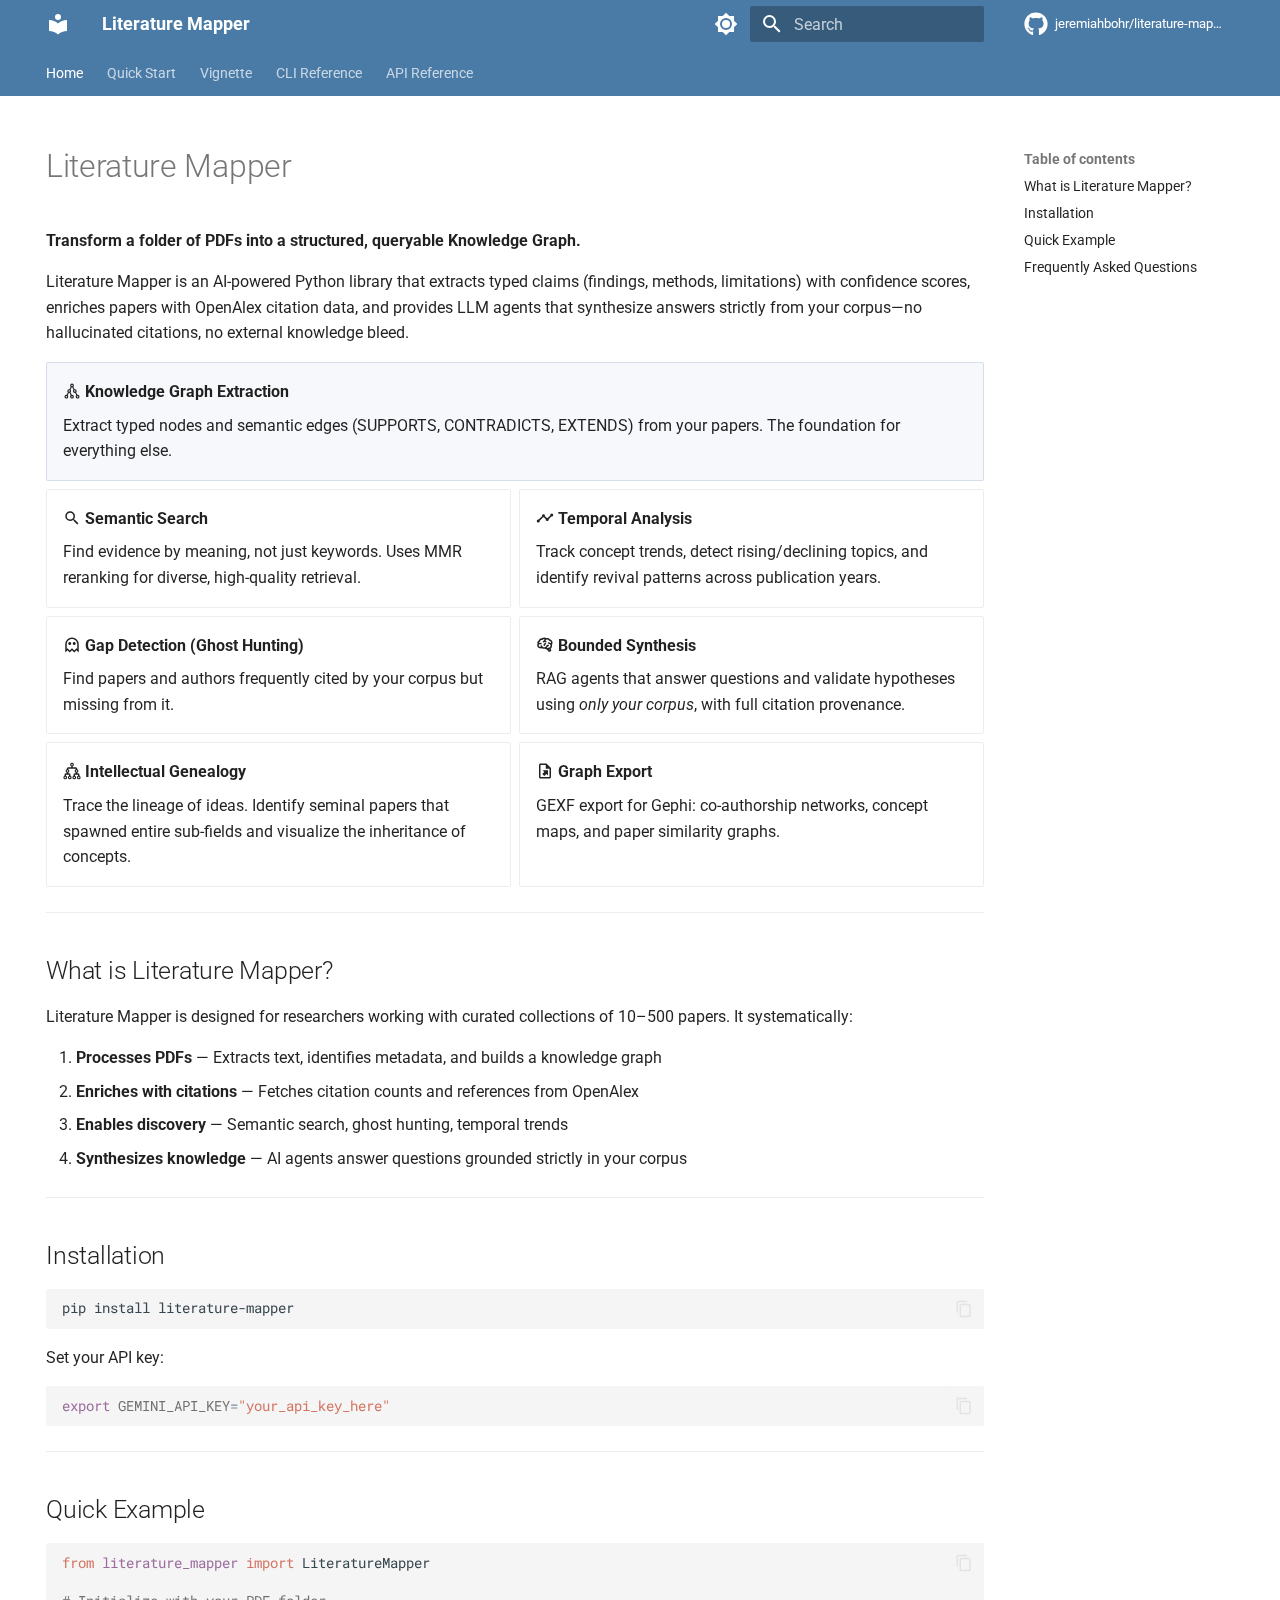
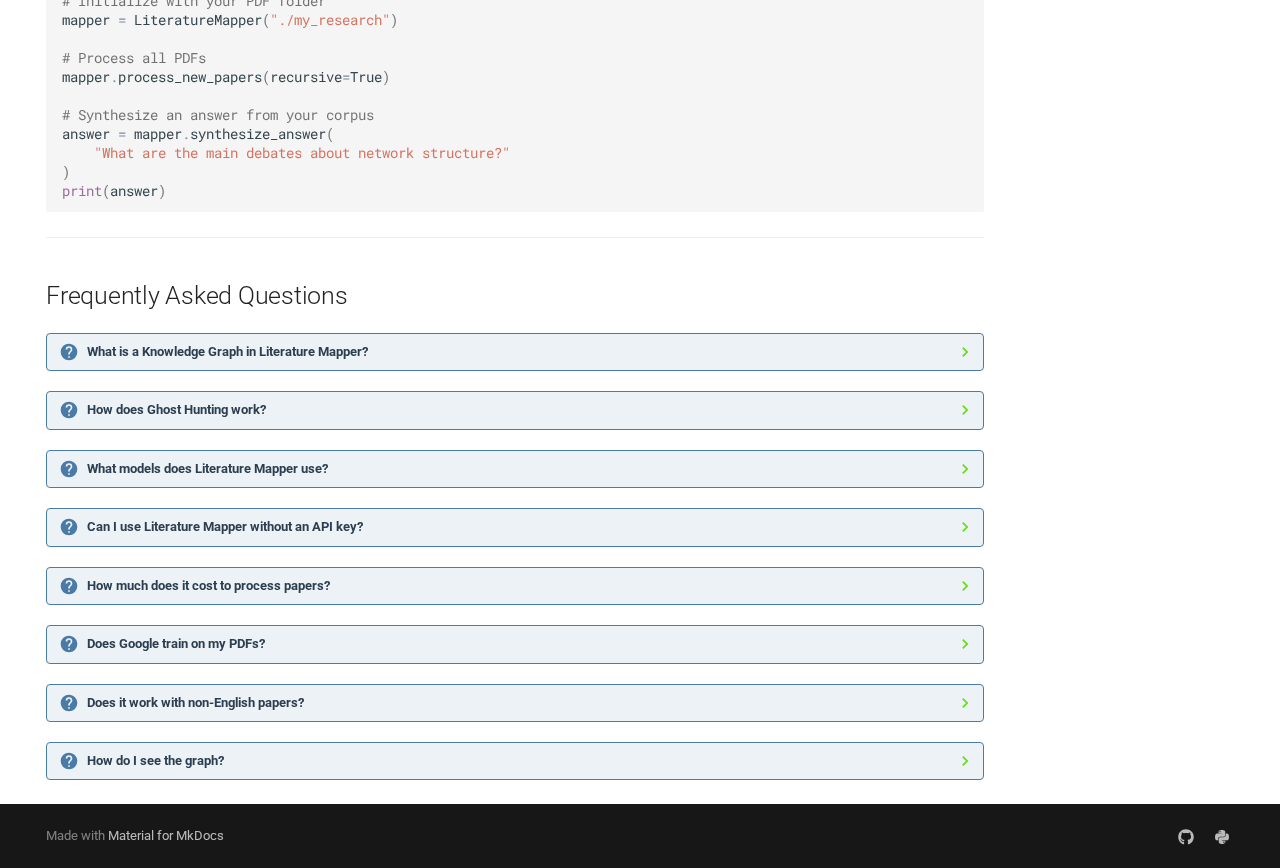
<file: index.html>
<!doctype html>
<html lang="en" class="no-js">
  <head>
    
      <meta charset="utf-8">
      <meta name="viewport" content="width=device-width,initial-scale=1">
      
        <meta name="description" content="Literature Mapper — An AI-powered Python library for systematic analysis of academic literature. Transform PDFs into queryable knowledge graphs.">
      
      
        <meta name="author" content="Jeremiah Bohr">
      
      
        <link rel="canonical" href="https://jeremiahbohr.github.io/literature-mapper/">
      
      
      
        <link rel="next" href="quickstart/">
      
      
        
      
      
      <link rel="icon" href="assets/images/favicon.png">
      <meta name="generator" content="mkdocs-1.6.1, mkdocs-material-9.7.1">
    
    
      
        <title>Literature Mapper</title>
      
    
    
      <link rel="stylesheet" href="assets/stylesheets/main.484c7ddc.min.css">
      
        
        <link rel="stylesheet" href="assets/stylesheets/palette.ab4e12ef.min.css">
      
      


    
    
      
    
    
      
        
        
        <link rel="preconnect" href="https://fonts.gstatic.com" crossorigin>
        <link rel="stylesheet" href="https://fonts.googleapis.com/css?family=Roboto:300,300i,400,400i,700,700i%7CRoboto+Mono:400,400i,700,700i&display=fallback">
        <style>:root{--md-text-font:"Roboto";--md-code-font:"Roboto Mono"}</style>
      
    
    
      <link rel="stylesheet" href="stylesheets/extra.css">
    
    <script>__md_scope=new URL(".",location),__md_hash=e=>[...e].reduce(((e,_)=>(e<<5)-e+_.charCodeAt(0)),0),__md_get=(e,_=localStorage,t=__md_scope)=>JSON.parse(_.getItem(t.pathname+"."+e)),__md_set=(e,_,t=localStorage,a=__md_scope)=>{try{t.setItem(a.pathname+"."+e,JSON.stringify(_))}catch(e){}}</script>
    
      

    
    
  </head>
  
  
    
    
      
    
    
    
    
    <body dir="ltr" data-md-color-scheme="default" data-md-color-primary="indigo" data-md-color-accent="indigo">
  
    
    <input class="md-toggle" data-md-toggle="drawer" type="checkbox" id="__drawer" autocomplete="off">
    <input class="md-toggle" data-md-toggle="search" type="checkbox" id="__search" autocomplete="off">
    <label class="md-overlay" for="__drawer"></label>
    <div data-md-component="skip">
      
        
        <a href="#literature-mapper" class="md-skip">
          Skip to content
        </a>
      
    </div>
    <div data-md-component="announce">
      
    </div>
    
    
      

<header class="md-header" data-md-component="header">
  <nav class="md-header__inner md-grid" aria-label="Header">
    <a href="." title="Literature Mapper" class="md-header__button md-logo" aria-label="Literature Mapper" data-md-component="logo">
      
  
  <svg xmlns="http://www.w3.org/2000/svg" viewBox="0 0 24 24"><path d="M12 8a3 3 0 0 0 3-3 3 3 0 0 0-3-3 3 3 0 0 0-3 3 3 3 0 0 0 3 3m0 3.54C9.64 9.35 6.5 8 3 8v11c3.5 0 6.64 1.35 9 3.54 2.36-2.19 5.5-3.54 9-3.54V8c-3.5 0-6.64 1.35-9 3.54"/></svg>

    </a>
    <label class="md-header__button md-icon" for="__drawer">
      
      <svg xmlns="http://www.w3.org/2000/svg" viewBox="0 0 24 24"><path d="M3 6h18v2H3zm0 5h18v2H3zm0 5h18v2H3z"/></svg>
    </label>
    <div class="md-header__title" data-md-component="header-title">
      <div class="md-header__ellipsis">
        <div class="md-header__topic">
          <span class="md-ellipsis">
            Literature Mapper
          </span>
        </div>
        <div class="md-header__topic" data-md-component="header-topic">
          <span class="md-ellipsis">
            
              Home
            
          </span>
        </div>
      </div>
    </div>
    
      
        <form class="md-header__option" data-md-component="palette">
  
    
    
    
    <input class="md-option" data-md-color-media="" data-md-color-scheme="default" data-md-color-primary="indigo" data-md-color-accent="indigo"  aria-label="Switch to dark mode"  type="radio" name="__palette" id="__palette_0">
    
      <label class="md-header__button md-icon" title="Switch to dark mode" for="__palette_1" hidden>
        <svg xmlns="http://www.w3.org/2000/svg" viewBox="0 0 24 24"><path d="M12 8a4 4 0 0 0-4 4 4 4 0 0 0 4 4 4 4 0 0 0 4-4 4 4 0 0 0-4-4m0 10a6 6 0 0 1-6-6 6 6 0 0 1 6-6 6 6 0 0 1 6 6 6 6 0 0 1-6 6m8-9.31V4h-4.69L12 .69 8.69 4H4v4.69L.69 12 4 15.31V20h4.69L12 23.31 15.31 20H20v-4.69L23.31 12z"/></svg>
      </label>
    
  
    
    
    
    <input class="md-option" data-md-color-media="" data-md-color-scheme="slate" data-md-color-primary="indigo" data-md-color-accent="indigo"  aria-label="Switch to light mode"  type="radio" name="__palette" id="__palette_1">
    
      <label class="md-header__button md-icon" title="Switch to light mode" for="__palette_0" hidden>
        <svg xmlns="http://www.w3.org/2000/svg" viewBox="0 0 24 24"><path d="M12 18c-.89 0-1.74-.2-2.5-.55C11.56 16.5 13 14.42 13 12s-1.44-4.5-3.5-5.45C10.26 6.2 11.11 6 12 6a6 6 0 0 1 6 6 6 6 0 0 1-6 6m8-9.31V4h-4.69L12 .69 8.69 4H4v4.69L.69 12 4 15.31V20h4.69L12 23.31 15.31 20H20v-4.69L23.31 12z"/></svg>
      </label>
    
  
</form>
      
    
    
      <script>var palette=__md_get("__palette");if(palette&&palette.color){if("(prefers-color-scheme)"===palette.color.media){var media=matchMedia("(prefers-color-scheme: light)"),input=document.querySelector(media.matches?"[data-md-color-media='(prefers-color-scheme: light)']":"[data-md-color-media='(prefers-color-scheme: dark)']");palette.color.media=input.getAttribute("data-md-color-media"),palette.color.scheme=input.getAttribute("data-md-color-scheme"),palette.color.primary=input.getAttribute("data-md-color-primary"),palette.color.accent=input.getAttribute("data-md-color-accent")}for(var[key,value]of Object.entries(palette.color))document.body.setAttribute("data-md-color-"+key,value)}</script>
    
    
    
      
      
        <label class="md-header__button md-icon" for="__search">
          
          <svg xmlns="http://www.w3.org/2000/svg" viewBox="0 0 24 24"><path d="M9.5 3A6.5 6.5 0 0 1 16 9.5c0 1.61-.59 3.09-1.56 4.23l.27.27h.79l5 5-1.5 1.5-5-5v-.79l-.27-.27A6.52 6.52 0 0 1 9.5 16 6.5 6.5 0 0 1 3 9.5 6.5 6.5 0 0 1 9.5 3m0 2C7 5 5 7 5 9.5S7 14 9.5 14 14 12 14 9.5 12 5 9.5 5"/></svg>
        </label>
        <div class="md-search" data-md-component="search" role="dialog">
  <label class="md-search__overlay" for="__search"></label>
  <div class="md-search__inner" role="search">
    <form class="md-search__form" name="search">
      <input type="text" class="md-search__input" name="query" aria-label="Search" placeholder="Search" autocapitalize="off" autocorrect="off" autocomplete="off" spellcheck="false" data-md-component="search-query" required>
      <label class="md-search__icon md-icon" for="__search">
        
        <svg xmlns="http://www.w3.org/2000/svg" viewBox="0 0 24 24"><path d="M9.5 3A6.5 6.5 0 0 1 16 9.5c0 1.61-.59 3.09-1.56 4.23l.27.27h.79l5 5-1.5 1.5-5-5v-.79l-.27-.27A6.52 6.52 0 0 1 9.5 16 6.5 6.5 0 0 1 3 9.5 6.5 6.5 0 0 1 9.5 3m0 2C7 5 5 7 5 9.5S7 14 9.5 14 14 12 14 9.5 12 5 9.5 5"/></svg>
        
        <svg xmlns="http://www.w3.org/2000/svg" viewBox="0 0 24 24"><path d="M20 11v2H8l5.5 5.5-1.42 1.42L4.16 12l7.92-7.92L13.5 5.5 8 11z"/></svg>
      </label>
      <nav class="md-search__options" aria-label="Search">
        
        <button type="reset" class="md-search__icon md-icon" title="Clear" aria-label="Clear" tabindex="-1">
          
          <svg xmlns="http://www.w3.org/2000/svg" viewBox="0 0 24 24"><path d="M19 6.41 17.59 5 12 10.59 6.41 5 5 6.41 10.59 12 5 17.59 6.41 19 12 13.41 17.59 19 19 17.59 13.41 12z"/></svg>
        </button>
      </nav>
      
        <div class="md-search__suggest" data-md-component="search-suggest"></div>
      
    </form>
    <div class="md-search__output">
      <div class="md-search__scrollwrap" tabindex="0" data-md-scrollfix>
        <div class="md-search-result" data-md-component="search-result">
          <div class="md-search-result__meta">
            Initializing search
          </div>
          <ol class="md-search-result__list" role="presentation"></ol>
        </div>
      </div>
    </div>
  </div>
</div>
      
    
    
      <div class="md-header__source">
        <a href="https://github.com/jeremiahbohr/literature-mapper" title="Go to repository" class="md-source" data-md-component="source">
  <div class="md-source__icon md-icon">
    
    <svg xmlns="http://www.w3.org/2000/svg" viewBox="0 0 512 512"><!--! Font Awesome Free 7.1.0 by @fontawesome - https://fontawesome.com License - https://fontawesome.com/license/free (Icons: CC BY 4.0, Fonts: SIL OFL 1.1, Code: MIT License) Copyright 2025 Fonticons, Inc.--><path d="M173.9 397.4c0 2-2.3 3.6-5.2 3.6-3.3.3-5.6-1.3-5.6-3.6 0-2 2.3-3.6 5.2-3.6 3-.3 5.6 1.3 5.6 3.6m-31.1-4.5c-.7 2 1.3 4.3 4.3 4.9 2.6 1 5.6 0 6.2-2s-1.3-4.3-4.3-5.2c-2.6-.7-5.5.3-6.2 2.3m44.2-1.7c-2.9.7-4.9 2.6-4.6 4.9.3 2 2.9 3.3 5.9 2.6 2.9-.7 4.9-2.6 4.6-4.6-.3-1.9-3-3.2-5.9-2.9M252.8 8C114.1 8 8 113.3 8 252c0 110.9 69.8 205.8 169.5 239.2 12.8 2.3 17.3-5.6 17.3-12.1 0-6.2-.3-40.4-.3-61.4 0 0-70 15-84.7-29.8 0 0-11.4-29.1-27.8-36.6 0 0-22.9-15.7 1.6-15.4 0 0 24.9 2 38.6 25.8 21.9 38.6 58.6 27.5 72.9 20.9 2.3-16 8.8-27.1 16-33.7-55.9-6.2-112.3-14.3-112.3-110.5 0-27.5 7.6-41.3 23.6-58.9-2.6-6.5-11.1-33.3 2.6-67.9 20.9-6.5 69 27 69 27 20-5.6 41.5-8.5 62.8-8.5s42.8 2.9 62.8 8.5c0 0 48.1-33.6 69-27 13.7 34.7 5.2 61.4 2.6 67.9 16 17.7 25.8 31.5 25.8 58.9 0 96.5-58.9 104.2-114.8 110.5 9.2 7.9 17 22.9 17 46.4 0 33.7-.3 75.4-.3 83.6 0 6.5 4.6 14.4 17.3 12.1C436.2 457.8 504 362.9 504 252 504 113.3 391.5 8 252.8 8M105.2 352.9c-1.3 1-1 3.3.7 5.2 1.6 1.6 3.9 2.3 5.2 1 1.3-1 1-3.3-.7-5.2-1.6-1.6-3.9-2.3-5.2-1m-10.8-8.1c-.7 1.3.3 2.9 2.3 3.9 1.6 1 3.6.7 4.3-.7.7-1.3-.3-2.9-2.3-3.9-2-.6-3.6-.3-4.3.7m32.4 35.6c-1.6 1.3-1 4.3 1.3 6.2 2.3 2.3 5.2 2.6 6.5 1 1.3-1.3.7-4.3-1.3-6.2-2.2-2.3-5.2-2.6-6.5-1m-11.4-14.7c-1.6 1-1.6 3.6 0 5.9s4.3 3.3 5.6 2.3c1.6-1.3 1.6-3.9 0-6.2-1.4-2.3-4-3.3-5.6-2"/></svg>
  </div>
  <div class="md-source__repository">
    jeremiahbohr/literature-mapper
  </div>
</a>
      </div>
    
  </nav>
  
</header>
    
    <div class="md-container" data-md-component="container">
      
      
        
          
            
<nav class="md-tabs" aria-label="Tabs" data-md-component="tabs">
  <div class="md-grid">
    <ul class="md-tabs__list">
      
        
  
  
  
    
  
  
    <li class="md-tabs__item md-tabs__item--active">
      <a href="." class="md-tabs__link">
        
  
  
    
  
  Home

      </a>
    </li>
  

      
        
  
  
  
  
    <li class="md-tabs__item">
      <a href="quickstart/" class="md-tabs__link">
        
  
  
    
  
  Quick Start

      </a>
    </li>
  

      
        
  
  
  
  
    
    
      <li class="md-tabs__item">
        <a href="vignette/setup/" class="md-tabs__link">
          
  
  
  Vignette

        </a>
      </li>
    
  

      
        
  
  
  
  
    <li class="md-tabs__item">
      <a href="cli/" class="md-tabs__link">
        
  
  
    
  
  CLI Reference

      </a>
    </li>
  

      
        
  
  
  
  
    <li class="md-tabs__item">
      <a href="api/" class="md-tabs__link">
        
  
  
    
  
  API Reference

      </a>
    </li>
  

      
    </ul>
  </div>
</nav>
          
        
      
      <main class="md-main" data-md-component="main">
        <div class="md-main__inner md-grid">
          
            
              
                
              
              <div class="md-sidebar md-sidebar--primary" data-md-component="sidebar" data-md-type="navigation" hidden>
                <div class="md-sidebar__scrollwrap">
                  <div class="md-sidebar__inner">
                    


  


<nav class="md-nav md-nav--primary md-nav--lifted" aria-label="Navigation" data-md-level="0">
  <label class="md-nav__title" for="__drawer">
    <a href="." title="Literature Mapper" class="md-nav__button md-logo" aria-label="Literature Mapper" data-md-component="logo">
      
  
  <svg xmlns="http://www.w3.org/2000/svg" viewBox="0 0 24 24"><path d="M12 8a3 3 0 0 0 3-3 3 3 0 0 0-3-3 3 3 0 0 0-3 3 3 3 0 0 0 3 3m0 3.54C9.64 9.35 6.5 8 3 8v11c3.5 0 6.64 1.35 9 3.54 2.36-2.19 5.5-3.54 9-3.54V8c-3.5 0-6.64 1.35-9 3.54"/></svg>

    </a>
    Literature Mapper
  </label>
  
    <div class="md-nav__source">
      <a href="https://github.com/jeremiahbohr/literature-mapper" title="Go to repository" class="md-source" data-md-component="source">
  <div class="md-source__icon md-icon">
    
    <svg xmlns="http://www.w3.org/2000/svg" viewBox="0 0 512 512"><!--! Font Awesome Free 7.1.0 by @fontawesome - https://fontawesome.com License - https://fontawesome.com/license/free (Icons: CC BY 4.0, Fonts: SIL OFL 1.1, Code: MIT License) Copyright 2025 Fonticons, Inc.--><path d="M173.9 397.4c0 2-2.3 3.6-5.2 3.6-3.3.3-5.6-1.3-5.6-3.6 0-2 2.3-3.6 5.2-3.6 3-.3 5.6 1.3 5.6 3.6m-31.1-4.5c-.7 2 1.3 4.3 4.3 4.9 2.6 1 5.6 0 6.2-2s-1.3-4.3-4.3-5.2c-2.6-.7-5.5.3-6.2 2.3m44.2-1.7c-2.9.7-4.9 2.6-4.6 4.9.3 2 2.9 3.3 5.9 2.6 2.9-.7 4.9-2.6 4.6-4.6-.3-1.9-3-3.2-5.9-2.9M252.8 8C114.1 8 8 113.3 8 252c0 110.9 69.8 205.8 169.5 239.2 12.8 2.3 17.3-5.6 17.3-12.1 0-6.2-.3-40.4-.3-61.4 0 0-70 15-84.7-29.8 0 0-11.4-29.1-27.8-36.6 0 0-22.9-15.7 1.6-15.4 0 0 24.9 2 38.6 25.8 21.9 38.6 58.6 27.5 72.9 20.9 2.3-16 8.8-27.1 16-33.7-55.9-6.2-112.3-14.3-112.3-110.5 0-27.5 7.6-41.3 23.6-58.9-2.6-6.5-11.1-33.3 2.6-67.9 20.9-6.5 69 27 69 27 20-5.6 41.5-8.5 62.8-8.5s42.8 2.9 62.8 8.5c0 0 48.1-33.6 69-27 13.7 34.7 5.2 61.4 2.6 67.9 16 17.7 25.8 31.5 25.8 58.9 0 96.5-58.9 104.2-114.8 110.5 9.2 7.9 17 22.9 17 46.4 0 33.7-.3 75.4-.3 83.6 0 6.5 4.6 14.4 17.3 12.1C436.2 457.8 504 362.9 504 252 504 113.3 391.5 8 252.8 8M105.2 352.9c-1.3 1-1 3.3.7 5.2 1.6 1.6 3.9 2.3 5.2 1 1.3-1 1-3.3-.7-5.2-1.6-1.6-3.9-2.3-5.2-1m-10.8-8.1c-.7 1.3.3 2.9 2.3 3.9 1.6 1 3.6.7 4.3-.7.7-1.3-.3-2.9-2.3-3.9-2-.6-3.6-.3-4.3.7m32.4 35.6c-1.6 1.3-1 4.3 1.3 6.2 2.3 2.3 5.2 2.6 6.5 1 1.3-1.3.7-4.3-1.3-6.2-2.2-2.3-5.2-2.6-6.5-1m-11.4-14.7c-1.6 1-1.6 3.6 0 5.9s4.3 3.3 5.6 2.3c1.6-1.3 1.6-3.9 0-6.2-1.4-2.3-4-3.3-5.6-2"/></svg>
  </div>
  <div class="md-source__repository">
    jeremiahbohr/literature-mapper
  </div>
</a>
    </div>
  
  <ul class="md-nav__list" data-md-scrollfix>
    
      
      
  
  
    
  
  
  
    <li class="md-nav__item md-nav__item--active">
      
      <input class="md-nav__toggle md-toggle" type="checkbox" id="__toc">
      
      
        
      
      
        <label class="md-nav__link md-nav__link--active" for="__toc">
          
  
  
  <span class="md-ellipsis">
    
  
    Home
  

    
  </span>
  
  

          <span class="md-nav__icon md-icon"></span>
        </label>
      
      <a href="." class="md-nav__link md-nav__link--active">
        
  
  
  <span class="md-ellipsis">
    
  
    Home
  

    
  </span>
  
  

      </a>
      
        

<nav class="md-nav md-nav--secondary" aria-label="Table of contents">
  
  
  
    
  
  
    <label class="md-nav__title" for="__toc">
      <span class="md-nav__icon md-icon"></span>
      Table of contents
    </label>
    <ul class="md-nav__list" data-md-component="toc" data-md-scrollfix>
      
        <li class="md-nav__item">
  <a href="#what-is-literature-mapper" class="md-nav__link">
    <span class="md-ellipsis">
      
        What is Literature Mapper?
      
    </span>
  </a>
  
</li>
      
        <li class="md-nav__item">
  <a href="#installation" class="md-nav__link">
    <span class="md-ellipsis">
      
        Installation
      
    </span>
  </a>
  
</li>
      
        <li class="md-nav__item">
  <a href="#quick-example" class="md-nav__link">
    <span class="md-ellipsis">
      
        Quick Example
      
    </span>
  </a>
  
</li>
      
        <li class="md-nav__item">
  <a href="#frequently-asked-questions" class="md-nav__link">
    <span class="md-ellipsis">
      
        Frequently Asked Questions
      
    </span>
  </a>
  
</li>
      
    </ul>
  
</nav>
      
    </li>
  

    
      
      
  
  
  
  
    <li class="md-nav__item">
      <a href="quickstart/" class="md-nav__link">
        
  
  
  <span class="md-ellipsis">
    
  
    Quick Start
  

    
  </span>
  
  

      </a>
    </li>
  

    
      
      
  
  
  
  
    
    
    
    
      
      
        
      
    
    
    <li class="md-nav__item md-nav__item--nested">
      
        
        
          
        
        <input class="md-nav__toggle md-toggle md-toggle--indeterminate" type="checkbox" id="__nav_3" >
        
          
          <label class="md-nav__link" for="__nav_3" id="__nav_3_label" tabindex="0">
            
  
  
  <span class="md-ellipsis">
    
  
    Vignette
  

    
  </span>
  
  

            <span class="md-nav__icon md-icon"></span>
          </label>
        
        <nav class="md-nav" data-md-level="1" aria-labelledby="__nav_3_label" aria-expanded="false">
          <label class="md-nav__title" for="__nav_3">
            <span class="md-nav__icon md-icon"></span>
            
  
    Vignette
  

          </label>
          <ul class="md-nav__list" data-md-scrollfix>
            
              
                
  
  
  
  
    <li class="md-nav__item">
      <a href="vignette/setup/" class="md-nav__link">
        
  
  
  <span class="md-ellipsis">
    
  
    Setup & Corpus
  

    
  </span>
  
  

      </a>
    </li>
  

              
            
              
                
  
  
  
  
    <li class="md-nav__item">
      <a href="vignette/search/" class="md-nav__link">
        
  
  
  <span class="md-ellipsis">
    
  
    Search & Retrieval
  

    
  </span>
  
  

      </a>
    </li>
  

              
            
              
                
  
  
  
  
    <li class="md-nav__item">
      <a href="vignette/citations/" class="md-nav__link">
        
  
  
  <span class="md-ellipsis">
    
  
    Citation Analysis
  

    
  </span>
  
  

      </a>
    </li>
  

              
            
              
                
  
  
  
  
    <li class="md-nav__item">
      <a href="vignette/ghosts/" class="md-nav__link">
        
  
  
  <span class="md-ellipsis">
    
  
    Ghost Hunting
  

    
  </span>
  
  

      </a>
    </li>
  

              
            
              
                
  
  
  
  
    <li class="md-nav__item">
      <a href="vignette/temporal/" class="md-nav__link">
        
  
  
  <span class="md-ellipsis">
    
  
    Temporal Analysis
  

    
  </span>
  
  

      </a>
    </li>
  

              
            
              
                
  
  
  
  
    <li class="md-nav__item">
      <a href="vignette/genealogy/" class="md-nav__link">
        
  
  
  <span class="md-ellipsis">
    
  
    Intellectual Genealogy
  

    
  </span>
  
  

      </a>
    </li>
  

              
            
              
                
  
  
  
  
    <li class="md-nav__item">
      <a href="vignette/synthesis/" class="md-nav__link">
        
  
  
  <span class="md-ellipsis">
    
  
    AI Synthesis
  

    
  </span>
  
  

      </a>
    </li>
  

              
            
              
                
  
  
  
  
    <li class="md-nav__item">
      <a href="vignette/export/" class="md-nav__link">
        
  
  
  <span class="md-ellipsis">
    
  
    Export & Visualization
  

    
  </span>
  
  

      </a>
    </li>
  

              
            
          </ul>
        </nav>
      
    </li>
  

    
      
      
  
  
  
  
    <li class="md-nav__item">
      <a href="cli/" class="md-nav__link">
        
  
  
  <span class="md-ellipsis">
    
  
    CLI Reference
  

    
  </span>
  
  

      </a>
    </li>
  

    
      
      
  
  
  
  
    <li class="md-nav__item">
      <a href="api/" class="md-nav__link">
        
  
  
  <span class="md-ellipsis">
    
  
    API Reference
  

    
  </span>
  
  

      </a>
    </li>
  

    
  </ul>
</nav>
                  </div>
                </div>
              </div>
            
            
              
                
              
              <div class="md-sidebar md-sidebar--secondary" data-md-component="sidebar" data-md-type="toc" >
                <div class="md-sidebar__scrollwrap">
                  <div class="md-sidebar__inner">
                    

<nav class="md-nav md-nav--secondary" aria-label="Table of contents">
  
  
  
    
  
  
    <label class="md-nav__title" for="__toc">
      <span class="md-nav__icon md-icon"></span>
      Table of contents
    </label>
    <ul class="md-nav__list" data-md-component="toc" data-md-scrollfix>
      
        <li class="md-nav__item">
  <a href="#what-is-literature-mapper" class="md-nav__link">
    <span class="md-ellipsis">
      
        What is Literature Mapper?
      
    </span>
  </a>
  
</li>
      
        <li class="md-nav__item">
  <a href="#installation" class="md-nav__link">
    <span class="md-ellipsis">
      
        Installation
      
    </span>
  </a>
  
</li>
      
        <li class="md-nav__item">
  <a href="#quick-example" class="md-nav__link">
    <span class="md-ellipsis">
      
        Quick Example
      
    </span>
  </a>
  
</li>
      
        <li class="md-nav__item">
  <a href="#frequently-asked-questions" class="md-nav__link">
    <span class="md-ellipsis">
      
        Frequently Asked Questions
      
    </span>
  </a>
  
</li>
      
    </ul>
  
</nav>
                  </div>
                </div>
              </div>
            
          
          
            <div class="md-content" data-md-component="content">
              
              <article class="md-content__inner md-typeset">
                
                  
  



  
  


<h1 id="literature-mapper">Literature Mapper<a class="headerlink" href="#literature-mapper" title="Permanent link">&para;</a></h1>
<p><strong>Transform a folder of PDFs into a structured, queryable Knowledge Graph.</strong></p>
<p>Literature Mapper is an AI-powered Python library that extracts typed claims (findings, methods, limitations) with confidence scores, enriches papers with OpenAlex citation data, and provides LLM agents that synthesize answers strictly from your corpus—no hallucinated citations, no external knowledge bleed.</p>
<div class="grid cards">
<ul>
<li>
<p><span class="twemoji"><svg xmlns="http://www.w3.org/2000/svg" viewBox="0 0 24 24"><path d="M19.5 17c-.14 0-.26 0-.39.04L17.5 13.8c.45-.45.75-1.09.75-1.8a2.5 2.5 0 0 0-2.5-2.5c-.14 0-.25 0-.4.04L13.74 6.3c.47-.46.76-1.09.76-1.8a2.5 2.5 0 0 0-5 0c0 .7.29 1.34.76 1.79L8.65 9.54c-.15-.04-.26-.04-.4-.04a2.5 2.5 0 0 0-2.5 2.5c0 .71.29 1.34.75 1.79l-1.61 3.25C4.76 17 4.64 17 4.5 17a2.5 2.5 0 0 0 0 5A2.5 2.5 0 0 0 7 19.5c0-.7-.29-1.34-.76-1.79l1.62-3.25c.14.04.26.04.39.04s.25 0 .38-.04l1.63 3.25c-.47.45-.76 1.09-.76 1.79a2.5 2.5 0 0 0 5 0A2.5 2.5 0 0 0 12 17c-.13 0-.26 0-.39.04L10 13.8c.45-.45.75-1.09.75-1.8 0-.7-.29-1.33-.75-1.79l1.61-3.25c.13.04.26.04.39.04s.26 0 .39-.04L14 10.21a2.5 2.5 0 0 0 1.75 4.29c.13 0 .25 0 .38-.04l1.63 3.25c-.47.45-.76 1.09-.76 1.79a2.5 2.5 0 0 0 5 0 2.5 2.5 0 0 0-2.5-2.5m-15 3.5c-.55 0-1-.45-1-1s.45-1 1-1 1 .45 1 1-.45 1-1 1m8.5-1c0 .55-.45 1-1 1s-1-.45-1-1 .45-1 1-1 1 .45 1 1M7.25 12c0-.55.45-1 1-1s1 .45 1 1-.45 1-1 1-1-.45-1-1M11 4.5c0-.55.45-1 1-1s1 .45 1 1-.45 1-1 1-1-.45-1-1m3.75 7.5c0-.55.45-1 1-1s1 .45 1 1-.45 1-1 1-1-.45-1-1m4.75 8.5c-.55 0-1-.45-1-1s.45-1 1-1 1 .45 1 1-.45 1-1 1"/></svg></span> <strong>Knowledge Graph Extraction</strong></p>
<p>Extract typed nodes and semantic edges (SUPPORTS, CONTRADICTS, EXTENDS) from your papers. The foundation for everything else.</p>
</li>
<li>
<p><span class="twemoji"><svg xmlns="http://www.w3.org/2000/svg" viewBox="0 0 24 24"><path d="M9.5 3A6.5 6.5 0 0 1 16 9.5c0 1.61-.59 3.09-1.56 4.23l.27.27h.79l5 5-1.5 1.5-5-5v-.79l-.27-.27A6.52 6.52 0 0 1 9.5 16 6.5 6.5 0 0 1 3 9.5 6.5 6.5 0 0 1 9.5 3m0 2C7 5 5 7 5 9.5S7 14 9.5 14 14 12 14 9.5 12 5 9.5 5"/></svg></span> <strong>Semantic Search</strong></p>
<p>Find evidence by meaning, not just keywords. Uses MMR reranking for diverse, high-quality retrieval.</p>
</li>
<li>
<p><span class="twemoji"><svg xmlns="http://www.w3.org/2000/svg" viewBox="0 0 24 24"><path d="m3 14 .5.07L8.07 9.5a1.95 1.95 0 0 1 .52-1.91c.78-.79 2.04-.79 2.82 0 .53.52.7 1.26.52 1.91l2.57 2.57.5-.07c.18 0 .35 0 .5.07l3.57-3.57C19 8.35 19 8.18 19 8a2 2 0 0 1 2-2 2 2 0 0 1 2 2 2 2 0 0 1-2 2c-.18 0-.35 0-.5-.07l-3.57 3.57c.07.15.07.32.07.5a2 2 0 0 1-2 2 2 2 0 0 1-2-2l.07-.5-2.57-2.57c-.32.07-.68.07-1 0L4.93 15.5 5 16a2 2 0 0 1-2 2 2 2 0 0 1-2-2 2 2 0 0 1 2-2"/></svg></span> <strong>Temporal Analysis</strong></p>
<p>Track concept trends, detect rising/declining topics, and identify revival patterns across publication years.</p>
</li>
<li>
<p><span class="twemoji"><svg xmlns="http://www.w3.org/2000/svg" viewBox="0 0 24 24"><path d="M12 2a9 9 0 0 0-9 9v11l3-3 3 3 3-3 3 3 3-3 3 3V11a9 9 0 0 0-9-9m7 15.17-1-1-1.41 1.42L15 19.17l-1.59-1.58L12 16.17l-1.41 1.42L9 19.17l-1.59-1.58L6 16.17l-1 1V11c0-3.86 3.14-7 7-7s7 3.14 7 7zM11 10c0 1.11-.89 2-2 2s-2-.89-2-2 .9-2 2-2 2 .9 2 2m6 0c0 1.11-.89 2-2 2s-2-.89-2-2 .9-2 2-2 2 .9 2 2"/></svg></span> <strong>Gap Detection (Ghost Hunting)</strong></p>
<p>Find papers and authors frequently cited by your corpus but missing from it.</p>
</li>
<li>
<p><span class="twemoji"><svg xmlns="http://www.w3.org/2000/svg" viewBox="0 0 24 24"><path d="M21.33 12.91c.09 1.55-.62 3.04-1.89 3.95l.77 1.49c.23.45.26.98.06 1.45-.19.47-.58.84-1.06 1l-.79.25a1.687 1.687 0 0 1-1.86-.55L14.44 18c-.89-.15-1.73-.53-2.44-1.1-.5.15-1 .23-1.5.23-.88 0-1.76-.27-2.5-.79-.53.16-1.07.23-1.62.22-.79.01-1.57-.15-2.3-.45a4.1 4.1 0 0 1-2.43-3.61c-.08-.72.04-1.45.35-2.11-.29-.75-.32-1.57-.07-2.33C2.3 7.11 3 6.32 3.87 5.82c.58-1.69 2.21-2.82 4-2.7 1.6-1.5 4.05-1.66 5.83-.37.42-.11.86-.17 1.3-.17 1.36-.03 2.65.57 3.5 1.64 2.04.53 3.5 2.35 3.58 4.47.05 1.11-.25 2.2-.86 3.13.07.36.11.72.11 1.09m-5-1.41c.57.07 1.02.5 1.02 1.07a1 1 0 0 1-1 1h-.63c-.32.9-.88 1.69-1.62 2.29.25.09.51.14.77.21 5.13-.07 4.53-3.2 4.53-3.25a2.59 2.59 0 0 0-2.69-2.49 1 1 0 0 1-1-1 1 1 0 0 1 1-1c1.23.03 2.41.49 3.33 1.3.05-.29.08-.59.08-.89-.06-1.24-.62-2.32-2.87-2.53-1.25-2.96-4.4-1.32-4.4-.4-.03.23.21.72.25.75a1 1 0 0 1 1 1c0 .55-.45 1-1 1-.53-.02-1.03-.22-1.43-.56-.48.31-1.03.5-1.6.56-.57.05-1.04-.35-1.07-.9a.97.97 0 0 1 .88-1.1c.16-.02.94-.14.94-.77 0-.66.25-1.29.68-1.79-.92-.25-1.91.08-2.91 1.29C6.75 5 6 5.25 5.45 7.2 4.5 7.67 4 8 3.78 9c1.08-.22 2.19-.13 3.22.25.5.19.78.75.59 1.29-.19.52-.77.78-1.29.59-.73-.32-1.55-.34-2.3-.06-.32.27-.32.83-.32 1.27 0 .74.37 1.43 1 1.83.53.27 1.12.41 1.71.4q-.225-.39-.39-.81a1.038 1.038 0 0 1 1.96-.68c.4 1.14 1.42 1.92 2.62 2.05 1.37-.07 2.59-.88 3.19-2.13.23-1.38 1.34-1.5 2.56-1.5m2 7.47-.62-1.3-.71.16 1 1.25zm-4.65-8.61a1 1 0 0 0-.91-1.03c-.71-.04-1.4.2-1.93.67-.57.58-.87 1.38-.84 2.19a1 1 0 0 0 1 1c.57 0 1-.45 1-1 0-.27.07-.54.23-.76.12-.1.27-.15.43-.15.55.03 1.02-.38 1.02-.92"/></svg></span> <strong>Bounded Synthesis</strong></p>
<p>RAG agents that answer questions and validate hypotheses using <em>only your corpus</em>, with full citation provenance.</p>
</li>
<li>
<p><span class="twemoji"><svg xmlns="http://www.w3.org/2000/svg" viewBox="0 0 24 24"><path d="M12 1a2.5 2.5 0 0 0-2.5 2.5A2.5 2.5 0 0 0 11 5.79V7H7a2 2 0 0 0-2 2v.71A2.5 2.5 0 0 0 3.5 12 2.5 2.5 0 0 0 5 14.29V15H4a2 2 0 0 0-2 2v1.21A2.5 2.5 0 0 0 .5 20.5 2.5 2.5 0 0 0 3 23a2.5 2.5 0 0 0 2.5-2.5A2.5 2.5 0 0 0 4 18.21V17h4v1.21a2.5 2.5 0 0 0-1.5 2.29A2.5 2.5 0 0 0 9 23a2.5 2.5 0 0 0 2.5-2.5 2.5 2.5 0 0 0-1.5-2.29V17a2 2 0 0 0-2-2H7v-.71A2.5 2.5 0 0 0 8.5 12 2.5 2.5 0 0 0 7 9.71V9h10v.71A2.5 2.5 0 0 0 15.5 12a2.5 2.5 0 0 0 1.5 2.29V15h-1a2 2 0 0 0-2 2v1.21a2.5 2.5 0 0 0-1.5 2.29A2.5 2.5 0 0 0 15 23a2.5 2.5 0 0 0 2.5-2.5 2.5 2.5 0 0 0-1.5-2.29V17h4v1.21a2.5 2.5 0 0 0-1.5 2.29A2.5 2.5 0 0 0 21 23a2.5 2.5 0 0 0 2.5-2.5 2.5 2.5 0 0 0-1.5-2.29V17a2 2 0 0 0-2-2h-1v-.71A2.5 2.5 0 0 0 20.5 12 2.5 2.5 0 0 0 19 9.71V9a2 2 0 0 0-2-2h-4V5.79a2.5 2.5 0 0 0 1.5-2.29A2.5 2.5 0 0 0 12 1m0 1.5a1 1 0 0 1 1 1 1 1 0 0 1-1 1 1 1 0 0 1-1-1 1 1 0 0 1 1-1M6 11a1 1 0 0 1 1 1 1 1 0 0 1-1 1 1 1 0 0 1-1-1 1 1 0 0 1 1-1m12 0a1 1 0 0 1 1 1 1 1 0 0 1-1 1 1 1 0 0 1-1-1 1 1 0 0 1 1-1M3 19.5a1 1 0 0 1 1 1 1 1 0 0 1-1 1 1 1 0 0 1-1-1 1 1 0 0 1 1-1m6 0a1 1 0 0 1 1 1 1 1 0 0 1-1 1 1 1 0 0 1-1-1 1 1 0 0 1 1-1m6 0a1 1 0 0 1 1 1 1 1 0 0 1-1 1 1 1 0 0 1-1-1 1 1 0 0 1 1-1m6 0a1 1 0 0 1 1 1 1 1 0 0 1-1 1 1 1 0 0 1-1-1 1 1 0 0 1 1-1"/></svg></span> <strong>Intellectual Genealogy</strong></p>
<p>Trace the lineage of ideas. Identify seminal papers that spawned entire sub-fields and visualize the inheritance of concepts.</p>
</li>
<li>
<p><span class="twemoji"><svg xmlns="http://www.w3.org/2000/svg" viewBox="0 0 24 24"><path d="M14 2H6c-1.1 0-2 .9-2 2v16c0 1.1.9 2 2 2h12c1.1 0 2-.9 2-2V8zm4 18H6V4h7v5h5zm-2-9v7.1L13.9 16l-2.8 2.8L8.3 16l2.8-2.8L8.9 11z"/></svg></span> <strong>Graph Export</strong></p>
<p>GEXF export for Gephi: co-authorship networks, concept maps, and paper similarity graphs.</p>
</li>
</ul>
</div>
<hr />
<h2 id="what-is-literature-mapper">What is Literature Mapper?<a class="headerlink" href="#what-is-literature-mapper" title="Permanent link">&para;</a></h2>
<p>Literature Mapper is designed for researchers working with curated collections of 10–500 papers. It systematically:</p>
<ol>
<li><strong>Processes PDFs</strong> — Extracts text, identifies metadata, and builds a knowledge graph</li>
<li><strong>Enriches with citations</strong> — Fetches citation counts and references from OpenAlex</li>
<li><strong>Enables discovery</strong> — Semantic search, ghost hunting, temporal trends</li>
<li><strong>Synthesizes knowledge</strong> — AI agents answer questions grounded strictly in your corpus</li>
</ol>
<hr />
<h2 id="installation">Installation<a class="headerlink" href="#installation" title="Permanent link">&para;</a></h2>
<div class="highlight"><pre><span></span><code><a id="__codelineno-0-1" name="__codelineno-0-1" href="#__codelineno-0-1"></a>pip<span class="w"> </span>install<span class="w"> </span>literature-mapper
</code></pre></div>
<p>Set your API key:</p>
<div class="highlight"><pre><span></span><code><a id="__codelineno-1-1" name="__codelineno-1-1" href="#__codelineno-1-1"></a><span class="nb">export</span><span class="w"> </span><span class="nv">GEMINI_API_KEY</span><span class="o">=</span><span class="s2">&quot;your_api_key_here&quot;</span>
</code></pre></div>
<hr />
<h2 id="quick-example">Quick Example<a class="headerlink" href="#quick-example" title="Permanent link">&para;</a></h2>
<div class="highlight"><pre><span></span><code><a id="__codelineno-2-1" name="__codelineno-2-1" href="#__codelineno-2-1"></a><span class="kn">from</span><span class="w"> </span><span class="nn">literature_mapper</span><span class="w"> </span><span class="kn">import</span> <span class="n">LiteratureMapper</span>
<a id="__codelineno-2-2" name="__codelineno-2-2" href="#__codelineno-2-2"></a>
<a id="__codelineno-2-3" name="__codelineno-2-3" href="#__codelineno-2-3"></a><span class="c1"># Initialize with your PDF folder</span>
<a id="__codelineno-2-4" name="__codelineno-2-4" href="#__codelineno-2-4"></a><span class="n">mapper</span> <span class="o">=</span> <span class="n">LiteratureMapper</span><span class="p">(</span><span class="s2">&quot;./my_research&quot;</span><span class="p">)</span>
<a id="__codelineno-2-5" name="__codelineno-2-5" href="#__codelineno-2-5"></a>
<a id="__codelineno-2-6" name="__codelineno-2-6" href="#__codelineno-2-6"></a><span class="c1"># Process all PDFs</span>
<a id="__codelineno-2-7" name="__codelineno-2-7" href="#__codelineno-2-7"></a><span class="n">mapper</span><span class="o">.</span><span class="n">process_new_papers</span><span class="p">(</span><span class="n">recursive</span><span class="o">=</span><span class="kc">True</span><span class="p">)</span>
<a id="__codelineno-2-8" name="__codelineno-2-8" href="#__codelineno-2-8"></a>
<a id="__codelineno-2-9" name="__codelineno-2-9" href="#__codelineno-2-9"></a><span class="c1"># Synthesize an answer from your corpus</span>
<a id="__codelineno-2-10" name="__codelineno-2-10" href="#__codelineno-2-10"></a><span class="n">answer</span> <span class="o">=</span> <span class="n">mapper</span><span class="o">.</span><span class="n">synthesize_answer</span><span class="p">(</span>
<a id="__codelineno-2-11" name="__codelineno-2-11" href="#__codelineno-2-11"></a>    <span class="s2">&quot;What are the main debates about network structure?&quot;</span>
<a id="__codelineno-2-12" name="__codelineno-2-12" href="#__codelineno-2-12"></a><span class="p">)</span>
<a id="__codelineno-2-13" name="__codelineno-2-13" href="#__codelineno-2-13"></a><span class="nb">print</span><span class="p">(</span><span class="n">answer</span><span class="p">)</span>
</code></pre></div>
<hr />
<h2 id="frequently-asked-questions">Frequently Asked Questions<a class="headerlink" href="#frequently-asked-questions" title="Permanent link">&para;</a></h2>
<details class="question">
<summary>What is a Knowledge Graph in Literature Mapper?</summary>
<p>A Knowledge Graph (KG) is a structured representation of your academic literature. Each paper becomes a node, connected to concepts, findings, methods, and limitations it discusses. Edges represent relationships like SUPPORTS, CONTRADICTS, or EXTENDS.</p>
</details>
<details class="question">
<summary>How does Ghost Hunting work?</summary>
<p>Ghost Hunting uses your corpus's citation data to find structural gaps. "Bibliographic ghosts" are papers frequently cited by your corpus but not included. "Author ghosts" are researchers cited often but not represented.</p>
</details>
<details class="question">
<summary>What models does Literature Mapper use?</summary>
<p>Literature Mapper uses Google's Gemini models for text extraction and synthesis, and <code>text-embedding-004</code> for semantic embeddings. All processing happens via the Gemini API.</p>
</details>
<details class="question">
<summary>Can I use Literature Mapper without an API key?</summary>
<p>No, a Gemini API key is required for processing PDFs and synthesis. However, once papers are processed, many analysis features (search, ghost hunting, export) work offline.</p>
</details>
<details class="question">
<summary>How much does it cost to process papers?</summary>
<p>Approximately <strong>$0.50 USD for 50 papers</strong> via the Gemini API. Costs vary based on paper length.</p>
</details>
<details class="question">
<summary>Does Google train on my PDFs?</summary>
<p><strong>No.</strong> Literature Mapper uses the paid tier of the Gemini API (via your API key), which has a strict zero-data-retention policy. Your data is not used to train models.</p>
</details>
<details class="question">
<summary>Does it work with non-English papers?</summary>
<p><strong>Yes.</strong> Because Gemini is natively multilingual, Literature Mapper can process, index, and synthesize answers from papers in German, French, Chinese, Japanese, and many other languages without translation steps.</p>
</details>
<details class="question">
<summary>How do I see the graph?</summary>
<p>You can export your Knowledge Graph to GEXF format using the <code>viz</code> command (<code>literature-mapper viz ./my_research</code>). This file can be opened in <strong>Gephi</strong>, a free open-source visualization tool, to explore connection clusters and intellectual genealogies.</p>
</details>







  
  




  



                
              </article>
            </div>
          
          
  <script>var tabs=__md_get("__tabs");if(Array.isArray(tabs))e:for(var set of document.querySelectorAll(".tabbed-set")){var labels=set.querySelector(".tabbed-labels");for(var tab of tabs)for(var label of labels.getElementsByTagName("label"))if(label.innerText.trim()===tab){var input=document.getElementById(label.htmlFor);input.checked=!0;continue e}}</script>

<script>var target=document.getElementById(location.hash.slice(1));target&&target.name&&(target.checked=target.name.startsWith("__tabbed_"))</script>
        </div>
        
          <button type="button" class="md-top md-icon" data-md-component="top" hidden>
  
  <svg xmlns="http://www.w3.org/2000/svg" viewBox="0 0 24 24"><path d="M13 20h-2V8l-5.5 5.5-1.42-1.42L12 4.16l7.92 7.92-1.42 1.42L13 8z"/></svg>
  Back to top
</button>
        
      </main>
      
        <footer class="md-footer">
  
  <div class="md-footer-meta md-typeset">
    <div class="md-footer-meta__inner md-grid">
      <div class="md-copyright">
  
  
    Made with
    <a href="https://squidfunk.github.io/mkdocs-material/" target="_blank" rel="noopener">
      Material for MkDocs
    </a>
  
</div>
      
        
<div class="md-social">
  
    
    
    
    
      
      
    
    <a href="https://github.com/jeremiahbohr/literature-mapper" target="_blank" rel="noopener" title="github.com" class="md-social__link">
      <svg xmlns="http://www.w3.org/2000/svg" viewBox="0 0 512 512"><!--! Font Awesome Free 7.1.0 by @fontawesome - https://fontawesome.com License - https://fontawesome.com/license/free (Icons: CC BY 4.0, Fonts: SIL OFL 1.1, Code: MIT License) Copyright 2025 Fonticons, Inc.--><path d="M173.9 397.4c0 2-2.3 3.6-5.2 3.6-3.3.3-5.6-1.3-5.6-3.6 0-2 2.3-3.6 5.2-3.6 3-.3 5.6 1.3 5.6 3.6m-31.1-4.5c-.7 2 1.3 4.3 4.3 4.9 2.6 1 5.6 0 6.2-2s-1.3-4.3-4.3-5.2c-2.6-.7-5.5.3-6.2 2.3m44.2-1.7c-2.9.7-4.9 2.6-4.6 4.9.3 2 2.9 3.3 5.9 2.6 2.9-.7 4.9-2.6 4.6-4.6-.3-1.9-3-3.2-5.9-2.9M252.8 8C114.1 8 8 113.3 8 252c0 110.9 69.8 205.8 169.5 239.2 12.8 2.3 17.3-5.6 17.3-12.1 0-6.2-.3-40.4-.3-61.4 0 0-70 15-84.7-29.8 0 0-11.4-29.1-27.8-36.6 0 0-22.9-15.7 1.6-15.4 0 0 24.9 2 38.6 25.8 21.9 38.6 58.6 27.5 72.9 20.9 2.3-16 8.8-27.1 16-33.7-55.9-6.2-112.3-14.3-112.3-110.5 0-27.5 7.6-41.3 23.6-58.9-2.6-6.5-11.1-33.3 2.6-67.9 20.9-6.5 69 27 69 27 20-5.6 41.5-8.5 62.8-8.5s42.8 2.9 62.8 8.5c0 0 48.1-33.6 69-27 13.7 34.7 5.2 61.4 2.6 67.9 16 17.7 25.8 31.5 25.8 58.9 0 96.5-58.9 104.2-114.8 110.5 9.2 7.9 17 22.9 17 46.4 0 33.7-.3 75.4-.3 83.6 0 6.5 4.6 14.4 17.3 12.1C436.2 457.8 504 362.9 504 252 504 113.3 391.5 8 252.8 8M105.2 352.9c-1.3 1-1 3.3.7 5.2 1.6 1.6 3.9 2.3 5.2 1 1.3-1 1-3.3-.7-5.2-1.6-1.6-3.9-2.3-5.2-1m-10.8-8.1c-.7 1.3.3 2.9 2.3 3.9 1.6 1 3.6.7 4.3-.7.7-1.3-.3-2.9-2.3-3.9-2-.6-3.6-.3-4.3.7m32.4 35.6c-1.6 1.3-1 4.3 1.3 6.2 2.3 2.3 5.2 2.6 6.5 1 1.3-1.3.7-4.3-1.3-6.2-2.2-2.3-5.2-2.6-6.5-1m-11.4-14.7c-1.6 1-1.6 3.6 0 5.9s4.3 3.3 5.6 2.3c1.6-1.3 1.6-3.9 0-6.2-1.4-2.3-4-3.3-5.6-2"/></svg>
    </a>
  
    
    
    
    
      
      
    
    <a href="https://pypi.org/project/literature-mapper/" target="_blank" rel="noopener" title="pypi.org" class="md-social__link">
      <svg xmlns="http://www.w3.org/2000/svg" viewBox="0 0 448 512"><!--! Font Awesome Free 7.1.0 by @fontawesome - https://fontawesome.com License - https://fontawesome.com/license/free (Icons: CC BY 4.0, Fonts: SIL OFL 1.1, Code: MIT License) Copyright 2025 Fonticons, Inc.--><path d="M439.8 200.5c-7.7-30.9-22.3-54.2-53.4-54.2h-40.1v47.4c0 36.8-31.2 67.8-66.8 67.8H172.7c-29.2 0-53.4 25-53.4 54.3v101.8c0 29 25.2 46 53.4 54.3 33.8 9.9 66.3 11.7 106.8 0 26.9-7.8 53.4-23.5 53.4-54.3v-40.7H226.2v-13.6h160.2c31.1 0 42.6-21.7 53.4-54.2 11.2-33.5 10.7-65.7 0-108.6M286.2 444.7a20.4 20.4 0 1 1 0-40.7 20.4 20.4 0 1 1 0 40.7M167.8 248.1h106.8c29.7 0 53.4-24.5 53.4-54.3V91.9c0-29-24.4-50.7-53.4-55.6-35.8-5.9-74.7-5.6-106.8.1-45.2 8-53.4 24.7-53.4 55.6v40.7h106.9v13.6h-147c-31.1 0-58.3 18.7-66.8 54.2-9.8 40.7-10.2 66.1 0 108.6 7.6 31.6 25.7 54.2 56.8 54.2H101v-48.8c0-35.3 30.5-66.4 66.8-66.4m-6.6-183.4a20.4 20.4 0 1 1 0 40.8 20.4 20.4 0 1 1 0-40.8"/></svg>
    </a>
  
</div>
      
    </div>
  </div>
</footer>
      
    </div>
    <div class="md-dialog" data-md-component="dialog">
      <div class="md-dialog__inner md-typeset"></div>
    </div>
    
    
    
      
      
      <script id="__config" type="application/json">{"annotate": null, "base": ".", "features": ["navigation.tabs", "navigation.sections", "navigation.expand", "navigation.top", "search.suggest", "search.highlight", "content.code.copy", "content.tabs.link"], "search": "assets/javascripts/workers/search.2c215733.min.js", "tags": null, "translations": {"clipboard.copied": "Copied to clipboard", "clipboard.copy": "Copy to clipboard", "search.result.more.one": "1 more on this page", "search.result.more.other": "# more on this page", "search.result.none": "No matching documents", "search.result.one": "1 matching document", "search.result.other": "# matching documents", "search.result.placeholder": "Type to start searching", "search.result.term.missing": "Missing", "select.version": "Select version"}, "version": null}</script>
    
    
      <script src="assets/javascripts/bundle.79ae519e.min.js"></script>
      
    
  </body>
</html>
</file>
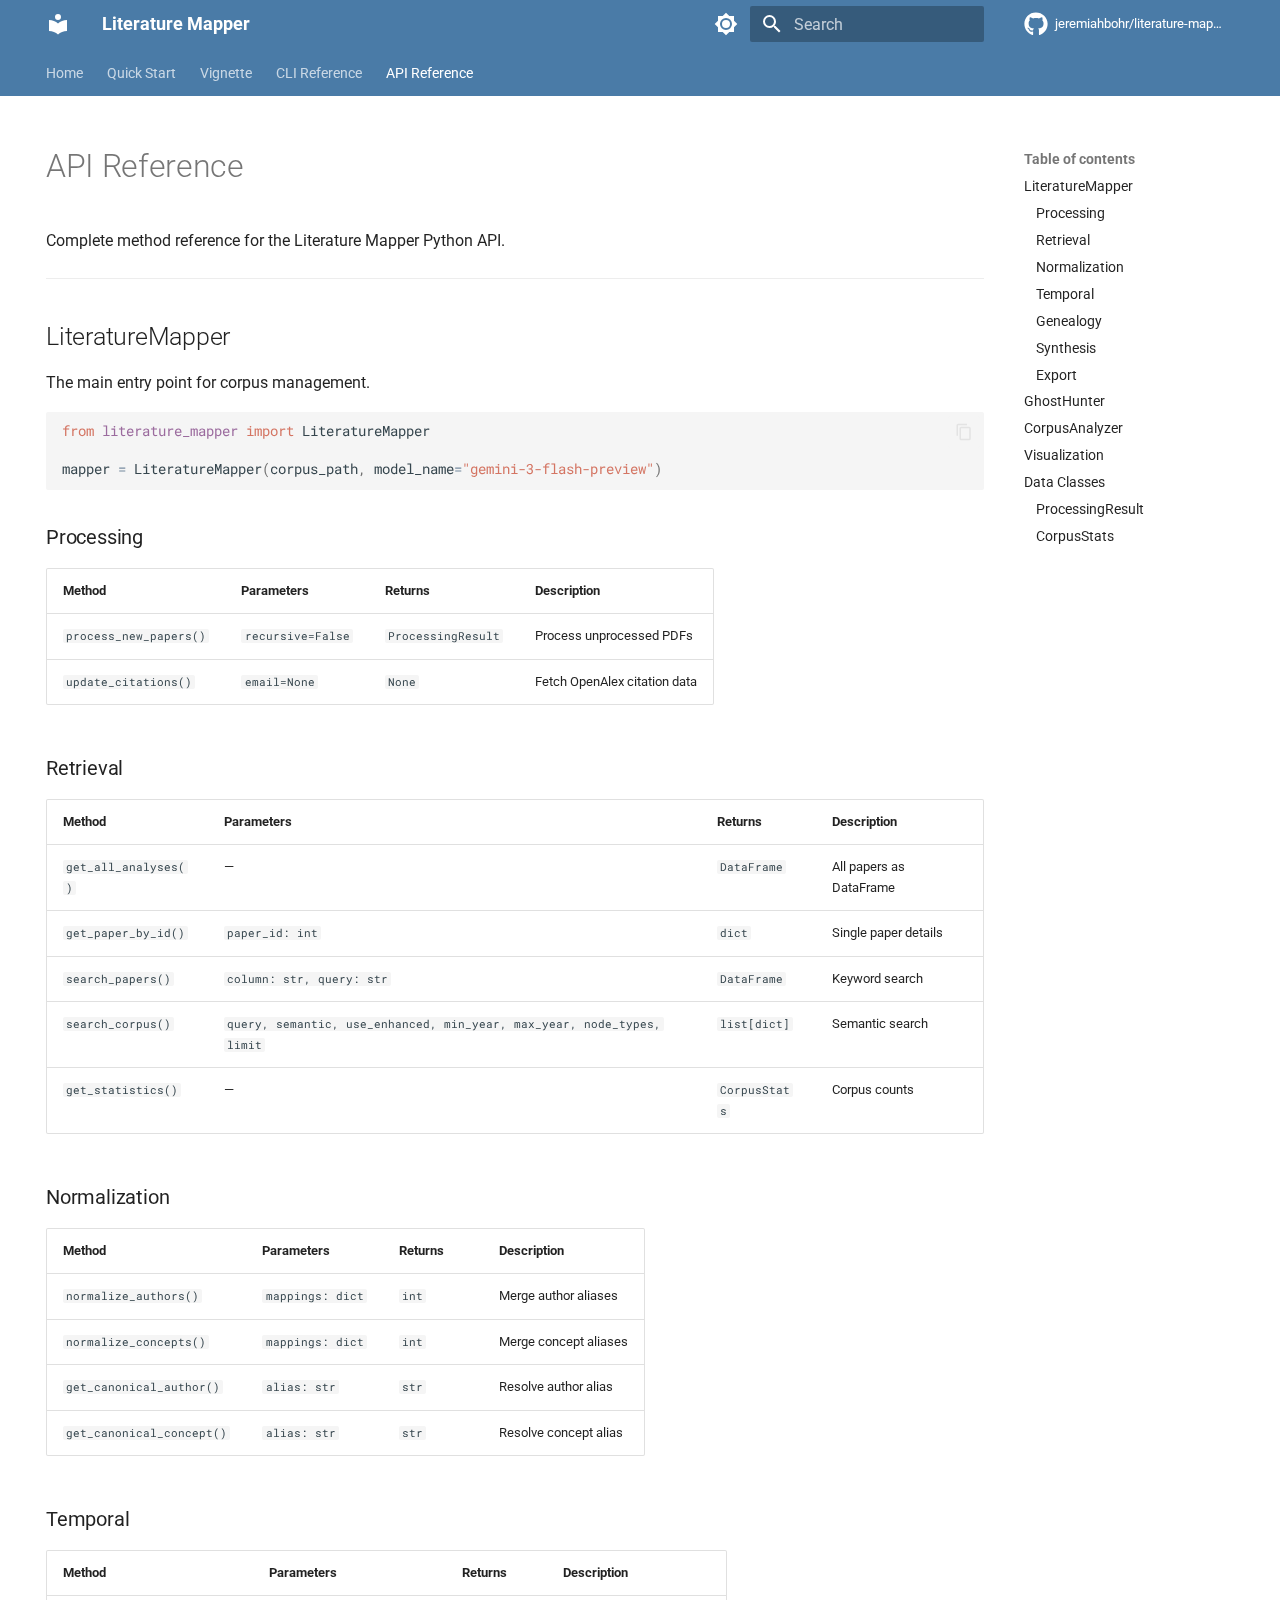
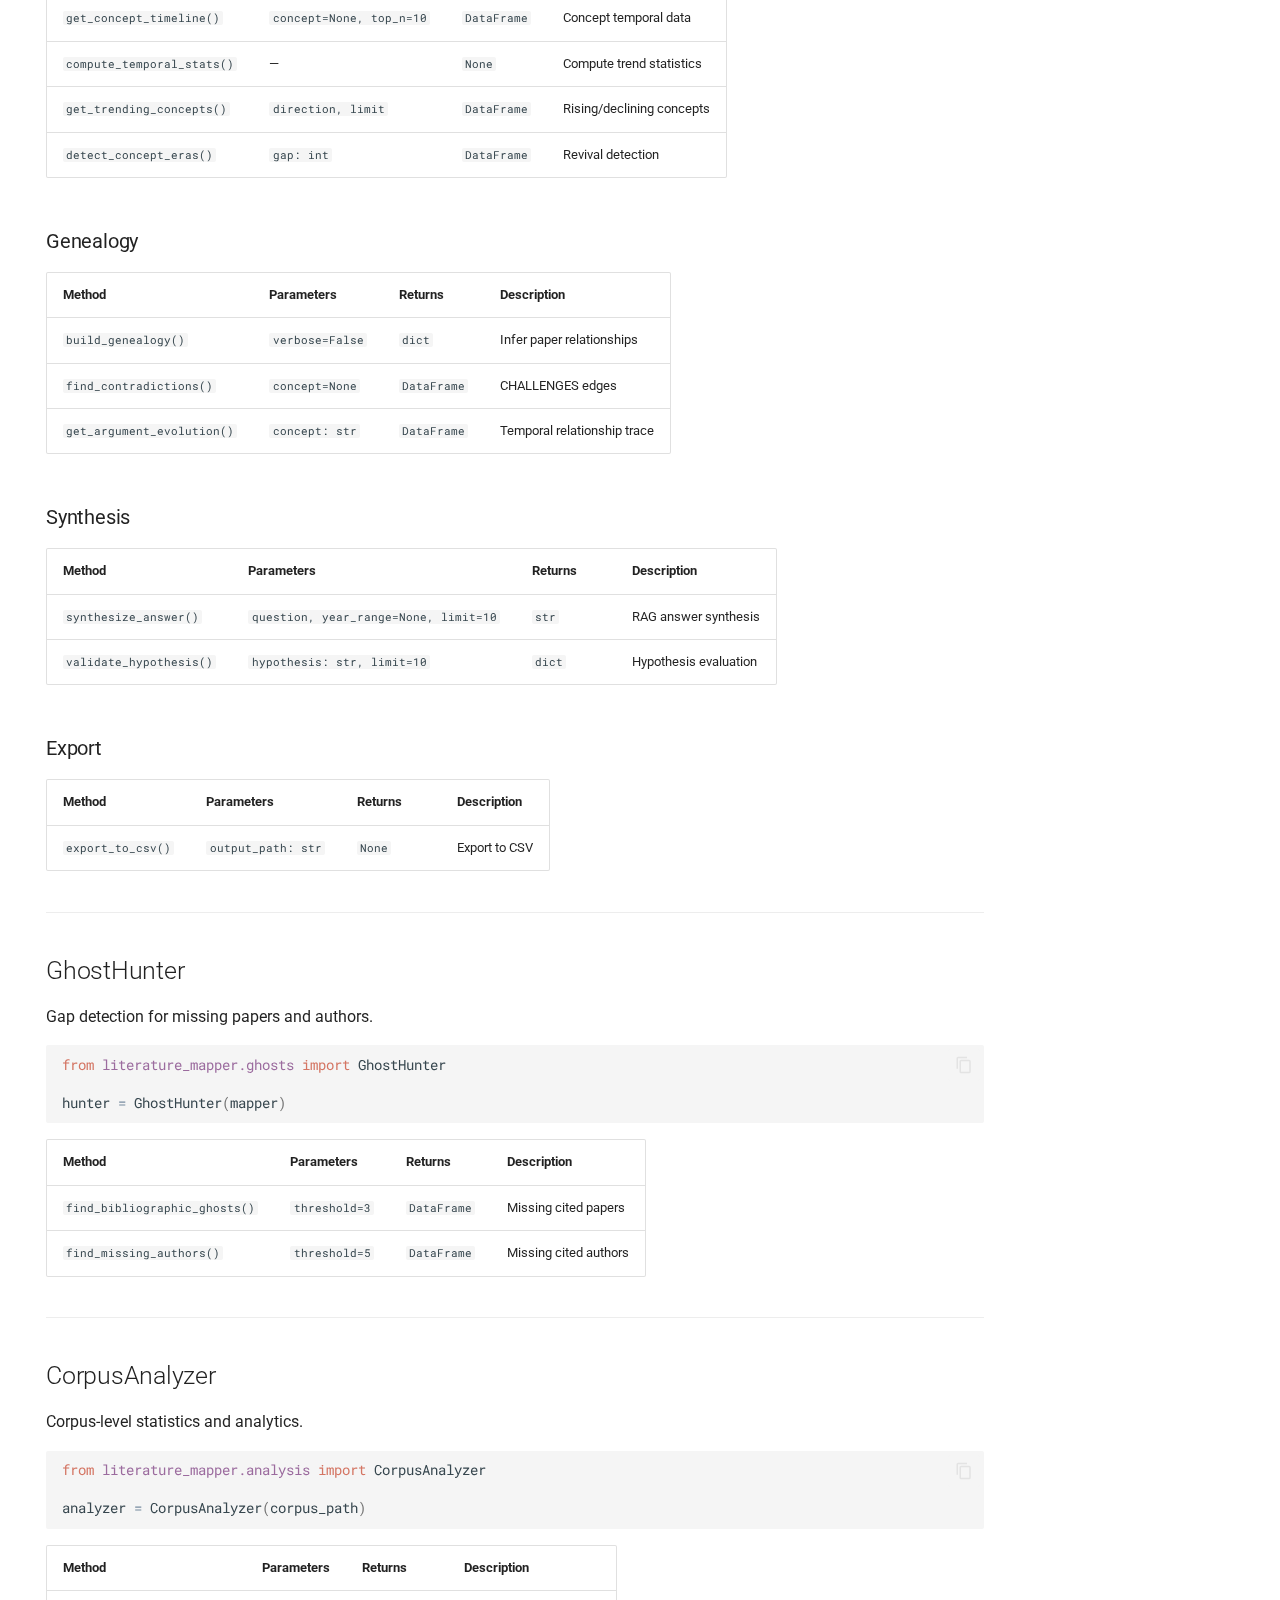
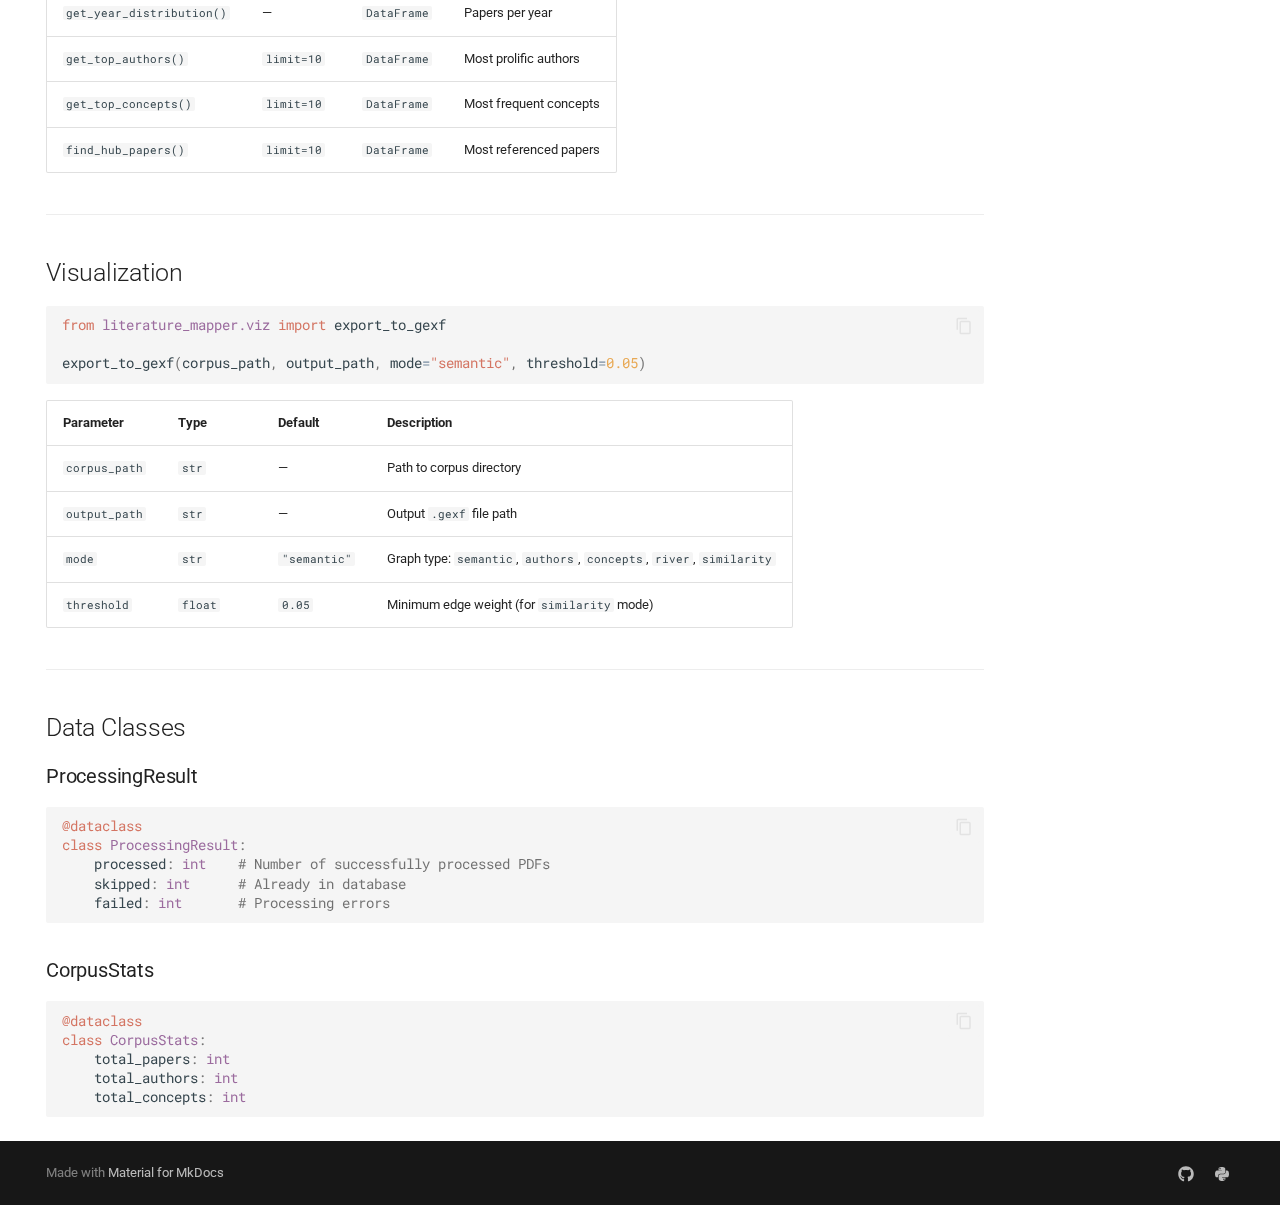
<file: api/index.html>
<!doctype html>
<html lang="en" class="no-js">
  <head>
    
      <meta charset="utf-8">
      <meta name="viewport" content="width=device-width,initial-scale=1">
      
        <meta name="description" content="Complete API reference for Literature Mapper. Method signatures, parameters, and return types for LiteratureMapper, GhostHunter, and CorpusAnalyzer.">
      
      
        <meta name="author" content="Jeremiah Bohr">
      
      
        <link rel="canonical" href="https://jeremiahbohr.github.io/literature-mapper/api/">
      
      
        <link rel="prev" href="../cli/">
      
      
      
        
      
      
      <link rel="icon" href="../assets/images/favicon.png">
      <meta name="generator" content="mkdocs-1.6.1, mkdocs-material-9.7.1">
    
    
      
        <title>API Reference - Literature Mapper</title>
      
    
    
      <link rel="stylesheet" href="../assets/stylesheets/main.484c7ddc.min.css">
      
        
        <link rel="stylesheet" href="../assets/stylesheets/palette.ab4e12ef.min.css">
      
      


    
    
      
    
    
      
        
        
        <link rel="preconnect" href="https://fonts.gstatic.com" crossorigin>
        <link rel="stylesheet" href="https://fonts.googleapis.com/css?family=Roboto:300,300i,400,400i,700,700i%7CRoboto+Mono:400,400i,700,700i&display=fallback">
        <style>:root{--md-text-font:"Roboto";--md-code-font:"Roboto Mono"}</style>
      
    
    
      <link rel="stylesheet" href="../stylesheets/extra.css">
    
    <script>__md_scope=new URL("..",location),__md_hash=e=>[...e].reduce(((e,_)=>(e<<5)-e+_.charCodeAt(0)),0),__md_get=(e,_=localStorage,t=__md_scope)=>JSON.parse(_.getItem(t.pathname+"."+e)),__md_set=(e,_,t=localStorage,a=__md_scope)=>{try{t.setItem(a.pathname+"."+e,JSON.stringify(_))}catch(e){}}</script>
    
      

    
    
  </head>
  
  
    
    
      
    
    
    
    
    <body dir="ltr" data-md-color-scheme="default" data-md-color-primary="indigo" data-md-color-accent="indigo">
  
    
    <input class="md-toggle" data-md-toggle="drawer" type="checkbox" id="__drawer" autocomplete="off">
    <input class="md-toggle" data-md-toggle="search" type="checkbox" id="__search" autocomplete="off">
    <label class="md-overlay" for="__drawer"></label>
    <div data-md-component="skip">
      
        
        <a href="#api-reference" class="md-skip">
          Skip to content
        </a>
      
    </div>
    <div data-md-component="announce">
      
    </div>
    
    
      

<header class="md-header" data-md-component="header">
  <nav class="md-header__inner md-grid" aria-label="Header">
    <a href=".." title="Literature Mapper" class="md-header__button md-logo" aria-label="Literature Mapper" data-md-component="logo">
      
  
  <svg xmlns="http://www.w3.org/2000/svg" viewBox="0 0 24 24"><path d="M12 8a3 3 0 0 0 3-3 3 3 0 0 0-3-3 3 3 0 0 0-3 3 3 3 0 0 0 3 3m0 3.54C9.64 9.35 6.5 8 3 8v11c3.5 0 6.64 1.35 9 3.54 2.36-2.19 5.5-3.54 9-3.54V8c-3.5 0-6.64 1.35-9 3.54"/></svg>

    </a>
    <label class="md-header__button md-icon" for="__drawer">
      
      <svg xmlns="http://www.w3.org/2000/svg" viewBox="0 0 24 24"><path d="M3 6h18v2H3zm0 5h18v2H3zm0 5h18v2H3z"/></svg>
    </label>
    <div class="md-header__title" data-md-component="header-title">
      <div class="md-header__ellipsis">
        <div class="md-header__topic">
          <span class="md-ellipsis">
            Literature Mapper
          </span>
        </div>
        <div class="md-header__topic" data-md-component="header-topic">
          <span class="md-ellipsis">
            
              API Reference
            
          </span>
        </div>
      </div>
    </div>
    
      
        <form class="md-header__option" data-md-component="palette">
  
    
    
    
    <input class="md-option" data-md-color-media="" data-md-color-scheme="default" data-md-color-primary="indigo" data-md-color-accent="indigo"  aria-label="Switch to dark mode"  type="radio" name="__palette" id="__palette_0">
    
      <label class="md-header__button md-icon" title="Switch to dark mode" for="__palette_1" hidden>
        <svg xmlns="http://www.w3.org/2000/svg" viewBox="0 0 24 24"><path d="M12 8a4 4 0 0 0-4 4 4 4 0 0 0 4 4 4 4 0 0 0 4-4 4 4 0 0 0-4-4m0 10a6 6 0 0 1-6-6 6 6 0 0 1 6-6 6 6 0 0 1 6 6 6 6 0 0 1-6 6m8-9.31V4h-4.69L12 .69 8.69 4H4v4.69L.69 12 4 15.31V20h4.69L12 23.31 15.31 20H20v-4.69L23.31 12z"/></svg>
      </label>
    
  
    
    
    
    <input class="md-option" data-md-color-media="" data-md-color-scheme="slate" data-md-color-primary="indigo" data-md-color-accent="indigo"  aria-label="Switch to light mode"  type="radio" name="__palette" id="__palette_1">
    
      <label class="md-header__button md-icon" title="Switch to light mode" for="__palette_0" hidden>
        <svg xmlns="http://www.w3.org/2000/svg" viewBox="0 0 24 24"><path d="M12 18c-.89 0-1.74-.2-2.5-.55C11.56 16.5 13 14.42 13 12s-1.44-4.5-3.5-5.45C10.26 6.2 11.11 6 12 6a6 6 0 0 1 6 6 6 6 0 0 1-6 6m8-9.31V4h-4.69L12 .69 8.69 4H4v4.69L.69 12 4 15.31V20h4.69L12 23.31 15.31 20H20v-4.69L23.31 12z"/></svg>
      </label>
    
  
</form>
      
    
    
      <script>var palette=__md_get("__palette");if(palette&&palette.color){if("(prefers-color-scheme)"===palette.color.media){var media=matchMedia("(prefers-color-scheme: light)"),input=document.querySelector(media.matches?"[data-md-color-media='(prefers-color-scheme: light)']":"[data-md-color-media='(prefers-color-scheme: dark)']");palette.color.media=input.getAttribute("data-md-color-media"),palette.color.scheme=input.getAttribute("data-md-color-scheme"),palette.color.primary=input.getAttribute("data-md-color-primary"),palette.color.accent=input.getAttribute("data-md-color-accent")}for(var[key,value]of Object.entries(palette.color))document.body.setAttribute("data-md-color-"+key,value)}</script>
    
    
    
      
      
        <label class="md-header__button md-icon" for="__search">
          
          <svg xmlns="http://www.w3.org/2000/svg" viewBox="0 0 24 24"><path d="M9.5 3A6.5 6.5 0 0 1 16 9.5c0 1.61-.59 3.09-1.56 4.23l.27.27h.79l5 5-1.5 1.5-5-5v-.79l-.27-.27A6.52 6.52 0 0 1 9.5 16 6.5 6.5 0 0 1 3 9.5 6.5 6.5 0 0 1 9.5 3m0 2C7 5 5 7 5 9.5S7 14 9.5 14 14 12 14 9.5 12 5 9.5 5"/></svg>
        </label>
        <div class="md-search" data-md-component="search" role="dialog">
  <label class="md-search__overlay" for="__search"></label>
  <div class="md-search__inner" role="search">
    <form class="md-search__form" name="search">
      <input type="text" class="md-search__input" name="query" aria-label="Search" placeholder="Search" autocapitalize="off" autocorrect="off" autocomplete="off" spellcheck="false" data-md-component="search-query" required>
      <label class="md-search__icon md-icon" for="__search">
        
        <svg xmlns="http://www.w3.org/2000/svg" viewBox="0 0 24 24"><path d="M9.5 3A6.5 6.5 0 0 1 16 9.5c0 1.61-.59 3.09-1.56 4.23l.27.27h.79l5 5-1.5 1.5-5-5v-.79l-.27-.27A6.52 6.52 0 0 1 9.5 16 6.5 6.5 0 0 1 3 9.5 6.5 6.5 0 0 1 9.5 3m0 2C7 5 5 7 5 9.5S7 14 9.5 14 14 12 14 9.5 12 5 9.5 5"/></svg>
        
        <svg xmlns="http://www.w3.org/2000/svg" viewBox="0 0 24 24"><path d="M20 11v2H8l5.5 5.5-1.42 1.42L4.16 12l7.92-7.92L13.5 5.5 8 11z"/></svg>
      </label>
      <nav class="md-search__options" aria-label="Search">
        
        <button type="reset" class="md-search__icon md-icon" title="Clear" aria-label="Clear" tabindex="-1">
          
          <svg xmlns="http://www.w3.org/2000/svg" viewBox="0 0 24 24"><path d="M19 6.41 17.59 5 12 10.59 6.41 5 5 6.41 10.59 12 5 17.59 6.41 19 12 13.41 17.59 19 19 17.59 13.41 12z"/></svg>
        </button>
      </nav>
      
        <div class="md-search__suggest" data-md-component="search-suggest"></div>
      
    </form>
    <div class="md-search__output">
      <div class="md-search__scrollwrap" tabindex="0" data-md-scrollfix>
        <div class="md-search-result" data-md-component="search-result">
          <div class="md-search-result__meta">
            Initializing search
          </div>
          <ol class="md-search-result__list" role="presentation"></ol>
        </div>
      </div>
    </div>
  </div>
</div>
      
    
    
      <div class="md-header__source">
        <a href="https://github.com/jeremiahbohr/literature-mapper" title="Go to repository" class="md-source" data-md-component="source">
  <div class="md-source__icon md-icon">
    
    <svg xmlns="http://www.w3.org/2000/svg" viewBox="0 0 512 512"><!--! Font Awesome Free 7.1.0 by @fontawesome - https://fontawesome.com License - https://fontawesome.com/license/free (Icons: CC BY 4.0, Fonts: SIL OFL 1.1, Code: MIT License) Copyright 2025 Fonticons, Inc.--><path d="M173.9 397.4c0 2-2.3 3.6-5.2 3.6-3.3.3-5.6-1.3-5.6-3.6 0-2 2.3-3.6 5.2-3.6 3-.3 5.6 1.3 5.6 3.6m-31.1-4.5c-.7 2 1.3 4.3 4.3 4.9 2.6 1 5.6 0 6.2-2s-1.3-4.3-4.3-5.2c-2.6-.7-5.5.3-6.2 2.3m44.2-1.7c-2.9.7-4.9 2.6-4.6 4.9.3 2 2.9 3.3 5.9 2.6 2.9-.7 4.9-2.6 4.6-4.6-.3-1.9-3-3.2-5.9-2.9M252.8 8C114.1 8 8 113.3 8 252c0 110.9 69.8 205.8 169.5 239.2 12.8 2.3 17.3-5.6 17.3-12.1 0-6.2-.3-40.4-.3-61.4 0 0-70 15-84.7-29.8 0 0-11.4-29.1-27.8-36.6 0 0-22.9-15.7 1.6-15.4 0 0 24.9 2 38.6 25.8 21.9 38.6 58.6 27.5 72.9 20.9 2.3-16 8.8-27.1 16-33.7-55.9-6.2-112.3-14.3-112.3-110.5 0-27.5 7.6-41.3 23.6-58.9-2.6-6.5-11.1-33.3 2.6-67.9 20.9-6.5 69 27 69 27 20-5.6 41.5-8.5 62.8-8.5s42.8 2.9 62.8 8.5c0 0 48.1-33.6 69-27 13.7 34.7 5.2 61.4 2.6 67.9 16 17.7 25.8 31.5 25.8 58.9 0 96.5-58.9 104.2-114.8 110.5 9.2 7.9 17 22.9 17 46.4 0 33.7-.3 75.4-.3 83.6 0 6.5 4.6 14.4 17.3 12.1C436.2 457.8 504 362.9 504 252 504 113.3 391.5 8 252.8 8M105.2 352.9c-1.3 1-1 3.3.7 5.2 1.6 1.6 3.9 2.3 5.2 1 1.3-1 1-3.3-.7-5.2-1.6-1.6-3.9-2.3-5.2-1m-10.8-8.1c-.7 1.3.3 2.9 2.3 3.9 1.6 1 3.6.7 4.3-.7.7-1.3-.3-2.9-2.3-3.9-2-.6-3.6-.3-4.3.7m32.4 35.6c-1.6 1.3-1 4.3 1.3 6.2 2.3 2.3 5.2 2.6 6.5 1 1.3-1.3.7-4.3-1.3-6.2-2.2-2.3-5.2-2.6-6.5-1m-11.4-14.7c-1.6 1-1.6 3.6 0 5.9s4.3 3.3 5.6 2.3c1.6-1.3 1.6-3.9 0-6.2-1.4-2.3-4-3.3-5.6-2"/></svg>
  </div>
  <div class="md-source__repository">
    jeremiahbohr/literature-mapper
  </div>
</a>
      </div>
    
  </nav>
  
</header>
    
    <div class="md-container" data-md-component="container">
      
      
        
          
            
<nav class="md-tabs" aria-label="Tabs" data-md-component="tabs">
  <div class="md-grid">
    <ul class="md-tabs__list">
      
        
  
  
  
  
    <li class="md-tabs__item">
      <a href=".." class="md-tabs__link">
        
  
  
    
  
  Home

      </a>
    </li>
  

      
        
  
  
  
  
    <li class="md-tabs__item">
      <a href="../quickstart/" class="md-tabs__link">
        
  
  
    
  
  Quick Start

      </a>
    </li>
  

      
        
  
  
  
  
    
    
      <li class="md-tabs__item">
        <a href="../vignette/setup/" class="md-tabs__link">
          
  
  
  Vignette

        </a>
      </li>
    
  

      
        
  
  
  
  
    <li class="md-tabs__item">
      <a href="../cli/" class="md-tabs__link">
        
  
  
    
  
  CLI Reference

      </a>
    </li>
  

      
        
  
  
  
    
  
  
    <li class="md-tabs__item md-tabs__item--active">
      <a href="./" class="md-tabs__link">
        
  
  
    
  
  API Reference

      </a>
    </li>
  

      
    </ul>
  </div>
</nav>
          
        
      
      <main class="md-main" data-md-component="main">
        <div class="md-main__inner md-grid">
          
            
              
                
              
              <div class="md-sidebar md-sidebar--primary" data-md-component="sidebar" data-md-type="navigation" hidden>
                <div class="md-sidebar__scrollwrap">
                  <div class="md-sidebar__inner">
                    


  


<nav class="md-nav md-nav--primary md-nav--lifted" aria-label="Navigation" data-md-level="0">
  <label class="md-nav__title" for="__drawer">
    <a href=".." title="Literature Mapper" class="md-nav__button md-logo" aria-label="Literature Mapper" data-md-component="logo">
      
  
  <svg xmlns="http://www.w3.org/2000/svg" viewBox="0 0 24 24"><path d="M12 8a3 3 0 0 0 3-3 3 3 0 0 0-3-3 3 3 0 0 0-3 3 3 3 0 0 0 3 3m0 3.54C9.64 9.35 6.5 8 3 8v11c3.5 0 6.64 1.35 9 3.54 2.36-2.19 5.5-3.54 9-3.54V8c-3.5 0-6.64 1.35-9 3.54"/></svg>

    </a>
    Literature Mapper
  </label>
  
    <div class="md-nav__source">
      <a href="https://github.com/jeremiahbohr/literature-mapper" title="Go to repository" class="md-source" data-md-component="source">
  <div class="md-source__icon md-icon">
    
    <svg xmlns="http://www.w3.org/2000/svg" viewBox="0 0 512 512"><!--! Font Awesome Free 7.1.0 by @fontawesome - https://fontawesome.com License - https://fontawesome.com/license/free (Icons: CC BY 4.0, Fonts: SIL OFL 1.1, Code: MIT License) Copyright 2025 Fonticons, Inc.--><path d="M173.9 397.4c0 2-2.3 3.6-5.2 3.6-3.3.3-5.6-1.3-5.6-3.6 0-2 2.3-3.6 5.2-3.6 3-.3 5.6 1.3 5.6 3.6m-31.1-4.5c-.7 2 1.3 4.3 4.3 4.9 2.6 1 5.6 0 6.2-2s-1.3-4.3-4.3-5.2c-2.6-.7-5.5.3-6.2 2.3m44.2-1.7c-2.9.7-4.9 2.6-4.6 4.9.3 2 2.9 3.3 5.9 2.6 2.9-.7 4.9-2.6 4.6-4.6-.3-1.9-3-3.2-5.9-2.9M252.8 8C114.1 8 8 113.3 8 252c0 110.9 69.8 205.8 169.5 239.2 12.8 2.3 17.3-5.6 17.3-12.1 0-6.2-.3-40.4-.3-61.4 0 0-70 15-84.7-29.8 0 0-11.4-29.1-27.8-36.6 0 0-22.9-15.7 1.6-15.4 0 0 24.9 2 38.6 25.8 21.9 38.6 58.6 27.5 72.9 20.9 2.3-16 8.8-27.1 16-33.7-55.9-6.2-112.3-14.3-112.3-110.5 0-27.5 7.6-41.3 23.6-58.9-2.6-6.5-11.1-33.3 2.6-67.9 20.9-6.5 69 27 69 27 20-5.6 41.5-8.5 62.8-8.5s42.8 2.9 62.8 8.5c0 0 48.1-33.6 69-27 13.7 34.7 5.2 61.4 2.6 67.9 16 17.7 25.8 31.5 25.8 58.9 0 96.5-58.9 104.2-114.8 110.5 9.2 7.9 17 22.9 17 46.4 0 33.7-.3 75.4-.3 83.6 0 6.5 4.6 14.4 17.3 12.1C436.2 457.8 504 362.9 504 252 504 113.3 391.5 8 252.8 8M105.2 352.9c-1.3 1-1 3.3.7 5.2 1.6 1.6 3.9 2.3 5.2 1 1.3-1 1-3.3-.7-5.2-1.6-1.6-3.9-2.3-5.2-1m-10.8-8.1c-.7 1.3.3 2.9 2.3 3.9 1.6 1 3.6.7 4.3-.7.7-1.3-.3-2.9-2.3-3.9-2-.6-3.6-.3-4.3.7m32.4 35.6c-1.6 1.3-1 4.3 1.3 6.2 2.3 2.3 5.2 2.6 6.5 1 1.3-1.3.7-4.3-1.3-6.2-2.2-2.3-5.2-2.6-6.5-1m-11.4-14.7c-1.6 1-1.6 3.6 0 5.9s4.3 3.3 5.6 2.3c1.6-1.3 1.6-3.9 0-6.2-1.4-2.3-4-3.3-5.6-2"/></svg>
  </div>
  <div class="md-source__repository">
    jeremiahbohr/literature-mapper
  </div>
</a>
    </div>
  
  <ul class="md-nav__list" data-md-scrollfix>
    
      
      
  
  
  
  
    <li class="md-nav__item">
      <a href=".." class="md-nav__link">
        
  
  
  <span class="md-ellipsis">
    
  
    Home
  

    
  </span>
  
  

      </a>
    </li>
  

    
      
      
  
  
  
  
    <li class="md-nav__item">
      <a href="../quickstart/" class="md-nav__link">
        
  
  
  <span class="md-ellipsis">
    
  
    Quick Start
  

    
  </span>
  
  

      </a>
    </li>
  

    
      
      
  
  
  
  
    
    
    
    
      
      
        
      
    
    
    <li class="md-nav__item md-nav__item--nested">
      
        
        
          
        
        <input class="md-nav__toggle md-toggle md-toggle--indeterminate" type="checkbox" id="__nav_3" >
        
          
          <label class="md-nav__link" for="__nav_3" id="__nav_3_label" tabindex="0">
            
  
  
  <span class="md-ellipsis">
    
  
    Vignette
  

    
  </span>
  
  

            <span class="md-nav__icon md-icon"></span>
          </label>
        
        <nav class="md-nav" data-md-level="1" aria-labelledby="__nav_3_label" aria-expanded="false">
          <label class="md-nav__title" for="__nav_3">
            <span class="md-nav__icon md-icon"></span>
            
  
    Vignette
  

          </label>
          <ul class="md-nav__list" data-md-scrollfix>
            
              
                
  
  
  
  
    <li class="md-nav__item">
      <a href="../vignette/setup/" class="md-nav__link">
        
  
  
  <span class="md-ellipsis">
    
  
    Setup & Corpus
  

    
  </span>
  
  

      </a>
    </li>
  

              
            
              
                
  
  
  
  
    <li class="md-nav__item">
      <a href="../vignette/search/" class="md-nav__link">
        
  
  
  <span class="md-ellipsis">
    
  
    Search & Retrieval
  

    
  </span>
  
  

      </a>
    </li>
  

              
            
              
                
  
  
  
  
    <li class="md-nav__item">
      <a href="../vignette/citations/" class="md-nav__link">
        
  
  
  <span class="md-ellipsis">
    
  
    Citation Analysis
  

    
  </span>
  
  

      </a>
    </li>
  

              
            
              
                
  
  
  
  
    <li class="md-nav__item">
      <a href="../vignette/ghosts/" class="md-nav__link">
        
  
  
  <span class="md-ellipsis">
    
  
    Ghost Hunting
  

    
  </span>
  
  

      </a>
    </li>
  

              
            
              
                
  
  
  
  
    <li class="md-nav__item">
      <a href="../vignette/temporal/" class="md-nav__link">
        
  
  
  <span class="md-ellipsis">
    
  
    Temporal Analysis
  

    
  </span>
  
  

      </a>
    </li>
  

              
            
              
                
  
  
  
  
    <li class="md-nav__item">
      <a href="../vignette/genealogy/" class="md-nav__link">
        
  
  
  <span class="md-ellipsis">
    
  
    Intellectual Genealogy
  

    
  </span>
  
  

      </a>
    </li>
  

              
            
              
                
  
  
  
  
    <li class="md-nav__item">
      <a href="../vignette/synthesis/" class="md-nav__link">
        
  
  
  <span class="md-ellipsis">
    
  
    AI Synthesis
  

    
  </span>
  
  

      </a>
    </li>
  

              
            
              
                
  
  
  
  
    <li class="md-nav__item">
      <a href="../vignette/export/" class="md-nav__link">
        
  
  
  <span class="md-ellipsis">
    
  
    Export & Visualization
  

    
  </span>
  
  

      </a>
    </li>
  

              
            
          </ul>
        </nav>
      
    </li>
  

    
      
      
  
  
  
  
    <li class="md-nav__item">
      <a href="../cli/" class="md-nav__link">
        
  
  
  <span class="md-ellipsis">
    
  
    CLI Reference
  

    
  </span>
  
  

      </a>
    </li>
  

    
      
      
  
  
    
  
  
  
    <li class="md-nav__item md-nav__item--active">
      
      <input class="md-nav__toggle md-toggle" type="checkbox" id="__toc">
      
      
        
      
      
        <label class="md-nav__link md-nav__link--active" for="__toc">
          
  
  
  <span class="md-ellipsis">
    
  
    API Reference
  

    
  </span>
  
  

          <span class="md-nav__icon md-icon"></span>
        </label>
      
      <a href="./" class="md-nav__link md-nav__link--active">
        
  
  
  <span class="md-ellipsis">
    
  
    API Reference
  

    
  </span>
  
  

      </a>
      
        

<nav class="md-nav md-nav--secondary" aria-label="Table of contents">
  
  
  
    
  
  
    <label class="md-nav__title" for="__toc">
      <span class="md-nav__icon md-icon"></span>
      Table of contents
    </label>
    <ul class="md-nav__list" data-md-component="toc" data-md-scrollfix>
      
        <li class="md-nav__item">
  <a href="#literaturemapper" class="md-nav__link">
    <span class="md-ellipsis">
      
        LiteratureMapper
      
    </span>
  </a>
  
    <nav class="md-nav" aria-label="LiteratureMapper">
      <ul class="md-nav__list">
        
          <li class="md-nav__item">
  <a href="#processing" class="md-nav__link">
    <span class="md-ellipsis">
      
        Processing
      
    </span>
  </a>
  
</li>
        
          <li class="md-nav__item">
  <a href="#retrieval" class="md-nav__link">
    <span class="md-ellipsis">
      
        Retrieval
      
    </span>
  </a>
  
</li>
        
          <li class="md-nav__item">
  <a href="#normalization" class="md-nav__link">
    <span class="md-ellipsis">
      
        Normalization
      
    </span>
  </a>
  
</li>
        
          <li class="md-nav__item">
  <a href="#temporal" class="md-nav__link">
    <span class="md-ellipsis">
      
        Temporal
      
    </span>
  </a>
  
</li>
        
          <li class="md-nav__item">
  <a href="#genealogy" class="md-nav__link">
    <span class="md-ellipsis">
      
        Genealogy
      
    </span>
  </a>
  
</li>
        
          <li class="md-nav__item">
  <a href="#synthesis" class="md-nav__link">
    <span class="md-ellipsis">
      
        Synthesis
      
    </span>
  </a>
  
</li>
        
          <li class="md-nav__item">
  <a href="#export" class="md-nav__link">
    <span class="md-ellipsis">
      
        Export
      
    </span>
  </a>
  
</li>
        
      </ul>
    </nav>
  
</li>
      
        <li class="md-nav__item">
  <a href="#ghosthunter" class="md-nav__link">
    <span class="md-ellipsis">
      
        GhostHunter
      
    </span>
  </a>
  
</li>
      
        <li class="md-nav__item">
  <a href="#corpusanalyzer" class="md-nav__link">
    <span class="md-ellipsis">
      
        CorpusAnalyzer
      
    </span>
  </a>
  
</li>
      
        <li class="md-nav__item">
  <a href="#visualization" class="md-nav__link">
    <span class="md-ellipsis">
      
        Visualization
      
    </span>
  </a>
  
</li>
      
        <li class="md-nav__item">
  <a href="#data-classes" class="md-nav__link">
    <span class="md-ellipsis">
      
        Data Classes
      
    </span>
  </a>
  
    <nav class="md-nav" aria-label="Data Classes">
      <ul class="md-nav__list">
        
          <li class="md-nav__item">
  <a href="#processingresult" class="md-nav__link">
    <span class="md-ellipsis">
      
        ProcessingResult
      
    </span>
  </a>
  
</li>
        
          <li class="md-nav__item">
  <a href="#corpusstats" class="md-nav__link">
    <span class="md-ellipsis">
      
        CorpusStats
      
    </span>
  </a>
  
</li>
        
      </ul>
    </nav>
  
</li>
      
    </ul>
  
</nav>
      
    </li>
  

    
  </ul>
</nav>
                  </div>
                </div>
              </div>
            
            
              
                
              
              <div class="md-sidebar md-sidebar--secondary" data-md-component="sidebar" data-md-type="toc" >
                <div class="md-sidebar__scrollwrap">
                  <div class="md-sidebar__inner">
                    

<nav class="md-nav md-nav--secondary" aria-label="Table of contents">
  
  
  
    
  
  
    <label class="md-nav__title" for="__toc">
      <span class="md-nav__icon md-icon"></span>
      Table of contents
    </label>
    <ul class="md-nav__list" data-md-component="toc" data-md-scrollfix>
      
        <li class="md-nav__item">
  <a href="#literaturemapper" class="md-nav__link">
    <span class="md-ellipsis">
      
        LiteratureMapper
      
    </span>
  </a>
  
    <nav class="md-nav" aria-label="LiteratureMapper">
      <ul class="md-nav__list">
        
          <li class="md-nav__item">
  <a href="#processing" class="md-nav__link">
    <span class="md-ellipsis">
      
        Processing
      
    </span>
  </a>
  
</li>
        
          <li class="md-nav__item">
  <a href="#retrieval" class="md-nav__link">
    <span class="md-ellipsis">
      
        Retrieval
      
    </span>
  </a>
  
</li>
        
          <li class="md-nav__item">
  <a href="#normalization" class="md-nav__link">
    <span class="md-ellipsis">
      
        Normalization
      
    </span>
  </a>
  
</li>
        
          <li class="md-nav__item">
  <a href="#temporal" class="md-nav__link">
    <span class="md-ellipsis">
      
        Temporal
      
    </span>
  </a>
  
</li>
        
          <li class="md-nav__item">
  <a href="#genealogy" class="md-nav__link">
    <span class="md-ellipsis">
      
        Genealogy
      
    </span>
  </a>
  
</li>
        
          <li class="md-nav__item">
  <a href="#synthesis" class="md-nav__link">
    <span class="md-ellipsis">
      
        Synthesis
      
    </span>
  </a>
  
</li>
        
          <li class="md-nav__item">
  <a href="#export" class="md-nav__link">
    <span class="md-ellipsis">
      
        Export
      
    </span>
  </a>
  
</li>
        
      </ul>
    </nav>
  
</li>
      
        <li class="md-nav__item">
  <a href="#ghosthunter" class="md-nav__link">
    <span class="md-ellipsis">
      
        GhostHunter
      
    </span>
  </a>
  
</li>
      
        <li class="md-nav__item">
  <a href="#corpusanalyzer" class="md-nav__link">
    <span class="md-ellipsis">
      
        CorpusAnalyzer
      
    </span>
  </a>
  
</li>
      
        <li class="md-nav__item">
  <a href="#visualization" class="md-nav__link">
    <span class="md-ellipsis">
      
        Visualization
      
    </span>
  </a>
  
</li>
      
        <li class="md-nav__item">
  <a href="#data-classes" class="md-nav__link">
    <span class="md-ellipsis">
      
        Data Classes
      
    </span>
  </a>
  
    <nav class="md-nav" aria-label="Data Classes">
      <ul class="md-nav__list">
        
          <li class="md-nav__item">
  <a href="#processingresult" class="md-nav__link">
    <span class="md-ellipsis">
      
        ProcessingResult
      
    </span>
  </a>
  
</li>
        
          <li class="md-nav__item">
  <a href="#corpusstats" class="md-nav__link">
    <span class="md-ellipsis">
      
        CorpusStats
      
    </span>
  </a>
  
</li>
        
      </ul>
    </nav>
  
</li>
      
    </ul>
  
</nav>
                  </div>
                </div>
              </div>
            
          
          
            <div class="md-content" data-md-component="content">
              
              <article class="md-content__inner md-typeset">
                
                  
  



  
  


<h1 id="api-reference">API Reference<a class="headerlink" href="#api-reference" title="Permanent link">&para;</a></h1>
<p>Complete method reference for the Literature Mapper Python API.</p>
<hr />
<h2 id="literaturemapper">LiteratureMapper<a class="headerlink" href="#literaturemapper" title="Permanent link">&para;</a></h2>
<p>The main entry point for corpus management.</p>
<div class="highlight"><pre><span></span><code><a id="__codelineno-0-1" name="__codelineno-0-1" href="#__codelineno-0-1"></a><span class="kn">from</span><span class="w"> </span><span class="nn">literature_mapper</span><span class="w"> </span><span class="kn">import</span> <span class="n">LiteratureMapper</span>
<a id="__codelineno-0-2" name="__codelineno-0-2" href="#__codelineno-0-2"></a>
<a id="__codelineno-0-3" name="__codelineno-0-3" href="#__codelineno-0-3"></a><span class="n">mapper</span> <span class="o">=</span> <span class="n">LiteratureMapper</span><span class="p">(</span><span class="n">corpus_path</span><span class="p">,</span> <span class="n">model_name</span><span class="o">=</span><span class="s2">&quot;gemini-3-flash-preview&quot;</span><span class="p">)</span>
</code></pre></div>
<h3 id="processing">Processing<a class="headerlink" href="#processing" title="Permanent link">&para;</a></h3>
<table>
<thead>
<tr>
<th style="text-align: left;">Method</th>
<th style="text-align: left;">Parameters</th>
<th style="text-align: left;">Returns</th>
<th style="text-align: left;">Description</th>
</tr>
</thead>
<tbody>
<tr>
<td style="text-align: left;"><code>process_new_papers()</code></td>
<td style="text-align: left;"><code>recursive=False</code></td>
<td style="text-align: left;"><code>ProcessingResult</code></td>
<td style="text-align: left;">Process unprocessed PDFs</td>
</tr>
<tr>
<td style="text-align: left;"><code>update_citations()</code></td>
<td style="text-align: left;"><code>email=None</code></td>
<td style="text-align: left;"><code>None</code></td>
<td style="text-align: left;">Fetch OpenAlex citation data</td>
</tr>
</tbody>
</table>
<h3 id="retrieval">Retrieval<a class="headerlink" href="#retrieval" title="Permanent link">&para;</a></h3>
<table>
<thead>
<tr>
<th style="text-align: left;">Method</th>
<th style="text-align: left;">Parameters</th>
<th style="text-align: left;">Returns</th>
<th style="text-align: left;">Description</th>
</tr>
</thead>
<tbody>
<tr>
<td style="text-align: left;"><code>get_all_analyses()</code></td>
<td style="text-align: left;">—</td>
<td style="text-align: left;"><code>DataFrame</code></td>
<td style="text-align: left;">All papers as DataFrame</td>
</tr>
<tr>
<td style="text-align: left;"><code>get_paper_by_id()</code></td>
<td style="text-align: left;"><code>paper_id: int</code></td>
<td style="text-align: left;"><code>dict</code></td>
<td style="text-align: left;">Single paper details</td>
</tr>
<tr>
<td style="text-align: left;"><code>search_papers()</code></td>
<td style="text-align: left;"><code>column: str, query: str</code></td>
<td style="text-align: left;"><code>DataFrame</code></td>
<td style="text-align: left;">Keyword search</td>
</tr>
<tr>
<td style="text-align: left;"><code>search_corpus()</code></td>
<td style="text-align: left;"><code>query, semantic, use_enhanced, min_year, max_year, node_types, limit</code></td>
<td style="text-align: left;"><code>list[dict]</code></td>
<td style="text-align: left;">Semantic search</td>
</tr>
<tr>
<td style="text-align: left;"><code>get_statistics()</code></td>
<td style="text-align: left;">—</td>
<td style="text-align: left;"><code>CorpusStats</code></td>
<td style="text-align: left;">Corpus counts</td>
</tr>
</tbody>
</table>
<h3 id="normalization">Normalization<a class="headerlink" href="#normalization" title="Permanent link">&para;</a></h3>
<table>
<thead>
<tr>
<th style="text-align: left;">Method</th>
<th style="text-align: left;">Parameters</th>
<th style="text-align: left;">Returns</th>
<th style="text-align: left;">Description</th>
</tr>
</thead>
<tbody>
<tr>
<td style="text-align: left;"><code>normalize_authors()</code></td>
<td style="text-align: left;"><code>mappings: dict</code></td>
<td style="text-align: left;"><code>int</code></td>
<td style="text-align: left;">Merge author aliases</td>
</tr>
<tr>
<td style="text-align: left;"><code>normalize_concepts()</code></td>
<td style="text-align: left;"><code>mappings: dict</code></td>
<td style="text-align: left;"><code>int</code></td>
<td style="text-align: left;">Merge concept aliases</td>
</tr>
<tr>
<td style="text-align: left;"><code>get_canonical_author()</code></td>
<td style="text-align: left;"><code>alias: str</code></td>
<td style="text-align: left;"><code>str</code></td>
<td style="text-align: left;">Resolve author alias</td>
</tr>
<tr>
<td style="text-align: left;"><code>get_canonical_concept()</code></td>
<td style="text-align: left;"><code>alias: str</code></td>
<td style="text-align: left;"><code>str</code></td>
<td style="text-align: left;">Resolve concept alias</td>
</tr>
</tbody>
</table>
<h3 id="temporal">Temporal<a class="headerlink" href="#temporal" title="Permanent link">&para;</a></h3>
<table>
<thead>
<tr>
<th style="text-align: left;">Method</th>
<th style="text-align: left;">Parameters</th>
<th style="text-align: left;">Returns</th>
<th style="text-align: left;">Description</th>
</tr>
</thead>
<tbody>
<tr>
<td style="text-align: left;"><code>get_concept_timeline()</code></td>
<td style="text-align: left;"><code>concept=None, top_n=10</code></td>
<td style="text-align: left;"><code>DataFrame</code></td>
<td style="text-align: left;">Concept temporal data</td>
</tr>
<tr>
<td style="text-align: left;"><code>compute_temporal_stats()</code></td>
<td style="text-align: left;">—</td>
<td style="text-align: left;"><code>None</code></td>
<td style="text-align: left;">Compute trend statistics</td>
</tr>
<tr>
<td style="text-align: left;"><code>get_trending_concepts()</code></td>
<td style="text-align: left;"><code>direction, limit</code></td>
<td style="text-align: left;"><code>DataFrame</code></td>
<td style="text-align: left;">Rising/declining concepts</td>
</tr>
<tr>
<td style="text-align: left;"><code>detect_concept_eras()</code></td>
<td style="text-align: left;"><code>gap: int</code></td>
<td style="text-align: left;"><code>DataFrame</code></td>
<td style="text-align: left;">Revival detection</td>
</tr>
</tbody>
</table>
<h3 id="genealogy">Genealogy<a class="headerlink" href="#genealogy" title="Permanent link">&para;</a></h3>
<table>
<thead>
<tr>
<th style="text-align: left;">Method</th>
<th style="text-align: left;">Parameters</th>
<th style="text-align: left;">Returns</th>
<th style="text-align: left;">Description</th>
</tr>
</thead>
<tbody>
<tr>
<td style="text-align: left;"><code>build_genealogy()</code></td>
<td style="text-align: left;"><code>verbose=False</code></td>
<td style="text-align: left;"><code>dict</code></td>
<td style="text-align: left;">Infer paper relationships</td>
</tr>
<tr>
<td style="text-align: left;"><code>find_contradictions()</code></td>
<td style="text-align: left;"><code>concept=None</code></td>
<td style="text-align: left;"><code>DataFrame</code></td>
<td style="text-align: left;">CHALLENGES edges</td>
</tr>
<tr>
<td style="text-align: left;"><code>get_argument_evolution()</code></td>
<td style="text-align: left;"><code>concept: str</code></td>
<td style="text-align: left;"><code>DataFrame</code></td>
<td style="text-align: left;">Temporal relationship trace</td>
</tr>
</tbody>
</table>
<h3 id="synthesis">Synthesis<a class="headerlink" href="#synthesis" title="Permanent link">&para;</a></h3>
<table>
<thead>
<tr>
<th style="text-align: left;">Method</th>
<th style="text-align: left;">Parameters</th>
<th style="text-align: left;">Returns</th>
<th style="text-align: left;">Description</th>
</tr>
</thead>
<tbody>
<tr>
<td style="text-align: left;"><code>synthesize_answer()</code></td>
<td style="text-align: left;"><code>question, year_range=None, limit=10</code></td>
<td style="text-align: left;"><code>str</code></td>
<td style="text-align: left;">RAG answer synthesis</td>
</tr>
<tr>
<td style="text-align: left;"><code>validate_hypothesis()</code></td>
<td style="text-align: left;"><code>hypothesis: str, limit=10</code></td>
<td style="text-align: left;"><code>dict</code></td>
<td style="text-align: left;">Hypothesis evaluation</td>
</tr>
</tbody>
</table>
<h3 id="export">Export<a class="headerlink" href="#export" title="Permanent link">&para;</a></h3>
<table>
<thead>
<tr>
<th style="text-align: left;">Method</th>
<th style="text-align: left;">Parameters</th>
<th style="text-align: left;">Returns</th>
<th style="text-align: left;">Description</th>
</tr>
</thead>
<tbody>
<tr>
<td style="text-align: left;"><code>export_to_csv()</code></td>
<td style="text-align: left;"><code>output_path: str</code></td>
<td style="text-align: left;"><code>None</code></td>
<td style="text-align: left;">Export to CSV</td>
</tr>
</tbody>
</table>
<hr />
<h2 id="ghosthunter">GhostHunter<a class="headerlink" href="#ghosthunter" title="Permanent link">&para;</a></h2>
<p>Gap detection for missing papers and authors.</p>
<div class="highlight"><pre><span></span><code><a id="__codelineno-1-1" name="__codelineno-1-1" href="#__codelineno-1-1"></a><span class="kn">from</span><span class="w"> </span><span class="nn">literature_mapper.ghosts</span><span class="w"> </span><span class="kn">import</span> <span class="n">GhostHunter</span>
<a id="__codelineno-1-2" name="__codelineno-1-2" href="#__codelineno-1-2"></a>
<a id="__codelineno-1-3" name="__codelineno-1-3" href="#__codelineno-1-3"></a><span class="n">hunter</span> <span class="o">=</span> <span class="n">GhostHunter</span><span class="p">(</span><span class="n">mapper</span><span class="p">)</span>
</code></pre></div>
<table>
<thead>
<tr>
<th style="text-align: left;">Method</th>
<th style="text-align: left;">Parameters</th>
<th style="text-align: left;">Returns</th>
<th style="text-align: left;">Description</th>
</tr>
</thead>
<tbody>
<tr>
<td style="text-align: left;"><code>find_bibliographic_ghosts()</code></td>
<td style="text-align: left;"><code>threshold=3</code></td>
<td style="text-align: left;"><code>DataFrame</code></td>
<td style="text-align: left;">Missing cited papers</td>
</tr>
<tr>
<td style="text-align: left;"><code>find_missing_authors()</code></td>
<td style="text-align: left;"><code>threshold=5</code></td>
<td style="text-align: left;"><code>DataFrame</code></td>
<td style="text-align: left;">Missing cited authors</td>
</tr>
</tbody>
</table>
<hr />
<h2 id="corpusanalyzer">CorpusAnalyzer<a class="headerlink" href="#corpusanalyzer" title="Permanent link">&para;</a></h2>
<p>Corpus-level statistics and analytics.</p>
<div class="highlight"><pre><span></span><code><a id="__codelineno-2-1" name="__codelineno-2-1" href="#__codelineno-2-1"></a><span class="kn">from</span><span class="w"> </span><span class="nn">literature_mapper.analysis</span><span class="w"> </span><span class="kn">import</span> <span class="n">CorpusAnalyzer</span>
<a id="__codelineno-2-2" name="__codelineno-2-2" href="#__codelineno-2-2"></a>
<a id="__codelineno-2-3" name="__codelineno-2-3" href="#__codelineno-2-3"></a><span class="n">analyzer</span> <span class="o">=</span> <span class="n">CorpusAnalyzer</span><span class="p">(</span><span class="n">corpus_path</span><span class="p">)</span>
</code></pre></div>
<table>
<thead>
<tr>
<th style="text-align: left;">Method</th>
<th style="text-align: left;">Parameters</th>
<th style="text-align: left;">Returns</th>
<th style="text-align: left;">Description</th>
</tr>
</thead>
<tbody>
<tr>
<td style="text-align: left;"><code>get_year_distribution()</code></td>
<td style="text-align: left;">—</td>
<td style="text-align: left;"><code>DataFrame</code></td>
<td style="text-align: left;">Papers per year</td>
</tr>
<tr>
<td style="text-align: left;"><code>get_top_authors()</code></td>
<td style="text-align: left;"><code>limit=10</code></td>
<td style="text-align: left;"><code>DataFrame</code></td>
<td style="text-align: left;">Most prolific authors</td>
</tr>
<tr>
<td style="text-align: left;"><code>get_top_concepts()</code></td>
<td style="text-align: left;"><code>limit=10</code></td>
<td style="text-align: left;"><code>DataFrame</code></td>
<td style="text-align: left;">Most frequent concepts</td>
</tr>
<tr>
<td style="text-align: left;"><code>find_hub_papers()</code></td>
<td style="text-align: left;"><code>limit=10</code></td>
<td style="text-align: left;"><code>DataFrame</code></td>
<td style="text-align: left;">Most referenced papers</td>
</tr>
</tbody>
</table>
<hr />
<h2 id="visualization">Visualization<a class="headerlink" href="#visualization" title="Permanent link">&para;</a></h2>
<div class="highlight"><pre><span></span><code><a id="__codelineno-3-1" name="__codelineno-3-1" href="#__codelineno-3-1"></a><span class="kn">from</span><span class="w"> </span><span class="nn">literature_mapper.viz</span><span class="w"> </span><span class="kn">import</span> <span class="n">export_to_gexf</span>
<a id="__codelineno-3-2" name="__codelineno-3-2" href="#__codelineno-3-2"></a>
<a id="__codelineno-3-3" name="__codelineno-3-3" href="#__codelineno-3-3"></a><span class="n">export_to_gexf</span><span class="p">(</span><span class="n">corpus_path</span><span class="p">,</span> <span class="n">output_path</span><span class="p">,</span> <span class="n">mode</span><span class="o">=</span><span class="s2">&quot;semantic&quot;</span><span class="p">,</span> <span class="n">threshold</span><span class="o">=</span><span class="mf">0.05</span><span class="p">)</span>
</code></pre></div>
<table>
<thead>
<tr>
<th style="text-align: left;">Parameter</th>
<th style="text-align: left;">Type</th>
<th style="text-align: left;">Default</th>
<th style="text-align: left;">Description</th>
</tr>
</thead>
<tbody>
<tr>
<td style="text-align: left;"><code>corpus_path</code></td>
<td style="text-align: left;"><code>str</code></td>
<td style="text-align: left;">—</td>
<td style="text-align: left;">Path to corpus directory</td>
</tr>
<tr>
<td style="text-align: left;"><code>output_path</code></td>
<td style="text-align: left;"><code>str</code></td>
<td style="text-align: left;">—</td>
<td style="text-align: left;">Output <code>.gexf</code> file path</td>
</tr>
<tr>
<td style="text-align: left;"><code>mode</code></td>
<td style="text-align: left;"><code>str</code></td>
<td style="text-align: left;"><code>"semantic"</code></td>
<td style="text-align: left;">Graph type: <code>semantic</code>, <code>authors</code>, <code>concepts</code>, <code>river</code>, <code>similarity</code></td>
</tr>
<tr>
<td style="text-align: left;"><code>threshold</code></td>
<td style="text-align: left;"><code>float</code></td>
<td style="text-align: left;"><code>0.05</code></td>
<td style="text-align: left;">Minimum edge weight (for <code>similarity</code> mode)</td>
</tr>
</tbody>
</table>
<hr />
<h2 id="data-classes">Data Classes<a class="headerlink" href="#data-classes" title="Permanent link">&para;</a></h2>
<h3 id="processingresult">ProcessingResult<a class="headerlink" href="#processingresult" title="Permanent link">&para;</a></h3>
<div class="highlight"><pre><span></span><code><a id="__codelineno-4-1" name="__codelineno-4-1" href="#__codelineno-4-1"></a><span class="nd">@dataclass</span>
<a id="__codelineno-4-2" name="__codelineno-4-2" href="#__codelineno-4-2"></a><span class="k">class</span><span class="w"> </span><span class="nc">ProcessingResult</span><span class="p">:</span>
<a id="__codelineno-4-3" name="__codelineno-4-3" href="#__codelineno-4-3"></a>    <span class="n">processed</span><span class="p">:</span> <span class="nb">int</span>    <span class="c1"># Number of successfully processed PDFs</span>
<a id="__codelineno-4-4" name="__codelineno-4-4" href="#__codelineno-4-4"></a>    <span class="n">skipped</span><span class="p">:</span> <span class="nb">int</span>      <span class="c1"># Already in database</span>
<a id="__codelineno-4-5" name="__codelineno-4-5" href="#__codelineno-4-5"></a>    <span class="n">failed</span><span class="p">:</span> <span class="nb">int</span>       <span class="c1"># Processing errors</span>
</code></pre></div>
<h3 id="corpusstats">CorpusStats<a class="headerlink" href="#corpusstats" title="Permanent link">&para;</a></h3>
<div class="highlight"><pre><span></span><code><a id="__codelineno-5-1" name="__codelineno-5-1" href="#__codelineno-5-1"></a><span class="nd">@dataclass</span>
<a id="__codelineno-5-2" name="__codelineno-5-2" href="#__codelineno-5-2"></a><span class="k">class</span><span class="w"> </span><span class="nc">CorpusStats</span><span class="p">:</span>
<a id="__codelineno-5-3" name="__codelineno-5-3" href="#__codelineno-5-3"></a>    <span class="n">total_papers</span><span class="p">:</span> <span class="nb">int</span>
<a id="__codelineno-5-4" name="__codelineno-5-4" href="#__codelineno-5-4"></a>    <span class="n">total_authors</span><span class="p">:</span> <span class="nb">int</span>
<a id="__codelineno-5-5" name="__codelineno-5-5" href="#__codelineno-5-5"></a>    <span class="n">total_concepts</span><span class="p">:</span> <span class="nb">int</span>
</code></pre></div>







  
  




  



                
              </article>
            </div>
          
          
  <script>var tabs=__md_get("__tabs");if(Array.isArray(tabs))e:for(var set of document.querySelectorAll(".tabbed-set")){var labels=set.querySelector(".tabbed-labels");for(var tab of tabs)for(var label of labels.getElementsByTagName("label"))if(label.innerText.trim()===tab){var input=document.getElementById(label.htmlFor);input.checked=!0;continue e}}</script>

<script>var target=document.getElementById(location.hash.slice(1));target&&target.name&&(target.checked=target.name.startsWith("__tabbed_"))</script>
        </div>
        
          <button type="button" class="md-top md-icon" data-md-component="top" hidden>
  
  <svg xmlns="http://www.w3.org/2000/svg" viewBox="0 0 24 24"><path d="M13 20h-2V8l-5.5 5.5-1.42-1.42L12 4.16l7.92 7.92-1.42 1.42L13 8z"/></svg>
  Back to top
</button>
        
      </main>
      
        <footer class="md-footer">
  
  <div class="md-footer-meta md-typeset">
    <div class="md-footer-meta__inner md-grid">
      <div class="md-copyright">
  
  
    Made with
    <a href="https://squidfunk.github.io/mkdocs-material/" target="_blank" rel="noopener">
      Material for MkDocs
    </a>
  
</div>
      
        
<div class="md-social">
  
    
    
    
    
      
      
    
    <a href="https://github.com/jeremiahbohr/literature-mapper" target="_blank" rel="noopener" title="github.com" class="md-social__link">
      <svg xmlns="http://www.w3.org/2000/svg" viewBox="0 0 512 512"><!--! Font Awesome Free 7.1.0 by @fontawesome - https://fontawesome.com License - https://fontawesome.com/license/free (Icons: CC BY 4.0, Fonts: SIL OFL 1.1, Code: MIT License) Copyright 2025 Fonticons, Inc.--><path d="M173.9 397.4c0 2-2.3 3.6-5.2 3.6-3.3.3-5.6-1.3-5.6-3.6 0-2 2.3-3.6 5.2-3.6 3-.3 5.6 1.3 5.6 3.6m-31.1-4.5c-.7 2 1.3 4.3 4.3 4.9 2.6 1 5.6 0 6.2-2s-1.3-4.3-4.3-5.2c-2.6-.7-5.5.3-6.2 2.3m44.2-1.7c-2.9.7-4.9 2.6-4.6 4.9.3 2 2.9 3.3 5.9 2.6 2.9-.7 4.9-2.6 4.6-4.6-.3-1.9-3-3.2-5.9-2.9M252.8 8C114.1 8 8 113.3 8 252c0 110.9 69.8 205.8 169.5 239.2 12.8 2.3 17.3-5.6 17.3-12.1 0-6.2-.3-40.4-.3-61.4 0 0-70 15-84.7-29.8 0 0-11.4-29.1-27.8-36.6 0 0-22.9-15.7 1.6-15.4 0 0 24.9 2 38.6 25.8 21.9 38.6 58.6 27.5 72.9 20.9 2.3-16 8.8-27.1 16-33.7-55.9-6.2-112.3-14.3-112.3-110.5 0-27.5 7.6-41.3 23.6-58.9-2.6-6.5-11.1-33.3 2.6-67.9 20.9-6.5 69 27 69 27 20-5.6 41.5-8.5 62.8-8.5s42.8 2.9 62.8 8.5c0 0 48.1-33.6 69-27 13.7 34.7 5.2 61.4 2.6 67.9 16 17.7 25.8 31.5 25.8 58.9 0 96.5-58.9 104.2-114.8 110.5 9.2 7.9 17 22.9 17 46.4 0 33.7-.3 75.4-.3 83.6 0 6.5 4.6 14.4 17.3 12.1C436.2 457.8 504 362.9 504 252 504 113.3 391.5 8 252.8 8M105.2 352.9c-1.3 1-1 3.3.7 5.2 1.6 1.6 3.9 2.3 5.2 1 1.3-1 1-3.3-.7-5.2-1.6-1.6-3.9-2.3-5.2-1m-10.8-8.1c-.7 1.3.3 2.9 2.3 3.9 1.6 1 3.6.7 4.3-.7.7-1.3-.3-2.9-2.3-3.9-2-.6-3.6-.3-4.3.7m32.4 35.6c-1.6 1.3-1 4.3 1.3 6.2 2.3 2.3 5.2 2.6 6.5 1 1.3-1.3.7-4.3-1.3-6.2-2.2-2.3-5.2-2.6-6.5-1m-11.4-14.7c-1.6 1-1.6 3.6 0 5.9s4.3 3.3 5.6 2.3c1.6-1.3 1.6-3.9 0-6.2-1.4-2.3-4-3.3-5.6-2"/></svg>
    </a>
  
    
    
    
    
      
      
    
    <a href="https://pypi.org/project/literature-mapper/" target="_blank" rel="noopener" title="pypi.org" class="md-social__link">
      <svg xmlns="http://www.w3.org/2000/svg" viewBox="0 0 448 512"><!--! Font Awesome Free 7.1.0 by @fontawesome - https://fontawesome.com License - https://fontawesome.com/license/free (Icons: CC BY 4.0, Fonts: SIL OFL 1.1, Code: MIT License) Copyright 2025 Fonticons, Inc.--><path d="M439.8 200.5c-7.7-30.9-22.3-54.2-53.4-54.2h-40.1v47.4c0 36.8-31.2 67.8-66.8 67.8H172.7c-29.2 0-53.4 25-53.4 54.3v101.8c0 29 25.2 46 53.4 54.3 33.8 9.9 66.3 11.7 106.8 0 26.9-7.8 53.4-23.5 53.4-54.3v-40.7H226.2v-13.6h160.2c31.1 0 42.6-21.7 53.4-54.2 11.2-33.5 10.7-65.7 0-108.6M286.2 444.7a20.4 20.4 0 1 1 0-40.7 20.4 20.4 0 1 1 0 40.7M167.8 248.1h106.8c29.7 0 53.4-24.5 53.4-54.3V91.9c0-29-24.4-50.7-53.4-55.6-35.8-5.9-74.7-5.6-106.8.1-45.2 8-53.4 24.7-53.4 55.6v40.7h106.9v13.6h-147c-31.1 0-58.3 18.7-66.8 54.2-9.8 40.7-10.2 66.1 0 108.6 7.6 31.6 25.7 54.2 56.8 54.2H101v-48.8c0-35.3 30.5-66.4 66.8-66.4m-6.6-183.4a20.4 20.4 0 1 1 0 40.8 20.4 20.4 0 1 1 0-40.8"/></svg>
    </a>
  
</div>
      
    </div>
  </div>
</footer>
      
    </div>
    <div class="md-dialog" data-md-component="dialog">
      <div class="md-dialog__inner md-typeset"></div>
    </div>
    
    
    
      
      
      <script id="__config" type="application/json">{"annotate": null, "base": "..", "features": ["navigation.tabs", "navigation.sections", "navigation.expand", "navigation.top", "search.suggest", "search.highlight", "content.code.copy", "content.tabs.link"], "search": "../assets/javascripts/workers/search.2c215733.min.js", "tags": null, "translations": {"clipboard.copied": "Copied to clipboard", "clipboard.copy": "Copy to clipboard", "search.result.more.one": "1 more on this page", "search.result.more.other": "# more on this page", "search.result.none": "No matching documents", "search.result.one": "1 matching document", "search.result.other": "# matching documents", "search.result.placeholder": "Type to start searching", "search.result.term.missing": "Missing", "select.version": "Select version"}, "version": null}</script>
    
    
      <script src="../assets/javascripts/bundle.79ae519e.min.js"></script>
      
    
  </body>
</html>
</file>
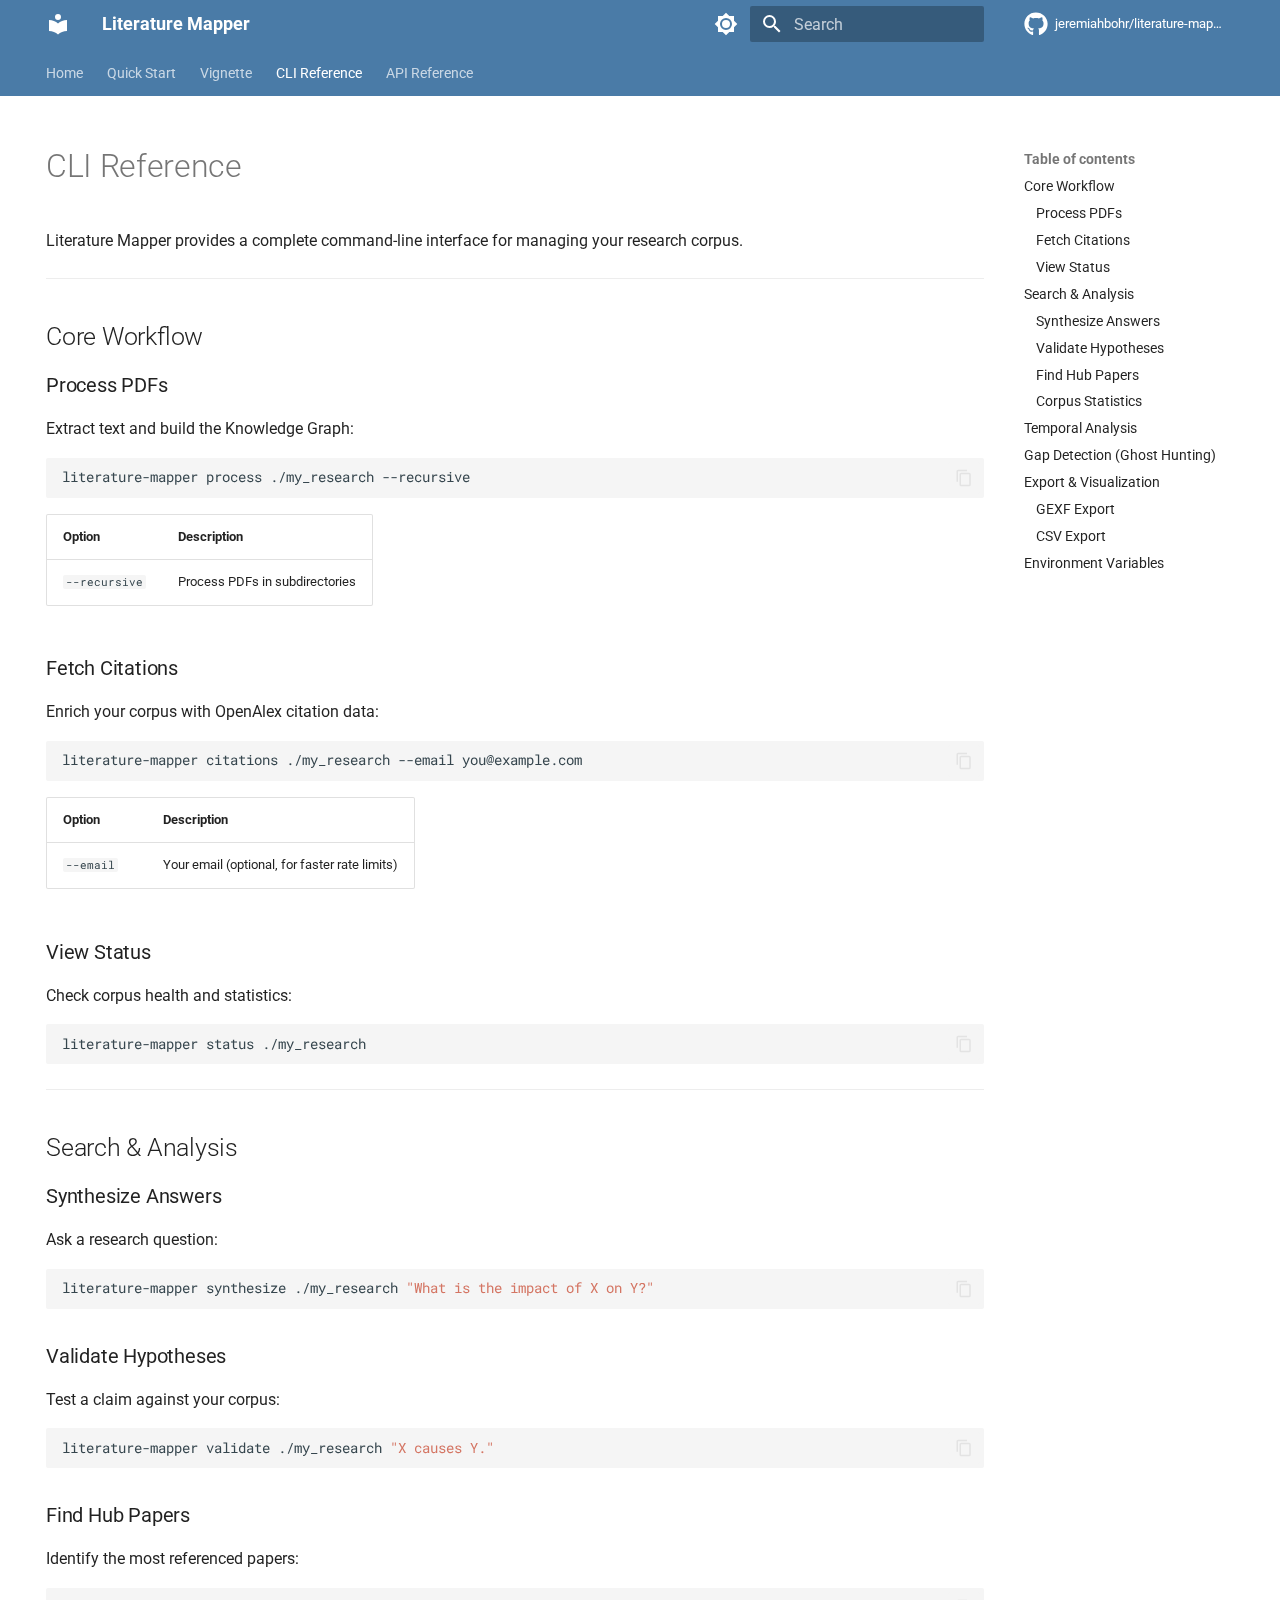
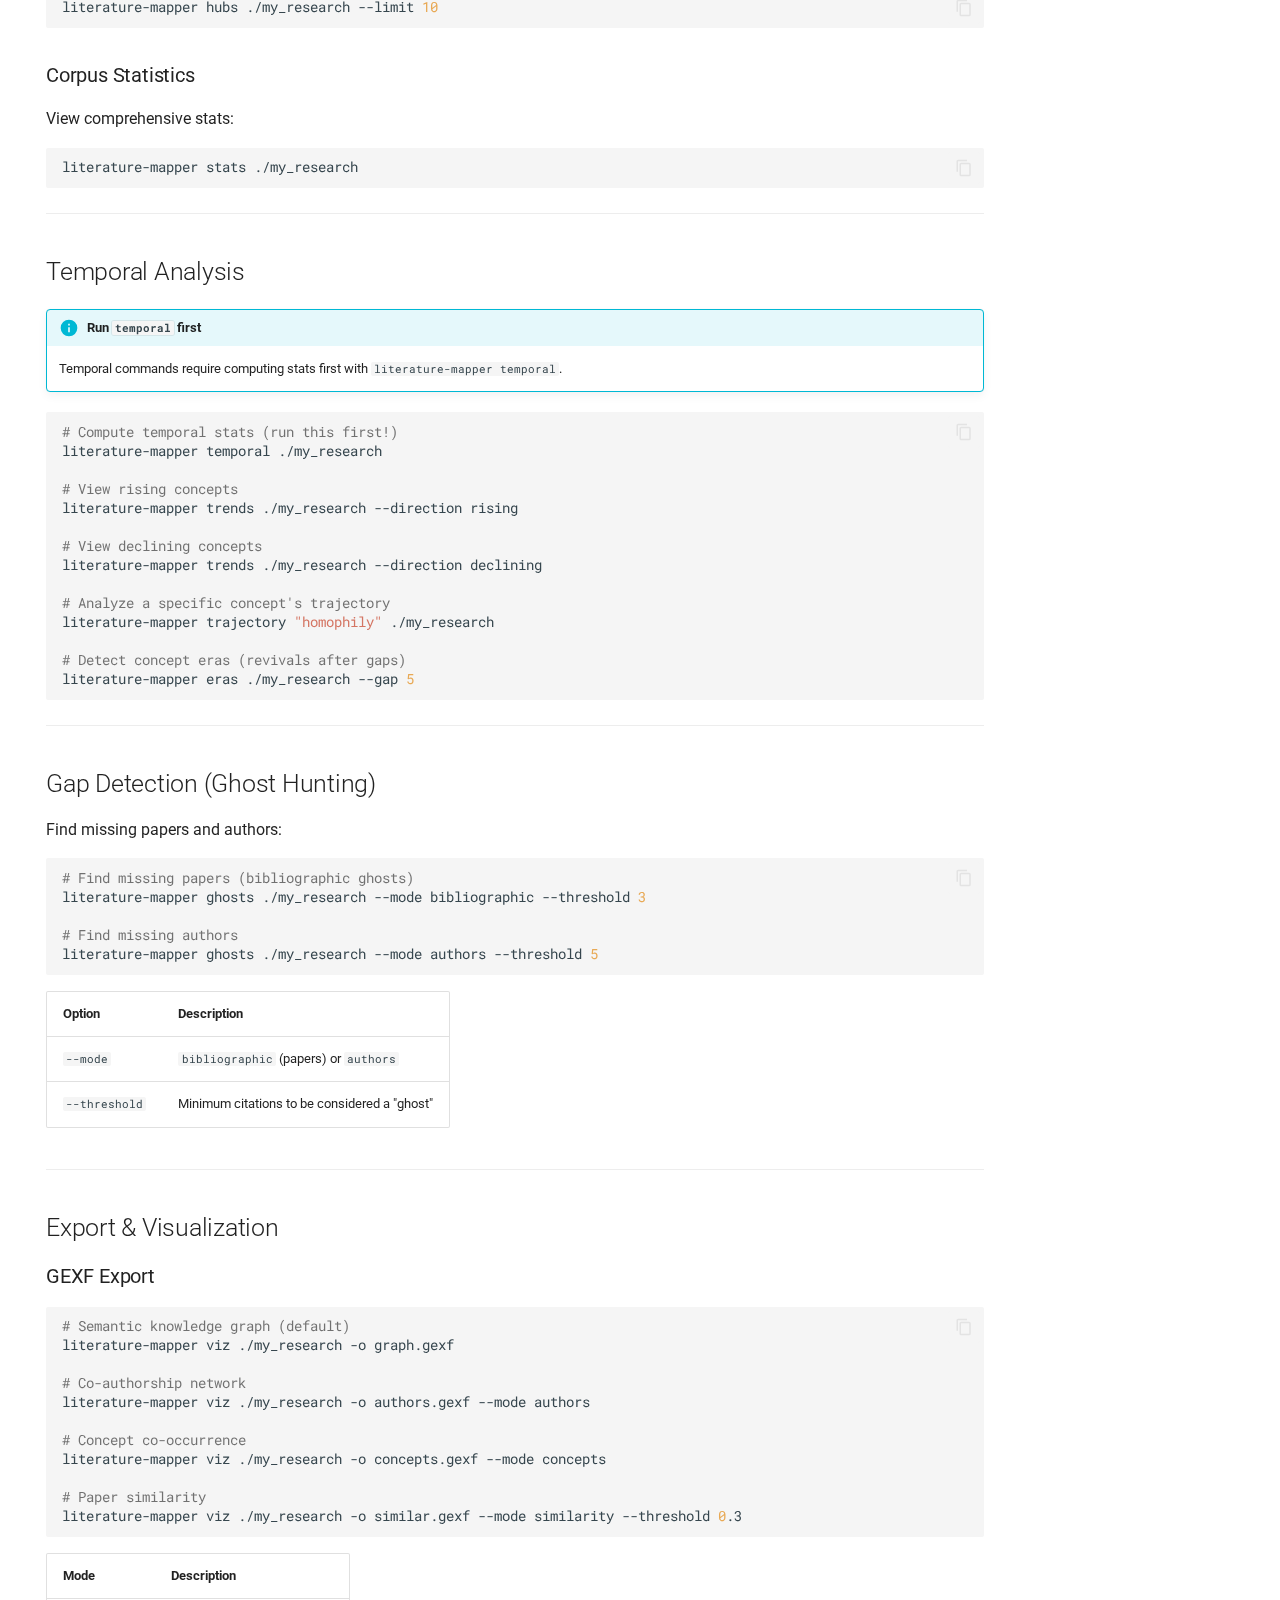
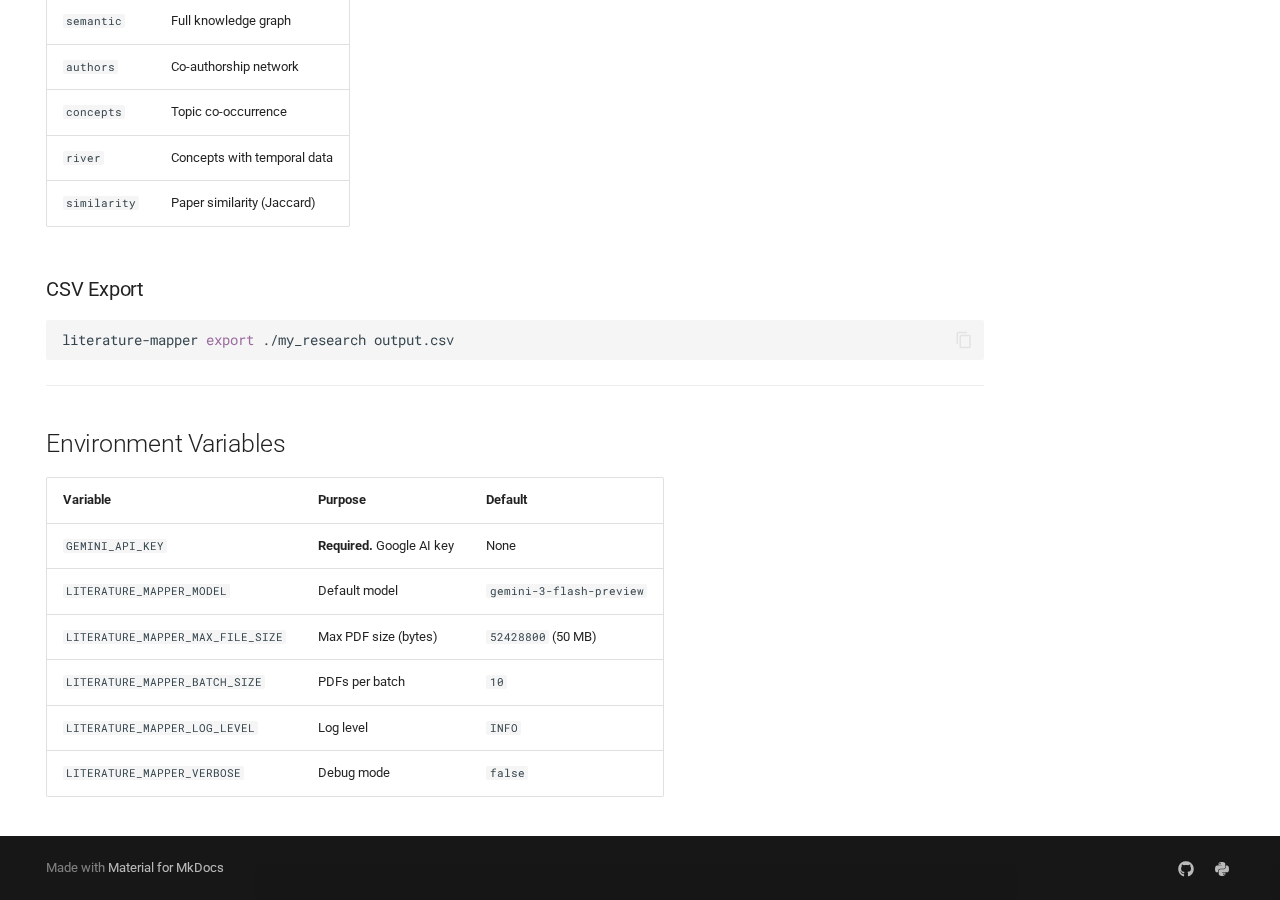
<file: cli/index.html>
<!doctype html>
<html lang="en" class="no-js">
  <head>
    
      <meta charset="utf-8">
      <meta name="viewport" content="width=device-width,initial-scale=1">
      
        <meta name="description" content="Complete command-line interface reference for Literature Mapper. Process PDFs, analyze corpora, and export data from the terminal.">
      
      
        <meta name="author" content="Jeremiah Bohr">
      
      
        <link rel="canonical" href="https://jeremiahbohr.github.io/literature-mapper/cli/">
      
      
        <link rel="prev" href="../vignette/export/">
      
      
        <link rel="next" href="../api/">
      
      
        
      
      
      <link rel="icon" href="../assets/images/favicon.png">
      <meta name="generator" content="mkdocs-1.6.1, mkdocs-material-9.7.1">
    
    
      
        <title>CLI Reference - Literature Mapper</title>
      
    
    
      <link rel="stylesheet" href="../assets/stylesheets/main.484c7ddc.min.css">
      
        
        <link rel="stylesheet" href="../assets/stylesheets/palette.ab4e12ef.min.css">
      
      


    
    
      
    
    
      
        
        
        <link rel="preconnect" href="https://fonts.gstatic.com" crossorigin>
        <link rel="stylesheet" href="https://fonts.googleapis.com/css?family=Roboto:300,300i,400,400i,700,700i%7CRoboto+Mono:400,400i,700,700i&display=fallback">
        <style>:root{--md-text-font:"Roboto";--md-code-font:"Roboto Mono"}</style>
      
    
    
      <link rel="stylesheet" href="../stylesheets/extra.css">
    
    <script>__md_scope=new URL("..",location),__md_hash=e=>[...e].reduce(((e,_)=>(e<<5)-e+_.charCodeAt(0)),0),__md_get=(e,_=localStorage,t=__md_scope)=>JSON.parse(_.getItem(t.pathname+"."+e)),__md_set=(e,_,t=localStorage,a=__md_scope)=>{try{t.setItem(a.pathname+"."+e,JSON.stringify(_))}catch(e){}}</script>
    
      

    
    
  </head>
  
  
    
    
      
    
    
    
    
    <body dir="ltr" data-md-color-scheme="default" data-md-color-primary="indigo" data-md-color-accent="indigo">
  
    
    <input class="md-toggle" data-md-toggle="drawer" type="checkbox" id="__drawer" autocomplete="off">
    <input class="md-toggle" data-md-toggle="search" type="checkbox" id="__search" autocomplete="off">
    <label class="md-overlay" for="__drawer"></label>
    <div data-md-component="skip">
      
        
        <a href="#cli-reference" class="md-skip">
          Skip to content
        </a>
      
    </div>
    <div data-md-component="announce">
      
    </div>
    
    
      

<header class="md-header" data-md-component="header">
  <nav class="md-header__inner md-grid" aria-label="Header">
    <a href=".." title="Literature Mapper" class="md-header__button md-logo" aria-label="Literature Mapper" data-md-component="logo">
      
  
  <svg xmlns="http://www.w3.org/2000/svg" viewBox="0 0 24 24"><path d="M12 8a3 3 0 0 0 3-3 3 3 0 0 0-3-3 3 3 0 0 0-3 3 3 3 0 0 0 3 3m0 3.54C9.64 9.35 6.5 8 3 8v11c3.5 0 6.64 1.35 9 3.54 2.36-2.19 5.5-3.54 9-3.54V8c-3.5 0-6.64 1.35-9 3.54"/></svg>

    </a>
    <label class="md-header__button md-icon" for="__drawer">
      
      <svg xmlns="http://www.w3.org/2000/svg" viewBox="0 0 24 24"><path d="M3 6h18v2H3zm0 5h18v2H3zm0 5h18v2H3z"/></svg>
    </label>
    <div class="md-header__title" data-md-component="header-title">
      <div class="md-header__ellipsis">
        <div class="md-header__topic">
          <span class="md-ellipsis">
            Literature Mapper
          </span>
        </div>
        <div class="md-header__topic" data-md-component="header-topic">
          <span class="md-ellipsis">
            
              CLI Reference
            
          </span>
        </div>
      </div>
    </div>
    
      
        <form class="md-header__option" data-md-component="palette">
  
    
    
    
    <input class="md-option" data-md-color-media="" data-md-color-scheme="default" data-md-color-primary="indigo" data-md-color-accent="indigo"  aria-label="Switch to dark mode"  type="radio" name="__palette" id="__palette_0">
    
      <label class="md-header__button md-icon" title="Switch to dark mode" for="__palette_1" hidden>
        <svg xmlns="http://www.w3.org/2000/svg" viewBox="0 0 24 24"><path d="M12 8a4 4 0 0 0-4 4 4 4 0 0 0 4 4 4 4 0 0 0 4-4 4 4 0 0 0-4-4m0 10a6 6 0 0 1-6-6 6 6 0 0 1 6-6 6 6 0 0 1 6 6 6 6 0 0 1-6 6m8-9.31V4h-4.69L12 .69 8.69 4H4v4.69L.69 12 4 15.31V20h4.69L12 23.31 15.31 20H20v-4.69L23.31 12z"/></svg>
      </label>
    
  
    
    
    
    <input class="md-option" data-md-color-media="" data-md-color-scheme="slate" data-md-color-primary="indigo" data-md-color-accent="indigo"  aria-label="Switch to light mode"  type="radio" name="__palette" id="__palette_1">
    
      <label class="md-header__button md-icon" title="Switch to light mode" for="__palette_0" hidden>
        <svg xmlns="http://www.w3.org/2000/svg" viewBox="0 0 24 24"><path d="M12 18c-.89 0-1.74-.2-2.5-.55C11.56 16.5 13 14.42 13 12s-1.44-4.5-3.5-5.45C10.26 6.2 11.11 6 12 6a6 6 0 0 1 6 6 6 6 0 0 1-6 6m8-9.31V4h-4.69L12 .69 8.69 4H4v4.69L.69 12 4 15.31V20h4.69L12 23.31 15.31 20H20v-4.69L23.31 12z"/></svg>
      </label>
    
  
</form>
      
    
    
      <script>var palette=__md_get("__palette");if(palette&&palette.color){if("(prefers-color-scheme)"===palette.color.media){var media=matchMedia("(prefers-color-scheme: light)"),input=document.querySelector(media.matches?"[data-md-color-media='(prefers-color-scheme: light)']":"[data-md-color-media='(prefers-color-scheme: dark)']");palette.color.media=input.getAttribute("data-md-color-media"),palette.color.scheme=input.getAttribute("data-md-color-scheme"),palette.color.primary=input.getAttribute("data-md-color-primary"),palette.color.accent=input.getAttribute("data-md-color-accent")}for(var[key,value]of Object.entries(palette.color))document.body.setAttribute("data-md-color-"+key,value)}</script>
    
    
    
      
      
        <label class="md-header__button md-icon" for="__search">
          
          <svg xmlns="http://www.w3.org/2000/svg" viewBox="0 0 24 24"><path d="M9.5 3A6.5 6.5 0 0 1 16 9.5c0 1.61-.59 3.09-1.56 4.23l.27.27h.79l5 5-1.5 1.5-5-5v-.79l-.27-.27A6.52 6.52 0 0 1 9.5 16 6.5 6.5 0 0 1 3 9.5 6.5 6.5 0 0 1 9.5 3m0 2C7 5 5 7 5 9.5S7 14 9.5 14 14 12 14 9.5 12 5 9.5 5"/></svg>
        </label>
        <div class="md-search" data-md-component="search" role="dialog">
  <label class="md-search__overlay" for="__search"></label>
  <div class="md-search__inner" role="search">
    <form class="md-search__form" name="search">
      <input type="text" class="md-search__input" name="query" aria-label="Search" placeholder="Search" autocapitalize="off" autocorrect="off" autocomplete="off" spellcheck="false" data-md-component="search-query" required>
      <label class="md-search__icon md-icon" for="__search">
        
        <svg xmlns="http://www.w3.org/2000/svg" viewBox="0 0 24 24"><path d="M9.5 3A6.5 6.5 0 0 1 16 9.5c0 1.61-.59 3.09-1.56 4.23l.27.27h.79l5 5-1.5 1.5-5-5v-.79l-.27-.27A6.52 6.52 0 0 1 9.5 16 6.5 6.5 0 0 1 3 9.5 6.5 6.5 0 0 1 9.5 3m0 2C7 5 5 7 5 9.5S7 14 9.5 14 14 12 14 9.5 12 5 9.5 5"/></svg>
        
        <svg xmlns="http://www.w3.org/2000/svg" viewBox="0 0 24 24"><path d="M20 11v2H8l5.5 5.5-1.42 1.42L4.16 12l7.92-7.92L13.5 5.5 8 11z"/></svg>
      </label>
      <nav class="md-search__options" aria-label="Search">
        
        <button type="reset" class="md-search__icon md-icon" title="Clear" aria-label="Clear" tabindex="-1">
          
          <svg xmlns="http://www.w3.org/2000/svg" viewBox="0 0 24 24"><path d="M19 6.41 17.59 5 12 10.59 6.41 5 5 6.41 10.59 12 5 17.59 6.41 19 12 13.41 17.59 19 19 17.59 13.41 12z"/></svg>
        </button>
      </nav>
      
        <div class="md-search__suggest" data-md-component="search-suggest"></div>
      
    </form>
    <div class="md-search__output">
      <div class="md-search__scrollwrap" tabindex="0" data-md-scrollfix>
        <div class="md-search-result" data-md-component="search-result">
          <div class="md-search-result__meta">
            Initializing search
          </div>
          <ol class="md-search-result__list" role="presentation"></ol>
        </div>
      </div>
    </div>
  </div>
</div>
      
    
    
      <div class="md-header__source">
        <a href="https://github.com/jeremiahbohr/literature-mapper" title="Go to repository" class="md-source" data-md-component="source">
  <div class="md-source__icon md-icon">
    
    <svg xmlns="http://www.w3.org/2000/svg" viewBox="0 0 512 512"><!--! Font Awesome Free 7.1.0 by @fontawesome - https://fontawesome.com License - https://fontawesome.com/license/free (Icons: CC BY 4.0, Fonts: SIL OFL 1.1, Code: MIT License) Copyright 2025 Fonticons, Inc.--><path d="M173.9 397.4c0 2-2.3 3.6-5.2 3.6-3.3.3-5.6-1.3-5.6-3.6 0-2 2.3-3.6 5.2-3.6 3-.3 5.6 1.3 5.6 3.6m-31.1-4.5c-.7 2 1.3 4.3 4.3 4.9 2.6 1 5.6 0 6.2-2s-1.3-4.3-4.3-5.2c-2.6-.7-5.5.3-6.2 2.3m44.2-1.7c-2.9.7-4.9 2.6-4.6 4.9.3 2 2.9 3.3 5.9 2.6 2.9-.7 4.9-2.6 4.6-4.6-.3-1.9-3-3.2-5.9-2.9M252.8 8C114.1 8 8 113.3 8 252c0 110.9 69.8 205.8 169.5 239.2 12.8 2.3 17.3-5.6 17.3-12.1 0-6.2-.3-40.4-.3-61.4 0 0-70 15-84.7-29.8 0 0-11.4-29.1-27.8-36.6 0 0-22.9-15.7 1.6-15.4 0 0 24.9 2 38.6 25.8 21.9 38.6 58.6 27.5 72.9 20.9 2.3-16 8.8-27.1 16-33.7-55.9-6.2-112.3-14.3-112.3-110.5 0-27.5 7.6-41.3 23.6-58.9-2.6-6.5-11.1-33.3 2.6-67.9 20.9-6.5 69 27 69 27 20-5.6 41.5-8.5 62.8-8.5s42.8 2.9 62.8 8.5c0 0 48.1-33.6 69-27 13.7 34.7 5.2 61.4 2.6 67.9 16 17.7 25.8 31.5 25.8 58.9 0 96.5-58.9 104.2-114.8 110.5 9.2 7.9 17 22.9 17 46.4 0 33.7-.3 75.4-.3 83.6 0 6.5 4.6 14.4 17.3 12.1C436.2 457.8 504 362.9 504 252 504 113.3 391.5 8 252.8 8M105.2 352.9c-1.3 1-1 3.3.7 5.2 1.6 1.6 3.9 2.3 5.2 1 1.3-1 1-3.3-.7-5.2-1.6-1.6-3.9-2.3-5.2-1m-10.8-8.1c-.7 1.3.3 2.9 2.3 3.9 1.6 1 3.6.7 4.3-.7.7-1.3-.3-2.9-2.3-3.9-2-.6-3.6-.3-4.3.7m32.4 35.6c-1.6 1.3-1 4.3 1.3 6.2 2.3 2.3 5.2 2.6 6.5 1 1.3-1.3.7-4.3-1.3-6.2-2.2-2.3-5.2-2.6-6.5-1m-11.4-14.7c-1.6 1-1.6 3.6 0 5.9s4.3 3.3 5.6 2.3c1.6-1.3 1.6-3.9 0-6.2-1.4-2.3-4-3.3-5.6-2"/></svg>
  </div>
  <div class="md-source__repository">
    jeremiahbohr/literature-mapper
  </div>
</a>
      </div>
    
  </nav>
  
</header>
    
    <div class="md-container" data-md-component="container">
      
      
        
          
            
<nav class="md-tabs" aria-label="Tabs" data-md-component="tabs">
  <div class="md-grid">
    <ul class="md-tabs__list">
      
        
  
  
  
  
    <li class="md-tabs__item">
      <a href=".." class="md-tabs__link">
        
  
  
    
  
  Home

      </a>
    </li>
  

      
        
  
  
  
  
    <li class="md-tabs__item">
      <a href="../quickstart/" class="md-tabs__link">
        
  
  
    
  
  Quick Start

      </a>
    </li>
  

      
        
  
  
  
  
    
    
      <li class="md-tabs__item">
        <a href="../vignette/setup/" class="md-tabs__link">
          
  
  
  Vignette

        </a>
      </li>
    
  

      
        
  
  
  
    
  
  
    <li class="md-tabs__item md-tabs__item--active">
      <a href="./" class="md-tabs__link">
        
  
  
    
  
  CLI Reference

      </a>
    </li>
  

      
        
  
  
  
  
    <li class="md-tabs__item">
      <a href="../api/" class="md-tabs__link">
        
  
  
    
  
  API Reference

      </a>
    </li>
  

      
    </ul>
  </div>
</nav>
          
        
      
      <main class="md-main" data-md-component="main">
        <div class="md-main__inner md-grid">
          
            
              
                
              
              <div class="md-sidebar md-sidebar--primary" data-md-component="sidebar" data-md-type="navigation" hidden>
                <div class="md-sidebar__scrollwrap">
                  <div class="md-sidebar__inner">
                    


  


<nav class="md-nav md-nav--primary md-nav--lifted" aria-label="Navigation" data-md-level="0">
  <label class="md-nav__title" for="__drawer">
    <a href=".." title="Literature Mapper" class="md-nav__button md-logo" aria-label="Literature Mapper" data-md-component="logo">
      
  
  <svg xmlns="http://www.w3.org/2000/svg" viewBox="0 0 24 24"><path d="M12 8a3 3 0 0 0 3-3 3 3 0 0 0-3-3 3 3 0 0 0-3 3 3 3 0 0 0 3 3m0 3.54C9.64 9.35 6.5 8 3 8v11c3.5 0 6.64 1.35 9 3.54 2.36-2.19 5.5-3.54 9-3.54V8c-3.5 0-6.64 1.35-9 3.54"/></svg>

    </a>
    Literature Mapper
  </label>
  
    <div class="md-nav__source">
      <a href="https://github.com/jeremiahbohr/literature-mapper" title="Go to repository" class="md-source" data-md-component="source">
  <div class="md-source__icon md-icon">
    
    <svg xmlns="http://www.w3.org/2000/svg" viewBox="0 0 512 512"><!--! Font Awesome Free 7.1.0 by @fontawesome - https://fontawesome.com License - https://fontawesome.com/license/free (Icons: CC BY 4.0, Fonts: SIL OFL 1.1, Code: MIT License) Copyright 2025 Fonticons, Inc.--><path d="M173.9 397.4c0 2-2.3 3.6-5.2 3.6-3.3.3-5.6-1.3-5.6-3.6 0-2 2.3-3.6 5.2-3.6 3-.3 5.6 1.3 5.6 3.6m-31.1-4.5c-.7 2 1.3 4.3 4.3 4.9 2.6 1 5.6 0 6.2-2s-1.3-4.3-4.3-5.2c-2.6-.7-5.5.3-6.2 2.3m44.2-1.7c-2.9.7-4.9 2.6-4.6 4.9.3 2 2.9 3.3 5.9 2.6 2.9-.7 4.9-2.6 4.6-4.6-.3-1.9-3-3.2-5.9-2.9M252.8 8C114.1 8 8 113.3 8 252c0 110.9 69.8 205.8 169.5 239.2 12.8 2.3 17.3-5.6 17.3-12.1 0-6.2-.3-40.4-.3-61.4 0 0-70 15-84.7-29.8 0 0-11.4-29.1-27.8-36.6 0 0-22.9-15.7 1.6-15.4 0 0 24.9 2 38.6 25.8 21.9 38.6 58.6 27.5 72.9 20.9 2.3-16 8.8-27.1 16-33.7-55.9-6.2-112.3-14.3-112.3-110.5 0-27.5 7.6-41.3 23.6-58.9-2.6-6.5-11.1-33.3 2.6-67.9 20.9-6.5 69 27 69 27 20-5.6 41.5-8.5 62.8-8.5s42.8 2.9 62.8 8.5c0 0 48.1-33.6 69-27 13.7 34.7 5.2 61.4 2.6 67.9 16 17.7 25.8 31.5 25.8 58.9 0 96.5-58.9 104.2-114.8 110.5 9.2 7.9 17 22.9 17 46.4 0 33.7-.3 75.4-.3 83.6 0 6.5 4.6 14.4 17.3 12.1C436.2 457.8 504 362.9 504 252 504 113.3 391.5 8 252.8 8M105.2 352.9c-1.3 1-1 3.3.7 5.2 1.6 1.6 3.9 2.3 5.2 1 1.3-1 1-3.3-.7-5.2-1.6-1.6-3.9-2.3-5.2-1m-10.8-8.1c-.7 1.3.3 2.9 2.3 3.9 1.6 1 3.6.7 4.3-.7.7-1.3-.3-2.9-2.3-3.9-2-.6-3.6-.3-4.3.7m32.4 35.6c-1.6 1.3-1 4.3 1.3 6.2 2.3 2.3 5.2 2.6 6.5 1 1.3-1.3.7-4.3-1.3-6.2-2.2-2.3-5.2-2.6-6.5-1m-11.4-14.7c-1.6 1-1.6 3.6 0 5.9s4.3 3.3 5.6 2.3c1.6-1.3 1.6-3.9 0-6.2-1.4-2.3-4-3.3-5.6-2"/></svg>
  </div>
  <div class="md-source__repository">
    jeremiahbohr/literature-mapper
  </div>
</a>
    </div>
  
  <ul class="md-nav__list" data-md-scrollfix>
    
      
      
  
  
  
  
    <li class="md-nav__item">
      <a href=".." class="md-nav__link">
        
  
  
  <span class="md-ellipsis">
    
  
    Home
  

    
  </span>
  
  

      </a>
    </li>
  

    
      
      
  
  
  
  
    <li class="md-nav__item">
      <a href="../quickstart/" class="md-nav__link">
        
  
  
  <span class="md-ellipsis">
    
  
    Quick Start
  

    
  </span>
  
  

      </a>
    </li>
  

    
      
      
  
  
  
  
    
    
    
    
      
      
        
      
    
    
    <li class="md-nav__item md-nav__item--nested">
      
        
        
          
        
        <input class="md-nav__toggle md-toggle md-toggle--indeterminate" type="checkbox" id="__nav_3" >
        
          
          <label class="md-nav__link" for="__nav_3" id="__nav_3_label" tabindex="0">
            
  
  
  <span class="md-ellipsis">
    
  
    Vignette
  

    
  </span>
  
  

            <span class="md-nav__icon md-icon"></span>
          </label>
        
        <nav class="md-nav" data-md-level="1" aria-labelledby="__nav_3_label" aria-expanded="false">
          <label class="md-nav__title" for="__nav_3">
            <span class="md-nav__icon md-icon"></span>
            
  
    Vignette
  

          </label>
          <ul class="md-nav__list" data-md-scrollfix>
            
              
                
  
  
  
  
    <li class="md-nav__item">
      <a href="../vignette/setup/" class="md-nav__link">
        
  
  
  <span class="md-ellipsis">
    
  
    Setup & Corpus
  

    
  </span>
  
  

      </a>
    </li>
  

              
            
              
                
  
  
  
  
    <li class="md-nav__item">
      <a href="../vignette/search/" class="md-nav__link">
        
  
  
  <span class="md-ellipsis">
    
  
    Search & Retrieval
  

    
  </span>
  
  

      </a>
    </li>
  

              
            
              
                
  
  
  
  
    <li class="md-nav__item">
      <a href="../vignette/citations/" class="md-nav__link">
        
  
  
  <span class="md-ellipsis">
    
  
    Citation Analysis
  

    
  </span>
  
  

      </a>
    </li>
  

              
            
              
                
  
  
  
  
    <li class="md-nav__item">
      <a href="../vignette/ghosts/" class="md-nav__link">
        
  
  
  <span class="md-ellipsis">
    
  
    Ghost Hunting
  

    
  </span>
  
  

      </a>
    </li>
  

              
            
              
                
  
  
  
  
    <li class="md-nav__item">
      <a href="../vignette/temporal/" class="md-nav__link">
        
  
  
  <span class="md-ellipsis">
    
  
    Temporal Analysis
  

    
  </span>
  
  

      </a>
    </li>
  

              
            
              
                
  
  
  
  
    <li class="md-nav__item">
      <a href="../vignette/genealogy/" class="md-nav__link">
        
  
  
  <span class="md-ellipsis">
    
  
    Intellectual Genealogy
  

    
  </span>
  
  

      </a>
    </li>
  

              
            
              
                
  
  
  
  
    <li class="md-nav__item">
      <a href="../vignette/synthesis/" class="md-nav__link">
        
  
  
  <span class="md-ellipsis">
    
  
    AI Synthesis
  

    
  </span>
  
  

      </a>
    </li>
  

              
            
              
                
  
  
  
  
    <li class="md-nav__item">
      <a href="../vignette/export/" class="md-nav__link">
        
  
  
  <span class="md-ellipsis">
    
  
    Export & Visualization
  

    
  </span>
  
  

      </a>
    </li>
  

              
            
          </ul>
        </nav>
      
    </li>
  

    
      
      
  
  
    
  
  
  
    <li class="md-nav__item md-nav__item--active">
      
      <input class="md-nav__toggle md-toggle" type="checkbox" id="__toc">
      
      
        
      
      
        <label class="md-nav__link md-nav__link--active" for="__toc">
          
  
  
  <span class="md-ellipsis">
    
  
    CLI Reference
  

    
  </span>
  
  

          <span class="md-nav__icon md-icon"></span>
        </label>
      
      <a href="./" class="md-nav__link md-nav__link--active">
        
  
  
  <span class="md-ellipsis">
    
  
    CLI Reference
  

    
  </span>
  
  

      </a>
      
        

<nav class="md-nav md-nav--secondary" aria-label="Table of contents">
  
  
  
    
  
  
    <label class="md-nav__title" for="__toc">
      <span class="md-nav__icon md-icon"></span>
      Table of contents
    </label>
    <ul class="md-nav__list" data-md-component="toc" data-md-scrollfix>
      
        <li class="md-nav__item">
  <a href="#core-workflow" class="md-nav__link">
    <span class="md-ellipsis">
      
        Core Workflow
      
    </span>
  </a>
  
    <nav class="md-nav" aria-label="Core Workflow">
      <ul class="md-nav__list">
        
          <li class="md-nav__item">
  <a href="#process-pdfs" class="md-nav__link">
    <span class="md-ellipsis">
      
        Process PDFs
      
    </span>
  </a>
  
</li>
        
          <li class="md-nav__item">
  <a href="#fetch-citations" class="md-nav__link">
    <span class="md-ellipsis">
      
        Fetch Citations
      
    </span>
  </a>
  
</li>
        
          <li class="md-nav__item">
  <a href="#view-status" class="md-nav__link">
    <span class="md-ellipsis">
      
        View Status
      
    </span>
  </a>
  
</li>
        
      </ul>
    </nav>
  
</li>
      
        <li class="md-nav__item">
  <a href="#search-analysis" class="md-nav__link">
    <span class="md-ellipsis">
      
        Search &amp; Analysis
      
    </span>
  </a>
  
    <nav class="md-nav" aria-label="Search &amp; Analysis">
      <ul class="md-nav__list">
        
          <li class="md-nav__item">
  <a href="#synthesize-answers" class="md-nav__link">
    <span class="md-ellipsis">
      
        Synthesize Answers
      
    </span>
  </a>
  
</li>
        
          <li class="md-nav__item">
  <a href="#validate-hypotheses" class="md-nav__link">
    <span class="md-ellipsis">
      
        Validate Hypotheses
      
    </span>
  </a>
  
</li>
        
          <li class="md-nav__item">
  <a href="#find-hub-papers" class="md-nav__link">
    <span class="md-ellipsis">
      
        Find Hub Papers
      
    </span>
  </a>
  
</li>
        
          <li class="md-nav__item">
  <a href="#corpus-statistics" class="md-nav__link">
    <span class="md-ellipsis">
      
        Corpus Statistics
      
    </span>
  </a>
  
</li>
        
      </ul>
    </nav>
  
</li>
      
        <li class="md-nav__item">
  <a href="#temporal-analysis" class="md-nav__link">
    <span class="md-ellipsis">
      
        Temporal Analysis
      
    </span>
  </a>
  
</li>
      
        <li class="md-nav__item">
  <a href="#gap-detection-ghost-hunting" class="md-nav__link">
    <span class="md-ellipsis">
      
        Gap Detection (Ghost Hunting)
      
    </span>
  </a>
  
</li>
      
        <li class="md-nav__item">
  <a href="#export-visualization" class="md-nav__link">
    <span class="md-ellipsis">
      
        Export &amp; Visualization
      
    </span>
  </a>
  
    <nav class="md-nav" aria-label="Export &amp; Visualization">
      <ul class="md-nav__list">
        
          <li class="md-nav__item">
  <a href="#gexf-export" class="md-nav__link">
    <span class="md-ellipsis">
      
        GEXF Export
      
    </span>
  </a>
  
</li>
        
          <li class="md-nav__item">
  <a href="#csv-export" class="md-nav__link">
    <span class="md-ellipsis">
      
        CSV Export
      
    </span>
  </a>
  
</li>
        
      </ul>
    </nav>
  
</li>
      
        <li class="md-nav__item">
  <a href="#environment-variables" class="md-nav__link">
    <span class="md-ellipsis">
      
        Environment Variables
      
    </span>
  </a>
  
</li>
      
    </ul>
  
</nav>
      
    </li>
  

    
      
      
  
  
  
  
    <li class="md-nav__item">
      <a href="../api/" class="md-nav__link">
        
  
  
  <span class="md-ellipsis">
    
  
    API Reference
  

    
  </span>
  
  

      </a>
    </li>
  

    
  </ul>
</nav>
                  </div>
                </div>
              </div>
            
            
              
                
              
              <div class="md-sidebar md-sidebar--secondary" data-md-component="sidebar" data-md-type="toc" >
                <div class="md-sidebar__scrollwrap">
                  <div class="md-sidebar__inner">
                    

<nav class="md-nav md-nav--secondary" aria-label="Table of contents">
  
  
  
    
  
  
    <label class="md-nav__title" for="__toc">
      <span class="md-nav__icon md-icon"></span>
      Table of contents
    </label>
    <ul class="md-nav__list" data-md-component="toc" data-md-scrollfix>
      
        <li class="md-nav__item">
  <a href="#core-workflow" class="md-nav__link">
    <span class="md-ellipsis">
      
        Core Workflow
      
    </span>
  </a>
  
    <nav class="md-nav" aria-label="Core Workflow">
      <ul class="md-nav__list">
        
          <li class="md-nav__item">
  <a href="#process-pdfs" class="md-nav__link">
    <span class="md-ellipsis">
      
        Process PDFs
      
    </span>
  </a>
  
</li>
        
          <li class="md-nav__item">
  <a href="#fetch-citations" class="md-nav__link">
    <span class="md-ellipsis">
      
        Fetch Citations
      
    </span>
  </a>
  
</li>
        
          <li class="md-nav__item">
  <a href="#view-status" class="md-nav__link">
    <span class="md-ellipsis">
      
        View Status
      
    </span>
  </a>
  
</li>
        
      </ul>
    </nav>
  
</li>
      
        <li class="md-nav__item">
  <a href="#search-analysis" class="md-nav__link">
    <span class="md-ellipsis">
      
        Search &amp; Analysis
      
    </span>
  </a>
  
    <nav class="md-nav" aria-label="Search &amp; Analysis">
      <ul class="md-nav__list">
        
          <li class="md-nav__item">
  <a href="#synthesize-answers" class="md-nav__link">
    <span class="md-ellipsis">
      
        Synthesize Answers
      
    </span>
  </a>
  
</li>
        
          <li class="md-nav__item">
  <a href="#validate-hypotheses" class="md-nav__link">
    <span class="md-ellipsis">
      
        Validate Hypotheses
      
    </span>
  </a>
  
</li>
        
          <li class="md-nav__item">
  <a href="#find-hub-papers" class="md-nav__link">
    <span class="md-ellipsis">
      
        Find Hub Papers
      
    </span>
  </a>
  
</li>
        
          <li class="md-nav__item">
  <a href="#corpus-statistics" class="md-nav__link">
    <span class="md-ellipsis">
      
        Corpus Statistics
      
    </span>
  </a>
  
</li>
        
      </ul>
    </nav>
  
</li>
      
        <li class="md-nav__item">
  <a href="#temporal-analysis" class="md-nav__link">
    <span class="md-ellipsis">
      
        Temporal Analysis
      
    </span>
  </a>
  
</li>
      
        <li class="md-nav__item">
  <a href="#gap-detection-ghost-hunting" class="md-nav__link">
    <span class="md-ellipsis">
      
        Gap Detection (Ghost Hunting)
      
    </span>
  </a>
  
</li>
      
        <li class="md-nav__item">
  <a href="#export-visualization" class="md-nav__link">
    <span class="md-ellipsis">
      
        Export &amp; Visualization
      
    </span>
  </a>
  
    <nav class="md-nav" aria-label="Export &amp; Visualization">
      <ul class="md-nav__list">
        
          <li class="md-nav__item">
  <a href="#gexf-export" class="md-nav__link">
    <span class="md-ellipsis">
      
        GEXF Export
      
    </span>
  </a>
  
</li>
        
          <li class="md-nav__item">
  <a href="#csv-export" class="md-nav__link">
    <span class="md-ellipsis">
      
        CSV Export
      
    </span>
  </a>
  
</li>
        
      </ul>
    </nav>
  
</li>
      
        <li class="md-nav__item">
  <a href="#environment-variables" class="md-nav__link">
    <span class="md-ellipsis">
      
        Environment Variables
      
    </span>
  </a>
  
</li>
      
    </ul>
  
</nav>
                  </div>
                </div>
              </div>
            
          
          
            <div class="md-content" data-md-component="content">
              
              <article class="md-content__inner md-typeset">
                
                  
  



  
  


<h1 id="cli-reference">CLI Reference<a class="headerlink" href="#cli-reference" title="Permanent link">&para;</a></h1>
<p>Literature Mapper provides a complete command-line interface for managing your research corpus.</p>
<hr />
<h2 id="core-workflow">Core Workflow<a class="headerlink" href="#core-workflow" title="Permanent link">&para;</a></h2>
<h3 id="process-pdfs">Process PDFs<a class="headerlink" href="#process-pdfs" title="Permanent link">&para;</a></h3>
<p>Extract text and build the Knowledge Graph:</p>
<div class="highlight"><pre><span></span><code><a id="__codelineno-0-1" name="__codelineno-0-1" href="#__codelineno-0-1"></a>literature-mapper<span class="w"> </span>process<span class="w"> </span>./my_research<span class="w"> </span>--recursive
</code></pre></div>
<table>
<thead>
<tr>
<th style="text-align: left;">Option</th>
<th style="text-align: left;">Description</th>
</tr>
</thead>
<tbody>
<tr>
<td style="text-align: left;"><code>--recursive</code></td>
<td style="text-align: left;">Process PDFs in subdirectories</td>
</tr>
</tbody>
</table>
<h3 id="fetch-citations">Fetch Citations<a class="headerlink" href="#fetch-citations" title="Permanent link">&para;</a></h3>
<p>Enrich your corpus with OpenAlex citation data:</p>
<div class="highlight"><pre><span></span><code><a id="__codelineno-1-1" name="__codelineno-1-1" href="#__codelineno-1-1"></a>literature-mapper<span class="w"> </span>citations<span class="w"> </span>./my_research<span class="w"> </span>--email<span class="w"> </span>you@example.com
</code></pre></div>
<table>
<thead>
<tr>
<th style="text-align: left;">Option</th>
<th style="text-align: left;">Description</th>
</tr>
</thead>
<tbody>
<tr>
<td style="text-align: left;"><code>--email</code></td>
<td style="text-align: left;">Your email (optional, for faster rate limits)</td>
</tr>
</tbody>
</table>
<h3 id="view-status">View Status<a class="headerlink" href="#view-status" title="Permanent link">&para;</a></h3>
<p>Check corpus health and statistics:</p>
<div class="highlight"><pre><span></span><code><a id="__codelineno-2-1" name="__codelineno-2-1" href="#__codelineno-2-1"></a>literature-mapper<span class="w"> </span>status<span class="w"> </span>./my_research
</code></pre></div>
<hr />
<h2 id="search-analysis">Search &amp; Analysis<a class="headerlink" href="#search-analysis" title="Permanent link">&para;</a></h2>
<h3 id="synthesize-answers">Synthesize Answers<a class="headerlink" href="#synthesize-answers" title="Permanent link">&para;</a></h3>
<p>Ask a research question:</p>
<div class="highlight"><pre><span></span><code><a id="__codelineno-3-1" name="__codelineno-3-1" href="#__codelineno-3-1"></a>literature-mapper<span class="w"> </span>synthesize<span class="w"> </span>./my_research<span class="w"> </span><span class="s2">&quot;What is the impact of X on Y?&quot;</span>
</code></pre></div>
<h3 id="validate-hypotheses">Validate Hypotheses<a class="headerlink" href="#validate-hypotheses" title="Permanent link">&para;</a></h3>
<p>Test a claim against your corpus:</p>
<div class="highlight"><pre><span></span><code><a id="__codelineno-4-1" name="__codelineno-4-1" href="#__codelineno-4-1"></a>literature-mapper<span class="w"> </span>validate<span class="w"> </span>./my_research<span class="w"> </span><span class="s2">&quot;X causes Y.&quot;</span>
</code></pre></div>
<h3 id="find-hub-papers">Find Hub Papers<a class="headerlink" href="#find-hub-papers" title="Permanent link">&para;</a></h3>
<p>Identify the most referenced papers:</p>
<div class="highlight"><pre><span></span><code><a id="__codelineno-5-1" name="__codelineno-5-1" href="#__codelineno-5-1"></a>literature-mapper<span class="w"> </span>hubs<span class="w"> </span>./my_research<span class="w"> </span>--limit<span class="w"> </span><span class="m">10</span>
</code></pre></div>
<h3 id="corpus-statistics">Corpus Statistics<a class="headerlink" href="#corpus-statistics" title="Permanent link">&para;</a></h3>
<p>View comprehensive stats:</p>
<div class="highlight"><pre><span></span><code><a id="__codelineno-6-1" name="__codelineno-6-1" href="#__codelineno-6-1"></a>literature-mapper<span class="w"> </span>stats<span class="w"> </span>./my_research
</code></pre></div>
<hr />
<h2 id="temporal-analysis">Temporal Analysis<a class="headerlink" href="#temporal-analysis" title="Permanent link">&para;</a></h2>
<div class="admonition info">
<p class="admonition-title">Run <code>temporal</code> first</p>
<p>Temporal commands require computing stats first with <code>literature-mapper temporal</code>.</p>
</div>
<div class="highlight"><pre><span></span><code><a id="__codelineno-7-1" name="__codelineno-7-1" href="#__codelineno-7-1"></a><span class="c1"># Compute temporal stats (run this first!)</span>
<a id="__codelineno-7-2" name="__codelineno-7-2" href="#__codelineno-7-2"></a>literature-mapper<span class="w"> </span>temporal<span class="w"> </span>./my_research
<a id="__codelineno-7-3" name="__codelineno-7-3" href="#__codelineno-7-3"></a>
<a id="__codelineno-7-4" name="__codelineno-7-4" href="#__codelineno-7-4"></a><span class="c1"># View rising concepts</span>
<a id="__codelineno-7-5" name="__codelineno-7-5" href="#__codelineno-7-5"></a>literature-mapper<span class="w"> </span>trends<span class="w"> </span>./my_research<span class="w"> </span>--direction<span class="w"> </span>rising
<a id="__codelineno-7-6" name="__codelineno-7-6" href="#__codelineno-7-6"></a>
<a id="__codelineno-7-7" name="__codelineno-7-7" href="#__codelineno-7-7"></a><span class="c1"># View declining concepts</span>
<a id="__codelineno-7-8" name="__codelineno-7-8" href="#__codelineno-7-8"></a>literature-mapper<span class="w"> </span>trends<span class="w"> </span>./my_research<span class="w"> </span>--direction<span class="w"> </span>declining
<a id="__codelineno-7-9" name="__codelineno-7-9" href="#__codelineno-7-9"></a>
<a id="__codelineno-7-10" name="__codelineno-7-10" href="#__codelineno-7-10"></a><span class="c1"># Analyze a specific concept&#39;s trajectory</span>
<a id="__codelineno-7-11" name="__codelineno-7-11" href="#__codelineno-7-11"></a>literature-mapper<span class="w"> </span>trajectory<span class="w"> </span><span class="s2">&quot;homophily&quot;</span><span class="w"> </span>./my_research
<a id="__codelineno-7-12" name="__codelineno-7-12" href="#__codelineno-7-12"></a>
<a id="__codelineno-7-13" name="__codelineno-7-13" href="#__codelineno-7-13"></a><span class="c1"># Detect concept eras (revivals after gaps)</span>
<a id="__codelineno-7-14" name="__codelineno-7-14" href="#__codelineno-7-14"></a>literature-mapper<span class="w"> </span>eras<span class="w"> </span>./my_research<span class="w"> </span>--gap<span class="w"> </span><span class="m">5</span>
</code></pre></div>
<hr />
<h2 id="gap-detection-ghost-hunting">Gap Detection (Ghost Hunting)<a class="headerlink" href="#gap-detection-ghost-hunting" title="Permanent link">&para;</a></h2>
<p>Find missing papers and authors:</p>
<div class="highlight"><pre><span></span><code><a id="__codelineno-8-1" name="__codelineno-8-1" href="#__codelineno-8-1"></a><span class="c1"># Find missing papers (bibliographic ghosts)</span>
<a id="__codelineno-8-2" name="__codelineno-8-2" href="#__codelineno-8-2"></a>literature-mapper<span class="w"> </span>ghosts<span class="w"> </span>./my_research<span class="w"> </span>--mode<span class="w"> </span>bibliographic<span class="w"> </span>--threshold<span class="w"> </span><span class="m">3</span>
<a id="__codelineno-8-3" name="__codelineno-8-3" href="#__codelineno-8-3"></a>
<a id="__codelineno-8-4" name="__codelineno-8-4" href="#__codelineno-8-4"></a><span class="c1"># Find missing authors</span>
<a id="__codelineno-8-5" name="__codelineno-8-5" href="#__codelineno-8-5"></a>literature-mapper<span class="w"> </span>ghosts<span class="w"> </span>./my_research<span class="w"> </span>--mode<span class="w"> </span>authors<span class="w"> </span>--threshold<span class="w"> </span><span class="m">5</span>
</code></pre></div>
<table>
<thead>
<tr>
<th style="text-align: left;">Option</th>
<th style="text-align: left;">Description</th>
</tr>
</thead>
<tbody>
<tr>
<td style="text-align: left;"><code>--mode</code></td>
<td style="text-align: left;"><code>bibliographic</code> (papers) or <code>authors</code></td>
</tr>
<tr>
<td style="text-align: left;"><code>--threshold</code></td>
<td style="text-align: left;">Minimum citations to be considered a "ghost"</td>
</tr>
</tbody>
</table>
<hr />
<h2 id="export-visualization">Export &amp; Visualization<a class="headerlink" href="#export-visualization" title="Permanent link">&para;</a></h2>
<h3 id="gexf-export">GEXF Export<a class="headerlink" href="#gexf-export" title="Permanent link">&para;</a></h3>
<div class="highlight"><pre><span></span><code><a id="__codelineno-9-1" name="__codelineno-9-1" href="#__codelineno-9-1"></a><span class="c1"># Semantic knowledge graph (default)</span>
<a id="__codelineno-9-2" name="__codelineno-9-2" href="#__codelineno-9-2"></a>literature-mapper<span class="w"> </span>viz<span class="w"> </span>./my_research<span class="w"> </span>-o<span class="w"> </span>graph.gexf
<a id="__codelineno-9-3" name="__codelineno-9-3" href="#__codelineno-9-3"></a>
<a id="__codelineno-9-4" name="__codelineno-9-4" href="#__codelineno-9-4"></a><span class="c1"># Co-authorship network</span>
<a id="__codelineno-9-5" name="__codelineno-9-5" href="#__codelineno-9-5"></a>literature-mapper<span class="w"> </span>viz<span class="w"> </span>./my_research<span class="w"> </span>-o<span class="w"> </span>authors.gexf<span class="w"> </span>--mode<span class="w"> </span>authors
<a id="__codelineno-9-6" name="__codelineno-9-6" href="#__codelineno-9-6"></a>
<a id="__codelineno-9-7" name="__codelineno-9-7" href="#__codelineno-9-7"></a><span class="c1"># Concept co-occurrence</span>
<a id="__codelineno-9-8" name="__codelineno-9-8" href="#__codelineno-9-8"></a>literature-mapper<span class="w"> </span>viz<span class="w"> </span>./my_research<span class="w"> </span>-o<span class="w"> </span>concepts.gexf<span class="w"> </span>--mode<span class="w"> </span>concepts
<a id="__codelineno-9-9" name="__codelineno-9-9" href="#__codelineno-9-9"></a>
<a id="__codelineno-9-10" name="__codelineno-9-10" href="#__codelineno-9-10"></a><span class="c1"># Paper similarity</span>
<a id="__codelineno-9-11" name="__codelineno-9-11" href="#__codelineno-9-11"></a>literature-mapper<span class="w"> </span>viz<span class="w"> </span>./my_research<span class="w"> </span>-o<span class="w"> </span>similar.gexf<span class="w"> </span>--mode<span class="w"> </span>similarity<span class="w"> </span>--threshold<span class="w"> </span><span class="m">0</span>.3
</code></pre></div>
<table>
<thead>
<tr>
<th style="text-align: left;">Mode</th>
<th style="text-align: left;">Description</th>
</tr>
</thead>
<tbody>
<tr>
<td style="text-align: left;"><code>semantic</code></td>
<td style="text-align: left;">Full knowledge graph</td>
</tr>
<tr>
<td style="text-align: left;"><code>authors</code></td>
<td style="text-align: left;">Co-authorship network</td>
</tr>
<tr>
<td style="text-align: left;"><code>concepts</code></td>
<td style="text-align: left;">Topic co-occurrence</td>
</tr>
<tr>
<td style="text-align: left;"><code>river</code></td>
<td style="text-align: left;">Concepts with temporal data</td>
</tr>
<tr>
<td style="text-align: left;"><code>similarity</code></td>
<td style="text-align: left;">Paper similarity (Jaccard)</td>
</tr>
</tbody>
</table>
<h3 id="csv-export">CSV Export<a class="headerlink" href="#csv-export" title="Permanent link">&para;</a></h3>
<div class="highlight"><pre><span></span><code><a id="__codelineno-10-1" name="__codelineno-10-1" href="#__codelineno-10-1"></a>literature-mapper<span class="w"> </span><span class="nb">export</span><span class="w"> </span>./my_research<span class="w"> </span>output.csv
</code></pre></div>
<hr />
<h2 id="environment-variables">Environment Variables<a class="headerlink" href="#environment-variables" title="Permanent link">&para;</a></h2>
<table>
<thead>
<tr>
<th style="text-align: left;">Variable</th>
<th style="text-align: left;">Purpose</th>
<th style="text-align: left;">Default</th>
</tr>
</thead>
<tbody>
<tr>
<td style="text-align: left;"><code>GEMINI_API_KEY</code></td>
<td style="text-align: left;"><strong>Required.</strong> Google AI key</td>
<td style="text-align: left;">None</td>
</tr>
<tr>
<td style="text-align: left;"><code>LITERATURE_MAPPER_MODEL</code></td>
<td style="text-align: left;">Default model</td>
<td style="text-align: left;"><code>gemini-3-flash-preview</code></td>
</tr>
<tr>
<td style="text-align: left;"><code>LITERATURE_MAPPER_MAX_FILE_SIZE</code></td>
<td style="text-align: left;">Max PDF size (bytes)</td>
<td style="text-align: left;"><code>52428800</code> (50 MB)</td>
</tr>
<tr>
<td style="text-align: left;"><code>LITERATURE_MAPPER_BATCH_SIZE</code></td>
<td style="text-align: left;">PDFs per batch</td>
<td style="text-align: left;"><code>10</code></td>
</tr>
<tr>
<td style="text-align: left;"><code>LITERATURE_MAPPER_LOG_LEVEL</code></td>
<td style="text-align: left;">Log level</td>
<td style="text-align: left;"><code>INFO</code></td>
</tr>
<tr>
<td style="text-align: left;"><code>LITERATURE_MAPPER_VERBOSE</code></td>
<td style="text-align: left;">Debug mode</td>
<td style="text-align: left;"><code>false</code></td>
</tr>
</tbody>
</table>







  
  




  



                
              </article>
            </div>
          
          
  <script>var tabs=__md_get("__tabs");if(Array.isArray(tabs))e:for(var set of document.querySelectorAll(".tabbed-set")){var labels=set.querySelector(".tabbed-labels");for(var tab of tabs)for(var label of labels.getElementsByTagName("label"))if(label.innerText.trim()===tab){var input=document.getElementById(label.htmlFor);input.checked=!0;continue e}}</script>

<script>var target=document.getElementById(location.hash.slice(1));target&&target.name&&(target.checked=target.name.startsWith("__tabbed_"))</script>
        </div>
        
          <button type="button" class="md-top md-icon" data-md-component="top" hidden>
  
  <svg xmlns="http://www.w3.org/2000/svg" viewBox="0 0 24 24"><path d="M13 20h-2V8l-5.5 5.5-1.42-1.42L12 4.16l7.92 7.92-1.42 1.42L13 8z"/></svg>
  Back to top
</button>
        
      </main>
      
        <footer class="md-footer">
  
  <div class="md-footer-meta md-typeset">
    <div class="md-footer-meta__inner md-grid">
      <div class="md-copyright">
  
  
    Made with
    <a href="https://squidfunk.github.io/mkdocs-material/" target="_blank" rel="noopener">
      Material for MkDocs
    </a>
  
</div>
      
        
<div class="md-social">
  
    
    
    
    
      
      
    
    <a href="https://github.com/jeremiahbohr/literature-mapper" target="_blank" rel="noopener" title="github.com" class="md-social__link">
      <svg xmlns="http://www.w3.org/2000/svg" viewBox="0 0 512 512"><!--! Font Awesome Free 7.1.0 by @fontawesome - https://fontawesome.com License - https://fontawesome.com/license/free (Icons: CC BY 4.0, Fonts: SIL OFL 1.1, Code: MIT License) Copyright 2025 Fonticons, Inc.--><path d="M173.9 397.4c0 2-2.3 3.6-5.2 3.6-3.3.3-5.6-1.3-5.6-3.6 0-2 2.3-3.6 5.2-3.6 3-.3 5.6 1.3 5.6 3.6m-31.1-4.5c-.7 2 1.3 4.3 4.3 4.9 2.6 1 5.6 0 6.2-2s-1.3-4.3-4.3-5.2c-2.6-.7-5.5.3-6.2 2.3m44.2-1.7c-2.9.7-4.9 2.6-4.6 4.9.3 2 2.9 3.3 5.9 2.6 2.9-.7 4.9-2.6 4.6-4.6-.3-1.9-3-3.2-5.9-2.9M252.8 8C114.1 8 8 113.3 8 252c0 110.9 69.8 205.8 169.5 239.2 12.8 2.3 17.3-5.6 17.3-12.1 0-6.2-.3-40.4-.3-61.4 0 0-70 15-84.7-29.8 0 0-11.4-29.1-27.8-36.6 0 0-22.9-15.7 1.6-15.4 0 0 24.9 2 38.6 25.8 21.9 38.6 58.6 27.5 72.9 20.9 2.3-16 8.8-27.1 16-33.7-55.9-6.2-112.3-14.3-112.3-110.5 0-27.5 7.6-41.3 23.6-58.9-2.6-6.5-11.1-33.3 2.6-67.9 20.9-6.5 69 27 69 27 20-5.6 41.5-8.5 62.8-8.5s42.8 2.9 62.8 8.5c0 0 48.1-33.6 69-27 13.7 34.7 5.2 61.4 2.6 67.9 16 17.7 25.8 31.5 25.8 58.9 0 96.5-58.9 104.2-114.8 110.5 9.2 7.9 17 22.9 17 46.4 0 33.7-.3 75.4-.3 83.6 0 6.5 4.6 14.4 17.3 12.1C436.2 457.8 504 362.9 504 252 504 113.3 391.5 8 252.8 8M105.2 352.9c-1.3 1-1 3.3.7 5.2 1.6 1.6 3.9 2.3 5.2 1 1.3-1 1-3.3-.7-5.2-1.6-1.6-3.9-2.3-5.2-1m-10.8-8.1c-.7 1.3.3 2.9 2.3 3.9 1.6 1 3.6.7 4.3-.7.7-1.3-.3-2.9-2.3-3.9-2-.6-3.6-.3-4.3.7m32.4 35.6c-1.6 1.3-1 4.3 1.3 6.2 2.3 2.3 5.2 2.6 6.5 1 1.3-1.3.7-4.3-1.3-6.2-2.2-2.3-5.2-2.6-6.5-1m-11.4-14.7c-1.6 1-1.6 3.6 0 5.9s4.3 3.3 5.6 2.3c1.6-1.3 1.6-3.9 0-6.2-1.4-2.3-4-3.3-5.6-2"/></svg>
    </a>
  
    
    
    
    
      
      
    
    <a href="https://pypi.org/project/literature-mapper/" target="_blank" rel="noopener" title="pypi.org" class="md-social__link">
      <svg xmlns="http://www.w3.org/2000/svg" viewBox="0 0 448 512"><!--! Font Awesome Free 7.1.0 by @fontawesome - https://fontawesome.com License - https://fontawesome.com/license/free (Icons: CC BY 4.0, Fonts: SIL OFL 1.1, Code: MIT License) Copyright 2025 Fonticons, Inc.--><path d="M439.8 200.5c-7.7-30.9-22.3-54.2-53.4-54.2h-40.1v47.4c0 36.8-31.2 67.8-66.8 67.8H172.7c-29.2 0-53.4 25-53.4 54.3v101.8c0 29 25.2 46 53.4 54.3 33.8 9.9 66.3 11.7 106.8 0 26.9-7.8 53.4-23.5 53.4-54.3v-40.7H226.2v-13.6h160.2c31.1 0 42.6-21.7 53.4-54.2 11.2-33.5 10.7-65.7 0-108.6M286.2 444.7a20.4 20.4 0 1 1 0-40.7 20.4 20.4 0 1 1 0 40.7M167.8 248.1h106.8c29.7 0 53.4-24.5 53.4-54.3V91.9c0-29-24.4-50.7-53.4-55.6-35.8-5.9-74.7-5.6-106.8.1-45.2 8-53.4 24.7-53.4 55.6v40.7h106.9v13.6h-147c-31.1 0-58.3 18.7-66.8 54.2-9.8 40.7-10.2 66.1 0 108.6 7.6 31.6 25.7 54.2 56.8 54.2H101v-48.8c0-35.3 30.5-66.4 66.8-66.4m-6.6-183.4a20.4 20.4 0 1 1 0 40.8 20.4 20.4 0 1 1 0-40.8"/></svg>
    </a>
  
</div>
      
    </div>
  </div>
</footer>
      
    </div>
    <div class="md-dialog" data-md-component="dialog">
      <div class="md-dialog__inner md-typeset"></div>
    </div>
    
    
    
      
      
      <script id="__config" type="application/json">{"annotate": null, "base": "..", "features": ["navigation.tabs", "navigation.sections", "navigation.expand", "navigation.top", "search.suggest", "search.highlight", "content.code.copy", "content.tabs.link"], "search": "../assets/javascripts/workers/search.2c215733.min.js", "tags": null, "translations": {"clipboard.copied": "Copied to clipboard", "clipboard.copy": "Copy to clipboard", "search.result.more.one": "1 more on this page", "search.result.more.other": "# more on this page", "search.result.none": "No matching documents", "search.result.one": "1 matching document", "search.result.other": "# matching documents", "search.result.placeholder": "Type to start searching", "search.result.term.missing": "Missing", "select.version": "Select version"}, "version": null}</script>
    
    
      <script src="../assets/javascripts/bundle.79ae519e.min.js"></script>
      
    
  </body>
</html>
</file>
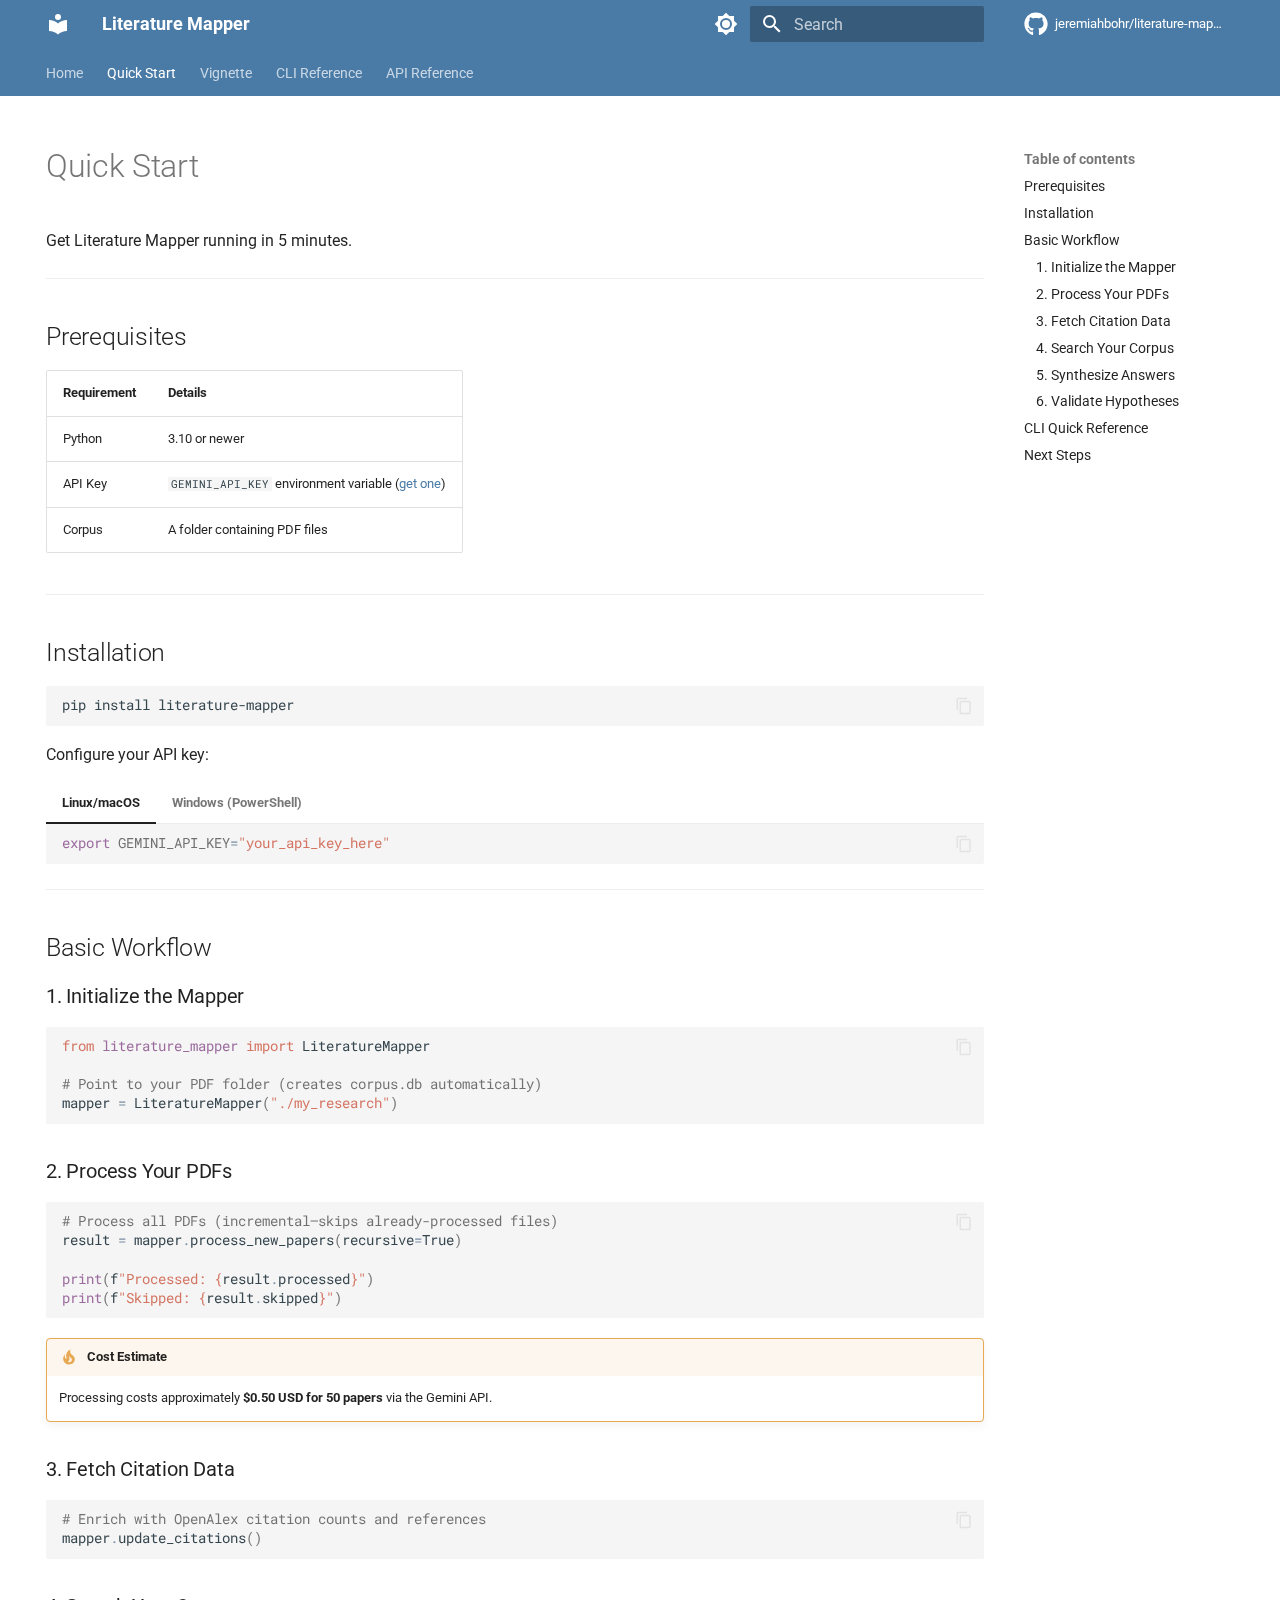
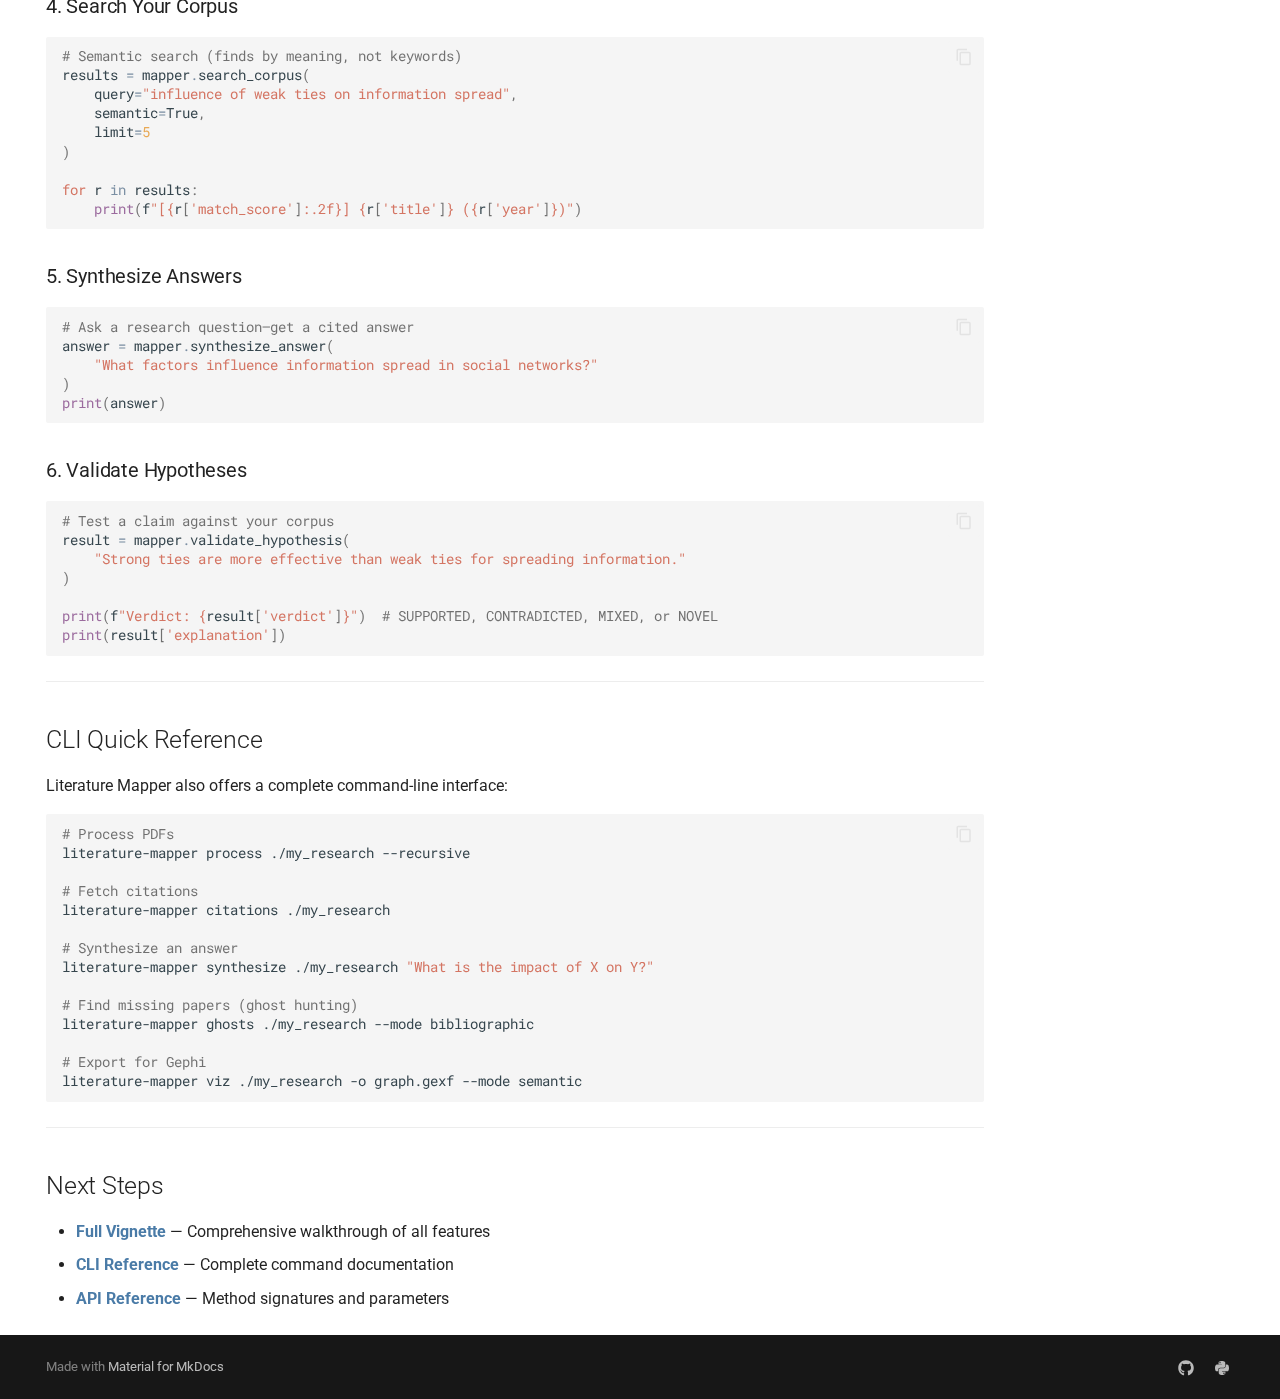
<file: quickstart/index.html>
<!doctype html>
<html lang="en" class="no-js">
  <head>
    
      <meta charset="utf-8">
      <meta name="viewport" content="width=device-width,initial-scale=1">
      
        <meta name="description" content="Get up and running with Literature Mapper in 5 minutes.">
      
      
        <meta name="author" content="Jeremiah Bohr">
      
      
        <link rel="canonical" href="https://jeremiahbohr.github.io/literature-mapper/quickstart/">
      
      
        <link rel="prev" href="..">
      
      
        <link rel="next" href="../vignette/setup/">
      
      
        
      
      
      <link rel="icon" href="../assets/images/favicon.png">
      <meta name="generator" content="mkdocs-1.6.1, mkdocs-material-9.7.1">
    
    
      
        <title>Quick Start - Literature Mapper</title>
      
    
    
      <link rel="stylesheet" href="../assets/stylesheets/main.484c7ddc.min.css">
      
        
        <link rel="stylesheet" href="../assets/stylesheets/palette.ab4e12ef.min.css">
      
      


    
    
      
    
    
      
        
        
        <link rel="preconnect" href="https://fonts.gstatic.com" crossorigin>
        <link rel="stylesheet" href="https://fonts.googleapis.com/css?family=Roboto:300,300i,400,400i,700,700i%7CRoboto+Mono:400,400i,700,700i&display=fallback">
        <style>:root{--md-text-font:"Roboto";--md-code-font:"Roboto Mono"}</style>
      
    
    
      <link rel="stylesheet" href="../stylesheets/extra.css">
    
    <script>__md_scope=new URL("..",location),__md_hash=e=>[...e].reduce(((e,_)=>(e<<5)-e+_.charCodeAt(0)),0),__md_get=(e,_=localStorage,t=__md_scope)=>JSON.parse(_.getItem(t.pathname+"."+e)),__md_set=(e,_,t=localStorage,a=__md_scope)=>{try{t.setItem(a.pathname+"."+e,JSON.stringify(_))}catch(e){}}</script>
    
      

    
    
  </head>
  
  
    
    
      
    
    
    
    
    <body dir="ltr" data-md-color-scheme="default" data-md-color-primary="indigo" data-md-color-accent="indigo">
  
    
    <input class="md-toggle" data-md-toggle="drawer" type="checkbox" id="__drawer" autocomplete="off">
    <input class="md-toggle" data-md-toggle="search" type="checkbox" id="__search" autocomplete="off">
    <label class="md-overlay" for="__drawer"></label>
    <div data-md-component="skip">
      
        
        <a href="#quick-start" class="md-skip">
          Skip to content
        </a>
      
    </div>
    <div data-md-component="announce">
      
    </div>
    
    
      

<header class="md-header" data-md-component="header">
  <nav class="md-header__inner md-grid" aria-label="Header">
    <a href=".." title="Literature Mapper" class="md-header__button md-logo" aria-label="Literature Mapper" data-md-component="logo">
      
  
  <svg xmlns="http://www.w3.org/2000/svg" viewBox="0 0 24 24"><path d="M12 8a3 3 0 0 0 3-3 3 3 0 0 0-3-3 3 3 0 0 0-3 3 3 3 0 0 0 3 3m0 3.54C9.64 9.35 6.5 8 3 8v11c3.5 0 6.64 1.35 9 3.54 2.36-2.19 5.5-3.54 9-3.54V8c-3.5 0-6.64 1.35-9 3.54"/></svg>

    </a>
    <label class="md-header__button md-icon" for="__drawer">
      
      <svg xmlns="http://www.w3.org/2000/svg" viewBox="0 0 24 24"><path d="M3 6h18v2H3zm0 5h18v2H3zm0 5h18v2H3z"/></svg>
    </label>
    <div class="md-header__title" data-md-component="header-title">
      <div class="md-header__ellipsis">
        <div class="md-header__topic">
          <span class="md-ellipsis">
            Literature Mapper
          </span>
        </div>
        <div class="md-header__topic" data-md-component="header-topic">
          <span class="md-ellipsis">
            
              Quick Start
            
          </span>
        </div>
      </div>
    </div>
    
      
        <form class="md-header__option" data-md-component="palette">
  
    
    
    
    <input class="md-option" data-md-color-media="" data-md-color-scheme="default" data-md-color-primary="indigo" data-md-color-accent="indigo"  aria-label="Switch to dark mode"  type="radio" name="__palette" id="__palette_0">
    
      <label class="md-header__button md-icon" title="Switch to dark mode" for="__palette_1" hidden>
        <svg xmlns="http://www.w3.org/2000/svg" viewBox="0 0 24 24"><path d="M12 8a4 4 0 0 0-4 4 4 4 0 0 0 4 4 4 4 0 0 0 4-4 4 4 0 0 0-4-4m0 10a6 6 0 0 1-6-6 6 6 0 0 1 6-6 6 6 0 0 1 6 6 6 6 0 0 1-6 6m8-9.31V4h-4.69L12 .69 8.69 4H4v4.69L.69 12 4 15.31V20h4.69L12 23.31 15.31 20H20v-4.69L23.31 12z"/></svg>
      </label>
    
  
    
    
    
    <input class="md-option" data-md-color-media="" data-md-color-scheme="slate" data-md-color-primary="indigo" data-md-color-accent="indigo"  aria-label="Switch to light mode"  type="radio" name="__palette" id="__palette_1">
    
      <label class="md-header__button md-icon" title="Switch to light mode" for="__palette_0" hidden>
        <svg xmlns="http://www.w3.org/2000/svg" viewBox="0 0 24 24"><path d="M12 18c-.89 0-1.74-.2-2.5-.55C11.56 16.5 13 14.42 13 12s-1.44-4.5-3.5-5.45C10.26 6.2 11.11 6 12 6a6 6 0 0 1 6 6 6 6 0 0 1-6 6m8-9.31V4h-4.69L12 .69 8.69 4H4v4.69L.69 12 4 15.31V20h4.69L12 23.31 15.31 20H20v-4.69L23.31 12z"/></svg>
      </label>
    
  
</form>
      
    
    
      <script>var palette=__md_get("__palette");if(palette&&palette.color){if("(prefers-color-scheme)"===palette.color.media){var media=matchMedia("(prefers-color-scheme: light)"),input=document.querySelector(media.matches?"[data-md-color-media='(prefers-color-scheme: light)']":"[data-md-color-media='(prefers-color-scheme: dark)']");palette.color.media=input.getAttribute("data-md-color-media"),palette.color.scheme=input.getAttribute("data-md-color-scheme"),palette.color.primary=input.getAttribute("data-md-color-primary"),palette.color.accent=input.getAttribute("data-md-color-accent")}for(var[key,value]of Object.entries(palette.color))document.body.setAttribute("data-md-color-"+key,value)}</script>
    
    
    
      
      
        <label class="md-header__button md-icon" for="__search">
          
          <svg xmlns="http://www.w3.org/2000/svg" viewBox="0 0 24 24"><path d="M9.5 3A6.5 6.5 0 0 1 16 9.5c0 1.61-.59 3.09-1.56 4.23l.27.27h.79l5 5-1.5 1.5-5-5v-.79l-.27-.27A6.52 6.52 0 0 1 9.5 16 6.5 6.5 0 0 1 3 9.5 6.5 6.5 0 0 1 9.5 3m0 2C7 5 5 7 5 9.5S7 14 9.5 14 14 12 14 9.5 12 5 9.5 5"/></svg>
        </label>
        <div class="md-search" data-md-component="search" role="dialog">
  <label class="md-search__overlay" for="__search"></label>
  <div class="md-search__inner" role="search">
    <form class="md-search__form" name="search">
      <input type="text" class="md-search__input" name="query" aria-label="Search" placeholder="Search" autocapitalize="off" autocorrect="off" autocomplete="off" spellcheck="false" data-md-component="search-query" required>
      <label class="md-search__icon md-icon" for="__search">
        
        <svg xmlns="http://www.w3.org/2000/svg" viewBox="0 0 24 24"><path d="M9.5 3A6.5 6.5 0 0 1 16 9.5c0 1.61-.59 3.09-1.56 4.23l.27.27h.79l5 5-1.5 1.5-5-5v-.79l-.27-.27A6.52 6.52 0 0 1 9.5 16 6.5 6.5 0 0 1 3 9.5 6.5 6.5 0 0 1 9.5 3m0 2C7 5 5 7 5 9.5S7 14 9.5 14 14 12 14 9.5 12 5 9.5 5"/></svg>
        
        <svg xmlns="http://www.w3.org/2000/svg" viewBox="0 0 24 24"><path d="M20 11v2H8l5.5 5.5-1.42 1.42L4.16 12l7.92-7.92L13.5 5.5 8 11z"/></svg>
      </label>
      <nav class="md-search__options" aria-label="Search">
        
        <button type="reset" class="md-search__icon md-icon" title="Clear" aria-label="Clear" tabindex="-1">
          
          <svg xmlns="http://www.w3.org/2000/svg" viewBox="0 0 24 24"><path d="M19 6.41 17.59 5 12 10.59 6.41 5 5 6.41 10.59 12 5 17.59 6.41 19 12 13.41 17.59 19 19 17.59 13.41 12z"/></svg>
        </button>
      </nav>
      
        <div class="md-search__suggest" data-md-component="search-suggest"></div>
      
    </form>
    <div class="md-search__output">
      <div class="md-search__scrollwrap" tabindex="0" data-md-scrollfix>
        <div class="md-search-result" data-md-component="search-result">
          <div class="md-search-result__meta">
            Initializing search
          </div>
          <ol class="md-search-result__list" role="presentation"></ol>
        </div>
      </div>
    </div>
  </div>
</div>
      
    
    
      <div class="md-header__source">
        <a href="https://github.com/jeremiahbohr/literature-mapper" title="Go to repository" class="md-source" data-md-component="source">
  <div class="md-source__icon md-icon">
    
    <svg xmlns="http://www.w3.org/2000/svg" viewBox="0 0 512 512"><!--! Font Awesome Free 7.1.0 by @fontawesome - https://fontawesome.com License - https://fontawesome.com/license/free (Icons: CC BY 4.0, Fonts: SIL OFL 1.1, Code: MIT License) Copyright 2025 Fonticons, Inc.--><path d="M173.9 397.4c0 2-2.3 3.6-5.2 3.6-3.3.3-5.6-1.3-5.6-3.6 0-2 2.3-3.6 5.2-3.6 3-.3 5.6 1.3 5.6 3.6m-31.1-4.5c-.7 2 1.3 4.3 4.3 4.9 2.6 1 5.6 0 6.2-2s-1.3-4.3-4.3-5.2c-2.6-.7-5.5.3-6.2 2.3m44.2-1.7c-2.9.7-4.9 2.6-4.6 4.9.3 2 2.9 3.3 5.9 2.6 2.9-.7 4.9-2.6 4.6-4.6-.3-1.9-3-3.2-5.9-2.9M252.8 8C114.1 8 8 113.3 8 252c0 110.9 69.8 205.8 169.5 239.2 12.8 2.3 17.3-5.6 17.3-12.1 0-6.2-.3-40.4-.3-61.4 0 0-70 15-84.7-29.8 0 0-11.4-29.1-27.8-36.6 0 0-22.9-15.7 1.6-15.4 0 0 24.9 2 38.6 25.8 21.9 38.6 58.6 27.5 72.9 20.9 2.3-16 8.8-27.1 16-33.7-55.9-6.2-112.3-14.3-112.3-110.5 0-27.5 7.6-41.3 23.6-58.9-2.6-6.5-11.1-33.3 2.6-67.9 20.9-6.5 69 27 69 27 20-5.6 41.5-8.5 62.8-8.5s42.8 2.9 62.8 8.5c0 0 48.1-33.6 69-27 13.7 34.7 5.2 61.4 2.6 67.9 16 17.7 25.8 31.5 25.8 58.9 0 96.5-58.9 104.2-114.8 110.5 9.2 7.9 17 22.9 17 46.4 0 33.7-.3 75.4-.3 83.6 0 6.5 4.6 14.4 17.3 12.1C436.2 457.8 504 362.9 504 252 504 113.3 391.5 8 252.8 8M105.2 352.9c-1.3 1-1 3.3.7 5.2 1.6 1.6 3.9 2.3 5.2 1 1.3-1 1-3.3-.7-5.2-1.6-1.6-3.9-2.3-5.2-1m-10.8-8.1c-.7 1.3.3 2.9 2.3 3.9 1.6 1 3.6.7 4.3-.7.7-1.3-.3-2.9-2.3-3.9-2-.6-3.6-.3-4.3.7m32.4 35.6c-1.6 1.3-1 4.3 1.3 6.2 2.3 2.3 5.2 2.6 6.5 1 1.3-1.3.7-4.3-1.3-6.2-2.2-2.3-5.2-2.6-6.5-1m-11.4-14.7c-1.6 1-1.6 3.6 0 5.9s4.3 3.3 5.6 2.3c1.6-1.3 1.6-3.9 0-6.2-1.4-2.3-4-3.3-5.6-2"/></svg>
  </div>
  <div class="md-source__repository">
    jeremiahbohr/literature-mapper
  </div>
</a>
      </div>
    
  </nav>
  
</header>
    
    <div class="md-container" data-md-component="container">
      
      
        
          
            
<nav class="md-tabs" aria-label="Tabs" data-md-component="tabs">
  <div class="md-grid">
    <ul class="md-tabs__list">
      
        
  
  
  
  
    <li class="md-tabs__item">
      <a href=".." class="md-tabs__link">
        
  
  
    
  
  Home

      </a>
    </li>
  

      
        
  
  
  
    
  
  
    <li class="md-tabs__item md-tabs__item--active">
      <a href="./" class="md-tabs__link">
        
  
  
    
  
  Quick Start

      </a>
    </li>
  

      
        
  
  
  
  
    
    
      <li class="md-tabs__item">
        <a href="../vignette/setup/" class="md-tabs__link">
          
  
  
  Vignette

        </a>
      </li>
    
  

      
        
  
  
  
  
    <li class="md-tabs__item">
      <a href="../cli/" class="md-tabs__link">
        
  
  
    
  
  CLI Reference

      </a>
    </li>
  

      
        
  
  
  
  
    <li class="md-tabs__item">
      <a href="../api/" class="md-tabs__link">
        
  
  
    
  
  API Reference

      </a>
    </li>
  

      
    </ul>
  </div>
</nav>
          
        
      
      <main class="md-main" data-md-component="main">
        <div class="md-main__inner md-grid">
          
            
              
                
              
              <div class="md-sidebar md-sidebar--primary" data-md-component="sidebar" data-md-type="navigation" hidden>
                <div class="md-sidebar__scrollwrap">
                  <div class="md-sidebar__inner">
                    


  


<nav class="md-nav md-nav--primary md-nav--lifted" aria-label="Navigation" data-md-level="0">
  <label class="md-nav__title" for="__drawer">
    <a href=".." title="Literature Mapper" class="md-nav__button md-logo" aria-label="Literature Mapper" data-md-component="logo">
      
  
  <svg xmlns="http://www.w3.org/2000/svg" viewBox="0 0 24 24"><path d="M12 8a3 3 0 0 0 3-3 3 3 0 0 0-3-3 3 3 0 0 0-3 3 3 3 0 0 0 3 3m0 3.54C9.64 9.35 6.5 8 3 8v11c3.5 0 6.64 1.35 9 3.54 2.36-2.19 5.5-3.54 9-3.54V8c-3.5 0-6.64 1.35-9 3.54"/></svg>

    </a>
    Literature Mapper
  </label>
  
    <div class="md-nav__source">
      <a href="https://github.com/jeremiahbohr/literature-mapper" title="Go to repository" class="md-source" data-md-component="source">
  <div class="md-source__icon md-icon">
    
    <svg xmlns="http://www.w3.org/2000/svg" viewBox="0 0 512 512"><!--! Font Awesome Free 7.1.0 by @fontawesome - https://fontawesome.com License - https://fontawesome.com/license/free (Icons: CC BY 4.0, Fonts: SIL OFL 1.1, Code: MIT License) Copyright 2025 Fonticons, Inc.--><path d="M173.9 397.4c0 2-2.3 3.6-5.2 3.6-3.3.3-5.6-1.3-5.6-3.6 0-2 2.3-3.6 5.2-3.6 3-.3 5.6 1.3 5.6 3.6m-31.1-4.5c-.7 2 1.3 4.3 4.3 4.9 2.6 1 5.6 0 6.2-2s-1.3-4.3-4.3-5.2c-2.6-.7-5.5.3-6.2 2.3m44.2-1.7c-2.9.7-4.9 2.6-4.6 4.9.3 2 2.9 3.3 5.9 2.6 2.9-.7 4.9-2.6 4.6-4.6-.3-1.9-3-3.2-5.9-2.9M252.8 8C114.1 8 8 113.3 8 252c0 110.9 69.8 205.8 169.5 239.2 12.8 2.3 17.3-5.6 17.3-12.1 0-6.2-.3-40.4-.3-61.4 0 0-70 15-84.7-29.8 0 0-11.4-29.1-27.8-36.6 0 0-22.9-15.7 1.6-15.4 0 0 24.9 2 38.6 25.8 21.9 38.6 58.6 27.5 72.9 20.9 2.3-16 8.8-27.1 16-33.7-55.9-6.2-112.3-14.3-112.3-110.5 0-27.5 7.6-41.3 23.6-58.9-2.6-6.5-11.1-33.3 2.6-67.9 20.9-6.5 69 27 69 27 20-5.6 41.5-8.5 62.8-8.5s42.8 2.9 62.8 8.5c0 0 48.1-33.6 69-27 13.7 34.7 5.2 61.4 2.6 67.9 16 17.7 25.8 31.5 25.8 58.9 0 96.5-58.9 104.2-114.8 110.5 9.2 7.9 17 22.9 17 46.4 0 33.7-.3 75.4-.3 83.6 0 6.5 4.6 14.4 17.3 12.1C436.2 457.8 504 362.9 504 252 504 113.3 391.5 8 252.8 8M105.2 352.9c-1.3 1-1 3.3.7 5.2 1.6 1.6 3.9 2.3 5.2 1 1.3-1 1-3.3-.7-5.2-1.6-1.6-3.9-2.3-5.2-1m-10.8-8.1c-.7 1.3.3 2.9 2.3 3.9 1.6 1 3.6.7 4.3-.7.7-1.3-.3-2.9-2.3-3.9-2-.6-3.6-.3-4.3.7m32.4 35.6c-1.6 1.3-1 4.3 1.3 6.2 2.3 2.3 5.2 2.6 6.5 1 1.3-1.3.7-4.3-1.3-6.2-2.2-2.3-5.2-2.6-6.5-1m-11.4-14.7c-1.6 1-1.6 3.6 0 5.9s4.3 3.3 5.6 2.3c1.6-1.3 1.6-3.9 0-6.2-1.4-2.3-4-3.3-5.6-2"/></svg>
  </div>
  <div class="md-source__repository">
    jeremiahbohr/literature-mapper
  </div>
</a>
    </div>
  
  <ul class="md-nav__list" data-md-scrollfix>
    
      
      
  
  
  
  
    <li class="md-nav__item">
      <a href=".." class="md-nav__link">
        
  
  
  <span class="md-ellipsis">
    
  
    Home
  

    
  </span>
  
  

      </a>
    </li>
  

    
      
      
  
  
    
  
  
  
    <li class="md-nav__item md-nav__item--active">
      
      <input class="md-nav__toggle md-toggle" type="checkbox" id="__toc">
      
      
        
      
      
        <label class="md-nav__link md-nav__link--active" for="__toc">
          
  
  
  <span class="md-ellipsis">
    
  
    Quick Start
  

    
  </span>
  
  

          <span class="md-nav__icon md-icon"></span>
        </label>
      
      <a href="./" class="md-nav__link md-nav__link--active">
        
  
  
  <span class="md-ellipsis">
    
  
    Quick Start
  

    
  </span>
  
  

      </a>
      
        

<nav class="md-nav md-nav--secondary" aria-label="Table of contents">
  
  
  
    
  
  
    <label class="md-nav__title" for="__toc">
      <span class="md-nav__icon md-icon"></span>
      Table of contents
    </label>
    <ul class="md-nav__list" data-md-component="toc" data-md-scrollfix>
      
        <li class="md-nav__item">
  <a href="#prerequisites" class="md-nav__link">
    <span class="md-ellipsis">
      
        Prerequisites
      
    </span>
  </a>
  
</li>
      
        <li class="md-nav__item">
  <a href="#installation" class="md-nav__link">
    <span class="md-ellipsis">
      
        Installation
      
    </span>
  </a>
  
</li>
      
        <li class="md-nav__item">
  <a href="#basic-workflow" class="md-nav__link">
    <span class="md-ellipsis">
      
        Basic Workflow
      
    </span>
  </a>
  
    <nav class="md-nav" aria-label="Basic Workflow">
      <ul class="md-nav__list">
        
          <li class="md-nav__item">
  <a href="#1-initialize-the-mapper" class="md-nav__link">
    <span class="md-ellipsis">
      
        1. Initialize the Mapper
      
    </span>
  </a>
  
</li>
        
          <li class="md-nav__item">
  <a href="#2-process-your-pdfs" class="md-nav__link">
    <span class="md-ellipsis">
      
        2. Process Your PDFs
      
    </span>
  </a>
  
</li>
        
          <li class="md-nav__item">
  <a href="#3-fetch-citation-data" class="md-nav__link">
    <span class="md-ellipsis">
      
        3. Fetch Citation Data
      
    </span>
  </a>
  
</li>
        
          <li class="md-nav__item">
  <a href="#4-search-your-corpus" class="md-nav__link">
    <span class="md-ellipsis">
      
        4. Search Your Corpus
      
    </span>
  </a>
  
</li>
        
          <li class="md-nav__item">
  <a href="#5-synthesize-answers" class="md-nav__link">
    <span class="md-ellipsis">
      
        5. Synthesize Answers
      
    </span>
  </a>
  
</li>
        
          <li class="md-nav__item">
  <a href="#6-validate-hypotheses" class="md-nav__link">
    <span class="md-ellipsis">
      
        6. Validate Hypotheses
      
    </span>
  </a>
  
</li>
        
      </ul>
    </nav>
  
</li>
      
        <li class="md-nav__item">
  <a href="#cli-quick-reference" class="md-nav__link">
    <span class="md-ellipsis">
      
        CLI Quick Reference
      
    </span>
  </a>
  
</li>
      
        <li class="md-nav__item">
  <a href="#next-steps" class="md-nav__link">
    <span class="md-ellipsis">
      
        Next Steps
      
    </span>
  </a>
  
</li>
      
    </ul>
  
</nav>
      
    </li>
  

    
      
      
  
  
  
  
    
    
    
    
      
      
        
      
    
    
    <li class="md-nav__item md-nav__item--nested">
      
        
        
          
        
        <input class="md-nav__toggle md-toggle md-toggle--indeterminate" type="checkbox" id="__nav_3" >
        
          
          <label class="md-nav__link" for="__nav_3" id="__nav_3_label" tabindex="0">
            
  
  
  <span class="md-ellipsis">
    
  
    Vignette
  

    
  </span>
  
  

            <span class="md-nav__icon md-icon"></span>
          </label>
        
        <nav class="md-nav" data-md-level="1" aria-labelledby="__nav_3_label" aria-expanded="false">
          <label class="md-nav__title" for="__nav_3">
            <span class="md-nav__icon md-icon"></span>
            
  
    Vignette
  

          </label>
          <ul class="md-nav__list" data-md-scrollfix>
            
              
                
  
  
  
  
    <li class="md-nav__item">
      <a href="../vignette/setup/" class="md-nav__link">
        
  
  
  <span class="md-ellipsis">
    
  
    Setup & Corpus
  

    
  </span>
  
  

      </a>
    </li>
  

              
            
              
                
  
  
  
  
    <li class="md-nav__item">
      <a href="../vignette/search/" class="md-nav__link">
        
  
  
  <span class="md-ellipsis">
    
  
    Search & Retrieval
  

    
  </span>
  
  

      </a>
    </li>
  

              
            
              
                
  
  
  
  
    <li class="md-nav__item">
      <a href="../vignette/citations/" class="md-nav__link">
        
  
  
  <span class="md-ellipsis">
    
  
    Citation Analysis
  

    
  </span>
  
  

      </a>
    </li>
  

              
            
              
                
  
  
  
  
    <li class="md-nav__item">
      <a href="../vignette/ghosts/" class="md-nav__link">
        
  
  
  <span class="md-ellipsis">
    
  
    Ghost Hunting
  

    
  </span>
  
  

      </a>
    </li>
  

              
            
              
                
  
  
  
  
    <li class="md-nav__item">
      <a href="../vignette/temporal/" class="md-nav__link">
        
  
  
  <span class="md-ellipsis">
    
  
    Temporal Analysis
  

    
  </span>
  
  

      </a>
    </li>
  

              
            
              
                
  
  
  
  
    <li class="md-nav__item">
      <a href="../vignette/genealogy/" class="md-nav__link">
        
  
  
  <span class="md-ellipsis">
    
  
    Intellectual Genealogy
  

    
  </span>
  
  

      </a>
    </li>
  

              
            
              
                
  
  
  
  
    <li class="md-nav__item">
      <a href="../vignette/synthesis/" class="md-nav__link">
        
  
  
  <span class="md-ellipsis">
    
  
    AI Synthesis
  

    
  </span>
  
  

      </a>
    </li>
  

              
            
              
                
  
  
  
  
    <li class="md-nav__item">
      <a href="../vignette/export/" class="md-nav__link">
        
  
  
  <span class="md-ellipsis">
    
  
    Export & Visualization
  

    
  </span>
  
  

      </a>
    </li>
  

              
            
          </ul>
        </nav>
      
    </li>
  

    
      
      
  
  
  
  
    <li class="md-nav__item">
      <a href="../cli/" class="md-nav__link">
        
  
  
  <span class="md-ellipsis">
    
  
    CLI Reference
  

    
  </span>
  
  

      </a>
    </li>
  

    
      
      
  
  
  
  
    <li class="md-nav__item">
      <a href="../api/" class="md-nav__link">
        
  
  
  <span class="md-ellipsis">
    
  
    API Reference
  

    
  </span>
  
  

      </a>
    </li>
  

    
  </ul>
</nav>
                  </div>
                </div>
              </div>
            
            
              
                
              
              <div class="md-sidebar md-sidebar--secondary" data-md-component="sidebar" data-md-type="toc" >
                <div class="md-sidebar__scrollwrap">
                  <div class="md-sidebar__inner">
                    

<nav class="md-nav md-nav--secondary" aria-label="Table of contents">
  
  
  
    
  
  
    <label class="md-nav__title" for="__toc">
      <span class="md-nav__icon md-icon"></span>
      Table of contents
    </label>
    <ul class="md-nav__list" data-md-component="toc" data-md-scrollfix>
      
        <li class="md-nav__item">
  <a href="#prerequisites" class="md-nav__link">
    <span class="md-ellipsis">
      
        Prerequisites
      
    </span>
  </a>
  
</li>
      
        <li class="md-nav__item">
  <a href="#installation" class="md-nav__link">
    <span class="md-ellipsis">
      
        Installation
      
    </span>
  </a>
  
</li>
      
        <li class="md-nav__item">
  <a href="#basic-workflow" class="md-nav__link">
    <span class="md-ellipsis">
      
        Basic Workflow
      
    </span>
  </a>
  
    <nav class="md-nav" aria-label="Basic Workflow">
      <ul class="md-nav__list">
        
          <li class="md-nav__item">
  <a href="#1-initialize-the-mapper" class="md-nav__link">
    <span class="md-ellipsis">
      
        1. Initialize the Mapper
      
    </span>
  </a>
  
</li>
        
          <li class="md-nav__item">
  <a href="#2-process-your-pdfs" class="md-nav__link">
    <span class="md-ellipsis">
      
        2. Process Your PDFs
      
    </span>
  </a>
  
</li>
        
          <li class="md-nav__item">
  <a href="#3-fetch-citation-data" class="md-nav__link">
    <span class="md-ellipsis">
      
        3. Fetch Citation Data
      
    </span>
  </a>
  
</li>
        
          <li class="md-nav__item">
  <a href="#4-search-your-corpus" class="md-nav__link">
    <span class="md-ellipsis">
      
        4. Search Your Corpus
      
    </span>
  </a>
  
</li>
        
          <li class="md-nav__item">
  <a href="#5-synthesize-answers" class="md-nav__link">
    <span class="md-ellipsis">
      
        5. Synthesize Answers
      
    </span>
  </a>
  
</li>
        
          <li class="md-nav__item">
  <a href="#6-validate-hypotheses" class="md-nav__link">
    <span class="md-ellipsis">
      
        6. Validate Hypotheses
      
    </span>
  </a>
  
</li>
        
      </ul>
    </nav>
  
</li>
      
        <li class="md-nav__item">
  <a href="#cli-quick-reference" class="md-nav__link">
    <span class="md-ellipsis">
      
        CLI Quick Reference
      
    </span>
  </a>
  
</li>
      
        <li class="md-nav__item">
  <a href="#next-steps" class="md-nav__link">
    <span class="md-ellipsis">
      
        Next Steps
      
    </span>
  </a>
  
</li>
      
    </ul>
  
</nav>
                  </div>
                </div>
              </div>
            
          
          
            <div class="md-content" data-md-component="content">
              
              <article class="md-content__inner md-typeset">
                
                  
  



  
  


<h1 id="quick-start">Quick Start<a class="headerlink" href="#quick-start" title="Permanent link">&para;</a></h1>
<p>Get Literature Mapper running in 5 minutes.</p>
<hr />
<h2 id="prerequisites">Prerequisites<a class="headerlink" href="#prerequisites" title="Permanent link">&para;</a></h2>
<table>
<thead>
<tr>
<th style="text-align: left;">Requirement</th>
<th style="text-align: left;">Details</th>
</tr>
</thead>
<tbody>
<tr>
<td style="text-align: left;">Python</td>
<td style="text-align: left;">3.10 or newer</td>
</tr>
<tr>
<td style="text-align: left;">API Key</td>
<td style="text-align: left;"><code>GEMINI_API_KEY</code> environment variable (<a href="https://aistudio.google.com/">get one</a>)</td>
</tr>
<tr>
<td style="text-align: left;">Corpus</td>
<td style="text-align: left;">A folder containing PDF files</td>
</tr>
</tbody>
</table>
<hr />
<h2 id="installation">Installation<a class="headerlink" href="#installation" title="Permanent link">&para;</a></h2>
<div class="highlight"><pre><span></span><code><a id="__codelineno-0-1" name="__codelineno-0-1" href="#__codelineno-0-1"></a>pip<span class="w"> </span>install<span class="w"> </span>literature-mapper
</code></pre></div>
<p>Configure your API key:</p>
<div class="tabbed-set tabbed-alternate" data-tabs="1:2"><input checked="checked" id="__tabbed_1_1" name="__tabbed_1" type="radio" /><input id="__tabbed_1_2" name="__tabbed_1" type="radio" /><div class="tabbed-labels"><label for="__tabbed_1_1">Linux/macOS</label><label for="__tabbed_1_2">Windows (PowerShell)</label></div>
<div class="tabbed-content">
<div class="tabbed-block">
<div class="highlight"><pre><span></span><code><a id="__codelineno-1-1" name="__codelineno-1-1" href="#__codelineno-1-1"></a><span class="nb">export</span><span class="w"> </span><span class="nv">GEMINI_API_KEY</span><span class="o">=</span><span class="s2">&quot;your_api_key_here&quot;</span>
</code></pre></div>
</div>
<div class="tabbed-block">
<div class="highlight"><pre><span></span><code><a id="__codelineno-2-1" name="__codelineno-2-1" href="#__codelineno-2-1"></a><span class="nv">$env:GEMINI_API_KEY</span><span class="p">=</span><span class="s2">&quot;your_api_key_here&quot;</span>
</code></pre></div>
</div>
</div>
</div>
<hr />
<h2 id="basic-workflow">Basic Workflow<a class="headerlink" href="#basic-workflow" title="Permanent link">&para;</a></h2>
<h3 id="1-initialize-the-mapper">1. Initialize the Mapper<a class="headerlink" href="#1-initialize-the-mapper" title="Permanent link">&para;</a></h3>
<div class="highlight"><pre><span></span><code><a id="__codelineno-3-1" name="__codelineno-3-1" href="#__codelineno-3-1"></a><span class="kn">from</span><span class="w"> </span><span class="nn">literature_mapper</span><span class="w"> </span><span class="kn">import</span> <span class="n">LiteratureMapper</span>
<a id="__codelineno-3-2" name="__codelineno-3-2" href="#__codelineno-3-2"></a>
<a id="__codelineno-3-3" name="__codelineno-3-3" href="#__codelineno-3-3"></a><span class="c1"># Point to your PDF folder (creates corpus.db automatically)</span>
<a id="__codelineno-3-4" name="__codelineno-3-4" href="#__codelineno-3-4"></a><span class="n">mapper</span> <span class="o">=</span> <span class="n">LiteratureMapper</span><span class="p">(</span><span class="s2">&quot;./my_research&quot;</span><span class="p">)</span>
</code></pre></div>
<h3 id="2-process-your-pdfs">2. Process Your PDFs<a class="headerlink" href="#2-process-your-pdfs" title="Permanent link">&para;</a></h3>
<div class="highlight"><pre><span></span><code><a id="__codelineno-4-1" name="__codelineno-4-1" href="#__codelineno-4-1"></a><span class="c1"># Process all PDFs (incremental—skips already-processed files)</span>
<a id="__codelineno-4-2" name="__codelineno-4-2" href="#__codelineno-4-2"></a><span class="n">result</span> <span class="o">=</span> <span class="n">mapper</span><span class="o">.</span><span class="n">process_new_papers</span><span class="p">(</span><span class="n">recursive</span><span class="o">=</span><span class="kc">True</span><span class="p">)</span>
<a id="__codelineno-4-3" name="__codelineno-4-3" href="#__codelineno-4-3"></a>
<a id="__codelineno-4-4" name="__codelineno-4-4" href="#__codelineno-4-4"></a><span class="nb">print</span><span class="p">(</span><span class="sa">f</span><span class="s2">&quot;Processed: </span><span class="si">{</span><span class="n">result</span><span class="o">.</span><span class="n">processed</span><span class="si">}</span><span class="s2">&quot;</span><span class="p">)</span>
<a id="__codelineno-4-5" name="__codelineno-4-5" href="#__codelineno-4-5"></a><span class="nb">print</span><span class="p">(</span><span class="sa">f</span><span class="s2">&quot;Skipped: </span><span class="si">{</span><span class="n">result</span><span class="o">.</span><span class="n">skipped</span><span class="si">}</span><span class="s2">&quot;</span><span class="p">)</span>
</code></pre></div>
<div class="admonition tip">
<p class="admonition-title">Cost Estimate</p>
<p>Processing costs approximately <strong>$0.50 USD for 50 papers</strong> via the Gemini API.</p>
</div>
<h3 id="3-fetch-citation-data">3. Fetch Citation Data<a class="headerlink" href="#3-fetch-citation-data" title="Permanent link">&para;</a></h3>
<div class="highlight"><pre><span></span><code><a id="__codelineno-5-1" name="__codelineno-5-1" href="#__codelineno-5-1"></a><span class="c1"># Enrich with OpenAlex citation counts and references</span>
<a id="__codelineno-5-2" name="__codelineno-5-2" href="#__codelineno-5-2"></a><span class="n">mapper</span><span class="o">.</span><span class="n">update_citations</span><span class="p">()</span>
</code></pre></div>
<h3 id="4-search-your-corpus">4. Search Your Corpus<a class="headerlink" href="#4-search-your-corpus" title="Permanent link">&para;</a></h3>
<div class="highlight"><pre><span></span><code><a id="__codelineno-6-1" name="__codelineno-6-1" href="#__codelineno-6-1"></a><span class="c1"># Semantic search (finds by meaning, not keywords)</span>
<a id="__codelineno-6-2" name="__codelineno-6-2" href="#__codelineno-6-2"></a><span class="n">results</span> <span class="o">=</span> <span class="n">mapper</span><span class="o">.</span><span class="n">search_corpus</span><span class="p">(</span>
<a id="__codelineno-6-3" name="__codelineno-6-3" href="#__codelineno-6-3"></a>    <span class="n">query</span><span class="o">=</span><span class="s2">&quot;influence of weak ties on information spread&quot;</span><span class="p">,</span>
<a id="__codelineno-6-4" name="__codelineno-6-4" href="#__codelineno-6-4"></a>    <span class="n">semantic</span><span class="o">=</span><span class="kc">True</span><span class="p">,</span>
<a id="__codelineno-6-5" name="__codelineno-6-5" href="#__codelineno-6-5"></a>    <span class="n">limit</span><span class="o">=</span><span class="mi">5</span>
<a id="__codelineno-6-6" name="__codelineno-6-6" href="#__codelineno-6-6"></a><span class="p">)</span>
<a id="__codelineno-6-7" name="__codelineno-6-7" href="#__codelineno-6-7"></a>
<a id="__codelineno-6-8" name="__codelineno-6-8" href="#__codelineno-6-8"></a><span class="k">for</span> <span class="n">r</span> <span class="ow">in</span> <span class="n">results</span><span class="p">:</span>
<a id="__codelineno-6-9" name="__codelineno-6-9" href="#__codelineno-6-9"></a>    <span class="nb">print</span><span class="p">(</span><span class="sa">f</span><span class="s2">&quot;[</span><span class="si">{</span><span class="n">r</span><span class="p">[</span><span class="s1">&#39;match_score&#39;</span><span class="p">]</span><span class="si">:</span><span class="s2">.2f</span><span class="si">}</span><span class="s2">] </span><span class="si">{</span><span class="n">r</span><span class="p">[</span><span class="s1">&#39;title&#39;</span><span class="p">]</span><span class="si">}</span><span class="s2"> (</span><span class="si">{</span><span class="n">r</span><span class="p">[</span><span class="s1">&#39;year&#39;</span><span class="p">]</span><span class="si">}</span><span class="s2">)&quot;</span><span class="p">)</span>
</code></pre></div>
<h3 id="5-synthesize-answers">5. Synthesize Answers<a class="headerlink" href="#5-synthesize-answers" title="Permanent link">&para;</a></h3>
<div class="highlight"><pre><span></span><code><a id="__codelineno-7-1" name="__codelineno-7-1" href="#__codelineno-7-1"></a><span class="c1"># Ask a research question—get a cited answer</span>
<a id="__codelineno-7-2" name="__codelineno-7-2" href="#__codelineno-7-2"></a><span class="n">answer</span> <span class="o">=</span> <span class="n">mapper</span><span class="o">.</span><span class="n">synthesize_answer</span><span class="p">(</span>
<a id="__codelineno-7-3" name="__codelineno-7-3" href="#__codelineno-7-3"></a>    <span class="s2">&quot;What factors influence information spread in social networks?&quot;</span>
<a id="__codelineno-7-4" name="__codelineno-7-4" href="#__codelineno-7-4"></a><span class="p">)</span>
<a id="__codelineno-7-5" name="__codelineno-7-5" href="#__codelineno-7-5"></a><span class="nb">print</span><span class="p">(</span><span class="n">answer</span><span class="p">)</span>
</code></pre></div>
<h3 id="6-validate-hypotheses">6. Validate Hypotheses<a class="headerlink" href="#6-validate-hypotheses" title="Permanent link">&para;</a></h3>
<div class="highlight"><pre><span></span><code><a id="__codelineno-8-1" name="__codelineno-8-1" href="#__codelineno-8-1"></a><span class="c1"># Test a claim against your corpus</span>
<a id="__codelineno-8-2" name="__codelineno-8-2" href="#__codelineno-8-2"></a><span class="n">result</span> <span class="o">=</span> <span class="n">mapper</span><span class="o">.</span><span class="n">validate_hypothesis</span><span class="p">(</span>
<a id="__codelineno-8-3" name="__codelineno-8-3" href="#__codelineno-8-3"></a>    <span class="s2">&quot;Strong ties are more effective than weak ties for spreading information.&quot;</span>
<a id="__codelineno-8-4" name="__codelineno-8-4" href="#__codelineno-8-4"></a><span class="p">)</span>
<a id="__codelineno-8-5" name="__codelineno-8-5" href="#__codelineno-8-5"></a>
<a id="__codelineno-8-6" name="__codelineno-8-6" href="#__codelineno-8-6"></a><span class="nb">print</span><span class="p">(</span><span class="sa">f</span><span class="s2">&quot;Verdict: </span><span class="si">{</span><span class="n">result</span><span class="p">[</span><span class="s1">&#39;verdict&#39;</span><span class="p">]</span><span class="si">}</span><span class="s2">&quot;</span><span class="p">)</span>  <span class="c1"># SUPPORTED, CONTRADICTED, MIXED, or NOVEL</span>
<a id="__codelineno-8-7" name="__codelineno-8-7" href="#__codelineno-8-7"></a><span class="nb">print</span><span class="p">(</span><span class="n">result</span><span class="p">[</span><span class="s1">&#39;explanation&#39;</span><span class="p">])</span>
</code></pre></div>
<hr />
<h2 id="cli-quick-reference">CLI Quick Reference<a class="headerlink" href="#cli-quick-reference" title="Permanent link">&para;</a></h2>
<p>Literature Mapper also offers a complete command-line interface:</p>
<div class="highlight"><pre><span></span><code><a id="__codelineno-9-1" name="__codelineno-9-1" href="#__codelineno-9-1"></a><span class="c1"># Process PDFs</span>
<a id="__codelineno-9-2" name="__codelineno-9-2" href="#__codelineno-9-2"></a>literature-mapper<span class="w"> </span>process<span class="w"> </span>./my_research<span class="w"> </span>--recursive
<a id="__codelineno-9-3" name="__codelineno-9-3" href="#__codelineno-9-3"></a>
<a id="__codelineno-9-4" name="__codelineno-9-4" href="#__codelineno-9-4"></a><span class="c1"># Fetch citations</span>
<a id="__codelineno-9-5" name="__codelineno-9-5" href="#__codelineno-9-5"></a>literature-mapper<span class="w"> </span>citations<span class="w"> </span>./my_research
<a id="__codelineno-9-6" name="__codelineno-9-6" href="#__codelineno-9-6"></a>
<a id="__codelineno-9-7" name="__codelineno-9-7" href="#__codelineno-9-7"></a><span class="c1"># Synthesize an answer</span>
<a id="__codelineno-9-8" name="__codelineno-9-8" href="#__codelineno-9-8"></a>literature-mapper<span class="w"> </span>synthesize<span class="w"> </span>./my_research<span class="w"> </span><span class="s2">&quot;What is the impact of X on Y?&quot;</span>
<a id="__codelineno-9-9" name="__codelineno-9-9" href="#__codelineno-9-9"></a>
<a id="__codelineno-9-10" name="__codelineno-9-10" href="#__codelineno-9-10"></a><span class="c1"># Find missing papers (ghost hunting)</span>
<a id="__codelineno-9-11" name="__codelineno-9-11" href="#__codelineno-9-11"></a>literature-mapper<span class="w"> </span>ghosts<span class="w"> </span>./my_research<span class="w"> </span>--mode<span class="w"> </span>bibliographic
<a id="__codelineno-9-12" name="__codelineno-9-12" href="#__codelineno-9-12"></a>
<a id="__codelineno-9-13" name="__codelineno-9-13" href="#__codelineno-9-13"></a><span class="c1"># Export for Gephi</span>
<a id="__codelineno-9-14" name="__codelineno-9-14" href="#__codelineno-9-14"></a>literature-mapper<span class="w"> </span>viz<span class="w"> </span>./my_research<span class="w"> </span>-o<span class="w"> </span>graph.gexf<span class="w"> </span>--mode<span class="w"> </span>semantic
</code></pre></div>
<hr />
<h2 id="next-steps">Next Steps<a class="headerlink" href="#next-steps" title="Permanent link">&para;</a></h2>
<ul>
<li><strong><a href="../vignette/setup/">Full Vignette</a></strong> — Comprehensive walkthrough of all features</li>
<li><strong><a href="../cli/">CLI Reference</a></strong> — Complete command documentation</li>
<li><strong><a href="../api/">API Reference</a></strong> — Method signatures and parameters</li>
</ul>







  
  




  



                
              </article>
            </div>
          
          
  <script>var tabs=__md_get("__tabs");if(Array.isArray(tabs))e:for(var set of document.querySelectorAll(".tabbed-set")){var labels=set.querySelector(".tabbed-labels");for(var tab of tabs)for(var label of labels.getElementsByTagName("label"))if(label.innerText.trim()===tab){var input=document.getElementById(label.htmlFor);input.checked=!0;continue e}}</script>

<script>var target=document.getElementById(location.hash.slice(1));target&&target.name&&(target.checked=target.name.startsWith("__tabbed_"))</script>
        </div>
        
          <button type="button" class="md-top md-icon" data-md-component="top" hidden>
  
  <svg xmlns="http://www.w3.org/2000/svg" viewBox="0 0 24 24"><path d="M13 20h-2V8l-5.5 5.5-1.42-1.42L12 4.16l7.92 7.92-1.42 1.42L13 8z"/></svg>
  Back to top
</button>
        
      </main>
      
        <footer class="md-footer">
  
  <div class="md-footer-meta md-typeset">
    <div class="md-footer-meta__inner md-grid">
      <div class="md-copyright">
  
  
    Made with
    <a href="https://squidfunk.github.io/mkdocs-material/" target="_blank" rel="noopener">
      Material for MkDocs
    </a>
  
</div>
      
        
<div class="md-social">
  
    
    
    
    
      
      
    
    <a href="https://github.com/jeremiahbohr/literature-mapper" target="_blank" rel="noopener" title="github.com" class="md-social__link">
      <svg xmlns="http://www.w3.org/2000/svg" viewBox="0 0 512 512"><!--! Font Awesome Free 7.1.0 by @fontawesome - https://fontawesome.com License - https://fontawesome.com/license/free (Icons: CC BY 4.0, Fonts: SIL OFL 1.1, Code: MIT License) Copyright 2025 Fonticons, Inc.--><path d="M173.9 397.4c0 2-2.3 3.6-5.2 3.6-3.3.3-5.6-1.3-5.6-3.6 0-2 2.3-3.6 5.2-3.6 3-.3 5.6 1.3 5.6 3.6m-31.1-4.5c-.7 2 1.3 4.3 4.3 4.9 2.6 1 5.6 0 6.2-2s-1.3-4.3-4.3-5.2c-2.6-.7-5.5.3-6.2 2.3m44.2-1.7c-2.9.7-4.9 2.6-4.6 4.9.3 2 2.9 3.3 5.9 2.6 2.9-.7 4.9-2.6 4.6-4.6-.3-1.9-3-3.2-5.9-2.9M252.8 8C114.1 8 8 113.3 8 252c0 110.9 69.8 205.8 169.5 239.2 12.8 2.3 17.3-5.6 17.3-12.1 0-6.2-.3-40.4-.3-61.4 0 0-70 15-84.7-29.8 0 0-11.4-29.1-27.8-36.6 0 0-22.9-15.7 1.6-15.4 0 0 24.9 2 38.6 25.8 21.9 38.6 58.6 27.5 72.9 20.9 2.3-16 8.8-27.1 16-33.7-55.9-6.2-112.3-14.3-112.3-110.5 0-27.5 7.6-41.3 23.6-58.9-2.6-6.5-11.1-33.3 2.6-67.9 20.9-6.5 69 27 69 27 20-5.6 41.5-8.5 62.8-8.5s42.8 2.9 62.8 8.5c0 0 48.1-33.6 69-27 13.7 34.7 5.2 61.4 2.6 67.9 16 17.7 25.8 31.5 25.8 58.9 0 96.5-58.9 104.2-114.8 110.5 9.2 7.9 17 22.9 17 46.4 0 33.7-.3 75.4-.3 83.6 0 6.5 4.6 14.4 17.3 12.1C436.2 457.8 504 362.9 504 252 504 113.3 391.5 8 252.8 8M105.2 352.9c-1.3 1-1 3.3.7 5.2 1.6 1.6 3.9 2.3 5.2 1 1.3-1 1-3.3-.7-5.2-1.6-1.6-3.9-2.3-5.2-1m-10.8-8.1c-.7 1.3.3 2.9 2.3 3.9 1.6 1 3.6.7 4.3-.7.7-1.3-.3-2.9-2.3-3.9-2-.6-3.6-.3-4.3.7m32.4 35.6c-1.6 1.3-1 4.3 1.3 6.2 2.3 2.3 5.2 2.6 6.5 1 1.3-1.3.7-4.3-1.3-6.2-2.2-2.3-5.2-2.6-6.5-1m-11.4-14.7c-1.6 1-1.6 3.6 0 5.9s4.3 3.3 5.6 2.3c1.6-1.3 1.6-3.9 0-6.2-1.4-2.3-4-3.3-5.6-2"/></svg>
    </a>
  
    
    
    
    
      
      
    
    <a href="https://pypi.org/project/literature-mapper/" target="_blank" rel="noopener" title="pypi.org" class="md-social__link">
      <svg xmlns="http://www.w3.org/2000/svg" viewBox="0 0 448 512"><!--! Font Awesome Free 7.1.0 by @fontawesome - https://fontawesome.com License - https://fontawesome.com/license/free (Icons: CC BY 4.0, Fonts: SIL OFL 1.1, Code: MIT License) Copyright 2025 Fonticons, Inc.--><path d="M439.8 200.5c-7.7-30.9-22.3-54.2-53.4-54.2h-40.1v47.4c0 36.8-31.2 67.8-66.8 67.8H172.7c-29.2 0-53.4 25-53.4 54.3v101.8c0 29 25.2 46 53.4 54.3 33.8 9.9 66.3 11.7 106.8 0 26.9-7.8 53.4-23.5 53.4-54.3v-40.7H226.2v-13.6h160.2c31.1 0 42.6-21.7 53.4-54.2 11.2-33.5 10.7-65.7 0-108.6M286.2 444.7a20.4 20.4 0 1 1 0-40.7 20.4 20.4 0 1 1 0 40.7M167.8 248.1h106.8c29.7 0 53.4-24.5 53.4-54.3V91.9c0-29-24.4-50.7-53.4-55.6-35.8-5.9-74.7-5.6-106.8.1-45.2 8-53.4 24.7-53.4 55.6v40.7h106.9v13.6h-147c-31.1 0-58.3 18.7-66.8 54.2-9.8 40.7-10.2 66.1 0 108.6 7.6 31.6 25.7 54.2 56.8 54.2H101v-48.8c0-35.3 30.5-66.4 66.8-66.4m-6.6-183.4a20.4 20.4 0 1 1 0 40.8 20.4 20.4 0 1 1 0-40.8"/></svg>
    </a>
  
</div>
      
    </div>
  </div>
</footer>
      
    </div>
    <div class="md-dialog" data-md-component="dialog">
      <div class="md-dialog__inner md-typeset"></div>
    </div>
    
    
    
      
      
      <script id="__config" type="application/json">{"annotate": null, "base": "..", "features": ["navigation.tabs", "navigation.sections", "navigation.expand", "navigation.top", "search.suggest", "search.highlight", "content.code.copy", "content.tabs.link"], "search": "../assets/javascripts/workers/search.2c215733.min.js", "tags": null, "translations": {"clipboard.copied": "Copied to clipboard", "clipboard.copy": "Copy to clipboard", "search.result.more.one": "1 more on this page", "search.result.more.other": "# more on this page", "search.result.none": "No matching documents", "search.result.one": "1 matching document", "search.result.other": "# matching documents", "search.result.placeholder": "Type to start searching", "search.result.term.missing": "Missing", "select.version": "Select version"}, "version": null}</script>
    
    
      <script src="../assets/javascripts/bundle.79ae519e.min.js"></script>
      
    
  </body>
</html>
</file>
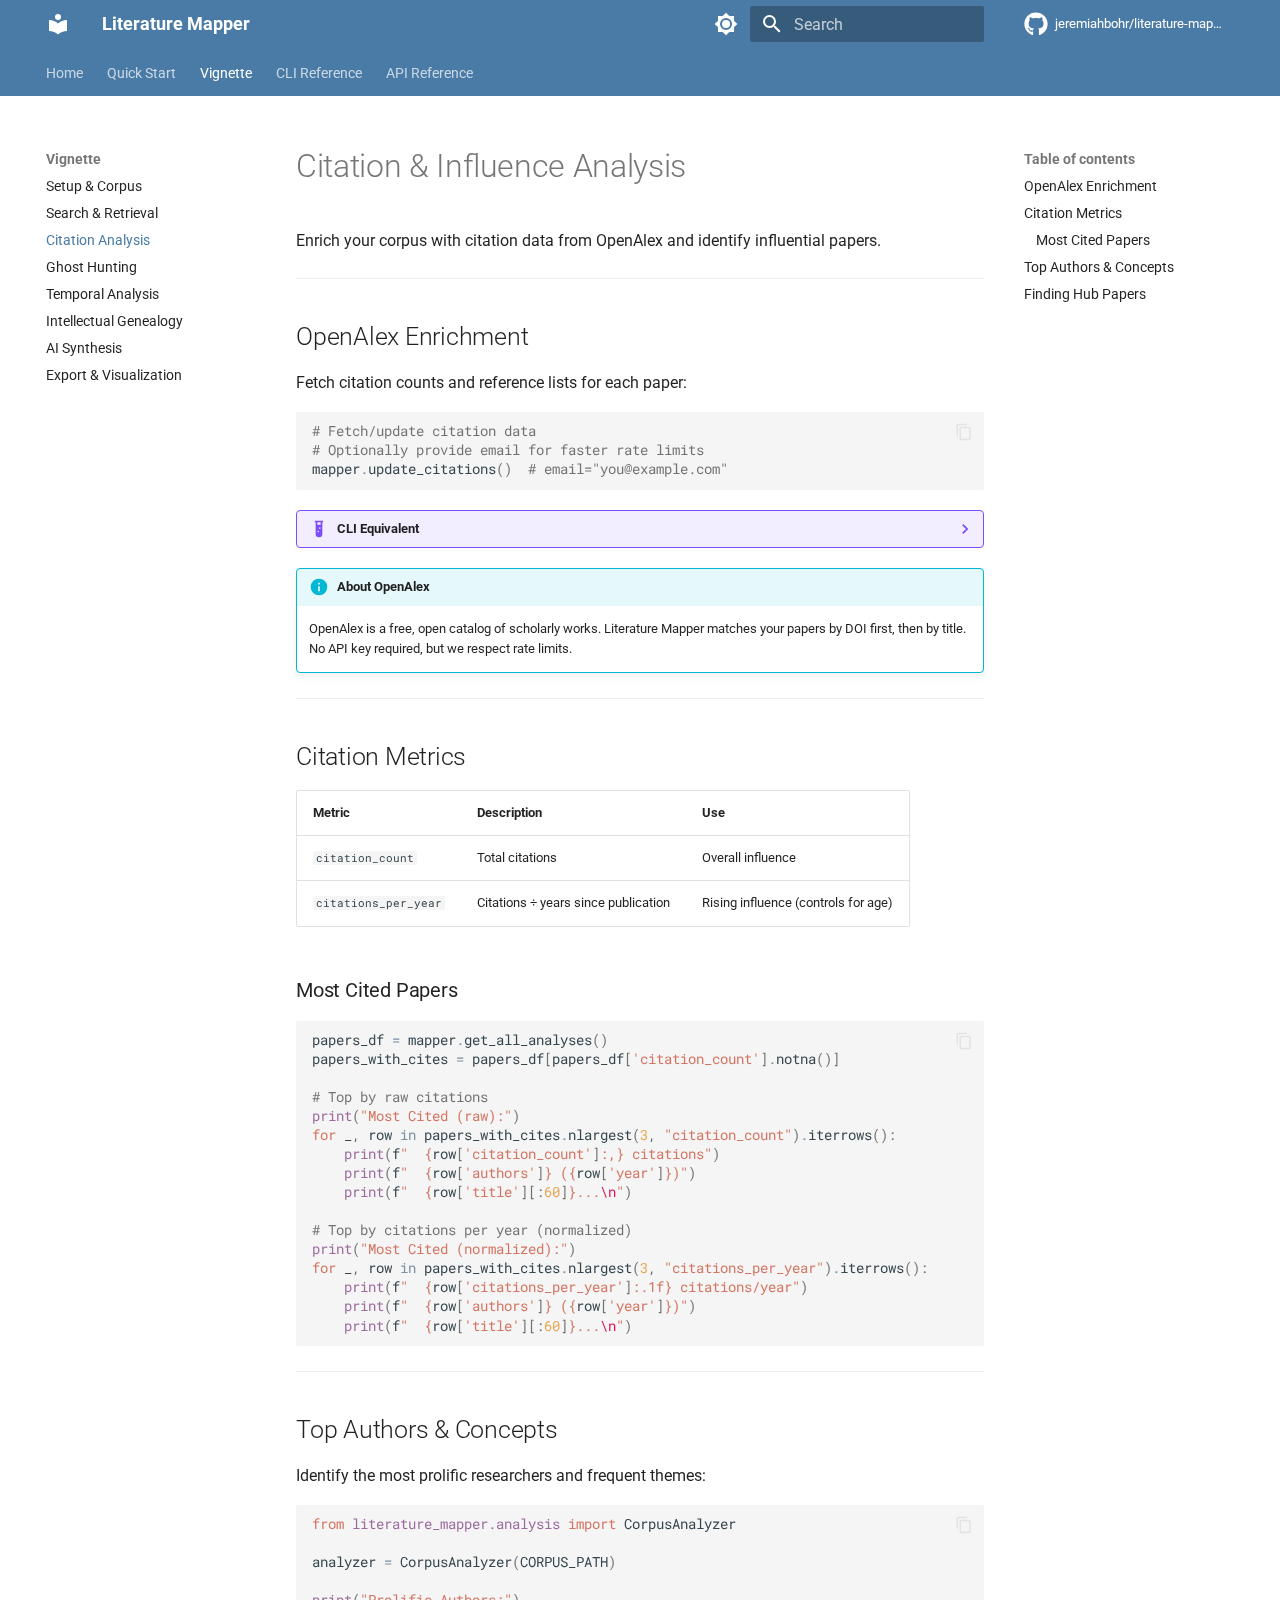
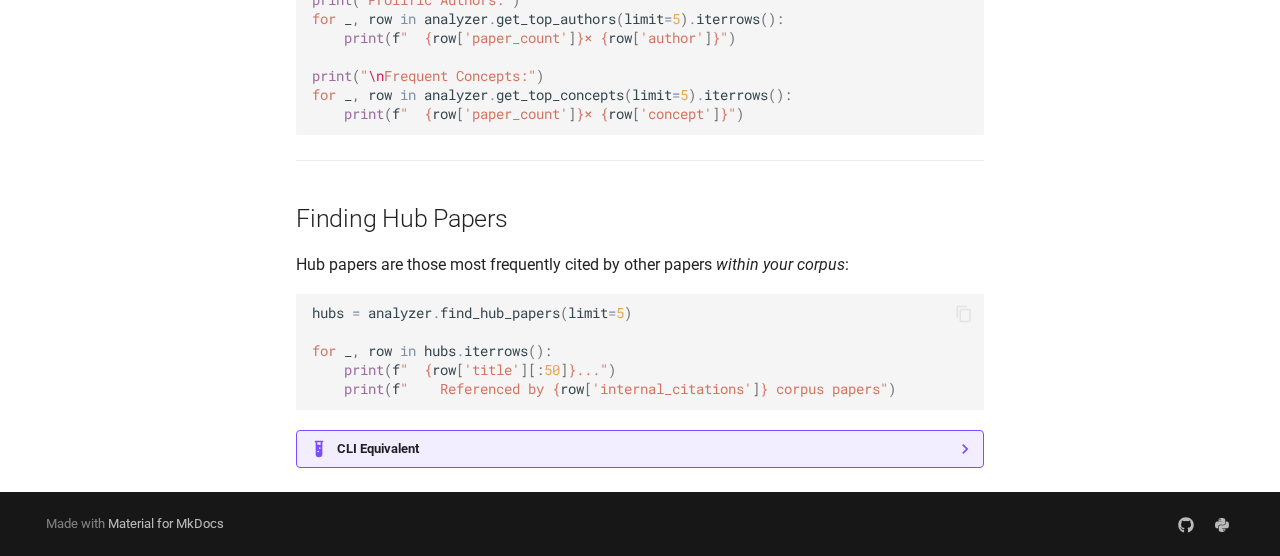
<file: vignette/citations/index.html>
<!doctype html>
<html lang="en" class="no-js">
  <head>
    
      <meta charset="utf-8">
      <meta name="viewport" content="width=device-width,initial-scale=1">
      
        <meta name="description" content="Enrich your corpus with OpenAlex citation data. Identify influential hub papers and prolific authors.">
      
      
        <meta name="author" content="Jeremiah Bohr">
      
      
        <link rel="canonical" href="https://jeremiahbohr.github.io/literature-mapper/vignette/citations/">
      
      
        <link rel="prev" href="../search/">
      
      
        <link rel="next" href="../ghosts/">
      
      
        
      
      
      <link rel="icon" href="../../assets/images/favicon.png">
      <meta name="generator" content="mkdocs-1.6.1, mkdocs-material-9.7.1">
    
    
      
        <title>Citation Analysis - Literature Mapper</title>
      
    
    
      <link rel="stylesheet" href="../../assets/stylesheets/main.484c7ddc.min.css">
      
        
        <link rel="stylesheet" href="../../assets/stylesheets/palette.ab4e12ef.min.css">
      
      


    
    
      
    
    
      
        
        
        <link rel="preconnect" href="https://fonts.gstatic.com" crossorigin>
        <link rel="stylesheet" href="https://fonts.googleapis.com/css?family=Roboto:300,300i,400,400i,700,700i%7CRoboto+Mono:400,400i,700,700i&display=fallback">
        <style>:root{--md-text-font:"Roboto";--md-code-font:"Roboto Mono"}</style>
      
    
    
      <link rel="stylesheet" href="../../stylesheets/extra.css">
    
    <script>__md_scope=new URL("../..",location),__md_hash=e=>[...e].reduce(((e,_)=>(e<<5)-e+_.charCodeAt(0)),0),__md_get=(e,_=localStorage,t=__md_scope)=>JSON.parse(_.getItem(t.pathname+"."+e)),__md_set=(e,_,t=localStorage,a=__md_scope)=>{try{t.setItem(a.pathname+"."+e,JSON.stringify(_))}catch(e){}}</script>
    
      

    
    
  </head>
  
  
    
    
      
    
    
    
    
    <body dir="ltr" data-md-color-scheme="default" data-md-color-primary="indigo" data-md-color-accent="indigo">
  
    
    <input class="md-toggle" data-md-toggle="drawer" type="checkbox" id="__drawer" autocomplete="off">
    <input class="md-toggle" data-md-toggle="search" type="checkbox" id="__search" autocomplete="off">
    <label class="md-overlay" for="__drawer"></label>
    <div data-md-component="skip">
      
        
        <a href="#citation-influence-analysis" class="md-skip">
          Skip to content
        </a>
      
    </div>
    <div data-md-component="announce">
      
    </div>
    
    
      

<header class="md-header" data-md-component="header">
  <nav class="md-header__inner md-grid" aria-label="Header">
    <a href="../.." title="Literature Mapper" class="md-header__button md-logo" aria-label="Literature Mapper" data-md-component="logo">
      
  
  <svg xmlns="http://www.w3.org/2000/svg" viewBox="0 0 24 24"><path d="M12 8a3 3 0 0 0 3-3 3 3 0 0 0-3-3 3 3 0 0 0-3 3 3 3 0 0 0 3 3m0 3.54C9.64 9.35 6.5 8 3 8v11c3.5 0 6.64 1.35 9 3.54 2.36-2.19 5.5-3.54 9-3.54V8c-3.5 0-6.64 1.35-9 3.54"/></svg>

    </a>
    <label class="md-header__button md-icon" for="__drawer">
      
      <svg xmlns="http://www.w3.org/2000/svg" viewBox="0 0 24 24"><path d="M3 6h18v2H3zm0 5h18v2H3zm0 5h18v2H3z"/></svg>
    </label>
    <div class="md-header__title" data-md-component="header-title">
      <div class="md-header__ellipsis">
        <div class="md-header__topic">
          <span class="md-ellipsis">
            Literature Mapper
          </span>
        </div>
        <div class="md-header__topic" data-md-component="header-topic">
          <span class="md-ellipsis">
            
              Citation Analysis
            
          </span>
        </div>
      </div>
    </div>
    
      
        <form class="md-header__option" data-md-component="palette">
  
    
    
    
    <input class="md-option" data-md-color-media="" data-md-color-scheme="default" data-md-color-primary="indigo" data-md-color-accent="indigo"  aria-label="Switch to dark mode"  type="radio" name="__palette" id="__palette_0">
    
      <label class="md-header__button md-icon" title="Switch to dark mode" for="__palette_1" hidden>
        <svg xmlns="http://www.w3.org/2000/svg" viewBox="0 0 24 24"><path d="M12 8a4 4 0 0 0-4 4 4 4 0 0 0 4 4 4 4 0 0 0 4-4 4 4 0 0 0-4-4m0 10a6 6 0 0 1-6-6 6 6 0 0 1 6-6 6 6 0 0 1 6 6 6 6 0 0 1-6 6m8-9.31V4h-4.69L12 .69 8.69 4H4v4.69L.69 12 4 15.31V20h4.69L12 23.31 15.31 20H20v-4.69L23.31 12z"/></svg>
      </label>
    
  
    
    
    
    <input class="md-option" data-md-color-media="" data-md-color-scheme="slate" data-md-color-primary="indigo" data-md-color-accent="indigo"  aria-label="Switch to light mode"  type="radio" name="__palette" id="__palette_1">
    
      <label class="md-header__button md-icon" title="Switch to light mode" for="__palette_0" hidden>
        <svg xmlns="http://www.w3.org/2000/svg" viewBox="0 0 24 24"><path d="M12 18c-.89 0-1.74-.2-2.5-.55C11.56 16.5 13 14.42 13 12s-1.44-4.5-3.5-5.45C10.26 6.2 11.11 6 12 6a6 6 0 0 1 6 6 6 6 0 0 1-6 6m8-9.31V4h-4.69L12 .69 8.69 4H4v4.69L.69 12 4 15.31V20h4.69L12 23.31 15.31 20H20v-4.69L23.31 12z"/></svg>
      </label>
    
  
</form>
      
    
    
      <script>var palette=__md_get("__palette");if(palette&&palette.color){if("(prefers-color-scheme)"===palette.color.media){var media=matchMedia("(prefers-color-scheme: light)"),input=document.querySelector(media.matches?"[data-md-color-media='(prefers-color-scheme: light)']":"[data-md-color-media='(prefers-color-scheme: dark)']");palette.color.media=input.getAttribute("data-md-color-media"),palette.color.scheme=input.getAttribute("data-md-color-scheme"),palette.color.primary=input.getAttribute("data-md-color-primary"),palette.color.accent=input.getAttribute("data-md-color-accent")}for(var[key,value]of Object.entries(palette.color))document.body.setAttribute("data-md-color-"+key,value)}</script>
    
    
    
      
      
        <label class="md-header__button md-icon" for="__search">
          
          <svg xmlns="http://www.w3.org/2000/svg" viewBox="0 0 24 24"><path d="M9.5 3A6.5 6.5 0 0 1 16 9.5c0 1.61-.59 3.09-1.56 4.23l.27.27h.79l5 5-1.5 1.5-5-5v-.79l-.27-.27A6.52 6.52 0 0 1 9.5 16 6.5 6.5 0 0 1 3 9.5 6.5 6.5 0 0 1 9.5 3m0 2C7 5 5 7 5 9.5S7 14 9.5 14 14 12 14 9.5 12 5 9.5 5"/></svg>
        </label>
        <div class="md-search" data-md-component="search" role="dialog">
  <label class="md-search__overlay" for="__search"></label>
  <div class="md-search__inner" role="search">
    <form class="md-search__form" name="search">
      <input type="text" class="md-search__input" name="query" aria-label="Search" placeholder="Search" autocapitalize="off" autocorrect="off" autocomplete="off" spellcheck="false" data-md-component="search-query" required>
      <label class="md-search__icon md-icon" for="__search">
        
        <svg xmlns="http://www.w3.org/2000/svg" viewBox="0 0 24 24"><path d="M9.5 3A6.5 6.5 0 0 1 16 9.5c0 1.61-.59 3.09-1.56 4.23l.27.27h.79l5 5-1.5 1.5-5-5v-.79l-.27-.27A6.52 6.52 0 0 1 9.5 16 6.5 6.5 0 0 1 3 9.5 6.5 6.5 0 0 1 9.5 3m0 2C7 5 5 7 5 9.5S7 14 9.5 14 14 12 14 9.5 12 5 9.5 5"/></svg>
        
        <svg xmlns="http://www.w3.org/2000/svg" viewBox="0 0 24 24"><path d="M20 11v2H8l5.5 5.5-1.42 1.42L4.16 12l7.92-7.92L13.5 5.5 8 11z"/></svg>
      </label>
      <nav class="md-search__options" aria-label="Search">
        
        <button type="reset" class="md-search__icon md-icon" title="Clear" aria-label="Clear" tabindex="-1">
          
          <svg xmlns="http://www.w3.org/2000/svg" viewBox="0 0 24 24"><path d="M19 6.41 17.59 5 12 10.59 6.41 5 5 6.41 10.59 12 5 17.59 6.41 19 12 13.41 17.59 19 19 17.59 13.41 12z"/></svg>
        </button>
      </nav>
      
        <div class="md-search__suggest" data-md-component="search-suggest"></div>
      
    </form>
    <div class="md-search__output">
      <div class="md-search__scrollwrap" tabindex="0" data-md-scrollfix>
        <div class="md-search-result" data-md-component="search-result">
          <div class="md-search-result__meta">
            Initializing search
          </div>
          <ol class="md-search-result__list" role="presentation"></ol>
        </div>
      </div>
    </div>
  </div>
</div>
      
    
    
      <div class="md-header__source">
        <a href="https://github.com/jeremiahbohr/literature-mapper" title="Go to repository" class="md-source" data-md-component="source">
  <div class="md-source__icon md-icon">
    
    <svg xmlns="http://www.w3.org/2000/svg" viewBox="0 0 512 512"><!--! Font Awesome Free 7.1.0 by @fontawesome - https://fontawesome.com License - https://fontawesome.com/license/free (Icons: CC BY 4.0, Fonts: SIL OFL 1.1, Code: MIT License) Copyright 2025 Fonticons, Inc.--><path d="M173.9 397.4c0 2-2.3 3.6-5.2 3.6-3.3.3-5.6-1.3-5.6-3.6 0-2 2.3-3.6 5.2-3.6 3-.3 5.6 1.3 5.6 3.6m-31.1-4.5c-.7 2 1.3 4.3 4.3 4.9 2.6 1 5.6 0 6.2-2s-1.3-4.3-4.3-5.2c-2.6-.7-5.5.3-6.2 2.3m44.2-1.7c-2.9.7-4.9 2.6-4.6 4.9.3 2 2.9 3.3 5.9 2.6 2.9-.7 4.9-2.6 4.6-4.6-.3-1.9-3-3.2-5.9-2.9M252.8 8C114.1 8 8 113.3 8 252c0 110.9 69.8 205.8 169.5 239.2 12.8 2.3 17.3-5.6 17.3-12.1 0-6.2-.3-40.4-.3-61.4 0 0-70 15-84.7-29.8 0 0-11.4-29.1-27.8-36.6 0 0-22.9-15.7 1.6-15.4 0 0 24.9 2 38.6 25.8 21.9 38.6 58.6 27.5 72.9 20.9 2.3-16 8.8-27.1 16-33.7-55.9-6.2-112.3-14.3-112.3-110.5 0-27.5 7.6-41.3 23.6-58.9-2.6-6.5-11.1-33.3 2.6-67.9 20.9-6.5 69 27 69 27 20-5.6 41.5-8.5 62.8-8.5s42.8 2.9 62.8 8.5c0 0 48.1-33.6 69-27 13.7 34.7 5.2 61.4 2.6 67.9 16 17.7 25.8 31.5 25.8 58.9 0 96.5-58.9 104.2-114.8 110.5 9.2 7.9 17 22.9 17 46.4 0 33.7-.3 75.4-.3 83.6 0 6.5 4.6 14.4 17.3 12.1C436.2 457.8 504 362.9 504 252 504 113.3 391.5 8 252.8 8M105.2 352.9c-1.3 1-1 3.3.7 5.2 1.6 1.6 3.9 2.3 5.2 1 1.3-1 1-3.3-.7-5.2-1.6-1.6-3.9-2.3-5.2-1m-10.8-8.1c-.7 1.3.3 2.9 2.3 3.9 1.6 1 3.6.7 4.3-.7.7-1.3-.3-2.9-2.3-3.9-2-.6-3.6-.3-4.3.7m32.4 35.6c-1.6 1.3-1 4.3 1.3 6.2 2.3 2.3 5.2 2.6 6.5 1 1.3-1.3.7-4.3-1.3-6.2-2.2-2.3-5.2-2.6-6.5-1m-11.4-14.7c-1.6 1-1.6 3.6 0 5.9s4.3 3.3 5.6 2.3c1.6-1.3 1.6-3.9 0-6.2-1.4-2.3-4-3.3-5.6-2"/></svg>
  </div>
  <div class="md-source__repository">
    jeremiahbohr/literature-mapper
  </div>
</a>
      </div>
    
  </nav>
  
</header>
    
    <div class="md-container" data-md-component="container">
      
      
        
          
            
<nav class="md-tabs" aria-label="Tabs" data-md-component="tabs">
  <div class="md-grid">
    <ul class="md-tabs__list">
      
        
  
  
  
  
    <li class="md-tabs__item">
      <a href="../.." class="md-tabs__link">
        
  
  
    
  
  Home

      </a>
    </li>
  

      
        
  
  
  
  
    <li class="md-tabs__item">
      <a href="../../quickstart/" class="md-tabs__link">
        
  
  
    
  
  Quick Start

      </a>
    </li>
  

      
        
  
  
  
    
  
  
    
    
      <li class="md-tabs__item md-tabs__item--active">
        <a href="../setup/" class="md-tabs__link">
          
  
  
  Vignette

        </a>
      </li>
    
  

      
        
  
  
  
  
    <li class="md-tabs__item">
      <a href="../../cli/" class="md-tabs__link">
        
  
  
    
  
  CLI Reference

      </a>
    </li>
  

      
        
  
  
  
  
    <li class="md-tabs__item">
      <a href="../../api/" class="md-tabs__link">
        
  
  
    
  
  API Reference

      </a>
    </li>
  

      
    </ul>
  </div>
</nav>
          
        
      
      <main class="md-main" data-md-component="main">
        <div class="md-main__inner md-grid">
          
            
              
              <div class="md-sidebar md-sidebar--primary" data-md-component="sidebar" data-md-type="navigation" >
                <div class="md-sidebar__scrollwrap">
                  <div class="md-sidebar__inner">
                    


  


<nav class="md-nav md-nav--primary md-nav--lifted" aria-label="Navigation" data-md-level="0">
  <label class="md-nav__title" for="__drawer">
    <a href="../.." title="Literature Mapper" class="md-nav__button md-logo" aria-label="Literature Mapper" data-md-component="logo">
      
  
  <svg xmlns="http://www.w3.org/2000/svg" viewBox="0 0 24 24"><path d="M12 8a3 3 0 0 0 3-3 3 3 0 0 0-3-3 3 3 0 0 0-3 3 3 3 0 0 0 3 3m0 3.54C9.64 9.35 6.5 8 3 8v11c3.5 0 6.64 1.35 9 3.54 2.36-2.19 5.5-3.54 9-3.54V8c-3.5 0-6.64 1.35-9 3.54"/></svg>

    </a>
    Literature Mapper
  </label>
  
    <div class="md-nav__source">
      <a href="https://github.com/jeremiahbohr/literature-mapper" title="Go to repository" class="md-source" data-md-component="source">
  <div class="md-source__icon md-icon">
    
    <svg xmlns="http://www.w3.org/2000/svg" viewBox="0 0 512 512"><!--! Font Awesome Free 7.1.0 by @fontawesome - https://fontawesome.com License - https://fontawesome.com/license/free (Icons: CC BY 4.0, Fonts: SIL OFL 1.1, Code: MIT License) Copyright 2025 Fonticons, Inc.--><path d="M173.9 397.4c0 2-2.3 3.6-5.2 3.6-3.3.3-5.6-1.3-5.6-3.6 0-2 2.3-3.6 5.2-3.6 3-.3 5.6 1.3 5.6 3.6m-31.1-4.5c-.7 2 1.3 4.3 4.3 4.9 2.6 1 5.6 0 6.2-2s-1.3-4.3-4.3-5.2c-2.6-.7-5.5.3-6.2 2.3m44.2-1.7c-2.9.7-4.9 2.6-4.6 4.9.3 2 2.9 3.3 5.9 2.6 2.9-.7 4.9-2.6 4.6-4.6-.3-1.9-3-3.2-5.9-2.9M252.8 8C114.1 8 8 113.3 8 252c0 110.9 69.8 205.8 169.5 239.2 12.8 2.3 17.3-5.6 17.3-12.1 0-6.2-.3-40.4-.3-61.4 0 0-70 15-84.7-29.8 0 0-11.4-29.1-27.8-36.6 0 0-22.9-15.7 1.6-15.4 0 0 24.9 2 38.6 25.8 21.9 38.6 58.6 27.5 72.9 20.9 2.3-16 8.8-27.1 16-33.7-55.9-6.2-112.3-14.3-112.3-110.5 0-27.5 7.6-41.3 23.6-58.9-2.6-6.5-11.1-33.3 2.6-67.9 20.9-6.5 69 27 69 27 20-5.6 41.5-8.5 62.8-8.5s42.8 2.9 62.8 8.5c0 0 48.1-33.6 69-27 13.7 34.7 5.2 61.4 2.6 67.9 16 17.7 25.8 31.5 25.8 58.9 0 96.5-58.9 104.2-114.8 110.5 9.2 7.9 17 22.9 17 46.4 0 33.7-.3 75.4-.3 83.6 0 6.5 4.6 14.4 17.3 12.1C436.2 457.8 504 362.9 504 252 504 113.3 391.5 8 252.8 8M105.2 352.9c-1.3 1-1 3.3.7 5.2 1.6 1.6 3.9 2.3 5.2 1 1.3-1 1-3.3-.7-5.2-1.6-1.6-3.9-2.3-5.2-1m-10.8-8.1c-.7 1.3.3 2.9 2.3 3.9 1.6 1 3.6.7 4.3-.7.7-1.3-.3-2.9-2.3-3.9-2-.6-3.6-.3-4.3.7m32.4 35.6c-1.6 1.3-1 4.3 1.3 6.2 2.3 2.3 5.2 2.6 6.5 1 1.3-1.3.7-4.3-1.3-6.2-2.2-2.3-5.2-2.6-6.5-1m-11.4-14.7c-1.6 1-1.6 3.6 0 5.9s4.3 3.3 5.6 2.3c1.6-1.3 1.6-3.9 0-6.2-1.4-2.3-4-3.3-5.6-2"/></svg>
  </div>
  <div class="md-source__repository">
    jeremiahbohr/literature-mapper
  </div>
</a>
    </div>
  
  <ul class="md-nav__list" data-md-scrollfix>
    
      
      
  
  
  
  
    <li class="md-nav__item">
      <a href="../.." class="md-nav__link">
        
  
  
  <span class="md-ellipsis">
    
  
    Home
  

    
  </span>
  
  

      </a>
    </li>
  

    
      
      
  
  
  
  
    <li class="md-nav__item">
      <a href="../../quickstart/" class="md-nav__link">
        
  
  
  <span class="md-ellipsis">
    
  
    Quick Start
  

    
  </span>
  
  

      </a>
    </li>
  

    
      
      
  
  
    
  
  
  
    
    
    
    
      
        
        
      
      
        
      
    
    
    <li class="md-nav__item md-nav__item--active md-nav__item--section md-nav__item--nested">
      
        
        
        <input class="md-nav__toggle md-toggle " type="checkbox" id="__nav_3" checked>
        
          
          <label class="md-nav__link" for="__nav_3" id="__nav_3_label" tabindex="">
            
  
  
  <span class="md-ellipsis">
    
  
    Vignette
  

    
  </span>
  
  

            <span class="md-nav__icon md-icon"></span>
          </label>
        
        <nav class="md-nav" data-md-level="1" aria-labelledby="__nav_3_label" aria-expanded="true">
          <label class="md-nav__title" for="__nav_3">
            <span class="md-nav__icon md-icon"></span>
            
  
    Vignette
  

          </label>
          <ul class="md-nav__list" data-md-scrollfix>
            
              
                
  
  
  
  
    <li class="md-nav__item">
      <a href="../setup/" class="md-nav__link">
        
  
  
  <span class="md-ellipsis">
    
  
    Setup & Corpus
  

    
  </span>
  
  

      </a>
    </li>
  

              
            
              
                
  
  
  
  
    <li class="md-nav__item">
      <a href="../search/" class="md-nav__link">
        
  
  
  <span class="md-ellipsis">
    
  
    Search & Retrieval
  

    
  </span>
  
  

      </a>
    </li>
  

              
            
              
                
  
  
    
  
  
  
    <li class="md-nav__item md-nav__item--active">
      
      <input class="md-nav__toggle md-toggle" type="checkbox" id="__toc">
      
      
        
      
      
        <label class="md-nav__link md-nav__link--active" for="__toc">
          
  
  
  <span class="md-ellipsis">
    
  
    Citation Analysis
  

    
  </span>
  
  

          <span class="md-nav__icon md-icon"></span>
        </label>
      
      <a href="./" class="md-nav__link md-nav__link--active">
        
  
  
  <span class="md-ellipsis">
    
  
    Citation Analysis
  

    
  </span>
  
  

      </a>
      
        

<nav class="md-nav md-nav--secondary" aria-label="Table of contents">
  
  
  
    
  
  
    <label class="md-nav__title" for="__toc">
      <span class="md-nav__icon md-icon"></span>
      Table of contents
    </label>
    <ul class="md-nav__list" data-md-component="toc" data-md-scrollfix>
      
        <li class="md-nav__item">
  <a href="#openalex-enrichment" class="md-nav__link">
    <span class="md-ellipsis">
      
        OpenAlex Enrichment
      
    </span>
  </a>
  
</li>
      
        <li class="md-nav__item">
  <a href="#citation-metrics" class="md-nav__link">
    <span class="md-ellipsis">
      
        Citation Metrics
      
    </span>
  </a>
  
    <nav class="md-nav" aria-label="Citation Metrics">
      <ul class="md-nav__list">
        
          <li class="md-nav__item">
  <a href="#most-cited-papers" class="md-nav__link">
    <span class="md-ellipsis">
      
        Most Cited Papers
      
    </span>
  </a>
  
</li>
        
      </ul>
    </nav>
  
</li>
      
        <li class="md-nav__item">
  <a href="#top-authors-concepts" class="md-nav__link">
    <span class="md-ellipsis">
      
        Top Authors &amp; Concepts
      
    </span>
  </a>
  
</li>
      
        <li class="md-nav__item">
  <a href="#finding-hub-papers" class="md-nav__link">
    <span class="md-ellipsis">
      
        Finding Hub Papers
      
    </span>
  </a>
  
</li>
      
    </ul>
  
</nav>
      
    </li>
  

              
            
              
                
  
  
  
  
    <li class="md-nav__item">
      <a href="../ghosts/" class="md-nav__link">
        
  
  
  <span class="md-ellipsis">
    
  
    Ghost Hunting
  

    
  </span>
  
  

      </a>
    </li>
  

              
            
              
                
  
  
  
  
    <li class="md-nav__item">
      <a href="../temporal/" class="md-nav__link">
        
  
  
  <span class="md-ellipsis">
    
  
    Temporal Analysis
  

    
  </span>
  
  

      </a>
    </li>
  

              
            
              
                
  
  
  
  
    <li class="md-nav__item">
      <a href="../genealogy/" class="md-nav__link">
        
  
  
  <span class="md-ellipsis">
    
  
    Intellectual Genealogy
  

    
  </span>
  
  

      </a>
    </li>
  

              
            
              
                
  
  
  
  
    <li class="md-nav__item">
      <a href="../synthesis/" class="md-nav__link">
        
  
  
  <span class="md-ellipsis">
    
  
    AI Synthesis
  

    
  </span>
  
  

      </a>
    </li>
  

              
            
              
                
  
  
  
  
    <li class="md-nav__item">
      <a href="../export/" class="md-nav__link">
        
  
  
  <span class="md-ellipsis">
    
  
    Export & Visualization
  

    
  </span>
  
  

      </a>
    </li>
  

              
            
          </ul>
        </nav>
      
    </li>
  

    
      
      
  
  
  
  
    <li class="md-nav__item">
      <a href="../../cli/" class="md-nav__link">
        
  
  
  <span class="md-ellipsis">
    
  
    CLI Reference
  

    
  </span>
  
  

      </a>
    </li>
  

    
      
      
  
  
  
  
    <li class="md-nav__item">
      <a href="../../api/" class="md-nav__link">
        
  
  
  <span class="md-ellipsis">
    
  
    API Reference
  

    
  </span>
  
  

      </a>
    </li>
  

    
  </ul>
</nav>
                  </div>
                </div>
              </div>
            
            
              
              <div class="md-sidebar md-sidebar--secondary" data-md-component="sidebar" data-md-type="toc" >
                <div class="md-sidebar__scrollwrap">
                  <div class="md-sidebar__inner">
                    

<nav class="md-nav md-nav--secondary" aria-label="Table of contents">
  
  
  
    
  
  
    <label class="md-nav__title" for="__toc">
      <span class="md-nav__icon md-icon"></span>
      Table of contents
    </label>
    <ul class="md-nav__list" data-md-component="toc" data-md-scrollfix>
      
        <li class="md-nav__item">
  <a href="#openalex-enrichment" class="md-nav__link">
    <span class="md-ellipsis">
      
        OpenAlex Enrichment
      
    </span>
  </a>
  
</li>
      
        <li class="md-nav__item">
  <a href="#citation-metrics" class="md-nav__link">
    <span class="md-ellipsis">
      
        Citation Metrics
      
    </span>
  </a>
  
    <nav class="md-nav" aria-label="Citation Metrics">
      <ul class="md-nav__list">
        
          <li class="md-nav__item">
  <a href="#most-cited-papers" class="md-nav__link">
    <span class="md-ellipsis">
      
        Most Cited Papers
      
    </span>
  </a>
  
</li>
        
      </ul>
    </nav>
  
</li>
      
        <li class="md-nav__item">
  <a href="#top-authors-concepts" class="md-nav__link">
    <span class="md-ellipsis">
      
        Top Authors &amp; Concepts
      
    </span>
  </a>
  
</li>
      
        <li class="md-nav__item">
  <a href="#finding-hub-papers" class="md-nav__link">
    <span class="md-ellipsis">
      
        Finding Hub Papers
      
    </span>
  </a>
  
</li>
      
    </ul>
  
</nav>
                  </div>
                </div>
              </div>
            
          
          
            <div class="md-content" data-md-component="content">
              
              <article class="md-content__inner md-typeset">
                
                  


  
  


<h1 id="citation-influence-analysis">Citation &amp; Influence Analysis<a class="headerlink" href="#citation-influence-analysis" title="Permanent link">&para;</a></h1>
<p>Enrich your corpus with citation data from OpenAlex and identify influential papers.</p>
<hr />
<h2 id="openalex-enrichment">OpenAlex Enrichment<a class="headerlink" href="#openalex-enrichment" title="Permanent link">&para;</a></h2>
<p>Fetch citation counts and reference lists for each paper:</p>
<div class="highlight"><pre><span></span><code><a id="__codelineno-0-1" name="__codelineno-0-1" href="#__codelineno-0-1"></a><span class="c1"># Fetch/update citation data</span>
<a id="__codelineno-0-2" name="__codelineno-0-2" href="#__codelineno-0-2"></a><span class="c1"># Optionally provide email for faster rate limits</span>
<a id="__codelineno-0-3" name="__codelineno-0-3" href="#__codelineno-0-3"></a><span class="n">mapper</span><span class="o">.</span><span class="n">update_citations</span><span class="p">()</span>  <span class="c1"># email=&quot;you@example.com&quot;</span>
</code></pre></div>
<details class="example">
<summary>CLI Equivalent</summary>
<div class="highlight"><pre><span></span><code><a id="__codelineno-1-1" name="__codelineno-1-1" href="#__codelineno-1-1"></a>literature-mapper<span class="w"> </span>citations<span class="w"> </span>./my_research<span class="w"> </span>--email<span class="w"> </span>you@example.com
</code></pre></div>
</details>
<div class="admonition info">
<p class="admonition-title">About OpenAlex</p>
<p>OpenAlex is a free, open catalog of scholarly works. Literature Mapper matches your papers by DOI first, then by title. No API key required, but we respect rate limits.</p>
</div>
<hr />
<h2 id="citation-metrics">Citation Metrics<a class="headerlink" href="#citation-metrics" title="Permanent link">&para;</a></h2>
<table>
<thead>
<tr>
<th style="text-align: left;">Metric</th>
<th style="text-align: left;">Description</th>
<th style="text-align: left;">Use</th>
</tr>
</thead>
<tbody>
<tr>
<td style="text-align: left;"><code>citation_count</code></td>
<td style="text-align: left;">Total citations</td>
<td style="text-align: left;">Overall influence</td>
</tr>
<tr>
<td style="text-align: left;"><code>citations_per_year</code></td>
<td style="text-align: left;">Citations ÷ years since publication</td>
<td style="text-align: left;">Rising influence (controls for age)</td>
</tr>
</tbody>
</table>
<h3 id="most-cited-papers">Most Cited Papers<a class="headerlink" href="#most-cited-papers" title="Permanent link">&para;</a></h3>
<div class="highlight"><pre><span></span><code><a id="__codelineno-2-1" name="__codelineno-2-1" href="#__codelineno-2-1"></a><span class="n">papers_df</span> <span class="o">=</span> <span class="n">mapper</span><span class="o">.</span><span class="n">get_all_analyses</span><span class="p">()</span>
<a id="__codelineno-2-2" name="__codelineno-2-2" href="#__codelineno-2-2"></a><span class="n">papers_with_cites</span> <span class="o">=</span> <span class="n">papers_df</span><span class="p">[</span><span class="n">papers_df</span><span class="p">[</span><span class="s1">&#39;citation_count&#39;</span><span class="p">]</span><span class="o">.</span><span class="n">notna</span><span class="p">()]</span>
<a id="__codelineno-2-3" name="__codelineno-2-3" href="#__codelineno-2-3"></a>
<a id="__codelineno-2-4" name="__codelineno-2-4" href="#__codelineno-2-4"></a><span class="c1"># Top by raw citations</span>
<a id="__codelineno-2-5" name="__codelineno-2-5" href="#__codelineno-2-5"></a><span class="nb">print</span><span class="p">(</span><span class="s2">&quot;Most Cited (raw):&quot;</span><span class="p">)</span>
<a id="__codelineno-2-6" name="__codelineno-2-6" href="#__codelineno-2-6"></a><span class="k">for</span> <span class="n">_</span><span class="p">,</span> <span class="n">row</span> <span class="ow">in</span> <span class="n">papers_with_cites</span><span class="o">.</span><span class="n">nlargest</span><span class="p">(</span><span class="mi">3</span><span class="p">,</span> <span class="s2">&quot;citation_count&quot;</span><span class="p">)</span><span class="o">.</span><span class="n">iterrows</span><span class="p">():</span>
<a id="__codelineno-2-7" name="__codelineno-2-7" href="#__codelineno-2-7"></a>    <span class="nb">print</span><span class="p">(</span><span class="sa">f</span><span class="s2">&quot;  </span><span class="si">{</span><span class="n">row</span><span class="p">[</span><span class="s1">&#39;citation_count&#39;</span><span class="p">]</span><span class="si">:</span><span class="s2">,</span><span class="si">}</span><span class="s2"> citations&quot;</span><span class="p">)</span>
<a id="__codelineno-2-8" name="__codelineno-2-8" href="#__codelineno-2-8"></a>    <span class="nb">print</span><span class="p">(</span><span class="sa">f</span><span class="s2">&quot;  </span><span class="si">{</span><span class="n">row</span><span class="p">[</span><span class="s1">&#39;authors&#39;</span><span class="p">]</span><span class="si">}</span><span class="s2"> (</span><span class="si">{</span><span class="n">row</span><span class="p">[</span><span class="s1">&#39;year&#39;</span><span class="p">]</span><span class="si">}</span><span class="s2">)&quot;</span><span class="p">)</span>
<a id="__codelineno-2-9" name="__codelineno-2-9" href="#__codelineno-2-9"></a>    <span class="nb">print</span><span class="p">(</span><span class="sa">f</span><span class="s2">&quot;  </span><span class="si">{</span><span class="n">row</span><span class="p">[</span><span class="s1">&#39;title&#39;</span><span class="p">][:</span><span class="mi">60</span><span class="p">]</span><span class="si">}</span><span class="s2">...</span><span class="se">\n</span><span class="s2">&quot;</span><span class="p">)</span>
<a id="__codelineno-2-10" name="__codelineno-2-10" href="#__codelineno-2-10"></a>
<a id="__codelineno-2-11" name="__codelineno-2-11" href="#__codelineno-2-11"></a><span class="c1"># Top by citations per year (normalized)</span>
<a id="__codelineno-2-12" name="__codelineno-2-12" href="#__codelineno-2-12"></a><span class="nb">print</span><span class="p">(</span><span class="s2">&quot;Most Cited (normalized):&quot;</span><span class="p">)</span>
<a id="__codelineno-2-13" name="__codelineno-2-13" href="#__codelineno-2-13"></a><span class="k">for</span> <span class="n">_</span><span class="p">,</span> <span class="n">row</span> <span class="ow">in</span> <span class="n">papers_with_cites</span><span class="o">.</span><span class="n">nlargest</span><span class="p">(</span><span class="mi">3</span><span class="p">,</span> <span class="s2">&quot;citations_per_year&quot;</span><span class="p">)</span><span class="o">.</span><span class="n">iterrows</span><span class="p">():</span>
<a id="__codelineno-2-14" name="__codelineno-2-14" href="#__codelineno-2-14"></a>    <span class="nb">print</span><span class="p">(</span><span class="sa">f</span><span class="s2">&quot;  </span><span class="si">{</span><span class="n">row</span><span class="p">[</span><span class="s1">&#39;citations_per_year&#39;</span><span class="p">]</span><span class="si">:</span><span class="s2">.1f</span><span class="si">}</span><span class="s2"> citations/year&quot;</span><span class="p">)</span>
<a id="__codelineno-2-15" name="__codelineno-2-15" href="#__codelineno-2-15"></a>    <span class="nb">print</span><span class="p">(</span><span class="sa">f</span><span class="s2">&quot;  </span><span class="si">{</span><span class="n">row</span><span class="p">[</span><span class="s1">&#39;authors&#39;</span><span class="p">]</span><span class="si">}</span><span class="s2"> (</span><span class="si">{</span><span class="n">row</span><span class="p">[</span><span class="s1">&#39;year&#39;</span><span class="p">]</span><span class="si">}</span><span class="s2">)&quot;</span><span class="p">)</span>
<a id="__codelineno-2-16" name="__codelineno-2-16" href="#__codelineno-2-16"></a>    <span class="nb">print</span><span class="p">(</span><span class="sa">f</span><span class="s2">&quot;  </span><span class="si">{</span><span class="n">row</span><span class="p">[</span><span class="s1">&#39;title&#39;</span><span class="p">][:</span><span class="mi">60</span><span class="p">]</span><span class="si">}</span><span class="s2">...</span><span class="se">\n</span><span class="s2">&quot;</span><span class="p">)</span>
</code></pre></div>
<hr />
<h2 id="top-authors-concepts">Top Authors &amp; Concepts<a class="headerlink" href="#top-authors-concepts" title="Permanent link">&para;</a></h2>
<p>Identify the most prolific researchers and frequent themes:</p>
<div class="highlight"><pre><span></span><code><a id="__codelineno-3-1" name="__codelineno-3-1" href="#__codelineno-3-1"></a><span class="kn">from</span><span class="w"> </span><span class="nn">literature_mapper.analysis</span><span class="w"> </span><span class="kn">import</span> <span class="n">CorpusAnalyzer</span>
<a id="__codelineno-3-2" name="__codelineno-3-2" href="#__codelineno-3-2"></a>
<a id="__codelineno-3-3" name="__codelineno-3-3" href="#__codelineno-3-3"></a><span class="n">analyzer</span> <span class="o">=</span> <span class="n">CorpusAnalyzer</span><span class="p">(</span><span class="n">CORPUS_PATH</span><span class="p">)</span>
<a id="__codelineno-3-4" name="__codelineno-3-4" href="#__codelineno-3-4"></a>
<a id="__codelineno-3-5" name="__codelineno-3-5" href="#__codelineno-3-5"></a><span class="nb">print</span><span class="p">(</span><span class="s2">&quot;Prolific Authors:&quot;</span><span class="p">)</span>
<a id="__codelineno-3-6" name="__codelineno-3-6" href="#__codelineno-3-6"></a><span class="k">for</span> <span class="n">_</span><span class="p">,</span> <span class="n">row</span> <span class="ow">in</span> <span class="n">analyzer</span><span class="o">.</span><span class="n">get_top_authors</span><span class="p">(</span><span class="n">limit</span><span class="o">=</span><span class="mi">5</span><span class="p">)</span><span class="o">.</span><span class="n">iterrows</span><span class="p">():</span>
<a id="__codelineno-3-7" name="__codelineno-3-7" href="#__codelineno-3-7"></a>    <span class="nb">print</span><span class="p">(</span><span class="sa">f</span><span class="s2">&quot;  </span><span class="si">{</span><span class="n">row</span><span class="p">[</span><span class="s1">&#39;paper_count&#39;</span><span class="p">]</span><span class="si">}</span><span class="s2">× </span><span class="si">{</span><span class="n">row</span><span class="p">[</span><span class="s1">&#39;author&#39;</span><span class="p">]</span><span class="si">}</span><span class="s2">&quot;</span><span class="p">)</span>
<a id="__codelineno-3-8" name="__codelineno-3-8" href="#__codelineno-3-8"></a>
<a id="__codelineno-3-9" name="__codelineno-3-9" href="#__codelineno-3-9"></a><span class="nb">print</span><span class="p">(</span><span class="s2">&quot;</span><span class="se">\n</span><span class="s2">Frequent Concepts:&quot;</span><span class="p">)</span>
<a id="__codelineno-3-10" name="__codelineno-3-10" href="#__codelineno-3-10"></a><span class="k">for</span> <span class="n">_</span><span class="p">,</span> <span class="n">row</span> <span class="ow">in</span> <span class="n">analyzer</span><span class="o">.</span><span class="n">get_top_concepts</span><span class="p">(</span><span class="n">limit</span><span class="o">=</span><span class="mi">5</span><span class="p">)</span><span class="o">.</span><span class="n">iterrows</span><span class="p">():</span>
<a id="__codelineno-3-11" name="__codelineno-3-11" href="#__codelineno-3-11"></a>    <span class="nb">print</span><span class="p">(</span><span class="sa">f</span><span class="s2">&quot;  </span><span class="si">{</span><span class="n">row</span><span class="p">[</span><span class="s1">&#39;paper_count&#39;</span><span class="p">]</span><span class="si">}</span><span class="s2">× </span><span class="si">{</span><span class="n">row</span><span class="p">[</span><span class="s1">&#39;concept&#39;</span><span class="p">]</span><span class="si">}</span><span class="s2">&quot;</span><span class="p">)</span>
</code></pre></div>
<hr />
<h2 id="finding-hub-papers">Finding Hub Papers<a class="headerlink" href="#finding-hub-papers" title="Permanent link">&para;</a></h2>
<p>Hub papers are those most frequently cited by other papers <em>within your corpus</em>:</p>
<div class="highlight"><pre><span></span><code><a id="__codelineno-4-1" name="__codelineno-4-1" href="#__codelineno-4-1"></a><span class="n">hubs</span> <span class="o">=</span> <span class="n">analyzer</span><span class="o">.</span><span class="n">find_hub_papers</span><span class="p">(</span><span class="n">limit</span><span class="o">=</span><span class="mi">5</span><span class="p">)</span>
<a id="__codelineno-4-2" name="__codelineno-4-2" href="#__codelineno-4-2"></a>
<a id="__codelineno-4-3" name="__codelineno-4-3" href="#__codelineno-4-3"></a><span class="k">for</span> <span class="n">_</span><span class="p">,</span> <span class="n">row</span> <span class="ow">in</span> <span class="n">hubs</span><span class="o">.</span><span class="n">iterrows</span><span class="p">():</span>
<a id="__codelineno-4-4" name="__codelineno-4-4" href="#__codelineno-4-4"></a>    <span class="nb">print</span><span class="p">(</span><span class="sa">f</span><span class="s2">&quot;  </span><span class="si">{</span><span class="n">row</span><span class="p">[</span><span class="s1">&#39;title&#39;</span><span class="p">][:</span><span class="mi">50</span><span class="p">]</span><span class="si">}</span><span class="s2">...&quot;</span><span class="p">)</span>
<a id="__codelineno-4-5" name="__codelineno-4-5" href="#__codelineno-4-5"></a>    <span class="nb">print</span><span class="p">(</span><span class="sa">f</span><span class="s2">&quot;    Referenced by </span><span class="si">{</span><span class="n">row</span><span class="p">[</span><span class="s1">&#39;internal_citations&#39;</span><span class="p">]</span><span class="si">}</span><span class="s2"> corpus papers&quot;</span><span class="p">)</span>
</code></pre></div>
<details class="example">
<summary>CLI Equivalent</summary>
<div class="highlight"><pre><span></span><code><a id="__codelineno-5-1" name="__codelineno-5-1" href="#__codelineno-5-1"></a>literature-mapper<span class="w"> </span>hubs<span class="w"> </span>./my_research<span class="w"> </span>--limit<span class="w"> </span><span class="m">10</span>
</code></pre></div>
</details>







  
  






                
              </article>
            </div>
          
          
  <script>var tabs=__md_get("__tabs");if(Array.isArray(tabs))e:for(var set of document.querySelectorAll(".tabbed-set")){var labels=set.querySelector(".tabbed-labels");for(var tab of tabs)for(var label of labels.getElementsByTagName("label"))if(label.innerText.trim()===tab){var input=document.getElementById(label.htmlFor);input.checked=!0;continue e}}</script>

<script>var target=document.getElementById(location.hash.slice(1));target&&target.name&&(target.checked=target.name.startsWith("__tabbed_"))</script>
        </div>
        
          <button type="button" class="md-top md-icon" data-md-component="top" hidden>
  
  <svg xmlns="http://www.w3.org/2000/svg" viewBox="0 0 24 24"><path d="M13 20h-2V8l-5.5 5.5-1.42-1.42L12 4.16l7.92 7.92-1.42 1.42L13 8z"/></svg>
  Back to top
</button>
        
      </main>
      
        <footer class="md-footer">
  
  <div class="md-footer-meta md-typeset">
    <div class="md-footer-meta__inner md-grid">
      <div class="md-copyright">
  
  
    Made with
    <a href="https://squidfunk.github.io/mkdocs-material/" target="_blank" rel="noopener">
      Material for MkDocs
    </a>
  
</div>
      
        
<div class="md-social">
  
    
    
    
    
      
      
    
    <a href="https://github.com/jeremiahbohr/literature-mapper" target="_blank" rel="noopener" title="github.com" class="md-social__link">
      <svg xmlns="http://www.w3.org/2000/svg" viewBox="0 0 512 512"><!--! Font Awesome Free 7.1.0 by @fontawesome - https://fontawesome.com License - https://fontawesome.com/license/free (Icons: CC BY 4.0, Fonts: SIL OFL 1.1, Code: MIT License) Copyright 2025 Fonticons, Inc.--><path d="M173.9 397.4c0 2-2.3 3.6-5.2 3.6-3.3.3-5.6-1.3-5.6-3.6 0-2 2.3-3.6 5.2-3.6 3-.3 5.6 1.3 5.6 3.6m-31.1-4.5c-.7 2 1.3 4.3 4.3 4.9 2.6 1 5.6 0 6.2-2s-1.3-4.3-4.3-5.2c-2.6-.7-5.5.3-6.2 2.3m44.2-1.7c-2.9.7-4.9 2.6-4.6 4.9.3 2 2.9 3.3 5.9 2.6 2.9-.7 4.9-2.6 4.6-4.6-.3-1.9-3-3.2-5.9-2.9M252.8 8C114.1 8 8 113.3 8 252c0 110.9 69.8 205.8 169.5 239.2 12.8 2.3 17.3-5.6 17.3-12.1 0-6.2-.3-40.4-.3-61.4 0 0-70 15-84.7-29.8 0 0-11.4-29.1-27.8-36.6 0 0-22.9-15.7 1.6-15.4 0 0 24.9 2 38.6 25.8 21.9 38.6 58.6 27.5 72.9 20.9 2.3-16 8.8-27.1 16-33.7-55.9-6.2-112.3-14.3-112.3-110.5 0-27.5 7.6-41.3 23.6-58.9-2.6-6.5-11.1-33.3 2.6-67.9 20.9-6.5 69 27 69 27 20-5.6 41.5-8.5 62.8-8.5s42.8 2.9 62.8 8.5c0 0 48.1-33.6 69-27 13.7 34.7 5.2 61.4 2.6 67.9 16 17.7 25.8 31.5 25.8 58.9 0 96.5-58.9 104.2-114.8 110.5 9.2 7.9 17 22.9 17 46.4 0 33.7-.3 75.4-.3 83.6 0 6.5 4.6 14.4 17.3 12.1C436.2 457.8 504 362.9 504 252 504 113.3 391.5 8 252.8 8M105.2 352.9c-1.3 1-1 3.3.7 5.2 1.6 1.6 3.9 2.3 5.2 1 1.3-1 1-3.3-.7-5.2-1.6-1.6-3.9-2.3-5.2-1m-10.8-8.1c-.7 1.3.3 2.9 2.3 3.9 1.6 1 3.6.7 4.3-.7.7-1.3-.3-2.9-2.3-3.9-2-.6-3.6-.3-4.3.7m32.4 35.6c-1.6 1.3-1 4.3 1.3 6.2 2.3 2.3 5.2 2.6 6.5 1 1.3-1.3.7-4.3-1.3-6.2-2.2-2.3-5.2-2.6-6.5-1m-11.4-14.7c-1.6 1-1.6 3.6 0 5.9s4.3 3.3 5.6 2.3c1.6-1.3 1.6-3.9 0-6.2-1.4-2.3-4-3.3-5.6-2"/></svg>
    </a>
  
    
    
    
    
      
      
    
    <a href="https://pypi.org/project/literature-mapper/" target="_blank" rel="noopener" title="pypi.org" class="md-social__link">
      <svg xmlns="http://www.w3.org/2000/svg" viewBox="0 0 448 512"><!--! Font Awesome Free 7.1.0 by @fontawesome - https://fontawesome.com License - https://fontawesome.com/license/free (Icons: CC BY 4.0, Fonts: SIL OFL 1.1, Code: MIT License) Copyright 2025 Fonticons, Inc.--><path d="M439.8 200.5c-7.7-30.9-22.3-54.2-53.4-54.2h-40.1v47.4c0 36.8-31.2 67.8-66.8 67.8H172.7c-29.2 0-53.4 25-53.4 54.3v101.8c0 29 25.2 46 53.4 54.3 33.8 9.9 66.3 11.7 106.8 0 26.9-7.8 53.4-23.5 53.4-54.3v-40.7H226.2v-13.6h160.2c31.1 0 42.6-21.7 53.4-54.2 11.2-33.5 10.7-65.7 0-108.6M286.2 444.7a20.4 20.4 0 1 1 0-40.7 20.4 20.4 0 1 1 0 40.7M167.8 248.1h106.8c29.7 0 53.4-24.5 53.4-54.3V91.9c0-29-24.4-50.7-53.4-55.6-35.8-5.9-74.7-5.6-106.8.1-45.2 8-53.4 24.7-53.4 55.6v40.7h106.9v13.6h-147c-31.1 0-58.3 18.7-66.8 54.2-9.8 40.7-10.2 66.1 0 108.6 7.6 31.6 25.7 54.2 56.8 54.2H101v-48.8c0-35.3 30.5-66.4 66.8-66.4m-6.6-183.4a20.4 20.4 0 1 1 0 40.8 20.4 20.4 0 1 1 0-40.8"/></svg>
    </a>
  
</div>
      
    </div>
  </div>
</footer>
      
    </div>
    <div class="md-dialog" data-md-component="dialog">
      <div class="md-dialog__inner md-typeset"></div>
    </div>
    
    
    
      
      
      <script id="__config" type="application/json">{"annotate": null, "base": "../..", "features": ["navigation.tabs", "navigation.sections", "navigation.expand", "navigation.top", "search.suggest", "search.highlight", "content.code.copy", "content.tabs.link"], "search": "../../assets/javascripts/workers/search.2c215733.min.js", "tags": null, "translations": {"clipboard.copied": "Copied to clipboard", "clipboard.copy": "Copy to clipboard", "search.result.more.one": "1 more on this page", "search.result.more.other": "# more on this page", "search.result.none": "No matching documents", "search.result.one": "1 matching document", "search.result.other": "# matching documents", "search.result.placeholder": "Type to start searching", "search.result.term.missing": "Missing", "select.version": "Select version"}, "version": null}</script>
    
    
      <script src="../../assets/javascripts/bundle.79ae519e.min.js"></script>
      
    
  </body>
</html>
</file>
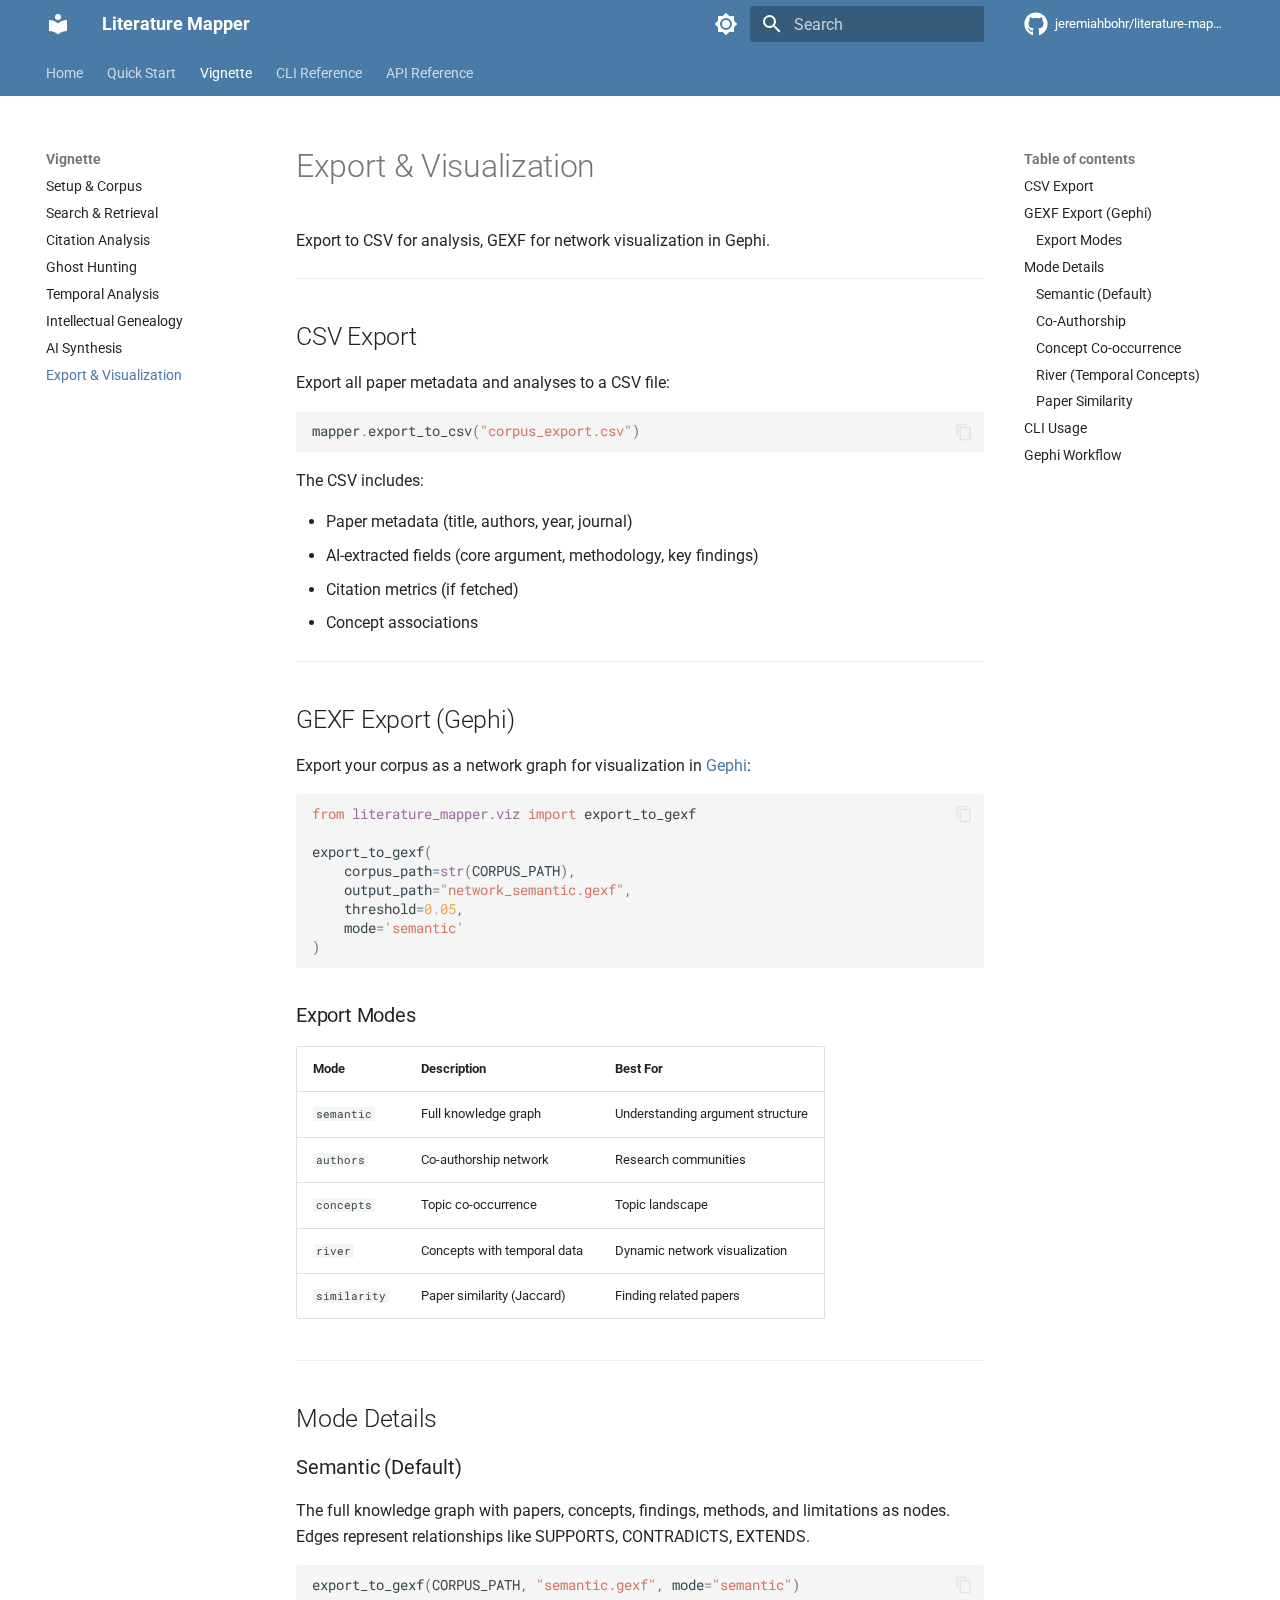
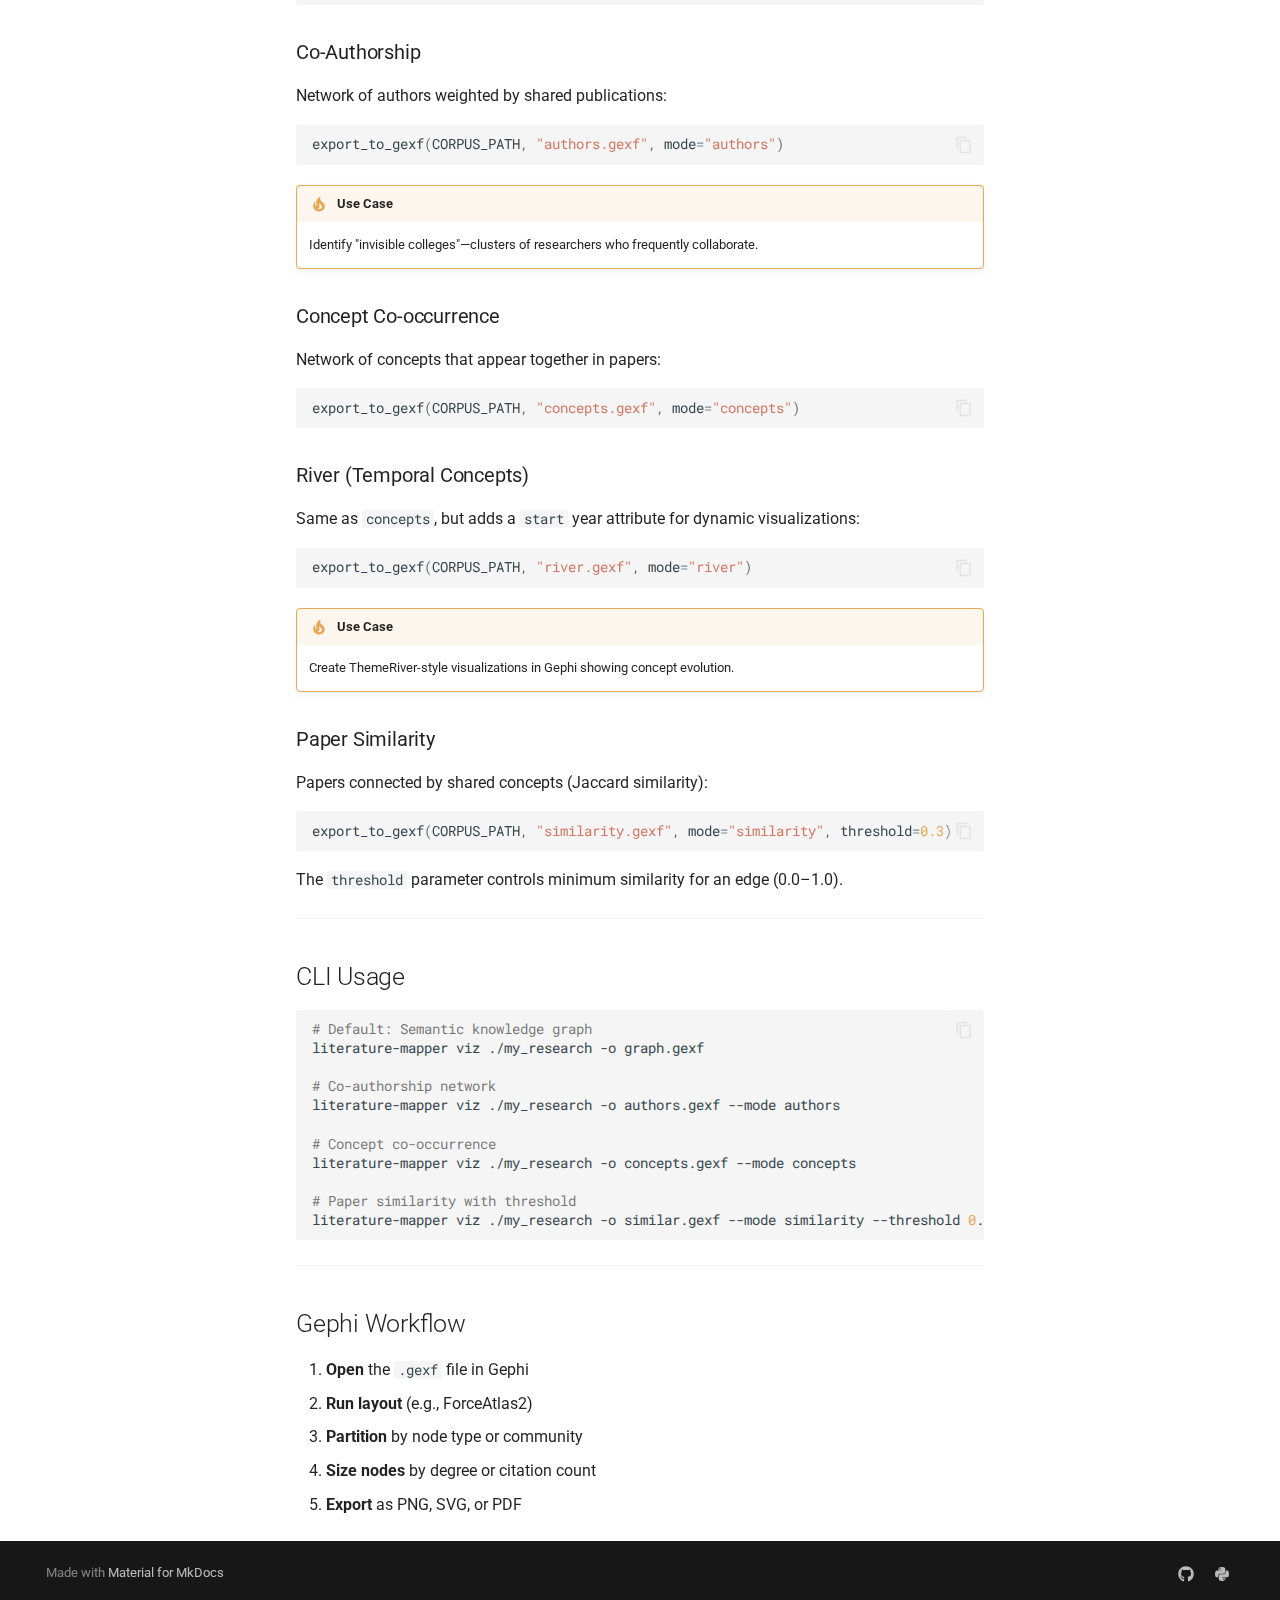
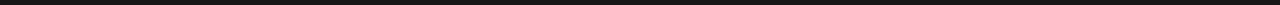
<file: vignette/export/index.html>
<!doctype html>
<html lang="en" class="no-js">
  <head>
    
      <meta charset="utf-8">
      <meta name="viewport" content="width=device-width,initial-scale=1">
      
        <meta name="description" content="Export your corpus to CSV or GEXF for visualization in Gephi. Create co-authorship, concept, and knowledge graph visualizations.">
      
      
        <meta name="author" content="Jeremiah Bohr">
      
      
        <link rel="canonical" href="https://jeremiahbohr.github.io/literature-mapper/vignette/export/">
      
      
        <link rel="prev" href="../synthesis/">
      
      
        <link rel="next" href="../../cli/">
      
      
        
      
      
      <link rel="icon" href="../../assets/images/favicon.png">
      <meta name="generator" content="mkdocs-1.6.1, mkdocs-material-9.7.1">
    
    
      
        <title>Export & Visualization - Literature Mapper</title>
      
    
    
      <link rel="stylesheet" href="../../assets/stylesheets/main.484c7ddc.min.css">
      
        
        <link rel="stylesheet" href="../../assets/stylesheets/palette.ab4e12ef.min.css">
      
      


    
    
      
    
    
      
        
        
        <link rel="preconnect" href="https://fonts.gstatic.com" crossorigin>
        <link rel="stylesheet" href="https://fonts.googleapis.com/css?family=Roboto:300,300i,400,400i,700,700i%7CRoboto+Mono:400,400i,700,700i&display=fallback">
        <style>:root{--md-text-font:"Roboto";--md-code-font:"Roboto Mono"}</style>
      
    
    
      <link rel="stylesheet" href="../../stylesheets/extra.css">
    
    <script>__md_scope=new URL("../..",location),__md_hash=e=>[...e].reduce(((e,_)=>(e<<5)-e+_.charCodeAt(0)),0),__md_get=(e,_=localStorage,t=__md_scope)=>JSON.parse(_.getItem(t.pathname+"."+e)),__md_set=(e,_,t=localStorage,a=__md_scope)=>{try{t.setItem(a.pathname+"."+e,JSON.stringify(_))}catch(e){}}</script>
    
      

    
    
  </head>
  
  
    
    
      
    
    
    
    
    <body dir="ltr" data-md-color-scheme="default" data-md-color-primary="indigo" data-md-color-accent="indigo">
  
    
    <input class="md-toggle" data-md-toggle="drawer" type="checkbox" id="__drawer" autocomplete="off">
    <input class="md-toggle" data-md-toggle="search" type="checkbox" id="__search" autocomplete="off">
    <label class="md-overlay" for="__drawer"></label>
    <div data-md-component="skip">
      
        
        <a href="#export-visualization" class="md-skip">
          Skip to content
        </a>
      
    </div>
    <div data-md-component="announce">
      
    </div>
    
    
      

<header class="md-header" data-md-component="header">
  <nav class="md-header__inner md-grid" aria-label="Header">
    <a href="../.." title="Literature Mapper" class="md-header__button md-logo" aria-label="Literature Mapper" data-md-component="logo">
      
  
  <svg xmlns="http://www.w3.org/2000/svg" viewBox="0 0 24 24"><path d="M12 8a3 3 0 0 0 3-3 3 3 0 0 0-3-3 3 3 0 0 0-3 3 3 3 0 0 0 3 3m0 3.54C9.64 9.35 6.5 8 3 8v11c3.5 0 6.64 1.35 9 3.54 2.36-2.19 5.5-3.54 9-3.54V8c-3.5 0-6.64 1.35-9 3.54"/></svg>

    </a>
    <label class="md-header__button md-icon" for="__drawer">
      
      <svg xmlns="http://www.w3.org/2000/svg" viewBox="0 0 24 24"><path d="M3 6h18v2H3zm0 5h18v2H3zm0 5h18v2H3z"/></svg>
    </label>
    <div class="md-header__title" data-md-component="header-title">
      <div class="md-header__ellipsis">
        <div class="md-header__topic">
          <span class="md-ellipsis">
            Literature Mapper
          </span>
        </div>
        <div class="md-header__topic" data-md-component="header-topic">
          <span class="md-ellipsis">
            
              Export & Visualization
            
          </span>
        </div>
      </div>
    </div>
    
      
        <form class="md-header__option" data-md-component="palette">
  
    
    
    
    <input class="md-option" data-md-color-media="" data-md-color-scheme="default" data-md-color-primary="indigo" data-md-color-accent="indigo"  aria-label="Switch to dark mode"  type="radio" name="__palette" id="__palette_0">
    
      <label class="md-header__button md-icon" title="Switch to dark mode" for="__palette_1" hidden>
        <svg xmlns="http://www.w3.org/2000/svg" viewBox="0 0 24 24"><path d="M12 8a4 4 0 0 0-4 4 4 4 0 0 0 4 4 4 4 0 0 0 4-4 4 4 0 0 0-4-4m0 10a6 6 0 0 1-6-6 6 6 0 0 1 6-6 6 6 0 0 1 6 6 6 6 0 0 1-6 6m8-9.31V4h-4.69L12 .69 8.69 4H4v4.69L.69 12 4 15.31V20h4.69L12 23.31 15.31 20H20v-4.69L23.31 12z"/></svg>
      </label>
    
  
    
    
    
    <input class="md-option" data-md-color-media="" data-md-color-scheme="slate" data-md-color-primary="indigo" data-md-color-accent="indigo"  aria-label="Switch to light mode"  type="radio" name="__palette" id="__palette_1">
    
      <label class="md-header__button md-icon" title="Switch to light mode" for="__palette_0" hidden>
        <svg xmlns="http://www.w3.org/2000/svg" viewBox="0 0 24 24"><path d="M12 18c-.89 0-1.74-.2-2.5-.55C11.56 16.5 13 14.42 13 12s-1.44-4.5-3.5-5.45C10.26 6.2 11.11 6 12 6a6 6 0 0 1 6 6 6 6 0 0 1-6 6m8-9.31V4h-4.69L12 .69 8.69 4H4v4.69L.69 12 4 15.31V20h4.69L12 23.31 15.31 20H20v-4.69L23.31 12z"/></svg>
      </label>
    
  
</form>
      
    
    
      <script>var palette=__md_get("__palette");if(palette&&palette.color){if("(prefers-color-scheme)"===palette.color.media){var media=matchMedia("(prefers-color-scheme: light)"),input=document.querySelector(media.matches?"[data-md-color-media='(prefers-color-scheme: light)']":"[data-md-color-media='(prefers-color-scheme: dark)']");palette.color.media=input.getAttribute("data-md-color-media"),palette.color.scheme=input.getAttribute("data-md-color-scheme"),palette.color.primary=input.getAttribute("data-md-color-primary"),palette.color.accent=input.getAttribute("data-md-color-accent")}for(var[key,value]of Object.entries(palette.color))document.body.setAttribute("data-md-color-"+key,value)}</script>
    
    
    
      
      
        <label class="md-header__button md-icon" for="__search">
          
          <svg xmlns="http://www.w3.org/2000/svg" viewBox="0 0 24 24"><path d="M9.5 3A6.5 6.5 0 0 1 16 9.5c0 1.61-.59 3.09-1.56 4.23l.27.27h.79l5 5-1.5 1.5-5-5v-.79l-.27-.27A6.52 6.52 0 0 1 9.5 16 6.5 6.5 0 0 1 3 9.5 6.5 6.5 0 0 1 9.5 3m0 2C7 5 5 7 5 9.5S7 14 9.5 14 14 12 14 9.5 12 5 9.5 5"/></svg>
        </label>
        <div class="md-search" data-md-component="search" role="dialog">
  <label class="md-search__overlay" for="__search"></label>
  <div class="md-search__inner" role="search">
    <form class="md-search__form" name="search">
      <input type="text" class="md-search__input" name="query" aria-label="Search" placeholder="Search" autocapitalize="off" autocorrect="off" autocomplete="off" spellcheck="false" data-md-component="search-query" required>
      <label class="md-search__icon md-icon" for="__search">
        
        <svg xmlns="http://www.w3.org/2000/svg" viewBox="0 0 24 24"><path d="M9.5 3A6.5 6.5 0 0 1 16 9.5c0 1.61-.59 3.09-1.56 4.23l.27.27h.79l5 5-1.5 1.5-5-5v-.79l-.27-.27A6.52 6.52 0 0 1 9.5 16 6.5 6.5 0 0 1 3 9.5 6.5 6.5 0 0 1 9.5 3m0 2C7 5 5 7 5 9.5S7 14 9.5 14 14 12 14 9.5 12 5 9.5 5"/></svg>
        
        <svg xmlns="http://www.w3.org/2000/svg" viewBox="0 0 24 24"><path d="M20 11v2H8l5.5 5.5-1.42 1.42L4.16 12l7.92-7.92L13.5 5.5 8 11z"/></svg>
      </label>
      <nav class="md-search__options" aria-label="Search">
        
        <button type="reset" class="md-search__icon md-icon" title="Clear" aria-label="Clear" tabindex="-1">
          
          <svg xmlns="http://www.w3.org/2000/svg" viewBox="0 0 24 24"><path d="M19 6.41 17.59 5 12 10.59 6.41 5 5 6.41 10.59 12 5 17.59 6.41 19 12 13.41 17.59 19 19 17.59 13.41 12z"/></svg>
        </button>
      </nav>
      
        <div class="md-search__suggest" data-md-component="search-suggest"></div>
      
    </form>
    <div class="md-search__output">
      <div class="md-search__scrollwrap" tabindex="0" data-md-scrollfix>
        <div class="md-search-result" data-md-component="search-result">
          <div class="md-search-result__meta">
            Initializing search
          </div>
          <ol class="md-search-result__list" role="presentation"></ol>
        </div>
      </div>
    </div>
  </div>
</div>
      
    
    
      <div class="md-header__source">
        <a href="https://github.com/jeremiahbohr/literature-mapper" title="Go to repository" class="md-source" data-md-component="source">
  <div class="md-source__icon md-icon">
    
    <svg xmlns="http://www.w3.org/2000/svg" viewBox="0 0 512 512"><!--! Font Awesome Free 7.1.0 by @fontawesome - https://fontawesome.com License - https://fontawesome.com/license/free (Icons: CC BY 4.0, Fonts: SIL OFL 1.1, Code: MIT License) Copyright 2025 Fonticons, Inc.--><path d="M173.9 397.4c0 2-2.3 3.6-5.2 3.6-3.3.3-5.6-1.3-5.6-3.6 0-2 2.3-3.6 5.2-3.6 3-.3 5.6 1.3 5.6 3.6m-31.1-4.5c-.7 2 1.3 4.3 4.3 4.9 2.6 1 5.6 0 6.2-2s-1.3-4.3-4.3-5.2c-2.6-.7-5.5.3-6.2 2.3m44.2-1.7c-2.9.7-4.9 2.6-4.6 4.9.3 2 2.9 3.3 5.9 2.6 2.9-.7 4.9-2.6 4.6-4.6-.3-1.9-3-3.2-5.9-2.9M252.8 8C114.1 8 8 113.3 8 252c0 110.9 69.8 205.8 169.5 239.2 12.8 2.3 17.3-5.6 17.3-12.1 0-6.2-.3-40.4-.3-61.4 0 0-70 15-84.7-29.8 0 0-11.4-29.1-27.8-36.6 0 0-22.9-15.7 1.6-15.4 0 0 24.9 2 38.6 25.8 21.9 38.6 58.6 27.5 72.9 20.9 2.3-16 8.8-27.1 16-33.7-55.9-6.2-112.3-14.3-112.3-110.5 0-27.5 7.6-41.3 23.6-58.9-2.6-6.5-11.1-33.3 2.6-67.9 20.9-6.5 69 27 69 27 20-5.6 41.5-8.5 62.8-8.5s42.8 2.9 62.8 8.5c0 0 48.1-33.6 69-27 13.7 34.7 5.2 61.4 2.6 67.9 16 17.7 25.8 31.5 25.8 58.9 0 96.5-58.9 104.2-114.8 110.5 9.2 7.9 17 22.9 17 46.4 0 33.7-.3 75.4-.3 83.6 0 6.5 4.6 14.4 17.3 12.1C436.2 457.8 504 362.9 504 252 504 113.3 391.5 8 252.8 8M105.2 352.9c-1.3 1-1 3.3.7 5.2 1.6 1.6 3.9 2.3 5.2 1 1.3-1 1-3.3-.7-5.2-1.6-1.6-3.9-2.3-5.2-1m-10.8-8.1c-.7 1.3.3 2.9 2.3 3.9 1.6 1 3.6.7 4.3-.7.7-1.3-.3-2.9-2.3-3.9-2-.6-3.6-.3-4.3.7m32.4 35.6c-1.6 1.3-1 4.3 1.3 6.2 2.3 2.3 5.2 2.6 6.5 1 1.3-1.3.7-4.3-1.3-6.2-2.2-2.3-5.2-2.6-6.5-1m-11.4-14.7c-1.6 1-1.6 3.6 0 5.9s4.3 3.3 5.6 2.3c1.6-1.3 1.6-3.9 0-6.2-1.4-2.3-4-3.3-5.6-2"/></svg>
  </div>
  <div class="md-source__repository">
    jeremiahbohr/literature-mapper
  </div>
</a>
      </div>
    
  </nav>
  
</header>
    
    <div class="md-container" data-md-component="container">
      
      
        
          
            
<nav class="md-tabs" aria-label="Tabs" data-md-component="tabs">
  <div class="md-grid">
    <ul class="md-tabs__list">
      
        
  
  
  
  
    <li class="md-tabs__item">
      <a href="../.." class="md-tabs__link">
        
  
  
    
  
  Home

      </a>
    </li>
  

      
        
  
  
  
  
    <li class="md-tabs__item">
      <a href="../../quickstart/" class="md-tabs__link">
        
  
  
    
  
  Quick Start

      </a>
    </li>
  

      
        
  
  
  
    
  
  
    
    
      <li class="md-tabs__item md-tabs__item--active">
        <a href="../setup/" class="md-tabs__link">
          
  
  
  Vignette

        </a>
      </li>
    
  

      
        
  
  
  
  
    <li class="md-tabs__item">
      <a href="../../cli/" class="md-tabs__link">
        
  
  
    
  
  CLI Reference

      </a>
    </li>
  

      
        
  
  
  
  
    <li class="md-tabs__item">
      <a href="../../api/" class="md-tabs__link">
        
  
  
    
  
  API Reference

      </a>
    </li>
  

      
    </ul>
  </div>
</nav>
          
        
      
      <main class="md-main" data-md-component="main">
        <div class="md-main__inner md-grid">
          
            
              
              <div class="md-sidebar md-sidebar--primary" data-md-component="sidebar" data-md-type="navigation" >
                <div class="md-sidebar__scrollwrap">
                  <div class="md-sidebar__inner">
                    


  


<nav class="md-nav md-nav--primary md-nav--lifted" aria-label="Navigation" data-md-level="0">
  <label class="md-nav__title" for="__drawer">
    <a href="../.." title="Literature Mapper" class="md-nav__button md-logo" aria-label="Literature Mapper" data-md-component="logo">
      
  
  <svg xmlns="http://www.w3.org/2000/svg" viewBox="0 0 24 24"><path d="M12 8a3 3 0 0 0 3-3 3 3 0 0 0-3-3 3 3 0 0 0-3 3 3 3 0 0 0 3 3m0 3.54C9.64 9.35 6.5 8 3 8v11c3.5 0 6.64 1.35 9 3.54 2.36-2.19 5.5-3.54 9-3.54V8c-3.5 0-6.64 1.35-9 3.54"/></svg>

    </a>
    Literature Mapper
  </label>
  
    <div class="md-nav__source">
      <a href="https://github.com/jeremiahbohr/literature-mapper" title="Go to repository" class="md-source" data-md-component="source">
  <div class="md-source__icon md-icon">
    
    <svg xmlns="http://www.w3.org/2000/svg" viewBox="0 0 512 512"><!--! Font Awesome Free 7.1.0 by @fontawesome - https://fontawesome.com License - https://fontawesome.com/license/free (Icons: CC BY 4.0, Fonts: SIL OFL 1.1, Code: MIT License) Copyright 2025 Fonticons, Inc.--><path d="M173.9 397.4c0 2-2.3 3.6-5.2 3.6-3.3.3-5.6-1.3-5.6-3.6 0-2 2.3-3.6 5.2-3.6 3-.3 5.6 1.3 5.6 3.6m-31.1-4.5c-.7 2 1.3 4.3 4.3 4.9 2.6 1 5.6 0 6.2-2s-1.3-4.3-4.3-5.2c-2.6-.7-5.5.3-6.2 2.3m44.2-1.7c-2.9.7-4.9 2.6-4.6 4.9.3 2 2.9 3.3 5.9 2.6 2.9-.7 4.9-2.6 4.6-4.6-.3-1.9-3-3.2-5.9-2.9M252.8 8C114.1 8 8 113.3 8 252c0 110.9 69.8 205.8 169.5 239.2 12.8 2.3 17.3-5.6 17.3-12.1 0-6.2-.3-40.4-.3-61.4 0 0-70 15-84.7-29.8 0 0-11.4-29.1-27.8-36.6 0 0-22.9-15.7 1.6-15.4 0 0 24.9 2 38.6 25.8 21.9 38.6 58.6 27.5 72.9 20.9 2.3-16 8.8-27.1 16-33.7-55.9-6.2-112.3-14.3-112.3-110.5 0-27.5 7.6-41.3 23.6-58.9-2.6-6.5-11.1-33.3 2.6-67.9 20.9-6.5 69 27 69 27 20-5.6 41.5-8.5 62.8-8.5s42.8 2.9 62.8 8.5c0 0 48.1-33.6 69-27 13.7 34.7 5.2 61.4 2.6 67.9 16 17.7 25.8 31.5 25.8 58.9 0 96.5-58.9 104.2-114.8 110.5 9.2 7.9 17 22.9 17 46.4 0 33.7-.3 75.4-.3 83.6 0 6.5 4.6 14.4 17.3 12.1C436.2 457.8 504 362.9 504 252 504 113.3 391.5 8 252.8 8M105.2 352.9c-1.3 1-1 3.3.7 5.2 1.6 1.6 3.9 2.3 5.2 1 1.3-1 1-3.3-.7-5.2-1.6-1.6-3.9-2.3-5.2-1m-10.8-8.1c-.7 1.3.3 2.9 2.3 3.9 1.6 1 3.6.7 4.3-.7.7-1.3-.3-2.9-2.3-3.9-2-.6-3.6-.3-4.3.7m32.4 35.6c-1.6 1.3-1 4.3 1.3 6.2 2.3 2.3 5.2 2.6 6.5 1 1.3-1.3.7-4.3-1.3-6.2-2.2-2.3-5.2-2.6-6.5-1m-11.4-14.7c-1.6 1-1.6 3.6 0 5.9s4.3 3.3 5.6 2.3c1.6-1.3 1.6-3.9 0-6.2-1.4-2.3-4-3.3-5.6-2"/></svg>
  </div>
  <div class="md-source__repository">
    jeremiahbohr/literature-mapper
  </div>
</a>
    </div>
  
  <ul class="md-nav__list" data-md-scrollfix>
    
      
      
  
  
  
  
    <li class="md-nav__item">
      <a href="../.." class="md-nav__link">
        
  
  
  <span class="md-ellipsis">
    
  
    Home
  

    
  </span>
  
  

      </a>
    </li>
  

    
      
      
  
  
  
  
    <li class="md-nav__item">
      <a href="../../quickstart/" class="md-nav__link">
        
  
  
  <span class="md-ellipsis">
    
  
    Quick Start
  

    
  </span>
  
  

      </a>
    </li>
  

    
      
      
  
  
    
  
  
  
    
    
    
    
      
        
        
      
      
        
      
    
    
    <li class="md-nav__item md-nav__item--active md-nav__item--section md-nav__item--nested">
      
        
        
        <input class="md-nav__toggle md-toggle " type="checkbox" id="__nav_3" checked>
        
          
          <label class="md-nav__link" for="__nav_3" id="__nav_3_label" tabindex="">
            
  
  
  <span class="md-ellipsis">
    
  
    Vignette
  

    
  </span>
  
  

            <span class="md-nav__icon md-icon"></span>
          </label>
        
        <nav class="md-nav" data-md-level="1" aria-labelledby="__nav_3_label" aria-expanded="true">
          <label class="md-nav__title" for="__nav_3">
            <span class="md-nav__icon md-icon"></span>
            
  
    Vignette
  

          </label>
          <ul class="md-nav__list" data-md-scrollfix>
            
              
                
  
  
  
  
    <li class="md-nav__item">
      <a href="../setup/" class="md-nav__link">
        
  
  
  <span class="md-ellipsis">
    
  
    Setup & Corpus
  

    
  </span>
  
  

      </a>
    </li>
  

              
            
              
                
  
  
  
  
    <li class="md-nav__item">
      <a href="../search/" class="md-nav__link">
        
  
  
  <span class="md-ellipsis">
    
  
    Search & Retrieval
  

    
  </span>
  
  

      </a>
    </li>
  

              
            
              
                
  
  
  
  
    <li class="md-nav__item">
      <a href="../citations/" class="md-nav__link">
        
  
  
  <span class="md-ellipsis">
    
  
    Citation Analysis
  

    
  </span>
  
  

      </a>
    </li>
  

              
            
              
                
  
  
  
  
    <li class="md-nav__item">
      <a href="../ghosts/" class="md-nav__link">
        
  
  
  <span class="md-ellipsis">
    
  
    Ghost Hunting
  

    
  </span>
  
  

      </a>
    </li>
  

              
            
              
                
  
  
  
  
    <li class="md-nav__item">
      <a href="../temporal/" class="md-nav__link">
        
  
  
  <span class="md-ellipsis">
    
  
    Temporal Analysis
  

    
  </span>
  
  

      </a>
    </li>
  

              
            
              
                
  
  
  
  
    <li class="md-nav__item">
      <a href="../genealogy/" class="md-nav__link">
        
  
  
  <span class="md-ellipsis">
    
  
    Intellectual Genealogy
  

    
  </span>
  
  

      </a>
    </li>
  

              
            
              
                
  
  
  
  
    <li class="md-nav__item">
      <a href="../synthesis/" class="md-nav__link">
        
  
  
  <span class="md-ellipsis">
    
  
    AI Synthesis
  

    
  </span>
  
  

      </a>
    </li>
  

              
            
              
                
  
  
    
  
  
  
    <li class="md-nav__item md-nav__item--active">
      
      <input class="md-nav__toggle md-toggle" type="checkbox" id="__toc">
      
      
        
      
      
        <label class="md-nav__link md-nav__link--active" for="__toc">
          
  
  
  <span class="md-ellipsis">
    
  
    Export & Visualization
  

    
  </span>
  
  

          <span class="md-nav__icon md-icon"></span>
        </label>
      
      <a href="./" class="md-nav__link md-nav__link--active">
        
  
  
  <span class="md-ellipsis">
    
  
    Export & Visualization
  

    
  </span>
  
  

      </a>
      
        

<nav class="md-nav md-nav--secondary" aria-label="Table of contents">
  
  
  
    
  
  
    <label class="md-nav__title" for="__toc">
      <span class="md-nav__icon md-icon"></span>
      Table of contents
    </label>
    <ul class="md-nav__list" data-md-component="toc" data-md-scrollfix>
      
        <li class="md-nav__item">
  <a href="#csv-export" class="md-nav__link">
    <span class="md-ellipsis">
      
        CSV Export
      
    </span>
  </a>
  
</li>
      
        <li class="md-nav__item">
  <a href="#gexf-export-gephi" class="md-nav__link">
    <span class="md-ellipsis">
      
        GEXF Export (Gephi)
      
    </span>
  </a>
  
    <nav class="md-nav" aria-label="GEXF Export (Gephi)">
      <ul class="md-nav__list">
        
          <li class="md-nav__item">
  <a href="#export-modes" class="md-nav__link">
    <span class="md-ellipsis">
      
        Export Modes
      
    </span>
  </a>
  
</li>
        
      </ul>
    </nav>
  
</li>
      
        <li class="md-nav__item">
  <a href="#mode-details" class="md-nav__link">
    <span class="md-ellipsis">
      
        Mode Details
      
    </span>
  </a>
  
    <nav class="md-nav" aria-label="Mode Details">
      <ul class="md-nav__list">
        
          <li class="md-nav__item">
  <a href="#semantic-default" class="md-nav__link">
    <span class="md-ellipsis">
      
        Semantic (Default)
      
    </span>
  </a>
  
</li>
        
          <li class="md-nav__item">
  <a href="#co-authorship" class="md-nav__link">
    <span class="md-ellipsis">
      
        Co-Authorship
      
    </span>
  </a>
  
</li>
        
          <li class="md-nav__item">
  <a href="#concept-co-occurrence" class="md-nav__link">
    <span class="md-ellipsis">
      
        Concept Co-occurrence
      
    </span>
  </a>
  
</li>
        
          <li class="md-nav__item">
  <a href="#river-temporal-concepts" class="md-nav__link">
    <span class="md-ellipsis">
      
        River (Temporal Concepts)
      
    </span>
  </a>
  
</li>
        
          <li class="md-nav__item">
  <a href="#paper-similarity" class="md-nav__link">
    <span class="md-ellipsis">
      
        Paper Similarity
      
    </span>
  </a>
  
</li>
        
      </ul>
    </nav>
  
</li>
      
        <li class="md-nav__item">
  <a href="#cli-usage" class="md-nav__link">
    <span class="md-ellipsis">
      
        CLI Usage
      
    </span>
  </a>
  
</li>
      
        <li class="md-nav__item">
  <a href="#gephi-workflow" class="md-nav__link">
    <span class="md-ellipsis">
      
        Gephi Workflow
      
    </span>
  </a>
  
</li>
      
    </ul>
  
</nav>
      
    </li>
  

              
            
          </ul>
        </nav>
      
    </li>
  

    
      
      
  
  
  
  
    <li class="md-nav__item">
      <a href="../../cli/" class="md-nav__link">
        
  
  
  <span class="md-ellipsis">
    
  
    CLI Reference
  

    
  </span>
  
  

      </a>
    </li>
  

    
      
      
  
  
  
  
    <li class="md-nav__item">
      <a href="../../api/" class="md-nav__link">
        
  
  
  <span class="md-ellipsis">
    
  
    API Reference
  

    
  </span>
  
  

      </a>
    </li>
  

    
  </ul>
</nav>
                  </div>
                </div>
              </div>
            
            
              
              <div class="md-sidebar md-sidebar--secondary" data-md-component="sidebar" data-md-type="toc" >
                <div class="md-sidebar__scrollwrap">
                  <div class="md-sidebar__inner">
                    

<nav class="md-nav md-nav--secondary" aria-label="Table of contents">
  
  
  
    
  
  
    <label class="md-nav__title" for="__toc">
      <span class="md-nav__icon md-icon"></span>
      Table of contents
    </label>
    <ul class="md-nav__list" data-md-component="toc" data-md-scrollfix>
      
        <li class="md-nav__item">
  <a href="#csv-export" class="md-nav__link">
    <span class="md-ellipsis">
      
        CSV Export
      
    </span>
  </a>
  
</li>
      
        <li class="md-nav__item">
  <a href="#gexf-export-gephi" class="md-nav__link">
    <span class="md-ellipsis">
      
        GEXF Export (Gephi)
      
    </span>
  </a>
  
    <nav class="md-nav" aria-label="GEXF Export (Gephi)">
      <ul class="md-nav__list">
        
          <li class="md-nav__item">
  <a href="#export-modes" class="md-nav__link">
    <span class="md-ellipsis">
      
        Export Modes
      
    </span>
  </a>
  
</li>
        
      </ul>
    </nav>
  
</li>
      
        <li class="md-nav__item">
  <a href="#mode-details" class="md-nav__link">
    <span class="md-ellipsis">
      
        Mode Details
      
    </span>
  </a>
  
    <nav class="md-nav" aria-label="Mode Details">
      <ul class="md-nav__list">
        
          <li class="md-nav__item">
  <a href="#semantic-default" class="md-nav__link">
    <span class="md-ellipsis">
      
        Semantic (Default)
      
    </span>
  </a>
  
</li>
        
          <li class="md-nav__item">
  <a href="#co-authorship" class="md-nav__link">
    <span class="md-ellipsis">
      
        Co-Authorship
      
    </span>
  </a>
  
</li>
        
          <li class="md-nav__item">
  <a href="#concept-co-occurrence" class="md-nav__link">
    <span class="md-ellipsis">
      
        Concept Co-occurrence
      
    </span>
  </a>
  
</li>
        
          <li class="md-nav__item">
  <a href="#river-temporal-concepts" class="md-nav__link">
    <span class="md-ellipsis">
      
        River (Temporal Concepts)
      
    </span>
  </a>
  
</li>
        
          <li class="md-nav__item">
  <a href="#paper-similarity" class="md-nav__link">
    <span class="md-ellipsis">
      
        Paper Similarity
      
    </span>
  </a>
  
</li>
        
      </ul>
    </nav>
  
</li>
      
        <li class="md-nav__item">
  <a href="#cli-usage" class="md-nav__link">
    <span class="md-ellipsis">
      
        CLI Usage
      
    </span>
  </a>
  
</li>
      
        <li class="md-nav__item">
  <a href="#gephi-workflow" class="md-nav__link">
    <span class="md-ellipsis">
      
        Gephi Workflow
      
    </span>
  </a>
  
</li>
      
    </ul>
  
</nav>
                  </div>
                </div>
              </div>
            
          
          
            <div class="md-content" data-md-component="content">
              
              <article class="md-content__inner md-typeset">
                
                  


  
  


<h1 id="export-visualization">Export &amp; Visualization<a class="headerlink" href="#export-visualization" title="Permanent link">&para;</a></h1>
<p>Export to CSV for analysis, GEXF for network visualization in Gephi.</p>
<hr />
<h2 id="csv-export">CSV Export<a class="headerlink" href="#csv-export" title="Permanent link">&para;</a></h2>
<p>Export all paper metadata and analyses to a CSV file:</p>
<div class="highlight"><pre><span></span><code><a id="__codelineno-0-1" name="__codelineno-0-1" href="#__codelineno-0-1"></a><span class="n">mapper</span><span class="o">.</span><span class="n">export_to_csv</span><span class="p">(</span><span class="s2">&quot;corpus_export.csv&quot;</span><span class="p">)</span>
</code></pre></div>
<p>The CSV includes:</p>
<ul>
<li>Paper metadata (title, authors, year, journal)</li>
<li>AI-extracted fields (core argument, methodology, key findings)</li>
<li>Citation metrics (if fetched)</li>
<li>Concept associations</li>
</ul>
<hr />
<h2 id="gexf-export-gephi">GEXF Export (Gephi)<a class="headerlink" href="#gexf-export-gephi" title="Permanent link">&para;</a></h2>
<p>Export your corpus as a network graph for visualization in <a href="https://gephi.org/">Gephi</a>:</p>
<div class="highlight"><pre><span></span><code><a id="__codelineno-1-1" name="__codelineno-1-1" href="#__codelineno-1-1"></a><span class="kn">from</span><span class="w"> </span><span class="nn">literature_mapper.viz</span><span class="w"> </span><span class="kn">import</span> <span class="n">export_to_gexf</span>
<a id="__codelineno-1-2" name="__codelineno-1-2" href="#__codelineno-1-2"></a>
<a id="__codelineno-1-3" name="__codelineno-1-3" href="#__codelineno-1-3"></a><span class="n">export_to_gexf</span><span class="p">(</span>
<a id="__codelineno-1-4" name="__codelineno-1-4" href="#__codelineno-1-4"></a>    <span class="n">corpus_path</span><span class="o">=</span><span class="nb">str</span><span class="p">(</span><span class="n">CORPUS_PATH</span><span class="p">),</span>
<a id="__codelineno-1-5" name="__codelineno-1-5" href="#__codelineno-1-5"></a>    <span class="n">output_path</span><span class="o">=</span><span class="s2">&quot;network_semantic.gexf&quot;</span><span class="p">,</span>
<a id="__codelineno-1-6" name="__codelineno-1-6" href="#__codelineno-1-6"></a>    <span class="n">threshold</span><span class="o">=</span><span class="mf">0.05</span><span class="p">,</span>
<a id="__codelineno-1-7" name="__codelineno-1-7" href="#__codelineno-1-7"></a>    <span class="n">mode</span><span class="o">=</span><span class="s1">&#39;semantic&#39;</span>
<a id="__codelineno-1-8" name="__codelineno-1-8" href="#__codelineno-1-8"></a><span class="p">)</span>
</code></pre></div>
<h3 id="export-modes">Export Modes<a class="headerlink" href="#export-modes" title="Permanent link">&para;</a></h3>
<table>
<thead>
<tr>
<th style="text-align: left;">Mode</th>
<th style="text-align: left;">Description</th>
<th style="text-align: left;">Best For</th>
</tr>
</thead>
<tbody>
<tr>
<td style="text-align: left;"><code>semantic</code></td>
<td style="text-align: left;">Full knowledge graph</td>
<td style="text-align: left;">Understanding argument structure</td>
</tr>
<tr>
<td style="text-align: left;"><code>authors</code></td>
<td style="text-align: left;">Co-authorship network</td>
<td style="text-align: left;">Research communities</td>
</tr>
<tr>
<td style="text-align: left;"><code>concepts</code></td>
<td style="text-align: left;">Topic co-occurrence</td>
<td style="text-align: left;">Topic landscape</td>
</tr>
<tr>
<td style="text-align: left;"><code>river</code></td>
<td style="text-align: left;">Concepts with temporal data</td>
<td style="text-align: left;">Dynamic network visualization</td>
</tr>
<tr>
<td style="text-align: left;"><code>similarity</code></td>
<td style="text-align: left;">Paper similarity (Jaccard)</td>
<td style="text-align: left;">Finding related papers</td>
</tr>
</tbody>
</table>
<hr />
<h2 id="mode-details">Mode Details<a class="headerlink" href="#mode-details" title="Permanent link">&para;</a></h2>
<h3 id="semantic-default">Semantic (Default)<a class="headerlink" href="#semantic-default" title="Permanent link">&para;</a></h3>
<p>The full knowledge graph with papers, concepts, findings, methods, and limitations as nodes. Edges represent relationships like SUPPORTS, CONTRADICTS, EXTENDS.</p>
<div class="highlight"><pre><span></span><code><a id="__codelineno-2-1" name="__codelineno-2-1" href="#__codelineno-2-1"></a><span class="n">export_to_gexf</span><span class="p">(</span><span class="n">CORPUS_PATH</span><span class="p">,</span> <span class="s2">&quot;semantic.gexf&quot;</span><span class="p">,</span> <span class="n">mode</span><span class="o">=</span><span class="s2">&quot;semantic&quot;</span><span class="p">)</span>
</code></pre></div>
<h3 id="co-authorship">Co-Authorship<a class="headerlink" href="#co-authorship" title="Permanent link">&para;</a></h3>
<p>Network of authors weighted by shared publications:</p>
<div class="highlight"><pre><span></span><code><a id="__codelineno-3-1" name="__codelineno-3-1" href="#__codelineno-3-1"></a><span class="n">export_to_gexf</span><span class="p">(</span><span class="n">CORPUS_PATH</span><span class="p">,</span> <span class="s2">&quot;authors.gexf&quot;</span><span class="p">,</span> <span class="n">mode</span><span class="o">=</span><span class="s2">&quot;authors&quot;</span><span class="p">)</span>
</code></pre></div>
<div class="admonition tip">
<p class="admonition-title">Use Case</p>
<p>Identify "invisible colleges"—clusters of researchers who frequently collaborate.</p>
</div>
<h3 id="concept-co-occurrence">Concept Co-occurrence<a class="headerlink" href="#concept-co-occurrence" title="Permanent link">&para;</a></h3>
<p>Network of concepts that appear together in papers:</p>
<div class="highlight"><pre><span></span><code><a id="__codelineno-4-1" name="__codelineno-4-1" href="#__codelineno-4-1"></a><span class="n">export_to_gexf</span><span class="p">(</span><span class="n">CORPUS_PATH</span><span class="p">,</span> <span class="s2">&quot;concepts.gexf&quot;</span><span class="p">,</span> <span class="n">mode</span><span class="o">=</span><span class="s2">&quot;concepts&quot;</span><span class="p">)</span>
</code></pre></div>
<h3 id="river-temporal-concepts">River (Temporal Concepts)<a class="headerlink" href="#river-temporal-concepts" title="Permanent link">&para;</a></h3>
<p>Same as <code>concepts</code>, but adds a <code>start</code> year attribute for dynamic visualizations:</p>
<div class="highlight"><pre><span></span><code><a id="__codelineno-5-1" name="__codelineno-5-1" href="#__codelineno-5-1"></a><span class="n">export_to_gexf</span><span class="p">(</span><span class="n">CORPUS_PATH</span><span class="p">,</span> <span class="s2">&quot;river.gexf&quot;</span><span class="p">,</span> <span class="n">mode</span><span class="o">=</span><span class="s2">&quot;river&quot;</span><span class="p">)</span>
</code></pre></div>
<div class="admonition tip">
<p class="admonition-title">Use Case</p>
<p>Create ThemeRiver-style visualizations in Gephi showing concept evolution.</p>
</div>
<h3 id="paper-similarity">Paper Similarity<a class="headerlink" href="#paper-similarity" title="Permanent link">&para;</a></h3>
<p>Papers connected by shared concepts (Jaccard similarity):</p>
<div class="highlight"><pre><span></span><code><a id="__codelineno-6-1" name="__codelineno-6-1" href="#__codelineno-6-1"></a><span class="n">export_to_gexf</span><span class="p">(</span><span class="n">CORPUS_PATH</span><span class="p">,</span> <span class="s2">&quot;similarity.gexf&quot;</span><span class="p">,</span> <span class="n">mode</span><span class="o">=</span><span class="s2">&quot;similarity&quot;</span><span class="p">,</span> <span class="n">threshold</span><span class="o">=</span><span class="mf">0.3</span><span class="p">)</span>
</code></pre></div>
<p>The <code>threshold</code> parameter controls minimum similarity for an edge (0.0–1.0).</p>
<hr />
<h2 id="cli-usage">CLI Usage<a class="headerlink" href="#cli-usage" title="Permanent link">&para;</a></h2>
<div class="highlight"><pre><span></span><code><a id="__codelineno-7-1" name="__codelineno-7-1" href="#__codelineno-7-1"></a><span class="c1"># Default: Semantic knowledge graph</span>
<a id="__codelineno-7-2" name="__codelineno-7-2" href="#__codelineno-7-2"></a>literature-mapper<span class="w"> </span>viz<span class="w"> </span>./my_research<span class="w"> </span>-o<span class="w"> </span>graph.gexf
<a id="__codelineno-7-3" name="__codelineno-7-3" href="#__codelineno-7-3"></a>
<a id="__codelineno-7-4" name="__codelineno-7-4" href="#__codelineno-7-4"></a><span class="c1"># Co-authorship network</span>
<a id="__codelineno-7-5" name="__codelineno-7-5" href="#__codelineno-7-5"></a>literature-mapper<span class="w"> </span>viz<span class="w"> </span>./my_research<span class="w"> </span>-o<span class="w"> </span>authors.gexf<span class="w"> </span>--mode<span class="w"> </span>authors
<a id="__codelineno-7-6" name="__codelineno-7-6" href="#__codelineno-7-6"></a>
<a id="__codelineno-7-7" name="__codelineno-7-7" href="#__codelineno-7-7"></a><span class="c1"># Concept co-occurrence</span>
<a id="__codelineno-7-8" name="__codelineno-7-8" href="#__codelineno-7-8"></a>literature-mapper<span class="w"> </span>viz<span class="w"> </span>./my_research<span class="w"> </span>-o<span class="w"> </span>concepts.gexf<span class="w"> </span>--mode<span class="w"> </span>concepts
<a id="__codelineno-7-9" name="__codelineno-7-9" href="#__codelineno-7-9"></a>
<a id="__codelineno-7-10" name="__codelineno-7-10" href="#__codelineno-7-10"></a><span class="c1"># Paper similarity with threshold</span>
<a id="__codelineno-7-11" name="__codelineno-7-11" href="#__codelineno-7-11"></a>literature-mapper<span class="w"> </span>viz<span class="w"> </span>./my_research<span class="w"> </span>-o<span class="w"> </span>similar.gexf<span class="w"> </span>--mode<span class="w"> </span>similarity<span class="w"> </span>--threshold<span class="w"> </span><span class="m">0</span>.3
</code></pre></div>
<hr />
<h2 id="gephi-workflow">Gephi Workflow<a class="headerlink" href="#gephi-workflow" title="Permanent link">&para;</a></h2>
<ol>
<li><strong>Open</strong> the <code>.gexf</code> file in Gephi</li>
<li><strong>Run layout</strong> (e.g., ForceAtlas2)</li>
<li><strong>Partition</strong> by node type or community</li>
<li><strong>Size nodes</strong> by degree or citation count</li>
<li><strong>Export</strong> as PNG, SVG, or PDF</li>
</ol>







  
  






                
              </article>
            </div>
          
          
  <script>var tabs=__md_get("__tabs");if(Array.isArray(tabs))e:for(var set of document.querySelectorAll(".tabbed-set")){var labels=set.querySelector(".tabbed-labels");for(var tab of tabs)for(var label of labels.getElementsByTagName("label"))if(label.innerText.trim()===tab){var input=document.getElementById(label.htmlFor);input.checked=!0;continue e}}</script>

<script>var target=document.getElementById(location.hash.slice(1));target&&target.name&&(target.checked=target.name.startsWith("__tabbed_"))</script>
        </div>
        
          <button type="button" class="md-top md-icon" data-md-component="top" hidden>
  
  <svg xmlns="http://www.w3.org/2000/svg" viewBox="0 0 24 24"><path d="M13 20h-2V8l-5.5 5.5-1.42-1.42L12 4.16l7.92 7.92-1.42 1.42L13 8z"/></svg>
  Back to top
</button>
        
      </main>
      
        <footer class="md-footer">
  
  <div class="md-footer-meta md-typeset">
    <div class="md-footer-meta__inner md-grid">
      <div class="md-copyright">
  
  
    Made with
    <a href="https://squidfunk.github.io/mkdocs-material/" target="_blank" rel="noopener">
      Material for MkDocs
    </a>
  
</div>
      
        
<div class="md-social">
  
    
    
    
    
      
      
    
    <a href="https://github.com/jeremiahbohr/literature-mapper" target="_blank" rel="noopener" title="github.com" class="md-social__link">
      <svg xmlns="http://www.w3.org/2000/svg" viewBox="0 0 512 512"><!--! Font Awesome Free 7.1.0 by @fontawesome - https://fontawesome.com License - https://fontawesome.com/license/free (Icons: CC BY 4.0, Fonts: SIL OFL 1.1, Code: MIT License) Copyright 2025 Fonticons, Inc.--><path d="M173.9 397.4c0 2-2.3 3.6-5.2 3.6-3.3.3-5.6-1.3-5.6-3.6 0-2 2.3-3.6 5.2-3.6 3-.3 5.6 1.3 5.6 3.6m-31.1-4.5c-.7 2 1.3 4.3 4.3 4.9 2.6 1 5.6 0 6.2-2s-1.3-4.3-4.3-5.2c-2.6-.7-5.5.3-6.2 2.3m44.2-1.7c-2.9.7-4.9 2.6-4.6 4.9.3 2 2.9 3.3 5.9 2.6 2.9-.7 4.9-2.6 4.6-4.6-.3-1.9-3-3.2-5.9-2.9M252.8 8C114.1 8 8 113.3 8 252c0 110.9 69.8 205.8 169.5 239.2 12.8 2.3 17.3-5.6 17.3-12.1 0-6.2-.3-40.4-.3-61.4 0 0-70 15-84.7-29.8 0 0-11.4-29.1-27.8-36.6 0 0-22.9-15.7 1.6-15.4 0 0 24.9 2 38.6 25.8 21.9 38.6 58.6 27.5 72.9 20.9 2.3-16 8.8-27.1 16-33.7-55.9-6.2-112.3-14.3-112.3-110.5 0-27.5 7.6-41.3 23.6-58.9-2.6-6.5-11.1-33.3 2.6-67.9 20.9-6.5 69 27 69 27 20-5.6 41.5-8.5 62.8-8.5s42.8 2.9 62.8 8.5c0 0 48.1-33.6 69-27 13.7 34.7 5.2 61.4 2.6 67.9 16 17.7 25.8 31.5 25.8 58.9 0 96.5-58.9 104.2-114.8 110.5 9.2 7.9 17 22.9 17 46.4 0 33.7-.3 75.4-.3 83.6 0 6.5 4.6 14.4 17.3 12.1C436.2 457.8 504 362.9 504 252 504 113.3 391.5 8 252.8 8M105.2 352.9c-1.3 1-1 3.3.7 5.2 1.6 1.6 3.9 2.3 5.2 1 1.3-1 1-3.3-.7-5.2-1.6-1.6-3.9-2.3-5.2-1m-10.8-8.1c-.7 1.3.3 2.9 2.3 3.9 1.6 1 3.6.7 4.3-.7.7-1.3-.3-2.9-2.3-3.9-2-.6-3.6-.3-4.3.7m32.4 35.6c-1.6 1.3-1 4.3 1.3 6.2 2.3 2.3 5.2 2.6 6.5 1 1.3-1.3.7-4.3-1.3-6.2-2.2-2.3-5.2-2.6-6.5-1m-11.4-14.7c-1.6 1-1.6 3.6 0 5.9s4.3 3.3 5.6 2.3c1.6-1.3 1.6-3.9 0-6.2-1.4-2.3-4-3.3-5.6-2"/></svg>
    </a>
  
    
    
    
    
      
      
    
    <a href="https://pypi.org/project/literature-mapper/" target="_blank" rel="noopener" title="pypi.org" class="md-social__link">
      <svg xmlns="http://www.w3.org/2000/svg" viewBox="0 0 448 512"><!--! Font Awesome Free 7.1.0 by @fontawesome - https://fontawesome.com License - https://fontawesome.com/license/free (Icons: CC BY 4.0, Fonts: SIL OFL 1.1, Code: MIT License) Copyright 2025 Fonticons, Inc.--><path d="M439.8 200.5c-7.7-30.9-22.3-54.2-53.4-54.2h-40.1v47.4c0 36.8-31.2 67.8-66.8 67.8H172.7c-29.2 0-53.4 25-53.4 54.3v101.8c0 29 25.2 46 53.4 54.3 33.8 9.9 66.3 11.7 106.8 0 26.9-7.8 53.4-23.5 53.4-54.3v-40.7H226.2v-13.6h160.2c31.1 0 42.6-21.7 53.4-54.2 11.2-33.5 10.7-65.7 0-108.6M286.2 444.7a20.4 20.4 0 1 1 0-40.7 20.4 20.4 0 1 1 0 40.7M167.8 248.1h106.8c29.7 0 53.4-24.5 53.4-54.3V91.9c0-29-24.4-50.7-53.4-55.6-35.8-5.9-74.7-5.6-106.8.1-45.2 8-53.4 24.7-53.4 55.6v40.7h106.9v13.6h-147c-31.1 0-58.3 18.7-66.8 54.2-9.8 40.7-10.2 66.1 0 108.6 7.6 31.6 25.7 54.2 56.8 54.2H101v-48.8c0-35.3 30.5-66.4 66.8-66.4m-6.6-183.4a20.4 20.4 0 1 1 0 40.8 20.4 20.4 0 1 1 0-40.8"/></svg>
    </a>
  
</div>
      
    </div>
  </div>
</footer>
      
    </div>
    <div class="md-dialog" data-md-component="dialog">
      <div class="md-dialog__inner md-typeset"></div>
    </div>
    
    
    
      
      
      <script id="__config" type="application/json">{"annotate": null, "base": "../..", "features": ["navigation.tabs", "navigation.sections", "navigation.expand", "navigation.top", "search.suggest", "search.highlight", "content.code.copy", "content.tabs.link"], "search": "../../assets/javascripts/workers/search.2c215733.min.js", "tags": null, "translations": {"clipboard.copied": "Copied to clipboard", "clipboard.copy": "Copy to clipboard", "search.result.more.one": "1 more on this page", "search.result.more.other": "# more on this page", "search.result.none": "No matching documents", "search.result.one": "1 matching document", "search.result.other": "# matching documents", "search.result.placeholder": "Type to start searching", "search.result.term.missing": "Missing", "select.version": "Select version"}, "version": null}</script>
    
    
      <script src="../../assets/javascripts/bundle.79ae519e.min.js"></script>
      
    
  </body>
</html>
</file>
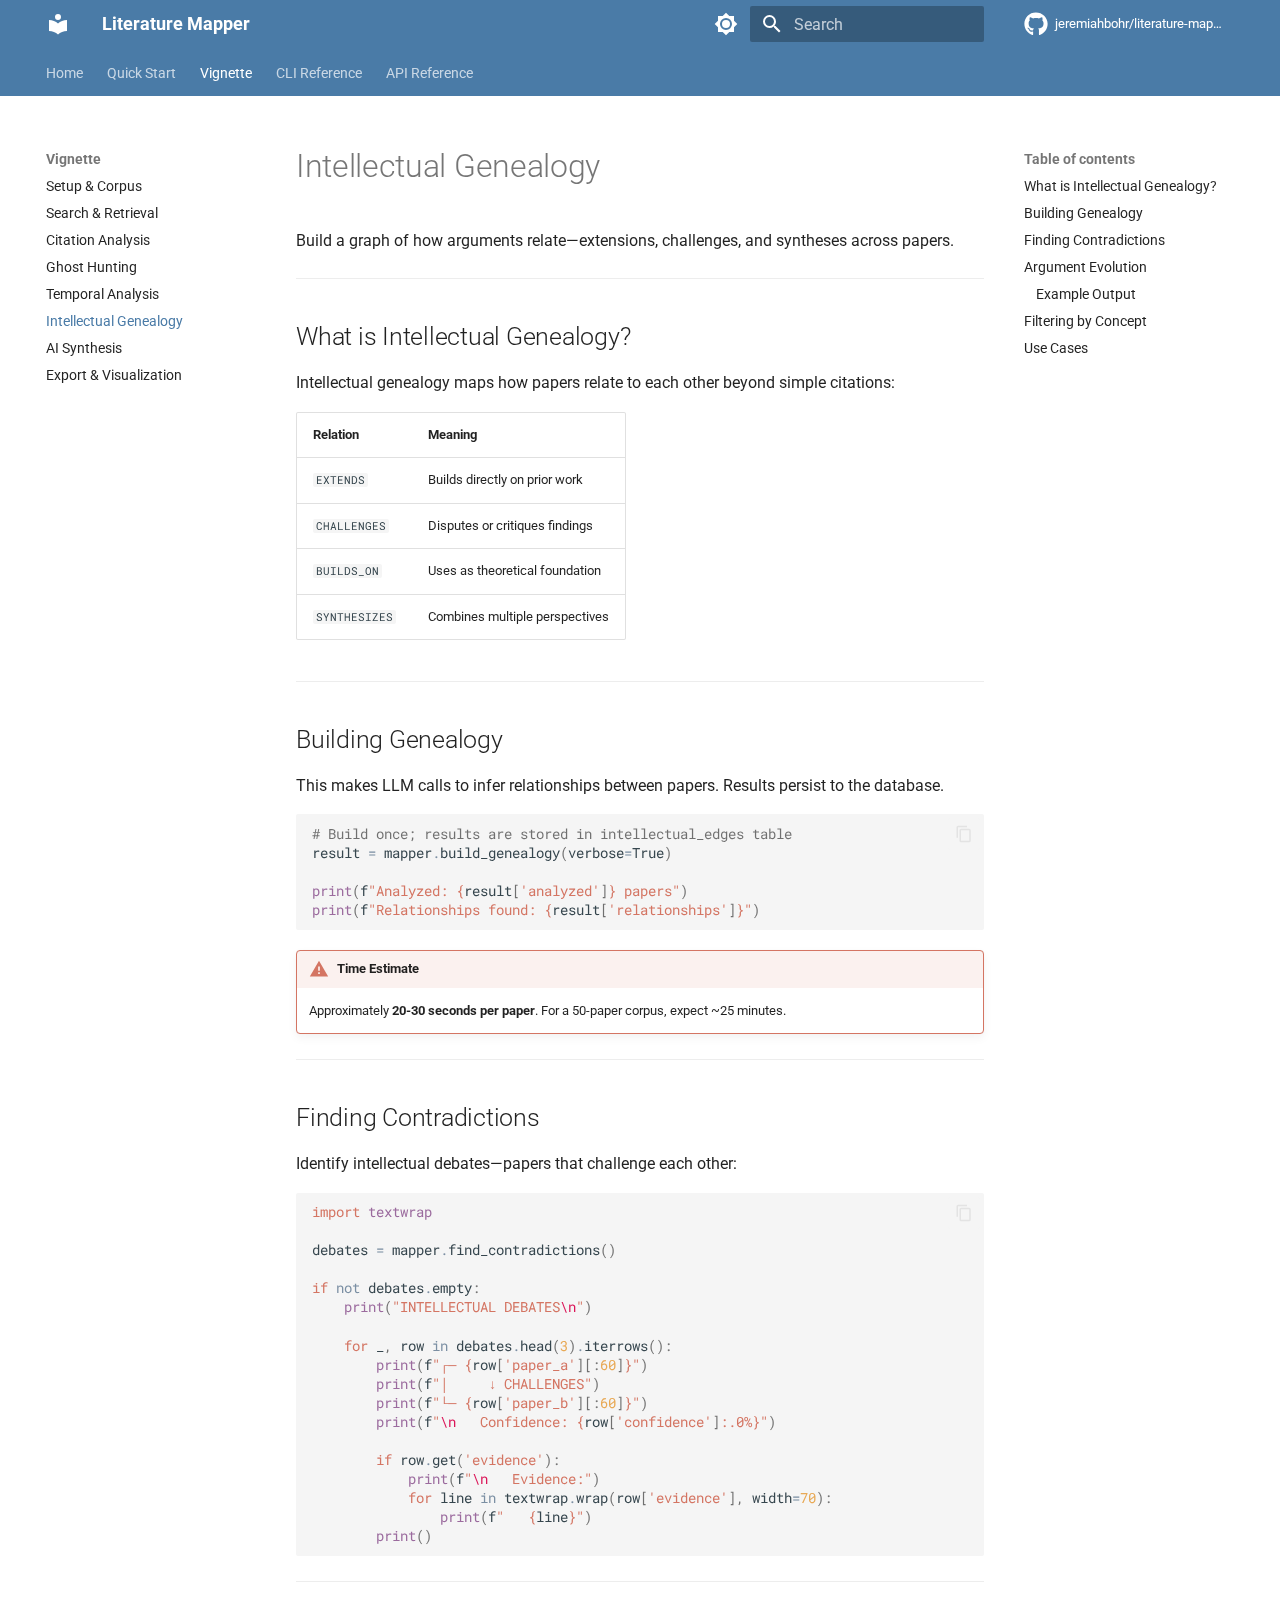
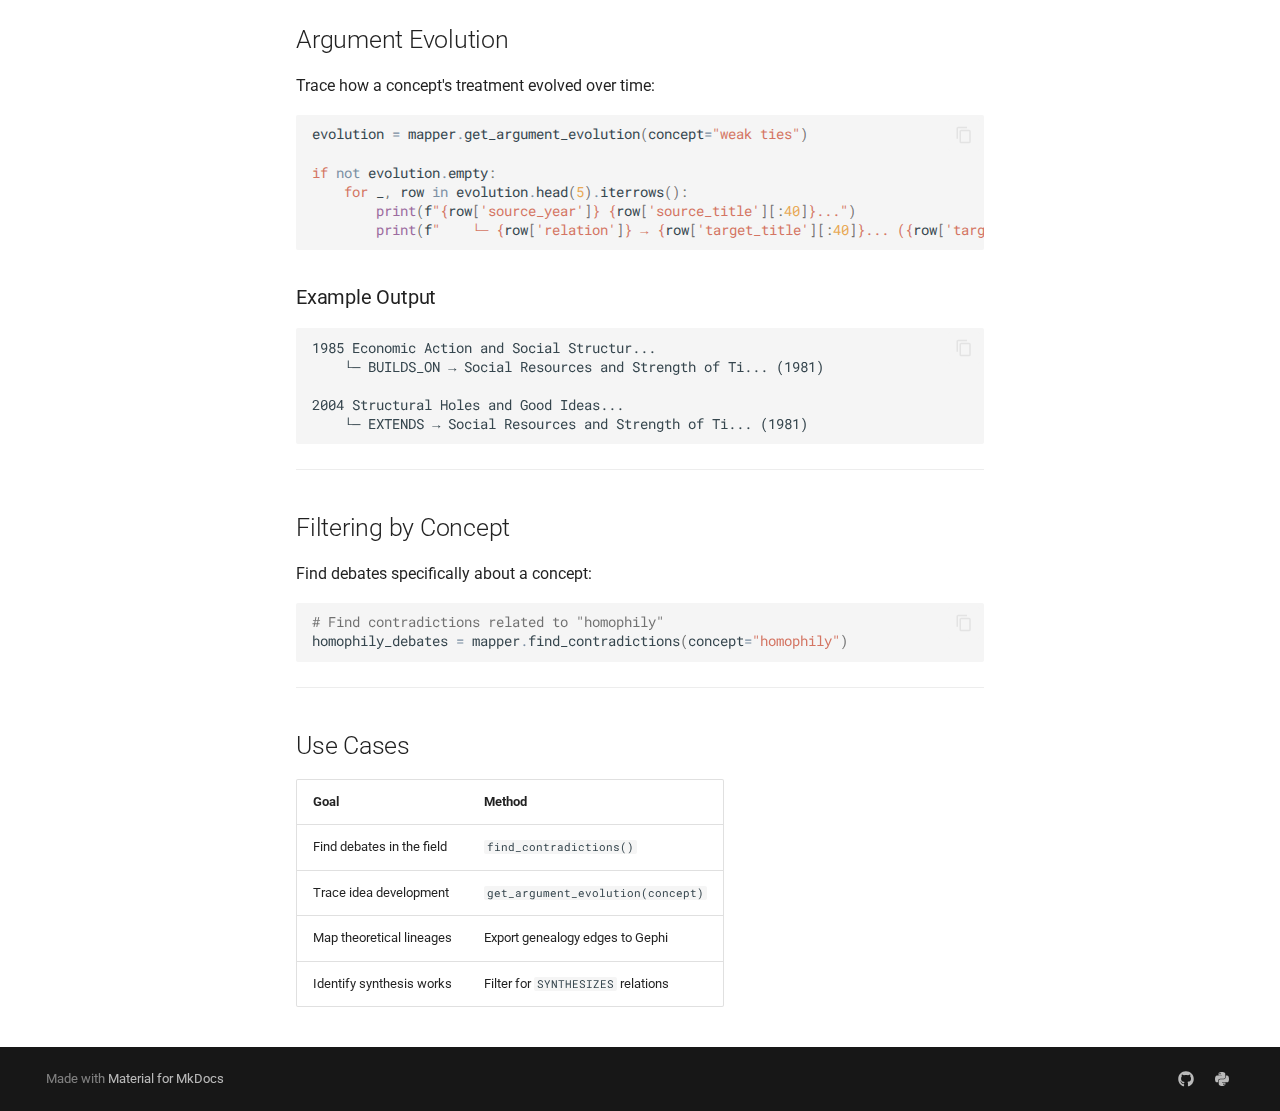
<file: vignette/genealogy/index.html>
<!doctype html>
<html lang="en" class="no-js">
  <head>
    
      <meta charset="utf-8">
      <meta name="viewport" content="width=device-width,initial-scale=1">
      
        <meta name="description" content="Build intellectual genealogy graphs showing how papers relate. Find contradictions, extensions, and argument evolution.">
      
      
        <meta name="author" content="Jeremiah Bohr">
      
      
        <link rel="canonical" href="https://jeremiahbohr.github.io/literature-mapper/vignette/genealogy/">
      
      
        <link rel="prev" href="../temporal/">
      
      
        <link rel="next" href="../synthesis/">
      
      
        
      
      
      <link rel="icon" href="../../assets/images/favicon.png">
      <meta name="generator" content="mkdocs-1.6.1, mkdocs-material-9.7.1">
    
    
      
        <title>Intellectual Genealogy - Literature Mapper</title>
      
    
    
      <link rel="stylesheet" href="../../assets/stylesheets/main.484c7ddc.min.css">
      
        
        <link rel="stylesheet" href="../../assets/stylesheets/palette.ab4e12ef.min.css">
      
      


    
    
      
    
    
      
        
        
        <link rel="preconnect" href="https://fonts.gstatic.com" crossorigin>
        <link rel="stylesheet" href="https://fonts.googleapis.com/css?family=Roboto:300,300i,400,400i,700,700i%7CRoboto+Mono:400,400i,700,700i&display=fallback">
        <style>:root{--md-text-font:"Roboto";--md-code-font:"Roboto Mono"}</style>
      
    
    
      <link rel="stylesheet" href="../../stylesheets/extra.css">
    
    <script>__md_scope=new URL("../..",location),__md_hash=e=>[...e].reduce(((e,_)=>(e<<5)-e+_.charCodeAt(0)),0),__md_get=(e,_=localStorage,t=__md_scope)=>JSON.parse(_.getItem(t.pathname+"."+e)),__md_set=(e,_,t=localStorage,a=__md_scope)=>{try{t.setItem(a.pathname+"."+e,JSON.stringify(_))}catch(e){}}</script>
    
      

    
    
  </head>
  
  
    
    
      
    
    
    
    
    <body dir="ltr" data-md-color-scheme="default" data-md-color-primary="indigo" data-md-color-accent="indigo">
  
    
    <input class="md-toggle" data-md-toggle="drawer" type="checkbox" id="__drawer" autocomplete="off">
    <input class="md-toggle" data-md-toggle="search" type="checkbox" id="__search" autocomplete="off">
    <label class="md-overlay" for="__drawer"></label>
    <div data-md-component="skip">
      
        
        <a href="#intellectual-genealogy" class="md-skip">
          Skip to content
        </a>
      
    </div>
    <div data-md-component="announce">
      
    </div>
    
    
      

<header class="md-header" data-md-component="header">
  <nav class="md-header__inner md-grid" aria-label="Header">
    <a href="../.." title="Literature Mapper" class="md-header__button md-logo" aria-label="Literature Mapper" data-md-component="logo">
      
  
  <svg xmlns="http://www.w3.org/2000/svg" viewBox="0 0 24 24"><path d="M12 8a3 3 0 0 0 3-3 3 3 0 0 0-3-3 3 3 0 0 0-3 3 3 3 0 0 0 3 3m0 3.54C9.64 9.35 6.5 8 3 8v11c3.5 0 6.64 1.35 9 3.54 2.36-2.19 5.5-3.54 9-3.54V8c-3.5 0-6.64 1.35-9 3.54"/></svg>

    </a>
    <label class="md-header__button md-icon" for="__drawer">
      
      <svg xmlns="http://www.w3.org/2000/svg" viewBox="0 0 24 24"><path d="M3 6h18v2H3zm0 5h18v2H3zm0 5h18v2H3z"/></svg>
    </label>
    <div class="md-header__title" data-md-component="header-title">
      <div class="md-header__ellipsis">
        <div class="md-header__topic">
          <span class="md-ellipsis">
            Literature Mapper
          </span>
        </div>
        <div class="md-header__topic" data-md-component="header-topic">
          <span class="md-ellipsis">
            
              Intellectual Genealogy
            
          </span>
        </div>
      </div>
    </div>
    
      
        <form class="md-header__option" data-md-component="palette">
  
    
    
    
    <input class="md-option" data-md-color-media="" data-md-color-scheme="default" data-md-color-primary="indigo" data-md-color-accent="indigo"  aria-label="Switch to dark mode"  type="radio" name="__palette" id="__palette_0">
    
      <label class="md-header__button md-icon" title="Switch to dark mode" for="__palette_1" hidden>
        <svg xmlns="http://www.w3.org/2000/svg" viewBox="0 0 24 24"><path d="M12 8a4 4 0 0 0-4 4 4 4 0 0 0 4 4 4 4 0 0 0 4-4 4 4 0 0 0-4-4m0 10a6 6 0 0 1-6-6 6 6 0 0 1 6-6 6 6 0 0 1 6 6 6 6 0 0 1-6 6m8-9.31V4h-4.69L12 .69 8.69 4H4v4.69L.69 12 4 15.31V20h4.69L12 23.31 15.31 20H20v-4.69L23.31 12z"/></svg>
      </label>
    
  
    
    
    
    <input class="md-option" data-md-color-media="" data-md-color-scheme="slate" data-md-color-primary="indigo" data-md-color-accent="indigo"  aria-label="Switch to light mode"  type="radio" name="__palette" id="__palette_1">
    
      <label class="md-header__button md-icon" title="Switch to light mode" for="__palette_0" hidden>
        <svg xmlns="http://www.w3.org/2000/svg" viewBox="0 0 24 24"><path d="M12 18c-.89 0-1.74-.2-2.5-.55C11.56 16.5 13 14.42 13 12s-1.44-4.5-3.5-5.45C10.26 6.2 11.11 6 12 6a6 6 0 0 1 6 6 6 6 0 0 1-6 6m8-9.31V4h-4.69L12 .69 8.69 4H4v4.69L.69 12 4 15.31V20h4.69L12 23.31 15.31 20H20v-4.69L23.31 12z"/></svg>
      </label>
    
  
</form>
      
    
    
      <script>var palette=__md_get("__palette");if(palette&&palette.color){if("(prefers-color-scheme)"===palette.color.media){var media=matchMedia("(prefers-color-scheme: light)"),input=document.querySelector(media.matches?"[data-md-color-media='(prefers-color-scheme: light)']":"[data-md-color-media='(prefers-color-scheme: dark)']");palette.color.media=input.getAttribute("data-md-color-media"),palette.color.scheme=input.getAttribute("data-md-color-scheme"),palette.color.primary=input.getAttribute("data-md-color-primary"),palette.color.accent=input.getAttribute("data-md-color-accent")}for(var[key,value]of Object.entries(palette.color))document.body.setAttribute("data-md-color-"+key,value)}</script>
    
    
    
      
      
        <label class="md-header__button md-icon" for="__search">
          
          <svg xmlns="http://www.w3.org/2000/svg" viewBox="0 0 24 24"><path d="M9.5 3A6.5 6.5 0 0 1 16 9.5c0 1.61-.59 3.09-1.56 4.23l.27.27h.79l5 5-1.5 1.5-5-5v-.79l-.27-.27A6.52 6.52 0 0 1 9.5 16 6.5 6.5 0 0 1 3 9.5 6.5 6.5 0 0 1 9.5 3m0 2C7 5 5 7 5 9.5S7 14 9.5 14 14 12 14 9.5 12 5 9.5 5"/></svg>
        </label>
        <div class="md-search" data-md-component="search" role="dialog">
  <label class="md-search__overlay" for="__search"></label>
  <div class="md-search__inner" role="search">
    <form class="md-search__form" name="search">
      <input type="text" class="md-search__input" name="query" aria-label="Search" placeholder="Search" autocapitalize="off" autocorrect="off" autocomplete="off" spellcheck="false" data-md-component="search-query" required>
      <label class="md-search__icon md-icon" for="__search">
        
        <svg xmlns="http://www.w3.org/2000/svg" viewBox="0 0 24 24"><path d="M9.5 3A6.5 6.5 0 0 1 16 9.5c0 1.61-.59 3.09-1.56 4.23l.27.27h.79l5 5-1.5 1.5-5-5v-.79l-.27-.27A6.52 6.52 0 0 1 9.5 16 6.5 6.5 0 0 1 3 9.5 6.5 6.5 0 0 1 9.5 3m0 2C7 5 5 7 5 9.5S7 14 9.5 14 14 12 14 9.5 12 5 9.5 5"/></svg>
        
        <svg xmlns="http://www.w3.org/2000/svg" viewBox="0 0 24 24"><path d="M20 11v2H8l5.5 5.5-1.42 1.42L4.16 12l7.92-7.92L13.5 5.5 8 11z"/></svg>
      </label>
      <nav class="md-search__options" aria-label="Search">
        
        <button type="reset" class="md-search__icon md-icon" title="Clear" aria-label="Clear" tabindex="-1">
          
          <svg xmlns="http://www.w3.org/2000/svg" viewBox="0 0 24 24"><path d="M19 6.41 17.59 5 12 10.59 6.41 5 5 6.41 10.59 12 5 17.59 6.41 19 12 13.41 17.59 19 19 17.59 13.41 12z"/></svg>
        </button>
      </nav>
      
        <div class="md-search__suggest" data-md-component="search-suggest"></div>
      
    </form>
    <div class="md-search__output">
      <div class="md-search__scrollwrap" tabindex="0" data-md-scrollfix>
        <div class="md-search-result" data-md-component="search-result">
          <div class="md-search-result__meta">
            Initializing search
          </div>
          <ol class="md-search-result__list" role="presentation"></ol>
        </div>
      </div>
    </div>
  </div>
</div>
      
    
    
      <div class="md-header__source">
        <a href="https://github.com/jeremiahbohr/literature-mapper" title="Go to repository" class="md-source" data-md-component="source">
  <div class="md-source__icon md-icon">
    
    <svg xmlns="http://www.w3.org/2000/svg" viewBox="0 0 512 512"><!--! Font Awesome Free 7.1.0 by @fontawesome - https://fontawesome.com License - https://fontawesome.com/license/free (Icons: CC BY 4.0, Fonts: SIL OFL 1.1, Code: MIT License) Copyright 2025 Fonticons, Inc.--><path d="M173.9 397.4c0 2-2.3 3.6-5.2 3.6-3.3.3-5.6-1.3-5.6-3.6 0-2 2.3-3.6 5.2-3.6 3-.3 5.6 1.3 5.6 3.6m-31.1-4.5c-.7 2 1.3 4.3 4.3 4.9 2.6 1 5.6 0 6.2-2s-1.3-4.3-4.3-5.2c-2.6-.7-5.5.3-6.2 2.3m44.2-1.7c-2.9.7-4.9 2.6-4.6 4.9.3 2 2.9 3.3 5.9 2.6 2.9-.7 4.9-2.6 4.6-4.6-.3-1.9-3-3.2-5.9-2.9M252.8 8C114.1 8 8 113.3 8 252c0 110.9 69.8 205.8 169.5 239.2 12.8 2.3 17.3-5.6 17.3-12.1 0-6.2-.3-40.4-.3-61.4 0 0-70 15-84.7-29.8 0 0-11.4-29.1-27.8-36.6 0 0-22.9-15.7 1.6-15.4 0 0 24.9 2 38.6 25.8 21.9 38.6 58.6 27.5 72.9 20.9 2.3-16 8.8-27.1 16-33.7-55.9-6.2-112.3-14.3-112.3-110.5 0-27.5 7.6-41.3 23.6-58.9-2.6-6.5-11.1-33.3 2.6-67.9 20.9-6.5 69 27 69 27 20-5.6 41.5-8.5 62.8-8.5s42.8 2.9 62.8 8.5c0 0 48.1-33.6 69-27 13.7 34.7 5.2 61.4 2.6 67.9 16 17.7 25.8 31.5 25.8 58.9 0 96.5-58.9 104.2-114.8 110.5 9.2 7.9 17 22.9 17 46.4 0 33.7-.3 75.4-.3 83.6 0 6.5 4.6 14.4 17.3 12.1C436.2 457.8 504 362.9 504 252 504 113.3 391.5 8 252.8 8M105.2 352.9c-1.3 1-1 3.3.7 5.2 1.6 1.6 3.9 2.3 5.2 1 1.3-1 1-3.3-.7-5.2-1.6-1.6-3.9-2.3-5.2-1m-10.8-8.1c-.7 1.3.3 2.9 2.3 3.9 1.6 1 3.6.7 4.3-.7.7-1.3-.3-2.9-2.3-3.9-2-.6-3.6-.3-4.3.7m32.4 35.6c-1.6 1.3-1 4.3 1.3 6.2 2.3 2.3 5.2 2.6 6.5 1 1.3-1.3.7-4.3-1.3-6.2-2.2-2.3-5.2-2.6-6.5-1m-11.4-14.7c-1.6 1-1.6 3.6 0 5.9s4.3 3.3 5.6 2.3c1.6-1.3 1.6-3.9 0-6.2-1.4-2.3-4-3.3-5.6-2"/></svg>
  </div>
  <div class="md-source__repository">
    jeremiahbohr/literature-mapper
  </div>
</a>
      </div>
    
  </nav>
  
</header>
    
    <div class="md-container" data-md-component="container">
      
      
        
          
            
<nav class="md-tabs" aria-label="Tabs" data-md-component="tabs">
  <div class="md-grid">
    <ul class="md-tabs__list">
      
        
  
  
  
  
    <li class="md-tabs__item">
      <a href="../.." class="md-tabs__link">
        
  
  
    
  
  Home

      </a>
    </li>
  

      
        
  
  
  
  
    <li class="md-tabs__item">
      <a href="../../quickstart/" class="md-tabs__link">
        
  
  
    
  
  Quick Start

      </a>
    </li>
  

      
        
  
  
  
    
  
  
    
    
      <li class="md-tabs__item md-tabs__item--active">
        <a href="../setup/" class="md-tabs__link">
          
  
  
  Vignette

        </a>
      </li>
    
  

      
        
  
  
  
  
    <li class="md-tabs__item">
      <a href="../../cli/" class="md-tabs__link">
        
  
  
    
  
  CLI Reference

      </a>
    </li>
  

      
        
  
  
  
  
    <li class="md-tabs__item">
      <a href="../../api/" class="md-tabs__link">
        
  
  
    
  
  API Reference

      </a>
    </li>
  

      
    </ul>
  </div>
</nav>
          
        
      
      <main class="md-main" data-md-component="main">
        <div class="md-main__inner md-grid">
          
            
              
              <div class="md-sidebar md-sidebar--primary" data-md-component="sidebar" data-md-type="navigation" >
                <div class="md-sidebar__scrollwrap">
                  <div class="md-sidebar__inner">
                    


  


<nav class="md-nav md-nav--primary md-nav--lifted" aria-label="Navigation" data-md-level="0">
  <label class="md-nav__title" for="__drawer">
    <a href="../.." title="Literature Mapper" class="md-nav__button md-logo" aria-label="Literature Mapper" data-md-component="logo">
      
  
  <svg xmlns="http://www.w3.org/2000/svg" viewBox="0 0 24 24"><path d="M12 8a3 3 0 0 0 3-3 3 3 0 0 0-3-3 3 3 0 0 0-3 3 3 3 0 0 0 3 3m0 3.54C9.64 9.35 6.5 8 3 8v11c3.5 0 6.64 1.35 9 3.54 2.36-2.19 5.5-3.54 9-3.54V8c-3.5 0-6.64 1.35-9 3.54"/></svg>

    </a>
    Literature Mapper
  </label>
  
    <div class="md-nav__source">
      <a href="https://github.com/jeremiahbohr/literature-mapper" title="Go to repository" class="md-source" data-md-component="source">
  <div class="md-source__icon md-icon">
    
    <svg xmlns="http://www.w3.org/2000/svg" viewBox="0 0 512 512"><!--! Font Awesome Free 7.1.0 by @fontawesome - https://fontawesome.com License - https://fontawesome.com/license/free (Icons: CC BY 4.0, Fonts: SIL OFL 1.1, Code: MIT License) Copyright 2025 Fonticons, Inc.--><path d="M173.9 397.4c0 2-2.3 3.6-5.2 3.6-3.3.3-5.6-1.3-5.6-3.6 0-2 2.3-3.6 5.2-3.6 3-.3 5.6 1.3 5.6 3.6m-31.1-4.5c-.7 2 1.3 4.3 4.3 4.9 2.6 1 5.6 0 6.2-2s-1.3-4.3-4.3-5.2c-2.6-.7-5.5.3-6.2 2.3m44.2-1.7c-2.9.7-4.9 2.6-4.6 4.9.3 2 2.9 3.3 5.9 2.6 2.9-.7 4.9-2.6 4.6-4.6-.3-1.9-3-3.2-5.9-2.9M252.8 8C114.1 8 8 113.3 8 252c0 110.9 69.8 205.8 169.5 239.2 12.8 2.3 17.3-5.6 17.3-12.1 0-6.2-.3-40.4-.3-61.4 0 0-70 15-84.7-29.8 0 0-11.4-29.1-27.8-36.6 0 0-22.9-15.7 1.6-15.4 0 0 24.9 2 38.6 25.8 21.9 38.6 58.6 27.5 72.9 20.9 2.3-16 8.8-27.1 16-33.7-55.9-6.2-112.3-14.3-112.3-110.5 0-27.5 7.6-41.3 23.6-58.9-2.6-6.5-11.1-33.3 2.6-67.9 20.9-6.5 69 27 69 27 20-5.6 41.5-8.5 62.8-8.5s42.8 2.9 62.8 8.5c0 0 48.1-33.6 69-27 13.7 34.7 5.2 61.4 2.6 67.9 16 17.7 25.8 31.5 25.8 58.9 0 96.5-58.9 104.2-114.8 110.5 9.2 7.9 17 22.9 17 46.4 0 33.7-.3 75.4-.3 83.6 0 6.5 4.6 14.4 17.3 12.1C436.2 457.8 504 362.9 504 252 504 113.3 391.5 8 252.8 8M105.2 352.9c-1.3 1-1 3.3.7 5.2 1.6 1.6 3.9 2.3 5.2 1 1.3-1 1-3.3-.7-5.2-1.6-1.6-3.9-2.3-5.2-1m-10.8-8.1c-.7 1.3.3 2.9 2.3 3.9 1.6 1 3.6.7 4.3-.7.7-1.3-.3-2.9-2.3-3.9-2-.6-3.6-.3-4.3.7m32.4 35.6c-1.6 1.3-1 4.3 1.3 6.2 2.3 2.3 5.2 2.6 6.5 1 1.3-1.3.7-4.3-1.3-6.2-2.2-2.3-5.2-2.6-6.5-1m-11.4-14.7c-1.6 1-1.6 3.6 0 5.9s4.3 3.3 5.6 2.3c1.6-1.3 1.6-3.9 0-6.2-1.4-2.3-4-3.3-5.6-2"/></svg>
  </div>
  <div class="md-source__repository">
    jeremiahbohr/literature-mapper
  </div>
</a>
    </div>
  
  <ul class="md-nav__list" data-md-scrollfix>
    
      
      
  
  
  
  
    <li class="md-nav__item">
      <a href="../.." class="md-nav__link">
        
  
  
  <span class="md-ellipsis">
    
  
    Home
  

    
  </span>
  
  

      </a>
    </li>
  

    
      
      
  
  
  
  
    <li class="md-nav__item">
      <a href="../../quickstart/" class="md-nav__link">
        
  
  
  <span class="md-ellipsis">
    
  
    Quick Start
  

    
  </span>
  
  

      </a>
    </li>
  

    
      
      
  
  
    
  
  
  
    
    
    
    
      
        
        
      
      
        
      
    
    
    <li class="md-nav__item md-nav__item--active md-nav__item--section md-nav__item--nested">
      
        
        
        <input class="md-nav__toggle md-toggle " type="checkbox" id="__nav_3" checked>
        
          
          <label class="md-nav__link" for="__nav_3" id="__nav_3_label" tabindex="">
            
  
  
  <span class="md-ellipsis">
    
  
    Vignette
  

    
  </span>
  
  

            <span class="md-nav__icon md-icon"></span>
          </label>
        
        <nav class="md-nav" data-md-level="1" aria-labelledby="__nav_3_label" aria-expanded="true">
          <label class="md-nav__title" for="__nav_3">
            <span class="md-nav__icon md-icon"></span>
            
  
    Vignette
  

          </label>
          <ul class="md-nav__list" data-md-scrollfix>
            
              
                
  
  
  
  
    <li class="md-nav__item">
      <a href="../setup/" class="md-nav__link">
        
  
  
  <span class="md-ellipsis">
    
  
    Setup & Corpus
  

    
  </span>
  
  

      </a>
    </li>
  

              
            
              
                
  
  
  
  
    <li class="md-nav__item">
      <a href="../search/" class="md-nav__link">
        
  
  
  <span class="md-ellipsis">
    
  
    Search & Retrieval
  

    
  </span>
  
  

      </a>
    </li>
  

              
            
              
                
  
  
  
  
    <li class="md-nav__item">
      <a href="../citations/" class="md-nav__link">
        
  
  
  <span class="md-ellipsis">
    
  
    Citation Analysis
  

    
  </span>
  
  

      </a>
    </li>
  

              
            
              
                
  
  
  
  
    <li class="md-nav__item">
      <a href="../ghosts/" class="md-nav__link">
        
  
  
  <span class="md-ellipsis">
    
  
    Ghost Hunting
  

    
  </span>
  
  

      </a>
    </li>
  

              
            
              
                
  
  
  
  
    <li class="md-nav__item">
      <a href="../temporal/" class="md-nav__link">
        
  
  
  <span class="md-ellipsis">
    
  
    Temporal Analysis
  

    
  </span>
  
  

      </a>
    </li>
  

              
            
              
                
  
  
    
  
  
  
    <li class="md-nav__item md-nav__item--active">
      
      <input class="md-nav__toggle md-toggle" type="checkbox" id="__toc">
      
      
        
      
      
        <label class="md-nav__link md-nav__link--active" for="__toc">
          
  
  
  <span class="md-ellipsis">
    
  
    Intellectual Genealogy
  

    
  </span>
  
  

          <span class="md-nav__icon md-icon"></span>
        </label>
      
      <a href="./" class="md-nav__link md-nav__link--active">
        
  
  
  <span class="md-ellipsis">
    
  
    Intellectual Genealogy
  

    
  </span>
  
  

      </a>
      
        

<nav class="md-nav md-nav--secondary" aria-label="Table of contents">
  
  
  
    
  
  
    <label class="md-nav__title" for="__toc">
      <span class="md-nav__icon md-icon"></span>
      Table of contents
    </label>
    <ul class="md-nav__list" data-md-component="toc" data-md-scrollfix>
      
        <li class="md-nav__item">
  <a href="#what-is-intellectual-genealogy" class="md-nav__link">
    <span class="md-ellipsis">
      
        What is Intellectual Genealogy?
      
    </span>
  </a>
  
</li>
      
        <li class="md-nav__item">
  <a href="#building-genealogy" class="md-nav__link">
    <span class="md-ellipsis">
      
        Building Genealogy
      
    </span>
  </a>
  
</li>
      
        <li class="md-nav__item">
  <a href="#finding-contradictions" class="md-nav__link">
    <span class="md-ellipsis">
      
        Finding Contradictions
      
    </span>
  </a>
  
</li>
      
        <li class="md-nav__item">
  <a href="#argument-evolution" class="md-nav__link">
    <span class="md-ellipsis">
      
        Argument Evolution
      
    </span>
  </a>
  
    <nav class="md-nav" aria-label="Argument Evolution">
      <ul class="md-nav__list">
        
          <li class="md-nav__item">
  <a href="#example-output" class="md-nav__link">
    <span class="md-ellipsis">
      
        Example Output
      
    </span>
  </a>
  
</li>
        
      </ul>
    </nav>
  
</li>
      
        <li class="md-nav__item">
  <a href="#filtering-by-concept" class="md-nav__link">
    <span class="md-ellipsis">
      
        Filtering by Concept
      
    </span>
  </a>
  
</li>
      
        <li class="md-nav__item">
  <a href="#use-cases" class="md-nav__link">
    <span class="md-ellipsis">
      
        Use Cases
      
    </span>
  </a>
  
</li>
      
    </ul>
  
</nav>
      
    </li>
  

              
            
              
                
  
  
  
  
    <li class="md-nav__item">
      <a href="../synthesis/" class="md-nav__link">
        
  
  
  <span class="md-ellipsis">
    
  
    AI Synthesis
  

    
  </span>
  
  

      </a>
    </li>
  

              
            
              
                
  
  
  
  
    <li class="md-nav__item">
      <a href="../export/" class="md-nav__link">
        
  
  
  <span class="md-ellipsis">
    
  
    Export & Visualization
  

    
  </span>
  
  

      </a>
    </li>
  

              
            
          </ul>
        </nav>
      
    </li>
  

    
      
      
  
  
  
  
    <li class="md-nav__item">
      <a href="../../cli/" class="md-nav__link">
        
  
  
  <span class="md-ellipsis">
    
  
    CLI Reference
  

    
  </span>
  
  

      </a>
    </li>
  

    
      
      
  
  
  
  
    <li class="md-nav__item">
      <a href="../../api/" class="md-nav__link">
        
  
  
  <span class="md-ellipsis">
    
  
    API Reference
  

    
  </span>
  
  

      </a>
    </li>
  

    
  </ul>
</nav>
                  </div>
                </div>
              </div>
            
            
              
              <div class="md-sidebar md-sidebar--secondary" data-md-component="sidebar" data-md-type="toc" >
                <div class="md-sidebar__scrollwrap">
                  <div class="md-sidebar__inner">
                    

<nav class="md-nav md-nav--secondary" aria-label="Table of contents">
  
  
  
    
  
  
    <label class="md-nav__title" for="__toc">
      <span class="md-nav__icon md-icon"></span>
      Table of contents
    </label>
    <ul class="md-nav__list" data-md-component="toc" data-md-scrollfix>
      
        <li class="md-nav__item">
  <a href="#what-is-intellectual-genealogy" class="md-nav__link">
    <span class="md-ellipsis">
      
        What is Intellectual Genealogy?
      
    </span>
  </a>
  
</li>
      
        <li class="md-nav__item">
  <a href="#building-genealogy" class="md-nav__link">
    <span class="md-ellipsis">
      
        Building Genealogy
      
    </span>
  </a>
  
</li>
      
        <li class="md-nav__item">
  <a href="#finding-contradictions" class="md-nav__link">
    <span class="md-ellipsis">
      
        Finding Contradictions
      
    </span>
  </a>
  
</li>
      
        <li class="md-nav__item">
  <a href="#argument-evolution" class="md-nav__link">
    <span class="md-ellipsis">
      
        Argument Evolution
      
    </span>
  </a>
  
    <nav class="md-nav" aria-label="Argument Evolution">
      <ul class="md-nav__list">
        
          <li class="md-nav__item">
  <a href="#example-output" class="md-nav__link">
    <span class="md-ellipsis">
      
        Example Output
      
    </span>
  </a>
  
</li>
        
      </ul>
    </nav>
  
</li>
      
        <li class="md-nav__item">
  <a href="#filtering-by-concept" class="md-nav__link">
    <span class="md-ellipsis">
      
        Filtering by Concept
      
    </span>
  </a>
  
</li>
      
        <li class="md-nav__item">
  <a href="#use-cases" class="md-nav__link">
    <span class="md-ellipsis">
      
        Use Cases
      
    </span>
  </a>
  
</li>
      
    </ul>
  
</nav>
                  </div>
                </div>
              </div>
            
          
          
            <div class="md-content" data-md-component="content">
              
              <article class="md-content__inner md-typeset">
                
                  


  
  


<h1 id="intellectual-genealogy">Intellectual Genealogy<a class="headerlink" href="#intellectual-genealogy" title="Permanent link">&para;</a></h1>
<p>Build a graph of how arguments relate—extensions, challenges, and syntheses across papers.</p>
<hr />
<h2 id="what-is-intellectual-genealogy">What is Intellectual Genealogy?<a class="headerlink" href="#what-is-intellectual-genealogy" title="Permanent link">&para;</a></h2>
<p>Intellectual genealogy maps how papers relate to each other beyond simple citations:</p>
<table>
<thead>
<tr>
<th style="text-align: left;">Relation</th>
<th style="text-align: left;">Meaning</th>
</tr>
</thead>
<tbody>
<tr>
<td style="text-align: left;"><code>EXTENDS</code></td>
<td style="text-align: left;">Builds directly on prior work</td>
</tr>
<tr>
<td style="text-align: left;"><code>CHALLENGES</code></td>
<td style="text-align: left;">Disputes or critiques findings</td>
</tr>
<tr>
<td style="text-align: left;"><code>BUILDS_ON</code></td>
<td style="text-align: left;">Uses as theoretical foundation</td>
</tr>
<tr>
<td style="text-align: left;"><code>SYNTHESIZES</code></td>
<td style="text-align: left;">Combines multiple perspectives</td>
</tr>
</tbody>
</table>
<hr />
<h2 id="building-genealogy">Building Genealogy<a class="headerlink" href="#building-genealogy" title="Permanent link">&para;</a></h2>
<p>This makes LLM calls to infer relationships between papers. Results persist to the database.</p>
<div class="highlight"><pre><span></span><code><a id="__codelineno-0-1" name="__codelineno-0-1" href="#__codelineno-0-1"></a><span class="c1"># Build once; results are stored in intellectual_edges table</span>
<a id="__codelineno-0-2" name="__codelineno-0-2" href="#__codelineno-0-2"></a><span class="n">result</span> <span class="o">=</span> <span class="n">mapper</span><span class="o">.</span><span class="n">build_genealogy</span><span class="p">(</span><span class="n">verbose</span><span class="o">=</span><span class="kc">True</span><span class="p">)</span>
<a id="__codelineno-0-3" name="__codelineno-0-3" href="#__codelineno-0-3"></a>
<a id="__codelineno-0-4" name="__codelineno-0-4" href="#__codelineno-0-4"></a><span class="nb">print</span><span class="p">(</span><span class="sa">f</span><span class="s2">&quot;Analyzed: </span><span class="si">{</span><span class="n">result</span><span class="p">[</span><span class="s1">&#39;analyzed&#39;</span><span class="p">]</span><span class="si">}</span><span class="s2"> papers&quot;</span><span class="p">)</span>
<a id="__codelineno-0-5" name="__codelineno-0-5" href="#__codelineno-0-5"></a><span class="nb">print</span><span class="p">(</span><span class="sa">f</span><span class="s2">&quot;Relationships found: </span><span class="si">{</span><span class="n">result</span><span class="p">[</span><span class="s1">&#39;relationships&#39;</span><span class="p">]</span><span class="si">}</span><span class="s2">&quot;</span><span class="p">)</span>
</code></pre></div>
<div class="admonition warning">
<p class="admonition-title">Time Estimate</p>
<p>Approximately <strong>20-30 seconds per paper</strong>. For a 50-paper corpus, expect ~25 minutes.</p>
</div>
<hr />
<h2 id="finding-contradictions">Finding Contradictions<a class="headerlink" href="#finding-contradictions" title="Permanent link">&para;</a></h2>
<p>Identify intellectual debates—papers that challenge each other:</p>
<div class="highlight"><pre><span></span><code><a id="__codelineno-1-1" name="__codelineno-1-1" href="#__codelineno-1-1"></a><span class="kn">import</span><span class="w"> </span><span class="nn">textwrap</span>
<a id="__codelineno-1-2" name="__codelineno-1-2" href="#__codelineno-1-2"></a>
<a id="__codelineno-1-3" name="__codelineno-1-3" href="#__codelineno-1-3"></a><span class="n">debates</span> <span class="o">=</span> <span class="n">mapper</span><span class="o">.</span><span class="n">find_contradictions</span><span class="p">()</span>
<a id="__codelineno-1-4" name="__codelineno-1-4" href="#__codelineno-1-4"></a>
<a id="__codelineno-1-5" name="__codelineno-1-5" href="#__codelineno-1-5"></a><span class="k">if</span> <span class="ow">not</span> <span class="n">debates</span><span class="o">.</span><span class="n">empty</span><span class="p">:</span>
<a id="__codelineno-1-6" name="__codelineno-1-6" href="#__codelineno-1-6"></a>    <span class="nb">print</span><span class="p">(</span><span class="s2">&quot;INTELLECTUAL DEBATES</span><span class="se">\n</span><span class="s2">&quot;</span><span class="p">)</span>
<a id="__codelineno-1-7" name="__codelineno-1-7" href="#__codelineno-1-7"></a>
<a id="__codelineno-1-8" name="__codelineno-1-8" href="#__codelineno-1-8"></a>    <span class="k">for</span> <span class="n">_</span><span class="p">,</span> <span class="n">row</span> <span class="ow">in</span> <span class="n">debates</span><span class="o">.</span><span class="n">head</span><span class="p">(</span><span class="mi">3</span><span class="p">)</span><span class="o">.</span><span class="n">iterrows</span><span class="p">():</span>
<a id="__codelineno-1-9" name="__codelineno-1-9" href="#__codelineno-1-9"></a>        <span class="nb">print</span><span class="p">(</span><span class="sa">f</span><span class="s2">&quot;┌─ </span><span class="si">{</span><span class="n">row</span><span class="p">[</span><span class="s1">&#39;paper_a&#39;</span><span class="p">][:</span><span class="mi">60</span><span class="p">]</span><span class="si">}</span><span class="s2">&quot;</span><span class="p">)</span>
<a id="__codelineno-1-10" name="__codelineno-1-10" href="#__codelineno-1-10"></a>        <span class="nb">print</span><span class="p">(</span><span class="sa">f</span><span class="s2">&quot;│     ↓ CHALLENGES&quot;</span><span class="p">)</span>
<a id="__codelineno-1-11" name="__codelineno-1-11" href="#__codelineno-1-11"></a>        <span class="nb">print</span><span class="p">(</span><span class="sa">f</span><span class="s2">&quot;└─ </span><span class="si">{</span><span class="n">row</span><span class="p">[</span><span class="s1">&#39;paper_b&#39;</span><span class="p">][:</span><span class="mi">60</span><span class="p">]</span><span class="si">}</span><span class="s2">&quot;</span><span class="p">)</span>
<a id="__codelineno-1-12" name="__codelineno-1-12" href="#__codelineno-1-12"></a>        <span class="nb">print</span><span class="p">(</span><span class="sa">f</span><span class="s2">&quot;</span><span class="se">\n</span><span class="s2">   Confidence: </span><span class="si">{</span><span class="n">row</span><span class="p">[</span><span class="s1">&#39;confidence&#39;</span><span class="p">]</span><span class="si">:</span><span class="s2">.0%</span><span class="si">}</span><span class="s2">&quot;</span><span class="p">)</span>
<a id="__codelineno-1-13" name="__codelineno-1-13" href="#__codelineno-1-13"></a>
<a id="__codelineno-1-14" name="__codelineno-1-14" href="#__codelineno-1-14"></a>        <span class="k">if</span> <span class="n">row</span><span class="o">.</span><span class="n">get</span><span class="p">(</span><span class="s1">&#39;evidence&#39;</span><span class="p">):</span>
<a id="__codelineno-1-15" name="__codelineno-1-15" href="#__codelineno-1-15"></a>            <span class="nb">print</span><span class="p">(</span><span class="sa">f</span><span class="s2">&quot;</span><span class="se">\n</span><span class="s2">   Evidence:&quot;</span><span class="p">)</span>
<a id="__codelineno-1-16" name="__codelineno-1-16" href="#__codelineno-1-16"></a>            <span class="k">for</span> <span class="n">line</span> <span class="ow">in</span> <span class="n">textwrap</span><span class="o">.</span><span class="n">wrap</span><span class="p">(</span><span class="n">row</span><span class="p">[</span><span class="s1">&#39;evidence&#39;</span><span class="p">],</span> <span class="n">width</span><span class="o">=</span><span class="mi">70</span><span class="p">):</span>
<a id="__codelineno-1-17" name="__codelineno-1-17" href="#__codelineno-1-17"></a>                <span class="nb">print</span><span class="p">(</span><span class="sa">f</span><span class="s2">&quot;   </span><span class="si">{</span><span class="n">line</span><span class="si">}</span><span class="s2">&quot;</span><span class="p">)</span>
<a id="__codelineno-1-18" name="__codelineno-1-18" href="#__codelineno-1-18"></a>        <span class="nb">print</span><span class="p">()</span>
</code></pre></div>
<hr />
<h2 id="argument-evolution">Argument Evolution<a class="headerlink" href="#argument-evolution" title="Permanent link">&para;</a></h2>
<p>Trace how a concept's treatment evolved over time:</p>
<div class="highlight"><pre><span></span><code><a id="__codelineno-2-1" name="__codelineno-2-1" href="#__codelineno-2-1"></a><span class="n">evolution</span> <span class="o">=</span> <span class="n">mapper</span><span class="o">.</span><span class="n">get_argument_evolution</span><span class="p">(</span><span class="n">concept</span><span class="o">=</span><span class="s2">&quot;weak ties&quot;</span><span class="p">)</span>
<a id="__codelineno-2-2" name="__codelineno-2-2" href="#__codelineno-2-2"></a>
<a id="__codelineno-2-3" name="__codelineno-2-3" href="#__codelineno-2-3"></a><span class="k">if</span> <span class="ow">not</span> <span class="n">evolution</span><span class="o">.</span><span class="n">empty</span><span class="p">:</span>
<a id="__codelineno-2-4" name="__codelineno-2-4" href="#__codelineno-2-4"></a>    <span class="k">for</span> <span class="n">_</span><span class="p">,</span> <span class="n">row</span> <span class="ow">in</span> <span class="n">evolution</span><span class="o">.</span><span class="n">head</span><span class="p">(</span><span class="mi">5</span><span class="p">)</span><span class="o">.</span><span class="n">iterrows</span><span class="p">():</span>
<a id="__codelineno-2-5" name="__codelineno-2-5" href="#__codelineno-2-5"></a>        <span class="nb">print</span><span class="p">(</span><span class="sa">f</span><span class="s2">&quot;</span><span class="si">{</span><span class="n">row</span><span class="p">[</span><span class="s1">&#39;source_year&#39;</span><span class="p">]</span><span class="si">}</span><span class="s2"> </span><span class="si">{</span><span class="n">row</span><span class="p">[</span><span class="s1">&#39;source_title&#39;</span><span class="p">][:</span><span class="mi">40</span><span class="p">]</span><span class="si">}</span><span class="s2">...&quot;</span><span class="p">)</span>
<a id="__codelineno-2-6" name="__codelineno-2-6" href="#__codelineno-2-6"></a>        <span class="nb">print</span><span class="p">(</span><span class="sa">f</span><span class="s2">&quot;    └─ </span><span class="si">{</span><span class="n">row</span><span class="p">[</span><span class="s1">&#39;relation&#39;</span><span class="p">]</span><span class="si">}</span><span class="s2"> → </span><span class="si">{</span><span class="n">row</span><span class="p">[</span><span class="s1">&#39;target_title&#39;</span><span class="p">][:</span><span class="mi">40</span><span class="p">]</span><span class="si">}</span><span class="s2">... (</span><span class="si">{</span><span class="n">row</span><span class="p">[</span><span class="s1">&#39;target_year&#39;</span><span class="p">]</span><span class="si">}</span><span class="s2">)</span><span class="se">\n</span><span class="s2">&quot;</span><span class="p">)</span>
</code></pre></div>
<h3 id="example-output">Example Output<a class="headerlink" href="#example-output" title="Permanent link">&para;</a></h3>
<div class="highlight"><pre><span></span><code><a id="__codelineno-3-1" name="__codelineno-3-1" href="#__codelineno-3-1"></a>1985 Economic Action and Social Structur...
<a id="__codelineno-3-2" name="__codelineno-3-2" href="#__codelineno-3-2"></a>    └─ BUILDS_ON → Social Resources and Strength of Ti... (1981)
<a id="__codelineno-3-3" name="__codelineno-3-3" href="#__codelineno-3-3"></a>
<a id="__codelineno-3-4" name="__codelineno-3-4" href="#__codelineno-3-4"></a>2004 Structural Holes and Good Ideas...
<a id="__codelineno-3-5" name="__codelineno-3-5" href="#__codelineno-3-5"></a>    └─ EXTENDS → Social Resources and Strength of Ti... (1981)
</code></pre></div>
<hr />
<h2 id="filtering-by-concept">Filtering by Concept<a class="headerlink" href="#filtering-by-concept" title="Permanent link">&para;</a></h2>
<p>Find debates specifically about a concept:</p>
<div class="highlight"><pre><span></span><code><a id="__codelineno-4-1" name="__codelineno-4-1" href="#__codelineno-4-1"></a><span class="c1"># Find contradictions related to &quot;homophily&quot;</span>
<a id="__codelineno-4-2" name="__codelineno-4-2" href="#__codelineno-4-2"></a><span class="n">homophily_debates</span> <span class="o">=</span> <span class="n">mapper</span><span class="o">.</span><span class="n">find_contradictions</span><span class="p">(</span><span class="n">concept</span><span class="o">=</span><span class="s2">&quot;homophily&quot;</span><span class="p">)</span>
</code></pre></div>
<hr />
<h2 id="use-cases">Use Cases<a class="headerlink" href="#use-cases" title="Permanent link">&para;</a></h2>
<table>
<thead>
<tr>
<th style="text-align: left;">Goal</th>
<th style="text-align: left;">Method</th>
</tr>
</thead>
<tbody>
<tr>
<td style="text-align: left;">Find debates in the field</td>
<td style="text-align: left;"><code>find_contradictions()</code></td>
</tr>
<tr>
<td style="text-align: left;">Trace idea development</td>
<td style="text-align: left;"><code>get_argument_evolution(concept)</code></td>
</tr>
<tr>
<td style="text-align: left;">Map theoretical lineages</td>
<td style="text-align: left;">Export genealogy edges to Gephi</td>
</tr>
<tr>
<td style="text-align: left;">Identify synthesis works</td>
<td style="text-align: left;">Filter for <code>SYNTHESIZES</code> relations</td>
</tr>
</tbody>
</table>







  
  






                
              </article>
            </div>
          
          
  <script>var tabs=__md_get("__tabs");if(Array.isArray(tabs))e:for(var set of document.querySelectorAll(".tabbed-set")){var labels=set.querySelector(".tabbed-labels");for(var tab of tabs)for(var label of labels.getElementsByTagName("label"))if(label.innerText.trim()===tab){var input=document.getElementById(label.htmlFor);input.checked=!0;continue e}}</script>

<script>var target=document.getElementById(location.hash.slice(1));target&&target.name&&(target.checked=target.name.startsWith("__tabbed_"))</script>
        </div>
        
          <button type="button" class="md-top md-icon" data-md-component="top" hidden>
  
  <svg xmlns="http://www.w3.org/2000/svg" viewBox="0 0 24 24"><path d="M13 20h-2V8l-5.5 5.5-1.42-1.42L12 4.16l7.92 7.92-1.42 1.42L13 8z"/></svg>
  Back to top
</button>
        
      </main>
      
        <footer class="md-footer">
  
  <div class="md-footer-meta md-typeset">
    <div class="md-footer-meta__inner md-grid">
      <div class="md-copyright">
  
  
    Made with
    <a href="https://squidfunk.github.io/mkdocs-material/" target="_blank" rel="noopener">
      Material for MkDocs
    </a>
  
</div>
      
        
<div class="md-social">
  
    
    
    
    
      
      
    
    <a href="https://github.com/jeremiahbohr/literature-mapper" target="_blank" rel="noopener" title="github.com" class="md-social__link">
      <svg xmlns="http://www.w3.org/2000/svg" viewBox="0 0 512 512"><!--! Font Awesome Free 7.1.0 by @fontawesome - https://fontawesome.com License - https://fontawesome.com/license/free (Icons: CC BY 4.0, Fonts: SIL OFL 1.1, Code: MIT License) Copyright 2025 Fonticons, Inc.--><path d="M173.9 397.4c0 2-2.3 3.6-5.2 3.6-3.3.3-5.6-1.3-5.6-3.6 0-2 2.3-3.6 5.2-3.6 3-.3 5.6 1.3 5.6 3.6m-31.1-4.5c-.7 2 1.3 4.3 4.3 4.9 2.6 1 5.6 0 6.2-2s-1.3-4.3-4.3-5.2c-2.6-.7-5.5.3-6.2 2.3m44.2-1.7c-2.9.7-4.9 2.6-4.6 4.9.3 2 2.9 3.3 5.9 2.6 2.9-.7 4.9-2.6 4.6-4.6-.3-1.9-3-3.2-5.9-2.9M252.8 8C114.1 8 8 113.3 8 252c0 110.9 69.8 205.8 169.5 239.2 12.8 2.3 17.3-5.6 17.3-12.1 0-6.2-.3-40.4-.3-61.4 0 0-70 15-84.7-29.8 0 0-11.4-29.1-27.8-36.6 0 0-22.9-15.7 1.6-15.4 0 0 24.9 2 38.6 25.8 21.9 38.6 58.6 27.5 72.9 20.9 2.3-16 8.8-27.1 16-33.7-55.9-6.2-112.3-14.3-112.3-110.5 0-27.5 7.6-41.3 23.6-58.9-2.6-6.5-11.1-33.3 2.6-67.9 20.9-6.5 69 27 69 27 20-5.6 41.5-8.5 62.8-8.5s42.8 2.9 62.8 8.5c0 0 48.1-33.6 69-27 13.7 34.7 5.2 61.4 2.6 67.9 16 17.7 25.8 31.5 25.8 58.9 0 96.5-58.9 104.2-114.8 110.5 9.2 7.9 17 22.9 17 46.4 0 33.7-.3 75.4-.3 83.6 0 6.5 4.6 14.4 17.3 12.1C436.2 457.8 504 362.9 504 252 504 113.3 391.5 8 252.8 8M105.2 352.9c-1.3 1-1 3.3.7 5.2 1.6 1.6 3.9 2.3 5.2 1 1.3-1 1-3.3-.7-5.2-1.6-1.6-3.9-2.3-5.2-1m-10.8-8.1c-.7 1.3.3 2.9 2.3 3.9 1.6 1 3.6.7 4.3-.7.7-1.3-.3-2.9-2.3-3.9-2-.6-3.6-.3-4.3.7m32.4 35.6c-1.6 1.3-1 4.3 1.3 6.2 2.3 2.3 5.2 2.6 6.5 1 1.3-1.3.7-4.3-1.3-6.2-2.2-2.3-5.2-2.6-6.5-1m-11.4-14.7c-1.6 1-1.6 3.6 0 5.9s4.3 3.3 5.6 2.3c1.6-1.3 1.6-3.9 0-6.2-1.4-2.3-4-3.3-5.6-2"/></svg>
    </a>
  
    
    
    
    
      
      
    
    <a href="https://pypi.org/project/literature-mapper/" target="_blank" rel="noopener" title="pypi.org" class="md-social__link">
      <svg xmlns="http://www.w3.org/2000/svg" viewBox="0 0 448 512"><!--! Font Awesome Free 7.1.0 by @fontawesome - https://fontawesome.com License - https://fontawesome.com/license/free (Icons: CC BY 4.0, Fonts: SIL OFL 1.1, Code: MIT License) Copyright 2025 Fonticons, Inc.--><path d="M439.8 200.5c-7.7-30.9-22.3-54.2-53.4-54.2h-40.1v47.4c0 36.8-31.2 67.8-66.8 67.8H172.7c-29.2 0-53.4 25-53.4 54.3v101.8c0 29 25.2 46 53.4 54.3 33.8 9.9 66.3 11.7 106.8 0 26.9-7.8 53.4-23.5 53.4-54.3v-40.7H226.2v-13.6h160.2c31.1 0 42.6-21.7 53.4-54.2 11.2-33.5 10.7-65.7 0-108.6M286.2 444.7a20.4 20.4 0 1 1 0-40.7 20.4 20.4 0 1 1 0 40.7M167.8 248.1h106.8c29.7 0 53.4-24.5 53.4-54.3V91.9c0-29-24.4-50.7-53.4-55.6-35.8-5.9-74.7-5.6-106.8.1-45.2 8-53.4 24.7-53.4 55.6v40.7h106.9v13.6h-147c-31.1 0-58.3 18.7-66.8 54.2-9.8 40.7-10.2 66.1 0 108.6 7.6 31.6 25.7 54.2 56.8 54.2H101v-48.8c0-35.3 30.5-66.4 66.8-66.4m-6.6-183.4a20.4 20.4 0 1 1 0 40.8 20.4 20.4 0 1 1 0-40.8"/></svg>
    </a>
  
</div>
      
    </div>
  </div>
</footer>
      
    </div>
    <div class="md-dialog" data-md-component="dialog">
      <div class="md-dialog__inner md-typeset"></div>
    </div>
    
    
    
      
      
      <script id="__config" type="application/json">{"annotate": null, "base": "../..", "features": ["navigation.tabs", "navigation.sections", "navigation.expand", "navigation.top", "search.suggest", "search.highlight", "content.code.copy", "content.tabs.link"], "search": "../../assets/javascripts/workers/search.2c215733.min.js", "tags": null, "translations": {"clipboard.copied": "Copied to clipboard", "clipboard.copy": "Copy to clipboard", "search.result.more.one": "1 more on this page", "search.result.more.other": "# more on this page", "search.result.none": "No matching documents", "search.result.one": "1 matching document", "search.result.other": "# matching documents", "search.result.placeholder": "Type to start searching", "search.result.term.missing": "Missing", "select.version": "Select version"}, "version": null}</script>
    
    
      <script src="../../assets/javascripts/bundle.79ae519e.min.js"></script>
      
    
  </body>
</html>
</file>
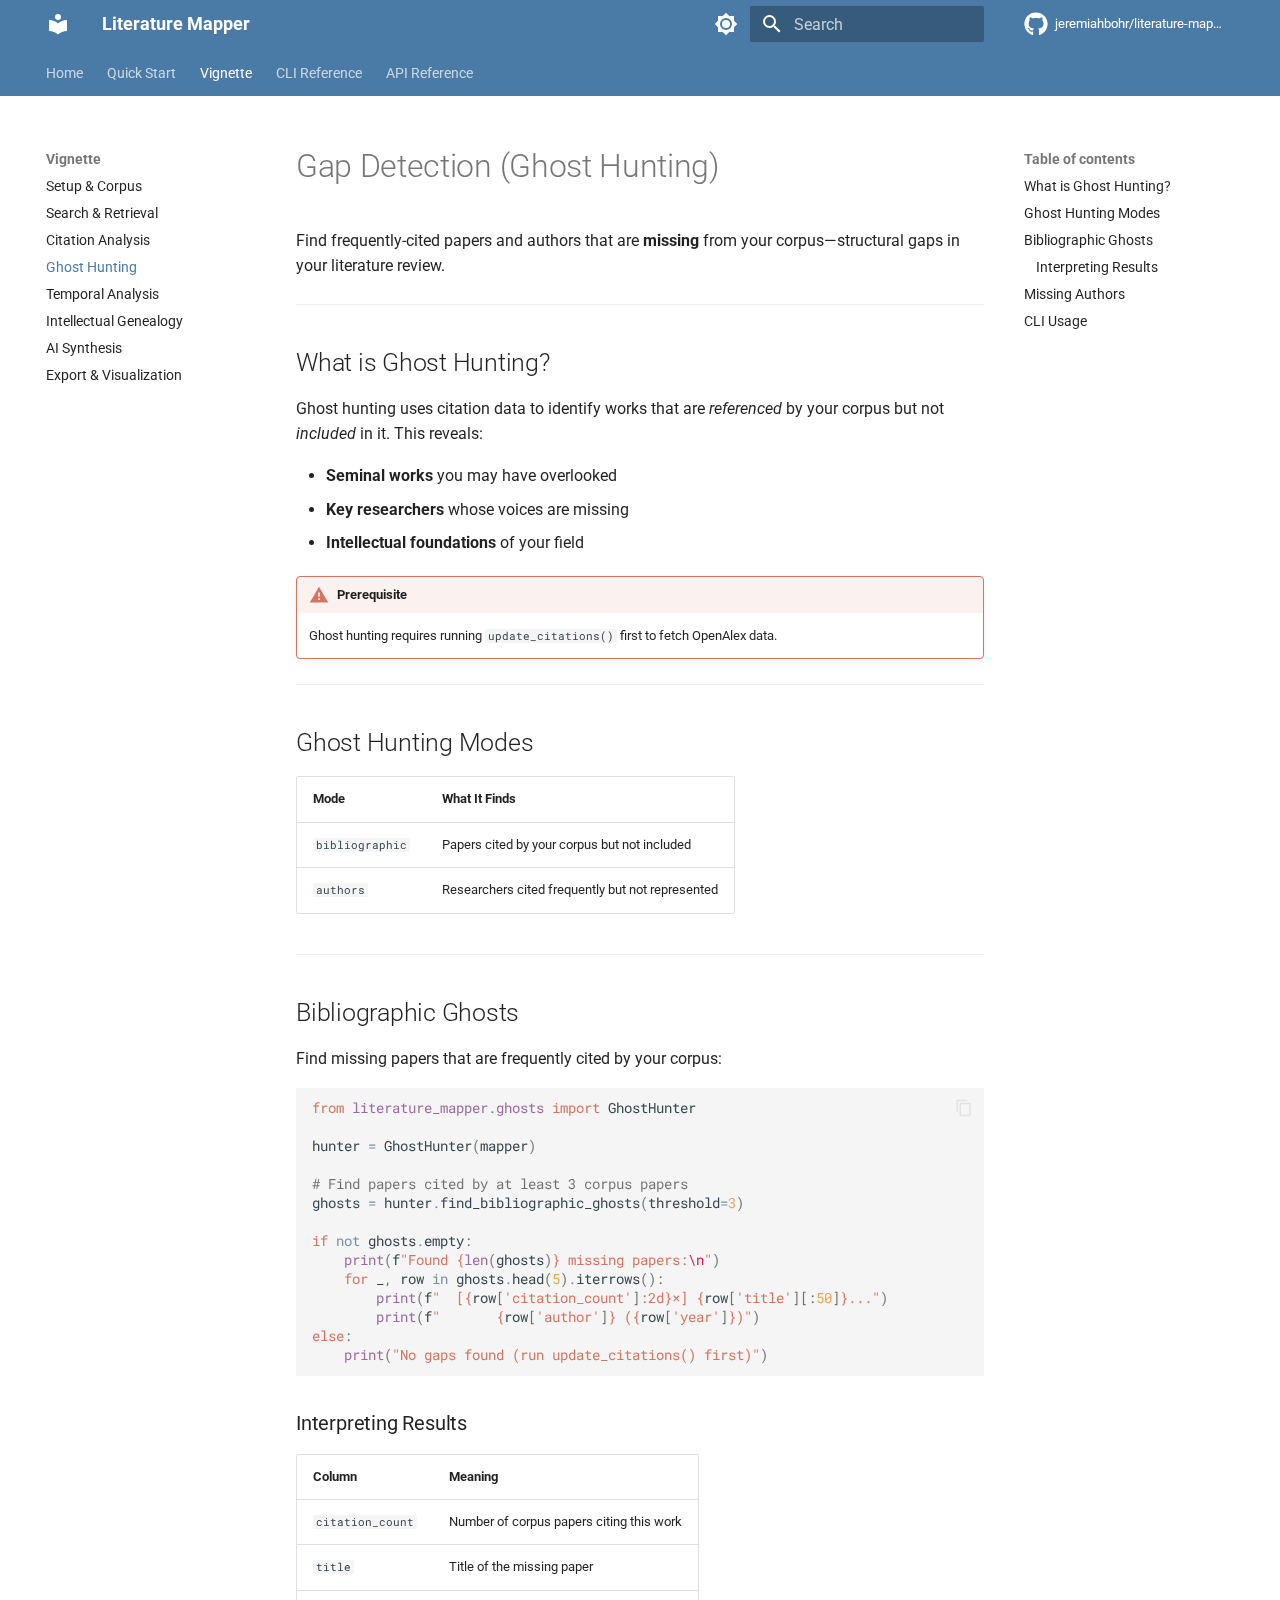
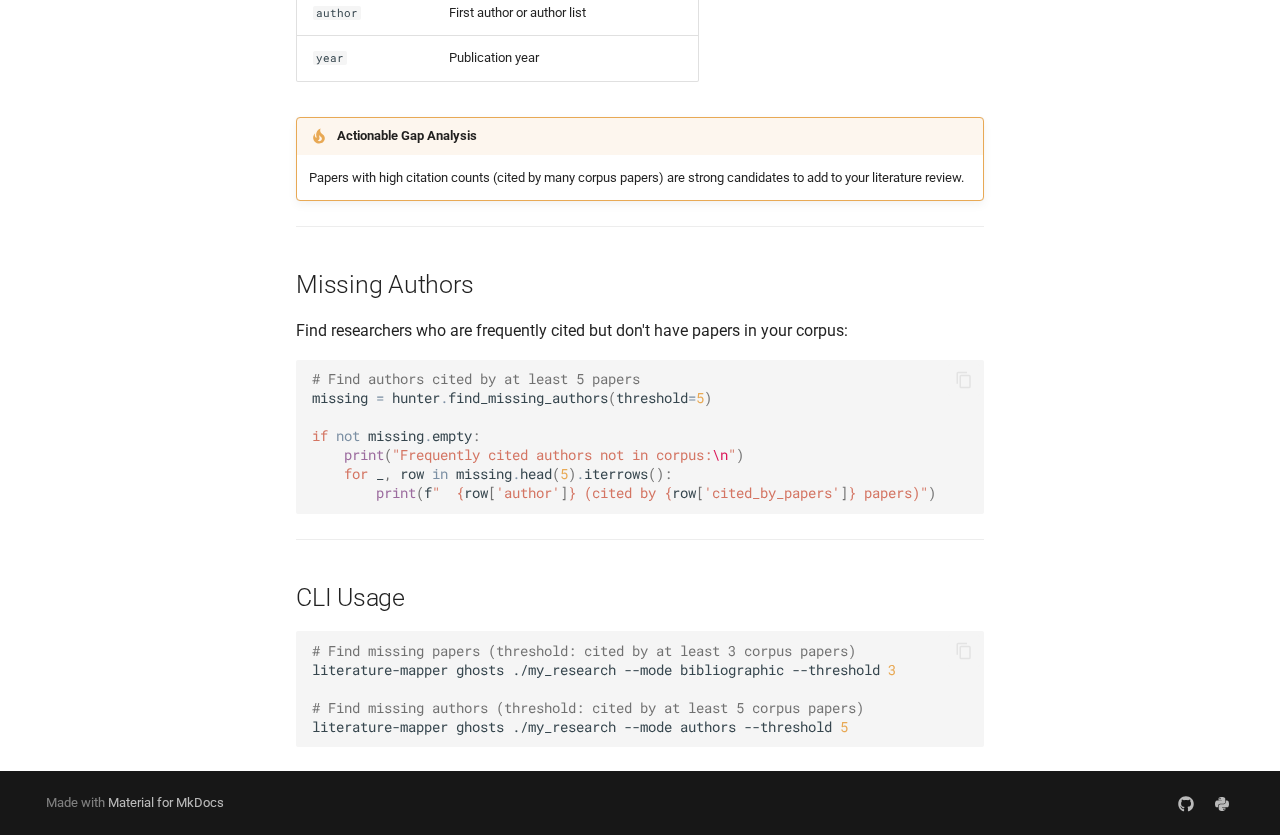
<file: vignette/ghosts/index.html>
<!doctype html>
<html lang="en" class="no-js">
  <head>
    
      <meta charset="utf-8">
      <meta name="viewport" content="width=device-width,initial-scale=1">
      
        <meta name="description" content="Find missing papers and authors in your literature review using Ghost Hunting. Identify structural gaps in your corpus.">
      
      
        <meta name="author" content="Jeremiah Bohr">
      
      
        <link rel="canonical" href="https://jeremiahbohr.github.io/literature-mapper/vignette/ghosts/">
      
      
        <link rel="prev" href="../citations/">
      
      
        <link rel="next" href="../temporal/">
      
      
        
      
      
      <link rel="icon" href="../../assets/images/favicon.png">
      <meta name="generator" content="mkdocs-1.6.1, mkdocs-material-9.7.1">
    
    
      
        <title>Ghost Hunting - Literature Mapper</title>
      
    
    
      <link rel="stylesheet" href="../../assets/stylesheets/main.484c7ddc.min.css">
      
        
        <link rel="stylesheet" href="../../assets/stylesheets/palette.ab4e12ef.min.css">
      
      


    
    
      
    
    
      
        
        
        <link rel="preconnect" href="https://fonts.gstatic.com" crossorigin>
        <link rel="stylesheet" href="https://fonts.googleapis.com/css?family=Roboto:300,300i,400,400i,700,700i%7CRoboto+Mono:400,400i,700,700i&display=fallback">
        <style>:root{--md-text-font:"Roboto";--md-code-font:"Roboto Mono"}</style>
      
    
    
      <link rel="stylesheet" href="../../stylesheets/extra.css">
    
    <script>__md_scope=new URL("../..",location),__md_hash=e=>[...e].reduce(((e,_)=>(e<<5)-e+_.charCodeAt(0)),0),__md_get=(e,_=localStorage,t=__md_scope)=>JSON.parse(_.getItem(t.pathname+"."+e)),__md_set=(e,_,t=localStorage,a=__md_scope)=>{try{t.setItem(a.pathname+"."+e,JSON.stringify(_))}catch(e){}}</script>
    
      

    
    
  </head>
  
  
    
    
      
    
    
    
    
    <body dir="ltr" data-md-color-scheme="default" data-md-color-primary="indigo" data-md-color-accent="indigo">
  
    
    <input class="md-toggle" data-md-toggle="drawer" type="checkbox" id="__drawer" autocomplete="off">
    <input class="md-toggle" data-md-toggle="search" type="checkbox" id="__search" autocomplete="off">
    <label class="md-overlay" for="__drawer"></label>
    <div data-md-component="skip">
      
        
        <a href="#gap-detection-ghost-hunting" class="md-skip">
          Skip to content
        </a>
      
    </div>
    <div data-md-component="announce">
      
    </div>
    
    
      

<header class="md-header" data-md-component="header">
  <nav class="md-header__inner md-grid" aria-label="Header">
    <a href="../.." title="Literature Mapper" class="md-header__button md-logo" aria-label="Literature Mapper" data-md-component="logo">
      
  
  <svg xmlns="http://www.w3.org/2000/svg" viewBox="0 0 24 24"><path d="M12 8a3 3 0 0 0 3-3 3 3 0 0 0-3-3 3 3 0 0 0-3 3 3 3 0 0 0 3 3m0 3.54C9.64 9.35 6.5 8 3 8v11c3.5 0 6.64 1.35 9 3.54 2.36-2.19 5.5-3.54 9-3.54V8c-3.5 0-6.64 1.35-9 3.54"/></svg>

    </a>
    <label class="md-header__button md-icon" for="__drawer">
      
      <svg xmlns="http://www.w3.org/2000/svg" viewBox="0 0 24 24"><path d="M3 6h18v2H3zm0 5h18v2H3zm0 5h18v2H3z"/></svg>
    </label>
    <div class="md-header__title" data-md-component="header-title">
      <div class="md-header__ellipsis">
        <div class="md-header__topic">
          <span class="md-ellipsis">
            Literature Mapper
          </span>
        </div>
        <div class="md-header__topic" data-md-component="header-topic">
          <span class="md-ellipsis">
            
              Ghost Hunting
            
          </span>
        </div>
      </div>
    </div>
    
      
        <form class="md-header__option" data-md-component="palette">
  
    
    
    
    <input class="md-option" data-md-color-media="" data-md-color-scheme="default" data-md-color-primary="indigo" data-md-color-accent="indigo"  aria-label="Switch to dark mode"  type="radio" name="__palette" id="__palette_0">
    
      <label class="md-header__button md-icon" title="Switch to dark mode" for="__palette_1" hidden>
        <svg xmlns="http://www.w3.org/2000/svg" viewBox="0 0 24 24"><path d="M12 8a4 4 0 0 0-4 4 4 4 0 0 0 4 4 4 4 0 0 0 4-4 4 4 0 0 0-4-4m0 10a6 6 0 0 1-6-6 6 6 0 0 1 6-6 6 6 0 0 1 6 6 6 6 0 0 1-6 6m8-9.31V4h-4.69L12 .69 8.69 4H4v4.69L.69 12 4 15.31V20h4.69L12 23.31 15.31 20H20v-4.69L23.31 12z"/></svg>
      </label>
    
  
    
    
    
    <input class="md-option" data-md-color-media="" data-md-color-scheme="slate" data-md-color-primary="indigo" data-md-color-accent="indigo"  aria-label="Switch to light mode"  type="radio" name="__palette" id="__palette_1">
    
      <label class="md-header__button md-icon" title="Switch to light mode" for="__palette_0" hidden>
        <svg xmlns="http://www.w3.org/2000/svg" viewBox="0 0 24 24"><path d="M12 18c-.89 0-1.74-.2-2.5-.55C11.56 16.5 13 14.42 13 12s-1.44-4.5-3.5-5.45C10.26 6.2 11.11 6 12 6a6 6 0 0 1 6 6 6 6 0 0 1-6 6m8-9.31V4h-4.69L12 .69 8.69 4H4v4.69L.69 12 4 15.31V20h4.69L12 23.31 15.31 20H20v-4.69L23.31 12z"/></svg>
      </label>
    
  
</form>
      
    
    
      <script>var palette=__md_get("__palette");if(palette&&palette.color){if("(prefers-color-scheme)"===palette.color.media){var media=matchMedia("(prefers-color-scheme: light)"),input=document.querySelector(media.matches?"[data-md-color-media='(prefers-color-scheme: light)']":"[data-md-color-media='(prefers-color-scheme: dark)']");palette.color.media=input.getAttribute("data-md-color-media"),palette.color.scheme=input.getAttribute("data-md-color-scheme"),palette.color.primary=input.getAttribute("data-md-color-primary"),palette.color.accent=input.getAttribute("data-md-color-accent")}for(var[key,value]of Object.entries(palette.color))document.body.setAttribute("data-md-color-"+key,value)}</script>
    
    
    
      
      
        <label class="md-header__button md-icon" for="__search">
          
          <svg xmlns="http://www.w3.org/2000/svg" viewBox="0 0 24 24"><path d="M9.5 3A6.5 6.5 0 0 1 16 9.5c0 1.61-.59 3.09-1.56 4.23l.27.27h.79l5 5-1.5 1.5-5-5v-.79l-.27-.27A6.52 6.52 0 0 1 9.5 16 6.5 6.5 0 0 1 3 9.5 6.5 6.5 0 0 1 9.5 3m0 2C7 5 5 7 5 9.5S7 14 9.5 14 14 12 14 9.5 12 5 9.5 5"/></svg>
        </label>
        <div class="md-search" data-md-component="search" role="dialog">
  <label class="md-search__overlay" for="__search"></label>
  <div class="md-search__inner" role="search">
    <form class="md-search__form" name="search">
      <input type="text" class="md-search__input" name="query" aria-label="Search" placeholder="Search" autocapitalize="off" autocorrect="off" autocomplete="off" spellcheck="false" data-md-component="search-query" required>
      <label class="md-search__icon md-icon" for="__search">
        
        <svg xmlns="http://www.w3.org/2000/svg" viewBox="0 0 24 24"><path d="M9.5 3A6.5 6.5 0 0 1 16 9.5c0 1.61-.59 3.09-1.56 4.23l.27.27h.79l5 5-1.5 1.5-5-5v-.79l-.27-.27A6.52 6.52 0 0 1 9.5 16 6.5 6.5 0 0 1 3 9.5 6.5 6.5 0 0 1 9.5 3m0 2C7 5 5 7 5 9.5S7 14 9.5 14 14 12 14 9.5 12 5 9.5 5"/></svg>
        
        <svg xmlns="http://www.w3.org/2000/svg" viewBox="0 0 24 24"><path d="M20 11v2H8l5.5 5.5-1.42 1.42L4.16 12l7.92-7.92L13.5 5.5 8 11z"/></svg>
      </label>
      <nav class="md-search__options" aria-label="Search">
        
        <button type="reset" class="md-search__icon md-icon" title="Clear" aria-label="Clear" tabindex="-1">
          
          <svg xmlns="http://www.w3.org/2000/svg" viewBox="0 0 24 24"><path d="M19 6.41 17.59 5 12 10.59 6.41 5 5 6.41 10.59 12 5 17.59 6.41 19 12 13.41 17.59 19 19 17.59 13.41 12z"/></svg>
        </button>
      </nav>
      
        <div class="md-search__suggest" data-md-component="search-suggest"></div>
      
    </form>
    <div class="md-search__output">
      <div class="md-search__scrollwrap" tabindex="0" data-md-scrollfix>
        <div class="md-search-result" data-md-component="search-result">
          <div class="md-search-result__meta">
            Initializing search
          </div>
          <ol class="md-search-result__list" role="presentation"></ol>
        </div>
      </div>
    </div>
  </div>
</div>
      
    
    
      <div class="md-header__source">
        <a href="https://github.com/jeremiahbohr/literature-mapper" title="Go to repository" class="md-source" data-md-component="source">
  <div class="md-source__icon md-icon">
    
    <svg xmlns="http://www.w3.org/2000/svg" viewBox="0 0 512 512"><!--! Font Awesome Free 7.1.0 by @fontawesome - https://fontawesome.com License - https://fontawesome.com/license/free (Icons: CC BY 4.0, Fonts: SIL OFL 1.1, Code: MIT License) Copyright 2025 Fonticons, Inc.--><path d="M173.9 397.4c0 2-2.3 3.6-5.2 3.6-3.3.3-5.6-1.3-5.6-3.6 0-2 2.3-3.6 5.2-3.6 3-.3 5.6 1.3 5.6 3.6m-31.1-4.5c-.7 2 1.3 4.3 4.3 4.9 2.6 1 5.6 0 6.2-2s-1.3-4.3-4.3-5.2c-2.6-.7-5.5.3-6.2 2.3m44.2-1.7c-2.9.7-4.9 2.6-4.6 4.9.3 2 2.9 3.3 5.9 2.6 2.9-.7 4.9-2.6 4.6-4.6-.3-1.9-3-3.2-5.9-2.9M252.8 8C114.1 8 8 113.3 8 252c0 110.9 69.8 205.8 169.5 239.2 12.8 2.3 17.3-5.6 17.3-12.1 0-6.2-.3-40.4-.3-61.4 0 0-70 15-84.7-29.8 0 0-11.4-29.1-27.8-36.6 0 0-22.9-15.7 1.6-15.4 0 0 24.9 2 38.6 25.8 21.9 38.6 58.6 27.5 72.9 20.9 2.3-16 8.8-27.1 16-33.7-55.9-6.2-112.3-14.3-112.3-110.5 0-27.5 7.6-41.3 23.6-58.9-2.6-6.5-11.1-33.3 2.6-67.9 20.9-6.5 69 27 69 27 20-5.6 41.5-8.5 62.8-8.5s42.8 2.9 62.8 8.5c0 0 48.1-33.6 69-27 13.7 34.7 5.2 61.4 2.6 67.9 16 17.7 25.8 31.5 25.8 58.9 0 96.5-58.9 104.2-114.8 110.5 9.2 7.9 17 22.9 17 46.4 0 33.7-.3 75.4-.3 83.6 0 6.5 4.6 14.4 17.3 12.1C436.2 457.8 504 362.9 504 252 504 113.3 391.5 8 252.8 8M105.2 352.9c-1.3 1-1 3.3.7 5.2 1.6 1.6 3.9 2.3 5.2 1 1.3-1 1-3.3-.7-5.2-1.6-1.6-3.9-2.3-5.2-1m-10.8-8.1c-.7 1.3.3 2.9 2.3 3.9 1.6 1 3.6.7 4.3-.7.7-1.3-.3-2.9-2.3-3.9-2-.6-3.6-.3-4.3.7m32.4 35.6c-1.6 1.3-1 4.3 1.3 6.2 2.3 2.3 5.2 2.6 6.5 1 1.3-1.3.7-4.3-1.3-6.2-2.2-2.3-5.2-2.6-6.5-1m-11.4-14.7c-1.6 1-1.6 3.6 0 5.9s4.3 3.3 5.6 2.3c1.6-1.3 1.6-3.9 0-6.2-1.4-2.3-4-3.3-5.6-2"/></svg>
  </div>
  <div class="md-source__repository">
    jeremiahbohr/literature-mapper
  </div>
</a>
      </div>
    
  </nav>
  
</header>
    
    <div class="md-container" data-md-component="container">
      
      
        
          
            
<nav class="md-tabs" aria-label="Tabs" data-md-component="tabs">
  <div class="md-grid">
    <ul class="md-tabs__list">
      
        
  
  
  
  
    <li class="md-tabs__item">
      <a href="../.." class="md-tabs__link">
        
  
  
    
  
  Home

      </a>
    </li>
  

      
        
  
  
  
  
    <li class="md-tabs__item">
      <a href="../../quickstart/" class="md-tabs__link">
        
  
  
    
  
  Quick Start

      </a>
    </li>
  

      
        
  
  
  
    
  
  
    
    
      <li class="md-tabs__item md-tabs__item--active">
        <a href="../setup/" class="md-tabs__link">
          
  
  
  Vignette

        </a>
      </li>
    
  

      
        
  
  
  
  
    <li class="md-tabs__item">
      <a href="../../cli/" class="md-tabs__link">
        
  
  
    
  
  CLI Reference

      </a>
    </li>
  

      
        
  
  
  
  
    <li class="md-tabs__item">
      <a href="../../api/" class="md-tabs__link">
        
  
  
    
  
  API Reference

      </a>
    </li>
  

      
    </ul>
  </div>
</nav>
          
        
      
      <main class="md-main" data-md-component="main">
        <div class="md-main__inner md-grid">
          
            
              
              <div class="md-sidebar md-sidebar--primary" data-md-component="sidebar" data-md-type="navigation" >
                <div class="md-sidebar__scrollwrap">
                  <div class="md-sidebar__inner">
                    


  


<nav class="md-nav md-nav--primary md-nav--lifted" aria-label="Navigation" data-md-level="0">
  <label class="md-nav__title" for="__drawer">
    <a href="../.." title="Literature Mapper" class="md-nav__button md-logo" aria-label="Literature Mapper" data-md-component="logo">
      
  
  <svg xmlns="http://www.w3.org/2000/svg" viewBox="0 0 24 24"><path d="M12 8a3 3 0 0 0 3-3 3 3 0 0 0-3-3 3 3 0 0 0-3 3 3 3 0 0 0 3 3m0 3.54C9.64 9.35 6.5 8 3 8v11c3.5 0 6.64 1.35 9 3.54 2.36-2.19 5.5-3.54 9-3.54V8c-3.5 0-6.64 1.35-9 3.54"/></svg>

    </a>
    Literature Mapper
  </label>
  
    <div class="md-nav__source">
      <a href="https://github.com/jeremiahbohr/literature-mapper" title="Go to repository" class="md-source" data-md-component="source">
  <div class="md-source__icon md-icon">
    
    <svg xmlns="http://www.w3.org/2000/svg" viewBox="0 0 512 512"><!--! Font Awesome Free 7.1.0 by @fontawesome - https://fontawesome.com License - https://fontawesome.com/license/free (Icons: CC BY 4.0, Fonts: SIL OFL 1.1, Code: MIT License) Copyright 2025 Fonticons, Inc.--><path d="M173.9 397.4c0 2-2.3 3.6-5.2 3.6-3.3.3-5.6-1.3-5.6-3.6 0-2 2.3-3.6 5.2-3.6 3-.3 5.6 1.3 5.6 3.6m-31.1-4.5c-.7 2 1.3 4.3 4.3 4.9 2.6 1 5.6 0 6.2-2s-1.3-4.3-4.3-5.2c-2.6-.7-5.5.3-6.2 2.3m44.2-1.7c-2.9.7-4.9 2.6-4.6 4.9.3 2 2.9 3.3 5.9 2.6 2.9-.7 4.9-2.6 4.6-4.6-.3-1.9-3-3.2-5.9-2.9M252.8 8C114.1 8 8 113.3 8 252c0 110.9 69.8 205.8 169.5 239.2 12.8 2.3 17.3-5.6 17.3-12.1 0-6.2-.3-40.4-.3-61.4 0 0-70 15-84.7-29.8 0 0-11.4-29.1-27.8-36.6 0 0-22.9-15.7 1.6-15.4 0 0 24.9 2 38.6 25.8 21.9 38.6 58.6 27.5 72.9 20.9 2.3-16 8.8-27.1 16-33.7-55.9-6.2-112.3-14.3-112.3-110.5 0-27.5 7.6-41.3 23.6-58.9-2.6-6.5-11.1-33.3 2.6-67.9 20.9-6.5 69 27 69 27 20-5.6 41.5-8.5 62.8-8.5s42.8 2.9 62.8 8.5c0 0 48.1-33.6 69-27 13.7 34.7 5.2 61.4 2.6 67.9 16 17.7 25.8 31.5 25.8 58.9 0 96.5-58.9 104.2-114.8 110.5 9.2 7.9 17 22.9 17 46.4 0 33.7-.3 75.4-.3 83.6 0 6.5 4.6 14.4 17.3 12.1C436.2 457.8 504 362.9 504 252 504 113.3 391.5 8 252.8 8M105.2 352.9c-1.3 1-1 3.3.7 5.2 1.6 1.6 3.9 2.3 5.2 1 1.3-1 1-3.3-.7-5.2-1.6-1.6-3.9-2.3-5.2-1m-10.8-8.1c-.7 1.3.3 2.9 2.3 3.9 1.6 1 3.6.7 4.3-.7.7-1.3-.3-2.9-2.3-3.9-2-.6-3.6-.3-4.3.7m32.4 35.6c-1.6 1.3-1 4.3 1.3 6.2 2.3 2.3 5.2 2.6 6.5 1 1.3-1.3.7-4.3-1.3-6.2-2.2-2.3-5.2-2.6-6.5-1m-11.4-14.7c-1.6 1-1.6 3.6 0 5.9s4.3 3.3 5.6 2.3c1.6-1.3 1.6-3.9 0-6.2-1.4-2.3-4-3.3-5.6-2"/></svg>
  </div>
  <div class="md-source__repository">
    jeremiahbohr/literature-mapper
  </div>
</a>
    </div>
  
  <ul class="md-nav__list" data-md-scrollfix>
    
      
      
  
  
  
  
    <li class="md-nav__item">
      <a href="../.." class="md-nav__link">
        
  
  
  <span class="md-ellipsis">
    
  
    Home
  

    
  </span>
  
  

      </a>
    </li>
  

    
      
      
  
  
  
  
    <li class="md-nav__item">
      <a href="../../quickstart/" class="md-nav__link">
        
  
  
  <span class="md-ellipsis">
    
  
    Quick Start
  

    
  </span>
  
  

      </a>
    </li>
  

    
      
      
  
  
    
  
  
  
    
    
    
    
      
        
        
      
      
        
      
    
    
    <li class="md-nav__item md-nav__item--active md-nav__item--section md-nav__item--nested">
      
        
        
        <input class="md-nav__toggle md-toggle " type="checkbox" id="__nav_3" checked>
        
          
          <label class="md-nav__link" for="__nav_3" id="__nav_3_label" tabindex="">
            
  
  
  <span class="md-ellipsis">
    
  
    Vignette
  

    
  </span>
  
  

            <span class="md-nav__icon md-icon"></span>
          </label>
        
        <nav class="md-nav" data-md-level="1" aria-labelledby="__nav_3_label" aria-expanded="true">
          <label class="md-nav__title" for="__nav_3">
            <span class="md-nav__icon md-icon"></span>
            
  
    Vignette
  

          </label>
          <ul class="md-nav__list" data-md-scrollfix>
            
              
                
  
  
  
  
    <li class="md-nav__item">
      <a href="../setup/" class="md-nav__link">
        
  
  
  <span class="md-ellipsis">
    
  
    Setup & Corpus
  

    
  </span>
  
  

      </a>
    </li>
  

              
            
              
                
  
  
  
  
    <li class="md-nav__item">
      <a href="../search/" class="md-nav__link">
        
  
  
  <span class="md-ellipsis">
    
  
    Search & Retrieval
  

    
  </span>
  
  

      </a>
    </li>
  

              
            
              
                
  
  
  
  
    <li class="md-nav__item">
      <a href="../citations/" class="md-nav__link">
        
  
  
  <span class="md-ellipsis">
    
  
    Citation Analysis
  

    
  </span>
  
  

      </a>
    </li>
  

              
            
              
                
  
  
    
  
  
  
    <li class="md-nav__item md-nav__item--active">
      
      <input class="md-nav__toggle md-toggle" type="checkbox" id="__toc">
      
      
        
      
      
        <label class="md-nav__link md-nav__link--active" for="__toc">
          
  
  
  <span class="md-ellipsis">
    
  
    Ghost Hunting
  

    
  </span>
  
  

          <span class="md-nav__icon md-icon"></span>
        </label>
      
      <a href="./" class="md-nav__link md-nav__link--active">
        
  
  
  <span class="md-ellipsis">
    
  
    Ghost Hunting
  

    
  </span>
  
  

      </a>
      
        

<nav class="md-nav md-nav--secondary" aria-label="Table of contents">
  
  
  
    
  
  
    <label class="md-nav__title" for="__toc">
      <span class="md-nav__icon md-icon"></span>
      Table of contents
    </label>
    <ul class="md-nav__list" data-md-component="toc" data-md-scrollfix>
      
        <li class="md-nav__item">
  <a href="#what-is-ghost-hunting" class="md-nav__link">
    <span class="md-ellipsis">
      
        What is Ghost Hunting?
      
    </span>
  </a>
  
</li>
      
        <li class="md-nav__item">
  <a href="#ghost-hunting-modes" class="md-nav__link">
    <span class="md-ellipsis">
      
        Ghost Hunting Modes
      
    </span>
  </a>
  
</li>
      
        <li class="md-nav__item">
  <a href="#bibliographic-ghosts" class="md-nav__link">
    <span class="md-ellipsis">
      
        Bibliographic Ghosts
      
    </span>
  </a>
  
    <nav class="md-nav" aria-label="Bibliographic Ghosts">
      <ul class="md-nav__list">
        
          <li class="md-nav__item">
  <a href="#interpreting-results" class="md-nav__link">
    <span class="md-ellipsis">
      
        Interpreting Results
      
    </span>
  </a>
  
</li>
        
      </ul>
    </nav>
  
</li>
      
        <li class="md-nav__item">
  <a href="#missing-authors" class="md-nav__link">
    <span class="md-ellipsis">
      
        Missing Authors
      
    </span>
  </a>
  
</li>
      
        <li class="md-nav__item">
  <a href="#cli-usage" class="md-nav__link">
    <span class="md-ellipsis">
      
        CLI Usage
      
    </span>
  </a>
  
</li>
      
    </ul>
  
</nav>
      
    </li>
  

              
            
              
                
  
  
  
  
    <li class="md-nav__item">
      <a href="../temporal/" class="md-nav__link">
        
  
  
  <span class="md-ellipsis">
    
  
    Temporal Analysis
  

    
  </span>
  
  

      </a>
    </li>
  

              
            
              
                
  
  
  
  
    <li class="md-nav__item">
      <a href="../genealogy/" class="md-nav__link">
        
  
  
  <span class="md-ellipsis">
    
  
    Intellectual Genealogy
  

    
  </span>
  
  

      </a>
    </li>
  

              
            
              
                
  
  
  
  
    <li class="md-nav__item">
      <a href="../synthesis/" class="md-nav__link">
        
  
  
  <span class="md-ellipsis">
    
  
    AI Synthesis
  

    
  </span>
  
  

      </a>
    </li>
  

              
            
              
                
  
  
  
  
    <li class="md-nav__item">
      <a href="../export/" class="md-nav__link">
        
  
  
  <span class="md-ellipsis">
    
  
    Export & Visualization
  

    
  </span>
  
  

      </a>
    </li>
  

              
            
          </ul>
        </nav>
      
    </li>
  

    
      
      
  
  
  
  
    <li class="md-nav__item">
      <a href="../../cli/" class="md-nav__link">
        
  
  
  <span class="md-ellipsis">
    
  
    CLI Reference
  

    
  </span>
  
  

      </a>
    </li>
  

    
      
      
  
  
  
  
    <li class="md-nav__item">
      <a href="../../api/" class="md-nav__link">
        
  
  
  <span class="md-ellipsis">
    
  
    API Reference
  

    
  </span>
  
  

      </a>
    </li>
  

    
  </ul>
</nav>
                  </div>
                </div>
              </div>
            
            
              
              <div class="md-sidebar md-sidebar--secondary" data-md-component="sidebar" data-md-type="toc" >
                <div class="md-sidebar__scrollwrap">
                  <div class="md-sidebar__inner">
                    

<nav class="md-nav md-nav--secondary" aria-label="Table of contents">
  
  
  
    
  
  
    <label class="md-nav__title" for="__toc">
      <span class="md-nav__icon md-icon"></span>
      Table of contents
    </label>
    <ul class="md-nav__list" data-md-component="toc" data-md-scrollfix>
      
        <li class="md-nav__item">
  <a href="#what-is-ghost-hunting" class="md-nav__link">
    <span class="md-ellipsis">
      
        What is Ghost Hunting?
      
    </span>
  </a>
  
</li>
      
        <li class="md-nav__item">
  <a href="#ghost-hunting-modes" class="md-nav__link">
    <span class="md-ellipsis">
      
        Ghost Hunting Modes
      
    </span>
  </a>
  
</li>
      
        <li class="md-nav__item">
  <a href="#bibliographic-ghosts" class="md-nav__link">
    <span class="md-ellipsis">
      
        Bibliographic Ghosts
      
    </span>
  </a>
  
    <nav class="md-nav" aria-label="Bibliographic Ghosts">
      <ul class="md-nav__list">
        
          <li class="md-nav__item">
  <a href="#interpreting-results" class="md-nav__link">
    <span class="md-ellipsis">
      
        Interpreting Results
      
    </span>
  </a>
  
</li>
        
      </ul>
    </nav>
  
</li>
      
        <li class="md-nav__item">
  <a href="#missing-authors" class="md-nav__link">
    <span class="md-ellipsis">
      
        Missing Authors
      
    </span>
  </a>
  
</li>
      
        <li class="md-nav__item">
  <a href="#cli-usage" class="md-nav__link">
    <span class="md-ellipsis">
      
        CLI Usage
      
    </span>
  </a>
  
</li>
      
    </ul>
  
</nav>
                  </div>
                </div>
              </div>
            
          
          
            <div class="md-content" data-md-component="content">
              
              <article class="md-content__inner md-typeset">
                
                  


  
  


<h1 id="gap-detection-ghost-hunting">Gap Detection (Ghost Hunting)<a class="headerlink" href="#gap-detection-ghost-hunting" title="Permanent link">&para;</a></h1>
<p>Find frequently-cited papers and authors that are <strong>missing</strong> from your corpus—structural gaps in your literature review.</p>
<hr />
<h2 id="what-is-ghost-hunting">What is Ghost Hunting?<a class="headerlink" href="#what-is-ghost-hunting" title="Permanent link">&para;</a></h2>
<p>Ghost hunting uses citation data to identify works that are <em>referenced</em> by your corpus but not <em>included</em> in it. This reveals:</p>
<ul>
<li><strong>Seminal works</strong> you may have overlooked</li>
<li><strong>Key researchers</strong> whose voices are missing</li>
<li><strong>Intellectual foundations</strong> of your field</li>
</ul>
<div class="admonition warning">
<p class="admonition-title">Prerequisite</p>
<p>Ghost hunting requires running <code>update_citations()</code> first to fetch OpenAlex data.</p>
</div>
<hr />
<h2 id="ghost-hunting-modes">Ghost Hunting Modes<a class="headerlink" href="#ghost-hunting-modes" title="Permanent link">&para;</a></h2>
<table>
<thead>
<tr>
<th style="text-align: left;">Mode</th>
<th style="text-align: left;">What It Finds</th>
</tr>
</thead>
<tbody>
<tr>
<td style="text-align: left;"><code>bibliographic</code></td>
<td style="text-align: left;">Papers cited by your corpus but not included</td>
</tr>
<tr>
<td style="text-align: left;"><code>authors</code></td>
<td style="text-align: left;">Researchers cited frequently but not represented</td>
</tr>
</tbody>
</table>
<hr />
<h2 id="bibliographic-ghosts">Bibliographic Ghosts<a class="headerlink" href="#bibliographic-ghosts" title="Permanent link">&para;</a></h2>
<p>Find missing papers that are frequently cited by your corpus:</p>
<div class="highlight"><pre><span></span><code><a id="__codelineno-0-1" name="__codelineno-0-1" href="#__codelineno-0-1"></a><span class="kn">from</span><span class="w"> </span><span class="nn">literature_mapper.ghosts</span><span class="w"> </span><span class="kn">import</span> <span class="n">GhostHunter</span>
<a id="__codelineno-0-2" name="__codelineno-0-2" href="#__codelineno-0-2"></a>
<a id="__codelineno-0-3" name="__codelineno-0-3" href="#__codelineno-0-3"></a><span class="n">hunter</span> <span class="o">=</span> <span class="n">GhostHunter</span><span class="p">(</span><span class="n">mapper</span><span class="p">)</span>
<a id="__codelineno-0-4" name="__codelineno-0-4" href="#__codelineno-0-4"></a>
<a id="__codelineno-0-5" name="__codelineno-0-5" href="#__codelineno-0-5"></a><span class="c1"># Find papers cited by at least 3 corpus papers</span>
<a id="__codelineno-0-6" name="__codelineno-0-6" href="#__codelineno-0-6"></a><span class="n">ghosts</span> <span class="o">=</span> <span class="n">hunter</span><span class="o">.</span><span class="n">find_bibliographic_ghosts</span><span class="p">(</span><span class="n">threshold</span><span class="o">=</span><span class="mi">3</span><span class="p">)</span>
<a id="__codelineno-0-7" name="__codelineno-0-7" href="#__codelineno-0-7"></a>
<a id="__codelineno-0-8" name="__codelineno-0-8" href="#__codelineno-0-8"></a><span class="k">if</span> <span class="ow">not</span> <span class="n">ghosts</span><span class="o">.</span><span class="n">empty</span><span class="p">:</span>
<a id="__codelineno-0-9" name="__codelineno-0-9" href="#__codelineno-0-9"></a>    <span class="nb">print</span><span class="p">(</span><span class="sa">f</span><span class="s2">&quot;Found </span><span class="si">{</span><span class="nb">len</span><span class="p">(</span><span class="n">ghosts</span><span class="p">)</span><span class="si">}</span><span class="s2"> missing papers:</span><span class="se">\n</span><span class="s2">&quot;</span><span class="p">)</span>
<a id="__codelineno-0-10" name="__codelineno-0-10" href="#__codelineno-0-10"></a>    <span class="k">for</span> <span class="n">_</span><span class="p">,</span> <span class="n">row</span> <span class="ow">in</span> <span class="n">ghosts</span><span class="o">.</span><span class="n">head</span><span class="p">(</span><span class="mi">5</span><span class="p">)</span><span class="o">.</span><span class="n">iterrows</span><span class="p">():</span>
<a id="__codelineno-0-11" name="__codelineno-0-11" href="#__codelineno-0-11"></a>        <span class="nb">print</span><span class="p">(</span><span class="sa">f</span><span class="s2">&quot;  [</span><span class="si">{</span><span class="n">row</span><span class="p">[</span><span class="s1">&#39;citation_count&#39;</span><span class="p">]</span><span class="si">:</span><span class="s2">2d</span><span class="si">}</span><span class="s2">×] </span><span class="si">{</span><span class="n">row</span><span class="p">[</span><span class="s1">&#39;title&#39;</span><span class="p">][:</span><span class="mi">50</span><span class="p">]</span><span class="si">}</span><span class="s2">...&quot;</span><span class="p">)</span>
<a id="__codelineno-0-12" name="__codelineno-0-12" href="#__codelineno-0-12"></a>        <span class="nb">print</span><span class="p">(</span><span class="sa">f</span><span class="s2">&quot;       </span><span class="si">{</span><span class="n">row</span><span class="p">[</span><span class="s1">&#39;author&#39;</span><span class="p">]</span><span class="si">}</span><span class="s2"> (</span><span class="si">{</span><span class="n">row</span><span class="p">[</span><span class="s1">&#39;year&#39;</span><span class="p">]</span><span class="si">}</span><span class="s2">)&quot;</span><span class="p">)</span>
<a id="__codelineno-0-13" name="__codelineno-0-13" href="#__codelineno-0-13"></a><span class="k">else</span><span class="p">:</span>
<a id="__codelineno-0-14" name="__codelineno-0-14" href="#__codelineno-0-14"></a>    <span class="nb">print</span><span class="p">(</span><span class="s2">&quot;No gaps found (run update_citations() first)&quot;</span><span class="p">)</span>
</code></pre></div>
<h3 id="interpreting-results">Interpreting Results<a class="headerlink" href="#interpreting-results" title="Permanent link">&para;</a></h3>
<table>
<thead>
<tr>
<th style="text-align: left;">Column</th>
<th style="text-align: left;">Meaning</th>
</tr>
</thead>
<tbody>
<tr>
<td style="text-align: left;"><code>citation_count</code></td>
<td style="text-align: left;">Number of corpus papers citing this work</td>
</tr>
<tr>
<td style="text-align: left;"><code>title</code></td>
<td style="text-align: left;">Title of the missing paper</td>
</tr>
<tr>
<td style="text-align: left;"><code>author</code></td>
<td style="text-align: left;">First author or author list</td>
</tr>
<tr>
<td style="text-align: left;"><code>year</code></td>
<td style="text-align: left;">Publication year</td>
</tr>
</tbody>
</table>
<div class="admonition tip">
<p class="admonition-title">Actionable Gap Analysis</p>
<p>Papers with high citation counts (cited by many corpus papers) are strong candidates to add to your literature review.</p>
</div>
<hr />
<h2 id="missing-authors">Missing Authors<a class="headerlink" href="#missing-authors" title="Permanent link">&para;</a></h2>
<p>Find researchers who are frequently cited but don't have papers in your corpus:</p>
<div class="highlight"><pre><span></span><code><a id="__codelineno-1-1" name="__codelineno-1-1" href="#__codelineno-1-1"></a><span class="c1"># Find authors cited by at least 5 papers</span>
<a id="__codelineno-1-2" name="__codelineno-1-2" href="#__codelineno-1-2"></a><span class="n">missing</span> <span class="o">=</span> <span class="n">hunter</span><span class="o">.</span><span class="n">find_missing_authors</span><span class="p">(</span><span class="n">threshold</span><span class="o">=</span><span class="mi">5</span><span class="p">)</span>
<a id="__codelineno-1-3" name="__codelineno-1-3" href="#__codelineno-1-3"></a>
<a id="__codelineno-1-4" name="__codelineno-1-4" href="#__codelineno-1-4"></a><span class="k">if</span> <span class="ow">not</span> <span class="n">missing</span><span class="o">.</span><span class="n">empty</span><span class="p">:</span>
<a id="__codelineno-1-5" name="__codelineno-1-5" href="#__codelineno-1-5"></a>    <span class="nb">print</span><span class="p">(</span><span class="s2">&quot;Frequently cited authors not in corpus:</span><span class="se">\n</span><span class="s2">&quot;</span><span class="p">)</span>
<a id="__codelineno-1-6" name="__codelineno-1-6" href="#__codelineno-1-6"></a>    <span class="k">for</span> <span class="n">_</span><span class="p">,</span> <span class="n">row</span> <span class="ow">in</span> <span class="n">missing</span><span class="o">.</span><span class="n">head</span><span class="p">(</span><span class="mi">5</span><span class="p">)</span><span class="o">.</span><span class="n">iterrows</span><span class="p">():</span>
<a id="__codelineno-1-7" name="__codelineno-1-7" href="#__codelineno-1-7"></a>        <span class="nb">print</span><span class="p">(</span><span class="sa">f</span><span class="s2">&quot;  </span><span class="si">{</span><span class="n">row</span><span class="p">[</span><span class="s1">&#39;author&#39;</span><span class="p">]</span><span class="si">}</span><span class="s2"> (cited by </span><span class="si">{</span><span class="n">row</span><span class="p">[</span><span class="s1">&#39;cited_by_papers&#39;</span><span class="p">]</span><span class="si">}</span><span class="s2"> papers)&quot;</span><span class="p">)</span>
</code></pre></div>
<hr />
<h2 id="cli-usage">CLI Usage<a class="headerlink" href="#cli-usage" title="Permanent link">&para;</a></h2>
<div class="highlight"><pre><span></span><code><a id="__codelineno-2-1" name="__codelineno-2-1" href="#__codelineno-2-1"></a><span class="c1"># Find missing papers (threshold: cited by at least 3 corpus papers)</span>
<a id="__codelineno-2-2" name="__codelineno-2-2" href="#__codelineno-2-2"></a>literature-mapper<span class="w"> </span>ghosts<span class="w"> </span>./my_research<span class="w"> </span>--mode<span class="w"> </span>bibliographic<span class="w"> </span>--threshold<span class="w"> </span><span class="m">3</span>
<a id="__codelineno-2-3" name="__codelineno-2-3" href="#__codelineno-2-3"></a>
<a id="__codelineno-2-4" name="__codelineno-2-4" href="#__codelineno-2-4"></a><span class="c1"># Find missing authors (threshold: cited by at least 5 corpus papers)  </span>
<a id="__codelineno-2-5" name="__codelineno-2-5" href="#__codelineno-2-5"></a>literature-mapper<span class="w"> </span>ghosts<span class="w"> </span>./my_research<span class="w"> </span>--mode<span class="w"> </span>authors<span class="w"> </span>--threshold<span class="w"> </span><span class="m">5</span>
</code></pre></div>







  
  






                
              </article>
            </div>
          
          
  <script>var tabs=__md_get("__tabs");if(Array.isArray(tabs))e:for(var set of document.querySelectorAll(".tabbed-set")){var labels=set.querySelector(".tabbed-labels");for(var tab of tabs)for(var label of labels.getElementsByTagName("label"))if(label.innerText.trim()===tab){var input=document.getElementById(label.htmlFor);input.checked=!0;continue e}}</script>

<script>var target=document.getElementById(location.hash.slice(1));target&&target.name&&(target.checked=target.name.startsWith("__tabbed_"))</script>
        </div>
        
          <button type="button" class="md-top md-icon" data-md-component="top" hidden>
  
  <svg xmlns="http://www.w3.org/2000/svg" viewBox="0 0 24 24"><path d="M13 20h-2V8l-5.5 5.5-1.42-1.42L12 4.16l7.92 7.92-1.42 1.42L13 8z"/></svg>
  Back to top
</button>
        
      </main>
      
        <footer class="md-footer">
  
  <div class="md-footer-meta md-typeset">
    <div class="md-footer-meta__inner md-grid">
      <div class="md-copyright">
  
  
    Made with
    <a href="https://squidfunk.github.io/mkdocs-material/" target="_blank" rel="noopener">
      Material for MkDocs
    </a>
  
</div>
      
        
<div class="md-social">
  
    
    
    
    
      
      
    
    <a href="https://github.com/jeremiahbohr/literature-mapper" target="_blank" rel="noopener" title="github.com" class="md-social__link">
      <svg xmlns="http://www.w3.org/2000/svg" viewBox="0 0 512 512"><!--! Font Awesome Free 7.1.0 by @fontawesome - https://fontawesome.com License - https://fontawesome.com/license/free (Icons: CC BY 4.0, Fonts: SIL OFL 1.1, Code: MIT License) Copyright 2025 Fonticons, Inc.--><path d="M173.9 397.4c0 2-2.3 3.6-5.2 3.6-3.3.3-5.6-1.3-5.6-3.6 0-2 2.3-3.6 5.2-3.6 3-.3 5.6 1.3 5.6 3.6m-31.1-4.5c-.7 2 1.3 4.3 4.3 4.9 2.6 1 5.6 0 6.2-2s-1.3-4.3-4.3-5.2c-2.6-.7-5.5.3-6.2 2.3m44.2-1.7c-2.9.7-4.9 2.6-4.6 4.9.3 2 2.9 3.3 5.9 2.6 2.9-.7 4.9-2.6 4.6-4.6-.3-1.9-3-3.2-5.9-2.9M252.8 8C114.1 8 8 113.3 8 252c0 110.9 69.8 205.8 169.5 239.2 12.8 2.3 17.3-5.6 17.3-12.1 0-6.2-.3-40.4-.3-61.4 0 0-70 15-84.7-29.8 0 0-11.4-29.1-27.8-36.6 0 0-22.9-15.7 1.6-15.4 0 0 24.9 2 38.6 25.8 21.9 38.6 58.6 27.5 72.9 20.9 2.3-16 8.8-27.1 16-33.7-55.9-6.2-112.3-14.3-112.3-110.5 0-27.5 7.6-41.3 23.6-58.9-2.6-6.5-11.1-33.3 2.6-67.9 20.9-6.5 69 27 69 27 20-5.6 41.5-8.5 62.8-8.5s42.8 2.9 62.8 8.5c0 0 48.1-33.6 69-27 13.7 34.7 5.2 61.4 2.6 67.9 16 17.7 25.8 31.5 25.8 58.9 0 96.5-58.9 104.2-114.8 110.5 9.2 7.9 17 22.9 17 46.4 0 33.7-.3 75.4-.3 83.6 0 6.5 4.6 14.4 17.3 12.1C436.2 457.8 504 362.9 504 252 504 113.3 391.5 8 252.8 8M105.2 352.9c-1.3 1-1 3.3.7 5.2 1.6 1.6 3.9 2.3 5.2 1 1.3-1 1-3.3-.7-5.2-1.6-1.6-3.9-2.3-5.2-1m-10.8-8.1c-.7 1.3.3 2.9 2.3 3.9 1.6 1 3.6.7 4.3-.7.7-1.3-.3-2.9-2.3-3.9-2-.6-3.6-.3-4.3.7m32.4 35.6c-1.6 1.3-1 4.3 1.3 6.2 2.3 2.3 5.2 2.6 6.5 1 1.3-1.3.7-4.3-1.3-6.2-2.2-2.3-5.2-2.6-6.5-1m-11.4-14.7c-1.6 1-1.6 3.6 0 5.9s4.3 3.3 5.6 2.3c1.6-1.3 1.6-3.9 0-6.2-1.4-2.3-4-3.3-5.6-2"/></svg>
    </a>
  
    
    
    
    
      
      
    
    <a href="https://pypi.org/project/literature-mapper/" target="_blank" rel="noopener" title="pypi.org" class="md-social__link">
      <svg xmlns="http://www.w3.org/2000/svg" viewBox="0 0 448 512"><!--! Font Awesome Free 7.1.0 by @fontawesome - https://fontawesome.com License - https://fontawesome.com/license/free (Icons: CC BY 4.0, Fonts: SIL OFL 1.1, Code: MIT License) Copyright 2025 Fonticons, Inc.--><path d="M439.8 200.5c-7.7-30.9-22.3-54.2-53.4-54.2h-40.1v47.4c0 36.8-31.2 67.8-66.8 67.8H172.7c-29.2 0-53.4 25-53.4 54.3v101.8c0 29 25.2 46 53.4 54.3 33.8 9.9 66.3 11.7 106.8 0 26.9-7.8 53.4-23.5 53.4-54.3v-40.7H226.2v-13.6h160.2c31.1 0 42.6-21.7 53.4-54.2 11.2-33.5 10.7-65.7 0-108.6M286.2 444.7a20.4 20.4 0 1 1 0-40.7 20.4 20.4 0 1 1 0 40.7M167.8 248.1h106.8c29.7 0 53.4-24.5 53.4-54.3V91.9c0-29-24.4-50.7-53.4-55.6-35.8-5.9-74.7-5.6-106.8.1-45.2 8-53.4 24.7-53.4 55.6v40.7h106.9v13.6h-147c-31.1 0-58.3 18.7-66.8 54.2-9.8 40.7-10.2 66.1 0 108.6 7.6 31.6 25.7 54.2 56.8 54.2H101v-48.8c0-35.3 30.5-66.4 66.8-66.4m-6.6-183.4a20.4 20.4 0 1 1 0 40.8 20.4 20.4 0 1 1 0-40.8"/></svg>
    </a>
  
</div>
      
    </div>
  </div>
</footer>
      
    </div>
    <div class="md-dialog" data-md-component="dialog">
      <div class="md-dialog__inner md-typeset"></div>
    </div>
    
    
    
      
      
      <script id="__config" type="application/json">{"annotate": null, "base": "../..", "features": ["navigation.tabs", "navigation.sections", "navigation.expand", "navigation.top", "search.suggest", "search.highlight", "content.code.copy", "content.tabs.link"], "search": "../../assets/javascripts/workers/search.2c215733.min.js", "tags": null, "translations": {"clipboard.copied": "Copied to clipboard", "clipboard.copy": "Copy to clipboard", "search.result.more.one": "1 more on this page", "search.result.more.other": "# more on this page", "search.result.none": "No matching documents", "search.result.one": "1 matching document", "search.result.other": "# matching documents", "search.result.placeholder": "Type to start searching", "search.result.term.missing": "Missing", "select.version": "Select version"}, "version": null}</script>
    
    
      <script src="../../assets/javascripts/bundle.79ae519e.min.js"></script>
      
    
  </body>
</html>
</file>
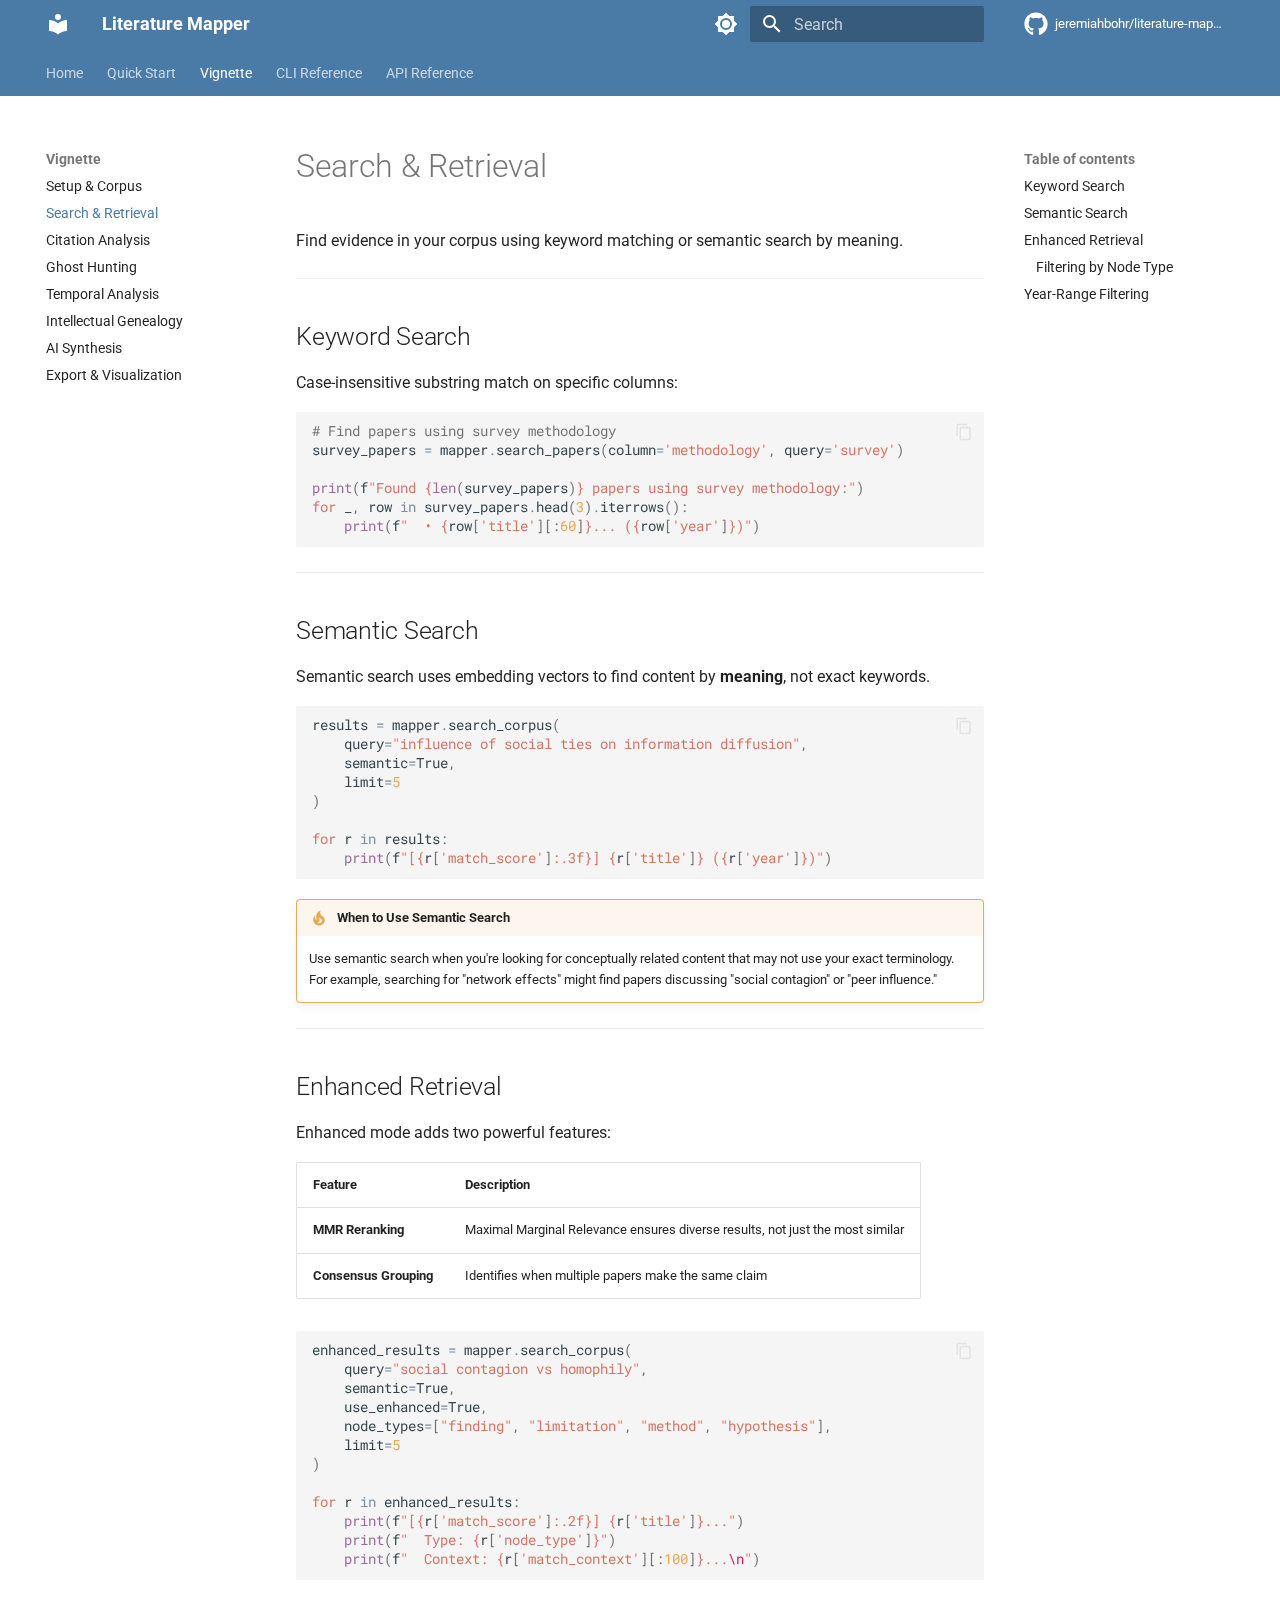
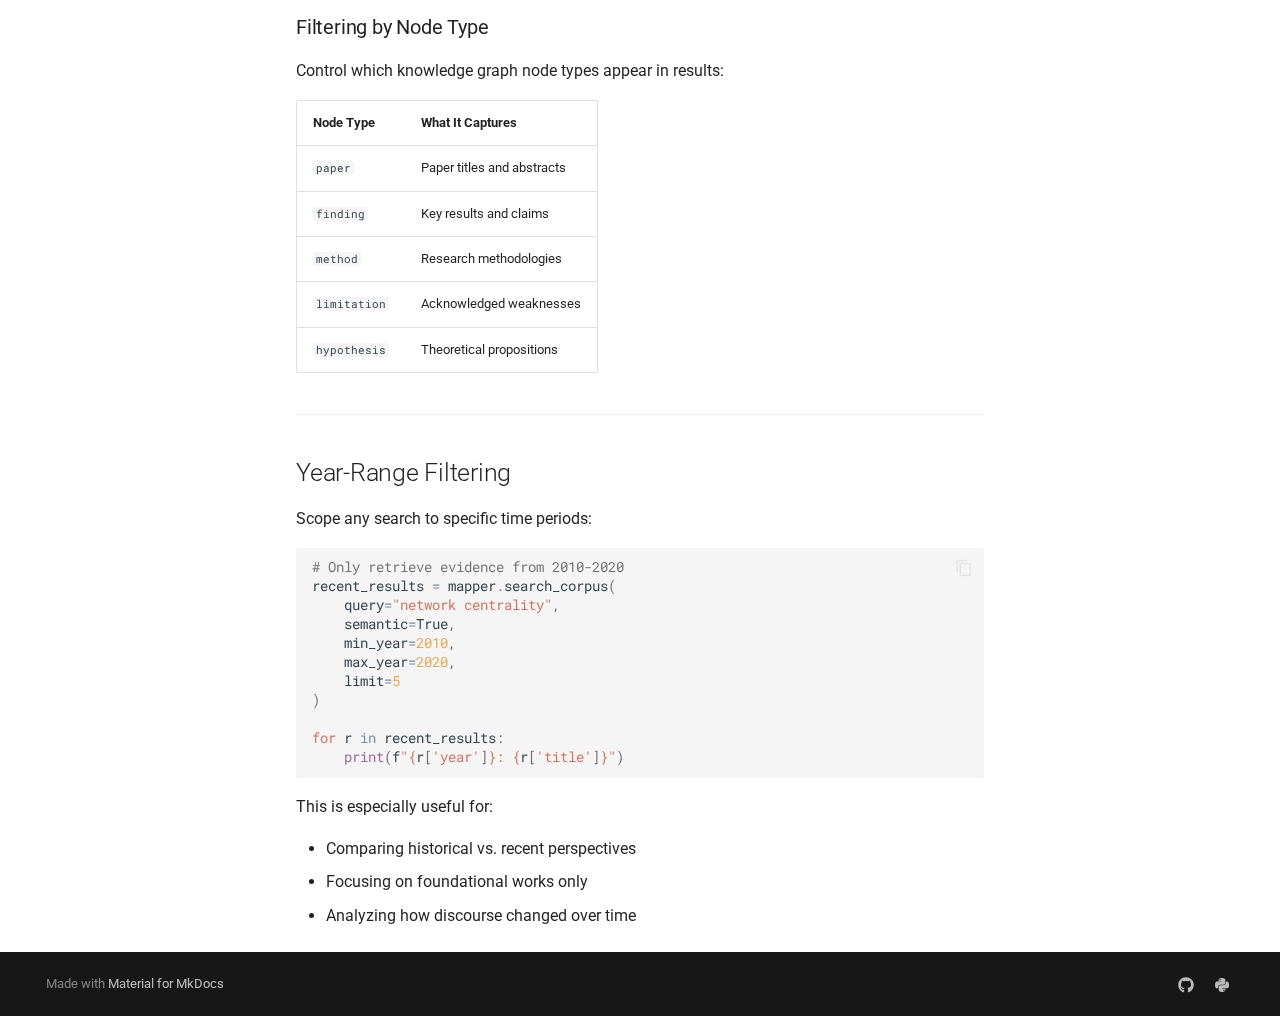
<file: vignette/search/index.html>
<!doctype html>
<html lang="en" class="no-js">
  <head>
    
      <meta charset="utf-8">
      <meta name="viewport" content="width=device-width,initial-scale=1">
      
        <meta name="description" content="Search your corpus with keyword and semantic search. Learn enhanced retrieval with MMR reranking and consensus detection.">
      
      
        <meta name="author" content="Jeremiah Bohr">
      
      
        <link rel="canonical" href="https://jeremiahbohr.github.io/literature-mapper/vignette/search/">
      
      
        <link rel="prev" href="../setup/">
      
      
        <link rel="next" href="../citations/">
      
      
        
      
      
      <link rel="icon" href="../../assets/images/favicon.png">
      <meta name="generator" content="mkdocs-1.6.1, mkdocs-material-9.7.1">
    
    
      
        <title>Search & Retrieval - Literature Mapper</title>
      
    
    
      <link rel="stylesheet" href="../../assets/stylesheets/main.484c7ddc.min.css">
      
        
        <link rel="stylesheet" href="../../assets/stylesheets/palette.ab4e12ef.min.css">
      
      


    
    
      
    
    
      
        
        
        <link rel="preconnect" href="https://fonts.gstatic.com" crossorigin>
        <link rel="stylesheet" href="https://fonts.googleapis.com/css?family=Roboto:300,300i,400,400i,700,700i%7CRoboto+Mono:400,400i,700,700i&display=fallback">
        <style>:root{--md-text-font:"Roboto";--md-code-font:"Roboto Mono"}</style>
      
    
    
      <link rel="stylesheet" href="../../stylesheets/extra.css">
    
    <script>__md_scope=new URL("../..",location),__md_hash=e=>[...e].reduce(((e,_)=>(e<<5)-e+_.charCodeAt(0)),0),__md_get=(e,_=localStorage,t=__md_scope)=>JSON.parse(_.getItem(t.pathname+"."+e)),__md_set=(e,_,t=localStorage,a=__md_scope)=>{try{t.setItem(a.pathname+"."+e,JSON.stringify(_))}catch(e){}}</script>
    
      

    
    
  </head>
  
  
    
    
      
    
    
    
    
    <body dir="ltr" data-md-color-scheme="default" data-md-color-primary="indigo" data-md-color-accent="indigo">
  
    
    <input class="md-toggle" data-md-toggle="drawer" type="checkbox" id="__drawer" autocomplete="off">
    <input class="md-toggle" data-md-toggle="search" type="checkbox" id="__search" autocomplete="off">
    <label class="md-overlay" for="__drawer"></label>
    <div data-md-component="skip">
      
        
        <a href="#search-retrieval" class="md-skip">
          Skip to content
        </a>
      
    </div>
    <div data-md-component="announce">
      
    </div>
    
    
      

<header class="md-header" data-md-component="header">
  <nav class="md-header__inner md-grid" aria-label="Header">
    <a href="../.." title="Literature Mapper" class="md-header__button md-logo" aria-label="Literature Mapper" data-md-component="logo">
      
  
  <svg xmlns="http://www.w3.org/2000/svg" viewBox="0 0 24 24"><path d="M12 8a3 3 0 0 0 3-3 3 3 0 0 0-3-3 3 3 0 0 0-3 3 3 3 0 0 0 3 3m0 3.54C9.64 9.35 6.5 8 3 8v11c3.5 0 6.64 1.35 9 3.54 2.36-2.19 5.5-3.54 9-3.54V8c-3.5 0-6.64 1.35-9 3.54"/></svg>

    </a>
    <label class="md-header__button md-icon" for="__drawer">
      
      <svg xmlns="http://www.w3.org/2000/svg" viewBox="0 0 24 24"><path d="M3 6h18v2H3zm0 5h18v2H3zm0 5h18v2H3z"/></svg>
    </label>
    <div class="md-header__title" data-md-component="header-title">
      <div class="md-header__ellipsis">
        <div class="md-header__topic">
          <span class="md-ellipsis">
            Literature Mapper
          </span>
        </div>
        <div class="md-header__topic" data-md-component="header-topic">
          <span class="md-ellipsis">
            
              Search & Retrieval
            
          </span>
        </div>
      </div>
    </div>
    
      
        <form class="md-header__option" data-md-component="palette">
  
    
    
    
    <input class="md-option" data-md-color-media="" data-md-color-scheme="default" data-md-color-primary="indigo" data-md-color-accent="indigo"  aria-label="Switch to dark mode"  type="radio" name="__palette" id="__palette_0">
    
      <label class="md-header__button md-icon" title="Switch to dark mode" for="__palette_1" hidden>
        <svg xmlns="http://www.w3.org/2000/svg" viewBox="0 0 24 24"><path d="M12 8a4 4 0 0 0-4 4 4 4 0 0 0 4 4 4 4 0 0 0 4-4 4 4 0 0 0-4-4m0 10a6 6 0 0 1-6-6 6 6 0 0 1 6-6 6 6 0 0 1 6 6 6 6 0 0 1-6 6m8-9.31V4h-4.69L12 .69 8.69 4H4v4.69L.69 12 4 15.31V20h4.69L12 23.31 15.31 20H20v-4.69L23.31 12z"/></svg>
      </label>
    
  
    
    
    
    <input class="md-option" data-md-color-media="" data-md-color-scheme="slate" data-md-color-primary="indigo" data-md-color-accent="indigo"  aria-label="Switch to light mode"  type="radio" name="__palette" id="__palette_1">
    
      <label class="md-header__button md-icon" title="Switch to light mode" for="__palette_0" hidden>
        <svg xmlns="http://www.w3.org/2000/svg" viewBox="0 0 24 24"><path d="M12 18c-.89 0-1.74-.2-2.5-.55C11.56 16.5 13 14.42 13 12s-1.44-4.5-3.5-5.45C10.26 6.2 11.11 6 12 6a6 6 0 0 1 6 6 6 6 0 0 1-6 6m8-9.31V4h-4.69L12 .69 8.69 4H4v4.69L.69 12 4 15.31V20h4.69L12 23.31 15.31 20H20v-4.69L23.31 12z"/></svg>
      </label>
    
  
</form>
      
    
    
      <script>var palette=__md_get("__palette");if(palette&&palette.color){if("(prefers-color-scheme)"===palette.color.media){var media=matchMedia("(prefers-color-scheme: light)"),input=document.querySelector(media.matches?"[data-md-color-media='(prefers-color-scheme: light)']":"[data-md-color-media='(prefers-color-scheme: dark)']");palette.color.media=input.getAttribute("data-md-color-media"),palette.color.scheme=input.getAttribute("data-md-color-scheme"),palette.color.primary=input.getAttribute("data-md-color-primary"),palette.color.accent=input.getAttribute("data-md-color-accent")}for(var[key,value]of Object.entries(palette.color))document.body.setAttribute("data-md-color-"+key,value)}</script>
    
    
    
      
      
        <label class="md-header__button md-icon" for="__search">
          
          <svg xmlns="http://www.w3.org/2000/svg" viewBox="0 0 24 24"><path d="M9.5 3A6.5 6.5 0 0 1 16 9.5c0 1.61-.59 3.09-1.56 4.23l.27.27h.79l5 5-1.5 1.5-5-5v-.79l-.27-.27A6.52 6.52 0 0 1 9.5 16 6.5 6.5 0 0 1 3 9.5 6.5 6.5 0 0 1 9.5 3m0 2C7 5 5 7 5 9.5S7 14 9.5 14 14 12 14 9.5 12 5 9.5 5"/></svg>
        </label>
        <div class="md-search" data-md-component="search" role="dialog">
  <label class="md-search__overlay" for="__search"></label>
  <div class="md-search__inner" role="search">
    <form class="md-search__form" name="search">
      <input type="text" class="md-search__input" name="query" aria-label="Search" placeholder="Search" autocapitalize="off" autocorrect="off" autocomplete="off" spellcheck="false" data-md-component="search-query" required>
      <label class="md-search__icon md-icon" for="__search">
        
        <svg xmlns="http://www.w3.org/2000/svg" viewBox="0 0 24 24"><path d="M9.5 3A6.5 6.5 0 0 1 16 9.5c0 1.61-.59 3.09-1.56 4.23l.27.27h.79l5 5-1.5 1.5-5-5v-.79l-.27-.27A6.52 6.52 0 0 1 9.5 16 6.5 6.5 0 0 1 3 9.5 6.5 6.5 0 0 1 9.5 3m0 2C7 5 5 7 5 9.5S7 14 9.5 14 14 12 14 9.5 12 5 9.5 5"/></svg>
        
        <svg xmlns="http://www.w3.org/2000/svg" viewBox="0 0 24 24"><path d="M20 11v2H8l5.5 5.5-1.42 1.42L4.16 12l7.92-7.92L13.5 5.5 8 11z"/></svg>
      </label>
      <nav class="md-search__options" aria-label="Search">
        
        <button type="reset" class="md-search__icon md-icon" title="Clear" aria-label="Clear" tabindex="-1">
          
          <svg xmlns="http://www.w3.org/2000/svg" viewBox="0 0 24 24"><path d="M19 6.41 17.59 5 12 10.59 6.41 5 5 6.41 10.59 12 5 17.59 6.41 19 12 13.41 17.59 19 19 17.59 13.41 12z"/></svg>
        </button>
      </nav>
      
        <div class="md-search__suggest" data-md-component="search-suggest"></div>
      
    </form>
    <div class="md-search__output">
      <div class="md-search__scrollwrap" tabindex="0" data-md-scrollfix>
        <div class="md-search-result" data-md-component="search-result">
          <div class="md-search-result__meta">
            Initializing search
          </div>
          <ol class="md-search-result__list" role="presentation"></ol>
        </div>
      </div>
    </div>
  </div>
</div>
      
    
    
      <div class="md-header__source">
        <a href="https://github.com/jeremiahbohr/literature-mapper" title="Go to repository" class="md-source" data-md-component="source">
  <div class="md-source__icon md-icon">
    
    <svg xmlns="http://www.w3.org/2000/svg" viewBox="0 0 512 512"><!--! Font Awesome Free 7.1.0 by @fontawesome - https://fontawesome.com License - https://fontawesome.com/license/free (Icons: CC BY 4.0, Fonts: SIL OFL 1.1, Code: MIT License) Copyright 2025 Fonticons, Inc.--><path d="M173.9 397.4c0 2-2.3 3.6-5.2 3.6-3.3.3-5.6-1.3-5.6-3.6 0-2 2.3-3.6 5.2-3.6 3-.3 5.6 1.3 5.6 3.6m-31.1-4.5c-.7 2 1.3 4.3 4.3 4.9 2.6 1 5.6 0 6.2-2s-1.3-4.3-4.3-5.2c-2.6-.7-5.5.3-6.2 2.3m44.2-1.7c-2.9.7-4.9 2.6-4.6 4.9.3 2 2.9 3.3 5.9 2.6 2.9-.7 4.9-2.6 4.6-4.6-.3-1.9-3-3.2-5.9-2.9M252.8 8C114.1 8 8 113.3 8 252c0 110.9 69.8 205.8 169.5 239.2 12.8 2.3 17.3-5.6 17.3-12.1 0-6.2-.3-40.4-.3-61.4 0 0-70 15-84.7-29.8 0 0-11.4-29.1-27.8-36.6 0 0-22.9-15.7 1.6-15.4 0 0 24.9 2 38.6 25.8 21.9 38.6 58.6 27.5 72.9 20.9 2.3-16 8.8-27.1 16-33.7-55.9-6.2-112.3-14.3-112.3-110.5 0-27.5 7.6-41.3 23.6-58.9-2.6-6.5-11.1-33.3 2.6-67.9 20.9-6.5 69 27 69 27 20-5.6 41.5-8.5 62.8-8.5s42.8 2.9 62.8 8.5c0 0 48.1-33.6 69-27 13.7 34.7 5.2 61.4 2.6 67.9 16 17.7 25.8 31.5 25.8 58.9 0 96.5-58.9 104.2-114.8 110.5 9.2 7.9 17 22.9 17 46.4 0 33.7-.3 75.4-.3 83.6 0 6.5 4.6 14.4 17.3 12.1C436.2 457.8 504 362.9 504 252 504 113.3 391.5 8 252.8 8M105.2 352.9c-1.3 1-1 3.3.7 5.2 1.6 1.6 3.9 2.3 5.2 1 1.3-1 1-3.3-.7-5.2-1.6-1.6-3.9-2.3-5.2-1m-10.8-8.1c-.7 1.3.3 2.9 2.3 3.9 1.6 1 3.6.7 4.3-.7.7-1.3-.3-2.9-2.3-3.9-2-.6-3.6-.3-4.3.7m32.4 35.6c-1.6 1.3-1 4.3 1.3 6.2 2.3 2.3 5.2 2.6 6.5 1 1.3-1.3.7-4.3-1.3-6.2-2.2-2.3-5.2-2.6-6.5-1m-11.4-14.7c-1.6 1-1.6 3.6 0 5.9s4.3 3.3 5.6 2.3c1.6-1.3 1.6-3.9 0-6.2-1.4-2.3-4-3.3-5.6-2"/></svg>
  </div>
  <div class="md-source__repository">
    jeremiahbohr/literature-mapper
  </div>
</a>
      </div>
    
  </nav>
  
</header>
    
    <div class="md-container" data-md-component="container">
      
      
        
          
            
<nav class="md-tabs" aria-label="Tabs" data-md-component="tabs">
  <div class="md-grid">
    <ul class="md-tabs__list">
      
        
  
  
  
  
    <li class="md-tabs__item">
      <a href="../.." class="md-tabs__link">
        
  
  
    
  
  Home

      </a>
    </li>
  

      
        
  
  
  
  
    <li class="md-tabs__item">
      <a href="../../quickstart/" class="md-tabs__link">
        
  
  
    
  
  Quick Start

      </a>
    </li>
  

      
        
  
  
  
    
  
  
    
    
      <li class="md-tabs__item md-tabs__item--active">
        <a href="../setup/" class="md-tabs__link">
          
  
  
  Vignette

        </a>
      </li>
    
  

      
        
  
  
  
  
    <li class="md-tabs__item">
      <a href="../../cli/" class="md-tabs__link">
        
  
  
    
  
  CLI Reference

      </a>
    </li>
  

      
        
  
  
  
  
    <li class="md-tabs__item">
      <a href="../../api/" class="md-tabs__link">
        
  
  
    
  
  API Reference

      </a>
    </li>
  

      
    </ul>
  </div>
</nav>
          
        
      
      <main class="md-main" data-md-component="main">
        <div class="md-main__inner md-grid">
          
            
              
              <div class="md-sidebar md-sidebar--primary" data-md-component="sidebar" data-md-type="navigation" >
                <div class="md-sidebar__scrollwrap">
                  <div class="md-sidebar__inner">
                    


  


<nav class="md-nav md-nav--primary md-nav--lifted" aria-label="Navigation" data-md-level="0">
  <label class="md-nav__title" for="__drawer">
    <a href="../.." title="Literature Mapper" class="md-nav__button md-logo" aria-label="Literature Mapper" data-md-component="logo">
      
  
  <svg xmlns="http://www.w3.org/2000/svg" viewBox="0 0 24 24"><path d="M12 8a3 3 0 0 0 3-3 3 3 0 0 0-3-3 3 3 0 0 0-3 3 3 3 0 0 0 3 3m0 3.54C9.64 9.35 6.5 8 3 8v11c3.5 0 6.64 1.35 9 3.54 2.36-2.19 5.5-3.54 9-3.54V8c-3.5 0-6.64 1.35-9 3.54"/></svg>

    </a>
    Literature Mapper
  </label>
  
    <div class="md-nav__source">
      <a href="https://github.com/jeremiahbohr/literature-mapper" title="Go to repository" class="md-source" data-md-component="source">
  <div class="md-source__icon md-icon">
    
    <svg xmlns="http://www.w3.org/2000/svg" viewBox="0 0 512 512"><!--! Font Awesome Free 7.1.0 by @fontawesome - https://fontawesome.com License - https://fontawesome.com/license/free (Icons: CC BY 4.0, Fonts: SIL OFL 1.1, Code: MIT License) Copyright 2025 Fonticons, Inc.--><path d="M173.9 397.4c0 2-2.3 3.6-5.2 3.6-3.3.3-5.6-1.3-5.6-3.6 0-2 2.3-3.6 5.2-3.6 3-.3 5.6 1.3 5.6 3.6m-31.1-4.5c-.7 2 1.3 4.3 4.3 4.9 2.6 1 5.6 0 6.2-2s-1.3-4.3-4.3-5.2c-2.6-.7-5.5.3-6.2 2.3m44.2-1.7c-2.9.7-4.9 2.6-4.6 4.9.3 2 2.9 3.3 5.9 2.6 2.9-.7 4.9-2.6 4.6-4.6-.3-1.9-3-3.2-5.9-2.9M252.8 8C114.1 8 8 113.3 8 252c0 110.9 69.8 205.8 169.5 239.2 12.8 2.3 17.3-5.6 17.3-12.1 0-6.2-.3-40.4-.3-61.4 0 0-70 15-84.7-29.8 0 0-11.4-29.1-27.8-36.6 0 0-22.9-15.7 1.6-15.4 0 0 24.9 2 38.6 25.8 21.9 38.6 58.6 27.5 72.9 20.9 2.3-16 8.8-27.1 16-33.7-55.9-6.2-112.3-14.3-112.3-110.5 0-27.5 7.6-41.3 23.6-58.9-2.6-6.5-11.1-33.3 2.6-67.9 20.9-6.5 69 27 69 27 20-5.6 41.5-8.5 62.8-8.5s42.8 2.9 62.8 8.5c0 0 48.1-33.6 69-27 13.7 34.7 5.2 61.4 2.6 67.9 16 17.7 25.8 31.5 25.8 58.9 0 96.5-58.9 104.2-114.8 110.5 9.2 7.9 17 22.9 17 46.4 0 33.7-.3 75.4-.3 83.6 0 6.5 4.6 14.4 17.3 12.1C436.2 457.8 504 362.9 504 252 504 113.3 391.5 8 252.8 8M105.2 352.9c-1.3 1-1 3.3.7 5.2 1.6 1.6 3.9 2.3 5.2 1 1.3-1 1-3.3-.7-5.2-1.6-1.6-3.9-2.3-5.2-1m-10.8-8.1c-.7 1.3.3 2.9 2.3 3.9 1.6 1 3.6.7 4.3-.7.7-1.3-.3-2.9-2.3-3.9-2-.6-3.6-.3-4.3.7m32.4 35.6c-1.6 1.3-1 4.3 1.3 6.2 2.3 2.3 5.2 2.6 6.5 1 1.3-1.3.7-4.3-1.3-6.2-2.2-2.3-5.2-2.6-6.5-1m-11.4-14.7c-1.6 1-1.6 3.6 0 5.9s4.3 3.3 5.6 2.3c1.6-1.3 1.6-3.9 0-6.2-1.4-2.3-4-3.3-5.6-2"/></svg>
  </div>
  <div class="md-source__repository">
    jeremiahbohr/literature-mapper
  </div>
</a>
    </div>
  
  <ul class="md-nav__list" data-md-scrollfix>
    
      
      
  
  
  
  
    <li class="md-nav__item">
      <a href="../.." class="md-nav__link">
        
  
  
  <span class="md-ellipsis">
    
  
    Home
  

    
  </span>
  
  

      </a>
    </li>
  

    
      
      
  
  
  
  
    <li class="md-nav__item">
      <a href="../../quickstart/" class="md-nav__link">
        
  
  
  <span class="md-ellipsis">
    
  
    Quick Start
  

    
  </span>
  
  

      </a>
    </li>
  

    
      
      
  
  
    
  
  
  
    
    
    
    
      
        
        
      
      
        
      
    
    
    <li class="md-nav__item md-nav__item--active md-nav__item--section md-nav__item--nested">
      
        
        
        <input class="md-nav__toggle md-toggle " type="checkbox" id="__nav_3" checked>
        
          
          <label class="md-nav__link" for="__nav_3" id="__nav_3_label" tabindex="">
            
  
  
  <span class="md-ellipsis">
    
  
    Vignette
  

    
  </span>
  
  

            <span class="md-nav__icon md-icon"></span>
          </label>
        
        <nav class="md-nav" data-md-level="1" aria-labelledby="__nav_3_label" aria-expanded="true">
          <label class="md-nav__title" for="__nav_3">
            <span class="md-nav__icon md-icon"></span>
            
  
    Vignette
  

          </label>
          <ul class="md-nav__list" data-md-scrollfix>
            
              
                
  
  
  
  
    <li class="md-nav__item">
      <a href="../setup/" class="md-nav__link">
        
  
  
  <span class="md-ellipsis">
    
  
    Setup & Corpus
  

    
  </span>
  
  

      </a>
    </li>
  

              
            
              
                
  
  
    
  
  
  
    <li class="md-nav__item md-nav__item--active">
      
      <input class="md-nav__toggle md-toggle" type="checkbox" id="__toc">
      
      
        
      
      
        <label class="md-nav__link md-nav__link--active" for="__toc">
          
  
  
  <span class="md-ellipsis">
    
  
    Search & Retrieval
  

    
  </span>
  
  

          <span class="md-nav__icon md-icon"></span>
        </label>
      
      <a href="./" class="md-nav__link md-nav__link--active">
        
  
  
  <span class="md-ellipsis">
    
  
    Search & Retrieval
  

    
  </span>
  
  

      </a>
      
        

<nav class="md-nav md-nav--secondary" aria-label="Table of contents">
  
  
  
    
  
  
    <label class="md-nav__title" for="__toc">
      <span class="md-nav__icon md-icon"></span>
      Table of contents
    </label>
    <ul class="md-nav__list" data-md-component="toc" data-md-scrollfix>
      
        <li class="md-nav__item">
  <a href="#keyword-search" class="md-nav__link">
    <span class="md-ellipsis">
      
        Keyword Search
      
    </span>
  </a>
  
</li>
      
        <li class="md-nav__item">
  <a href="#semantic-search" class="md-nav__link">
    <span class="md-ellipsis">
      
        Semantic Search
      
    </span>
  </a>
  
</li>
      
        <li class="md-nav__item">
  <a href="#enhanced-retrieval" class="md-nav__link">
    <span class="md-ellipsis">
      
        Enhanced Retrieval
      
    </span>
  </a>
  
    <nav class="md-nav" aria-label="Enhanced Retrieval">
      <ul class="md-nav__list">
        
          <li class="md-nav__item">
  <a href="#filtering-by-node-type" class="md-nav__link">
    <span class="md-ellipsis">
      
        Filtering by Node Type
      
    </span>
  </a>
  
</li>
        
      </ul>
    </nav>
  
</li>
      
        <li class="md-nav__item">
  <a href="#year-range-filtering" class="md-nav__link">
    <span class="md-ellipsis">
      
        Year-Range Filtering
      
    </span>
  </a>
  
</li>
      
    </ul>
  
</nav>
      
    </li>
  

              
            
              
                
  
  
  
  
    <li class="md-nav__item">
      <a href="../citations/" class="md-nav__link">
        
  
  
  <span class="md-ellipsis">
    
  
    Citation Analysis
  

    
  </span>
  
  

      </a>
    </li>
  

              
            
              
                
  
  
  
  
    <li class="md-nav__item">
      <a href="../ghosts/" class="md-nav__link">
        
  
  
  <span class="md-ellipsis">
    
  
    Ghost Hunting
  

    
  </span>
  
  

      </a>
    </li>
  

              
            
              
                
  
  
  
  
    <li class="md-nav__item">
      <a href="../temporal/" class="md-nav__link">
        
  
  
  <span class="md-ellipsis">
    
  
    Temporal Analysis
  

    
  </span>
  
  

      </a>
    </li>
  

              
            
              
                
  
  
  
  
    <li class="md-nav__item">
      <a href="../genealogy/" class="md-nav__link">
        
  
  
  <span class="md-ellipsis">
    
  
    Intellectual Genealogy
  

    
  </span>
  
  

      </a>
    </li>
  

              
            
              
                
  
  
  
  
    <li class="md-nav__item">
      <a href="../synthesis/" class="md-nav__link">
        
  
  
  <span class="md-ellipsis">
    
  
    AI Synthesis
  

    
  </span>
  
  

      </a>
    </li>
  

              
            
              
                
  
  
  
  
    <li class="md-nav__item">
      <a href="../export/" class="md-nav__link">
        
  
  
  <span class="md-ellipsis">
    
  
    Export & Visualization
  

    
  </span>
  
  

      </a>
    </li>
  

              
            
          </ul>
        </nav>
      
    </li>
  

    
      
      
  
  
  
  
    <li class="md-nav__item">
      <a href="../../cli/" class="md-nav__link">
        
  
  
  <span class="md-ellipsis">
    
  
    CLI Reference
  

    
  </span>
  
  

      </a>
    </li>
  

    
      
      
  
  
  
  
    <li class="md-nav__item">
      <a href="../../api/" class="md-nav__link">
        
  
  
  <span class="md-ellipsis">
    
  
    API Reference
  

    
  </span>
  
  

      </a>
    </li>
  

    
  </ul>
</nav>
                  </div>
                </div>
              </div>
            
            
              
              <div class="md-sidebar md-sidebar--secondary" data-md-component="sidebar" data-md-type="toc" >
                <div class="md-sidebar__scrollwrap">
                  <div class="md-sidebar__inner">
                    

<nav class="md-nav md-nav--secondary" aria-label="Table of contents">
  
  
  
    
  
  
    <label class="md-nav__title" for="__toc">
      <span class="md-nav__icon md-icon"></span>
      Table of contents
    </label>
    <ul class="md-nav__list" data-md-component="toc" data-md-scrollfix>
      
        <li class="md-nav__item">
  <a href="#keyword-search" class="md-nav__link">
    <span class="md-ellipsis">
      
        Keyword Search
      
    </span>
  </a>
  
</li>
      
        <li class="md-nav__item">
  <a href="#semantic-search" class="md-nav__link">
    <span class="md-ellipsis">
      
        Semantic Search
      
    </span>
  </a>
  
</li>
      
        <li class="md-nav__item">
  <a href="#enhanced-retrieval" class="md-nav__link">
    <span class="md-ellipsis">
      
        Enhanced Retrieval
      
    </span>
  </a>
  
    <nav class="md-nav" aria-label="Enhanced Retrieval">
      <ul class="md-nav__list">
        
          <li class="md-nav__item">
  <a href="#filtering-by-node-type" class="md-nav__link">
    <span class="md-ellipsis">
      
        Filtering by Node Type
      
    </span>
  </a>
  
</li>
        
      </ul>
    </nav>
  
</li>
      
        <li class="md-nav__item">
  <a href="#year-range-filtering" class="md-nav__link">
    <span class="md-ellipsis">
      
        Year-Range Filtering
      
    </span>
  </a>
  
</li>
      
    </ul>
  
</nav>
                  </div>
                </div>
              </div>
            
          
          
            <div class="md-content" data-md-component="content">
              
              <article class="md-content__inner md-typeset">
                
                  


  
  


<h1 id="search-retrieval">Search &amp; Retrieval<a class="headerlink" href="#search-retrieval" title="Permanent link">&para;</a></h1>
<p>Find evidence in your corpus using keyword matching or semantic search by meaning.</p>
<hr />
<h2 id="keyword-search">Keyword Search<a class="headerlink" href="#keyword-search" title="Permanent link">&para;</a></h2>
<p>Case-insensitive substring match on specific columns:</p>
<div class="highlight"><pre><span></span><code><a id="__codelineno-0-1" name="__codelineno-0-1" href="#__codelineno-0-1"></a><span class="c1"># Find papers using survey methodology</span>
<a id="__codelineno-0-2" name="__codelineno-0-2" href="#__codelineno-0-2"></a><span class="n">survey_papers</span> <span class="o">=</span> <span class="n">mapper</span><span class="o">.</span><span class="n">search_papers</span><span class="p">(</span><span class="n">column</span><span class="o">=</span><span class="s1">&#39;methodology&#39;</span><span class="p">,</span> <span class="n">query</span><span class="o">=</span><span class="s1">&#39;survey&#39;</span><span class="p">)</span>
<a id="__codelineno-0-3" name="__codelineno-0-3" href="#__codelineno-0-3"></a>
<a id="__codelineno-0-4" name="__codelineno-0-4" href="#__codelineno-0-4"></a><span class="nb">print</span><span class="p">(</span><span class="sa">f</span><span class="s2">&quot;Found </span><span class="si">{</span><span class="nb">len</span><span class="p">(</span><span class="n">survey_papers</span><span class="p">)</span><span class="si">}</span><span class="s2"> papers using survey methodology:&quot;</span><span class="p">)</span>
<a id="__codelineno-0-5" name="__codelineno-0-5" href="#__codelineno-0-5"></a><span class="k">for</span> <span class="n">_</span><span class="p">,</span> <span class="n">row</span> <span class="ow">in</span> <span class="n">survey_papers</span><span class="o">.</span><span class="n">head</span><span class="p">(</span><span class="mi">3</span><span class="p">)</span><span class="o">.</span><span class="n">iterrows</span><span class="p">():</span>
<a id="__codelineno-0-6" name="__codelineno-0-6" href="#__codelineno-0-6"></a>    <span class="nb">print</span><span class="p">(</span><span class="sa">f</span><span class="s2">&quot;  • </span><span class="si">{</span><span class="n">row</span><span class="p">[</span><span class="s1">&#39;title&#39;</span><span class="p">][:</span><span class="mi">60</span><span class="p">]</span><span class="si">}</span><span class="s2">... (</span><span class="si">{</span><span class="n">row</span><span class="p">[</span><span class="s1">&#39;year&#39;</span><span class="p">]</span><span class="si">}</span><span class="s2">)&quot;</span><span class="p">)</span>
</code></pre></div>
<hr />
<h2 id="semantic-search">Semantic Search<a class="headerlink" href="#semantic-search" title="Permanent link">&para;</a></h2>
<p>Semantic search uses embedding vectors to find content by <strong>meaning</strong>, not exact keywords.</p>
<div class="highlight"><pre><span></span><code><a id="__codelineno-1-1" name="__codelineno-1-1" href="#__codelineno-1-1"></a><span class="n">results</span> <span class="o">=</span> <span class="n">mapper</span><span class="o">.</span><span class="n">search_corpus</span><span class="p">(</span>
<a id="__codelineno-1-2" name="__codelineno-1-2" href="#__codelineno-1-2"></a>    <span class="n">query</span><span class="o">=</span><span class="s2">&quot;influence of social ties on information diffusion&quot;</span><span class="p">,</span>
<a id="__codelineno-1-3" name="__codelineno-1-3" href="#__codelineno-1-3"></a>    <span class="n">semantic</span><span class="o">=</span><span class="kc">True</span><span class="p">,</span>
<a id="__codelineno-1-4" name="__codelineno-1-4" href="#__codelineno-1-4"></a>    <span class="n">limit</span><span class="o">=</span><span class="mi">5</span>
<a id="__codelineno-1-5" name="__codelineno-1-5" href="#__codelineno-1-5"></a><span class="p">)</span>
<a id="__codelineno-1-6" name="__codelineno-1-6" href="#__codelineno-1-6"></a>
<a id="__codelineno-1-7" name="__codelineno-1-7" href="#__codelineno-1-7"></a><span class="k">for</span> <span class="n">r</span> <span class="ow">in</span> <span class="n">results</span><span class="p">:</span>
<a id="__codelineno-1-8" name="__codelineno-1-8" href="#__codelineno-1-8"></a>    <span class="nb">print</span><span class="p">(</span><span class="sa">f</span><span class="s2">&quot;[</span><span class="si">{</span><span class="n">r</span><span class="p">[</span><span class="s1">&#39;match_score&#39;</span><span class="p">]</span><span class="si">:</span><span class="s2">.3f</span><span class="si">}</span><span class="s2">] </span><span class="si">{</span><span class="n">r</span><span class="p">[</span><span class="s1">&#39;title&#39;</span><span class="p">]</span><span class="si">}</span><span class="s2"> (</span><span class="si">{</span><span class="n">r</span><span class="p">[</span><span class="s1">&#39;year&#39;</span><span class="p">]</span><span class="si">}</span><span class="s2">)&quot;</span><span class="p">)</span>
</code></pre></div>
<div class="admonition tip">
<p class="admonition-title">When to Use Semantic Search</p>
<p>Use semantic search when you're looking for conceptually related content that may not use your exact terminology. For example, searching for "network effects" might find papers discussing "social contagion" or "peer influence."</p>
</div>
<hr />
<h2 id="enhanced-retrieval">Enhanced Retrieval<a class="headerlink" href="#enhanced-retrieval" title="Permanent link">&para;</a></h2>
<p>Enhanced mode adds two powerful features:</p>
<table>
<thead>
<tr>
<th style="text-align: left;">Feature</th>
<th style="text-align: left;">Description</th>
</tr>
</thead>
<tbody>
<tr>
<td style="text-align: left;"><strong>MMR Reranking</strong></td>
<td style="text-align: left;">Maximal Marginal Relevance ensures diverse results, not just the most similar</td>
</tr>
<tr>
<td style="text-align: left;"><strong>Consensus Grouping</strong></td>
<td style="text-align: left;">Identifies when multiple papers make the same claim</td>
</tr>
</tbody>
</table>
<div class="highlight"><pre><span></span><code><a id="__codelineno-2-1" name="__codelineno-2-1" href="#__codelineno-2-1"></a><span class="n">enhanced_results</span> <span class="o">=</span> <span class="n">mapper</span><span class="o">.</span><span class="n">search_corpus</span><span class="p">(</span>
<a id="__codelineno-2-2" name="__codelineno-2-2" href="#__codelineno-2-2"></a>    <span class="n">query</span><span class="o">=</span><span class="s2">&quot;social contagion vs homophily&quot;</span><span class="p">,</span>
<a id="__codelineno-2-3" name="__codelineno-2-3" href="#__codelineno-2-3"></a>    <span class="n">semantic</span><span class="o">=</span><span class="kc">True</span><span class="p">,</span>
<a id="__codelineno-2-4" name="__codelineno-2-4" href="#__codelineno-2-4"></a>    <span class="n">use_enhanced</span><span class="o">=</span><span class="kc">True</span><span class="p">,</span>
<a id="__codelineno-2-5" name="__codelineno-2-5" href="#__codelineno-2-5"></a>    <span class="n">node_types</span><span class="o">=</span><span class="p">[</span><span class="s2">&quot;finding&quot;</span><span class="p">,</span> <span class="s2">&quot;limitation&quot;</span><span class="p">,</span> <span class="s2">&quot;method&quot;</span><span class="p">,</span> <span class="s2">&quot;hypothesis&quot;</span><span class="p">],</span>
<a id="__codelineno-2-6" name="__codelineno-2-6" href="#__codelineno-2-6"></a>    <span class="n">limit</span><span class="o">=</span><span class="mi">5</span>
<a id="__codelineno-2-7" name="__codelineno-2-7" href="#__codelineno-2-7"></a><span class="p">)</span>
<a id="__codelineno-2-8" name="__codelineno-2-8" href="#__codelineno-2-8"></a>
<a id="__codelineno-2-9" name="__codelineno-2-9" href="#__codelineno-2-9"></a><span class="k">for</span> <span class="n">r</span> <span class="ow">in</span> <span class="n">enhanced_results</span><span class="p">:</span>
<a id="__codelineno-2-10" name="__codelineno-2-10" href="#__codelineno-2-10"></a>    <span class="nb">print</span><span class="p">(</span><span class="sa">f</span><span class="s2">&quot;[</span><span class="si">{</span><span class="n">r</span><span class="p">[</span><span class="s1">&#39;match_score&#39;</span><span class="p">]</span><span class="si">:</span><span class="s2">.2f</span><span class="si">}</span><span class="s2">] </span><span class="si">{</span><span class="n">r</span><span class="p">[</span><span class="s1">&#39;title&#39;</span><span class="p">]</span><span class="si">}</span><span class="s2">...&quot;</span><span class="p">)</span>
<a id="__codelineno-2-11" name="__codelineno-2-11" href="#__codelineno-2-11"></a>    <span class="nb">print</span><span class="p">(</span><span class="sa">f</span><span class="s2">&quot;  Type: </span><span class="si">{</span><span class="n">r</span><span class="p">[</span><span class="s1">&#39;node_type&#39;</span><span class="p">]</span><span class="si">}</span><span class="s2">&quot;</span><span class="p">)</span>
<a id="__codelineno-2-12" name="__codelineno-2-12" href="#__codelineno-2-12"></a>    <span class="nb">print</span><span class="p">(</span><span class="sa">f</span><span class="s2">&quot;  Context: </span><span class="si">{</span><span class="n">r</span><span class="p">[</span><span class="s1">&#39;match_context&#39;</span><span class="p">][:</span><span class="mi">100</span><span class="p">]</span><span class="si">}</span><span class="s2">...</span><span class="se">\n</span><span class="s2">&quot;</span><span class="p">)</span>
</code></pre></div>
<h3 id="filtering-by-node-type">Filtering by Node Type<a class="headerlink" href="#filtering-by-node-type" title="Permanent link">&para;</a></h3>
<p>Control which knowledge graph node types appear in results:</p>
<table>
<thead>
<tr>
<th style="text-align: left;">Node Type</th>
<th style="text-align: left;">What It Captures</th>
</tr>
</thead>
<tbody>
<tr>
<td style="text-align: left;"><code>paper</code></td>
<td style="text-align: left;">Paper titles and abstracts</td>
</tr>
<tr>
<td style="text-align: left;"><code>finding</code></td>
<td style="text-align: left;">Key results and claims</td>
</tr>
<tr>
<td style="text-align: left;"><code>method</code></td>
<td style="text-align: left;">Research methodologies</td>
</tr>
<tr>
<td style="text-align: left;"><code>limitation</code></td>
<td style="text-align: left;">Acknowledged weaknesses</td>
</tr>
<tr>
<td style="text-align: left;"><code>hypothesis</code></td>
<td style="text-align: left;">Theoretical propositions</td>
</tr>
</tbody>
</table>
<hr />
<h2 id="year-range-filtering">Year-Range Filtering<a class="headerlink" href="#year-range-filtering" title="Permanent link">&para;</a></h2>
<p>Scope any search to specific time periods:</p>
<div class="highlight"><pre><span></span><code><a id="__codelineno-3-1" name="__codelineno-3-1" href="#__codelineno-3-1"></a><span class="c1"># Only retrieve evidence from 2010-2020</span>
<a id="__codelineno-3-2" name="__codelineno-3-2" href="#__codelineno-3-2"></a><span class="n">recent_results</span> <span class="o">=</span> <span class="n">mapper</span><span class="o">.</span><span class="n">search_corpus</span><span class="p">(</span>
<a id="__codelineno-3-3" name="__codelineno-3-3" href="#__codelineno-3-3"></a>    <span class="n">query</span><span class="o">=</span><span class="s2">&quot;network centrality&quot;</span><span class="p">,</span>
<a id="__codelineno-3-4" name="__codelineno-3-4" href="#__codelineno-3-4"></a>    <span class="n">semantic</span><span class="o">=</span><span class="kc">True</span><span class="p">,</span>
<a id="__codelineno-3-5" name="__codelineno-3-5" href="#__codelineno-3-5"></a>    <span class="n">min_year</span><span class="o">=</span><span class="mi">2010</span><span class="p">,</span>
<a id="__codelineno-3-6" name="__codelineno-3-6" href="#__codelineno-3-6"></a>    <span class="n">max_year</span><span class="o">=</span><span class="mi">2020</span><span class="p">,</span>
<a id="__codelineno-3-7" name="__codelineno-3-7" href="#__codelineno-3-7"></a>    <span class="n">limit</span><span class="o">=</span><span class="mi">5</span>
<a id="__codelineno-3-8" name="__codelineno-3-8" href="#__codelineno-3-8"></a><span class="p">)</span>
<a id="__codelineno-3-9" name="__codelineno-3-9" href="#__codelineno-3-9"></a>
<a id="__codelineno-3-10" name="__codelineno-3-10" href="#__codelineno-3-10"></a><span class="k">for</span> <span class="n">r</span> <span class="ow">in</span> <span class="n">recent_results</span><span class="p">:</span>
<a id="__codelineno-3-11" name="__codelineno-3-11" href="#__codelineno-3-11"></a>    <span class="nb">print</span><span class="p">(</span><span class="sa">f</span><span class="s2">&quot;</span><span class="si">{</span><span class="n">r</span><span class="p">[</span><span class="s1">&#39;year&#39;</span><span class="p">]</span><span class="si">}</span><span class="s2">: </span><span class="si">{</span><span class="n">r</span><span class="p">[</span><span class="s1">&#39;title&#39;</span><span class="p">]</span><span class="si">}</span><span class="s2">&quot;</span><span class="p">)</span>
</code></pre></div>
<p>This is especially useful for:</p>
<ul>
<li>Comparing historical vs. recent perspectives</li>
<li>Focusing on foundational works only</li>
<li>Analyzing how discourse changed over time</li>
</ul>







  
  






                
              </article>
            </div>
          
          
  <script>var tabs=__md_get("__tabs");if(Array.isArray(tabs))e:for(var set of document.querySelectorAll(".tabbed-set")){var labels=set.querySelector(".tabbed-labels");for(var tab of tabs)for(var label of labels.getElementsByTagName("label"))if(label.innerText.trim()===tab){var input=document.getElementById(label.htmlFor);input.checked=!0;continue e}}</script>

<script>var target=document.getElementById(location.hash.slice(1));target&&target.name&&(target.checked=target.name.startsWith("__tabbed_"))</script>
        </div>
        
          <button type="button" class="md-top md-icon" data-md-component="top" hidden>
  
  <svg xmlns="http://www.w3.org/2000/svg" viewBox="0 0 24 24"><path d="M13 20h-2V8l-5.5 5.5-1.42-1.42L12 4.16l7.92 7.92-1.42 1.42L13 8z"/></svg>
  Back to top
</button>
        
      </main>
      
        <footer class="md-footer">
  
  <div class="md-footer-meta md-typeset">
    <div class="md-footer-meta__inner md-grid">
      <div class="md-copyright">
  
  
    Made with
    <a href="https://squidfunk.github.io/mkdocs-material/" target="_blank" rel="noopener">
      Material for MkDocs
    </a>
  
</div>
      
        
<div class="md-social">
  
    
    
    
    
      
      
    
    <a href="https://github.com/jeremiahbohr/literature-mapper" target="_blank" rel="noopener" title="github.com" class="md-social__link">
      <svg xmlns="http://www.w3.org/2000/svg" viewBox="0 0 512 512"><!--! Font Awesome Free 7.1.0 by @fontawesome - https://fontawesome.com License - https://fontawesome.com/license/free (Icons: CC BY 4.0, Fonts: SIL OFL 1.1, Code: MIT License) Copyright 2025 Fonticons, Inc.--><path d="M173.9 397.4c0 2-2.3 3.6-5.2 3.6-3.3.3-5.6-1.3-5.6-3.6 0-2 2.3-3.6 5.2-3.6 3-.3 5.6 1.3 5.6 3.6m-31.1-4.5c-.7 2 1.3 4.3 4.3 4.9 2.6 1 5.6 0 6.2-2s-1.3-4.3-4.3-5.2c-2.6-.7-5.5.3-6.2 2.3m44.2-1.7c-2.9.7-4.9 2.6-4.6 4.9.3 2 2.9 3.3 5.9 2.6 2.9-.7 4.9-2.6 4.6-4.6-.3-1.9-3-3.2-5.9-2.9M252.8 8C114.1 8 8 113.3 8 252c0 110.9 69.8 205.8 169.5 239.2 12.8 2.3 17.3-5.6 17.3-12.1 0-6.2-.3-40.4-.3-61.4 0 0-70 15-84.7-29.8 0 0-11.4-29.1-27.8-36.6 0 0-22.9-15.7 1.6-15.4 0 0 24.9 2 38.6 25.8 21.9 38.6 58.6 27.5 72.9 20.9 2.3-16 8.8-27.1 16-33.7-55.9-6.2-112.3-14.3-112.3-110.5 0-27.5 7.6-41.3 23.6-58.9-2.6-6.5-11.1-33.3 2.6-67.9 20.9-6.5 69 27 69 27 20-5.6 41.5-8.5 62.8-8.5s42.8 2.9 62.8 8.5c0 0 48.1-33.6 69-27 13.7 34.7 5.2 61.4 2.6 67.9 16 17.7 25.8 31.5 25.8 58.9 0 96.5-58.9 104.2-114.8 110.5 9.2 7.9 17 22.9 17 46.4 0 33.7-.3 75.4-.3 83.6 0 6.5 4.6 14.4 17.3 12.1C436.2 457.8 504 362.9 504 252 504 113.3 391.5 8 252.8 8M105.2 352.9c-1.3 1-1 3.3.7 5.2 1.6 1.6 3.9 2.3 5.2 1 1.3-1 1-3.3-.7-5.2-1.6-1.6-3.9-2.3-5.2-1m-10.8-8.1c-.7 1.3.3 2.9 2.3 3.9 1.6 1 3.6.7 4.3-.7.7-1.3-.3-2.9-2.3-3.9-2-.6-3.6-.3-4.3.7m32.4 35.6c-1.6 1.3-1 4.3 1.3 6.2 2.3 2.3 5.2 2.6 6.5 1 1.3-1.3.7-4.3-1.3-6.2-2.2-2.3-5.2-2.6-6.5-1m-11.4-14.7c-1.6 1-1.6 3.6 0 5.9s4.3 3.3 5.6 2.3c1.6-1.3 1.6-3.9 0-6.2-1.4-2.3-4-3.3-5.6-2"/></svg>
    </a>
  
    
    
    
    
      
      
    
    <a href="https://pypi.org/project/literature-mapper/" target="_blank" rel="noopener" title="pypi.org" class="md-social__link">
      <svg xmlns="http://www.w3.org/2000/svg" viewBox="0 0 448 512"><!--! Font Awesome Free 7.1.0 by @fontawesome - https://fontawesome.com License - https://fontawesome.com/license/free (Icons: CC BY 4.0, Fonts: SIL OFL 1.1, Code: MIT License) Copyright 2025 Fonticons, Inc.--><path d="M439.8 200.5c-7.7-30.9-22.3-54.2-53.4-54.2h-40.1v47.4c0 36.8-31.2 67.8-66.8 67.8H172.7c-29.2 0-53.4 25-53.4 54.3v101.8c0 29 25.2 46 53.4 54.3 33.8 9.9 66.3 11.7 106.8 0 26.9-7.8 53.4-23.5 53.4-54.3v-40.7H226.2v-13.6h160.2c31.1 0 42.6-21.7 53.4-54.2 11.2-33.5 10.7-65.7 0-108.6M286.2 444.7a20.4 20.4 0 1 1 0-40.7 20.4 20.4 0 1 1 0 40.7M167.8 248.1h106.8c29.7 0 53.4-24.5 53.4-54.3V91.9c0-29-24.4-50.7-53.4-55.6-35.8-5.9-74.7-5.6-106.8.1-45.2 8-53.4 24.7-53.4 55.6v40.7h106.9v13.6h-147c-31.1 0-58.3 18.7-66.8 54.2-9.8 40.7-10.2 66.1 0 108.6 7.6 31.6 25.7 54.2 56.8 54.2H101v-48.8c0-35.3 30.5-66.4 66.8-66.4m-6.6-183.4a20.4 20.4 0 1 1 0 40.8 20.4 20.4 0 1 1 0-40.8"/></svg>
    </a>
  
</div>
      
    </div>
  </div>
</footer>
      
    </div>
    <div class="md-dialog" data-md-component="dialog">
      <div class="md-dialog__inner md-typeset"></div>
    </div>
    
    
    
      
      
      <script id="__config" type="application/json">{"annotate": null, "base": "../..", "features": ["navigation.tabs", "navigation.sections", "navigation.expand", "navigation.top", "search.suggest", "search.highlight", "content.code.copy", "content.tabs.link"], "search": "../../assets/javascripts/workers/search.2c215733.min.js", "tags": null, "translations": {"clipboard.copied": "Copied to clipboard", "clipboard.copy": "Copy to clipboard", "search.result.more.one": "1 more on this page", "search.result.more.other": "# more on this page", "search.result.none": "No matching documents", "search.result.one": "1 matching document", "search.result.other": "# matching documents", "search.result.placeholder": "Type to start searching", "search.result.term.missing": "Missing", "select.version": "Select version"}, "version": null}</script>
    
    
      <script src="../../assets/javascripts/bundle.79ae519e.min.js"></script>
      
    
  </body>
</html>
</file>
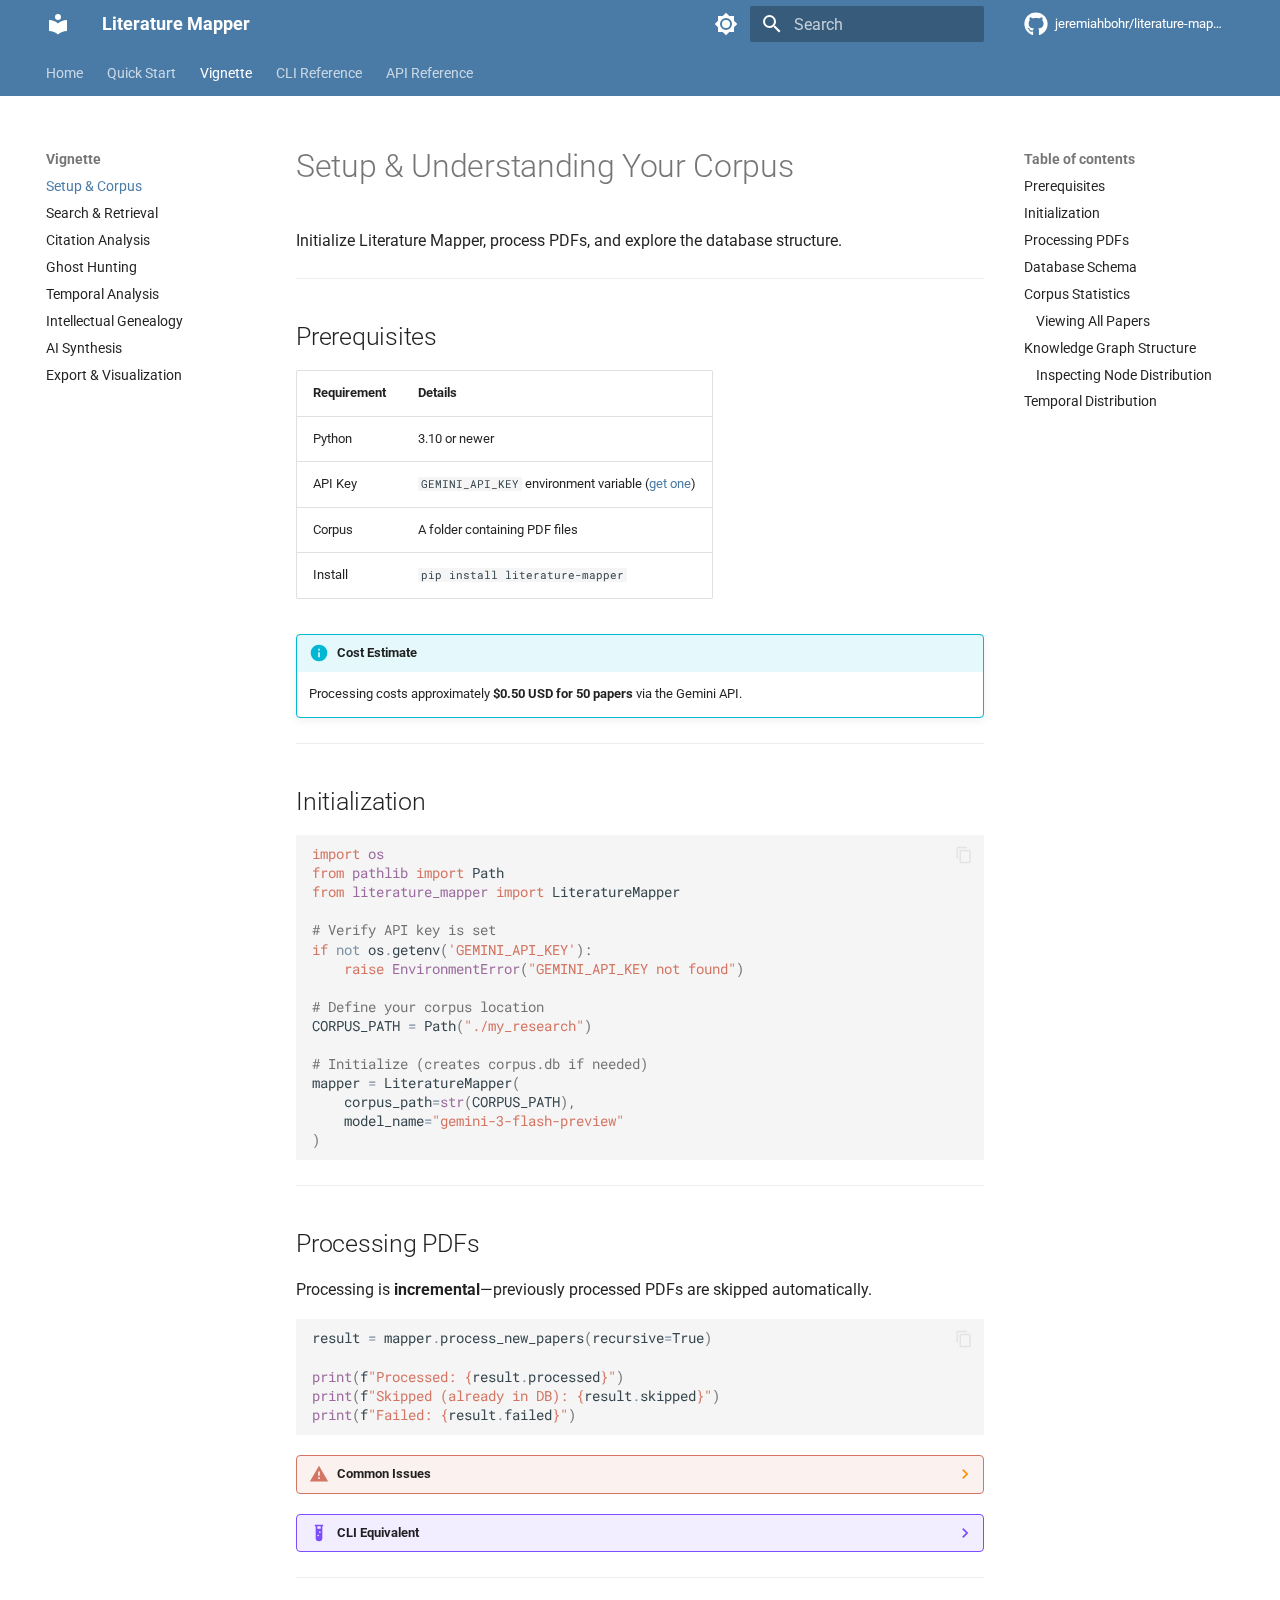
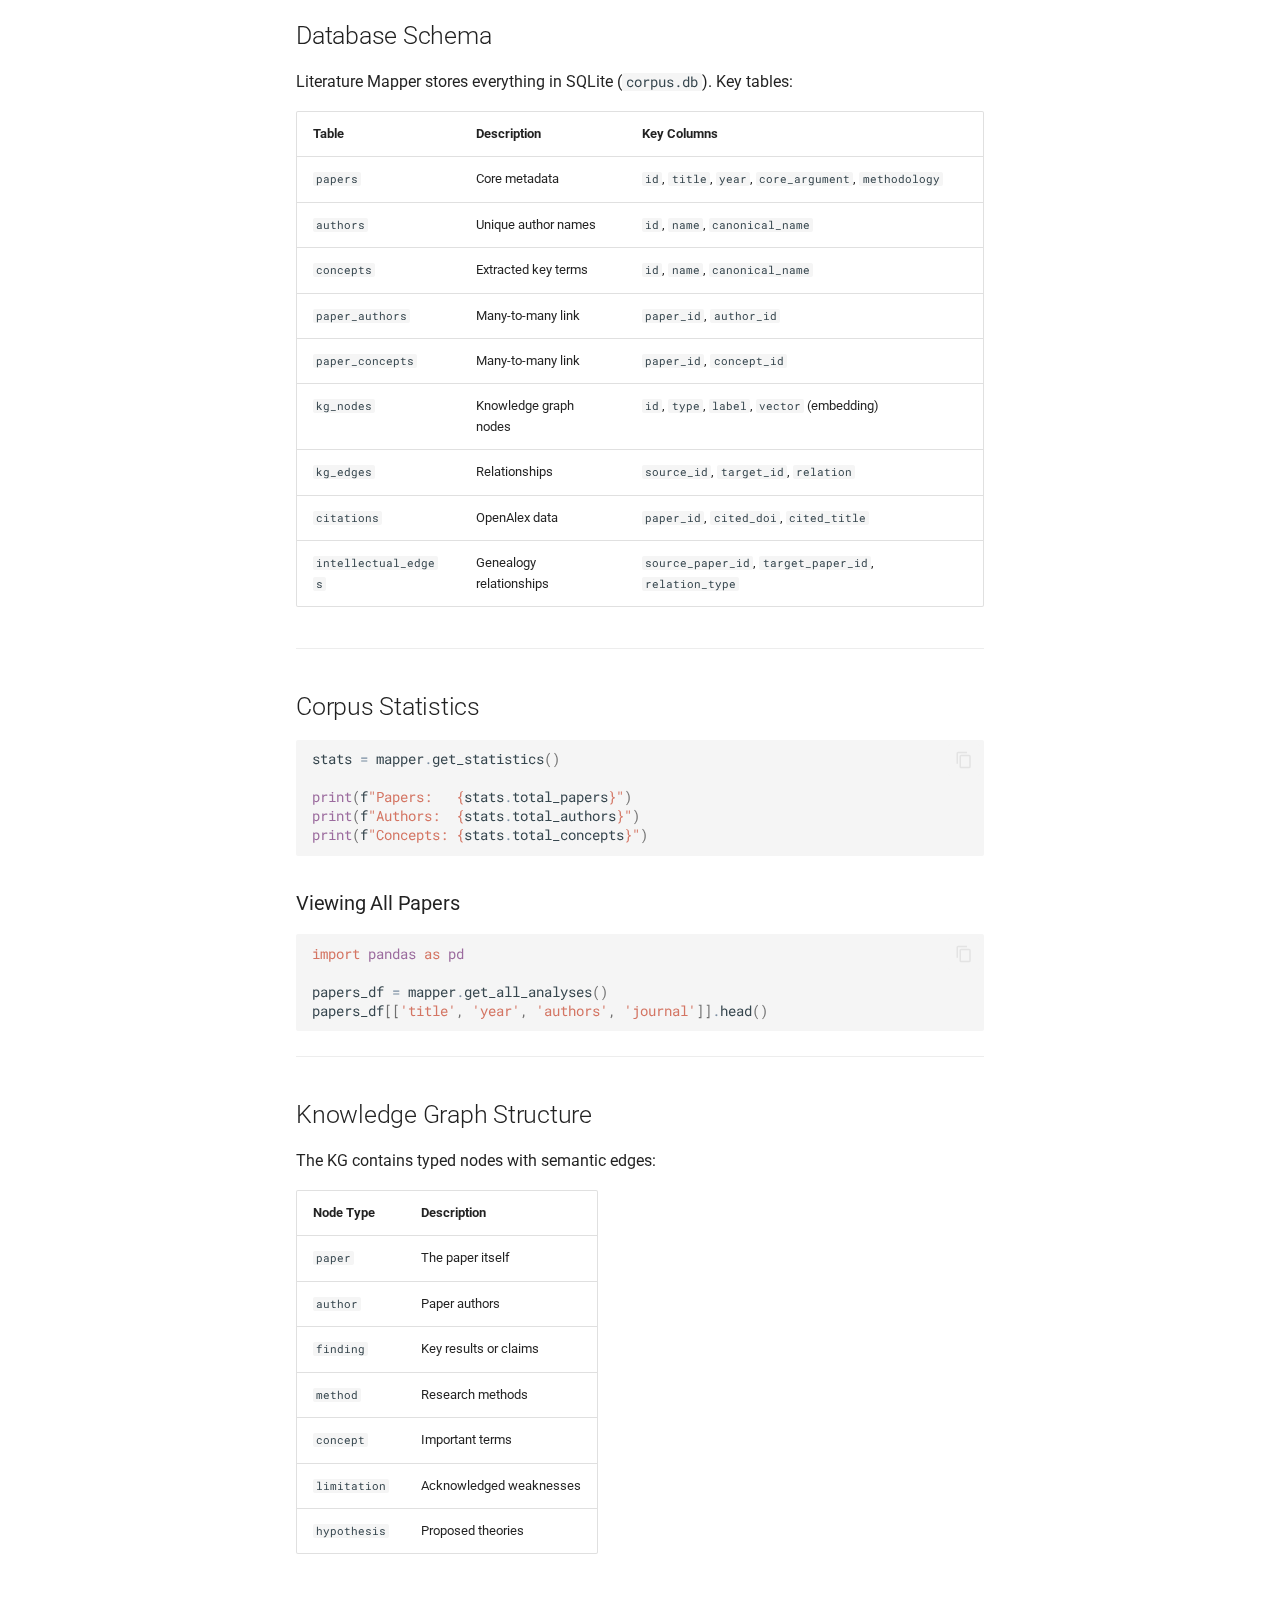
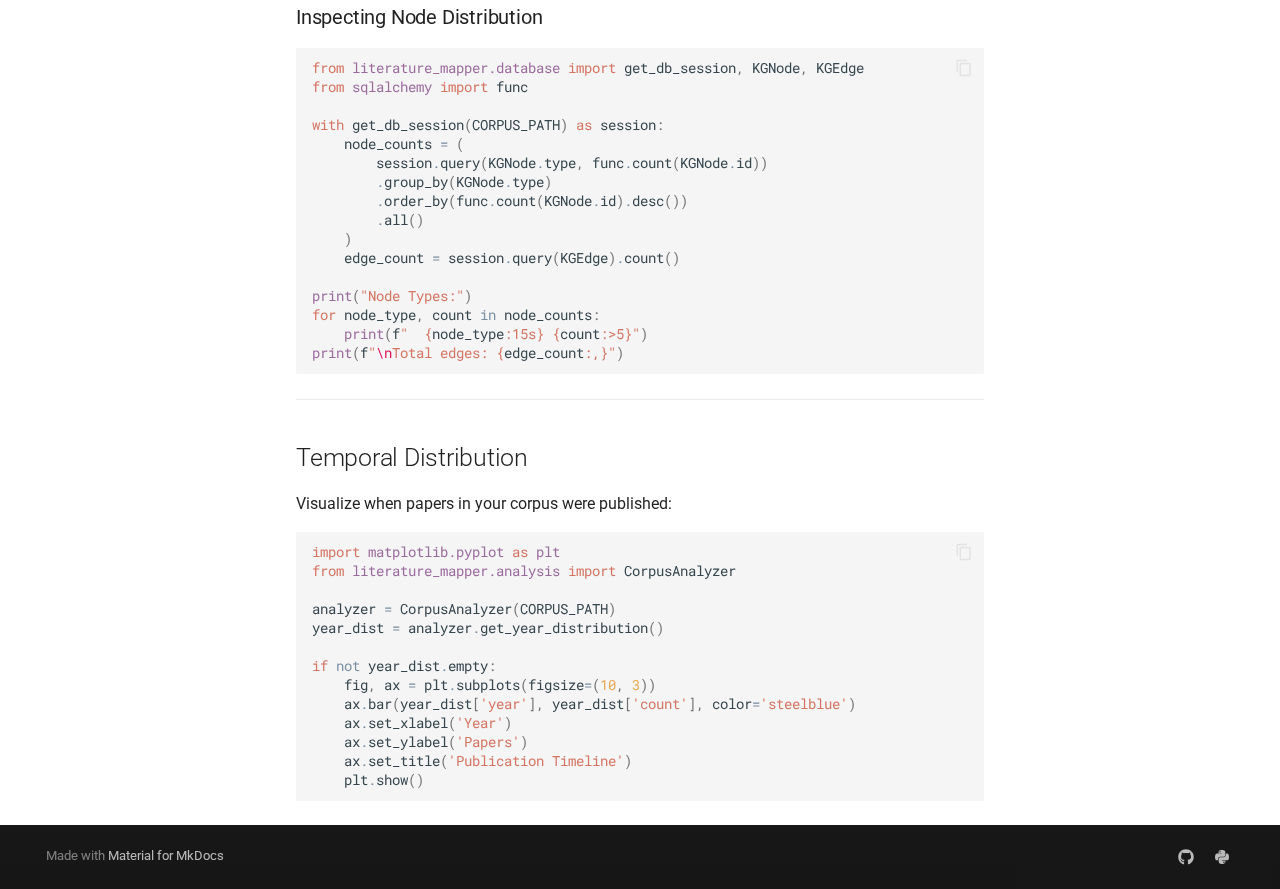
<file: vignette/setup/index.html>
<!doctype html>
<html lang="en" class="no-js">
  <head>
    
      <meta charset="utf-8">
      <meta name="viewport" content="width=device-width,initial-scale=1">
      
        <meta name="description" content="Set up Literature Mapper and process your first PDFs. Understand the database schema and corpus structure.">
      
      
        <meta name="author" content="Jeremiah Bohr">
      
      
        <link rel="canonical" href="https://jeremiahbohr.github.io/literature-mapper/vignette/setup/">
      
      
        <link rel="prev" href="../../quickstart/">
      
      
        <link rel="next" href="../search/">
      
      
        
      
      
      <link rel="icon" href="../../assets/images/favicon.png">
      <meta name="generator" content="mkdocs-1.6.1, mkdocs-material-9.7.1">
    
    
      
        <title>Setup & Corpus - Literature Mapper</title>
      
    
    
      <link rel="stylesheet" href="../../assets/stylesheets/main.484c7ddc.min.css">
      
        
        <link rel="stylesheet" href="../../assets/stylesheets/palette.ab4e12ef.min.css">
      
      


    
    
      
    
    
      
        
        
        <link rel="preconnect" href="https://fonts.gstatic.com" crossorigin>
        <link rel="stylesheet" href="https://fonts.googleapis.com/css?family=Roboto:300,300i,400,400i,700,700i%7CRoboto+Mono:400,400i,700,700i&display=fallback">
        <style>:root{--md-text-font:"Roboto";--md-code-font:"Roboto Mono"}</style>
      
    
    
      <link rel="stylesheet" href="../../stylesheets/extra.css">
    
    <script>__md_scope=new URL("../..",location),__md_hash=e=>[...e].reduce(((e,_)=>(e<<5)-e+_.charCodeAt(0)),0),__md_get=(e,_=localStorage,t=__md_scope)=>JSON.parse(_.getItem(t.pathname+"."+e)),__md_set=(e,_,t=localStorage,a=__md_scope)=>{try{t.setItem(a.pathname+"."+e,JSON.stringify(_))}catch(e){}}</script>
    
      

    
    
  </head>
  
  
    
    
      
    
    
    
    
    <body dir="ltr" data-md-color-scheme="default" data-md-color-primary="indigo" data-md-color-accent="indigo">
  
    
    <input class="md-toggle" data-md-toggle="drawer" type="checkbox" id="__drawer" autocomplete="off">
    <input class="md-toggle" data-md-toggle="search" type="checkbox" id="__search" autocomplete="off">
    <label class="md-overlay" for="__drawer"></label>
    <div data-md-component="skip">
      
        
        <a href="#setup-understanding-your-corpus" class="md-skip">
          Skip to content
        </a>
      
    </div>
    <div data-md-component="announce">
      
    </div>
    
    
      

<header class="md-header" data-md-component="header">
  <nav class="md-header__inner md-grid" aria-label="Header">
    <a href="../.." title="Literature Mapper" class="md-header__button md-logo" aria-label="Literature Mapper" data-md-component="logo">
      
  
  <svg xmlns="http://www.w3.org/2000/svg" viewBox="0 0 24 24"><path d="M12 8a3 3 0 0 0 3-3 3 3 0 0 0-3-3 3 3 0 0 0-3 3 3 3 0 0 0 3 3m0 3.54C9.64 9.35 6.5 8 3 8v11c3.5 0 6.64 1.35 9 3.54 2.36-2.19 5.5-3.54 9-3.54V8c-3.5 0-6.64 1.35-9 3.54"/></svg>

    </a>
    <label class="md-header__button md-icon" for="__drawer">
      
      <svg xmlns="http://www.w3.org/2000/svg" viewBox="0 0 24 24"><path d="M3 6h18v2H3zm0 5h18v2H3zm0 5h18v2H3z"/></svg>
    </label>
    <div class="md-header__title" data-md-component="header-title">
      <div class="md-header__ellipsis">
        <div class="md-header__topic">
          <span class="md-ellipsis">
            Literature Mapper
          </span>
        </div>
        <div class="md-header__topic" data-md-component="header-topic">
          <span class="md-ellipsis">
            
              Setup & Corpus
            
          </span>
        </div>
      </div>
    </div>
    
      
        <form class="md-header__option" data-md-component="palette">
  
    
    
    
    <input class="md-option" data-md-color-media="" data-md-color-scheme="default" data-md-color-primary="indigo" data-md-color-accent="indigo"  aria-label="Switch to dark mode"  type="radio" name="__palette" id="__palette_0">
    
      <label class="md-header__button md-icon" title="Switch to dark mode" for="__palette_1" hidden>
        <svg xmlns="http://www.w3.org/2000/svg" viewBox="0 0 24 24"><path d="M12 8a4 4 0 0 0-4 4 4 4 0 0 0 4 4 4 4 0 0 0 4-4 4 4 0 0 0-4-4m0 10a6 6 0 0 1-6-6 6 6 0 0 1 6-6 6 6 0 0 1 6 6 6 6 0 0 1-6 6m8-9.31V4h-4.69L12 .69 8.69 4H4v4.69L.69 12 4 15.31V20h4.69L12 23.31 15.31 20H20v-4.69L23.31 12z"/></svg>
      </label>
    
  
    
    
    
    <input class="md-option" data-md-color-media="" data-md-color-scheme="slate" data-md-color-primary="indigo" data-md-color-accent="indigo"  aria-label="Switch to light mode"  type="radio" name="__palette" id="__palette_1">
    
      <label class="md-header__button md-icon" title="Switch to light mode" for="__palette_0" hidden>
        <svg xmlns="http://www.w3.org/2000/svg" viewBox="0 0 24 24"><path d="M12 18c-.89 0-1.74-.2-2.5-.55C11.56 16.5 13 14.42 13 12s-1.44-4.5-3.5-5.45C10.26 6.2 11.11 6 12 6a6 6 0 0 1 6 6 6 6 0 0 1-6 6m8-9.31V4h-4.69L12 .69 8.69 4H4v4.69L.69 12 4 15.31V20h4.69L12 23.31 15.31 20H20v-4.69L23.31 12z"/></svg>
      </label>
    
  
</form>
      
    
    
      <script>var palette=__md_get("__palette");if(palette&&palette.color){if("(prefers-color-scheme)"===palette.color.media){var media=matchMedia("(prefers-color-scheme: light)"),input=document.querySelector(media.matches?"[data-md-color-media='(prefers-color-scheme: light)']":"[data-md-color-media='(prefers-color-scheme: dark)']");palette.color.media=input.getAttribute("data-md-color-media"),palette.color.scheme=input.getAttribute("data-md-color-scheme"),palette.color.primary=input.getAttribute("data-md-color-primary"),palette.color.accent=input.getAttribute("data-md-color-accent")}for(var[key,value]of Object.entries(palette.color))document.body.setAttribute("data-md-color-"+key,value)}</script>
    
    
    
      
      
        <label class="md-header__button md-icon" for="__search">
          
          <svg xmlns="http://www.w3.org/2000/svg" viewBox="0 0 24 24"><path d="M9.5 3A6.5 6.5 0 0 1 16 9.5c0 1.61-.59 3.09-1.56 4.23l.27.27h.79l5 5-1.5 1.5-5-5v-.79l-.27-.27A6.52 6.52 0 0 1 9.5 16 6.5 6.5 0 0 1 3 9.5 6.5 6.5 0 0 1 9.5 3m0 2C7 5 5 7 5 9.5S7 14 9.5 14 14 12 14 9.5 12 5 9.5 5"/></svg>
        </label>
        <div class="md-search" data-md-component="search" role="dialog">
  <label class="md-search__overlay" for="__search"></label>
  <div class="md-search__inner" role="search">
    <form class="md-search__form" name="search">
      <input type="text" class="md-search__input" name="query" aria-label="Search" placeholder="Search" autocapitalize="off" autocorrect="off" autocomplete="off" spellcheck="false" data-md-component="search-query" required>
      <label class="md-search__icon md-icon" for="__search">
        
        <svg xmlns="http://www.w3.org/2000/svg" viewBox="0 0 24 24"><path d="M9.5 3A6.5 6.5 0 0 1 16 9.5c0 1.61-.59 3.09-1.56 4.23l.27.27h.79l5 5-1.5 1.5-5-5v-.79l-.27-.27A6.52 6.52 0 0 1 9.5 16 6.5 6.5 0 0 1 3 9.5 6.5 6.5 0 0 1 9.5 3m0 2C7 5 5 7 5 9.5S7 14 9.5 14 14 12 14 9.5 12 5 9.5 5"/></svg>
        
        <svg xmlns="http://www.w3.org/2000/svg" viewBox="0 0 24 24"><path d="M20 11v2H8l5.5 5.5-1.42 1.42L4.16 12l7.92-7.92L13.5 5.5 8 11z"/></svg>
      </label>
      <nav class="md-search__options" aria-label="Search">
        
        <button type="reset" class="md-search__icon md-icon" title="Clear" aria-label="Clear" tabindex="-1">
          
          <svg xmlns="http://www.w3.org/2000/svg" viewBox="0 0 24 24"><path d="M19 6.41 17.59 5 12 10.59 6.41 5 5 6.41 10.59 12 5 17.59 6.41 19 12 13.41 17.59 19 19 17.59 13.41 12z"/></svg>
        </button>
      </nav>
      
        <div class="md-search__suggest" data-md-component="search-suggest"></div>
      
    </form>
    <div class="md-search__output">
      <div class="md-search__scrollwrap" tabindex="0" data-md-scrollfix>
        <div class="md-search-result" data-md-component="search-result">
          <div class="md-search-result__meta">
            Initializing search
          </div>
          <ol class="md-search-result__list" role="presentation"></ol>
        </div>
      </div>
    </div>
  </div>
</div>
      
    
    
      <div class="md-header__source">
        <a href="https://github.com/jeremiahbohr/literature-mapper" title="Go to repository" class="md-source" data-md-component="source">
  <div class="md-source__icon md-icon">
    
    <svg xmlns="http://www.w3.org/2000/svg" viewBox="0 0 512 512"><!--! Font Awesome Free 7.1.0 by @fontawesome - https://fontawesome.com License - https://fontawesome.com/license/free (Icons: CC BY 4.0, Fonts: SIL OFL 1.1, Code: MIT License) Copyright 2025 Fonticons, Inc.--><path d="M173.9 397.4c0 2-2.3 3.6-5.2 3.6-3.3.3-5.6-1.3-5.6-3.6 0-2 2.3-3.6 5.2-3.6 3-.3 5.6 1.3 5.6 3.6m-31.1-4.5c-.7 2 1.3 4.3 4.3 4.9 2.6 1 5.6 0 6.2-2s-1.3-4.3-4.3-5.2c-2.6-.7-5.5.3-6.2 2.3m44.2-1.7c-2.9.7-4.9 2.6-4.6 4.9.3 2 2.9 3.3 5.9 2.6 2.9-.7 4.9-2.6 4.6-4.6-.3-1.9-3-3.2-5.9-2.9M252.8 8C114.1 8 8 113.3 8 252c0 110.9 69.8 205.8 169.5 239.2 12.8 2.3 17.3-5.6 17.3-12.1 0-6.2-.3-40.4-.3-61.4 0 0-70 15-84.7-29.8 0 0-11.4-29.1-27.8-36.6 0 0-22.9-15.7 1.6-15.4 0 0 24.9 2 38.6 25.8 21.9 38.6 58.6 27.5 72.9 20.9 2.3-16 8.8-27.1 16-33.7-55.9-6.2-112.3-14.3-112.3-110.5 0-27.5 7.6-41.3 23.6-58.9-2.6-6.5-11.1-33.3 2.6-67.9 20.9-6.5 69 27 69 27 20-5.6 41.5-8.5 62.8-8.5s42.8 2.9 62.8 8.5c0 0 48.1-33.6 69-27 13.7 34.7 5.2 61.4 2.6 67.9 16 17.7 25.8 31.5 25.8 58.9 0 96.5-58.9 104.2-114.8 110.5 9.2 7.9 17 22.9 17 46.4 0 33.7-.3 75.4-.3 83.6 0 6.5 4.6 14.4 17.3 12.1C436.2 457.8 504 362.9 504 252 504 113.3 391.5 8 252.8 8M105.2 352.9c-1.3 1-1 3.3.7 5.2 1.6 1.6 3.9 2.3 5.2 1 1.3-1 1-3.3-.7-5.2-1.6-1.6-3.9-2.3-5.2-1m-10.8-8.1c-.7 1.3.3 2.9 2.3 3.9 1.6 1 3.6.7 4.3-.7.7-1.3-.3-2.9-2.3-3.9-2-.6-3.6-.3-4.3.7m32.4 35.6c-1.6 1.3-1 4.3 1.3 6.2 2.3 2.3 5.2 2.6 6.5 1 1.3-1.3.7-4.3-1.3-6.2-2.2-2.3-5.2-2.6-6.5-1m-11.4-14.7c-1.6 1-1.6 3.6 0 5.9s4.3 3.3 5.6 2.3c1.6-1.3 1.6-3.9 0-6.2-1.4-2.3-4-3.3-5.6-2"/></svg>
  </div>
  <div class="md-source__repository">
    jeremiahbohr/literature-mapper
  </div>
</a>
      </div>
    
  </nav>
  
</header>
    
    <div class="md-container" data-md-component="container">
      
      
        
          
            
<nav class="md-tabs" aria-label="Tabs" data-md-component="tabs">
  <div class="md-grid">
    <ul class="md-tabs__list">
      
        
  
  
  
  
    <li class="md-tabs__item">
      <a href="../.." class="md-tabs__link">
        
  
  
    
  
  Home

      </a>
    </li>
  

      
        
  
  
  
  
    <li class="md-tabs__item">
      <a href="../../quickstart/" class="md-tabs__link">
        
  
  
    
  
  Quick Start

      </a>
    </li>
  

      
        
  
  
  
    
  
  
    
    
      <li class="md-tabs__item md-tabs__item--active">
        <a href="./" class="md-tabs__link">
          
  
  
  Vignette

        </a>
      </li>
    
  

      
        
  
  
  
  
    <li class="md-tabs__item">
      <a href="../../cli/" class="md-tabs__link">
        
  
  
    
  
  CLI Reference

      </a>
    </li>
  

      
        
  
  
  
  
    <li class="md-tabs__item">
      <a href="../../api/" class="md-tabs__link">
        
  
  
    
  
  API Reference

      </a>
    </li>
  

      
    </ul>
  </div>
</nav>
          
        
      
      <main class="md-main" data-md-component="main">
        <div class="md-main__inner md-grid">
          
            
              
              <div class="md-sidebar md-sidebar--primary" data-md-component="sidebar" data-md-type="navigation" >
                <div class="md-sidebar__scrollwrap">
                  <div class="md-sidebar__inner">
                    


  


<nav class="md-nav md-nav--primary md-nav--lifted" aria-label="Navigation" data-md-level="0">
  <label class="md-nav__title" for="__drawer">
    <a href="../.." title="Literature Mapper" class="md-nav__button md-logo" aria-label="Literature Mapper" data-md-component="logo">
      
  
  <svg xmlns="http://www.w3.org/2000/svg" viewBox="0 0 24 24"><path d="M12 8a3 3 0 0 0 3-3 3 3 0 0 0-3-3 3 3 0 0 0-3 3 3 3 0 0 0 3 3m0 3.54C9.64 9.35 6.5 8 3 8v11c3.5 0 6.64 1.35 9 3.54 2.36-2.19 5.5-3.54 9-3.54V8c-3.5 0-6.64 1.35-9 3.54"/></svg>

    </a>
    Literature Mapper
  </label>
  
    <div class="md-nav__source">
      <a href="https://github.com/jeremiahbohr/literature-mapper" title="Go to repository" class="md-source" data-md-component="source">
  <div class="md-source__icon md-icon">
    
    <svg xmlns="http://www.w3.org/2000/svg" viewBox="0 0 512 512"><!--! Font Awesome Free 7.1.0 by @fontawesome - https://fontawesome.com License - https://fontawesome.com/license/free (Icons: CC BY 4.0, Fonts: SIL OFL 1.1, Code: MIT License) Copyright 2025 Fonticons, Inc.--><path d="M173.9 397.4c0 2-2.3 3.6-5.2 3.6-3.3.3-5.6-1.3-5.6-3.6 0-2 2.3-3.6 5.2-3.6 3-.3 5.6 1.3 5.6 3.6m-31.1-4.5c-.7 2 1.3 4.3 4.3 4.9 2.6 1 5.6 0 6.2-2s-1.3-4.3-4.3-5.2c-2.6-.7-5.5.3-6.2 2.3m44.2-1.7c-2.9.7-4.9 2.6-4.6 4.9.3 2 2.9 3.3 5.9 2.6 2.9-.7 4.9-2.6 4.6-4.6-.3-1.9-3-3.2-5.9-2.9M252.8 8C114.1 8 8 113.3 8 252c0 110.9 69.8 205.8 169.5 239.2 12.8 2.3 17.3-5.6 17.3-12.1 0-6.2-.3-40.4-.3-61.4 0 0-70 15-84.7-29.8 0 0-11.4-29.1-27.8-36.6 0 0-22.9-15.7 1.6-15.4 0 0 24.9 2 38.6 25.8 21.9 38.6 58.6 27.5 72.9 20.9 2.3-16 8.8-27.1 16-33.7-55.9-6.2-112.3-14.3-112.3-110.5 0-27.5 7.6-41.3 23.6-58.9-2.6-6.5-11.1-33.3 2.6-67.9 20.9-6.5 69 27 69 27 20-5.6 41.5-8.5 62.8-8.5s42.8 2.9 62.8 8.5c0 0 48.1-33.6 69-27 13.7 34.7 5.2 61.4 2.6 67.9 16 17.7 25.8 31.5 25.8 58.9 0 96.5-58.9 104.2-114.8 110.5 9.2 7.9 17 22.9 17 46.4 0 33.7-.3 75.4-.3 83.6 0 6.5 4.6 14.4 17.3 12.1C436.2 457.8 504 362.9 504 252 504 113.3 391.5 8 252.8 8M105.2 352.9c-1.3 1-1 3.3.7 5.2 1.6 1.6 3.9 2.3 5.2 1 1.3-1 1-3.3-.7-5.2-1.6-1.6-3.9-2.3-5.2-1m-10.8-8.1c-.7 1.3.3 2.9 2.3 3.9 1.6 1 3.6.7 4.3-.7.7-1.3-.3-2.9-2.3-3.9-2-.6-3.6-.3-4.3.7m32.4 35.6c-1.6 1.3-1 4.3 1.3 6.2 2.3 2.3 5.2 2.6 6.5 1 1.3-1.3.7-4.3-1.3-6.2-2.2-2.3-5.2-2.6-6.5-1m-11.4-14.7c-1.6 1-1.6 3.6 0 5.9s4.3 3.3 5.6 2.3c1.6-1.3 1.6-3.9 0-6.2-1.4-2.3-4-3.3-5.6-2"/></svg>
  </div>
  <div class="md-source__repository">
    jeremiahbohr/literature-mapper
  </div>
</a>
    </div>
  
  <ul class="md-nav__list" data-md-scrollfix>
    
      
      
  
  
  
  
    <li class="md-nav__item">
      <a href="../.." class="md-nav__link">
        
  
  
  <span class="md-ellipsis">
    
  
    Home
  

    
  </span>
  
  

      </a>
    </li>
  

    
      
      
  
  
  
  
    <li class="md-nav__item">
      <a href="../../quickstart/" class="md-nav__link">
        
  
  
  <span class="md-ellipsis">
    
  
    Quick Start
  

    
  </span>
  
  

      </a>
    </li>
  

    
      
      
  
  
    
  
  
  
    
    
    
    
      
        
        
      
      
        
      
    
    
    <li class="md-nav__item md-nav__item--active md-nav__item--section md-nav__item--nested">
      
        
        
        <input class="md-nav__toggle md-toggle " type="checkbox" id="__nav_3" checked>
        
          
          <label class="md-nav__link" for="__nav_3" id="__nav_3_label" tabindex="">
            
  
  
  <span class="md-ellipsis">
    
  
    Vignette
  

    
  </span>
  
  

            <span class="md-nav__icon md-icon"></span>
          </label>
        
        <nav class="md-nav" data-md-level="1" aria-labelledby="__nav_3_label" aria-expanded="true">
          <label class="md-nav__title" for="__nav_3">
            <span class="md-nav__icon md-icon"></span>
            
  
    Vignette
  

          </label>
          <ul class="md-nav__list" data-md-scrollfix>
            
              
                
  
  
    
  
  
  
    <li class="md-nav__item md-nav__item--active">
      
      <input class="md-nav__toggle md-toggle" type="checkbox" id="__toc">
      
      
        
      
      
        <label class="md-nav__link md-nav__link--active" for="__toc">
          
  
  
  <span class="md-ellipsis">
    
  
    Setup & Corpus
  

    
  </span>
  
  

          <span class="md-nav__icon md-icon"></span>
        </label>
      
      <a href="./" class="md-nav__link md-nav__link--active">
        
  
  
  <span class="md-ellipsis">
    
  
    Setup & Corpus
  

    
  </span>
  
  

      </a>
      
        

<nav class="md-nav md-nav--secondary" aria-label="Table of contents">
  
  
  
    
  
  
    <label class="md-nav__title" for="__toc">
      <span class="md-nav__icon md-icon"></span>
      Table of contents
    </label>
    <ul class="md-nav__list" data-md-component="toc" data-md-scrollfix>
      
        <li class="md-nav__item">
  <a href="#prerequisites" class="md-nav__link">
    <span class="md-ellipsis">
      
        Prerequisites
      
    </span>
  </a>
  
</li>
      
        <li class="md-nav__item">
  <a href="#initialization" class="md-nav__link">
    <span class="md-ellipsis">
      
        Initialization
      
    </span>
  </a>
  
</li>
      
        <li class="md-nav__item">
  <a href="#processing-pdfs" class="md-nav__link">
    <span class="md-ellipsis">
      
        Processing PDFs
      
    </span>
  </a>
  
</li>
      
        <li class="md-nav__item">
  <a href="#database-schema" class="md-nav__link">
    <span class="md-ellipsis">
      
        Database Schema
      
    </span>
  </a>
  
</li>
      
        <li class="md-nav__item">
  <a href="#corpus-statistics" class="md-nav__link">
    <span class="md-ellipsis">
      
        Corpus Statistics
      
    </span>
  </a>
  
    <nav class="md-nav" aria-label="Corpus Statistics">
      <ul class="md-nav__list">
        
          <li class="md-nav__item">
  <a href="#viewing-all-papers" class="md-nav__link">
    <span class="md-ellipsis">
      
        Viewing All Papers
      
    </span>
  </a>
  
</li>
        
      </ul>
    </nav>
  
</li>
      
        <li class="md-nav__item">
  <a href="#knowledge-graph-structure" class="md-nav__link">
    <span class="md-ellipsis">
      
        Knowledge Graph Structure
      
    </span>
  </a>
  
    <nav class="md-nav" aria-label="Knowledge Graph Structure">
      <ul class="md-nav__list">
        
          <li class="md-nav__item">
  <a href="#inspecting-node-distribution" class="md-nav__link">
    <span class="md-ellipsis">
      
        Inspecting Node Distribution
      
    </span>
  </a>
  
</li>
        
      </ul>
    </nav>
  
</li>
      
        <li class="md-nav__item">
  <a href="#temporal-distribution" class="md-nav__link">
    <span class="md-ellipsis">
      
        Temporal Distribution
      
    </span>
  </a>
  
</li>
      
    </ul>
  
</nav>
      
    </li>
  

              
            
              
                
  
  
  
  
    <li class="md-nav__item">
      <a href="../search/" class="md-nav__link">
        
  
  
  <span class="md-ellipsis">
    
  
    Search & Retrieval
  

    
  </span>
  
  

      </a>
    </li>
  

              
            
              
                
  
  
  
  
    <li class="md-nav__item">
      <a href="../citations/" class="md-nav__link">
        
  
  
  <span class="md-ellipsis">
    
  
    Citation Analysis
  

    
  </span>
  
  

      </a>
    </li>
  

              
            
              
                
  
  
  
  
    <li class="md-nav__item">
      <a href="../ghosts/" class="md-nav__link">
        
  
  
  <span class="md-ellipsis">
    
  
    Ghost Hunting
  

    
  </span>
  
  

      </a>
    </li>
  

              
            
              
                
  
  
  
  
    <li class="md-nav__item">
      <a href="../temporal/" class="md-nav__link">
        
  
  
  <span class="md-ellipsis">
    
  
    Temporal Analysis
  

    
  </span>
  
  

      </a>
    </li>
  

              
            
              
                
  
  
  
  
    <li class="md-nav__item">
      <a href="../genealogy/" class="md-nav__link">
        
  
  
  <span class="md-ellipsis">
    
  
    Intellectual Genealogy
  

    
  </span>
  
  

      </a>
    </li>
  

              
            
              
                
  
  
  
  
    <li class="md-nav__item">
      <a href="../synthesis/" class="md-nav__link">
        
  
  
  <span class="md-ellipsis">
    
  
    AI Synthesis
  

    
  </span>
  
  

      </a>
    </li>
  

              
            
              
                
  
  
  
  
    <li class="md-nav__item">
      <a href="../export/" class="md-nav__link">
        
  
  
  <span class="md-ellipsis">
    
  
    Export & Visualization
  

    
  </span>
  
  

      </a>
    </li>
  

              
            
          </ul>
        </nav>
      
    </li>
  

    
      
      
  
  
  
  
    <li class="md-nav__item">
      <a href="../../cli/" class="md-nav__link">
        
  
  
  <span class="md-ellipsis">
    
  
    CLI Reference
  

    
  </span>
  
  

      </a>
    </li>
  

    
      
      
  
  
  
  
    <li class="md-nav__item">
      <a href="../../api/" class="md-nav__link">
        
  
  
  <span class="md-ellipsis">
    
  
    API Reference
  

    
  </span>
  
  

      </a>
    </li>
  

    
  </ul>
</nav>
                  </div>
                </div>
              </div>
            
            
              
              <div class="md-sidebar md-sidebar--secondary" data-md-component="sidebar" data-md-type="toc" >
                <div class="md-sidebar__scrollwrap">
                  <div class="md-sidebar__inner">
                    

<nav class="md-nav md-nav--secondary" aria-label="Table of contents">
  
  
  
    
  
  
    <label class="md-nav__title" for="__toc">
      <span class="md-nav__icon md-icon"></span>
      Table of contents
    </label>
    <ul class="md-nav__list" data-md-component="toc" data-md-scrollfix>
      
        <li class="md-nav__item">
  <a href="#prerequisites" class="md-nav__link">
    <span class="md-ellipsis">
      
        Prerequisites
      
    </span>
  </a>
  
</li>
      
        <li class="md-nav__item">
  <a href="#initialization" class="md-nav__link">
    <span class="md-ellipsis">
      
        Initialization
      
    </span>
  </a>
  
</li>
      
        <li class="md-nav__item">
  <a href="#processing-pdfs" class="md-nav__link">
    <span class="md-ellipsis">
      
        Processing PDFs
      
    </span>
  </a>
  
</li>
      
        <li class="md-nav__item">
  <a href="#database-schema" class="md-nav__link">
    <span class="md-ellipsis">
      
        Database Schema
      
    </span>
  </a>
  
</li>
      
        <li class="md-nav__item">
  <a href="#corpus-statistics" class="md-nav__link">
    <span class="md-ellipsis">
      
        Corpus Statistics
      
    </span>
  </a>
  
    <nav class="md-nav" aria-label="Corpus Statistics">
      <ul class="md-nav__list">
        
          <li class="md-nav__item">
  <a href="#viewing-all-papers" class="md-nav__link">
    <span class="md-ellipsis">
      
        Viewing All Papers
      
    </span>
  </a>
  
</li>
        
      </ul>
    </nav>
  
</li>
      
        <li class="md-nav__item">
  <a href="#knowledge-graph-structure" class="md-nav__link">
    <span class="md-ellipsis">
      
        Knowledge Graph Structure
      
    </span>
  </a>
  
    <nav class="md-nav" aria-label="Knowledge Graph Structure">
      <ul class="md-nav__list">
        
          <li class="md-nav__item">
  <a href="#inspecting-node-distribution" class="md-nav__link">
    <span class="md-ellipsis">
      
        Inspecting Node Distribution
      
    </span>
  </a>
  
</li>
        
      </ul>
    </nav>
  
</li>
      
        <li class="md-nav__item">
  <a href="#temporal-distribution" class="md-nav__link">
    <span class="md-ellipsis">
      
        Temporal Distribution
      
    </span>
  </a>
  
</li>
      
    </ul>
  
</nav>
                  </div>
                </div>
              </div>
            
          
          
            <div class="md-content" data-md-component="content">
              
              <article class="md-content__inner md-typeset">
                
                  


  
  


<h1 id="setup-understanding-your-corpus">Setup &amp; Understanding Your Corpus<a class="headerlink" href="#setup-understanding-your-corpus" title="Permanent link">&para;</a></h1>
<p>Initialize Literature Mapper, process PDFs, and explore the database structure.</p>
<hr />
<h2 id="prerequisites">Prerequisites<a class="headerlink" href="#prerequisites" title="Permanent link">&para;</a></h2>
<table>
<thead>
<tr>
<th style="text-align: left;">Requirement</th>
<th style="text-align: left;">Details</th>
</tr>
</thead>
<tbody>
<tr>
<td style="text-align: left;">Python</td>
<td style="text-align: left;">3.10 or newer</td>
</tr>
<tr>
<td style="text-align: left;">API Key</td>
<td style="text-align: left;"><code>GEMINI_API_KEY</code> environment variable (<a href="https://aistudio.google.com/">get one</a>)</td>
</tr>
<tr>
<td style="text-align: left;">Corpus</td>
<td style="text-align: left;">A folder containing PDF files</td>
</tr>
<tr>
<td style="text-align: left;">Install</td>
<td style="text-align: left;"><code>pip install literature-mapper</code></td>
</tr>
</tbody>
</table>
<div class="admonition info">
<p class="admonition-title">Cost Estimate</p>
<p>Processing costs approximately <strong>$0.50 USD for 50 papers</strong> via the Gemini API.</p>
</div>
<hr />
<h2 id="initialization">Initialization<a class="headerlink" href="#initialization" title="Permanent link">&para;</a></h2>
<div class="highlight"><pre><span></span><code><a id="__codelineno-0-1" name="__codelineno-0-1" href="#__codelineno-0-1"></a><span class="kn">import</span><span class="w"> </span><span class="nn">os</span>
<a id="__codelineno-0-2" name="__codelineno-0-2" href="#__codelineno-0-2"></a><span class="kn">from</span><span class="w"> </span><span class="nn">pathlib</span><span class="w"> </span><span class="kn">import</span> <span class="n">Path</span>
<a id="__codelineno-0-3" name="__codelineno-0-3" href="#__codelineno-0-3"></a><span class="kn">from</span><span class="w"> </span><span class="nn">literature_mapper</span><span class="w"> </span><span class="kn">import</span> <span class="n">LiteratureMapper</span>
<a id="__codelineno-0-4" name="__codelineno-0-4" href="#__codelineno-0-4"></a>
<a id="__codelineno-0-5" name="__codelineno-0-5" href="#__codelineno-0-5"></a><span class="c1"># Verify API key is set</span>
<a id="__codelineno-0-6" name="__codelineno-0-6" href="#__codelineno-0-6"></a><span class="k">if</span> <span class="ow">not</span> <span class="n">os</span><span class="o">.</span><span class="n">getenv</span><span class="p">(</span><span class="s1">&#39;GEMINI_API_KEY&#39;</span><span class="p">):</span>
<a id="__codelineno-0-7" name="__codelineno-0-7" href="#__codelineno-0-7"></a>    <span class="k">raise</span> <span class="ne">EnvironmentError</span><span class="p">(</span><span class="s2">&quot;GEMINI_API_KEY not found&quot;</span><span class="p">)</span>
<a id="__codelineno-0-8" name="__codelineno-0-8" href="#__codelineno-0-8"></a>
<a id="__codelineno-0-9" name="__codelineno-0-9" href="#__codelineno-0-9"></a><span class="c1"># Define your corpus location</span>
<a id="__codelineno-0-10" name="__codelineno-0-10" href="#__codelineno-0-10"></a><span class="n">CORPUS_PATH</span> <span class="o">=</span> <span class="n">Path</span><span class="p">(</span><span class="s2">&quot;./my_research&quot;</span><span class="p">)</span>
<a id="__codelineno-0-11" name="__codelineno-0-11" href="#__codelineno-0-11"></a>
<a id="__codelineno-0-12" name="__codelineno-0-12" href="#__codelineno-0-12"></a><span class="c1"># Initialize (creates corpus.db if needed)</span>
<a id="__codelineno-0-13" name="__codelineno-0-13" href="#__codelineno-0-13"></a><span class="n">mapper</span> <span class="o">=</span> <span class="n">LiteratureMapper</span><span class="p">(</span>
<a id="__codelineno-0-14" name="__codelineno-0-14" href="#__codelineno-0-14"></a>    <span class="n">corpus_path</span><span class="o">=</span><span class="nb">str</span><span class="p">(</span><span class="n">CORPUS_PATH</span><span class="p">),</span>
<a id="__codelineno-0-15" name="__codelineno-0-15" href="#__codelineno-0-15"></a>    <span class="n">model_name</span><span class="o">=</span><span class="s2">&quot;gemini-3-flash-preview&quot;</span>
<a id="__codelineno-0-16" name="__codelineno-0-16" href="#__codelineno-0-16"></a><span class="p">)</span>
</code></pre></div>
<hr />
<h2 id="processing-pdfs">Processing PDFs<a class="headerlink" href="#processing-pdfs" title="Permanent link">&para;</a></h2>
<p>Processing is <strong>incremental</strong>—previously processed PDFs are skipped automatically.</p>
<div class="highlight"><pre><span></span><code><a id="__codelineno-1-1" name="__codelineno-1-1" href="#__codelineno-1-1"></a><span class="n">result</span> <span class="o">=</span> <span class="n">mapper</span><span class="o">.</span><span class="n">process_new_papers</span><span class="p">(</span><span class="n">recursive</span><span class="o">=</span><span class="kc">True</span><span class="p">)</span>
<a id="__codelineno-1-2" name="__codelineno-1-2" href="#__codelineno-1-2"></a>
<a id="__codelineno-1-3" name="__codelineno-1-3" href="#__codelineno-1-3"></a><span class="nb">print</span><span class="p">(</span><span class="sa">f</span><span class="s2">&quot;Processed: </span><span class="si">{</span><span class="n">result</span><span class="o">.</span><span class="n">processed</span><span class="si">}</span><span class="s2">&quot;</span><span class="p">)</span>
<a id="__codelineno-1-4" name="__codelineno-1-4" href="#__codelineno-1-4"></a><span class="nb">print</span><span class="p">(</span><span class="sa">f</span><span class="s2">&quot;Skipped (already in DB): </span><span class="si">{</span><span class="n">result</span><span class="o">.</span><span class="n">skipped</span><span class="si">}</span><span class="s2">&quot;</span><span class="p">)</span>
<a id="__codelineno-1-5" name="__codelineno-1-5" href="#__codelineno-1-5"></a><span class="nb">print</span><span class="p">(</span><span class="sa">f</span><span class="s2">&quot;Failed: </span><span class="si">{</span><span class="n">result</span><span class="o">.</span><span class="n">failed</span><span class="si">}</span><span class="s2">&quot;</span><span class="p">)</span>
</code></pre></div>
<details class="warning">
<summary>Common Issues</summary>
<ul>
<li><strong>Scanned PDFs without OCR</strong> → No extractable text</li>
<li><strong>Password-protected files</strong> → Extraction fails</li>
<li><strong>Corrupted PDF structure</strong> → Partial or no data</li>
</ul>
</details>
<details class="example">
<summary>CLI Equivalent</summary>
<div class="highlight"><pre><span></span><code><a id="__codelineno-2-1" name="__codelineno-2-1" href="#__codelineno-2-1"></a>literature-mapper<span class="w"> </span>process<span class="w"> </span>./my_research<span class="w"> </span>--recursive
</code></pre></div>
</details>
<hr />
<h2 id="database-schema">Database Schema<a class="headerlink" href="#database-schema" title="Permanent link">&para;</a></h2>
<p>Literature Mapper stores everything in SQLite (<code>corpus.db</code>). Key tables:</p>
<table>
<thead>
<tr>
<th style="text-align: left;">Table</th>
<th style="text-align: left;">Description</th>
<th style="text-align: left;">Key Columns</th>
</tr>
</thead>
<tbody>
<tr>
<td style="text-align: left;"><code>papers</code></td>
<td style="text-align: left;">Core metadata</td>
<td style="text-align: left;"><code>id</code>, <code>title</code>, <code>year</code>, <code>core_argument</code>, <code>methodology</code></td>
</tr>
<tr>
<td style="text-align: left;"><code>authors</code></td>
<td style="text-align: left;">Unique author names</td>
<td style="text-align: left;"><code>id</code>, <code>name</code>, <code>canonical_name</code></td>
</tr>
<tr>
<td style="text-align: left;"><code>concepts</code></td>
<td style="text-align: left;">Extracted key terms</td>
<td style="text-align: left;"><code>id</code>, <code>name</code>, <code>canonical_name</code></td>
</tr>
<tr>
<td style="text-align: left;"><code>paper_authors</code></td>
<td style="text-align: left;">Many-to-many link</td>
<td style="text-align: left;"><code>paper_id</code>, <code>author_id</code></td>
</tr>
<tr>
<td style="text-align: left;"><code>paper_concepts</code></td>
<td style="text-align: left;">Many-to-many link</td>
<td style="text-align: left;"><code>paper_id</code>, <code>concept_id</code></td>
</tr>
<tr>
<td style="text-align: left;"><code>kg_nodes</code></td>
<td style="text-align: left;">Knowledge graph nodes</td>
<td style="text-align: left;"><code>id</code>, <code>type</code>, <code>label</code>, <code>vector</code> (embedding)</td>
</tr>
<tr>
<td style="text-align: left;"><code>kg_edges</code></td>
<td style="text-align: left;">Relationships</td>
<td style="text-align: left;"><code>source_id</code>, <code>target_id</code>, <code>relation</code></td>
</tr>
<tr>
<td style="text-align: left;"><code>citations</code></td>
<td style="text-align: left;">OpenAlex data</td>
<td style="text-align: left;"><code>paper_id</code>, <code>cited_doi</code>, <code>cited_title</code></td>
</tr>
<tr>
<td style="text-align: left;"><code>intellectual_edges</code></td>
<td style="text-align: left;">Genealogy relationships</td>
<td style="text-align: left;"><code>source_paper_id</code>, <code>target_paper_id</code>, <code>relation_type</code></td>
</tr>
</tbody>
</table>
<hr />
<h2 id="corpus-statistics">Corpus Statistics<a class="headerlink" href="#corpus-statistics" title="Permanent link">&para;</a></h2>
<div class="highlight"><pre><span></span><code><a id="__codelineno-3-1" name="__codelineno-3-1" href="#__codelineno-3-1"></a><span class="n">stats</span> <span class="o">=</span> <span class="n">mapper</span><span class="o">.</span><span class="n">get_statistics</span><span class="p">()</span>
<a id="__codelineno-3-2" name="__codelineno-3-2" href="#__codelineno-3-2"></a>
<a id="__codelineno-3-3" name="__codelineno-3-3" href="#__codelineno-3-3"></a><span class="nb">print</span><span class="p">(</span><span class="sa">f</span><span class="s2">&quot;Papers:   </span><span class="si">{</span><span class="n">stats</span><span class="o">.</span><span class="n">total_papers</span><span class="si">}</span><span class="s2">&quot;</span><span class="p">)</span>
<a id="__codelineno-3-4" name="__codelineno-3-4" href="#__codelineno-3-4"></a><span class="nb">print</span><span class="p">(</span><span class="sa">f</span><span class="s2">&quot;Authors:  </span><span class="si">{</span><span class="n">stats</span><span class="o">.</span><span class="n">total_authors</span><span class="si">}</span><span class="s2">&quot;</span><span class="p">)</span>
<a id="__codelineno-3-5" name="__codelineno-3-5" href="#__codelineno-3-5"></a><span class="nb">print</span><span class="p">(</span><span class="sa">f</span><span class="s2">&quot;Concepts: </span><span class="si">{</span><span class="n">stats</span><span class="o">.</span><span class="n">total_concepts</span><span class="si">}</span><span class="s2">&quot;</span><span class="p">)</span>
</code></pre></div>
<h3 id="viewing-all-papers">Viewing All Papers<a class="headerlink" href="#viewing-all-papers" title="Permanent link">&para;</a></h3>
<div class="highlight"><pre><span></span><code><a id="__codelineno-4-1" name="__codelineno-4-1" href="#__codelineno-4-1"></a><span class="kn">import</span><span class="w"> </span><span class="nn">pandas</span><span class="w"> </span><span class="k">as</span><span class="w"> </span><span class="nn">pd</span>
<a id="__codelineno-4-2" name="__codelineno-4-2" href="#__codelineno-4-2"></a>
<a id="__codelineno-4-3" name="__codelineno-4-3" href="#__codelineno-4-3"></a><span class="n">papers_df</span> <span class="o">=</span> <span class="n">mapper</span><span class="o">.</span><span class="n">get_all_analyses</span><span class="p">()</span>
<a id="__codelineno-4-4" name="__codelineno-4-4" href="#__codelineno-4-4"></a><span class="n">papers_df</span><span class="p">[[</span><span class="s1">&#39;title&#39;</span><span class="p">,</span> <span class="s1">&#39;year&#39;</span><span class="p">,</span> <span class="s1">&#39;authors&#39;</span><span class="p">,</span> <span class="s1">&#39;journal&#39;</span><span class="p">]]</span><span class="o">.</span><span class="n">head</span><span class="p">()</span>
</code></pre></div>
<hr />
<h2 id="knowledge-graph-structure">Knowledge Graph Structure<a class="headerlink" href="#knowledge-graph-structure" title="Permanent link">&para;</a></h2>
<p>The KG contains typed nodes with semantic edges:</p>
<table>
<thead>
<tr>
<th style="text-align: left;">Node Type</th>
<th style="text-align: left;">Description</th>
</tr>
</thead>
<tbody>
<tr>
<td style="text-align: left;"><code>paper</code></td>
<td style="text-align: left;">The paper itself</td>
</tr>
<tr>
<td style="text-align: left;"><code>author</code></td>
<td style="text-align: left;">Paper authors</td>
</tr>
<tr>
<td style="text-align: left;"><code>finding</code></td>
<td style="text-align: left;">Key results or claims</td>
</tr>
<tr>
<td style="text-align: left;"><code>method</code></td>
<td style="text-align: left;">Research methods</td>
</tr>
<tr>
<td style="text-align: left;"><code>concept</code></td>
<td style="text-align: left;">Important terms</td>
</tr>
<tr>
<td style="text-align: left;"><code>limitation</code></td>
<td style="text-align: left;">Acknowledged weaknesses</td>
</tr>
<tr>
<td style="text-align: left;"><code>hypothesis</code></td>
<td style="text-align: left;">Proposed theories</td>
</tr>
</tbody>
</table>
<h3 id="inspecting-node-distribution">Inspecting Node Distribution<a class="headerlink" href="#inspecting-node-distribution" title="Permanent link">&para;</a></h3>
<div class="highlight"><pre><span></span><code><a id="__codelineno-5-1" name="__codelineno-5-1" href="#__codelineno-5-1"></a><span class="kn">from</span><span class="w"> </span><span class="nn">literature_mapper.database</span><span class="w"> </span><span class="kn">import</span> <span class="n">get_db_session</span><span class="p">,</span> <span class="n">KGNode</span><span class="p">,</span> <span class="n">KGEdge</span>
<a id="__codelineno-5-2" name="__codelineno-5-2" href="#__codelineno-5-2"></a><span class="kn">from</span><span class="w"> </span><span class="nn">sqlalchemy</span><span class="w"> </span><span class="kn">import</span> <span class="n">func</span>
<a id="__codelineno-5-3" name="__codelineno-5-3" href="#__codelineno-5-3"></a>
<a id="__codelineno-5-4" name="__codelineno-5-4" href="#__codelineno-5-4"></a><span class="k">with</span> <span class="n">get_db_session</span><span class="p">(</span><span class="n">CORPUS_PATH</span><span class="p">)</span> <span class="k">as</span> <span class="n">session</span><span class="p">:</span>
<a id="__codelineno-5-5" name="__codelineno-5-5" href="#__codelineno-5-5"></a>    <span class="n">node_counts</span> <span class="o">=</span> <span class="p">(</span>
<a id="__codelineno-5-6" name="__codelineno-5-6" href="#__codelineno-5-6"></a>        <span class="n">session</span><span class="o">.</span><span class="n">query</span><span class="p">(</span><span class="n">KGNode</span><span class="o">.</span><span class="n">type</span><span class="p">,</span> <span class="n">func</span><span class="o">.</span><span class="n">count</span><span class="p">(</span><span class="n">KGNode</span><span class="o">.</span><span class="n">id</span><span class="p">))</span>
<a id="__codelineno-5-7" name="__codelineno-5-7" href="#__codelineno-5-7"></a>        <span class="o">.</span><span class="n">group_by</span><span class="p">(</span><span class="n">KGNode</span><span class="o">.</span><span class="n">type</span><span class="p">)</span>
<a id="__codelineno-5-8" name="__codelineno-5-8" href="#__codelineno-5-8"></a>        <span class="o">.</span><span class="n">order_by</span><span class="p">(</span><span class="n">func</span><span class="o">.</span><span class="n">count</span><span class="p">(</span><span class="n">KGNode</span><span class="o">.</span><span class="n">id</span><span class="p">)</span><span class="o">.</span><span class="n">desc</span><span class="p">())</span>
<a id="__codelineno-5-9" name="__codelineno-5-9" href="#__codelineno-5-9"></a>        <span class="o">.</span><span class="n">all</span><span class="p">()</span>
<a id="__codelineno-5-10" name="__codelineno-5-10" href="#__codelineno-5-10"></a>    <span class="p">)</span>
<a id="__codelineno-5-11" name="__codelineno-5-11" href="#__codelineno-5-11"></a>    <span class="n">edge_count</span> <span class="o">=</span> <span class="n">session</span><span class="o">.</span><span class="n">query</span><span class="p">(</span><span class="n">KGEdge</span><span class="p">)</span><span class="o">.</span><span class="n">count</span><span class="p">()</span>
<a id="__codelineno-5-12" name="__codelineno-5-12" href="#__codelineno-5-12"></a>
<a id="__codelineno-5-13" name="__codelineno-5-13" href="#__codelineno-5-13"></a><span class="nb">print</span><span class="p">(</span><span class="s2">&quot;Node Types:&quot;</span><span class="p">)</span>
<a id="__codelineno-5-14" name="__codelineno-5-14" href="#__codelineno-5-14"></a><span class="k">for</span> <span class="n">node_type</span><span class="p">,</span> <span class="n">count</span> <span class="ow">in</span> <span class="n">node_counts</span><span class="p">:</span>
<a id="__codelineno-5-15" name="__codelineno-5-15" href="#__codelineno-5-15"></a>    <span class="nb">print</span><span class="p">(</span><span class="sa">f</span><span class="s2">&quot;  </span><span class="si">{</span><span class="n">node_type</span><span class="si">:</span><span class="s2">15s</span><span class="si">}</span><span class="s2"> </span><span class="si">{</span><span class="n">count</span><span class="si">:</span><span class="s2">&gt;5</span><span class="si">}</span><span class="s2">&quot;</span><span class="p">)</span>
<a id="__codelineno-5-16" name="__codelineno-5-16" href="#__codelineno-5-16"></a><span class="nb">print</span><span class="p">(</span><span class="sa">f</span><span class="s2">&quot;</span><span class="se">\n</span><span class="s2">Total edges: </span><span class="si">{</span><span class="n">edge_count</span><span class="si">:</span><span class="s2">,</span><span class="si">}</span><span class="s2">&quot;</span><span class="p">)</span>
</code></pre></div>
<hr />
<h2 id="temporal-distribution">Temporal Distribution<a class="headerlink" href="#temporal-distribution" title="Permanent link">&para;</a></h2>
<p>Visualize when papers in your corpus were published:</p>
<div class="highlight"><pre><span></span><code><a id="__codelineno-6-1" name="__codelineno-6-1" href="#__codelineno-6-1"></a><span class="kn">import</span><span class="w"> </span><span class="nn">matplotlib.pyplot</span><span class="w"> </span><span class="k">as</span><span class="w"> </span><span class="nn">plt</span>
<a id="__codelineno-6-2" name="__codelineno-6-2" href="#__codelineno-6-2"></a><span class="kn">from</span><span class="w"> </span><span class="nn">literature_mapper.analysis</span><span class="w"> </span><span class="kn">import</span> <span class="n">CorpusAnalyzer</span>
<a id="__codelineno-6-3" name="__codelineno-6-3" href="#__codelineno-6-3"></a>
<a id="__codelineno-6-4" name="__codelineno-6-4" href="#__codelineno-6-4"></a><span class="n">analyzer</span> <span class="o">=</span> <span class="n">CorpusAnalyzer</span><span class="p">(</span><span class="n">CORPUS_PATH</span><span class="p">)</span>
<a id="__codelineno-6-5" name="__codelineno-6-5" href="#__codelineno-6-5"></a><span class="n">year_dist</span> <span class="o">=</span> <span class="n">analyzer</span><span class="o">.</span><span class="n">get_year_distribution</span><span class="p">()</span>
<a id="__codelineno-6-6" name="__codelineno-6-6" href="#__codelineno-6-6"></a>
<a id="__codelineno-6-7" name="__codelineno-6-7" href="#__codelineno-6-7"></a><span class="k">if</span> <span class="ow">not</span> <span class="n">year_dist</span><span class="o">.</span><span class="n">empty</span><span class="p">:</span>
<a id="__codelineno-6-8" name="__codelineno-6-8" href="#__codelineno-6-8"></a>    <span class="n">fig</span><span class="p">,</span> <span class="n">ax</span> <span class="o">=</span> <span class="n">plt</span><span class="o">.</span><span class="n">subplots</span><span class="p">(</span><span class="n">figsize</span><span class="o">=</span><span class="p">(</span><span class="mi">10</span><span class="p">,</span> <span class="mi">3</span><span class="p">))</span>
<a id="__codelineno-6-9" name="__codelineno-6-9" href="#__codelineno-6-9"></a>    <span class="n">ax</span><span class="o">.</span><span class="n">bar</span><span class="p">(</span><span class="n">year_dist</span><span class="p">[</span><span class="s1">&#39;year&#39;</span><span class="p">],</span> <span class="n">year_dist</span><span class="p">[</span><span class="s1">&#39;count&#39;</span><span class="p">],</span> <span class="n">color</span><span class="o">=</span><span class="s1">&#39;steelblue&#39;</span><span class="p">)</span>
<a id="__codelineno-6-10" name="__codelineno-6-10" href="#__codelineno-6-10"></a>    <span class="n">ax</span><span class="o">.</span><span class="n">set_xlabel</span><span class="p">(</span><span class="s1">&#39;Year&#39;</span><span class="p">)</span>
<a id="__codelineno-6-11" name="__codelineno-6-11" href="#__codelineno-6-11"></a>    <span class="n">ax</span><span class="o">.</span><span class="n">set_ylabel</span><span class="p">(</span><span class="s1">&#39;Papers&#39;</span><span class="p">)</span>
<a id="__codelineno-6-12" name="__codelineno-6-12" href="#__codelineno-6-12"></a>    <span class="n">ax</span><span class="o">.</span><span class="n">set_title</span><span class="p">(</span><span class="s1">&#39;Publication Timeline&#39;</span><span class="p">)</span>
<a id="__codelineno-6-13" name="__codelineno-6-13" href="#__codelineno-6-13"></a>    <span class="n">plt</span><span class="o">.</span><span class="n">show</span><span class="p">()</span>
</code></pre></div>







  
  






                
              </article>
            </div>
          
          
  <script>var tabs=__md_get("__tabs");if(Array.isArray(tabs))e:for(var set of document.querySelectorAll(".tabbed-set")){var labels=set.querySelector(".tabbed-labels");for(var tab of tabs)for(var label of labels.getElementsByTagName("label"))if(label.innerText.trim()===tab){var input=document.getElementById(label.htmlFor);input.checked=!0;continue e}}</script>

<script>var target=document.getElementById(location.hash.slice(1));target&&target.name&&(target.checked=target.name.startsWith("__tabbed_"))</script>
        </div>
        
          <button type="button" class="md-top md-icon" data-md-component="top" hidden>
  
  <svg xmlns="http://www.w3.org/2000/svg" viewBox="0 0 24 24"><path d="M13 20h-2V8l-5.5 5.5-1.42-1.42L12 4.16l7.92 7.92-1.42 1.42L13 8z"/></svg>
  Back to top
</button>
        
      </main>
      
        <footer class="md-footer">
  
  <div class="md-footer-meta md-typeset">
    <div class="md-footer-meta__inner md-grid">
      <div class="md-copyright">
  
  
    Made with
    <a href="https://squidfunk.github.io/mkdocs-material/" target="_blank" rel="noopener">
      Material for MkDocs
    </a>
  
</div>
      
        
<div class="md-social">
  
    
    
    
    
      
      
    
    <a href="https://github.com/jeremiahbohr/literature-mapper" target="_blank" rel="noopener" title="github.com" class="md-social__link">
      <svg xmlns="http://www.w3.org/2000/svg" viewBox="0 0 512 512"><!--! Font Awesome Free 7.1.0 by @fontawesome - https://fontawesome.com License - https://fontawesome.com/license/free (Icons: CC BY 4.0, Fonts: SIL OFL 1.1, Code: MIT License) Copyright 2025 Fonticons, Inc.--><path d="M173.9 397.4c0 2-2.3 3.6-5.2 3.6-3.3.3-5.6-1.3-5.6-3.6 0-2 2.3-3.6 5.2-3.6 3-.3 5.6 1.3 5.6 3.6m-31.1-4.5c-.7 2 1.3 4.3 4.3 4.9 2.6 1 5.6 0 6.2-2s-1.3-4.3-4.3-5.2c-2.6-.7-5.5.3-6.2 2.3m44.2-1.7c-2.9.7-4.9 2.6-4.6 4.9.3 2 2.9 3.3 5.9 2.6 2.9-.7 4.9-2.6 4.6-4.6-.3-1.9-3-3.2-5.9-2.9M252.8 8C114.1 8 8 113.3 8 252c0 110.9 69.8 205.8 169.5 239.2 12.8 2.3 17.3-5.6 17.3-12.1 0-6.2-.3-40.4-.3-61.4 0 0-70 15-84.7-29.8 0 0-11.4-29.1-27.8-36.6 0 0-22.9-15.7 1.6-15.4 0 0 24.9 2 38.6 25.8 21.9 38.6 58.6 27.5 72.9 20.9 2.3-16 8.8-27.1 16-33.7-55.9-6.2-112.3-14.3-112.3-110.5 0-27.5 7.6-41.3 23.6-58.9-2.6-6.5-11.1-33.3 2.6-67.9 20.9-6.5 69 27 69 27 20-5.6 41.5-8.5 62.8-8.5s42.8 2.9 62.8 8.5c0 0 48.1-33.6 69-27 13.7 34.7 5.2 61.4 2.6 67.9 16 17.7 25.8 31.5 25.8 58.9 0 96.5-58.9 104.2-114.8 110.5 9.2 7.9 17 22.9 17 46.4 0 33.7-.3 75.4-.3 83.6 0 6.5 4.6 14.4 17.3 12.1C436.2 457.8 504 362.9 504 252 504 113.3 391.5 8 252.8 8M105.2 352.9c-1.3 1-1 3.3.7 5.2 1.6 1.6 3.9 2.3 5.2 1 1.3-1 1-3.3-.7-5.2-1.6-1.6-3.9-2.3-5.2-1m-10.8-8.1c-.7 1.3.3 2.9 2.3 3.9 1.6 1 3.6.7 4.3-.7.7-1.3-.3-2.9-2.3-3.9-2-.6-3.6-.3-4.3.7m32.4 35.6c-1.6 1.3-1 4.3 1.3 6.2 2.3 2.3 5.2 2.6 6.5 1 1.3-1.3.7-4.3-1.3-6.2-2.2-2.3-5.2-2.6-6.5-1m-11.4-14.7c-1.6 1-1.6 3.6 0 5.9s4.3 3.3 5.6 2.3c1.6-1.3 1.6-3.9 0-6.2-1.4-2.3-4-3.3-5.6-2"/></svg>
    </a>
  
    
    
    
    
      
      
    
    <a href="https://pypi.org/project/literature-mapper/" target="_blank" rel="noopener" title="pypi.org" class="md-social__link">
      <svg xmlns="http://www.w3.org/2000/svg" viewBox="0 0 448 512"><!--! Font Awesome Free 7.1.0 by @fontawesome - https://fontawesome.com License - https://fontawesome.com/license/free (Icons: CC BY 4.0, Fonts: SIL OFL 1.1, Code: MIT License) Copyright 2025 Fonticons, Inc.--><path d="M439.8 200.5c-7.7-30.9-22.3-54.2-53.4-54.2h-40.1v47.4c0 36.8-31.2 67.8-66.8 67.8H172.7c-29.2 0-53.4 25-53.4 54.3v101.8c0 29 25.2 46 53.4 54.3 33.8 9.9 66.3 11.7 106.8 0 26.9-7.8 53.4-23.5 53.4-54.3v-40.7H226.2v-13.6h160.2c31.1 0 42.6-21.7 53.4-54.2 11.2-33.5 10.7-65.7 0-108.6M286.2 444.7a20.4 20.4 0 1 1 0-40.7 20.4 20.4 0 1 1 0 40.7M167.8 248.1h106.8c29.7 0 53.4-24.5 53.4-54.3V91.9c0-29-24.4-50.7-53.4-55.6-35.8-5.9-74.7-5.6-106.8.1-45.2 8-53.4 24.7-53.4 55.6v40.7h106.9v13.6h-147c-31.1 0-58.3 18.7-66.8 54.2-9.8 40.7-10.2 66.1 0 108.6 7.6 31.6 25.7 54.2 56.8 54.2H101v-48.8c0-35.3 30.5-66.4 66.8-66.4m-6.6-183.4a20.4 20.4 0 1 1 0 40.8 20.4 20.4 0 1 1 0-40.8"/></svg>
    </a>
  
</div>
      
    </div>
  </div>
</footer>
      
    </div>
    <div class="md-dialog" data-md-component="dialog">
      <div class="md-dialog__inner md-typeset"></div>
    </div>
    
    
    
      
      
      <script id="__config" type="application/json">{"annotate": null, "base": "../..", "features": ["navigation.tabs", "navigation.sections", "navigation.expand", "navigation.top", "search.suggest", "search.highlight", "content.code.copy", "content.tabs.link"], "search": "../../assets/javascripts/workers/search.2c215733.min.js", "tags": null, "translations": {"clipboard.copied": "Copied to clipboard", "clipboard.copy": "Copy to clipboard", "search.result.more.one": "1 more on this page", "search.result.more.other": "# more on this page", "search.result.none": "No matching documents", "search.result.one": "1 matching document", "search.result.other": "# matching documents", "search.result.placeholder": "Type to start searching", "search.result.term.missing": "Missing", "select.version": "Select version"}, "version": null}</script>
    
    
      <script src="../../assets/javascripts/bundle.79ae519e.min.js"></script>
      
    
  </body>
</html>
</file>
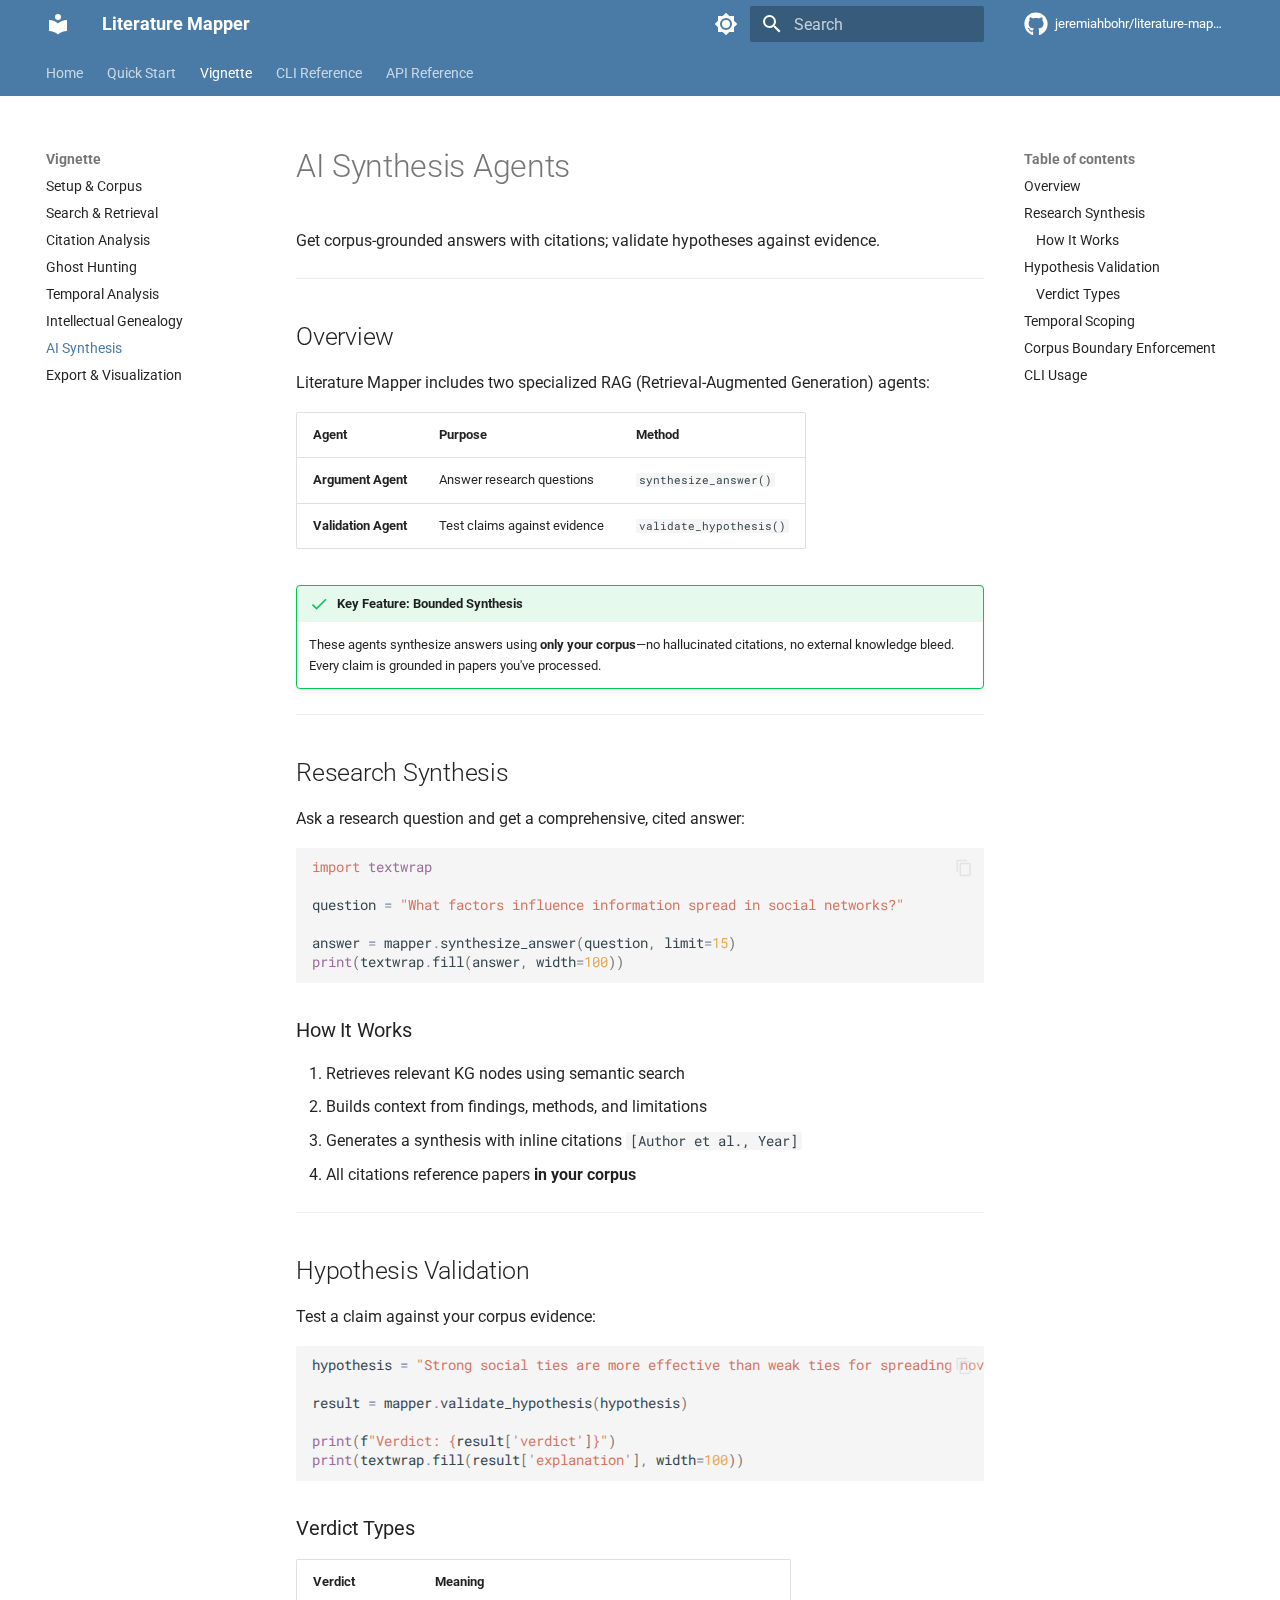
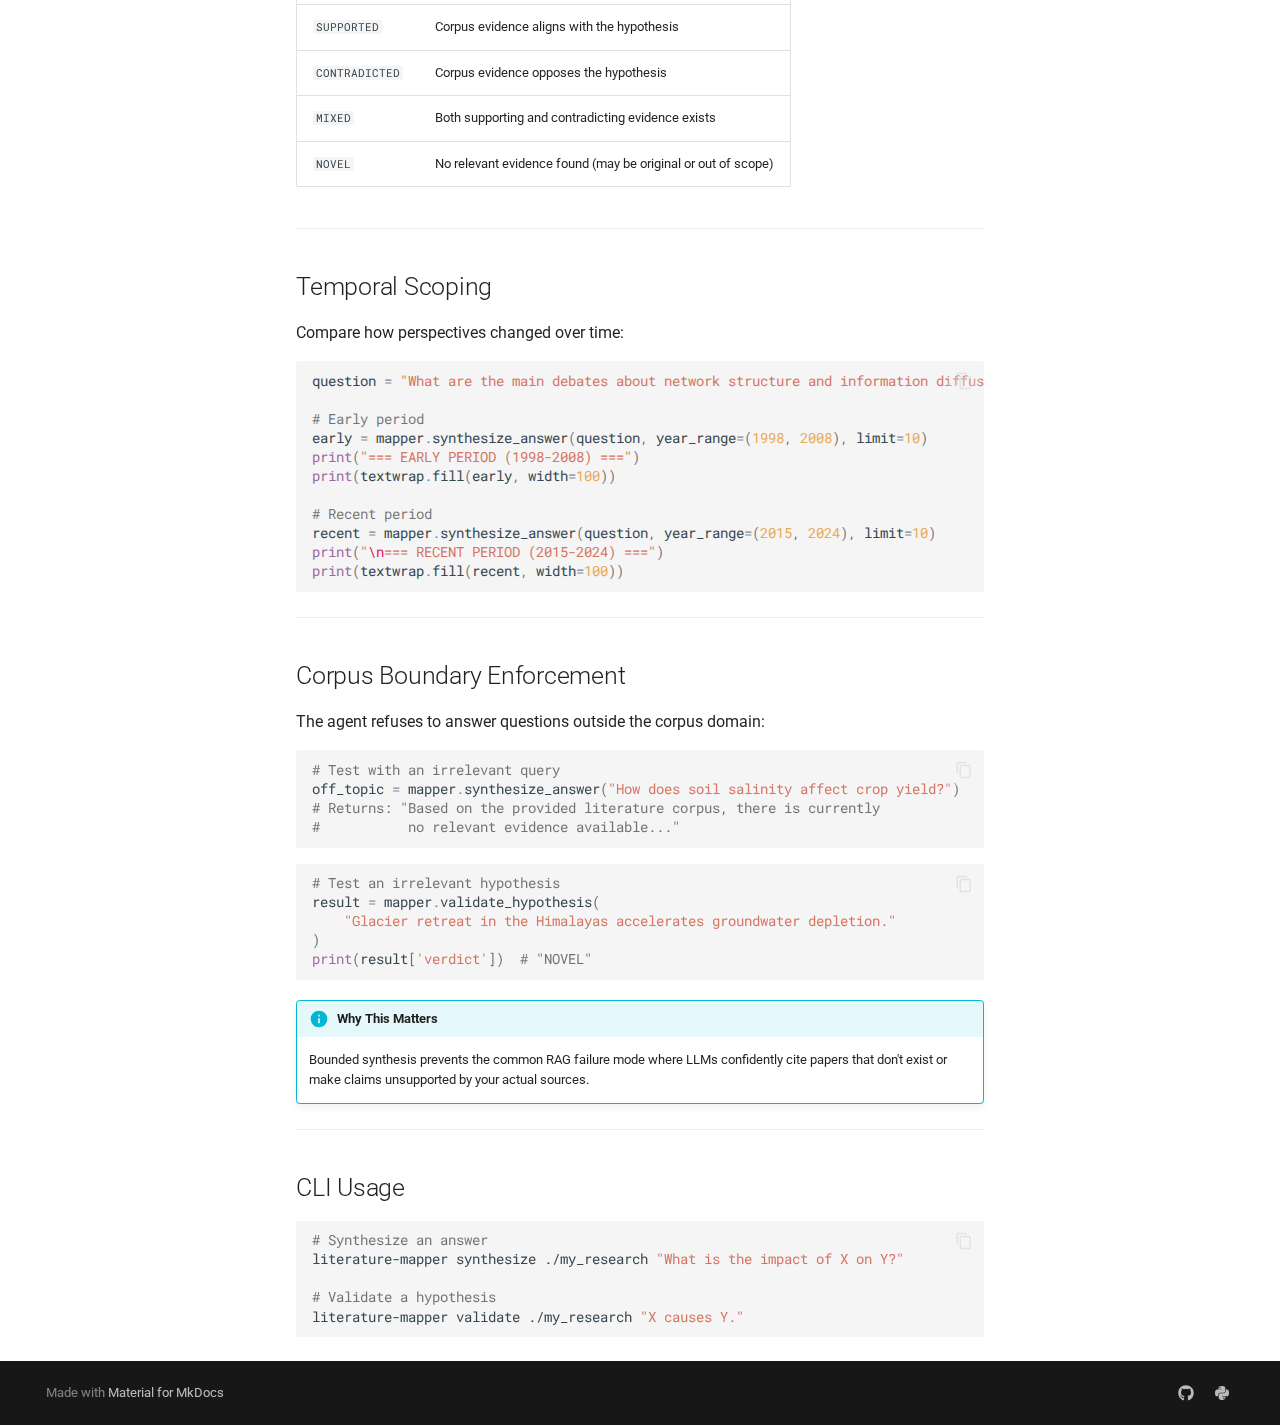
<file: vignette/synthesis/index.html>
<!doctype html>
<html lang="en" class="no-js">
  <head>
    
      <meta charset="utf-8">
      <meta name="viewport" content="width=device-width,initial-scale=1">
      
        <meta name="description" content="Use AI synthesis agents to answer research questions and validate hypotheses with full citation provenance from your corpus.">
      
      
        <meta name="author" content="Jeremiah Bohr">
      
      
        <link rel="canonical" href="https://jeremiahbohr.github.io/literature-mapper/vignette/synthesis/">
      
      
        <link rel="prev" href="../genealogy/">
      
      
        <link rel="next" href="../export/">
      
      
        
      
      
      <link rel="icon" href="../../assets/images/favicon.png">
      <meta name="generator" content="mkdocs-1.6.1, mkdocs-material-9.7.1">
    
    
      
        <title>AI Synthesis - Literature Mapper</title>
      
    
    
      <link rel="stylesheet" href="../../assets/stylesheets/main.484c7ddc.min.css">
      
        
        <link rel="stylesheet" href="../../assets/stylesheets/palette.ab4e12ef.min.css">
      
      


    
    
      
    
    
      
        
        
        <link rel="preconnect" href="https://fonts.gstatic.com" crossorigin>
        <link rel="stylesheet" href="https://fonts.googleapis.com/css?family=Roboto:300,300i,400,400i,700,700i%7CRoboto+Mono:400,400i,700,700i&display=fallback">
        <style>:root{--md-text-font:"Roboto";--md-code-font:"Roboto Mono"}</style>
      
    
    
      <link rel="stylesheet" href="../../stylesheets/extra.css">
    
    <script>__md_scope=new URL("../..",location),__md_hash=e=>[...e].reduce(((e,_)=>(e<<5)-e+_.charCodeAt(0)),0),__md_get=(e,_=localStorage,t=__md_scope)=>JSON.parse(_.getItem(t.pathname+"."+e)),__md_set=(e,_,t=localStorage,a=__md_scope)=>{try{t.setItem(a.pathname+"."+e,JSON.stringify(_))}catch(e){}}</script>
    
      

    
    
  </head>
  
  
    
    
      
    
    
    
    
    <body dir="ltr" data-md-color-scheme="default" data-md-color-primary="indigo" data-md-color-accent="indigo">
  
    
    <input class="md-toggle" data-md-toggle="drawer" type="checkbox" id="__drawer" autocomplete="off">
    <input class="md-toggle" data-md-toggle="search" type="checkbox" id="__search" autocomplete="off">
    <label class="md-overlay" for="__drawer"></label>
    <div data-md-component="skip">
      
        
        <a href="#ai-synthesis-agents" class="md-skip">
          Skip to content
        </a>
      
    </div>
    <div data-md-component="announce">
      
    </div>
    
    
      

<header class="md-header" data-md-component="header">
  <nav class="md-header__inner md-grid" aria-label="Header">
    <a href="../.." title="Literature Mapper" class="md-header__button md-logo" aria-label="Literature Mapper" data-md-component="logo">
      
  
  <svg xmlns="http://www.w3.org/2000/svg" viewBox="0 0 24 24"><path d="M12 8a3 3 0 0 0 3-3 3 3 0 0 0-3-3 3 3 0 0 0-3 3 3 3 0 0 0 3 3m0 3.54C9.64 9.35 6.5 8 3 8v11c3.5 0 6.64 1.35 9 3.54 2.36-2.19 5.5-3.54 9-3.54V8c-3.5 0-6.64 1.35-9 3.54"/></svg>

    </a>
    <label class="md-header__button md-icon" for="__drawer">
      
      <svg xmlns="http://www.w3.org/2000/svg" viewBox="0 0 24 24"><path d="M3 6h18v2H3zm0 5h18v2H3zm0 5h18v2H3z"/></svg>
    </label>
    <div class="md-header__title" data-md-component="header-title">
      <div class="md-header__ellipsis">
        <div class="md-header__topic">
          <span class="md-ellipsis">
            Literature Mapper
          </span>
        </div>
        <div class="md-header__topic" data-md-component="header-topic">
          <span class="md-ellipsis">
            
              AI Synthesis
            
          </span>
        </div>
      </div>
    </div>
    
      
        <form class="md-header__option" data-md-component="palette">
  
    
    
    
    <input class="md-option" data-md-color-media="" data-md-color-scheme="default" data-md-color-primary="indigo" data-md-color-accent="indigo"  aria-label="Switch to dark mode"  type="radio" name="__palette" id="__palette_0">
    
      <label class="md-header__button md-icon" title="Switch to dark mode" for="__palette_1" hidden>
        <svg xmlns="http://www.w3.org/2000/svg" viewBox="0 0 24 24"><path d="M12 8a4 4 0 0 0-4 4 4 4 0 0 0 4 4 4 4 0 0 0 4-4 4 4 0 0 0-4-4m0 10a6 6 0 0 1-6-6 6 6 0 0 1 6-6 6 6 0 0 1 6 6 6 6 0 0 1-6 6m8-9.31V4h-4.69L12 .69 8.69 4H4v4.69L.69 12 4 15.31V20h4.69L12 23.31 15.31 20H20v-4.69L23.31 12z"/></svg>
      </label>
    
  
    
    
    
    <input class="md-option" data-md-color-media="" data-md-color-scheme="slate" data-md-color-primary="indigo" data-md-color-accent="indigo"  aria-label="Switch to light mode"  type="radio" name="__palette" id="__palette_1">
    
      <label class="md-header__button md-icon" title="Switch to light mode" for="__palette_0" hidden>
        <svg xmlns="http://www.w3.org/2000/svg" viewBox="0 0 24 24"><path d="M12 18c-.89 0-1.74-.2-2.5-.55C11.56 16.5 13 14.42 13 12s-1.44-4.5-3.5-5.45C10.26 6.2 11.11 6 12 6a6 6 0 0 1 6 6 6 6 0 0 1-6 6m8-9.31V4h-4.69L12 .69 8.69 4H4v4.69L.69 12 4 15.31V20h4.69L12 23.31 15.31 20H20v-4.69L23.31 12z"/></svg>
      </label>
    
  
</form>
      
    
    
      <script>var palette=__md_get("__palette");if(palette&&palette.color){if("(prefers-color-scheme)"===palette.color.media){var media=matchMedia("(prefers-color-scheme: light)"),input=document.querySelector(media.matches?"[data-md-color-media='(prefers-color-scheme: light)']":"[data-md-color-media='(prefers-color-scheme: dark)']");palette.color.media=input.getAttribute("data-md-color-media"),palette.color.scheme=input.getAttribute("data-md-color-scheme"),palette.color.primary=input.getAttribute("data-md-color-primary"),palette.color.accent=input.getAttribute("data-md-color-accent")}for(var[key,value]of Object.entries(palette.color))document.body.setAttribute("data-md-color-"+key,value)}</script>
    
    
    
      
      
        <label class="md-header__button md-icon" for="__search">
          
          <svg xmlns="http://www.w3.org/2000/svg" viewBox="0 0 24 24"><path d="M9.5 3A6.5 6.5 0 0 1 16 9.5c0 1.61-.59 3.09-1.56 4.23l.27.27h.79l5 5-1.5 1.5-5-5v-.79l-.27-.27A6.52 6.52 0 0 1 9.5 16 6.5 6.5 0 0 1 3 9.5 6.5 6.5 0 0 1 9.5 3m0 2C7 5 5 7 5 9.5S7 14 9.5 14 14 12 14 9.5 12 5 9.5 5"/></svg>
        </label>
        <div class="md-search" data-md-component="search" role="dialog">
  <label class="md-search__overlay" for="__search"></label>
  <div class="md-search__inner" role="search">
    <form class="md-search__form" name="search">
      <input type="text" class="md-search__input" name="query" aria-label="Search" placeholder="Search" autocapitalize="off" autocorrect="off" autocomplete="off" spellcheck="false" data-md-component="search-query" required>
      <label class="md-search__icon md-icon" for="__search">
        
        <svg xmlns="http://www.w3.org/2000/svg" viewBox="0 0 24 24"><path d="M9.5 3A6.5 6.5 0 0 1 16 9.5c0 1.61-.59 3.09-1.56 4.23l.27.27h.79l5 5-1.5 1.5-5-5v-.79l-.27-.27A6.52 6.52 0 0 1 9.5 16 6.5 6.5 0 0 1 3 9.5 6.5 6.5 0 0 1 9.5 3m0 2C7 5 5 7 5 9.5S7 14 9.5 14 14 12 14 9.5 12 5 9.5 5"/></svg>
        
        <svg xmlns="http://www.w3.org/2000/svg" viewBox="0 0 24 24"><path d="M20 11v2H8l5.5 5.5-1.42 1.42L4.16 12l7.92-7.92L13.5 5.5 8 11z"/></svg>
      </label>
      <nav class="md-search__options" aria-label="Search">
        
        <button type="reset" class="md-search__icon md-icon" title="Clear" aria-label="Clear" tabindex="-1">
          
          <svg xmlns="http://www.w3.org/2000/svg" viewBox="0 0 24 24"><path d="M19 6.41 17.59 5 12 10.59 6.41 5 5 6.41 10.59 12 5 17.59 6.41 19 12 13.41 17.59 19 19 17.59 13.41 12z"/></svg>
        </button>
      </nav>
      
        <div class="md-search__suggest" data-md-component="search-suggest"></div>
      
    </form>
    <div class="md-search__output">
      <div class="md-search__scrollwrap" tabindex="0" data-md-scrollfix>
        <div class="md-search-result" data-md-component="search-result">
          <div class="md-search-result__meta">
            Initializing search
          </div>
          <ol class="md-search-result__list" role="presentation"></ol>
        </div>
      </div>
    </div>
  </div>
</div>
      
    
    
      <div class="md-header__source">
        <a href="https://github.com/jeremiahbohr/literature-mapper" title="Go to repository" class="md-source" data-md-component="source">
  <div class="md-source__icon md-icon">
    
    <svg xmlns="http://www.w3.org/2000/svg" viewBox="0 0 512 512"><!--! Font Awesome Free 7.1.0 by @fontawesome - https://fontawesome.com License - https://fontawesome.com/license/free (Icons: CC BY 4.0, Fonts: SIL OFL 1.1, Code: MIT License) Copyright 2025 Fonticons, Inc.--><path d="M173.9 397.4c0 2-2.3 3.6-5.2 3.6-3.3.3-5.6-1.3-5.6-3.6 0-2 2.3-3.6 5.2-3.6 3-.3 5.6 1.3 5.6 3.6m-31.1-4.5c-.7 2 1.3 4.3 4.3 4.9 2.6 1 5.6 0 6.2-2s-1.3-4.3-4.3-5.2c-2.6-.7-5.5.3-6.2 2.3m44.2-1.7c-2.9.7-4.9 2.6-4.6 4.9.3 2 2.9 3.3 5.9 2.6 2.9-.7 4.9-2.6 4.6-4.6-.3-1.9-3-3.2-5.9-2.9M252.8 8C114.1 8 8 113.3 8 252c0 110.9 69.8 205.8 169.5 239.2 12.8 2.3 17.3-5.6 17.3-12.1 0-6.2-.3-40.4-.3-61.4 0 0-70 15-84.7-29.8 0 0-11.4-29.1-27.8-36.6 0 0-22.9-15.7 1.6-15.4 0 0 24.9 2 38.6 25.8 21.9 38.6 58.6 27.5 72.9 20.9 2.3-16 8.8-27.1 16-33.7-55.9-6.2-112.3-14.3-112.3-110.5 0-27.5 7.6-41.3 23.6-58.9-2.6-6.5-11.1-33.3 2.6-67.9 20.9-6.5 69 27 69 27 20-5.6 41.5-8.5 62.8-8.5s42.8 2.9 62.8 8.5c0 0 48.1-33.6 69-27 13.7 34.7 5.2 61.4 2.6 67.9 16 17.7 25.8 31.5 25.8 58.9 0 96.5-58.9 104.2-114.8 110.5 9.2 7.9 17 22.9 17 46.4 0 33.7-.3 75.4-.3 83.6 0 6.5 4.6 14.4 17.3 12.1C436.2 457.8 504 362.9 504 252 504 113.3 391.5 8 252.8 8M105.2 352.9c-1.3 1-1 3.3.7 5.2 1.6 1.6 3.9 2.3 5.2 1 1.3-1 1-3.3-.7-5.2-1.6-1.6-3.9-2.3-5.2-1m-10.8-8.1c-.7 1.3.3 2.9 2.3 3.9 1.6 1 3.6.7 4.3-.7.7-1.3-.3-2.9-2.3-3.9-2-.6-3.6-.3-4.3.7m32.4 35.6c-1.6 1.3-1 4.3 1.3 6.2 2.3 2.3 5.2 2.6 6.5 1 1.3-1.3.7-4.3-1.3-6.2-2.2-2.3-5.2-2.6-6.5-1m-11.4-14.7c-1.6 1-1.6 3.6 0 5.9s4.3 3.3 5.6 2.3c1.6-1.3 1.6-3.9 0-6.2-1.4-2.3-4-3.3-5.6-2"/></svg>
  </div>
  <div class="md-source__repository">
    jeremiahbohr/literature-mapper
  </div>
</a>
      </div>
    
  </nav>
  
</header>
    
    <div class="md-container" data-md-component="container">
      
      
        
          
            
<nav class="md-tabs" aria-label="Tabs" data-md-component="tabs">
  <div class="md-grid">
    <ul class="md-tabs__list">
      
        
  
  
  
  
    <li class="md-tabs__item">
      <a href="../.." class="md-tabs__link">
        
  
  
    
  
  Home

      </a>
    </li>
  

      
        
  
  
  
  
    <li class="md-tabs__item">
      <a href="../../quickstart/" class="md-tabs__link">
        
  
  
    
  
  Quick Start

      </a>
    </li>
  

      
        
  
  
  
    
  
  
    
    
      <li class="md-tabs__item md-tabs__item--active">
        <a href="../setup/" class="md-tabs__link">
          
  
  
  Vignette

        </a>
      </li>
    
  

      
        
  
  
  
  
    <li class="md-tabs__item">
      <a href="../../cli/" class="md-tabs__link">
        
  
  
    
  
  CLI Reference

      </a>
    </li>
  

      
        
  
  
  
  
    <li class="md-tabs__item">
      <a href="../../api/" class="md-tabs__link">
        
  
  
    
  
  API Reference

      </a>
    </li>
  

      
    </ul>
  </div>
</nav>
          
        
      
      <main class="md-main" data-md-component="main">
        <div class="md-main__inner md-grid">
          
            
              
              <div class="md-sidebar md-sidebar--primary" data-md-component="sidebar" data-md-type="navigation" >
                <div class="md-sidebar__scrollwrap">
                  <div class="md-sidebar__inner">
                    


  


<nav class="md-nav md-nav--primary md-nav--lifted" aria-label="Navigation" data-md-level="0">
  <label class="md-nav__title" for="__drawer">
    <a href="../.." title="Literature Mapper" class="md-nav__button md-logo" aria-label="Literature Mapper" data-md-component="logo">
      
  
  <svg xmlns="http://www.w3.org/2000/svg" viewBox="0 0 24 24"><path d="M12 8a3 3 0 0 0 3-3 3 3 0 0 0-3-3 3 3 0 0 0-3 3 3 3 0 0 0 3 3m0 3.54C9.64 9.35 6.5 8 3 8v11c3.5 0 6.64 1.35 9 3.54 2.36-2.19 5.5-3.54 9-3.54V8c-3.5 0-6.64 1.35-9 3.54"/></svg>

    </a>
    Literature Mapper
  </label>
  
    <div class="md-nav__source">
      <a href="https://github.com/jeremiahbohr/literature-mapper" title="Go to repository" class="md-source" data-md-component="source">
  <div class="md-source__icon md-icon">
    
    <svg xmlns="http://www.w3.org/2000/svg" viewBox="0 0 512 512"><!--! Font Awesome Free 7.1.0 by @fontawesome - https://fontawesome.com License - https://fontawesome.com/license/free (Icons: CC BY 4.0, Fonts: SIL OFL 1.1, Code: MIT License) Copyright 2025 Fonticons, Inc.--><path d="M173.9 397.4c0 2-2.3 3.6-5.2 3.6-3.3.3-5.6-1.3-5.6-3.6 0-2 2.3-3.6 5.2-3.6 3-.3 5.6 1.3 5.6 3.6m-31.1-4.5c-.7 2 1.3 4.3 4.3 4.9 2.6 1 5.6 0 6.2-2s-1.3-4.3-4.3-5.2c-2.6-.7-5.5.3-6.2 2.3m44.2-1.7c-2.9.7-4.9 2.6-4.6 4.9.3 2 2.9 3.3 5.9 2.6 2.9-.7 4.9-2.6 4.6-4.6-.3-1.9-3-3.2-5.9-2.9M252.8 8C114.1 8 8 113.3 8 252c0 110.9 69.8 205.8 169.5 239.2 12.8 2.3 17.3-5.6 17.3-12.1 0-6.2-.3-40.4-.3-61.4 0 0-70 15-84.7-29.8 0 0-11.4-29.1-27.8-36.6 0 0-22.9-15.7 1.6-15.4 0 0 24.9 2 38.6 25.8 21.9 38.6 58.6 27.5 72.9 20.9 2.3-16 8.8-27.1 16-33.7-55.9-6.2-112.3-14.3-112.3-110.5 0-27.5 7.6-41.3 23.6-58.9-2.6-6.5-11.1-33.3 2.6-67.9 20.9-6.5 69 27 69 27 20-5.6 41.5-8.5 62.8-8.5s42.8 2.9 62.8 8.5c0 0 48.1-33.6 69-27 13.7 34.7 5.2 61.4 2.6 67.9 16 17.7 25.8 31.5 25.8 58.9 0 96.5-58.9 104.2-114.8 110.5 9.2 7.9 17 22.9 17 46.4 0 33.7-.3 75.4-.3 83.6 0 6.5 4.6 14.4 17.3 12.1C436.2 457.8 504 362.9 504 252 504 113.3 391.5 8 252.8 8M105.2 352.9c-1.3 1-1 3.3.7 5.2 1.6 1.6 3.9 2.3 5.2 1 1.3-1 1-3.3-.7-5.2-1.6-1.6-3.9-2.3-5.2-1m-10.8-8.1c-.7 1.3.3 2.9 2.3 3.9 1.6 1 3.6.7 4.3-.7.7-1.3-.3-2.9-2.3-3.9-2-.6-3.6-.3-4.3.7m32.4 35.6c-1.6 1.3-1 4.3 1.3 6.2 2.3 2.3 5.2 2.6 6.5 1 1.3-1.3.7-4.3-1.3-6.2-2.2-2.3-5.2-2.6-6.5-1m-11.4-14.7c-1.6 1-1.6 3.6 0 5.9s4.3 3.3 5.6 2.3c1.6-1.3 1.6-3.9 0-6.2-1.4-2.3-4-3.3-5.6-2"/></svg>
  </div>
  <div class="md-source__repository">
    jeremiahbohr/literature-mapper
  </div>
</a>
    </div>
  
  <ul class="md-nav__list" data-md-scrollfix>
    
      
      
  
  
  
  
    <li class="md-nav__item">
      <a href="../.." class="md-nav__link">
        
  
  
  <span class="md-ellipsis">
    
  
    Home
  

    
  </span>
  
  

      </a>
    </li>
  

    
      
      
  
  
  
  
    <li class="md-nav__item">
      <a href="../../quickstart/" class="md-nav__link">
        
  
  
  <span class="md-ellipsis">
    
  
    Quick Start
  

    
  </span>
  
  

      </a>
    </li>
  

    
      
      
  
  
    
  
  
  
    
    
    
    
      
        
        
      
      
        
      
    
    
    <li class="md-nav__item md-nav__item--active md-nav__item--section md-nav__item--nested">
      
        
        
        <input class="md-nav__toggle md-toggle " type="checkbox" id="__nav_3" checked>
        
          
          <label class="md-nav__link" for="__nav_3" id="__nav_3_label" tabindex="">
            
  
  
  <span class="md-ellipsis">
    
  
    Vignette
  

    
  </span>
  
  

            <span class="md-nav__icon md-icon"></span>
          </label>
        
        <nav class="md-nav" data-md-level="1" aria-labelledby="__nav_3_label" aria-expanded="true">
          <label class="md-nav__title" for="__nav_3">
            <span class="md-nav__icon md-icon"></span>
            
  
    Vignette
  

          </label>
          <ul class="md-nav__list" data-md-scrollfix>
            
              
                
  
  
  
  
    <li class="md-nav__item">
      <a href="../setup/" class="md-nav__link">
        
  
  
  <span class="md-ellipsis">
    
  
    Setup & Corpus
  

    
  </span>
  
  

      </a>
    </li>
  

              
            
              
                
  
  
  
  
    <li class="md-nav__item">
      <a href="../search/" class="md-nav__link">
        
  
  
  <span class="md-ellipsis">
    
  
    Search & Retrieval
  

    
  </span>
  
  

      </a>
    </li>
  

              
            
              
                
  
  
  
  
    <li class="md-nav__item">
      <a href="../citations/" class="md-nav__link">
        
  
  
  <span class="md-ellipsis">
    
  
    Citation Analysis
  

    
  </span>
  
  

      </a>
    </li>
  

              
            
              
                
  
  
  
  
    <li class="md-nav__item">
      <a href="../ghosts/" class="md-nav__link">
        
  
  
  <span class="md-ellipsis">
    
  
    Ghost Hunting
  

    
  </span>
  
  

      </a>
    </li>
  

              
            
              
                
  
  
  
  
    <li class="md-nav__item">
      <a href="../temporal/" class="md-nav__link">
        
  
  
  <span class="md-ellipsis">
    
  
    Temporal Analysis
  

    
  </span>
  
  

      </a>
    </li>
  

              
            
              
                
  
  
  
  
    <li class="md-nav__item">
      <a href="../genealogy/" class="md-nav__link">
        
  
  
  <span class="md-ellipsis">
    
  
    Intellectual Genealogy
  

    
  </span>
  
  

      </a>
    </li>
  

              
            
              
                
  
  
    
  
  
  
    <li class="md-nav__item md-nav__item--active">
      
      <input class="md-nav__toggle md-toggle" type="checkbox" id="__toc">
      
      
        
      
      
        <label class="md-nav__link md-nav__link--active" for="__toc">
          
  
  
  <span class="md-ellipsis">
    
  
    AI Synthesis
  

    
  </span>
  
  

          <span class="md-nav__icon md-icon"></span>
        </label>
      
      <a href="./" class="md-nav__link md-nav__link--active">
        
  
  
  <span class="md-ellipsis">
    
  
    AI Synthesis
  

    
  </span>
  
  

      </a>
      
        

<nav class="md-nav md-nav--secondary" aria-label="Table of contents">
  
  
  
    
  
  
    <label class="md-nav__title" for="__toc">
      <span class="md-nav__icon md-icon"></span>
      Table of contents
    </label>
    <ul class="md-nav__list" data-md-component="toc" data-md-scrollfix>
      
        <li class="md-nav__item">
  <a href="#overview" class="md-nav__link">
    <span class="md-ellipsis">
      
        Overview
      
    </span>
  </a>
  
</li>
      
        <li class="md-nav__item">
  <a href="#research-synthesis" class="md-nav__link">
    <span class="md-ellipsis">
      
        Research Synthesis
      
    </span>
  </a>
  
    <nav class="md-nav" aria-label="Research Synthesis">
      <ul class="md-nav__list">
        
          <li class="md-nav__item">
  <a href="#how-it-works" class="md-nav__link">
    <span class="md-ellipsis">
      
        How It Works
      
    </span>
  </a>
  
</li>
        
      </ul>
    </nav>
  
</li>
      
        <li class="md-nav__item">
  <a href="#hypothesis-validation" class="md-nav__link">
    <span class="md-ellipsis">
      
        Hypothesis Validation
      
    </span>
  </a>
  
    <nav class="md-nav" aria-label="Hypothesis Validation">
      <ul class="md-nav__list">
        
          <li class="md-nav__item">
  <a href="#verdict-types" class="md-nav__link">
    <span class="md-ellipsis">
      
        Verdict Types
      
    </span>
  </a>
  
</li>
        
      </ul>
    </nav>
  
</li>
      
        <li class="md-nav__item">
  <a href="#temporal-scoping" class="md-nav__link">
    <span class="md-ellipsis">
      
        Temporal Scoping
      
    </span>
  </a>
  
</li>
      
        <li class="md-nav__item">
  <a href="#corpus-boundary-enforcement" class="md-nav__link">
    <span class="md-ellipsis">
      
        Corpus Boundary Enforcement
      
    </span>
  </a>
  
</li>
      
        <li class="md-nav__item">
  <a href="#cli-usage" class="md-nav__link">
    <span class="md-ellipsis">
      
        CLI Usage
      
    </span>
  </a>
  
</li>
      
    </ul>
  
</nav>
      
    </li>
  

              
            
              
                
  
  
  
  
    <li class="md-nav__item">
      <a href="../export/" class="md-nav__link">
        
  
  
  <span class="md-ellipsis">
    
  
    Export & Visualization
  

    
  </span>
  
  

      </a>
    </li>
  

              
            
          </ul>
        </nav>
      
    </li>
  

    
      
      
  
  
  
  
    <li class="md-nav__item">
      <a href="../../cli/" class="md-nav__link">
        
  
  
  <span class="md-ellipsis">
    
  
    CLI Reference
  

    
  </span>
  
  

      </a>
    </li>
  

    
      
      
  
  
  
  
    <li class="md-nav__item">
      <a href="../../api/" class="md-nav__link">
        
  
  
  <span class="md-ellipsis">
    
  
    API Reference
  

    
  </span>
  
  

      </a>
    </li>
  

    
  </ul>
</nav>
                  </div>
                </div>
              </div>
            
            
              
              <div class="md-sidebar md-sidebar--secondary" data-md-component="sidebar" data-md-type="toc" >
                <div class="md-sidebar__scrollwrap">
                  <div class="md-sidebar__inner">
                    

<nav class="md-nav md-nav--secondary" aria-label="Table of contents">
  
  
  
    
  
  
    <label class="md-nav__title" for="__toc">
      <span class="md-nav__icon md-icon"></span>
      Table of contents
    </label>
    <ul class="md-nav__list" data-md-component="toc" data-md-scrollfix>
      
        <li class="md-nav__item">
  <a href="#overview" class="md-nav__link">
    <span class="md-ellipsis">
      
        Overview
      
    </span>
  </a>
  
</li>
      
        <li class="md-nav__item">
  <a href="#research-synthesis" class="md-nav__link">
    <span class="md-ellipsis">
      
        Research Synthesis
      
    </span>
  </a>
  
    <nav class="md-nav" aria-label="Research Synthesis">
      <ul class="md-nav__list">
        
          <li class="md-nav__item">
  <a href="#how-it-works" class="md-nav__link">
    <span class="md-ellipsis">
      
        How It Works
      
    </span>
  </a>
  
</li>
        
      </ul>
    </nav>
  
</li>
      
        <li class="md-nav__item">
  <a href="#hypothesis-validation" class="md-nav__link">
    <span class="md-ellipsis">
      
        Hypothesis Validation
      
    </span>
  </a>
  
    <nav class="md-nav" aria-label="Hypothesis Validation">
      <ul class="md-nav__list">
        
          <li class="md-nav__item">
  <a href="#verdict-types" class="md-nav__link">
    <span class="md-ellipsis">
      
        Verdict Types
      
    </span>
  </a>
  
</li>
        
      </ul>
    </nav>
  
</li>
      
        <li class="md-nav__item">
  <a href="#temporal-scoping" class="md-nav__link">
    <span class="md-ellipsis">
      
        Temporal Scoping
      
    </span>
  </a>
  
</li>
      
        <li class="md-nav__item">
  <a href="#corpus-boundary-enforcement" class="md-nav__link">
    <span class="md-ellipsis">
      
        Corpus Boundary Enforcement
      
    </span>
  </a>
  
</li>
      
        <li class="md-nav__item">
  <a href="#cli-usage" class="md-nav__link">
    <span class="md-ellipsis">
      
        CLI Usage
      
    </span>
  </a>
  
</li>
      
    </ul>
  
</nav>
                  </div>
                </div>
              </div>
            
          
          
            <div class="md-content" data-md-component="content">
              
              <article class="md-content__inner md-typeset">
                
                  


  
  


<h1 id="ai-synthesis-agents">AI Synthesis Agents<a class="headerlink" href="#ai-synthesis-agents" title="Permanent link">&para;</a></h1>
<p>Get corpus-grounded answers with citations; validate hypotheses against evidence.</p>
<hr />
<h2 id="overview">Overview<a class="headerlink" href="#overview" title="Permanent link">&para;</a></h2>
<p>Literature Mapper includes two specialized RAG (Retrieval-Augmented Generation) agents:</p>
<table>
<thead>
<tr>
<th style="text-align: left;">Agent</th>
<th style="text-align: left;">Purpose</th>
<th style="text-align: left;">Method</th>
</tr>
</thead>
<tbody>
<tr>
<td style="text-align: left;"><strong>Argument Agent</strong></td>
<td style="text-align: left;">Answer research questions</td>
<td style="text-align: left;"><code>synthesize_answer()</code></td>
</tr>
<tr>
<td style="text-align: left;"><strong>Validation Agent</strong></td>
<td style="text-align: left;">Test claims against evidence</td>
<td style="text-align: left;"><code>validate_hypothesis()</code></td>
</tr>
</tbody>
</table>
<div class="admonition success">
<p class="admonition-title">Key Feature: Bounded Synthesis</p>
<p>These agents synthesize answers using <strong>only your corpus</strong>—no hallucinated citations, no external knowledge bleed. Every claim is grounded in papers you've processed.</p>
</div>
<hr />
<h2 id="research-synthesis">Research Synthesis<a class="headerlink" href="#research-synthesis" title="Permanent link">&para;</a></h2>
<p>Ask a research question and get a comprehensive, cited answer:</p>
<div class="highlight"><pre><span></span><code><a id="__codelineno-0-1" name="__codelineno-0-1" href="#__codelineno-0-1"></a><span class="kn">import</span><span class="w"> </span><span class="nn">textwrap</span>
<a id="__codelineno-0-2" name="__codelineno-0-2" href="#__codelineno-0-2"></a>
<a id="__codelineno-0-3" name="__codelineno-0-3" href="#__codelineno-0-3"></a><span class="n">question</span> <span class="o">=</span> <span class="s2">&quot;What factors influence information spread in social networks?&quot;</span>
<a id="__codelineno-0-4" name="__codelineno-0-4" href="#__codelineno-0-4"></a>
<a id="__codelineno-0-5" name="__codelineno-0-5" href="#__codelineno-0-5"></a><span class="n">answer</span> <span class="o">=</span> <span class="n">mapper</span><span class="o">.</span><span class="n">synthesize_answer</span><span class="p">(</span><span class="n">question</span><span class="p">,</span> <span class="n">limit</span><span class="o">=</span><span class="mi">15</span><span class="p">)</span>
<a id="__codelineno-0-6" name="__codelineno-0-6" href="#__codelineno-0-6"></a><span class="nb">print</span><span class="p">(</span><span class="n">textwrap</span><span class="o">.</span><span class="n">fill</span><span class="p">(</span><span class="n">answer</span><span class="p">,</span> <span class="n">width</span><span class="o">=</span><span class="mi">100</span><span class="p">))</span>
</code></pre></div>
<h3 id="how-it-works">How It Works<a class="headerlink" href="#how-it-works" title="Permanent link">&para;</a></h3>
<ol>
<li>Retrieves relevant KG nodes using semantic search</li>
<li>Builds context from findings, methods, and limitations</li>
<li>Generates a synthesis with inline citations <code>[Author et al., Year]</code></li>
<li>All citations reference papers <strong>in your corpus</strong></li>
</ol>
<hr />
<h2 id="hypothesis-validation">Hypothesis Validation<a class="headerlink" href="#hypothesis-validation" title="Permanent link">&para;</a></h2>
<p>Test a claim against your corpus evidence:</p>
<div class="highlight"><pre><span></span><code><a id="__codelineno-1-1" name="__codelineno-1-1" href="#__codelineno-1-1"></a><span class="n">hypothesis</span> <span class="o">=</span> <span class="s2">&quot;Strong social ties are more effective than weak ties for spreading novel information.&quot;</span>
<a id="__codelineno-1-2" name="__codelineno-1-2" href="#__codelineno-1-2"></a>
<a id="__codelineno-1-3" name="__codelineno-1-3" href="#__codelineno-1-3"></a><span class="n">result</span> <span class="o">=</span> <span class="n">mapper</span><span class="o">.</span><span class="n">validate_hypothesis</span><span class="p">(</span><span class="n">hypothesis</span><span class="p">)</span>
<a id="__codelineno-1-4" name="__codelineno-1-4" href="#__codelineno-1-4"></a>
<a id="__codelineno-1-5" name="__codelineno-1-5" href="#__codelineno-1-5"></a><span class="nb">print</span><span class="p">(</span><span class="sa">f</span><span class="s2">&quot;Verdict: </span><span class="si">{</span><span class="n">result</span><span class="p">[</span><span class="s1">&#39;verdict&#39;</span><span class="p">]</span><span class="si">}</span><span class="s2">&quot;</span><span class="p">)</span>
<a id="__codelineno-1-6" name="__codelineno-1-6" href="#__codelineno-1-6"></a><span class="nb">print</span><span class="p">(</span><span class="n">textwrap</span><span class="o">.</span><span class="n">fill</span><span class="p">(</span><span class="n">result</span><span class="p">[</span><span class="s1">&#39;explanation&#39;</span><span class="p">],</span> <span class="n">width</span><span class="o">=</span><span class="mi">100</span><span class="p">))</span>
</code></pre></div>
<h3 id="verdict-types">Verdict Types<a class="headerlink" href="#verdict-types" title="Permanent link">&para;</a></h3>
<table>
<thead>
<tr>
<th style="text-align: left;">Verdict</th>
<th style="text-align: left;">Meaning</th>
</tr>
</thead>
<tbody>
<tr>
<td style="text-align: left;"><code>SUPPORTED</code></td>
<td style="text-align: left;">Corpus evidence aligns with the hypothesis</td>
</tr>
<tr>
<td style="text-align: left;"><code>CONTRADICTED</code></td>
<td style="text-align: left;">Corpus evidence opposes the hypothesis</td>
</tr>
<tr>
<td style="text-align: left;"><code>MIXED</code></td>
<td style="text-align: left;">Both supporting and contradicting evidence exists</td>
</tr>
<tr>
<td style="text-align: left;"><code>NOVEL</code></td>
<td style="text-align: left;">No relevant evidence found (may be original or out of scope)</td>
</tr>
</tbody>
</table>
<hr />
<h2 id="temporal-scoping">Temporal Scoping<a class="headerlink" href="#temporal-scoping" title="Permanent link">&para;</a></h2>
<p>Compare how perspectives changed over time:</p>
<div class="highlight"><pre><span></span><code><a id="__codelineno-2-1" name="__codelineno-2-1" href="#__codelineno-2-1"></a><span class="n">question</span> <span class="o">=</span> <span class="s2">&quot;What are the main debates about network structure and information diffusion?&quot;</span>
<a id="__codelineno-2-2" name="__codelineno-2-2" href="#__codelineno-2-2"></a>
<a id="__codelineno-2-3" name="__codelineno-2-3" href="#__codelineno-2-3"></a><span class="c1"># Early period</span>
<a id="__codelineno-2-4" name="__codelineno-2-4" href="#__codelineno-2-4"></a><span class="n">early</span> <span class="o">=</span> <span class="n">mapper</span><span class="o">.</span><span class="n">synthesize_answer</span><span class="p">(</span><span class="n">question</span><span class="p">,</span> <span class="n">year_range</span><span class="o">=</span><span class="p">(</span><span class="mi">1998</span><span class="p">,</span> <span class="mi">2008</span><span class="p">),</span> <span class="n">limit</span><span class="o">=</span><span class="mi">10</span><span class="p">)</span>
<a id="__codelineno-2-5" name="__codelineno-2-5" href="#__codelineno-2-5"></a><span class="nb">print</span><span class="p">(</span><span class="s2">&quot;=== EARLY PERIOD (1998-2008) ===&quot;</span><span class="p">)</span>
<a id="__codelineno-2-6" name="__codelineno-2-6" href="#__codelineno-2-6"></a><span class="nb">print</span><span class="p">(</span><span class="n">textwrap</span><span class="o">.</span><span class="n">fill</span><span class="p">(</span><span class="n">early</span><span class="p">,</span> <span class="n">width</span><span class="o">=</span><span class="mi">100</span><span class="p">))</span>
<a id="__codelineno-2-7" name="__codelineno-2-7" href="#__codelineno-2-7"></a>
<a id="__codelineno-2-8" name="__codelineno-2-8" href="#__codelineno-2-8"></a><span class="c1"># Recent period</span>
<a id="__codelineno-2-9" name="__codelineno-2-9" href="#__codelineno-2-9"></a><span class="n">recent</span> <span class="o">=</span> <span class="n">mapper</span><span class="o">.</span><span class="n">synthesize_answer</span><span class="p">(</span><span class="n">question</span><span class="p">,</span> <span class="n">year_range</span><span class="o">=</span><span class="p">(</span><span class="mi">2015</span><span class="p">,</span> <span class="mi">2024</span><span class="p">),</span> <span class="n">limit</span><span class="o">=</span><span class="mi">10</span><span class="p">)</span>
<a id="__codelineno-2-10" name="__codelineno-2-10" href="#__codelineno-2-10"></a><span class="nb">print</span><span class="p">(</span><span class="s2">&quot;</span><span class="se">\n</span><span class="s2">=== RECENT PERIOD (2015-2024) ===&quot;</span><span class="p">)</span>
<a id="__codelineno-2-11" name="__codelineno-2-11" href="#__codelineno-2-11"></a><span class="nb">print</span><span class="p">(</span><span class="n">textwrap</span><span class="o">.</span><span class="n">fill</span><span class="p">(</span><span class="n">recent</span><span class="p">,</span> <span class="n">width</span><span class="o">=</span><span class="mi">100</span><span class="p">))</span>
</code></pre></div>
<hr />
<h2 id="corpus-boundary-enforcement">Corpus Boundary Enforcement<a class="headerlink" href="#corpus-boundary-enforcement" title="Permanent link">&para;</a></h2>
<p>The agent refuses to answer questions outside the corpus domain:</p>
<div class="highlight"><pre><span></span><code><a id="__codelineno-3-1" name="__codelineno-3-1" href="#__codelineno-3-1"></a><span class="c1"># Test with an irrelevant query</span>
<a id="__codelineno-3-2" name="__codelineno-3-2" href="#__codelineno-3-2"></a><span class="n">off_topic</span> <span class="o">=</span> <span class="n">mapper</span><span class="o">.</span><span class="n">synthesize_answer</span><span class="p">(</span><span class="s2">&quot;How does soil salinity affect crop yield?&quot;</span><span class="p">)</span>
<a id="__codelineno-3-3" name="__codelineno-3-3" href="#__codelineno-3-3"></a><span class="c1"># Returns: &quot;Based on the provided literature corpus, there is currently </span>
<a id="__codelineno-3-4" name="__codelineno-3-4" href="#__codelineno-3-4"></a><span class="c1">#           no relevant evidence available...&quot;</span>
</code></pre></div>
<div class="highlight"><pre><span></span><code><a id="__codelineno-4-1" name="__codelineno-4-1" href="#__codelineno-4-1"></a><span class="c1"># Test an irrelevant hypothesis</span>
<a id="__codelineno-4-2" name="__codelineno-4-2" href="#__codelineno-4-2"></a><span class="n">result</span> <span class="o">=</span> <span class="n">mapper</span><span class="o">.</span><span class="n">validate_hypothesis</span><span class="p">(</span>
<a id="__codelineno-4-3" name="__codelineno-4-3" href="#__codelineno-4-3"></a>    <span class="s2">&quot;Glacier retreat in the Himalayas accelerates groundwater depletion.&quot;</span>
<a id="__codelineno-4-4" name="__codelineno-4-4" href="#__codelineno-4-4"></a><span class="p">)</span>
<a id="__codelineno-4-5" name="__codelineno-4-5" href="#__codelineno-4-5"></a><span class="nb">print</span><span class="p">(</span><span class="n">result</span><span class="p">[</span><span class="s1">&#39;verdict&#39;</span><span class="p">])</span>  <span class="c1"># &quot;NOVEL&quot;</span>
</code></pre></div>
<div class="admonition info">
<p class="admonition-title">Why This Matters</p>
<p>Bounded synthesis prevents the common RAG failure mode where LLMs confidently cite papers that don't exist or make claims unsupported by your actual sources.</p>
</div>
<hr />
<h2 id="cli-usage">CLI Usage<a class="headerlink" href="#cli-usage" title="Permanent link">&para;</a></h2>
<div class="highlight"><pre><span></span><code><a id="__codelineno-5-1" name="__codelineno-5-1" href="#__codelineno-5-1"></a><span class="c1"># Synthesize an answer</span>
<a id="__codelineno-5-2" name="__codelineno-5-2" href="#__codelineno-5-2"></a>literature-mapper<span class="w"> </span>synthesize<span class="w"> </span>./my_research<span class="w"> </span><span class="s2">&quot;What is the impact of X on Y?&quot;</span>
<a id="__codelineno-5-3" name="__codelineno-5-3" href="#__codelineno-5-3"></a>
<a id="__codelineno-5-4" name="__codelineno-5-4" href="#__codelineno-5-4"></a><span class="c1"># Validate a hypothesis</span>
<a id="__codelineno-5-5" name="__codelineno-5-5" href="#__codelineno-5-5"></a>literature-mapper<span class="w"> </span>validate<span class="w"> </span>./my_research<span class="w"> </span><span class="s2">&quot;X causes Y.&quot;</span>
</code></pre></div>







  
  






                
              </article>
            </div>
          
          
  <script>var tabs=__md_get("__tabs");if(Array.isArray(tabs))e:for(var set of document.querySelectorAll(".tabbed-set")){var labels=set.querySelector(".tabbed-labels");for(var tab of tabs)for(var label of labels.getElementsByTagName("label"))if(label.innerText.trim()===tab){var input=document.getElementById(label.htmlFor);input.checked=!0;continue e}}</script>

<script>var target=document.getElementById(location.hash.slice(1));target&&target.name&&(target.checked=target.name.startsWith("__tabbed_"))</script>
        </div>
        
          <button type="button" class="md-top md-icon" data-md-component="top" hidden>
  
  <svg xmlns="http://www.w3.org/2000/svg" viewBox="0 0 24 24"><path d="M13 20h-2V8l-5.5 5.5-1.42-1.42L12 4.16l7.92 7.92-1.42 1.42L13 8z"/></svg>
  Back to top
</button>
        
      </main>
      
        <footer class="md-footer">
  
  <div class="md-footer-meta md-typeset">
    <div class="md-footer-meta__inner md-grid">
      <div class="md-copyright">
  
  
    Made with
    <a href="https://squidfunk.github.io/mkdocs-material/" target="_blank" rel="noopener">
      Material for MkDocs
    </a>
  
</div>
      
        
<div class="md-social">
  
    
    
    
    
      
      
    
    <a href="https://github.com/jeremiahbohr/literature-mapper" target="_blank" rel="noopener" title="github.com" class="md-social__link">
      <svg xmlns="http://www.w3.org/2000/svg" viewBox="0 0 512 512"><!--! Font Awesome Free 7.1.0 by @fontawesome - https://fontawesome.com License - https://fontawesome.com/license/free (Icons: CC BY 4.0, Fonts: SIL OFL 1.1, Code: MIT License) Copyright 2025 Fonticons, Inc.--><path d="M173.9 397.4c0 2-2.3 3.6-5.2 3.6-3.3.3-5.6-1.3-5.6-3.6 0-2 2.3-3.6 5.2-3.6 3-.3 5.6 1.3 5.6 3.6m-31.1-4.5c-.7 2 1.3 4.3 4.3 4.9 2.6 1 5.6 0 6.2-2s-1.3-4.3-4.3-5.2c-2.6-.7-5.5.3-6.2 2.3m44.2-1.7c-2.9.7-4.9 2.6-4.6 4.9.3 2 2.9 3.3 5.9 2.6 2.9-.7 4.9-2.6 4.6-4.6-.3-1.9-3-3.2-5.9-2.9M252.8 8C114.1 8 8 113.3 8 252c0 110.9 69.8 205.8 169.5 239.2 12.8 2.3 17.3-5.6 17.3-12.1 0-6.2-.3-40.4-.3-61.4 0 0-70 15-84.7-29.8 0 0-11.4-29.1-27.8-36.6 0 0-22.9-15.7 1.6-15.4 0 0 24.9 2 38.6 25.8 21.9 38.6 58.6 27.5 72.9 20.9 2.3-16 8.8-27.1 16-33.7-55.9-6.2-112.3-14.3-112.3-110.5 0-27.5 7.6-41.3 23.6-58.9-2.6-6.5-11.1-33.3 2.6-67.9 20.9-6.5 69 27 69 27 20-5.6 41.5-8.5 62.8-8.5s42.8 2.9 62.8 8.5c0 0 48.1-33.6 69-27 13.7 34.7 5.2 61.4 2.6 67.9 16 17.7 25.8 31.5 25.8 58.9 0 96.5-58.9 104.2-114.8 110.5 9.2 7.9 17 22.9 17 46.4 0 33.7-.3 75.4-.3 83.6 0 6.5 4.6 14.4 17.3 12.1C436.2 457.8 504 362.9 504 252 504 113.3 391.5 8 252.8 8M105.2 352.9c-1.3 1-1 3.3.7 5.2 1.6 1.6 3.9 2.3 5.2 1 1.3-1 1-3.3-.7-5.2-1.6-1.6-3.9-2.3-5.2-1m-10.8-8.1c-.7 1.3.3 2.9 2.3 3.9 1.6 1 3.6.7 4.3-.7.7-1.3-.3-2.9-2.3-3.9-2-.6-3.6-.3-4.3.7m32.4 35.6c-1.6 1.3-1 4.3 1.3 6.2 2.3 2.3 5.2 2.6 6.5 1 1.3-1.3.7-4.3-1.3-6.2-2.2-2.3-5.2-2.6-6.5-1m-11.4-14.7c-1.6 1-1.6 3.6 0 5.9s4.3 3.3 5.6 2.3c1.6-1.3 1.6-3.9 0-6.2-1.4-2.3-4-3.3-5.6-2"/></svg>
    </a>
  
    
    
    
    
      
      
    
    <a href="https://pypi.org/project/literature-mapper/" target="_blank" rel="noopener" title="pypi.org" class="md-social__link">
      <svg xmlns="http://www.w3.org/2000/svg" viewBox="0 0 448 512"><!--! Font Awesome Free 7.1.0 by @fontawesome - https://fontawesome.com License - https://fontawesome.com/license/free (Icons: CC BY 4.0, Fonts: SIL OFL 1.1, Code: MIT License) Copyright 2025 Fonticons, Inc.--><path d="M439.8 200.5c-7.7-30.9-22.3-54.2-53.4-54.2h-40.1v47.4c0 36.8-31.2 67.8-66.8 67.8H172.7c-29.2 0-53.4 25-53.4 54.3v101.8c0 29 25.2 46 53.4 54.3 33.8 9.9 66.3 11.7 106.8 0 26.9-7.8 53.4-23.5 53.4-54.3v-40.7H226.2v-13.6h160.2c31.1 0 42.6-21.7 53.4-54.2 11.2-33.5 10.7-65.7 0-108.6M286.2 444.7a20.4 20.4 0 1 1 0-40.7 20.4 20.4 0 1 1 0 40.7M167.8 248.1h106.8c29.7 0 53.4-24.5 53.4-54.3V91.9c0-29-24.4-50.7-53.4-55.6-35.8-5.9-74.7-5.6-106.8.1-45.2 8-53.4 24.7-53.4 55.6v40.7h106.9v13.6h-147c-31.1 0-58.3 18.7-66.8 54.2-9.8 40.7-10.2 66.1 0 108.6 7.6 31.6 25.7 54.2 56.8 54.2H101v-48.8c0-35.3 30.5-66.4 66.8-66.4m-6.6-183.4a20.4 20.4 0 1 1 0 40.8 20.4 20.4 0 1 1 0-40.8"/></svg>
    </a>
  
</div>
      
    </div>
  </div>
</footer>
      
    </div>
    <div class="md-dialog" data-md-component="dialog">
      <div class="md-dialog__inner md-typeset"></div>
    </div>
    
    
    
      
      
      <script id="__config" type="application/json">{"annotate": null, "base": "../..", "features": ["navigation.tabs", "navigation.sections", "navigation.expand", "navigation.top", "search.suggest", "search.highlight", "content.code.copy", "content.tabs.link"], "search": "../../assets/javascripts/workers/search.2c215733.min.js", "tags": null, "translations": {"clipboard.copied": "Copied to clipboard", "clipboard.copy": "Copy to clipboard", "search.result.more.one": "1 more on this page", "search.result.more.other": "# more on this page", "search.result.none": "No matching documents", "search.result.one": "1 matching document", "search.result.other": "# matching documents", "search.result.placeholder": "Type to start searching", "search.result.term.missing": "Missing", "select.version": "Select version"}, "version": null}</script>
    
    
      <script src="../../assets/javascripts/bundle.79ae519e.min.js"></script>
      
    
  </body>
</html>
</file>
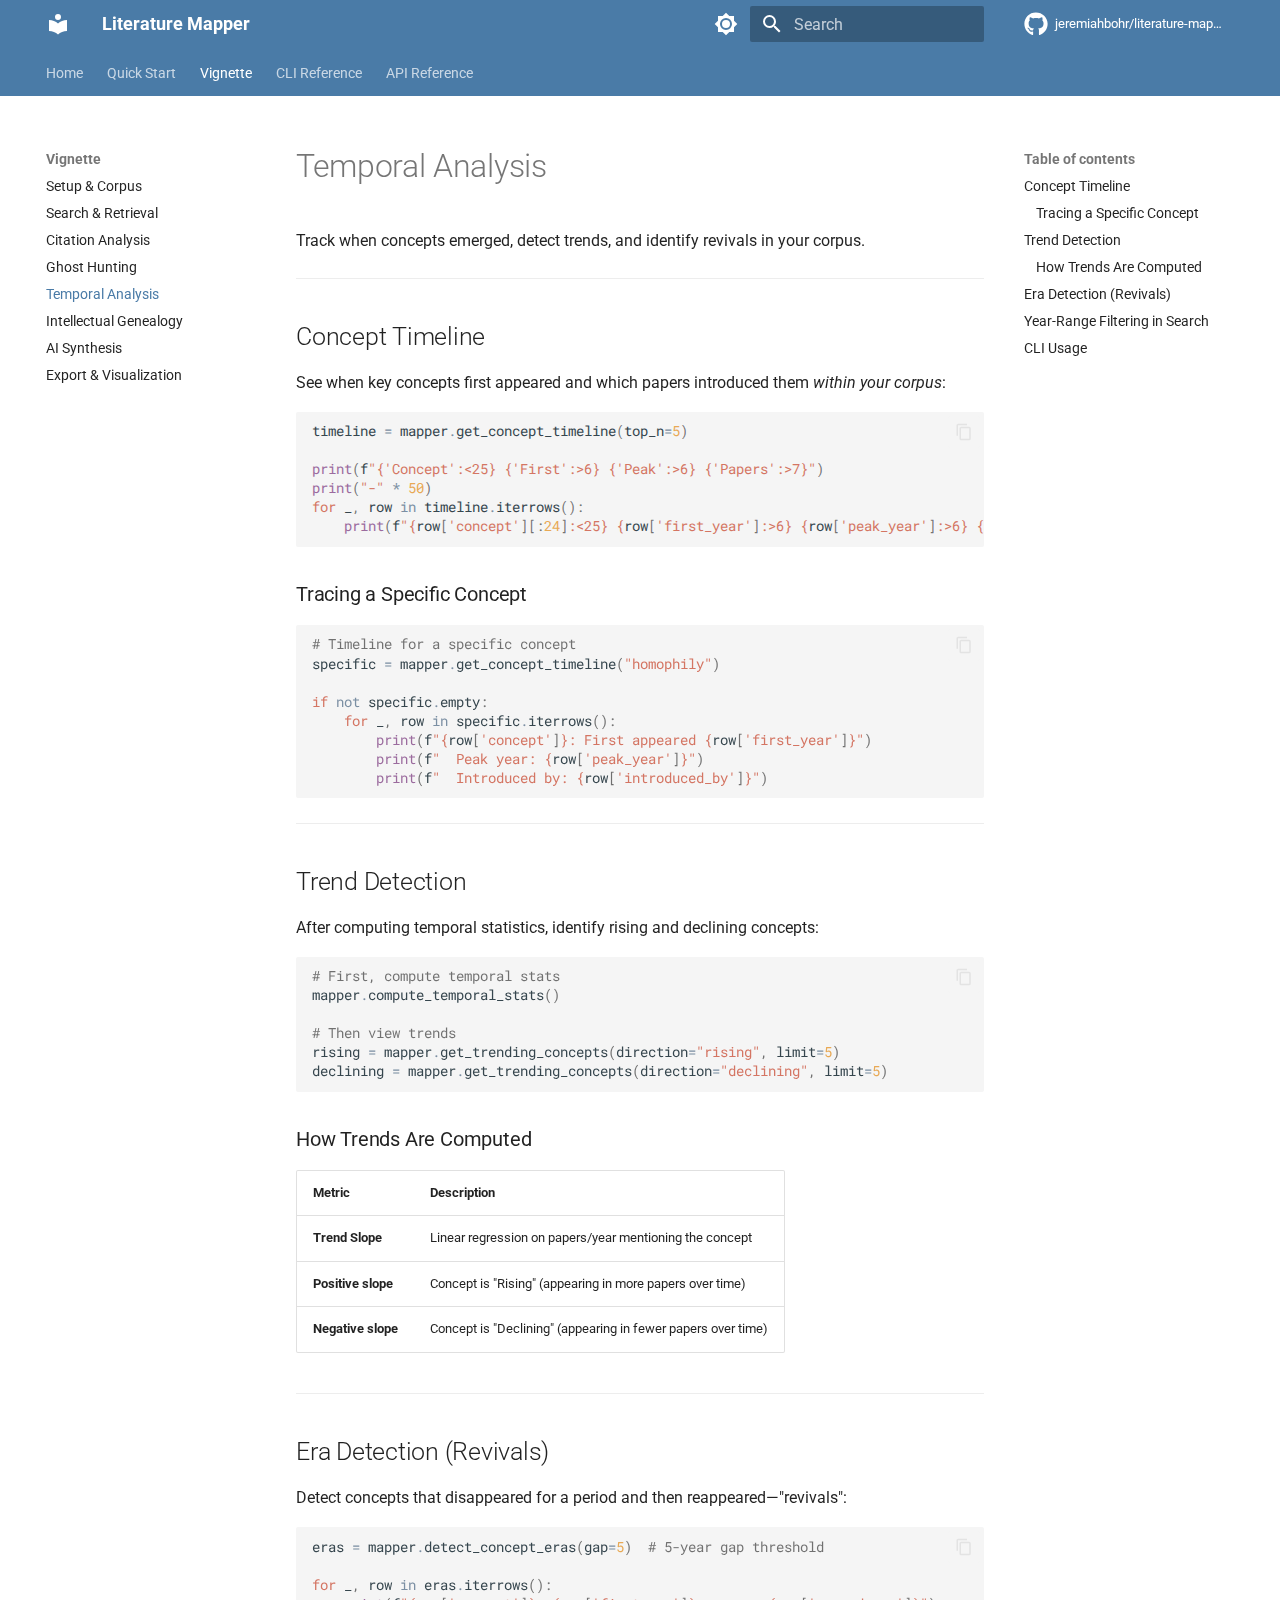
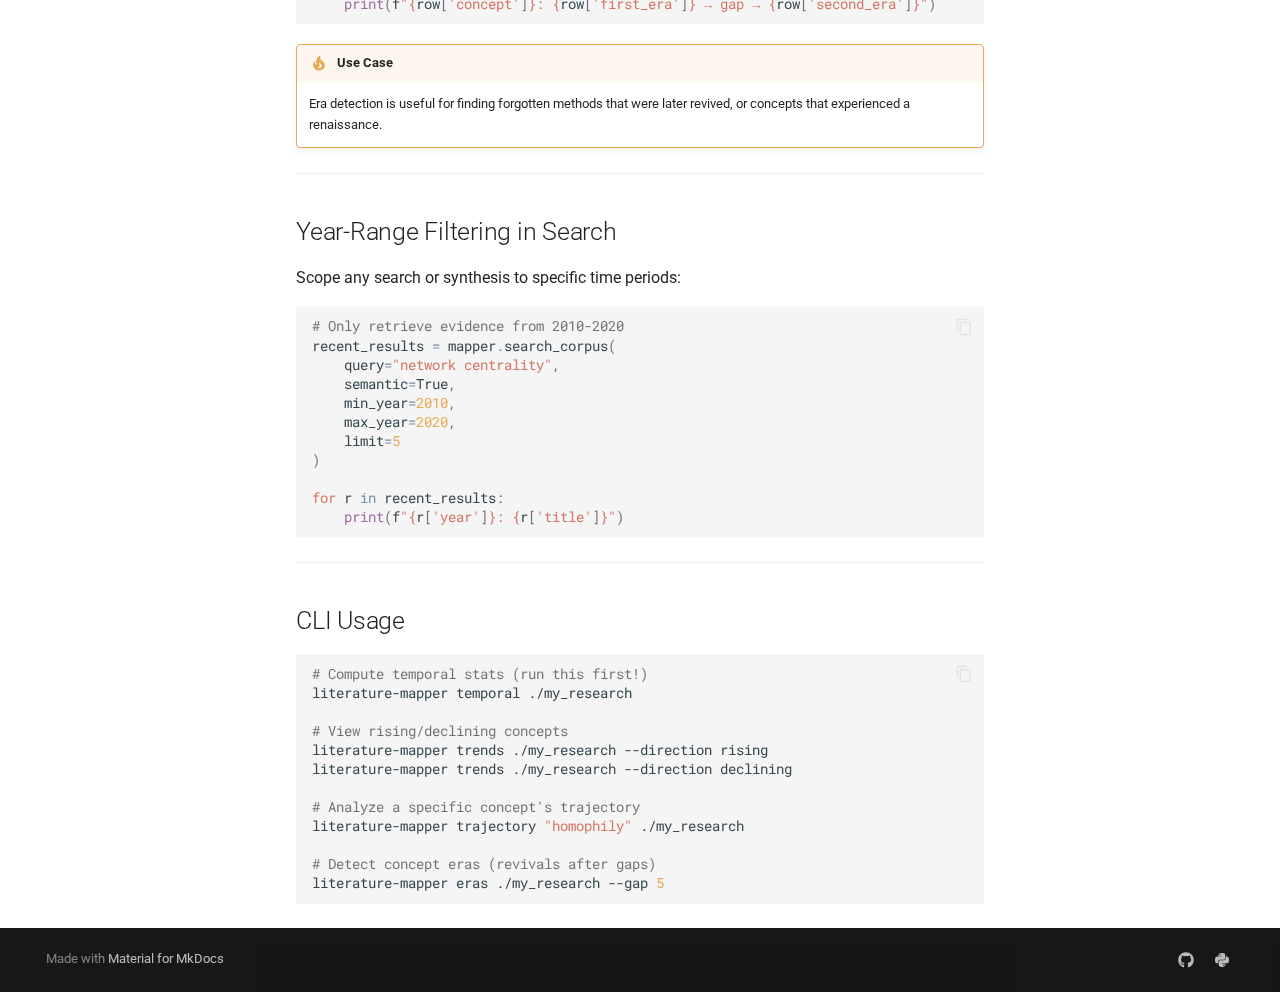
<file: vignette/temporal/index.html>
<!doctype html>
<html lang="en" class="no-js">
  <head>
    
      <meta charset="utf-8">
      <meta name="viewport" content="width=device-width,initial-scale=1">
      
        <meta name="description" content="Track concept emergence, detect rising and declining topics, and identify revival patterns in your corpus over time.">
      
      
        <meta name="author" content="Jeremiah Bohr">
      
      
        <link rel="canonical" href="https://jeremiahbohr.github.io/literature-mapper/vignette/temporal/">
      
      
        <link rel="prev" href="../ghosts/">
      
      
        <link rel="next" href="../genealogy/">
      
      
        
      
      
      <link rel="icon" href="../../assets/images/favicon.png">
      <meta name="generator" content="mkdocs-1.6.1, mkdocs-material-9.7.1">
    
    
      
        <title>Temporal Analysis - Literature Mapper</title>
      
    
    
      <link rel="stylesheet" href="../../assets/stylesheets/main.484c7ddc.min.css">
      
        
        <link rel="stylesheet" href="../../assets/stylesheets/palette.ab4e12ef.min.css">
      
      


    
    
      
    
    
      
        
        
        <link rel="preconnect" href="https://fonts.gstatic.com" crossorigin>
        <link rel="stylesheet" href="https://fonts.googleapis.com/css?family=Roboto:300,300i,400,400i,700,700i%7CRoboto+Mono:400,400i,700,700i&display=fallback">
        <style>:root{--md-text-font:"Roboto";--md-code-font:"Roboto Mono"}</style>
      
    
    
      <link rel="stylesheet" href="../../stylesheets/extra.css">
    
    <script>__md_scope=new URL("../..",location),__md_hash=e=>[...e].reduce(((e,_)=>(e<<5)-e+_.charCodeAt(0)),0),__md_get=(e,_=localStorage,t=__md_scope)=>JSON.parse(_.getItem(t.pathname+"."+e)),__md_set=(e,_,t=localStorage,a=__md_scope)=>{try{t.setItem(a.pathname+"."+e,JSON.stringify(_))}catch(e){}}</script>
    
      

    
    
  </head>
  
  
    
    
      
    
    
    
    
    <body dir="ltr" data-md-color-scheme="default" data-md-color-primary="indigo" data-md-color-accent="indigo">
  
    
    <input class="md-toggle" data-md-toggle="drawer" type="checkbox" id="__drawer" autocomplete="off">
    <input class="md-toggle" data-md-toggle="search" type="checkbox" id="__search" autocomplete="off">
    <label class="md-overlay" for="__drawer"></label>
    <div data-md-component="skip">
      
        
        <a href="#temporal-analysis" class="md-skip">
          Skip to content
        </a>
      
    </div>
    <div data-md-component="announce">
      
    </div>
    
    
      

<header class="md-header" data-md-component="header">
  <nav class="md-header__inner md-grid" aria-label="Header">
    <a href="../.." title="Literature Mapper" class="md-header__button md-logo" aria-label="Literature Mapper" data-md-component="logo">
      
  
  <svg xmlns="http://www.w3.org/2000/svg" viewBox="0 0 24 24"><path d="M12 8a3 3 0 0 0 3-3 3 3 0 0 0-3-3 3 3 0 0 0-3 3 3 3 0 0 0 3 3m0 3.54C9.64 9.35 6.5 8 3 8v11c3.5 0 6.64 1.35 9 3.54 2.36-2.19 5.5-3.54 9-3.54V8c-3.5 0-6.64 1.35-9 3.54"/></svg>

    </a>
    <label class="md-header__button md-icon" for="__drawer">
      
      <svg xmlns="http://www.w3.org/2000/svg" viewBox="0 0 24 24"><path d="M3 6h18v2H3zm0 5h18v2H3zm0 5h18v2H3z"/></svg>
    </label>
    <div class="md-header__title" data-md-component="header-title">
      <div class="md-header__ellipsis">
        <div class="md-header__topic">
          <span class="md-ellipsis">
            Literature Mapper
          </span>
        </div>
        <div class="md-header__topic" data-md-component="header-topic">
          <span class="md-ellipsis">
            
              Temporal Analysis
            
          </span>
        </div>
      </div>
    </div>
    
      
        <form class="md-header__option" data-md-component="palette">
  
    
    
    
    <input class="md-option" data-md-color-media="" data-md-color-scheme="default" data-md-color-primary="indigo" data-md-color-accent="indigo"  aria-label="Switch to dark mode"  type="radio" name="__palette" id="__palette_0">
    
      <label class="md-header__button md-icon" title="Switch to dark mode" for="__palette_1" hidden>
        <svg xmlns="http://www.w3.org/2000/svg" viewBox="0 0 24 24"><path d="M12 8a4 4 0 0 0-4 4 4 4 0 0 0 4 4 4 4 0 0 0 4-4 4 4 0 0 0-4-4m0 10a6 6 0 0 1-6-6 6 6 0 0 1 6-6 6 6 0 0 1 6 6 6 6 0 0 1-6 6m8-9.31V4h-4.69L12 .69 8.69 4H4v4.69L.69 12 4 15.31V20h4.69L12 23.31 15.31 20H20v-4.69L23.31 12z"/></svg>
      </label>
    
  
    
    
    
    <input class="md-option" data-md-color-media="" data-md-color-scheme="slate" data-md-color-primary="indigo" data-md-color-accent="indigo"  aria-label="Switch to light mode"  type="radio" name="__palette" id="__palette_1">
    
      <label class="md-header__button md-icon" title="Switch to light mode" for="__palette_0" hidden>
        <svg xmlns="http://www.w3.org/2000/svg" viewBox="0 0 24 24"><path d="M12 18c-.89 0-1.74-.2-2.5-.55C11.56 16.5 13 14.42 13 12s-1.44-4.5-3.5-5.45C10.26 6.2 11.11 6 12 6a6 6 0 0 1 6 6 6 6 0 0 1-6 6m8-9.31V4h-4.69L12 .69 8.69 4H4v4.69L.69 12 4 15.31V20h4.69L12 23.31 15.31 20H20v-4.69L23.31 12z"/></svg>
      </label>
    
  
</form>
      
    
    
      <script>var palette=__md_get("__palette");if(palette&&palette.color){if("(prefers-color-scheme)"===palette.color.media){var media=matchMedia("(prefers-color-scheme: light)"),input=document.querySelector(media.matches?"[data-md-color-media='(prefers-color-scheme: light)']":"[data-md-color-media='(prefers-color-scheme: dark)']");palette.color.media=input.getAttribute("data-md-color-media"),palette.color.scheme=input.getAttribute("data-md-color-scheme"),palette.color.primary=input.getAttribute("data-md-color-primary"),palette.color.accent=input.getAttribute("data-md-color-accent")}for(var[key,value]of Object.entries(palette.color))document.body.setAttribute("data-md-color-"+key,value)}</script>
    
    
    
      
      
        <label class="md-header__button md-icon" for="__search">
          
          <svg xmlns="http://www.w3.org/2000/svg" viewBox="0 0 24 24"><path d="M9.5 3A6.5 6.5 0 0 1 16 9.5c0 1.61-.59 3.09-1.56 4.23l.27.27h.79l5 5-1.5 1.5-5-5v-.79l-.27-.27A6.52 6.52 0 0 1 9.5 16 6.5 6.5 0 0 1 3 9.5 6.5 6.5 0 0 1 9.5 3m0 2C7 5 5 7 5 9.5S7 14 9.5 14 14 12 14 9.5 12 5 9.5 5"/></svg>
        </label>
        <div class="md-search" data-md-component="search" role="dialog">
  <label class="md-search__overlay" for="__search"></label>
  <div class="md-search__inner" role="search">
    <form class="md-search__form" name="search">
      <input type="text" class="md-search__input" name="query" aria-label="Search" placeholder="Search" autocapitalize="off" autocorrect="off" autocomplete="off" spellcheck="false" data-md-component="search-query" required>
      <label class="md-search__icon md-icon" for="__search">
        
        <svg xmlns="http://www.w3.org/2000/svg" viewBox="0 0 24 24"><path d="M9.5 3A6.5 6.5 0 0 1 16 9.5c0 1.61-.59 3.09-1.56 4.23l.27.27h.79l5 5-1.5 1.5-5-5v-.79l-.27-.27A6.52 6.52 0 0 1 9.5 16 6.5 6.5 0 0 1 3 9.5 6.5 6.5 0 0 1 9.5 3m0 2C7 5 5 7 5 9.5S7 14 9.5 14 14 12 14 9.5 12 5 9.5 5"/></svg>
        
        <svg xmlns="http://www.w3.org/2000/svg" viewBox="0 0 24 24"><path d="M20 11v2H8l5.5 5.5-1.42 1.42L4.16 12l7.92-7.92L13.5 5.5 8 11z"/></svg>
      </label>
      <nav class="md-search__options" aria-label="Search">
        
        <button type="reset" class="md-search__icon md-icon" title="Clear" aria-label="Clear" tabindex="-1">
          
          <svg xmlns="http://www.w3.org/2000/svg" viewBox="0 0 24 24"><path d="M19 6.41 17.59 5 12 10.59 6.41 5 5 6.41 10.59 12 5 17.59 6.41 19 12 13.41 17.59 19 19 17.59 13.41 12z"/></svg>
        </button>
      </nav>
      
        <div class="md-search__suggest" data-md-component="search-suggest"></div>
      
    </form>
    <div class="md-search__output">
      <div class="md-search__scrollwrap" tabindex="0" data-md-scrollfix>
        <div class="md-search-result" data-md-component="search-result">
          <div class="md-search-result__meta">
            Initializing search
          </div>
          <ol class="md-search-result__list" role="presentation"></ol>
        </div>
      </div>
    </div>
  </div>
</div>
      
    
    
      <div class="md-header__source">
        <a href="https://github.com/jeremiahbohr/literature-mapper" title="Go to repository" class="md-source" data-md-component="source">
  <div class="md-source__icon md-icon">
    
    <svg xmlns="http://www.w3.org/2000/svg" viewBox="0 0 512 512"><!--! Font Awesome Free 7.1.0 by @fontawesome - https://fontawesome.com License - https://fontawesome.com/license/free (Icons: CC BY 4.0, Fonts: SIL OFL 1.1, Code: MIT License) Copyright 2025 Fonticons, Inc.--><path d="M173.9 397.4c0 2-2.3 3.6-5.2 3.6-3.3.3-5.6-1.3-5.6-3.6 0-2 2.3-3.6 5.2-3.6 3-.3 5.6 1.3 5.6 3.6m-31.1-4.5c-.7 2 1.3 4.3 4.3 4.9 2.6 1 5.6 0 6.2-2s-1.3-4.3-4.3-5.2c-2.6-.7-5.5.3-6.2 2.3m44.2-1.7c-2.9.7-4.9 2.6-4.6 4.9.3 2 2.9 3.3 5.9 2.6 2.9-.7 4.9-2.6 4.6-4.6-.3-1.9-3-3.2-5.9-2.9M252.8 8C114.1 8 8 113.3 8 252c0 110.9 69.8 205.8 169.5 239.2 12.8 2.3 17.3-5.6 17.3-12.1 0-6.2-.3-40.4-.3-61.4 0 0-70 15-84.7-29.8 0 0-11.4-29.1-27.8-36.6 0 0-22.9-15.7 1.6-15.4 0 0 24.9 2 38.6 25.8 21.9 38.6 58.6 27.5 72.9 20.9 2.3-16 8.8-27.1 16-33.7-55.9-6.2-112.3-14.3-112.3-110.5 0-27.5 7.6-41.3 23.6-58.9-2.6-6.5-11.1-33.3 2.6-67.9 20.9-6.5 69 27 69 27 20-5.6 41.5-8.5 62.8-8.5s42.8 2.9 62.8 8.5c0 0 48.1-33.6 69-27 13.7 34.7 5.2 61.4 2.6 67.9 16 17.7 25.8 31.5 25.8 58.9 0 96.5-58.9 104.2-114.8 110.5 9.2 7.9 17 22.9 17 46.4 0 33.7-.3 75.4-.3 83.6 0 6.5 4.6 14.4 17.3 12.1C436.2 457.8 504 362.9 504 252 504 113.3 391.5 8 252.8 8M105.2 352.9c-1.3 1-1 3.3.7 5.2 1.6 1.6 3.9 2.3 5.2 1 1.3-1 1-3.3-.7-5.2-1.6-1.6-3.9-2.3-5.2-1m-10.8-8.1c-.7 1.3.3 2.9 2.3 3.9 1.6 1 3.6.7 4.3-.7.7-1.3-.3-2.9-2.3-3.9-2-.6-3.6-.3-4.3.7m32.4 35.6c-1.6 1.3-1 4.3 1.3 6.2 2.3 2.3 5.2 2.6 6.5 1 1.3-1.3.7-4.3-1.3-6.2-2.2-2.3-5.2-2.6-6.5-1m-11.4-14.7c-1.6 1-1.6 3.6 0 5.9s4.3 3.3 5.6 2.3c1.6-1.3 1.6-3.9 0-6.2-1.4-2.3-4-3.3-5.6-2"/></svg>
  </div>
  <div class="md-source__repository">
    jeremiahbohr/literature-mapper
  </div>
</a>
      </div>
    
  </nav>
  
</header>
    
    <div class="md-container" data-md-component="container">
      
      
        
          
            
<nav class="md-tabs" aria-label="Tabs" data-md-component="tabs">
  <div class="md-grid">
    <ul class="md-tabs__list">
      
        
  
  
  
  
    <li class="md-tabs__item">
      <a href="../.." class="md-tabs__link">
        
  
  
    
  
  Home

      </a>
    </li>
  

      
        
  
  
  
  
    <li class="md-tabs__item">
      <a href="../../quickstart/" class="md-tabs__link">
        
  
  
    
  
  Quick Start

      </a>
    </li>
  

      
        
  
  
  
    
  
  
    
    
      <li class="md-tabs__item md-tabs__item--active">
        <a href="../setup/" class="md-tabs__link">
          
  
  
  Vignette

        </a>
      </li>
    
  

      
        
  
  
  
  
    <li class="md-tabs__item">
      <a href="../../cli/" class="md-tabs__link">
        
  
  
    
  
  CLI Reference

      </a>
    </li>
  

      
        
  
  
  
  
    <li class="md-tabs__item">
      <a href="../../api/" class="md-tabs__link">
        
  
  
    
  
  API Reference

      </a>
    </li>
  

      
    </ul>
  </div>
</nav>
          
        
      
      <main class="md-main" data-md-component="main">
        <div class="md-main__inner md-grid">
          
            
              
              <div class="md-sidebar md-sidebar--primary" data-md-component="sidebar" data-md-type="navigation" >
                <div class="md-sidebar__scrollwrap">
                  <div class="md-sidebar__inner">
                    


  


<nav class="md-nav md-nav--primary md-nav--lifted" aria-label="Navigation" data-md-level="0">
  <label class="md-nav__title" for="__drawer">
    <a href="../.." title="Literature Mapper" class="md-nav__button md-logo" aria-label="Literature Mapper" data-md-component="logo">
      
  
  <svg xmlns="http://www.w3.org/2000/svg" viewBox="0 0 24 24"><path d="M12 8a3 3 0 0 0 3-3 3 3 0 0 0-3-3 3 3 0 0 0-3 3 3 3 0 0 0 3 3m0 3.54C9.64 9.35 6.5 8 3 8v11c3.5 0 6.64 1.35 9 3.54 2.36-2.19 5.5-3.54 9-3.54V8c-3.5 0-6.64 1.35-9 3.54"/></svg>

    </a>
    Literature Mapper
  </label>
  
    <div class="md-nav__source">
      <a href="https://github.com/jeremiahbohr/literature-mapper" title="Go to repository" class="md-source" data-md-component="source">
  <div class="md-source__icon md-icon">
    
    <svg xmlns="http://www.w3.org/2000/svg" viewBox="0 0 512 512"><!--! Font Awesome Free 7.1.0 by @fontawesome - https://fontawesome.com License - https://fontawesome.com/license/free (Icons: CC BY 4.0, Fonts: SIL OFL 1.1, Code: MIT License) Copyright 2025 Fonticons, Inc.--><path d="M173.9 397.4c0 2-2.3 3.6-5.2 3.6-3.3.3-5.6-1.3-5.6-3.6 0-2 2.3-3.6 5.2-3.6 3-.3 5.6 1.3 5.6 3.6m-31.1-4.5c-.7 2 1.3 4.3 4.3 4.9 2.6 1 5.6 0 6.2-2s-1.3-4.3-4.3-5.2c-2.6-.7-5.5.3-6.2 2.3m44.2-1.7c-2.9.7-4.9 2.6-4.6 4.9.3 2 2.9 3.3 5.9 2.6 2.9-.7 4.9-2.6 4.6-4.6-.3-1.9-3-3.2-5.9-2.9M252.8 8C114.1 8 8 113.3 8 252c0 110.9 69.8 205.8 169.5 239.2 12.8 2.3 17.3-5.6 17.3-12.1 0-6.2-.3-40.4-.3-61.4 0 0-70 15-84.7-29.8 0 0-11.4-29.1-27.8-36.6 0 0-22.9-15.7 1.6-15.4 0 0 24.9 2 38.6 25.8 21.9 38.6 58.6 27.5 72.9 20.9 2.3-16 8.8-27.1 16-33.7-55.9-6.2-112.3-14.3-112.3-110.5 0-27.5 7.6-41.3 23.6-58.9-2.6-6.5-11.1-33.3 2.6-67.9 20.9-6.5 69 27 69 27 20-5.6 41.5-8.5 62.8-8.5s42.8 2.9 62.8 8.5c0 0 48.1-33.6 69-27 13.7 34.7 5.2 61.4 2.6 67.9 16 17.7 25.8 31.5 25.8 58.9 0 96.5-58.9 104.2-114.8 110.5 9.2 7.9 17 22.9 17 46.4 0 33.7-.3 75.4-.3 83.6 0 6.5 4.6 14.4 17.3 12.1C436.2 457.8 504 362.9 504 252 504 113.3 391.5 8 252.8 8M105.2 352.9c-1.3 1-1 3.3.7 5.2 1.6 1.6 3.9 2.3 5.2 1 1.3-1 1-3.3-.7-5.2-1.6-1.6-3.9-2.3-5.2-1m-10.8-8.1c-.7 1.3.3 2.9 2.3 3.9 1.6 1 3.6.7 4.3-.7.7-1.3-.3-2.9-2.3-3.9-2-.6-3.6-.3-4.3.7m32.4 35.6c-1.6 1.3-1 4.3 1.3 6.2 2.3 2.3 5.2 2.6 6.5 1 1.3-1.3.7-4.3-1.3-6.2-2.2-2.3-5.2-2.6-6.5-1m-11.4-14.7c-1.6 1-1.6 3.6 0 5.9s4.3 3.3 5.6 2.3c1.6-1.3 1.6-3.9 0-6.2-1.4-2.3-4-3.3-5.6-2"/></svg>
  </div>
  <div class="md-source__repository">
    jeremiahbohr/literature-mapper
  </div>
</a>
    </div>
  
  <ul class="md-nav__list" data-md-scrollfix>
    
      
      
  
  
  
  
    <li class="md-nav__item">
      <a href="../.." class="md-nav__link">
        
  
  
  <span class="md-ellipsis">
    
  
    Home
  

    
  </span>
  
  

      </a>
    </li>
  

    
      
      
  
  
  
  
    <li class="md-nav__item">
      <a href="../../quickstart/" class="md-nav__link">
        
  
  
  <span class="md-ellipsis">
    
  
    Quick Start
  

    
  </span>
  
  

      </a>
    </li>
  

    
      
      
  
  
    
  
  
  
    
    
    
    
      
        
        
      
      
        
      
    
    
    <li class="md-nav__item md-nav__item--active md-nav__item--section md-nav__item--nested">
      
        
        
        <input class="md-nav__toggle md-toggle " type="checkbox" id="__nav_3" checked>
        
          
          <label class="md-nav__link" for="__nav_3" id="__nav_3_label" tabindex="">
            
  
  
  <span class="md-ellipsis">
    
  
    Vignette
  

    
  </span>
  
  

            <span class="md-nav__icon md-icon"></span>
          </label>
        
        <nav class="md-nav" data-md-level="1" aria-labelledby="__nav_3_label" aria-expanded="true">
          <label class="md-nav__title" for="__nav_3">
            <span class="md-nav__icon md-icon"></span>
            
  
    Vignette
  

          </label>
          <ul class="md-nav__list" data-md-scrollfix>
            
              
                
  
  
  
  
    <li class="md-nav__item">
      <a href="../setup/" class="md-nav__link">
        
  
  
  <span class="md-ellipsis">
    
  
    Setup & Corpus
  

    
  </span>
  
  

      </a>
    </li>
  

              
            
              
                
  
  
  
  
    <li class="md-nav__item">
      <a href="../search/" class="md-nav__link">
        
  
  
  <span class="md-ellipsis">
    
  
    Search & Retrieval
  

    
  </span>
  
  

      </a>
    </li>
  

              
            
              
                
  
  
  
  
    <li class="md-nav__item">
      <a href="../citations/" class="md-nav__link">
        
  
  
  <span class="md-ellipsis">
    
  
    Citation Analysis
  

    
  </span>
  
  

      </a>
    </li>
  

              
            
              
                
  
  
  
  
    <li class="md-nav__item">
      <a href="../ghosts/" class="md-nav__link">
        
  
  
  <span class="md-ellipsis">
    
  
    Ghost Hunting
  

    
  </span>
  
  

      </a>
    </li>
  

              
            
              
                
  
  
    
  
  
  
    <li class="md-nav__item md-nav__item--active">
      
      <input class="md-nav__toggle md-toggle" type="checkbox" id="__toc">
      
      
        
      
      
        <label class="md-nav__link md-nav__link--active" for="__toc">
          
  
  
  <span class="md-ellipsis">
    
  
    Temporal Analysis
  

    
  </span>
  
  

          <span class="md-nav__icon md-icon"></span>
        </label>
      
      <a href="./" class="md-nav__link md-nav__link--active">
        
  
  
  <span class="md-ellipsis">
    
  
    Temporal Analysis
  

    
  </span>
  
  

      </a>
      
        

<nav class="md-nav md-nav--secondary" aria-label="Table of contents">
  
  
  
    
  
  
    <label class="md-nav__title" for="__toc">
      <span class="md-nav__icon md-icon"></span>
      Table of contents
    </label>
    <ul class="md-nav__list" data-md-component="toc" data-md-scrollfix>
      
        <li class="md-nav__item">
  <a href="#concept-timeline" class="md-nav__link">
    <span class="md-ellipsis">
      
        Concept Timeline
      
    </span>
  </a>
  
    <nav class="md-nav" aria-label="Concept Timeline">
      <ul class="md-nav__list">
        
          <li class="md-nav__item">
  <a href="#tracing-a-specific-concept" class="md-nav__link">
    <span class="md-ellipsis">
      
        Tracing a Specific Concept
      
    </span>
  </a>
  
</li>
        
      </ul>
    </nav>
  
</li>
      
        <li class="md-nav__item">
  <a href="#trend-detection" class="md-nav__link">
    <span class="md-ellipsis">
      
        Trend Detection
      
    </span>
  </a>
  
    <nav class="md-nav" aria-label="Trend Detection">
      <ul class="md-nav__list">
        
          <li class="md-nav__item">
  <a href="#how-trends-are-computed" class="md-nav__link">
    <span class="md-ellipsis">
      
        How Trends Are Computed
      
    </span>
  </a>
  
</li>
        
      </ul>
    </nav>
  
</li>
      
        <li class="md-nav__item">
  <a href="#era-detection-revivals" class="md-nav__link">
    <span class="md-ellipsis">
      
        Era Detection (Revivals)
      
    </span>
  </a>
  
</li>
      
        <li class="md-nav__item">
  <a href="#year-range-filtering-in-search" class="md-nav__link">
    <span class="md-ellipsis">
      
        Year-Range Filtering in Search
      
    </span>
  </a>
  
</li>
      
        <li class="md-nav__item">
  <a href="#cli-usage" class="md-nav__link">
    <span class="md-ellipsis">
      
        CLI Usage
      
    </span>
  </a>
  
</li>
      
    </ul>
  
</nav>
      
    </li>
  

              
            
              
                
  
  
  
  
    <li class="md-nav__item">
      <a href="../genealogy/" class="md-nav__link">
        
  
  
  <span class="md-ellipsis">
    
  
    Intellectual Genealogy
  

    
  </span>
  
  

      </a>
    </li>
  

              
            
              
                
  
  
  
  
    <li class="md-nav__item">
      <a href="../synthesis/" class="md-nav__link">
        
  
  
  <span class="md-ellipsis">
    
  
    AI Synthesis
  

    
  </span>
  
  

      </a>
    </li>
  

              
            
              
                
  
  
  
  
    <li class="md-nav__item">
      <a href="../export/" class="md-nav__link">
        
  
  
  <span class="md-ellipsis">
    
  
    Export & Visualization
  

    
  </span>
  
  

      </a>
    </li>
  

              
            
          </ul>
        </nav>
      
    </li>
  

    
      
      
  
  
  
  
    <li class="md-nav__item">
      <a href="../../cli/" class="md-nav__link">
        
  
  
  <span class="md-ellipsis">
    
  
    CLI Reference
  

    
  </span>
  
  

      </a>
    </li>
  

    
      
      
  
  
  
  
    <li class="md-nav__item">
      <a href="../../api/" class="md-nav__link">
        
  
  
  <span class="md-ellipsis">
    
  
    API Reference
  

    
  </span>
  
  

      </a>
    </li>
  

    
  </ul>
</nav>
                  </div>
                </div>
              </div>
            
            
              
              <div class="md-sidebar md-sidebar--secondary" data-md-component="sidebar" data-md-type="toc" >
                <div class="md-sidebar__scrollwrap">
                  <div class="md-sidebar__inner">
                    

<nav class="md-nav md-nav--secondary" aria-label="Table of contents">
  
  
  
    
  
  
    <label class="md-nav__title" for="__toc">
      <span class="md-nav__icon md-icon"></span>
      Table of contents
    </label>
    <ul class="md-nav__list" data-md-component="toc" data-md-scrollfix>
      
        <li class="md-nav__item">
  <a href="#concept-timeline" class="md-nav__link">
    <span class="md-ellipsis">
      
        Concept Timeline
      
    </span>
  </a>
  
    <nav class="md-nav" aria-label="Concept Timeline">
      <ul class="md-nav__list">
        
          <li class="md-nav__item">
  <a href="#tracing-a-specific-concept" class="md-nav__link">
    <span class="md-ellipsis">
      
        Tracing a Specific Concept
      
    </span>
  </a>
  
</li>
        
      </ul>
    </nav>
  
</li>
      
        <li class="md-nav__item">
  <a href="#trend-detection" class="md-nav__link">
    <span class="md-ellipsis">
      
        Trend Detection
      
    </span>
  </a>
  
    <nav class="md-nav" aria-label="Trend Detection">
      <ul class="md-nav__list">
        
          <li class="md-nav__item">
  <a href="#how-trends-are-computed" class="md-nav__link">
    <span class="md-ellipsis">
      
        How Trends Are Computed
      
    </span>
  </a>
  
</li>
        
      </ul>
    </nav>
  
</li>
      
        <li class="md-nav__item">
  <a href="#era-detection-revivals" class="md-nav__link">
    <span class="md-ellipsis">
      
        Era Detection (Revivals)
      
    </span>
  </a>
  
</li>
      
        <li class="md-nav__item">
  <a href="#year-range-filtering-in-search" class="md-nav__link">
    <span class="md-ellipsis">
      
        Year-Range Filtering in Search
      
    </span>
  </a>
  
</li>
      
        <li class="md-nav__item">
  <a href="#cli-usage" class="md-nav__link">
    <span class="md-ellipsis">
      
        CLI Usage
      
    </span>
  </a>
  
</li>
      
    </ul>
  
</nav>
                  </div>
                </div>
              </div>
            
          
          
            <div class="md-content" data-md-component="content">
              
              <article class="md-content__inner md-typeset">
                
                  


  
  


<h1 id="temporal-analysis">Temporal Analysis<a class="headerlink" href="#temporal-analysis" title="Permanent link">&para;</a></h1>
<p>Track when concepts emerged, detect trends, and identify revivals in your corpus.</p>
<hr />
<h2 id="concept-timeline">Concept Timeline<a class="headerlink" href="#concept-timeline" title="Permanent link">&para;</a></h2>
<p>See when key concepts first appeared and which papers introduced them <em>within your corpus</em>:</p>
<div class="highlight"><pre><span></span><code><a id="__codelineno-0-1" name="__codelineno-0-1" href="#__codelineno-0-1"></a><span class="n">timeline</span> <span class="o">=</span> <span class="n">mapper</span><span class="o">.</span><span class="n">get_concept_timeline</span><span class="p">(</span><span class="n">top_n</span><span class="o">=</span><span class="mi">5</span><span class="p">)</span>
<a id="__codelineno-0-2" name="__codelineno-0-2" href="#__codelineno-0-2"></a>
<a id="__codelineno-0-3" name="__codelineno-0-3" href="#__codelineno-0-3"></a><span class="nb">print</span><span class="p">(</span><span class="sa">f</span><span class="s2">&quot;</span><span class="si">{</span><span class="s1">&#39;Concept&#39;</span><span class="si">:</span><span class="s2">&lt;25</span><span class="si">}</span><span class="s2"> </span><span class="si">{</span><span class="s1">&#39;First&#39;</span><span class="si">:</span><span class="s2">&gt;6</span><span class="si">}</span><span class="s2"> </span><span class="si">{</span><span class="s1">&#39;Peak&#39;</span><span class="si">:</span><span class="s2">&gt;6</span><span class="si">}</span><span class="s2"> </span><span class="si">{</span><span class="s1">&#39;Papers&#39;</span><span class="si">:</span><span class="s2">&gt;7</span><span class="si">}</span><span class="s2">&quot;</span><span class="p">)</span>
<a id="__codelineno-0-4" name="__codelineno-0-4" href="#__codelineno-0-4"></a><span class="nb">print</span><span class="p">(</span><span class="s2">&quot;-&quot;</span> <span class="o">*</span> <span class="mi">50</span><span class="p">)</span>
<a id="__codelineno-0-5" name="__codelineno-0-5" href="#__codelineno-0-5"></a><span class="k">for</span> <span class="n">_</span><span class="p">,</span> <span class="n">row</span> <span class="ow">in</span> <span class="n">timeline</span><span class="o">.</span><span class="n">iterrows</span><span class="p">():</span>
<a id="__codelineno-0-6" name="__codelineno-0-6" href="#__codelineno-0-6"></a>    <span class="nb">print</span><span class="p">(</span><span class="sa">f</span><span class="s2">&quot;</span><span class="si">{</span><span class="n">row</span><span class="p">[</span><span class="s1">&#39;concept&#39;</span><span class="p">][:</span><span class="mi">24</span><span class="p">]</span><span class="si">:</span><span class="s2">&lt;25</span><span class="si">}</span><span class="s2"> </span><span class="si">{</span><span class="n">row</span><span class="p">[</span><span class="s1">&#39;first_year&#39;</span><span class="p">]</span><span class="si">:</span><span class="s2">&gt;6</span><span class="si">}</span><span class="s2"> </span><span class="si">{</span><span class="n">row</span><span class="p">[</span><span class="s1">&#39;peak_year&#39;</span><span class="p">]</span><span class="si">:</span><span class="s2">&gt;6</span><span class="si">}</span><span class="s2"> </span><span class="si">{</span><span class="n">row</span><span class="p">[</span><span class="s1">&#39;total_papers&#39;</span><span class="p">]</span><span class="si">:</span><span class="s2">&gt;7</span><span class="si">}</span><span class="s2">&quot;</span><span class="p">)</span>
</code></pre></div>
<h3 id="tracing-a-specific-concept">Tracing a Specific Concept<a class="headerlink" href="#tracing-a-specific-concept" title="Permanent link">&para;</a></h3>
<div class="highlight"><pre><span></span><code><a id="__codelineno-1-1" name="__codelineno-1-1" href="#__codelineno-1-1"></a><span class="c1"># Timeline for a specific concept</span>
<a id="__codelineno-1-2" name="__codelineno-1-2" href="#__codelineno-1-2"></a><span class="n">specific</span> <span class="o">=</span> <span class="n">mapper</span><span class="o">.</span><span class="n">get_concept_timeline</span><span class="p">(</span><span class="s2">&quot;homophily&quot;</span><span class="p">)</span>
<a id="__codelineno-1-3" name="__codelineno-1-3" href="#__codelineno-1-3"></a>
<a id="__codelineno-1-4" name="__codelineno-1-4" href="#__codelineno-1-4"></a><span class="k">if</span> <span class="ow">not</span> <span class="n">specific</span><span class="o">.</span><span class="n">empty</span><span class="p">:</span>
<a id="__codelineno-1-5" name="__codelineno-1-5" href="#__codelineno-1-5"></a>    <span class="k">for</span> <span class="n">_</span><span class="p">,</span> <span class="n">row</span> <span class="ow">in</span> <span class="n">specific</span><span class="o">.</span><span class="n">iterrows</span><span class="p">():</span>
<a id="__codelineno-1-6" name="__codelineno-1-6" href="#__codelineno-1-6"></a>        <span class="nb">print</span><span class="p">(</span><span class="sa">f</span><span class="s2">&quot;</span><span class="si">{</span><span class="n">row</span><span class="p">[</span><span class="s1">&#39;concept&#39;</span><span class="p">]</span><span class="si">}</span><span class="s2">: First appeared </span><span class="si">{</span><span class="n">row</span><span class="p">[</span><span class="s1">&#39;first_year&#39;</span><span class="p">]</span><span class="si">}</span><span class="s2">&quot;</span><span class="p">)</span>
<a id="__codelineno-1-7" name="__codelineno-1-7" href="#__codelineno-1-7"></a>        <span class="nb">print</span><span class="p">(</span><span class="sa">f</span><span class="s2">&quot;  Peak year: </span><span class="si">{</span><span class="n">row</span><span class="p">[</span><span class="s1">&#39;peak_year&#39;</span><span class="p">]</span><span class="si">}</span><span class="s2">&quot;</span><span class="p">)</span>
<a id="__codelineno-1-8" name="__codelineno-1-8" href="#__codelineno-1-8"></a>        <span class="nb">print</span><span class="p">(</span><span class="sa">f</span><span class="s2">&quot;  Introduced by: </span><span class="si">{</span><span class="n">row</span><span class="p">[</span><span class="s1">&#39;introduced_by&#39;</span><span class="p">]</span><span class="si">}</span><span class="s2">&quot;</span><span class="p">)</span>
</code></pre></div>
<hr />
<h2 id="trend-detection">Trend Detection<a class="headerlink" href="#trend-detection" title="Permanent link">&para;</a></h2>
<p>After computing temporal statistics, identify rising and declining concepts:</p>
<div class="highlight"><pre><span></span><code><a id="__codelineno-2-1" name="__codelineno-2-1" href="#__codelineno-2-1"></a><span class="c1"># First, compute temporal stats</span>
<a id="__codelineno-2-2" name="__codelineno-2-2" href="#__codelineno-2-2"></a><span class="n">mapper</span><span class="o">.</span><span class="n">compute_temporal_stats</span><span class="p">()</span>
<a id="__codelineno-2-3" name="__codelineno-2-3" href="#__codelineno-2-3"></a>
<a id="__codelineno-2-4" name="__codelineno-2-4" href="#__codelineno-2-4"></a><span class="c1"># Then view trends</span>
<a id="__codelineno-2-5" name="__codelineno-2-5" href="#__codelineno-2-5"></a><span class="n">rising</span> <span class="o">=</span> <span class="n">mapper</span><span class="o">.</span><span class="n">get_trending_concepts</span><span class="p">(</span><span class="n">direction</span><span class="o">=</span><span class="s2">&quot;rising&quot;</span><span class="p">,</span> <span class="n">limit</span><span class="o">=</span><span class="mi">5</span><span class="p">)</span>
<a id="__codelineno-2-6" name="__codelineno-2-6" href="#__codelineno-2-6"></a><span class="n">declining</span> <span class="o">=</span> <span class="n">mapper</span><span class="o">.</span><span class="n">get_trending_concepts</span><span class="p">(</span><span class="n">direction</span><span class="o">=</span><span class="s2">&quot;declining&quot;</span><span class="p">,</span> <span class="n">limit</span><span class="o">=</span><span class="mi">5</span><span class="p">)</span>
</code></pre></div>
<h3 id="how-trends-are-computed">How Trends Are Computed<a class="headerlink" href="#how-trends-are-computed" title="Permanent link">&para;</a></h3>
<table>
<thead>
<tr>
<th style="text-align: left;">Metric</th>
<th style="text-align: left;">Description</th>
</tr>
</thead>
<tbody>
<tr>
<td style="text-align: left;"><strong>Trend Slope</strong></td>
<td style="text-align: left;">Linear regression on papers/year mentioning the concept</td>
</tr>
<tr>
<td style="text-align: left;"><strong>Positive slope</strong></td>
<td style="text-align: left;">Concept is "Rising" (appearing in more papers over time)</td>
</tr>
<tr>
<td style="text-align: left;"><strong>Negative slope</strong></td>
<td style="text-align: left;">Concept is "Declining" (appearing in fewer papers over time)</td>
</tr>
</tbody>
</table>
<hr />
<h2 id="era-detection-revivals">Era Detection (Revivals)<a class="headerlink" href="#era-detection-revivals" title="Permanent link">&para;</a></h2>
<p>Detect concepts that disappeared for a period and then reappeared—"revivals":</p>
<div class="highlight"><pre><span></span><code><a id="__codelineno-3-1" name="__codelineno-3-1" href="#__codelineno-3-1"></a><span class="n">eras</span> <span class="o">=</span> <span class="n">mapper</span><span class="o">.</span><span class="n">detect_concept_eras</span><span class="p">(</span><span class="n">gap</span><span class="o">=</span><span class="mi">5</span><span class="p">)</span>  <span class="c1"># 5-year gap threshold</span>
<a id="__codelineno-3-2" name="__codelineno-3-2" href="#__codelineno-3-2"></a>
<a id="__codelineno-3-3" name="__codelineno-3-3" href="#__codelineno-3-3"></a><span class="k">for</span> <span class="n">_</span><span class="p">,</span> <span class="n">row</span> <span class="ow">in</span> <span class="n">eras</span><span class="o">.</span><span class="n">iterrows</span><span class="p">():</span>
<a id="__codelineno-3-4" name="__codelineno-3-4" href="#__codelineno-3-4"></a>    <span class="nb">print</span><span class="p">(</span><span class="sa">f</span><span class="s2">&quot;</span><span class="si">{</span><span class="n">row</span><span class="p">[</span><span class="s1">&#39;concept&#39;</span><span class="p">]</span><span class="si">}</span><span class="s2">: </span><span class="si">{</span><span class="n">row</span><span class="p">[</span><span class="s1">&#39;first_era&#39;</span><span class="p">]</span><span class="si">}</span><span class="s2"> → gap → </span><span class="si">{</span><span class="n">row</span><span class="p">[</span><span class="s1">&#39;second_era&#39;</span><span class="p">]</span><span class="si">}</span><span class="s2">&quot;</span><span class="p">)</span>
</code></pre></div>
<div class="admonition tip">
<p class="admonition-title">Use Case</p>
<p>Era detection is useful for finding forgotten methods that were later revived, or concepts that experienced a renaissance.</p>
</div>
<hr />
<h2 id="year-range-filtering-in-search">Year-Range Filtering in Search<a class="headerlink" href="#year-range-filtering-in-search" title="Permanent link">&para;</a></h2>
<p>Scope any search or synthesis to specific time periods:</p>
<div class="highlight"><pre><span></span><code><a id="__codelineno-4-1" name="__codelineno-4-1" href="#__codelineno-4-1"></a><span class="c1"># Only retrieve evidence from 2010-2020</span>
<a id="__codelineno-4-2" name="__codelineno-4-2" href="#__codelineno-4-2"></a><span class="n">recent_results</span> <span class="o">=</span> <span class="n">mapper</span><span class="o">.</span><span class="n">search_corpus</span><span class="p">(</span>
<a id="__codelineno-4-3" name="__codelineno-4-3" href="#__codelineno-4-3"></a>    <span class="n">query</span><span class="o">=</span><span class="s2">&quot;network centrality&quot;</span><span class="p">,</span>
<a id="__codelineno-4-4" name="__codelineno-4-4" href="#__codelineno-4-4"></a>    <span class="n">semantic</span><span class="o">=</span><span class="kc">True</span><span class="p">,</span>
<a id="__codelineno-4-5" name="__codelineno-4-5" href="#__codelineno-4-5"></a>    <span class="n">min_year</span><span class="o">=</span><span class="mi">2010</span><span class="p">,</span>
<a id="__codelineno-4-6" name="__codelineno-4-6" href="#__codelineno-4-6"></a>    <span class="n">max_year</span><span class="o">=</span><span class="mi">2020</span><span class="p">,</span>
<a id="__codelineno-4-7" name="__codelineno-4-7" href="#__codelineno-4-7"></a>    <span class="n">limit</span><span class="o">=</span><span class="mi">5</span>
<a id="__codelineno-4-8" name="__codelineno-4-8" href="#__codelineno-4-8"></a><span class="p">)</span>
<a id="__codelineno-4-9" name="__codelineno-4-9" href="#__codelineno-4-9"></a>
<a id="__codelineno-4-10" name="__codelineno-4-10" href="#__codelineno-4-10"></a><span class="k">for</span> <span class="n">r</span> <span class="ow">in</span> <span class="n">recent_results</span><span class="p">:</span>
<a id="__codelineno-4-11" name="__codelineno-4-11" href="#__codelineno-4-11"></a>    <span class="nb">print</span><span class="p">(</span><span class="sa">f</span><span class="s2">&quot;</span><span class="si">{</span><span class="n">r</span><span class="p">[</span><span class="s1">&#39;year&#39;</span><span class="p">]</span><span class="si">}</span><span class="s2">: </span><span class="si">{</span><span class="n">r</span><span class="p">[</span><span class="s1">&#39;title&#39;</span><span class="p">]</span><span class="si">}</span><span class="s2">&quot;</span><span class="p">)</span>
</code></pre></div>
<hr />
<h2 id="cli-usage">CLI Usage<a class="headerlink" href="#cli-usage" title="Permanent link">&para;</a></h2>
<div class="highlight"><pre><span></span><code><a id="__codelineno-5-1" name="__codelineno-5-1" href="#__codelineno-5-1"></a><span class="c1"># Compute temporal stats (run this first!)</span>
<a id="__codelineno-5-2" name="__codelineno-5-2" href="#__codelineno-5-2"></a>literature-mapper<span class="w"> </span>temporal<span class="w"> </span>./my_research
<a id="__codelineno-5-3" name="__codelineno-5-3" href="#__codelineno-5-3"></a>
<a id="__codelineno-5-4" name="__codelineno-5-4" href="#__codelineno-5-4"></a><span class="c1"># View rising/declining concepts</span>
<a id="__codelineno-5-5" name="__codelineno-5-5" href="#__codelineno-5-5"></a>literature-mapper<span class="w"> </span>trends<span class="w"> </span>./my_research<span class="w"> </span>--direction<span class="w"> </span>rising
<a id="__codelineno-5-6" name="__codelineno-5-6" href="#__codelineno-5-6"></a>literature-mapper<span class="w"> </span>trends<span class="w"> </span>./my_research<span class="w"> </span>--direction<span class="w"> </span>declining
<a id="__codelineno-5-7" name="__codelineno-5-7" href="#__codelineno-5-7"></a>
<a id="__codelineno-5-8" name="__codelineno-5-8" href="#__codelineno-5-8"></a><span class="c1"># Analyze a specific concept&#39;s trajectory</span>
<a id="__codelineno-5-9" name="__codelineno-5-9" href="#__codelineno-5-9"></a>literature-mapper<span class="w"> </span>trajectory<span class="w"> </span><span class="s2">&quot;homophily&quot;</span><span class="w"> </span>./my_research
<a id="__codelineno-5-10" name="__codelineno-5-10" href="#__codelineno-5-10"></a>
<a id="__codelineno-5-11" name="__codelineno-5-11" href="#__codelineno-5-11"></a><span class="c1"># Detect concept eras (revivals after gaps)</span>
<a id="__codelineno-5-12" name="__codelineno-5-12" href="#__codelineno-5-12"></a>literature-mapper<span class="w"> </span>eras<span class="w"> </span>./my_research<span class="w"> </span>--gap<span class="w"> </span><span class="m">5</span>
</code></pre></div>







  
  






                
              </article>
            </div>
          
          
  <script>var tabs=__md_get("__tabs");if(Array.isArray(tabs))e:for(var set of document.querySelectorAll(".tabbed-set")){var labels=set.querySelector(".tabbed-labels");for(var tab of tabs)for(var label of labels.getElementsByTagName("label"))if(label.innerText.trim()===tab){var input=document.getElementById(label.htmlFor);input.checked=!0;continue e}}</script>

<script>var target=document.getElementById(location.hash.slice(1));target&&target.name&&(target.checked=target.name.startsWith("__tabbed_"))</script>
        </div>
        
          <button type="button" class="md-top md-icon" data-md-component="top" hidden>
  
  <svg xmlns="http://www.w3.org/2000/svg" viewBox="0 0 24 24"><path d="M13 20h-2V8l-5.5 5.5-1.42-1.42L12 4.16l7.92 7.92-1.42 1.42L13 8z"/></svg>
  Back to top
</button>
        
      </main>
      
        <footer class="md-footer">
  
  <div class="md-footer-meta md-typeset">
    <div class="md-footer-meta__inner md-grid">
      <div class="md-copyright">
  
  
    Made with
    <a href="https://squidfunk.github.io/mkdocs-material/" target="_blank" rel="noopener">
      Material for MkDocs
    </a>
  
</div>
      
        
<div class="md-social">
  
    
    
    
    
      
      
    
    <a href="https://github.com/jeremiahbohr/literature-mapper" target="_blank" rel="noopener" title="github.com" class="md-social__link">
      <svg xmlns="http://www.w3.org/2000/svg" viewBox="0 0 512 512"><!--! Font Awesome Free 7.1.0 by @fontawesome - https://fontawesome.com License - https://fontawesome.com/license/free (Icons: CC BY 4.0, Fonts: SIL OFL 1.1, Code: MIT License) Copyright 2025 Fonticons, Inc.--><path d="M173.9 397.4c0 2-2.3 3.6-5.2 3.6-3.3.3-5.6-1.3-5.6-3.6 0-2 2.3-3.6 5.2-3.6 3-.3 5.6 1.3 5.6 3.6m-31.1-4.5c-.7 2 1.3 4.3 4.3 4.9 2.6 1 5.6 0 6.2-2s-1.3-4.3-4.3-5.2c-2.6-.7-5.5.3-6.2 2.3m44.2-1.7c-2.9.7-4.9 2.6-4.6 4.9.3 2 2.9 3.3 5.9 2.6 2.9-.7 4.9-2.6 4.6-4.6-.3-1.9-3-3.2-5.9-2.9M252.8 8C114.1 8 8 113.3 8 252c0 110.9 69.8 205.8 169.5 239.2 12.8 2.3 17.3-5.6 17.3-12.1 0-6.2-.3-40.4-.3-61.4 0 0-70 15-84.7-29.8 0 0-11.4-29.1-27.8-36.6 0 0-22.9-15.7 1.6-15.4 0 0 24.9 2 38.6 25.8 21.9 38.6 58.6 27.5 72.9 20.9 2.3-16 8.8-27.1 16-33.7-55.9-6.2-112.3-14.3-112.3-110.5 0-27.5 7.6-41.3 23.6-58.9-2.6-6.5-11.1-33.3 2.6-67.9 20.9-6.5 69 27 69 27 20-5.6 41.5-8.5 62.8-8.5s42.8 2.9 62.8 8.5c0 0 48.1-33.6 69-27 13.7 34.7 5.2 61.4 2.6 67.9 16 17.7 25.8 31.5 25.8 58.9 0 96.5-58.9 104.2-114.8 110.5 9.2 7.9 17 22.9 17 46.4 0 33.7-.3 75.4-.3 83.6 0 6.5 4.6 14.4 17.3 12.1C436.2 457.8 504 362.9 504 252 504 113.3 391.5 8 252.8 8M105.2 352.9c-1.3 1-1 3.3.7 5.2 1.6 1.6 3.9 2.3 5.2 1 1.3-1 1-3.3-.7-5.2-1.6-1.6-3.9-2.3-5.2-1m-10.8-8.1c-.7 1.3.3 2.9 2.3 3.9 1.6 1 3.6.7 4.3-.7.7-1.3-.3-2.9-2.3-3.9-2-.6-3.6-.3-4.3.7m32.4 35.6c-1.6 1.3-1 4.3 1.3 6.2 2.3 2.3 5.2 2.6 6.5 1 1.3-1.3.7-4.3-1.3-6.2-2.2-2.3-5.2-2.6-6.5-1m-11.4-14.7c-1.6 1-1.6 3.6 0 5.9s4.3 3.3 5.6 2.3c1.6-1.3 1.6-3.9 0-6.2-1.4-2.3-4-3.3-5.6-2"/></svg>
    </a>
  
    
    
    
    
      
      
    
    <a href="https://pypi.org/project/literature-mapper/" target="_blank" rel="noopener" title="pypi.org" class="md-social__link">
      <svg xmlns="http://www.w3.org/2000/svg" viewBox="0 0 448 512"><!--! Font Awesome Free 7.1.0 by @fontawesome - https://fontawesome.com License - https://fontawesome.com/license/free (Icons: CC BY 4.0, Fonts: SIL OFL 1.1, Code: MIT License) Copyright 2025 Fonticons, Inc.--><path d="M439.8 200.5c-7.7-30.9-22.3-54.2-53.4-54.2h-40.1v47.4c0 36.8-31.2 67.8-66.8 67.8H172.7c-29.2 0-53.4 25-53.4 54.3v101.8c0 29 25.2 46 53.4 54.3 33.8 9.9 66.3 11.7 106.8 0 26.9-7.8 53.4-23.5 53.4-54.3v-40.7H226.2v-13.6h160.2c31.1 0 42.6-21.7 53.4-54.2 11.2-33.5 10.7-65.7 0-108.6M286.2 444.7a20.4 20.4 0 1 1 0-40.7 20.4 20.4 0 1 1 0 40.7M167.8 248.1h106.8c29.7 0 53.4-24.5 53.4-54.3V91.9c0-29-24.4-50.7-53.4-55.6-35.8-5.9-74.7-5.6-106.8.1-45.2 8-53.4 24.7-53.4 55.6v40.7h106.9v13.6h-147c-31.1 0-58.3 18.7-66.8 54.2-9.8 40.7-10.2 66.1 0 108.6 7.6 31.6 25.7 54.2 56.8 54.2H101v-48.8c0-35.3 30.5-66.4 66.8-66.4m-6.6-183.4a20.4 20.4 0 1 1 0 40.8 20.4 20.4 0 1 1 0-40.8"/></svg>
    </a>
  
</div>
      
    </div>
  </div>
</footer>
      
    </div>
    <div class="md-dialog" data-md-component="dialog">
      <div class="md-dialog__inner md-typeset"></div>
    </div>
    
    
    
      
      
      <script id="__config" type="application/json">{"annotate": null, "base": "../..", "features": ["navigation.tabs", "navigation.sections", "navigation.expand", "navigation.top", "search.suggest", "search.highlight", "content.code.copy", "content.tabs.link"], "search": "../../assets/javascripts/workers/search.2c215733.min.js", "tags": null, "translations": {"clipboard.copied": "Copied to clipboard", "clipboard.copy": "Copy to clipboard", "search.result.more.one": "1 more on this page", "search.result.more.other": "# more on this page", "search.result.none": "No matching documents", "search.result.one": "1 matching document", "search.result.other": "# matching documents", "search.result.placeholder": "Type to start searching", "search.result.term.missing": "Missing", "select.version": "Select version"}, "version": null}</script>
    
    
      <script src="../../assets/javascripts/bundle.79ae519e.min.js"></script>
      
    
  </body>
</html>
</file>
<file: stylesheets/extra.css>
/* Earthstone Palette Overrides for MkDocs Material */
/* Using User's Specific 4-Color Palette:
   Coral: #D47563
   Orange: #E8A955
   Deep Blue: #4A7BA7
   Purple: #9B6B9E
*/

:root,
[data-md-color-scheme="default"],
[data-md-color-scheme="slate"] {
  /* Core Brand Colors - Forced Override */
  --md-primary-fg-color: #4A7BA7 !important;
  /* Deep Blue */
  --md-primary-fg-color--light: #7B8FA3 !important;
  /* Slate Blue (Light) */
  --md-primary-fg-color--dark: #365A7A !important;
  /* Darker Deep Blue */
  --md-header-bg-color: #4A7BA7 !important;
  /* Force Header Blue */

  /* Accent Colors */
  --md-accent-fg-color: #E8A955 !important;
  /* Warm Orange */
  --md-accent-fg-color--transparent: rgba(232, 169, 85, 0.1);

  /* Code Syntax Highlighting */
  --md-code-hl-keyword-color: #D47563 !important;
  /* Coral */
  --md-code-hl-function-color: #9B6B9E !important;
  /* Muted Purple */
  --md-code-hl-string-color: #D47563 !important;
  /* Coral */
  --md-code-hl-number-color: #E8A955 !important;
  /* Warm Orange */
  --md-code-hl-operator-color: #7B8FA3 !important;
  /* Slate Blue */
  --md-code-hl-constant-color: #9B6B9E !important;
  /* Purple */

  /* Typeset */
  --md-typeset-a-color: #4A7BA7 !important;
  /* Deep Blue Links */
}

/* Dark Mode Specific Adjustments */
[data-md-color-scheme="slate"] {
  --md-accent-fg-color: #D4A574 !important;
  --md-typeset-a-color: #7B8FA3 !important;
  /* Lighter link in dark mode */
}

/* Grid Layout Overrides */
/* Make the first card in the feature grid span full width */
.md-typeset .grid.cards>ul>li:first-child {
  grid-column: 1 / -1;
  background-color: rgba(74, 123, 167, 0.05);
  /* Subtle blue tint */
  border: 1px solid rgba(74, 123, 167, 0.2);
}

/* Admonition Overrides for Earthstone Palette */

/* Question -> Deep Blue */
.md-typeset .admonition.question,
.md-typeset details.question {
  border-color: #4A7BA7 !important;
  border-left-color: #4A7BA7 !important;
  box-shadow: none !important;
}

.md-typeset details.question[open] {
  border-color: #4A7BA7 !important;
  border-left-color: #4A7BA7 !important;
}

.md-typeset .admonition.question>.admonition-title,
.md-typeset details.question>summary {
  background-color: rgba(74, 123, 167, 0.1) !important;
  color: #2C3E50 !important;
  border-color: #4A7BA7 !important;
  border-left-color: #4A7BA7 !important;
}

.md-typeset .admonition.question>.admonition-title::before,
.md-typeset details.question>summary::before {
  background-color: #4A7BA7 !important;
  color: #FFFFFF !important;
  /* White icon on Blue */
}

/* Tip -> Warm Orange */
.md-typeset .admonition.tip,
.md-typeset details.tip {
  border-color: #E8A955 !important;
}

.md-typeset .admonition.tip>.admonition-title,
.md-typeset details.tip>summary {
  background-color: rgba(232, 169, 85, 0.1) !important;
  border-color: #E8A955 !important;
}

.md-typeset .admonition.tip>.admonition-title::before,
.md-typeset details.tip>summary::before {
  background-color: #E8A955 !important;
  color: #FFFFFF !important;
}

/* Warning -> Coral */
.md-typeset .admonition.warning,
.md-typeset .admonition.failure,
.md-typeset details.warning,
.md-typeset details.failure {
  border-color: #D47563 !important;
}

.md-typeset .admonition.warning>.admonition-title,
.md-typeset details.warning>summary {
  background-color: rgba(212, 117, 99, 0.1) !important;
  border-color: #D47563 !important;
}

.md-typeset .admonition.warning>.admonition-title::before,
.md-typeset details.warning>summary::before {
  background-color: #D47563 !important;
  color: #FFFFFF !important;
}
</file>
<file: assets/stylesheets/main.484c7ddc.min.css>
@charset "UTF-8";html{-webkit-text-size-adjust:none;-moz-text-size-adjust:none;text-size-adjust:none;box-sizing:border-box}*,:after,:before{box-sizing:inherit}@media (prefers-reduced-motion){*,:after,:before{transition:none!important}}body{margin:0}a,button,input,label{-webkit-tap-highlight-color:transparent}a{color:inherit;text-decoration:none}hr{border:0;box-sizing:initial;display:block;height:.05rem;overflow:visible;padding:0}small{font-size:80%}sub,sup{line-height:1em}img{border-style:none}table{border-collapse:initial;border-spacing:0}td,th{font-weight:400;vertical-align:top}button{background:#0000;border:0;font-family:inherit;font-size:inherit;margin:0;padding:0}input{border:0;outline:none}:root{--md-primary-fg-color:#4051b5;--md-primary-fg-color--light:#5d6cc0;--md-primary-fg-color--dark:#303fa1;--md-primary-bg-color:#fff;--md-primary-bg-color--light:#ffffffb3;--md-accent-fg-color:#526cfe;--md-accent-fg-color--transparent:#526cfe1a;--md-accent-bg-color:#fff;--md-accent-bg-color--light:#ffffffb3}[data-md-color-scheme=default]{color-scheme:light}[data-md-color-scheme=default] img[src$="#gh-dark-mode-only"],[data-md-color-scheme=default] img[src$="#only-dark"]{display:none}:root,[data-md-color-scheme=default]{--md-hue:225deg;--md-default-fg-color:#000000de;--md-default-fg-color--light:#0000008a;--md-default-fg-color--lighter:#00000052;--md-default-fg-color--lightest:#00000012;--md-default-bg-color:#fff;--md-default-bg-color--light:#ffffffb3;--md-default-bg-color--lighter:#ffffff4d;--md-default-bg-color--lightest:#ffffff1f;--md-code-fg-color:#36464e;--md-code-bg-color:#f5f5f5;--md-code-bg-color--light:#f5f5f5b3;--md-code-bg-color--lighter:#f5f5f54d;--md-code-hl-color:#4287ff;--md-code-hl-color--light:#4287ff1a;--md-code-hl-number-color:#d52a2a;--md-code-hl-special-color:#db1457;--md-code-hl-function-color:#a846b9;--md-code-hl-constant-color:#6e59d9;--md-code-hl-keyword-color:#3f6ec6;--md-code-hl-string-color:#1c7d4d;--md-code-hl-name-color:var(--md-code-fg-color);--md-code-hl-operator-color:var(--md-default-fg-color--light);--md-code-hl-punctuation-color:var(--md-default-fg-color--light);--md-code-hl-comment-color:var(--md-default-fg-color--light);--md-code-hl-generic-color:var(--md-default-fg-color--light);--md-code-hl-variable-color:var(--md-default-fg-color--light);--md-typeset-color:var(--md-default-fg-color);--md-typeset-a-color:var(--md-primary-fg-color);--md-typeset-del-color:#f5503d26;--md-typeset-ins-color:#0bd57026;--md-typeset-kbd-color:#fafafa;--md-typeset-kbd-accent-color:#fff;--md-typeset-kbd-border-color:#b8b8b8;--md-typeset-mark-color:#ffff0080;--md-typeset-table-color:#0000001f;--md-typeset-table-color--light:rgba(0,0,0,.035);--md-admonition-fg-color:var(--md-default-fg-color);--md-admonition-bg-color:var(--md-default-bg-color);--md-warning-fg-color:#000000de;--md-warning-bg-color:#ff9;--md-footer-fg-color:#fff;--md-footer-fg-color--light:#ffffffb3;--md-footer-fg-color--lighter:#ffffff73;--md-footer-bg-color:#000000de;--md-footer-bg-color--dark:#00000052;--md-shadow-z1:0 0.2rem 0.5rem #0000000d,0 0 0.05rem #0000001a;--md-shadow-z2:0 0.2rem 0.5rem #0000001a,0 0 0.05rem #00000040;--md-shadow-z3:0 0.2rem 0.5rem #0003,0 0 0.05rem #00000059}.md-icon svg{fill:currentcolor;display:block;height:1.2rem;width:1.2rem}body{-webkit-font-smoothing:antialiased;-moz-osx-font-smoothing:grayscale;--md-text-font-family:var(--md-text-font,_),-apple-system,BlinkMacSystemFont,Helvetica,Arial,sans-serif;--md-code-font-family:var(--md-code-font,_),SFMono-Regular,Consolas,Menlo,monospace}aside,body,input{font-feature-settings:"kern","liga";color:var(--md-typeset-color);font-family:var(--md-text-font-family)}code,kbd,pre{font-feature-settings:"kern";font-family:var(--md-code-font-family)}:root{--md-typeset-table-sort-icon:url('data:image/svg+xml;charset=utf-8,<svg xmlns="http://www.w3.org/2000/svg" viewBox="0 0 24 24"><path d="m18 21-4-4h3V7h-3l4-4 4 4h-3v10h3M2 19v-2h10v2M2 13v-2h7v2M2 7V5h4v2z"/></svg>');--md-typeset-table-sort-icon--asc:url('data:image/svg+xml;charset=utf-8,<svg xmlns="http://www.w3.org/2000/svg" viewBox="0 0 24 24"><path d="M19 17h3l-4 4-4-4h3V3h2M2 17h10v2H2M6 5v2H2V5m0 6h7v2H2z"/></svg>');--md-typeset-table-sort-icon--desc:url('data:image/svg+xml;charset=utf-8,<svg xmlns="http://www.w3.org/2000/svg" viewBox="0 0 24 24"><path d="M19 7h3l-4-4-4 4h3v14h2M2 17h10v2H2M6 5v2H2V5m0 6h7v2H2z"/></svg>')}.md-typeset{-webkit-print-color-adjust:exact;color-adjust:exact;font-size:.8rem;line-height:1.6;overflow-wrap:break-word}@media print{.md-typeset{font-size:.68rem}}.md-typeset blockquote,.md-typeset dl,.md-typeset figure,.md-typeset ol,.md-typeset pre,.md-typeset ul{margin-bottom:1em;margin-top:1em}.md-typeset h1{color:var(--md-default-fg-color--light);font-size:2em;line-height:1.3;margin:0 0 1.25em}.md-typeset h1,.md-typeset h2{font-weight:300;letter-spacing:-.01em}.md-typeset h2{font-size:1.5625em;line-height:1.4;margin:1.6em 0 .64em}.md-typeset h3{font-size:1.25em;font-weight:400;letter-spacing:-.01em;line-height:1.5;margin:1.6em 0 .8em}.md-typeset h2+h3{margin-top:.8em}.md-typeset h4{font-weight:700;letter-spacing:-.01em;margin:1em 0}.md-typeset h5,.md-typeset h6{color:var(--md-default-fg-color--light);font-size:.8em;font-weight:700;letter-spacing:-.01em;margin:1.25em 0}.md-typeset h5{text-transform:uppercase}.md-typeset h5 code{text-transform:none}.md-typeset hr{border-bottom:.05rem solid var(--md-default-fg-color--lightest);display:flow-root;margin:1.5em 0}.md-typeset a{color:var(--md-typeset-a-color);word-break:break-word}.md-typeset a,.md-typeset a:before{transition:color 125ms}.md-typeset a:focus,.md-typeset a:hover{color:var(--md-accent-fg-color)}.md-typeset a:focus code,.md-typeset a:hover code{background-color:var(--md-accent-fg-color--transparent);color:var(--md-accent-fg-color)}.md-typeset a code{color:var(--md-typeset-a-color)}.md-typeset a.focus-visible{outline-color:var(--md-accent-fg-color);outline-offset:.2rem}.md-typeset code,.md-typeset kbd,.md-typeset pre{color:var(--md-code-fg-color);direction:ltr;font-variant-ligatures:none;transition:background-color 125ms}@media print{.md-typeset code,.md-typeset kbd,.md-typeset pre{white-space:pre-wrap}}.md-typeset code{background-color:var(--md-code-bg-color);border-radius:.1rem;-webkit-box-decoration-break:clone;box-decoration-break:clone;font-size:.85em;padding:0 .2941176471em;transition:color 125ms,background-color 125ms;word-break:break-word}.md-typeset code:not(.focus-visible){-webkit-tap-highlight-color:transparent;outline:none}.md-typeset pre{display:flow-root;line-height:1.4;position:relative}.md-typeset pre>code{-webkit-box-decoration-break:slice;box-decoration-break:slice;box-shadow:none;display:block;margin:0;outline-color:var(--md-accent-fg-color);overflow:auto;padding:.7720588235em 1.1764705882em;scrollbar-color:var(--md-default-fg-color--lighter) #0000;scrollbar-width:thin;touch-action:auto;word-break:normal}.md-typeset pre>code:hover{scrollbar-color:var(--md-accent-fg-color) #0000}.md-typeset pre>code::-webkit-scrollbar{height:.2rem;width:.2rem}.md-typeset pre>code::-webkit-scrollbar-thumb{background-color:var(--md-default-fg-color--lighter)}.md-typeset pre>code::-webkit-scrollbar-thumb:hover{background-color:var(--md-accent-fg-color)}.md-typeset kbd{background-color:var(--md-typeset-kbd-color);border-radius:.1rem;box-shadow:0 .1rem 0 .05rem var(--md-typeset-kbd-border-color),0 .1rem 0 var(--md-typeset-kbd-border-color),0 -.1rem .2rem var(--md-typeset-kbd-accent-color) inset;color:var(--md-default-fg-color);display:inline-block;font-size:.75em;padding:0 .6666666667em;vertical-align:text-top;word-break:break-word}.md-typeset mark{background-color:var(--md-typeset-mark-color);-webkit-box-decoration-break:clone;box-decoration-break:clone;color:inherit;word-break:break-word}.md-typeset abbr{cursor:help;text-decoration:none}.md-typeset [data-preview],.md-typeset abbr{border-bottom:.05rem dotted var(--md-default-fg-color--light)}.md-typeset small{opacity:.75}[dir=ltr] .md-typeset sub,[dir=ltr] .md-typeset sup{margin-left:.078125em}[dir=rtl] .md-typeset sub,[dir=rtl] .md-typeset sup{margin-right:.078125em}[dir=ltr] .md-typeset blockquote{padding-left:.6rem}[dir=rtl] .md-typeset blockquote{padding-right:.6rem}[dir=ltr] .md-typeset blockquote{border-left:.2rem solid var(--md-default-fg-color--lighter)}[dir=rtl] .md-typeset blockquote{border-right:.2rem solid var(--md-default-fg-color--lighter)}.md-typeset blockquote{color:var(--md-default-fg-color--light);margin-left:0;margin-right:0}.md-typeset ul{list-style-type:disc}.md-typeset ul[type]{list-style-type:revert-layer}[dir=ltr] .md-typeset ol,[dir=ltr] .md-typeset ul{margin-left:.625em}[dir=rtl] .md-typeset ol,[dir=rtl] .md-typeset ul{margin-right:.625em}.md-typeset ol,.md-typeset ul{padding:0}.md-typeset ol:not([hidden]),.md-typeset ul:not([hidden]){display:flow-root}.md-typeset ol ol,.md-typeset ul ol{list-style-type:lower-alpha}.md-typeset ol ol ol,.md-typeset ul ol ol{list-style-type:lower-roman}.md-typeset ol ol ol ol,.md-typeset ul ol ol ol{list-style-type:upper-alpha}.md-typeset ol ol ol ol ol,.md-typeset ul ol ol ol ol{list-style-type:upper-roman}.md-typeset ol[type],.md-typeset ul[type]{list-style-type:revert-layer}[dir=ltr] .md-typeset ol li,[dir=ltr] .md-typeset ul li{margin-left:1.25em}[dir=rtl] .md-typeset ol li,[dir=rtl] .md-typeset ul li{margin-right:1.25em}.md-typeset ol li,.md-typeset ul li{margin-bottom:.5em}.md-typeset ol li blockquote,.md-typeset ol li p,.md-typeset ul li blockquote,.md-typeset ul li p{margin:.5em 0}.md-typeset ol li:last-child,.md-typeset ul li:last-child{margin-bottom:0}[dir=ltr] .md-typeset ol li ol,[dir=ltr] .md-typeset ol li ul,[dir=ltr] .md-typeset ul li ol,[dir=ltr] .md-typeset ul li ul{margin-left:.625em}[dir=rtl] .md-typeset ol li ol,[dir=rtl] .md-typeset ol li ul,[dir=rtl] .md-typeset ul li ol,[dir=rtl] .md-typeset ul li ul{margin-right:.625em}.md-typeset ol li ol,.md-typeset ol li ul,.md-typeset ul li ol,.md-typeset ul li ul{margin-bottom:.5em;margin-top:.5em}[dir=ltr] .md-typeset dd{margin-left:1.875em}[dir=rtl] .md-typeset dd{margin-right:1.875em}.md-typeset dd{margin-bottom:1.5em;margin-top:1em}.md-typeset img,.md-typeset svg,.md-typeset video{height:auto;max-width:100%}.md-typeset img[align=left]{margin:1em 1em 1em 0}.md-typeset img[align=right]{margin:1em 0 1em 1em}.md-typeset img[align]:only-child{margin-top:0}.md-typeset figure{display:flow-root;margin:1em auto;max-width:100%;text-align:center;width:fit-content}.md-typeset figure img{display:block;margin:0 auto}.md-typeset figcaption{font-style:italic;margin:1em auto;max-width:24rem}.md-typeset iframe{max-width:100%}.md-typeset table:not([class]){background-color:var(--md-default-bg-color);border:.05rem solid var(--md-typeset-table-color);border-radius:.1rem;display:inline-block;font-size:.64rem;max-width:100%;overflow:auto;touch-action:auto}@media print{.md-typeset table:not([class]){display:table}}.md-typeset table:not([class])+*{margin-top:1.5em}.md-typeset table:not([class]) td>:first-child,.md-typeset table:not([class]) th>:first-child{margin-top:0}.md-typeset table:not([class]) td>:last-child,.md-typeset table:not([class]) th>:last-child{margin-bottom:0}.md-typeset table:not([class]) td:not([align]),.md-typeset table:not([class]) th:not([align]){text-align:left}[dir=rtl] .md-typeset table:not([class]) td:not([align]),[dir=rtl] .md-typeset table:not([class]) th:not([align]){text-align:right}.md-typeset table:not([class]) th{font-weight:700;min-width:5rem;padding:.9375em 1.25em;vertical-align:top}.md-typeset table:not([class]) td{border-top:.05rem solid var(--md-typeset-table-color);padding:.9375em 1.25em;vertical-align:top}.md-typeset table:not([class]) tbody tr{transition:background-color 125ms}.md-typeset table:not([class]) tbody tr:hover{background-color:var(--md-typeset-table-color--light);box-shadow:0 .05rem 0 var(--md-default-bg-color) inset}.md-typeset table:not([class]) a{word-break:normal}.md-typeset table th[role=columnheader]{cursor:pointer}[dir=ltr] .md-typeset table th[role=columnheader]:after{margin-left:.5em}[dir=rtl] .md-typeset table th[role=columnheader]:after{margin-right:.5em}.md-typeset table th[role=columnheader]:after{content:"";display:inline-block;height:1.2em;-webkit-mask-image:var(--md-typeset-table-sort-icon);mask-image:var(--md-typeset-table-sort-icon);-webkit-mask-repeat:no-repeat;mask-repeat:no-repeat;-webkit-mask-size:contain;mask-size:contain;transition:background-color 125ms;vertical-align:text-bottom;width:1.2em}.md-typeset table th[role=columnheader]:hover:after{background-color:var(--md-default-fg-color--lighter)}.md-typeset table th[role=columnheader][aria-sort=ascending]:after{background-color:var(--md-default-fg-color--light);-webkit-mask-image:var(--md-typeset-table-sort-icon--asc);mask-image:var(--md-typeset-table-sort-icon--asc)}.md-typeset table th[role=columnheader][aria-sort=descending]:after{background-color:var(--md-default-fg-color--light);-webkit-mask-image:var(--md-typeset-table-sort-icon--desc);mask-image:var(--md-typeset-table-sort-icon--desc)}.md-typeset__scrollwrap{margin:1em -.8rem;overflow-x:auto;touch-action:auto}.md-typeset__table{display:inline-block;margin-bottom:.5em;padding:0 .8rem}@media print{.md-typeset__table{display:block}}html .md-typeset__table table{display:table;margin:0;overflow:hidden;width:100%}@media screen and (max-width:44.984375em){.md-content__inner>pre{margin:1em -.8rem}.md-content__inner>pre code{border-radius:0}}.md-typeset .md-author{border-radius:100%;display:block;flex-shrink:0;height:1.6rem;overflow:hidden;position:relative;transition:color 125ms,transform 125ms;width:1.6rem}.md-typeset .md-author img{display:block}.md-typeset .md-author--more{background:var(--md-default-fg-color--lightest);color:var(--md-default-fg-color--lighter);font-size:.6rem;font-weight:700;line-height:1.6rem;text-align:center}.md-typeset .md-author--long{height:2.4rem;width:2.4rem}.md-typeset a.md-author{transform:scale(1)}.md-typeset a.md-author img{border-radius:100%;filter:grayscale(100%) opacity(75%);transition:filter 125ms}.md-typeset a.md-author:focus,.md-typeset a.md-author:hover{transform:scale(1.1);z-index:1}.md-typeset a.md-author:focus img,.md-typeset a.md-author:hover img{filter:grayscale(0)}.md-banner{background-color:var(--md-footer-bg-color);color:var(--md-footer-fg-color);overflow:auto}@media print{.md-banner{display:none}}.md-banner--warning{background-color:var(--md-warning-bg-color);color:var(--md-warning-fg-color)}.md-banner__inner{font-size:.7rem;margin:.6rem auto;padding:0 .8rem}[dir=ltr] .md-banner__button{float:right}[dir=rtl] .md-banner__button{float:left}.md-banner__button{color:inherit;cursor:pointer;transition:opacity .25s}.no-js .md-banner__button{display:none}.md-banner__button:hover{opacity:.7}html{font-size:125%;height:100%;overflow-x:hidden}@media screen and (min-width:100em){html{font-size:137.5%}}@media screen and (min-width:125em){html{font-size:150%}}body{background-color:var(--md-default-bg-color);display:flex;flex-direction:column;font-size:.5rem;min-height:100%;position:relative;width:100%}@media print{body{display:block}}@media screen and (max-width:59.984375em){body[data-md-scrolllock]{position:fixed}}.md-grid{margin-left:auto;margin-right:auto;max-width:61rem}.md-container{display:flex;flex-direction:column;flex-grow:1}@media print{.md-container{display:block}}.md-main{flex-grow:1}.md-main__inner{display:flex;height:100%;margin-top:1.5rem}.md-ellipsis{overflow:hidden;text-overflow:ellipsis}.md-toggle{display:none}.md-option{height:0;opacity:0;position:absolute;width:0}.md-option:checked+label:not([hidden]){display:block}.md-option.focus-visible+label{outline-color:var(--md-accent-fg-color);outline-style:auto}.md-skip{background-color:var(--md-default-fg-color);border-radius:.1rem;color:var(--md-default-bg-color);font-size:.64rem;margin:.5rem;opacity:0;outline-color:var(--md-accent-fg-color);padding:.3rem .5rem;position:fixed;transform:translateY(.4rem);z-index:-1}.md-skip:focus{opacity:1;transform:translateY(0);transition:transform .25s cubic-bezier(.4,0,.2,1),opacity 175ms 75ms;z-index:10}@page{margin:25mm}:root{--md-clipboard-icon:url('data:image/svg+xml;charset=utf-8,<svg xmlns="http://www.w3.org/2000/svg" viewBox="0 0 24 24"><path d="M19 21H8V7h11m0-2H8a2 2 0 0 0-2 2v14a2 2 0 0 0 2 2h11a2 2 0 0 0 2-2V7a2 2 0 0 0-2-2m-3-4H4a2 2 0 0 0-2 2v14h2V3h12z"/></svg>')}.md-clipboard{border-radius:.1rem;color:var(--md-default-fg-color--lightest);cursor:pointer;height:1.5em;outline-color:var(--md-accent-fg-color);outline-offset:.1rem;transition:color .25s;width:1.5em;z-index:1}@media print{.md-clipboard{display:none}}.md-clipboard:not(.focus-visible){-webkit-tap-highlight-color:transparent;outline:none}:hover>.md-clipboard{color:var(--md-default-fg-color--light)}.md-clipboard:focus,.md-clipboard:hover{color:var(--md-accent-fg-color)}.md-clipboard:after{background-color:currentcolor;content:"";display:block;height:1.125em;margin:0 auto;-webkit-mask-image:var(--md-clipboard-icon);mask-image:var(--md-clipboard-icon);-webkit-mask-position:center;mask-position:center;-webkit-mask-repeat:no-repeat;mask-repeat:no-repeat;-webkit-mask-size:contain;mask-size:contain;width:1.125em}.md-clipboard--inline{cursor:pointer}.md-clipboard--inline code{transition:color .25s,background-color .25s}.md-clipboard--inline:focus code,.md-clipboard--inline:hover code{background-color:var(--md-accent-fg-color--transparent);color:var(--md-accent-fg-color)}:root{--md-code-select-icon:url('data:image/svg+xml;charset=utf-8,<svg xmlns="http://www.w3.org/2000/svg" viewBox="0 0 24 24"><path d="M19 19h-4v2h4c1.1 0 2-.9 2-2v-4h-2m0-12h-4v2h4v4h2V5c0-1.1-.9-2-2-2M5 5h4V3H5c-1.1 0-2 .9-2 2v4h2m0 6H3v4c0 1.1.9 2 2 2h4v-2H5zm2-4h2v2H7zm4 0h2v2h-2zm4 0h2v2h-2zM7 7h2v2H7zm4 0h2v2h-2zm4 0h2v2h-2zm-8 8h2v2H7zm4 0h2v2h-2zm4 0h2v2h-2z"/></svg>');--md-code-copy-icon:url('data:image/svg+xml;charset=utf-8,<svg xmlns="http://www.w3.org/2000/svg" viewBox="0 0 24 24"><path d="M19 21H8V7h11m0-2H8a2 2 0 0 0-2 2v14a2 2 0 0 0 2 2h11a2 2 0 0 0 2-2V7a2 2 0 0 0-2-2m-3-4H4a2 2 0 0 0-2 2v14h2V3h12z"/></svg>')}.md-typeset .md-code__content{display:grid}.md-code__nav{background-color:var(--md-code-bg-color--lighter);border-radius:.1rem;display:flex;gap:.2rem;padding:.2rem;position:absolute;right:.25em;top:.25em;transition:background-color .25s;z-index:1}:hover>.md-code__nav{background-color:var(--md-code-bg-color--light)}.md-code__button{color:var(--md-default-fg-color--lightest);cursor:pointer;display:block;height:1.5em;outline-color:var(--md-accent-fg-color);outline-offset:.1rem;transition:color .25s;width:1.5em}:hover>*>.md-code__button{color:var(--md-default-fg-color--light)}.md-code__button.focus-visible,.md-code__button:hover{color:var(--md-accent-fg-color)}.md-code__button--active{color:var(--md-default-fg-color)!important}.md-code__button:after{background-color:currentcolor;content:"";display:block;height:1.125em;margin:0 auto;-webkit-mask-position:center;mask-position:center;-webkit-mask-repeat:no-repeat;mask-repeat:no-repeat;-webkit-mask-size:contain;mask-size:contain;width:1.125em}.md-code__button[data-md-type=select]:after{-webkit-mask-image:var(--md-code-select-icon);mask-image:var(--md-code-select-icon)}.md-code__button[data-md-type=copy]:after{-webkit-mask-image:var(--md-code-copy-icon);mask-image:var(--md-code-copy-icon)}@keyframes consent{0%{opacity:0;transform:translateY(100%)}to{opacity:1;transform:translateY(0)}}@keyframes overlay{0%{opacity:0}to{opacity:1}}.md-consent__overlay{animation:overlay .25s both;-webkit-backdrop-filter:blur(.1rem);backdrop-filter:blur(.1rem);background-color:#0000008a;height:100%;opacity:1;position:fixed;top:0;width:100%;z-index:5}.md-consent__inner{animation:consent .5s cubic-bezier(.1,.7,.1,1) both;background-color:var(--md-default-bg-color);border:0;border-radius:.1rem;bottom:0;box-shadow:0 0 .2rem #0000001a,0 .2rem .4rem #0003;max-height:100%;overflow:auto;padding:0;position:fixed;width:100%;z-index:5}.md-consent__form{padding:.8rem}.md-consent__settings{display:none;margin:1em 0}input:checked+.md-consent__settings{display:block}.md-consent__controls{margin-bottom:.8rem}.md-typeset .md-consent__controls .md-button{display:inline}@media screen and (max-width:44.984375em){.md-typeset .md-consent__controls .md-button{display:block;margin-top:.4rem;text-align:center;width:100%}}.md-consent label{cursor:pointer}.md-content{flex-grow:1;min-width:0}.md-content__inner{margin:0 .8rem 1.2rem;padding-top:.6rem}@media screen and (min-width:76.25em){[dir=ltr] .md-sidebar--primary:not([hidden])~.md-content>.md-content__inner{margin-left:1.2rem}[dir=ltr] .md-sidebar--secondary:not([hidden])~.md-content>.md-content__inner,[dir=rtl] .md-sidebar--primary:not([hidden])~.md-content>.md-content__inner{margin-right:1.2rem}[dir=rtl] .md-sidebar--secondary:not([hidden])~.md-content>.md-content__inner{margin-left:1.2rem}}.md-content__inner:before{content:"";display:block;height:.4rem}.md-content__inner>:last-child{margin-bottom:0}[dir=ltr] .md-content__button{float:right}[dir=rtl] .md-content__button{float:left}[dir=ltr] .md-content__button{margin-left:.4rem}[dir=rtl] .md-content__button{margin-right:.4rem}.md-content__button{margin:.4rem 0;padding:0}@media print{.md-content__button{display:none}}.md-typeset .md-content__button{color:var(--md-default-fg-color--lighter)}.md-content__button svg{display:inline;vertical-align:top}[dir=rtl] .md-content__button svg{transform:scaleX(-1)}[dir=ltr] .md-dialog{right:.8rem}[dir=rtl] .md-dialog{left:.8rem}.md-dialog{background-color:var(--md-default-fg-color);border-radius:.1rem;bottom:.8rem;box-shadow:var(--md-shadow-z3);min-width:11.1rem;opacity:0;padding:.4rem .6rem;pointer-events:none;position:fixed;transform:translateY(100%);transition:transform 0ms .4s,opacity .4s;z-index:4}@media print{.md-dialog{display:none}}.md-dialog--active{opacity:1;pointer-events:auto;transform:translateY(0);transition:transform .4s cubic-bezier(.075,.85,.175,1),opacity .4s}.md-dialog__inner{color:var(--md-default-bg-color);font-size:.7rem}.md-feedback{margin:2em 0 1em;text-align:center}.md-feedback fieldset{border:none;margin:0;padding:0}.md-feedback__title{font-weight:700;margin:1em auto}.md-feedback__inner{position:relative}.md-feedback__list{display:flex;flex-wrap:wrap;place-content:baseline center;position:relative}.md-feedback__list:hover .md-icon:not(:disabled){color:var(--md-default-fg-color--lighter)}:disabled .md-feedback__list{min-height:1.8rem}.md-feedback__icon{color:var(--md-default-fg-color--light);cursor:pointer;flex-shrink:0;margin:0 .1rem;transition:color 125ms}.md-feedback__icon:not(:disabled).md-icon:hover{color:var(--md-accent-fg-color)}.md-feedback__icon:disabled{color:var(--md-default-fg-color--lightest);pointer-events:none}.md-feedback__note{opacity:0;position:relative;transform:translateY(.4rem);transition:transform .4s cubic-bezier(.1,.7,.1,1),opacity .15s}.md-feedback__note>*{margin:0 auto;max-width:16rem}:disabled .md-feedback__note{opacity:1;transform:translateY(0)}@media print{.md-feedback{display:none}}.md-footer{background-color:var(--md-footer-bg-color);color:var(--md-footer-fg-color)}@media print{.md-footer{display:none}}.md-footer__inner{justify-content:space-between;overflow:auto;padding:.2rem}.md-footer__inner:not([hidden]){display:flex}.md-footer__link{align-items:end;display:flex;flex-grow:0.01;margin-bottom:.4rem;margin-top:1rem;max-width:100%;outline-color:var(--md-accent-fg-color);overflow:hidden;transition:opacity .25s}.md-footer__link:focus,.md-footer__link:hover{opacity:.7}[dir=rtl] .md-footer__link svg{transform:scaleX(-1)}@media screen and (max-width:44.984375em){.md-footer__link--prev{flex-shrink:0}.md-footer__link--prev .md-footer__title{display:none}}[dir=ltr] .md-footer__link--next{margin-left:auto}[dir=rtl] .md-footer__link--next{margin-right:auto}.md-footer__link--next{text-align:right}[dir=rtl] .md-footer__link--next{text-align:left}.md-footer__title{flex-grow:1;font-size:.9rem;margin-bottom:.7rem;max-width:calc(100% - 2.4rem);padding:0 1rem;white-space:nowrap}.md-footer__button{margin:.2rem;padding:.4rem}.md-footer__direction{font-size:.64rem;opacity:.7}.md-footer-meta{background-color:var(--md-footer-bg-color--dark)}.md-footer-meta__inner{display:flex;flex-wrap:wrap;justify-content:space-between;padding:.2rem}html .md-footer-meta.md-typeset a{color:var(--md-footer-fg-color--light)}html .md-footer-meta.md-typeset a:focus,html .md-footer-meta.md-typeset a:hover{color:var(--md-footer-fg-color)}.md-copyright{color:var(--md-footer-fg-color--lighter);font-size:.64rem;margin:auto .6rem;padding:.4rem 0;width:100%}@media screen and (min-width:45em){.md-copyright{width:auto}}.md-copyright__highlight{color:var(--md-footer-fg-color--light)}.md-social{display:inline-flex;gap:.2rem;margin:0 .4rem;padding:.2rem 0 .6rem}@media screen and (min-width:45em){.md-social{padding:.6rem 0}}.md-social__link{display:inline-block;height:1.6rem;text-align:center;width:1.6rem}.md-social__link:before{line-height:1.9}.md-social__link svg{fill:currentcolor;max-height:.8rem;vertical-align:-25%}.md-typeset .md-button{border:.1rem solid;border-radius:.1rem;color:var(--md-primary-fg-color);cursor:pointer;display:inline-block;font-weight:700;padding:.625em 2em;transition:color 125ms,background-color 125ms,border-color 125ms}.md-typeset .md-button--primary{background-color:var(--md-primary-fg-color);border-color:var(--md-primary-fg-color);color:var(--md-primary-bg-color)}.md-typeset .md-button:focus,.md-typeset .md-button:hover{background-color:var(--md-accent-fg-color);border-color:var(--md-accent-fg-color);color:var(--md-accent-bg-color)}[dir=ltr] .md-typeset .md-input{border-top-left-radius:.1rem}[dir=ltr] .md-typeset .md-input,[dir=rtl] .md-typeset .md-input{border-top-right-radius:.1rem}[dir=rtl] .md-typeset .md-input{border-top-left-radius:.1rem}.md-typeset .md-input{border-bottom:.1rem solid var(--md-default-fg-color--lighter);box-shadow:var(--md-shadow-z1);font-size:.8rem;height:1.8rem;padding:0 .6rem;transition:border .25s,box-shadow .25s}.md-typeset .md-input:focus,.md-typeset .md-input:hover{border-bottom-color:var(--md-accent-fg-color);box-shadow:var(--md-shadow-z2)}.md-typeset .md-input--stretch{width:100%}.md-header{background-color:var(--md-primary-fg-color);box-shadow:0 0 .2rem #0000,0 .2rem .4rem #0000;color:var(--md-primary-bg-color);display:block;left:0;position:sticky;right:0;top:0;z-index:4}@media print{.md-header{display:none}}.md-header[hidden]{transform:translateY(-100%);transition:transform .25s cubic-bezier(.8,0,.6,1),box-shadow .25s}.md-header--shadow{box-shadow:0 0 .2rem #0000001a,0 .2rem .4rem #0003;transition:transform .25s cubic-bezier(.1,.7,.1,1),box-shadow .25s}.md-header__inner{align-items:center;display:flex;padding:0 .2rem}.md-header__button{color:currentcolor;cursor:pointer;margin:.2rem;outline-color:var(--md-accent-fg-color);padding:.4rem;position:relative;transition:opacity .25s;vertical-align:middle;z-index:1}.md-header__button:hover{opacity:.7}.md-header__button:not([hidden]){display:inline-block}.md-header__button:not(.focus-visible){-webkit-tap-highlight-color:transparent;outline:none}.md-header__button.md-logo{margin:.2rem;padding:.4rem}@media screen and (max-width:76.234375em){.md-header__button.md-logo{display:none}}.md-header__button.md-logo img,.md-header__button.md-logo svg{fill:currentcolor;display:block;height:1.2rem;width:auto}@media screen and (min-width:60em){.md-header__button[for=__search]{display:none}}.no-js .md-header__button[for=__search]{display:none}[dir=rtl] .md-header__button[for=__search] svg{transform:scaleX(-1)}@media screen and (min-width:76.25em){.md-header__button[for=__drawer]{display:none}}.md-header__topic{display:flex;max-width:100%;position:absolute;transition:transform .4s cubic-bezier(.1,.7,.1,1),opacity .15s;white-space:nowrap}.md-header__topic+.md-header__topic{opacity:0;pointer-events:none;transform:translateX(1.25rem);transition:transform .4s cubic-bezier(1,.7,.1,.1),opacity .15s;z-index:-1}[dir=rtl] .md-header__topic+.md-header__topic{transform:translateX(-1.25rem)}.md-header__topic:first-child{font-weight:700}[dir=ltr] .md-header__title{margin-left:1rem;margin-right:.4rem}[dir=rtl] .md-header__title{margin-left:.4rem;margin-right:1rem}.md-header__title{flex-grow:1;font-size:.9rem;height:2.4rem;line-height:2.4rem}.md-header__title--active .md-header__topic{opacity:0;pointer-events:none;transform:translateX(-1.25rem);transition:transform .4s cubic-bezier(1,.7,.1,.1),opacity .15s;z-index:-1}[dir=rtl] .md-header__title--active .md-header__topic{transform:translateX(1.25rem)}.md-header__title--active .md-header__topic+.md-header__topic{opacity:1;pointer-events:auto;transform:translateX(0);transition:transform .4s cubic-bezier(.1,.7,.1,1),opacity .15s;z-index:0}.md-header__title>.md-header__ellipsis{height:100%;position:relative;width:100%}.md-header__option{display:flex;flex-shrink:0;max-width:100%;transition:max-width 0ms .25s,opacity .25s .25s;white-space:nowrap}[data-md-toggle=search]:checked~.md-header .md-header__option{max-width:0;opacity:0;transition:max-width 0ms,opacity 0ms}.md-header__option>input{bottom:0}.md-header__source{display:none}@media screen and (min-width:60em){[dir=ltr] .md-header__source{margin-left:1rem}[dir=rtl] .md-header__source{margin-right:1rem}.md-header__source{display:block;max-width:11.7rem;width:11.7rem}}@media screen and (min-width:76.25em){[dir=ltr] .md-header__source{margin-left:1.4rem}[dir=rtl] .md-header__source{margin-right:1.4rem}}.md-meta{color:var(--md-default-fg-color--light);font-size:.7rem;line-height:1.3}.md-meta__list{display:inline-flex;flex-wrap:wrap;list-style:none;margin:0;padding:0}.md-meta__item:not(:last-child):after{content:"·";margin-left:.2rem;margin-right:.2rem}.md-meta__link{color:var(--md-typeset-a-color)}.md-meta__link:focus,.md-meta__link:hover{color:var(--md-accent-fg-color)}.md-draft{background-color:#ff1744;border-radius:.125em;color:#fff;display:inline-block;font-weight:700;padding-left:.5714285714em;padding-right:.5714285714em}:root{--md-nav-icon--prev:url('data:image/svg+xml;charset=utf-8,<svg xmlns="http://www.w3.org/2000/svg" viewBox="0 0 24 24"><path d="M20 11v2H8l5.5 5.5-1.42 1.42L4.16 12l7.92-7.92L13.5 5.5 8 11z"/></svg>');--md-nav-icon--next:url('data:image/svg+xml;charset=utf-8,<svg xmlns="http://www.w3.org/2000/svg" viewBox="0 0 24 24"><path d="M8.59 16.58 13.17 12 8.59 7.41 10 6l6 6-6 6z"/></svg>');--md-toc-icon:url('data:image/svg+xml;charset=utf-8,<svg xmlns="http://www.w3.org/2000/svg" viewBox="0 0 24 24"><path d="M3 9h14V7H3zm0 4h14v-2H3zm0 4h14v-2H3zm16 0h2v-2h-2zm0-10v2h2V7zm0 6h2v-2h-2z"/></svg>')}.md-nav{font-size:.7rem;line-height:1.3}.md-nav__title{color:var(--md-default-fg-color--light);display:block;font-weight:700;overflow:hidden;padding:0 .6rem;text-overflow:ellipsis}.md-nav__title .md-nav__button{display:none}.md-nav__title .md-nav__button img{height:100%;width:auto}.md-nav__title .md-nav__button.md-logo img,.md-nav__title .md-nav__button.md-logo svg{fill:currentcolor;display:block;height:2.4rem;max-width:100%;object-fit:contain;width:auto}.md-nav__list{list-style:none;margin:0;padding:0}.md-nav__link{align-items:flex-start;display:flex;gap:.4rem;margin-top:.625em;scroll-snap-align:start;transition:color 125ms}.md-nav__link--passed,.md-nav__link--passed code{color:var(--md-default-fg-color--light)}.md-nav__item .md-nav__link--active,.md-nav__item .md-nav__link--active code{color:var(--md-typeset-a-color)}.md-nav__link .md-ellipsis{position:relative}.md-nav__link .md-ellipsis code{word-break:normal}[dir=ltr] .md-nav__link .md-icon:last-child{margin-left:auto}[dir=rtl] .md-nav__link .md-icon:last-child{margin-right:auto}.md-nav__link .md-typeset{font-size:.7rem;line-height:1.3}.md-nav__link svg{fill:currentcolor;flex-shrink:0;height:1.3em;position:relative}.md-nav__link[for]:focus,.md-nav__link[for]:hover,.md-nav__link[href]:focus,.md-nav__link[href]:hover{color:var(--md-accent-fg-color);cursor:pointer}.md-nav__link[for]:focus code,.md-nav__link[for]:hover code,.md-nav__link[href]:focus code,.md-nav__link[href]:hover code{background-color:var(--md-accent-fg-color--transparent);color:var(--md-accent-fg-color)}.md-nav__link.focus-visible{outline-color:var(--md-accent-fg-color);outline-offset:.2rem}.md-nav--primary .md-nav__link[for=__toc]{display:none}.md-nav--primary .md-nav__link[for=__toc] .md-icon:after{background-color:currentcolor;display:block;height:100%;-webkit-mask-image:var(--md-toc-icon);mask-image:var(--md-toc-icon);width:100%}.md-nav--primary .md-nav__link[for=__toc]~.md-nav{display:none}.md-nav__container>.md-nav__link{margin-top:0}.md-nav__container>.md-nav__link:first-child{flex-grow:1;min-width:0}.md-nav__icon{flex-shrink:0}.md-nav__source{display:none}@media screen and (max-width:76.234375em){.md-nav--primary,.md-nav--primary .md-nav{background-color:var(--md-default-bg-color);display:flex;flex-direction:column;height:100%;left:0;position:absolute;right:0;top:0;z-index:1}.md-nav--primary .md-nav__item,.md-nav--primary .md-nav__title{font-size:.8rem;line-height:1.5}.md-nav--primary .md-nav__title{background-color:var(--md-default-fg-color--lightest);color:var(--md-default-fg-color--light);cursor:pointer;height:5.6rem;line-height:2.4rem;padding:3rem .8rem .2rem;position:relative;white-space:nowrap}[dir=ltr] .md-nav--primary .md-nav__title .md-nav__icon{left:.4rem}[dir=rtl] .md-nav--primary .md-nav__title .md-nav__icon{right:.4rem}.md-nav--primary .md-nav__title .md-nav__icon{display:block;height:1.2rem;margin:.2rem;position:absolute;top:.4rem;width:1.2rem}.md-nav--primary .md-nav__title .md-nav__icon:after{background-color:currentcolor;content:"";display:block;height:100%;-webkit-mask-image:var(--md-nav-icon--prev);mask-image:var(--md-nav-icon--prev);-webkit-mask-position:center;mask-position:center;-webkit-mask-repeat:no-repeat;mask-repeat:no-repeat;-webkit-mask-size:contain;mask-size:contain;width:100%}.md-nav--primary .md-nav__title~.md-nav__list{background-color:var(--md-default-bg-color);box-shadow:0 .05rem 0 var(--md-default-fg-color--lightest) inset;overflow-y:auto;scroll-snap-type:y mandatory;touch-action:pan-y}.md-nav--primary .md-nav__title~.md-nav__list>:first-child{border-top:0}.md-nav--primary .md-nav__title[for=__drawer]{background-color:var(--md-primary-fg-color);color:var(--md-primary-bg-color);font-weight:700}.md-nav--primary .md-nav__title .md-logo{display:block;left:.2rem;margin:.2rem;padding:.4rem;position:absolute;right:.2rem;top:.2rem}.md-nav--primary .md-nav__list{flex:1}.md-nav--primary .md-nav__item{border-top:.05rem solid var(--md-default-fg-color--lightest)}.md-nav--primary .md-nav__item--active>.md-nav__link{color:var(--md-typeset-a-color)}.md-nav--primary .md-nav__item--active>.md-nav__link:focus,.md-nav--primary .md-nav__item--active>.md-nav__link:hover{color:var(--md-accent-fg-color)}.md-nav--primary .md-nav__link{margin-top:0;padding:.6rem .8rem}.md-nav--primary .md-nav__link svg{margin-top:.1em}.md-nav--primary .md-nav__link>.md-nav__link{padding:0}[dir=ltr] .md-nav--primary .md-nav__link .md-nav__icon{margin-right:-.2rem}[dir=rtl] .md-nav--primary .md-nav__link .md-nav__icon{margin-left:-.2rem}.md-nav--primary .md-nav__link .md-nav__icon{font-size:1.2rem;height:1.2rem;width:1.2rem}.md-nav--primary .md-nav__link .md-nav__icon:after{background-color:currentcolor;content:"";display:block;height:100%;-webkit-mask-image:var(--md-nav-icon--next);mask-image:var(--md-nav-icon--next);-webkit-mask-position:center;mask-position:center;-webkit-mask-repeat:no-repeat;mask-repeat:no-repeat;-webkit-mask-size:contain;mask-size:contain;width:100%}[dir=rtl] .md-nav--primary .md-nav__icon:after{transform:scale(-1)}.md-nav--primary .md-nav--secondary .md-nav{background-color:initial;position:static}[dir=ltr] .md-nav--primary .md-nav--secondary .md-nav .md-nav__link{padding-left:1.4rem}[dir=rtl] .md-nav--primary .md-nav--secondary .md-nav .md-nav__link{padding-right:1.4rem}[dir=ltr] .md-nav--primary .md-nav--secondary .md-nav .md-nav .md-nav__link{padding-left:2rem}[dir=rtl] .md-nav--primary .md-nav--secondary .md-nav .md-nav .md-nav__link{padding-right:2rem}[dir=ltr] .md-nav--primary .md-nav--secondary .md-nav .md-nav .md-nav .md-nav__link{padding-left:2.6rem}[dir=rtl] .md-nav--primary .md-nav--secondary .md-nav .md-nav .md-nav .md-nav__link{padding-right:2.6rem}[dir=ltr] .md-nav--primary .md-nav--secondary .md-nav .md-nav .md-nav .md-nav .md-nav__link{padding-left:3.2rem}[dir=rtl] .md-nav--primary .md-nav--secondary .md-nav .md-nav .md-nav .md-nav .md-nav__link{padding-right:3.2rem}.md-nav--secondary{background-color:initial}.md-nav__toggle~.md-nav{display:flex;opacity:0;transform:translateX(100%);transition:transform .25s cubic-bezier(.8,0,.6,1),opacity 125ms 50ms}[dir=rtl] .md-nav__toggle~.md-nav{transform:translateX(-100%)}.md-nav__toggle:checked~.md-nav{opacity:1;transform:translateX(0);transition:transform .25s cubic-bezier(.4,0,.2,1),opacity 125ms 125ms}.md-nav__toggle:checked~.md-nav>.md-nav__list{backface-visibility:hidden}}@media screen and (max-width:59.984375em){.md-nav--primary .md-nav__link[for=__toc]{display:flex}.md-nav--primary .md-nav__link[for=__toc] .md-icon:after{content:""}.md-nav--primary .md-nav__link[for=__toc]+.md-nav__link{display:none}.md-nav--primary .md-nav__link[for=__toc]~.md-nav{display:flex}.md-nav__source{background-color:var(--md-primary-fg-color--dark);color:var(--md-primary-bg-color);display:block;padding:0 .2rem}}@media screen and (min-width:60em) and (max-width:76.234375em){.md-nav--integrated .md-nav__link[for=__toc]{display:flex}.md-nav--integrated .md-nav__link[for=__toc] .md-icon:after{content:""}.md-nav--integrated .md-nav__link[for=__toc]+.md-nav__link{display:none}.md-nav--integrated .md-nav__link[for=__toc]~.md-nav{display:flex}}@media screen and (min-width:60em){.md-nav{margin-bottom:-.4rem}.md-nav--secondary .md-nav__title{background:var(--md-default-bg-color);box-shadow:0 0 .4rem .4rem var(--md-default-bg-color);position:sticky;top:0;z-index:1}.md-nav--secondary .md-nav__title[for=__toc]{scroll-snap-align:start}.md-nav--secondary .md-nav__title .md-nav__icon{display:none}[dir=ltr] .md-nav--secondary .md-nav__list{padding-left:.6rem}[dir=rtl] .md-nav--secondary .md-nav__list{padding-right:.6rem}.md-nav--secondary .md-nav__list{padding-bottom:.4rem}[dir=ltr] .md-nav--secondary .md-nav__item>.md-nav__link{margin-right:.4rem}[dir=rtl] .md-nav--secondary .md-nav__item>.md-nav__link{margin-left:.4rem}}@media screen and (min-width:76.25em){.md-nav{margin-bottom:-.4rem;transition:max-height .25s cubic-bezier(.86,0,.07,1)}.md-nav--primary .md-nav__title{background:var(--md-default-bg-color);box-shadow:0 0 .4rem .4rem var(--md-default-bg-color);position:sticky;top:0;z-index:1}.md-nav--primary .md-nav__title[for=__drawer]{scroll-snap-align:start}.md-nav--primary .md-nav__title .md-nav__icon{display:none}[dir=ltr] .md-nav--primary .md-nav__list{padding-left:.6rem}[dir=rtl] .md-nav--primary .md-nav__list{padding-right:.6rem}.md-nav--primary .md-nav__list{padding-bottom:.4rem}[dir=ltr] .md-nav--primary .md-nav__item>.md-nav__link{margin-right:.4rem}[dir=rtl] .md-nav--primary .md-nav__item>.md-nav__link{margin-left:.4rem}.md-nav__toggle~.md-nav{display:grid;grid-template-rows:minmax(.4rem,0fr);opacity:0;transition:grid-template-rows .25s cubic-bezier(.86,0,.07,1),opacity .25s,visibility 0ms .25s;visibility:collapse}.md-nav__toggle~.md-nav>.md-nav__list{overflow:hidden}.md-nav__toggle.md-toggle--indeterminate~.md-nav,.md-nav__toggle:checked~.md-nav{grid-template-rows:minmax(.4rem,1fr);opacity:1;transition:grid-template-rows .25s cubic-bezier(.86,0,.07,1),opacity .15s .1s,visibility 0ms;visibility:visible}.md-nav__toggle.md-toggle--indeterminate~.md-nav{transition:none}.md-nav__item--nested>.md-nav>.md-nav__title{display:none}.md-nav__item--section{display:block;margin:1.25em 0}.md-nav__item--section:last-child{margin-bottom:0}.md-nav__item--section>.md-nav__link{font-weight:700}.md-nav__item--section>.md-nav__link[for]{color:var(--md-default-fg-color--light)}.md-nav__item--section>.md-nav__link:not(.md-nav__container){pointer-events:none}.md-nav__item--section>.md-nav__link .md-icon,.md-nav__item--section>.md-nav__link>[for]{display:none}[dir=ltr] .md-nav__item--section>.md-nav{margin-left:-.6rem}[dir=rtl] .md-nav__item--section>.md-nav{margin-right:-.6rem}.md-nav__item--section>.md-nav{display:block;opacity:1;visibility:visible}.md-nav__item--section>.md-nav>.md-nav__list>.md-nav__item{padding:0}.md-nav__icon{border-radius:100%;height:.9rem;transition:background-color .25s;width:.9rem}.md-nav__icon:hover{background-color:var(--md-accent-fg-color--transparent)}.md-nav__icon:after{background-color:currentcolor;border-radius:100%;content:"";display:inline-block;height:100%;-webkit-mask-image:var(--md-nav-icon--next);mask-image:var(--md-nav-icon--next);-webkit-mask-position:center;mask-position:center;-webkit-mask-repeat:no-repeat;mask-repeat:no-repeat;-webkit-mask-size:contain;mask-size:contain;transition:transform .25s;vertical-align:-.1rem;width:100%}[dir=rtl] .md-nav__icon:after{transform:rotate(180deg)}.md-nav__item--nested .md-nav__toggle:checked~.md-nav__link .md-nav__icon:after,.md-nav__item--nested .md-toggle--indeterminate~.md-nav__link .md-nav__icon:after{transform:rotate(90deg)}.md-nav--lifted>.md-nav__list>.md-nav__item,.md-nav--lifted>.md-nav__title{display:none}.md-nav--lifted>.md-nav__list>.md-nav__item--active{display:block}.md-nav--lifted>.md-nav__list>.md-nav__item--active>.md-nav__link{background:var(--md-default-bg-color);box-shadow:0 0 .4rem .4rem var(--md-default-bg-color);margin-top:0;position:sticky;top:0;z-index:1}.md-nav--lifted>.md-nav__list>.md-nav__item--active>.md-nav__link:not(.md-nav__container){pointer-events:none}.md-nav--lifted>.md-nav__list>.md-nav__item--active.md-nav__item--section{margin:0}[dir=ltr] .md-nav--lifted>.md-nav__list>.md-nav__item>.md-nav:not(.md-nav--secondary){margin-left:-.6rem}[dir=rtl] .md-nav--lifted>.md-nav__list>.md-nav__item>.md-nav:not(.md-nav--secondary){margin-right:-.6rem}.md-nav--lifted>.md-nav__list>.md-nav__item>[for]{color:var(--md-default-fg-color--light)}.md-nav--lifted .md-nav[data-md-level="1"]{grid-template-rows:minmax(.4rem,1fr);opacity:1;visibility:visible}[dir=ltr] .md-nav--integrated>.md-nav__list>.md-nav__item--active .md-nav--secondary{border-left:.05rem solid var(--md-primary-fg-color)}[dir=rtl] .md-nav--integrated>.md-nav__list>.md-nav__item--active .md-nav--secondary{border-right:.05rem solid var(--md-primary-fg-color)}.md-nav--integrated>.md-nav__list>.md-nav__item--active .md-nav--secondary{display:block;margin-bottom:1.25em;opacity:1;visibility:visible}.md-nav--integrated>.md-nav__list>.md-nav__item--active .md-nav--secondary>.md-nav__list{overflow:visible;padding-bottom:0}.md-nav--integrated>.md-nav__list>.md-nav__item--active .md-nav--secondary>.md-nav__title{display:none}}.md-pagination{font-size:.8rem;font-weight:700;gap:.4rem}.md-pagination,.md-pagination>*{align-items:center;display:flex;justify-content:center}.md-pagination>*{border-radius:.2rem;height:1.8rem;min-width:1.8rem;text-align:center}.md-pagination__current{background-color:var(--md-default-fg-color--lightest);color:var(--md-default-fg-color--light)}.md-pagination__link{transition:color 125ms,background-color 125ms}.md-pagination__link:focus,.md-pagination__link:hover{background-color:var(--md-accent-fg-color--transparent);color:var(--md-accent-fg-color)}.md-pagination__link:focus svg,.md-pagination__link:hover svg{color:var(--md-accent-fg-color)}.md-pagination__link.focus-visible{outline-color:var(--md-accent-fg-color);outline-offset:.2rem}.md-pagination__link svg{fill:currentcolor;color:var(--md-default-fg-color--lighter);display:block;max-height:100%;width:1.2rem}:root{--md-path-icon:url('data:image/svg+xml;charset=utf-8,<svg xmlns="http://www.w3.org/2000/svg" viewBox="0 0 24 24"><path d="M8.59 16.58 13.17 12 8.59 7.41 10 6l6 6-6 6z"/></svg>')}.md-path{font-size:.7rem;margin:0 .8rem;overflow:auto;padding-top:1.2rem}.md-path:not([hidden]){display:block}@media screen and (min-width:76.25em){.md-path{margin:0 1.2rem}}.md-path__list{align-items:center;display:flex;gap:.2rem;list-style:none;margin:0;padding:0}.md-path__item:not(:first-child){display:inline-flex;gap:.2rem;white-space:nowrap}.md-path__item:not(:first-child):before{background-color:var(--md-default-fg-color--lighter);content:"";display:inline;height:.8rem;-webkit-mask-image:var(--md-path-icon);mask-image:var(--md-path-icon);width:.8rem}.md-path__link{align-items:center;color:var(--md-default-fg-color--light);display:flex}.md-path__link:focus,.md-path__link:hover{color:var(--md-accent-fg-color)}:root{--md-post-pin-icon:url('data:image/svg+xml;charset=utf-8,<svg xmlns="http://www.w3.org/2000/svg" viewBox="0 0 24 24"><path d="M16 12V4h1V2H7v2h1v8l-2 2v2h5.2v6h1.6v-6H18v-2z"/></svg>')}.md-post__back{border-bottom:.05rem solid var(--md-default-fg-color--lightest);margin-bottom:1.2rem;padding-bottom:1.2rem}@media screen and (max-width:76.234375em){.md-post__back{display:none}}[dir=rtl] .md-post__back svg{transform:scaleX(-1)}.md-post__authors{display:flex;flex-direction:column;gap:.6rem;margin:0 .6rem 1.2rem}.md-post .md-post__meta a{transition:color 125ms}.md-post .md-post__meta a:focus,.md-post .md-post__meta a:hover{color:var(--md-accent-fg-color)}.md-post__title{color:var(--md-default-fg-color--light);font-weight:700}.md-post--excerpt{margin-bottom:3.2rem}.md-post--excerpt .md-post__header{align-items:center;display:flex;gap:.6rem;min-height:1.6rem}.md-post--excerpt .md-post__authors{align-items:center;display:inline-flex;flex-direction:row;gap:.2rem;margin:0;min-height:2.4rem}[dir=ltr] .md-post--excerpt .md-post__meta .md-meta__list{margin-right:.4rem}[dir=rtl] .md-post--excerpt .md-post__meta .md-meta__list{margin-left:.4rem}.md-post--excerpt .md-post__content>:first-child{--md-scroll-margin:6rem;margin-top:0}.md-post>.md-nav--secondary{margin:1em 0}.md-pin{background:var(--md-default-fg-color--lightest);border-radius:1rem;margin-top:-.05rem;padding:.2rem}.md-pin:after{background-color:currentcolor;content:"";display:block;height:.6rem;margin:0 auto;-webkit-mask-image:var(--md-post-pin-icon);mask-image:var(--md-post-pin-icon);-webkit-mask-position:center;mask-position:center;-webkit-mask-repeat:no-repeat;mask-repeat:no-repeat;-webkit-mask-size:contain;mask-size:contain;width:.6rem}.md-profile{align-items:center;display:flex;font-size:.7rem;gap:.6rem;line-height:1.4;width:100%}.md-profile__description{flex-grow:1}.md-content--post{display:flex}@media screen and (max-width:76.234375em){.md-content--post{flex-flow:column-reverse}}.md-content--post>.md-content__inner{flex-grow:1;min-width:0}@media screen and (min-width:76.25em){[dir=ltr] .md-content--post>.md-content__inner{margin-left:1.2rem}[dir=rtl] .md-content--post>.md-content__inner{margin-right:1.2rem}}@media screen and (max-width:76.234375em){.md-sidebar.md-sidebar--post{padding:0;position:static;width:100%}.md-sidebar.md-sidebar--post .md-sidebar__scrollwrap{overflow:visible}.md-sidebar.md-sidebar--post .md-sidebar__inner{padding:0}.md-sidebar.md-sidebar--post .md-post__meta{margin-left:.6rem;margin-right:.6rem}.md-sidebar.md-sidebar--post .md-nav__item{border:none;display:inline}.md-sidebar.md-sidebar--post .md-nav__list{display:inline-flex;flex-wrap:wrap;gap:.6rem;padding-bottom:.6rem;padding-top:.6rem}.md-sidebar.md-sidebar--post .md-nav__link{padding:0}.md-sidebar.md-sidebar--post .md-nav{height:auto;margin-bottom:0;position:static}}:root{--md-progress-value:0;--md-progress-delay:400ms}.md-progress{background:var(--md-primary-bg-color);height:.075rem;opacity:min(clamp(0,var(--md-progress-value),1),clamp(0,100 - var(--md-progress-value),1));position:fixed;top:0;transform:scaleX(calc(var(--md-progress-value)*1%));transform-origin:left;transition:transform .5s cubic-bezier(.19,1,.22,1),opacity .25s var(--md-progress-delay);width:100%;z-index:4}:root{--md-search-result-icon:url('data:image/svg+xml;charset=utf-8,<svg xmlns="http://www.w3.org/2000/svg" viewBox="0 0 24 24"><path d="M14 2H6a2 2 0 0 0-2 2v16a2 2 0 0 0 2 2h7c-.41-.25-.8-.56-1.14-.9-.33-.33-.61-.7-.86-1.1H6V4h7v5h5v1.18c.71.16 1.39.43 2 .82V8zm6.31 16.9c1.33-2.11.69-4.9-1.4-6.22-2.11-1.33-4.91-.68-6.22 1.4-1.34 2.11-.69 4.89 1.4 6.22 1.46.93 3.32.93 4.79.02L22 23.39 23.39 22zm-3.81.1a2.5 2.5 0 0 1-2.5-2.5 2.5 2.5 0 0 1 2.5-2.5 2.5 2.5 0 0 1 2.5 2.5 2.5 2.5 0 0 1-2.5 2.5"/></svg>')}.md-search{position:relative}@media screen and (min-width:60em){.md-search{padding:.2rem 0}}.no-js .md-search{display:none}.md-search__overlay{opacity:0;z-index:1}@media screen and (max-width:59.984375em){[dir=ltr] .md-search__overlay{left:-2.2rem}[dir=rtl] .md-search__overlay{right:-2.2rem}.md-search__overlay{background-color:var(--md-default-bg-color);border-radius:1rem;height:2rem;overflow:hidden;pointer-events:none;position:absolute;top:-1rem;transform-origin:center;transition:transform .3s .1s,opacity .2s .2s;width:2rem}[data-md-toggle=search]:checked~.md-header .md-search__overlay{opacity:1;transition:transform .4s,opacity .1s}}@media screen and (min-width:60em){[dir=ltr] .md-search__overlay{left:0}[dir=rtl] .md-search__overlay{right:0}.md-search__overlay{background-color:#0000008a;cursor:pointer;height:0;position:fixed;top:0;transition:width 0ms .25s,height 0ms .25s,opacity .25s;width:0}[data-md-toggle=search]:checked~.md-header .md-search__overlay{height:200vh;opacity:1;transition:width 0ms,height 0ms,opacity .25s;width:100%}}@media screen and (max-width:29.984375em){[data-md-toggle=search]:checked~.md-header .md-search__overlay{transform:scale(45)}}@media screen and (min-width:30em) and (max-width:44.984375em){[data-md-toggle=search]:checked~.md-header .md-search__overlay{transform:scale(60)}}@media screen and (min-width:45em) and (max-width:59.984375em){[data-md-toggle=search]:checked~.md-header .md-search__overlay{transform:scale(75)}}.md-search__inner{backface-visibility:hidden}@media screen and (max-width:59.984375em){[dir=ltr] .md-search__inner{left:0}[dir=rtl] .md-search__inner{right:0}.md-search__inner{height:0;opacity:0;overflow:hidden;position:fixed;top:0;transform:translateX(5%);transition:width 0ms .3s,height 0ms .3s,transform .15s cubic-bezier(.4,0,.2,1) .15s,opacity .15s .15s;width:0;z-index:2}[dir=rtl] .md-search__inner{transform:translateX(-5%)}[data-md-toggle=search]:checked~.md-header .md-search__inner{height:100%;opacity:1;transform:translateX(0);transition:width 0ms 0ms,height 0ms 0ms,transform .15s cubic-bezier(.1,.7,.1,1) .15s,opacity .15s .15s;width:100%}}@media screen and (min-width:60em){[dir=ltr] .md-search__inner{float:right}[dir=rtl] .md-search__inner{float:left}.md-search__inner{padding:.1rem 0;position:relative;transition:width .25s cubic-bezier(.1,.7,.1,1);width:11.7rem}}@media screen and (min-width:60em) and (max-width:76.234375em){[data-md-toggle=search]:checked~.md-header .md-search__inner{width:23.4rem}}@media screen and (min-width:76.25em){[data-md-toggle=search]:checked~.md-header .md-search__inner{width:34.4rem}}.md-search__form{background-color:var(--md-default-bg-color);box-shadow:0 0 .6rem #0000;height:2.4rem;position:relative;transition:color .25s,background-color .25s;z-index:2}@media screen and (min-width:60em){.md-search__form{background-color:#00000042;border-radius:.1rem;height:1.8rem}.md-search__form:hover{background-color:#ffffff1f}}[data-md-toggle=search]:checked~.md-header .md-search__form{background-color:var(--md-default-bg-color);border-radius:.1rem .1rem 0 0;box-shadow:0 0 .6rem #00000012;color:var(--md-default-fg-color)}[dir=ltr] .md-search__input{padding-left:3.6rem;padding-right:2.2rem}[dir=rtl] .md-search__input{padding-left:2.2rem;padding-right:3.6rem}.md-search__input{background:#0000;font-size:.9rem;height:100%;position:relative;text-overflow:ellipsis;width:100%;z-index:2}.md-search__input::placeholder{transition:color .25s}.md-search__input::placeholder,.md-search__input~.md-search__icon{color:var(--md-default-fg-color--light)}.md-search__input::-ms-clear{display:none}@media screen and (max-width:59.984375em){.md-search__input{font-size:.9rem;height:2.4rem;width:100%}}@media screen and (min-width:60em){[dir=ltr] .md-search__input{padding-left:2.2rem}[dir=rtl] .md-search__input{padding-right:2.2rem}.md-search__input{color:inherit;font-size:.8rem}.md-search__input::placeholder{color:var(--md-primary-bg-color--light)}.md-search__input+.md-search__icon{color:var(--md-primary-bg-color)}[data-md-toggle=search]:checked~.md-header .md-search__input{text-overflow:clip}[data-md-toggle=search]:checked~.md-header .md-search__input+.md-search__icon{color:var(--md-default-fg-color--light)}[data-md-toggle=search]:checked~.md-header .md-search__input::placeholder{color:#0000}}.md-search__icon{cursor:pointer;display:inline-block;height:1.2rem;transition:color .25s,opacity .25s;width:1.2rem}.md-search__icon:hover{opacity:.7}[dir=ltr] .md-search__icon[for=__search]{left:.5rem}[dir=rtl] .md-search__icon[for=__search]{right:.5rem}.md-search__icon[for=__search]{position:absolute;top:.3rem;z-index:2}[dir=rtl] .md-search__icon[for=__search] svg{transform:scaleX(-1)}@media screen and (max-width:59.984375em){[dir=ltr] .md-search__icon[for=__search]{left:.8rem}[dir=rtl] .md-search__icon[for=__search]{right:.8rem}.md-search__icon[for=__search]{top:.6rem}.md-search__icon[for=__search] svg:first-child{display:none}}@media screen and (min-width:60em){.md-search__icon[for=__search]{pointer-events:none}.md-search__icon[for=__search] svg:last-child{display:none}}[dir=ltr] .md-search__options{right:.5rem}[dir=rtl] .md-search__options{left:.5rem}.md-search__options{pointer-events:none;position:absolute;top:.3rem;z-index:2}@media screen and (max-width:59.984375em){[dir=ltr] .md-search__options{right:.8rem}[dir=rtl] .md-search__options{left:.8rem}.md-search__options{top:.6rem}}[dir=ltr] .md-search__options>.md-icon{margin-left:.2rem}[dir=rtl] .md-search__options>.md-icon{margin-right:.2rem}.md-search__options>.md-icon{color:var(--md-default-fg-color--light);opacity:0;transform:scale(.75);transition:transform .15s cubic-bezier(.1,.7,.1,1),opacity .15s}.md-search__options>.md-icon:not(.focus-visible){-webkit-tap-highlight-color:transparent;outline:none}[data-md-toggle=search]:checked~.md-header .md-search__input:valid~.md-search__options>.md-icon{opacity:1;pointer-events:auto;transform:scale(1)}[data-md-toggle=search]:checked~.md-header .md-search__input:valid~.md-search__options>.md-icon:hover{opacity:.7}[dir=ltr] .md-search__suggest{padding-left:3.6rem;padding-right:2.2rem}[dir=rtl] .md-search__suggest{padding-left:2.2rem;padding-right:3.6rem}.md-search__suggest{align-items:center;color:var(--md-default-fg-color--lighter);display:flex;font-size:.9rem;height:100%;opacity:0;position:absolute;top:0;transition:opacity 50ms;white-space:nowrap;width:100%}@media screen and (min-width:60em){[dir=ltr] .md-search__suggest{padding-left:2.2rem}[dir=rtl] .md-search__suggest{padding-right:2.2rem}.md-search__suggest{font-size:.8rem}}[data-md-toggle=search]:checked~.md-header .md-search__suggest{opacity:1;transition:opacity .3s .1s}[dir=ltr] .md-search__output{border-bottom-left-radius:.1rem}[dir=ltr] .md-search__output,[dir=rtl] .md-search__output{border-bottom-right-radius:.1rem}[dir=rtl] .md-search__output{border-bottom-left-radius:.1rem}.md-search__output{overflow:hidden;position:absolute;width:100%;z-index:1}@media screen and (max-width:59.984375em){.md-search__output{bottom:0;top:2.4rem}}@media screen and (min-width:60em){.md-search__output{opacity:0;top:1.9rem;transition:opacity .4s}[data-md-toggle=search]:checked~.md-header .md-search__output{box-shadow:var(--md-shadow-z3);opacity:1}}.md-search__scrollwrap{backface-visibility:hidden;background-color:var(--md-default-bg-color);height:100%;overflow-y:auto;touch-action:pan-y}@media (-webkit-max-device-pixel-ratio:1),(max-resolution:1dppx){.md-search__scrollwrap{transform:translateZ(0)}}@media screen and (min-width:60em) and (max-width:76.234375em){.md-search__scrollwrap{width:23.4rem}}@media screen and (min-width:76.25em){.md-search__scrollwrap{width:34.4rem}}@media screen and (min-width:60em){.md-search__scrollwrap{max-height:0;scrollbar-color:var(--md-default-fg-color--lighter) #0000;scrollbar-width:thin}[data-md-toggle=search]:checked~.md-header .md-search__scrollwrap{max-height:75vh}.md-search__scrollwrap:hover{scrollbar-color:var(--md-accent-fg-color) #0000}.md-search__scrollwrap::-webkit-scrollbar{height:.2rem;width:.2rem}.md-search__scrollwrap::-webkit-scrollbar-thumb{background-color:var(--md-default-fg-color--lighter)}.md-search__scrollwrap::-webkit-scrollbar-thumb:hover{background-color:var(--md-accent-fg-color)}}.md-search-result{color:var(--md-default-fg-color);word-break:break-word}.md-search-result__meta{background-color:var(--md-default-fg-color--lightest);color:var(--md-default-fg-color--light);font-size:.64rem;line-height:1.8rem;padding:0 .8rem;scroll-snap-align:start}@media screen and (min-width:60em){[dir=ltr] .md-search-result__meta{padding-left:2.2rem}[dir=rtl] .md-search-result__meta{padding-right:2.2rem}}.md-search-result__list{list-style:none;margin:0;padding:0;-webkit-user-select:none;user-select:none}.md-search-result__item{box-shadow:0 -.05rem var(--md-default-fg-color--lightest)}.md-search-result__item:first-child{box-shadow:none}.md-search-result__link{display:block;outline:none;scroll-snap-align:start;transition:background-color .25s}.md-search-result__link:focus,.md-search-result__link:hover{background-color:var(--md-accent-fg-color--transparent)}.md-search-result__link:last-child p:last-child{margin-bottom:.6rem}.md-search-result__more>summary{cursor:pointer;display:block;outline:none;position:sticky;scroll-snap-align:start;top:0;z-index:1}.md-search-result__more>summary::marker{display:none}.md-search-result__more>summary::-webkit-details-marker{display:none}.md-search-result__more>summary>div{color:var(--md-typeset-a-color);font-size:.64rem;padding:.75em .8rem;transition:color .25s,background-color .25s}@media screen and (min-width:60em){[dir=ltr] .md-search-result__more>summary>div{padding-left:2.2rem}[dir=rtl] .md-search-result__more>summary>div{padding-right:2.2rem}}.md-search-result__more>summary:focus>div,.md-search-result__more>summary:hover>div{background-color:var(--md-accent-fg-color--transparent);color:var(--md-accent-fg-color)}.md-search-result__more[open]>summary{background-color:var(--md-default-bg-color)}.md-search-result__article{overflow:hidden;padding:0 .8rem;position:relative}@media screen and (min-width:60em){[dir=ltr] .md-search-result__article{padding-left:2.2rem}[dir=rtl] .md-search-result__article{padding-right:2.2rem}}[dir=ltr] .md-search-result__icon{left:0}[dir=rtl] .md-search-result__icon{right:0}.md-search-result__icon{color:var(--md-default-fg-color--light);height:1.2rem;margin:.5rem;position:absolute;width:1.2rem}@media screen and (max-width:59.984375em){.md-search-result__icon{display:none}}.md-search-result__icon:after{background-color:currentcolor;content:"";display:inline-block;height:100%;-webkit-mask-image:var(--md-search-result-icon);mask-image:var(--md-search-result-icon);-webkit-mask-position:center;mask-position:center;-webkit-mask-repeat:no-repeat;mask-repeat:no-repeat;-webkit-mask-size:contain;mask-size:contain;width:100%}[dir=rtl] .md-search-result__icon:after{transform:scaleX(-1)}.md-search-result .md-typeset{color:var(--md-default-fg-color--light);font-size:.64rem;line-height:1.6}.md-search-result .md-typeset h1{color:var(--md-default-fg-color);font-size:.8rem;font-weight:400;line-height:1.4;margin:.55rem 0}.md-search-result .md-typeset h1 mark{text-decoration:none}.md-search-result .md-typeset h2{color:var(--md-default-fg-color);font-size:.64rem;font-weight:700;line-height:1.6;margin:.5em 0}.md-search-result .md-typeset h2 mark{text-decoration:none}.md-search-result__terms{color:var(--md-default-fg-color);display:block;font-size:.64rem;font-style:italic;margin:.5em 0}.md-search-result mark{background-color:initial;color:var(--md-accent-fg-color);text-decoration:underline}.md-select{position:relative;z-index:1}.md-select__inner{background-color:var(--md-default-bg-color);border-radius:.1rem;box-shadow:var(--md-shadow-z2);color:var(--md-default-fg-color);left:50%;margin-top:.2rem;max-height:0;opacity:0;position:absolute;top:calc(100% - .2rem);transform:translate3d(-50%,.3rem,0);transition:transform .25s 375ms,opacity .25s .25s,max-height 0ms .5s}.md-select:focus-within .md-select__inner,.md-select:hover .md-select__inner{max-height:10rem;opacity:1;transform:translate3d(-50%,0,0);transition:transform .25s cubic-bezier(.1,.7,.1,1),opacity .25s,max-height 0ms}.md-select__inner:after{border-bottom:.2rem solid #0000;border-bottom-color:var(--md-default-bg-color);border-left:.2rem solid #0000;border-right:.2rem solid #0000;border-top:0;content:"";height:0;left:50%;margin-left:-.2rem;margin-top:-.2rem;position:absolute;top:0;width:0}.md-select__list{border-radius:.1rem;font-size:.8rem;list-style-type:none;margin:0;max-height:inherit;overflow:auto;padding:0}.md-select__item{line-height:1.8rem}[dir=ltr] .md-select__link{padding-left:.6rem;padding-right:1.2rem}[dir=rtl] .md-select__link{padding-left:1.2rem;padding-right:.6rem}.md-select__link{cursor:pointer;display:block;outline:none;scroll-snap-align:start;transition:background-color .25s,color .25s;width:100%}.md-select__link:focus,.md-select__link:hover{color:var(--md-accent-fg-color)}.md-select__link:focus{background-color:var(--md-default-fg-color--lightest)}.md-sidebar{align-self:flex-start;flex-shrink:0;padding:1.2rem 0;position:sticky;top:2.4rem;width:12.1rem}@media print{.md-sidebar{display:none}}@media screen and (max-width:76.234375em){[dir=ltr] .md-sidebar--primary{left:-12.1rem}[dir=rtl] .md-sidebar--primary{right:-12.1rem}.md-sidebar--primary{background-color:var(--md-default-bg-color);display:block;height:100%;position:fixed;top:0;transform:translateX(0);transition:transform .25s cubic-bezier(.4,0,.2,1),box-shadow .25s;width:12.1rem;z-index:5}[data-md-toggle=drawer]:checked~.md-container .md-sidebar--primary{box-shadow:var(--md-shadow-z3);transform:translateX(12.1rem)}[dir=rtl] [data-md-toggle=drawer]:checked~.md-container .md-sidebar--primary{transform:translateX(-12.1rem)}.md-sidebar--primary .md-sidebar__scrollwrap{bottom:0;left:0;margin:0;overflow:hidden;position:absolute;right:0;scroll-snap-type:none;top:0}}@media screen and (min-width:76.25em){.md-sidebar{height:0}.no-js .md-sidebar{height:auto}.md-header--lifted~.md-container .md-sidebar{top:4.8rem}}.md-sidebar--secondary{display:none;order:2}@media screen and (min-width:60em){.md-sidebar--secondary{height:0}.no-js .md-sidebar--secondary{height:auto}.md-sidebar--secondary:not([hidden]){display:block}.md-sidebar--secondary .md-sidebar__scrollwrap{touch-action:pan-y}}.md-sidebar__scrollwrap{backface-visibility:hidden;margin:0 .2rem;overflow-y:auto;scrollbar-color:var(--md-default-fg-color--lighter) #0000}@media screen and (min-width:60em){.md-sidebar__scrollwrap{scrollbar-gutter:stable;scrollbar-width:thin}}.md-sidebar__scrollwrap::-webkit-scrollbar{height:.2rem;width:.2rem}.md-sidebar__scrollwrap:focus-within,.md-sidebar__scrollwrap:hover{scrollbar-color:var(--md-accent-fg-color) #0000}.md-sidebar__scrollwrap:focus-within::-webkit-scrollbar-thumb,.md-sidebar__scrollwrap:hover::-webkit-scrollbar-thumb{background-color:var(--md-default-fg-color--lighter)}.md-sidebar__scrollwrap:focus-within::-webkit-scrollbar-thumb:hover,.md-sidebar__scrollwrap:hover::-webkit-scrollbar-thumb:hover{background-color:var(--md-accent-fg-color)}@supports selector(::-webkit-scrollbar){.md-sidebar__scrollwrap{scrollbar-gutter:auto}[dir=ltr] .md-sidebar__inner{padding-right:calc(100% - 11.5rem)}[dir=rtl] .md-sidebar__inner{padding-left:calc(100% - 11.5rem)}}@media screen and (max-width:76.234375em){.md-overlay{background-color:#0000008a;height:0;opacity:0;position:fixed;top:0;transition:width 0ms .25s,height 0ms .25s,opacity .25s;width:0;z-index:5}[data-md-toggle=drawer]:checked~.md-overlay{height:100%;opacity:1;transition:width 0ms,height 0ms,opacity .25s;width:100%}}@keyframes facts{0%{height:0}to{height:.65rem}}@keyframes fact{0%{opacity:0;transform:translateY(100%)}50%{opacity:0}to{opacity:1;transform:translateY(0)}}:root{--md-source-forks-icon:url('data:image/svg+xml;charset=utf-8,<svg xmlns="http://www.w3.org/2000/svg" viewBox="0 0 16 16"><path d="M5 5.372v.878c0 .414.336.75.75.75h4.5a.75.75 0 0 0 .75-.75v-.878a2.25 2.25 0 1 1 1.5 0v.878a2.25 2.25 0 0 1-2.25 2.25h-1.5v2.128a2.251 2.251 0 1 1-1.5 0V8.5h-1.5A2.25 2.25 0 0 1 3.5 6.25v-.878a2.25 2.25 0 1 1 1.5 0M5 3.25a.75.75 0 1 0-1.5 0 .75.75 0 0 0 1.5 0m6.75.75a.75.75 0 1 0 0-1.5.75.75 0 0 0 0 1.5m-3 8.75a.75.75 0 1 0-1.5 0 .75.75 0 0 0 1.5 0"/></svg>');--md-source-repositories-icon:url('data:image/svg+xml;charset=utf-8,<svg xmlns="http://www.w3.org/2000/svg" viewBox="0 0 16 16"><path d="M2 2.5A2.5 2.5 0 0 1 4.5 0h8.75a.75.75 0 0 1 .75.75v12.5a.75.75 0 0 1-.75.75h-2.5a.75.75 0 0 1 0-1.5h1.75v-2h-8a1 1 0 0 0-.714 1.7.75.75 0 1 1-1.072 1.05A2.5 2.5 0 0 1 2 11.5Zm10.5-1h-8a1 1 0 0 0-1 1v6.708A2.5 2.5 0 0 1 4.5 9h8ZM5 12.25a.25.25 0 0 1 .25-.25h3.5a.25.25 0 0 1 .25.25v3.25a.25.25 0 0 1-.4.2l-1.45-1.087a.25.25 0 0 0-.3 0L5.4 15.7a.25.25 0 0 1-.4-.2Z"/></svg>');--md-source-stars-icon:url('data:image/svg+xml;charset=utf-8,<svg xmlns="http://www.w3.org/2000/svg" viewBox="0 0 16 16"><path d="M8 .25a.75.75 0 0 1 .673.418l1.882 3.815 4.21.612a.75.75 0 0 1 .416 1.279l-3.046 2.97.719 4.192a.751.751 0 0 1-1.088.791L8 12.347l-3.766 1.98a.75.75 0 0 1-1.088-.79l.72-4.194L.818 6.374a.75.75 0 0 1 .416-1.28l4.21-.611L7.327.668A.75.75 0 0 1 8 .25m0 2.445L6.615 5.5a.75.75 0 0 1-.564.41l-3.097.45 2.24 2.184a.75.75 0 0 1 .216.664l-.528 3.084 2.769-1.456a.75.75 0 0 1 .698 0l2.77 1.456-.53-3.084a.75.75 0 0 1 .216-.664l2.24-2.183-3.096-.45a.75.75 0 0 1-.564-.41z"/></svg>');--md-source-version-icon:url('data:image/svg+xml;charset=utf-8,<svg xmlns="http://www.w3.org/2000/svg" viewBox="0 0 16 16"><path d="M1 7.775V2.75C1 1.784 1.784 1 2.75 1h5.025c.464 0 .91.184 1.238.513l6.25 6.25a1.75 1.75 0 0 1 0 2.474l-5.026 5.026a1.75 1.75 0 0 1-2.474 0l-6.25-6.25A1.75 1.75 0 0 1 1 7.775m1.5 0c0 .066.026.13.073.177l6.25 6.25a.25.25 0 0 0 .354 0l5.025-5.025a.25.25 0 0 0 0-.354l-6.25-6.25a.25.25 0 0 0-.177-.073H2.75a.25.25 0 0 0-.25.25ZM6 5a1 1 0 1 1 0 2 1 1 0 0 1 0-2"/></svg>')}.md-source{backface-visibility:hidden;display:block;font-size:.65rem;line-height:1.2;outline-color:var(--md-accent-fg-color);transition:opacity .25s;white-space:nowrap}.md-source:hover{opacity:.7}.md-source__icon{display:inline-block;height:2.4rem;vertical-align:middle;width:2rem}[dir=ltr] .md-source__icon svg{margin-left:.6rem}[dir=rtl] .md-source__icon svg{margin-right:.6rem}.md-source__icon svg{margin-top:.6rem}[dir=ltr] .md-source__icon+.md-source__repository{padding-left:2rem}[dir=rtl] .md-source__icon+.md-source__repository{padding-right:2rem}[dir=ltr] .md-source__icon+.md-source__repository{margin-left:-2rem}[dir=rtl] .md-source__icon+.md-source__repository{margin-right:-2rem}[dir=ltr] .md-source__repository{margin-left:.6rem}[dir=rtl] .md-source__repository{margin-right:.6rem}.md-source__repository{display:inline-block;max-width:calc(100% - 1.2rem);overflow:hidden;text-overflow:ellipsis;vertical-align:middle}.md-source__facts{display:flex;font-size:.55rem;gap:.4rem;list-style-type:none;margin:.1rem 0 0;opacity:.75;overflow:hidden;padding:0;width:100%}.md-source__repository--active .md-source__facts{animation:facts .25s ease-in}.md-source__fact{overflow:hidden;text-overflow:ellipsis}.md-source__repository--active .md-source__fact{animation:fact .4s ease-out}[dir=ltr] .md-source__fact:before{margin-right:.1rem}[dir=rtl] .md-source__fact:before{margin-left:.1rem}.md-source__fact:before{background-color:currentcolor;content:"";display:inline-block;height:.6rem;-webkit-mask-position:center;mask-position:center;-webkit-mask-repeat:no-repeat;mask-repeat:no-repeat;-webkit-mask-size:contain;mask-size:contain;vertical-align:text-top;width:.6rem}.md-source__fact:nth-child(1n+2){flex-shrink:0}.md-source__fact--version:before{-webkit-mask-image:var(--md-source-version-icon);mask-image:var(--md-source-version-icon)}.md-source__fact--stars:before{-webkit-mask-image:var(--md-source-stars-icon);mask-image:var(--md-source-stars-icon)}.md-source__fact--forks:before{-webkit-mask-image:var(--md-source-forks-icon);mask-image:var(--md-source-forks-icon)}.md-source__fact--repositories:before{-webkit-mask-image:var(--md-source-repositories-icon);mask-image:var(--md-source-repositories-icon)}.md-source-file{margin:1em 0}[dir=ltr] .md-source-file__fact{margin-right:.6rem}[dir=rtl] .md-source-file__fact{margin-left:.6rem}.md-source-file__fact{align-items:center;color:var(--md-default-fg-color--light);display:inline-flex;font-size:.68rem;gap:.3rem}.md-source-file__fact .md-icon{flex-shrink:0;margin-bottom:.05rem}[dir=ltr] .md-source-file__fact .md-author{float:left}[dir=rtl] .md-source-file__fact .md-author{float:right}.md-source-file__fact .md-author{margin-right:.2rem}.md-source-file__fact svg{width:.9rem}:root{--md-status:url('data:image/svg+xml;charset=utf-8,<svg xmlns="http://www.w3.org/2000/svg" viewBox="0 0 24 24"><path d="M11 9h2V7h-2m1 13c-4.41 0-8-3.59-8-8s3.59-8 8-8 8 3.59 8 8-3.59 8-8 8m0-18A10 10 0 0 0 2 12a10 10 0 0 0 10 10 10 10 0 0 0 10-10A10 10 0 0 0 12 2m-1 15h2v-6h-2z"/></svg>');--md-status--new:url('data:image/svg+xml;charset=utf-8,<svg xmlns="http://www.w3.org/2000/svg" viewBox="0 0 24 24"><path d="m23 12-2.44-2.78.34-3.68-3.61-.82-1.89-3.18L12 3 8.6 1.54 6.71 4.72l-3.61.81.34 3.68L1 12l2.44 2.78-.34 3.69 3.61.82 1.89 3.18L12 21l3.4 1.46 1.89-3.18 3.61-.82-.34-3.68zm-10 5h-2v-2h2zm0-4h-2V7h2z"/></svg>');--md-status--deprecated:url('data:image/svg+xml;charset=utf-8,<svg xmlns="http://www.w3.org/2000/svg" viewBox="0 0 24 24"><path d="M9 3v1H4v2h1v13a2 2 0 0 0 2 2h10a2 2 0 0 0 2-2V6h1V4h-5V3zm0 5h2v9H9zm4 0h2v9h-2z"/></svg>');--md-status--encrypted:url('data:image/svg+xml;charset=utf-8,<svg xmlns="http://www.w3.org/2000/svg" viewBox="0 0 24 24"><path d="M12 1 3 5v6c0 5.55 3.84 10.74 9 12 5.16-1.26 9-6.45 9-12V5zm0 6c1.4 0 2.8 1.1 2.8 2.5V11c.6 0 1.2.6 1.2 1.3v3.5c0 .6-.6 1.2-1.3 1.2H9.2c-.6 0-1.2-.6-1.2-1.3v-3.5c0-.6.6-1.2 1.2-1.2V9.5C9.2 8.1 10.6 7 12 7m0 1.2c-.8 0-1.5.5-1.5 1.3V11h3V9.5c0-.8-.7-1.3-1.5-1.3"/></svg>')}.md-status:after{background-color:var(--md-default-fg-color--light);content:"";display:inline-block;height:1.125em;-webkit-mask-image:var(--md-status);mask-image:var(--md-status);-webkit-mask-position:center;mask-position:center;-webkit-mask-repeat:no-repeat;mask-repeat:no-repeat;-webkit-mask-size:contain;mask-size:contain;vertical-align:text-bottom;width:1.125em}.md-status:hover:after{background-color:currentcolor}.md-status--new:after{-webkit-mask-image:var(--md-status--new);mask-image:var(--md-status--new)}.md-status--deprecated:after{-webkit-mask-image:var(--md-status--deprecated);mask-image:var(--md-status--deprecated)}.md-status--encrypted:after{-webkit-mask-image:var(--md-status--encrypted);mask-image:var(--md-status--encrypted)}.md-tabs{background-color:var(--md-primary-fg-color);color:var(--md-primary-bg-color);display:block;line-height:1.3;overflow:auto;width:100%;z-index:3}@media print{.md-tabs{display:none}}@media screen and (max-width:76.234375em){.md-tabs{display:none}}.md-tabs[hidden]{pointer-events:none}[dir=ltr] .md-tabs__list{margin-left:.2rem}[dir=rtl] .md-tabs__list{margin-right:.2rem}.md-tabs__list{contain:content;display:flex;list-style:none;margin:0;overflow:auto;padding:0;scrollbar-width:none;white-space:nowrap}.md-tabs__list::-webkit-scrollbar{display:none}.md-tabs__item{height:2.4rem;padding-left:.6rem;padding-right:.6rem}.md-tabs__item--active .md-tabs__link{color:inherit;opacity:1}.md-tabs__link{backface-visibility:hidden;display:flex;font-size:.7rem;margin-top:.8rem;opacity:.7;outline-color:var(--md-accent-fg-color);outline-offset:.2rem;transition:transform .4s cubic-bezier(.1,.7,.1,1),opacity .25s}.md-tabs__link:focus,.md-tabs__link:hover{color:inherit;opacity:1}[dir=ltr] .md-tabs__link svg{margin-right:.4rem}[dir=rtl] .md-tabs__link svg{margin-left:.4rem}.md-tabs__link svg{fill:currentcolor;height:1.3em}.md-tabs__item:nth-child(2) .md-tabs__link{transition-delay:20ms}.md-tabs__item:nth-child(3) .md-tabs__link{transition-delay:40ms}.md-tabs__item:nth-child(4) .md-tabs__link{transition-delay:60ms}.md-tabs__item:nth-child(5) .md-tabs__link{transition-delay:80ms}.md-tabs__item:nth-child(6) .md-tabs__link{transition-delay:.1s}.md-tabs__item:nth-child(7) .md-tabs__link{transition-delay:.12s}.md-tabs__item:nth-child(8) .md-tabs__link{transition-delay:.14s}.md-tabs__item:nth-child(9) .md-tabs__link{transition-delay:.16s}.md-tabs__item:nth-child(10) .md-tabs__link{transition-delay:.18s}.md-tabs__item:nth-child(11) .md-tabs__link{transition-delay:.2s}.md-tabs__item:nth-child(12) .md-tabs__link{transition-delay:.22s}.md-tabs__item:nth-child(13) .md-tabs__link{transition-delay:.24s}.md-tabs__item:nth-child(14) .md-tabs__link{transition-delay:.26s}.md-tabs__item:nth-child(15) .md-tabs__link{transition-delay:.28s}.md-tabs__item:nth-child(16) .md-tabs__link{transition-delay:.3s}.md-tabs[hidden] .md-tabs__link{opacity:0;transform:translateY(50%);transition:transform 0ms .1s,opacity .1s}:root{--md-tag-icon:url('data:image/svg+xml;charset=utf-8,<svg xmlns="http://www.w3.org/2000/svg" viewBox="0 0 24 24"><path d="m5.41 21 .71-4h-4l.35-2h4l1.06-6h-4l.35-2h4l.71-4h2l-.71 4h6l.71-4h2l-.71 4h4l-.35 2h-4l-1.06 6h4l-.35 2h-4l-.71 4h-2l.71-4h-6l-.71 4zM9.53 9l-1.06 6h6l1.06-6z"/></svg>')}.md-typeset .md-tags:not([hidden]){display:inline-flex;flex-wrap:wrap;gap:.5em;margin-bottom:.75em;margin-top:-.125em}.md-typeset .md-tag{align-items:center;background:var(--md-default-fg-color--lightest);border-radius:2.4rem;display:inline-flex;font-size:.64rem;font-size:min(.8em,.64rem);font-weight:700;gap:.5em;letter-spacing:normal;line-height:1.6;padding:.3125em .78125em}.md-typeset .md-tag[href]{-webkit-tap-highlight-color:transparent;color:inherit;outline:none;transition:color 125ms,background-color 125ms}.md-typeset .md-tag[href]:focus,.md-typeset .md-tag[href]:hover{background-color:var(--md-accent-fg-color);color:var(--md-accent-bg-color)}[id]>.md-typeset .md-tag{vertical-align:text-top}.md-typeset .md-tag-shadow{opacity:.5}.md-typeset .md-tag-icon:before{background-color:var(--md-default-fg-color--lighter);content:"";display:inline-block;height:1.2em;-webkit-mask-image:var(--md-tag-icon);mask-image:var(--md-tag-icon);-webkit-mask-position:center;mask-position:center;-webkit-mask-repeat:no-repeat;mask-repeat:no-repeat;-webkit-mask-size:contain;mask-size:contain;transition:background-color 125ms;vertical-align:text-bottom;width:1.2em}.md-typeset .md-tag-icon[href]:focus:before,.md-typeset .md-tag-icon[href]:hover:before{background-color:var(--md-accent-bg-color)}@keyframes pulse{0%{transform:scale(.95)}75%{transform:scale(1)}to{transform:scale(.95)}}:root{--md-annotation-bg-icon:url('data:image/svg+xml;charset=utf-8,<svg xmlns="http://www.w3.org/2000/svg" viewBox="0 0 24 24"><path d="M12 2A10 10 0 0 0 2 12a10 10 0 0 0 10 10 10 10 0 0 0 10-10A10 10 0 0 0 12 2"/></svg>');--md-annotation-icon:url('data:image/svg+xml;charset=utf-8,<svg xmlns="http://www.w3.org/2000/svg" viewBox="0 0 24 24"><path d="M17 13h-4v4h-2v-4H7v-2h4V7h2v4h4m-5-9A10 10 0 0 0 2 12a10 10 0 0 0 10 10 10 10 0 0 0 10-10A10 10 0 0 0 12 2"/></svg>')}.md-tooltip{backface-visibility:hidden;background-color:var(--md-default-bg-color);border-radius:.1rem;box-shadow:var(--md-shadow-z2);color:var(--md-default-fg-color);font-family:var(--md-text-font-family);left:clamp(var(--md-tooltip-0,0rem) + .8rem,var(--md-tooltip-x),100vw + var(--md-tooltip-0,0rem) + .8rem - var(--md-tooltip-width) - 2 * .8rem);max-width:calc(100vw - 1.6rem);opacity:0;position:absolute;top:var(--md-tooltip-y);transform:translateY(-.4rem);transition:transform 0ms .25s,opacity .25s,z-index .25s;width:var(--md-tooltip-width);z-index:0}.md-tooltip--active{opacity:1;transform:translateY(0);transition:transform .25s cubic-bezier(.1,.7,.1,1),opacity .25s,z-index 0ms;z-index:2}.md-tooltip--inline{font-weight:700;-webkit-user-select:none;user-select:none;width:auto}.md-tooltip--inline:not(.md-tooltip--active){transform:translateY(.2rem) scale(.9)}.md-tooltip--inline .md-tooltip__inner{font-size:.5rem;padding:.2rem .4rem}[hidden]+.md-tooltip--inline{display:none}.focus-visible>.md-tooltip,.md-tooltip:target{outline:var(--md-accent-fg-color) auto}.md-tooltip__inner{font-size:.64rem;padding:.8rem}.md-tooltip__inner.md-typeset>:first-child{margin-top:0}.md-tooltip__inner.md-typeset>:last-child{margin-bottom:0}.md-annotation{font-style:normal;font-weight:400;outline:none;text-align:initial;vertical-align:text-bottom;white-space:normal}[dir=rtl] .md-annotation{direction:rtl}code .md-annotation{font-family:var(--md-code-font-family);font-size:inherit}.md-annotation:not([hidden]){display:inline-block;line-height:1.25}.md-annotation__index{border-radius:.01px;cursor:pointer;display:inline-block;margin-left:.4ch;margin-right:.4ch;outline:none;overflow:hidden;position:relative;-webkit-user-select:none;user-select:none;vertical-align:text-top;z-index:0}.md-annotation .md-annotation__index{transition:z-index .25s}@media screen{.md-annotation__index{width:2.2ch}[data-md-visible]>.md-annotation__index{animation:pulse 2s infinite}.md-annotation__index:before{background:var(--md-default-bg-color);-webkit-mask-image:var(--md-annotation-bg-icon);mask-image:var(--md-annotation-bg-icon)}.md-annotation__index:after,.md-annotation__index:before{content:"";height:2.2ch;-webkit-mask-position:center;mask-position:center;-webkit-mask-repeat:no-repeat;mask-repeat:no-repeat;-webkit-mask-size:contain;mask-size:contain;position:absolute;top:-.1ch;width:2.2ch;z-index:-1}.md-annotation__index:after{background-color:var(--md-default-fg-color--lighter);-webkit-mask-image:var(--md-annotation-icon);mask-image:var(--md-annotation-icon);transform:scale(1.0001);transition:background-color .25s,transform .25s}.md-tooltip--active+.md-annotation__index:after{transform:rotate(45deg)}.md-tooltip--active+.md-annotation__index:after,:hover>.md-annotation__index:after{background-color:var(--md-accent-fg-color)}}.md-tooltip--active+.md-annotation__index{animation-play-state:paused;transition-duration:0ms;z-index:2}.md-annotation__index [data-md-annotation-id]{display:inline-block}@media print{.md-annotation__index [data-md-annotation-id]{background:var(--md-default-fg-color--lighter);border-radius:2ch;color:var(--md-default-bg-color);font-weight:700;padding:0 .6ch;white-space:nowrap}.md-annotation__index [data-md-annotation-id]:after{content:attr(data-md-annotation-id)}}.md-typeset .md-annotation-list{counter-reset:annotation;list-style:none!important}.md-typeset .md-annotation-list li{position:relative}[dir=ltr] .md-typeset .md-annotation-list li:before{left:-2.125em}[dir=rtl] .md-typeset .md-annotation-list li:before{right:-2.125em}.md-typeset .md-annotation-list li:before{background:var(--md-default-fg-color--lighter);border-radius:2ch;color:var(--md-default-bg-color);content:counter(annotation);counter-increment:annotation;font-size:.8875em;font-weight:700;height:2ch;line-height:1.25;min-width:2ch;padding:0 .6ch;position:absolute;text-align:center;top:.25em}:root{--md-tooltip-width:20rem;--md-tooltip-tail:0.3rem}.md-tooltip2{backface-visibility:hidden;color:var(--md-default-fg-color);font-family:var(--md-text-font-family);opacity:0;pointer-events:none;position:absolute;top:calc(var(--md-tooltip-host-y) + var(--md-tooltip-y));transform:translateY(-.4rem);transform-origin:calc(var(--md-tooltip-host-x) + var(--md-tooltip-x)) 0;transition:transform 0ms .25s,opacity .25s,z-index .25s;width:100%;z-index:0}.md-tooltip2:before{border-left:var(--md-tooltip-tail) solid #0000;border-right:var(--md-tooltip-tail) solid #0000;content:"";display:block;left:clamp(1.5 * .8rem,var(--md-tooltip-host-x) + var(--md-tooltip-x) - var(--md-tooltip-tail),100vw - 2 * var(--md-tooltip-tail) - 1.5 * .8rem);position:absolute;z-index:1}.md-tooltip2--top:before{border-top:var(--md-tooltip-tail) solid var(--md-default-bg-color);bottom:calc(var(--md-tooltip-tail)*-1 + .025rem);filter:drop-shadow(0 1px 0 hsla(0,0%,0%,.05))}.md-tooltip2--bottom:before{border-bottom:var(--md-tooltip-tail) solid var(--md-default-bg-color);filter:drop-shadow(0 -1px 0 hsla(0,0%,0%,.05));top:calc(var(--md-tooltip-tail)*-1 + .025rem)}.md-tooltip2--active{opacity:1;transform:translateY(0);transition:transform .4s cubic-bezier(0,1,.5,1),opacity .25s,z-index 0ms;z-index:2}.md-tooltip2__inner{scrollbar-gutter:stable;background-color:var(--md-default-bg-color);border-radius:.1rem;box-shadow:var(--md-shadow-z2);left:clamp(.8rem,var(--md-tooltip-host-x) - .8rem,100vw - var(--md-tooltip-width) - .8rem);max-height:40vh;max-width:calc(100vw - 1.6rem);position:relative;scrollbar-width:thin}.md-tooltip2__inner::-webkit-scrollbar{height:.2rem;width:.2rem}.md-tooltip2__inner::-webkit-scrollbar-thumb{background-color:var(--md-default-fg-color--lighter)}.md-tooltip2__inner::-webkit-scrollbar-thumb:hover{background-color:var(--md-accent-fg-color)}[role=dialog]>.md-tooltip2__inner{font-size:.64rem;overflow:auto;padding:0 .8rem;pointer-events:auto;width:var(--md-tooltip-width)}[role=dialog]>.md-tooltip2__inner:after,[role=dialog]>.md-tooltip2__inner:before{content:"";display:block;height:.8rem;position:sticky;width:100%;z-index:10}[role=dialog]>.md-tooltip2__inner:before{background:linear-gradient(var(--md-default-bg-color),#0000 75%);top:0}[role=dialog]>.md-tooltip2__inner:after{background:linear-gradient(#0000,var(--md-default-bg-color) 75%);bottom:0}[role=tooltip]>.md-tooltip2__inner{font-size:.5rem;font-weight:700;left:clamp(.8rem,var(--md-tooltip-host-x) + var(--md-tooltip-x) - var(--md-tooltip-width)/2,100vw - var(--md-tooltip-width) - .8rem);max-width:min(100vw - 2 * .8rem,400px);padding:.2rem .4rem;-webkit-user-select:none;user-select:none;width:fit-content}.md-tooltip2__inner.md-typeset>:first-child{margin-top:0}.md-tooltip2__inner.md-typeset>:last-child{margin-bottom:0}[dir=ltr] .md-top{margin-left:50%}[dir=rtl] .md-top{margin-right:50%}.md-top{background-color:var(--md-default-bg-color);border-radius:1.6rem;box-shadow:var(--md-shadow-z2);color:var(--md-default-fg-color--light);cursor:pointer;display:block;font-size:.7rem;outline:none;padding:.4rem .8rem;position:fixed;top:3.2rem;transform:translate(-50%);transition:color 125ms,background-color 125ms,transform 125ms cubic-bezier(.4,0,.2,1),opacity 125ms;z-index:2}@media print{.md-top{display:none}}[dir=rtl] .md-top{transform:translate(50%)}.md-top[hidden]{opacity:0;pointer-events:none;transform:translate(-50%,.2rem);transition-duration:0ms}[dir=rtl] .md-top[hidden]{transform:translate(50%,.2rem)}.md-top:focus,.md-top:hover{background-color:var(--md-accent-fg-color);color:var(--md-accent-bg-color)}.md-top svg{display:inline-block;vertical-align:-.5em}@keyframes hoverfix{0%{pointer-events:none}}:root{--md-version-icon:url('data:image/svg+xml;charset=utf-8,<svg xmlns="http://www.w3.org/2000/svg" viewBox="0 0 320 512"><!--! Font Awesome Free 7.1.0 by @fontawesome - https://fontawesome.com License - https://fontawesome.com/license/free (Icons: CC BY 4.0, Fonts: SIL OFL 1.1, Code: MIT License) Copyright 2025 Fonticons, Inc.--><path d="M140.3 376.8c12.6 10.2 31.1 9.5 42.8-2.2l128-128c9.2-9.2 11.9-22.9 6.9-34.9S301.4 192 288.5 192h-256c-12.9 0-24.6 7.8-29.6 19.8s-2.2 25.7 7 34.8l128 128z"/></svg>')}.md-version{flex-shrink:0;font-size:.8rem;height:2.4rem}[dir=ltr] .md-version__current{margin-left:1.4rem;margin-right:.4rem}[dir=rtl] .md-version__current{margin-left:.4rem;margin-right:1.4rem}.md-version__current{color:inherit;cursor:pointer;outline:none;position:relative;top:.05rem}[dir=ltr] .md-version__current:after{margin-left:.4rem}[dir=rtl] .md-version__current:after{margin-right:.4rem}.md-version__current:after{background-color:currentcolor;content:"";display:inline-block;height:.6rem;-webkit-mask-image:var(--md-version-icon);mask-image:var(--md-version-icon);-webkit-mask-position:center;mask-position:center;-webkit-mask-repeat:no-repeat;mask-repeat:no-repeat;-webkit-mask-size:contain;mask-size:contain;width:.4rem}.md-version__alias{margin-left:.3rem;opacity:.7}.md-version__list{background-color:var(--md-default-bg-color);border-radius:.1rem;box-shadow:var(--md-shadow-z2);color:var(--md-default-fg-color);list-style-type:none;margin:.2rem .8rem;max-height:0;opacity:0;overflow:auto;padding:0;position:absolute;scroll-snap-type:y mandatory;top:.15rem;transition:max-height 0ms .5s,opacity .25s .25s;z-index:3}.md-version:focus-within .md-version__list,.md-version:hover .md-version__list{max-height:10rem;opacity:1;transition:max-height 0ms,opacity .25s}@media (hover:none),(pointer:coarse){.md-version:hover .md-version__list{animation:hoverfix .25s forwards}.md-version:focus-within .md-version__list{animation:none}}.md-version__item{line-height:1.8rem}[dir=ltr] .md-version__link{padding-left:.6rem;padding-right:1.2rem}[dir=rtl] .md-version__link{padding-left:1.2rem;padding-right:.6rem}.md-version__link{cursor:pointer;display:block;outline:none;scroll-snap-align:start;transition:color .25s,background-color .25s;white-space:nowrap;width:100%}.md-version__link:focus,.md-version__link:hover{color:var(--md-accent-fg-color)}.md-version__link:focus{background-color:var(--md-default-fg-color--lightest)}:root{--md-admonition-icon--note:url('data:image/svg+xml;charset=utf-8,<svg xmlns="http://www.w3.org/2000/svg" viewBox="0 0 24 24"><path d="M12 2C6.47 2 2 6.47 2 12s4.47 10 10 10 10-4.47 10-10S17.53 2 12 2m3.1 5.07c.14 0 .28.05.4.16l1.27 1.27c.23.22.23.57 0 .78l-1 1-2.05-2.05 1-1c.1-.11.24-.16.38-.16m-1.97 1.74 2.06 2.06-6.06 6.06H7.07v-2.06z"/></svg>');--md-admonition-icon--abstract:url('data:image/svg+xml;charset=utf-8,<svg xmlns="http://www.w3.org/2000/svg" viewBox="0 0 24 24"><path d="M17 9H7V7h10m0 6H7v-2h10m-3 6H7v-2h7M12 3a1 1 0 0 1 1 1 1 1 0 0 1-1 1 1 1 0 0 1-1-1 1 1 0 0 1 1-1m7 0h-4.18C14.4 1.84 13.3 1 12 1s-2.4.84-2.82 2H5a2 2 0 0 0-2 2v14a2 2 0 0 0 2 2h14a2 2 0 0 0 2-2V5a2 2 0 0 0-2-2"/></svg>');--md-admonition-icon--info:url('data:image/svg+xml;charset=utf-8,<svg xmlns="http://www.w3.org/2000/svg" viewBox="0 0 24 24"><path d="M13 9h-2V7h2m0 10h-2v-6h2m-1-9A10 10 0 0 0 2 12a10 10 0 0 0 10 10 10 10 0 0 0 10-10A10 10 0 0 0 12 2"/></svg>');--md-admonition-icon--tip:url('data:image/svg+xml;charset=utf-8,<svg xmlns="http://www.w3.org/2000/svg" viewBox="0 0 24 24"><path d="M17.66 11.2c-.23-.3-.51-.56-.77-.82-.67-.6-1.43-1.03-2.07-1.66C13.33 7.26 13 4.85 13.95 3c-.95.23-1.78.75-2.49 1.32-2.59 2.08-3.61 5.75-2.39 8.9.04.1.08.2.08.33 0 .22-.15.42-.35.5-.23.1-.47.04-.66-.12a.6.6 0 0 1-.14-.17c-1.13-1.43-1.31-3.48-.55-5.12C5.78 10 4.87 12.3 5 14.47c.06.5.12 1 .29 1.5.14.6.41 1.2.71 1.73 1.08 1.73 2.95 2.97 4.96 3.22 2.14.27 4.43-.12 6.07-1.6 1.83-1.66 2.47-4.32 1.53-6.6l-.13-.26c-.21-.46-.77-1.26-.77-1.26m-3.16 6.3c-.28.24-.74.5-1.1.6-1.12.4-2.24-.16-2.9-.82 1.19-.28 1.9-1.16 2.11-2.05.17-.8-.15-1.46-.28-2.23-.12-.74-.1-1.37.17-2.06.19.38.39.76.63 1.06.77 1 1.98 1.44 2.24 2.8.04.14.06.28.06.43.03.82-.33 1.72-.93 2.27"/></svg>');--md-admonition-icon--success:url('data:image/svg+xml;charset=utf-8,<svg xmlns="http://www.w3.org/2000/svg" viewBox="0 0 24 24"><path d="M21 7 9 19l-5.5-5.5 1.41-1.41L9 16.17 19.59 5.59z"/></svg>');--md-admonition-icon--question:url('data:image/svg+xml;charset=utf-8,<svg xmlns="http://www.w3.org/2000/svg" viewBox="0 0 24 24"><path d="m15.07 11.25-.9.92C13.45 12.89 13 13.5 13 15h-2v-.5c0-1.11.45-2.11 1.17-2.83l1.24-1.26c.37-.36.59-.86.59-1.41a2 2 0 0 0-2-2 2 2 0 0 0-2 2H8a4 4 0 0 1 4-4 4 4 0 0 1 4 4 3.2 3.2 0 0 1-.93 2.25M13 19h-2v-2h2M12 2A10 10 0 0 0 2 12a10 10 0 0 0 10 10 10 10 0 0 0 10-10c0-5.53-4.5-10-10-10"/></svg>');--md-admonition-icon--warning:url('data:image/svg+xml;charset=utf-8,<svg xmlns="http://www.w3.org/2000/svg" viewBox="0 0 24 24"><path d="M13 14h-2V9h2m0 9h-2v-2h2M1 21h22L12 2z"/></svg>');--md-admonition-icon--failure:url('data:image/svg+xml;charset=utf-8,<svg xmlns="http://www.w3.org/2000/svg" viewBox="0 0 24 24"><path d="M19 6.41 17.59 5 12 10.59 6.41 5 5 6.41 10.59 12 5 17.59 6.41 19 12 13.41 17.59 19 19 17.59 13.41 12z"/></svg>');--md-admonition-icon--danger:url('data:image/svg+xml;charset=utf-8,<svg xmlns="http://www.w3.org/2000/svg" viewBox="0 0 24 24"><path d="m11.5 20 4.86-9.73H13V4l-5 9.73h3.5zM12 2c2.75 0 5.1 1 7.05 2.95S22 9.25 22 12s-1 5.1-2.95 7.05S14.75 22 12 22s-5.1-1-7.05-2.95S2 14.75 2 12s1-5.1 2.95-7.05S9.25 2 12 2"/></svg>');--md-admonition-icon--bug:url('data:image/svg+xml;charset=utf-8,<svg xmlns="http://www.w3.org/2000/svg" viewBox="0 0 24 24"><path d="M11 13h2v1h-2zm10-8v6c0 5.5-3.8 10.7-9 12-5.2-1.3-9-6.5-9-12V5l9-4zm-4 5h-2.2c-.2-.6-.6-1.1-1.1-1.5l1.2-1.2-.7-.7L12.8 8H12c-.2 0-.5 0-.7.1L9.9 6.6l-.8.8 1.2 1.2c-.5.3-.9.8-1.1 1.4H7v1h2v1H7v1h2v1H7v1h2.2c.4 1.2 1.5 2 2.8 2s2.4-.8 2.8-2H17v-1h-2v-1h2v-1h-2v-1h2zm-6 2h2v-1h-2z"/></svg>');--md-admonition-icon--example:url('data:image/svg+xml;charset=utf-8,<svg xmlns="http://www.w3.org/2000/svg" viewBox="0 0 24 24"><path d="M7 2v2h1v14a4 4 0 0 0 4 4 4 4 0 0 0 4-4V4h1V2zm4 14c-.6 0-1-.4-1-1s.4-1 1-1 1 .4 1 1-.4 1-1 1m2-4c-.6 0-1-.4-1-1s.4-1 1-1 1 .4 1 1-.4 1-1 1m1-5h-4V4h4z"/></svg>');--md-admonition-icon--quote:url('data:image/svg+xml;charset=utf-8,<svg xmlns="http://www.w3.org/2000/svg" viewBox="0 0 24 24"><path d="M14 17h3l2-4V7h-6v6h3M6 17h3l2-4V7H5v6h3z"/></svg>')}.md-typeset .admonition,.md-typeset details{background-color:var(--md-admonition-bg-color);border:.075rem solid #448aff;border-radius:.2rem;box-shadow:var(--md-shadow-z1);color:var(--md-admonition-fg-color);display:flow-root;font-size:.64rem;margin:1.5625em 0;padding:0 .6rem;page-break-inside:avoid;transition:box-shadow 125ms}@media print{.md-typeset .admonition,.md-typeset details{box-shadow:none}}.md-typeset .admonition:focus-within,.md-typeset details:focus-within{box-shadow:0 0 0 .2rem #448aff1a}.md-typeset .admonition>*,.md-typeset details>*{box-sizing:border-box}.md-typeset .admonition .admonition,.md-typeset .admonition details,.md-typeset details .admonition,.md-typeset details details{margin-bottom:1em;margin-top:1em}.md-typeset .admonition .md-typeset__scrollwrap,.md-typeset details .md-typeset__scrollwrap{margin:1em -.6rem}.md-typeset .admonition .md-typeset__table,.md-typeset details .md-typeset__table{padding:0 .6rem}.md-typeset .admonition>.tabbed-set:only-child,.md-typeset details>.tabbed-set:only-child{margin-top:0}html .md-typeset .admonition>:last-child,html .md-typeset details>:last-child{margin-bottom:.6rem}[dir=ltr] .md-typeset .admonition-title,[dir=ltr] .md-typeset summary{padding-left:2rem;padding-right:.6rem}[dir=rtl] .md-typeset .admonition-title,[dir=rtl] .md-typeset summary{padding-left:.6rem;padding-right:2rem}[dir=ltr] .md-typeset .admonition-title,[dir=ltr] .md-typeset summary{border-left-width:.2rem}[dir=rtl] .md-typeset .admonition-title,[dir=rtl] .md-typeset summary{border-right-width:.2rem}[dir=ltr] .md-typeset .admonition-title,[dir=ltr] .md-typeset summary{border-top-left-radius:.1rem}[dir=ltr] .md-typeset .admonition-title,[dir=ltr] .md-typeset summary,[dir=rtl] .md-typeset .admonition-title,[dir=rtl] .md-typeset summary{border-top-right-radius:.1rem}[dir=rtl] .md-typeset .admonition-title,[dir=rtl] .md-typeset summary{border-top-left-radius:.1rem}.md-typeset .admonition-title,.md-typeset summary{background-color:#448aff1a;border:none;font-weight:700;margin:0 -.6rem;padding-bottom:.4rem;padding-top:.4rem;position:relative}html .md-typeset .admonition-title:last-child,html .md-typeset summary:last-child{margin-bottom:0}[dir=ltr] .md-typeset .admonition-title:before,[dir=ltr] .md-typeset summary:before{left:.6rem}[dir=rtl] .md-typeset .admonition-title:before,[dir=rtl] .md-typeset summary:before{right:.6rem}.md-typeset .admonition-title:before,.md-typeset summary:before{background-color:#448aff;content:"";height:1rem;-webkit-mask-image:var(--md-admonition-icon--note);mask-image:var(--md-admonition-icon--note);-webkit-mask-position:center;mask-position:center;-webkit-mask-repeat:no-repeat;mask-repeat:no-repeat;-webkit-mask-size:contain;mask-size:contain;position:absolute;top:.625em;width:1rem}.md-typeset .admonition-title code,.md-typeset summary code{box-shadow:0 0 0 .05rem var(--md-default-fg-color--lightest)}.md-typeset .admonition.note,.md-typeset details.note{border-color:#448aff}.md-typeset .admonition.note:focus-within,.md-typeset details.note:focus-within{box-shadow:0 0 0 .2rem #448aff1a}.md-typeset .note>.admonition-title,.md-typeset .note>summary{background-color:#448aff1a}.md-typeset .note>.admonition-title:before,.md-typeset .note>summary:before{background-color:#448aff;-webkit-mask-image:var(--md-admonition-icon--note);mask-image:var(--md-admonition-icon--note)}.md-typeset .note>.admonition-title:after,.md-typeset .note>summary:after{color:#448aff}.md-typeset .admonition.abstract,.md-typeset details.abstract{border-color:#00b0ff}.md-typeset .admonition.abstract:focus-within,.md-typeset details.abstract:focus-within{box-shadow:0 0 0 .2rem #00b0ff1a}.md-typeset .abstract>.admonition-title,.md-typeset .abstract>summary{background-color:#00b0ff1a}.md-typeset .abstract>.admonition-title:before,.md-typeset .abstract>summary:before{background-color:#00b0ff;-webkit-mask-image:var(--md-admonition-icon--abstract);mask-image:var(--md-admonition-icon--abstract)}.md-typeset .abstract>.admonition-title:after,.md-typeset .abstract>summary:after{color:#00b0ff}.md-typeset .admonition.info,.md-typeset details.info{border-color:#00b8d4}.md-typeset .admonition.info:focus-within,.md-typeset details.info:focus-within{box-shadow:0 0 0 .2rem #00b8d41a}.md-typeset .info>.admonition-title,.md-typeset .info>summary{background-color:#00b8d41a}.md-typeset .info>.admonition-title:before,.md-typeset .info>summary:before{background-color:#00b8d4;-webkit-mask-image:var(--md-admonition-icon--info);mask-image:var(--md-admonition-icon--info)}.md-typeset .info>.admonition-title:after,.md-typeset .info>summary:after{color:#00b8d4}.md-typeset .admonition.tip,.md-typeset details.tip{border-color:#00bfa5}.md-typeset .admonition.tip:focus-within,.md-typeset details.tip:focus-within{box-shadow:0 0 0 .2rem #00bfa51a}.md-typeset .tip>.admonition-title,.md-typeset .tip>summary{background-color:#00bfa51a}.md-typeset .tip>.admonition-title:before,.md-typeset .tip>summary:before{background-color:#00bfa5;-webkit-mask-image:var(--md-admonition-icon--tip);mask-image:var(--md-admonition-icon--tip)}.md-typeset .tip>.admonition-title:after,.md-typeset .tip>summary:after{color:#00bfa5}.md-typeset .admonition.success,.md-typeset details.success{border-color:#00c853}.md-typeset .admonition.success:focus-within,.md-typeset details.success:focus-within{box-shadow:0 0 0 .2rem #00c8531a}.md-typeset .success>.admonition-title,.md-typeset .success>summary{background-color:#00c8531a}.md-typeset .success>.admonition-title:before,.md-typeset .success>summary:before{background-color:#00c853;-webkit-mask-image:var(--md-admonition-icon--success);mask-image:var(--md-admonition-icon--success)}.md-typeset .success>.admonition-title:after,.md-typeset .success>summary:after{color:#00c853}.md-typeset .admonition.question,.md-typeset details.question{border-color:#64dd17}.md-typeset .admonition.question:focus-within,.md-typeset details.question:focus-within{box-shadow:0 0 0 .2rem #64dd171a}.md-typeset .question>.admonition-title,.md-typeset .question>summary{background-color:#64dd171a}.md-typeset .question>.admonition-title:before,.md-typeset .question>summary:before{background-color:#64dd17;-webkit-mask-image:var(--md-admonition-icon--question);mask-image:var(--md-admonition-icon--question)}.md-typeset .question>.admonition-title:after,.md-typeset .question>summary:after{color:#64dd17}.md-typeset .admonition.warning,.md-typeset details.warning{border-color:#ff9100}.md-typeset .admonition.warning:focus-within,.md-typeset details.warning:focus-within{box-shadow:0 0 0 .2rem #ff91001a}.md-typeset .warning>.admonition-title,.md-typeset .warning>summary{background-color:#ff91001a}.md-typeset .warning>.admonition-title:before,.md-typeset .warning>summary:before{background-color:#ff9100;-webkit-mask-image:var(--md-admonition-icon--warning);mask-image:var(--md-admonition-icon--warning)}.md-typeset .warning>.admonition-title:after,.md-typeset .warning>summary:after{color:#ff9100}.md-typeset .admonition.failure,.md-typeset details.failure{border-color:#ff5252}.md-typeset .admonition.failure:focus-within,.md-typeset details.failure:focus-within{box-shadow:0 0 0 .2rem #ff52521a}.md-typeset .failure>.admonition-title,.md-typeset .failure>summary{background-color:#ff52521a}.md-typeset .failure>.admonition-title:before,.md-typeset .failure>summary:before{background-color:#ff5252;-webkit-mask-image:var(--md-admonition-icon--failure);mask-image:var(--md-admonition-icon--failure)}.md-typeset .failure>.admonition-title:after,.md-typeset .failure>summary:after{color:#ff5252}.md-typeset .admonition.danger,.md-typeset details.danger{border-color:#ff1744}.md-typeset .admonition.danger:focus-within,.md-typeset details.danger:focus-within{box-shadow:0 0 0 .2rem #ff17441a}.md-typeset .danger>.admonition-title,.md-typeset .danger>summary{background-color:#ff17441a}.md-typeset .danger>.admonition-title:before,.md-typeset .danger>summary:before{background-color:#ff1744;-webkit-mask-image:var(--md-admonition-icon--danger);mask-image:var(--md-admonition-icon--danger)}.md-typeset .danger>.admonition-title:after,.md-typeset .danger>summary:after{color:#ff1744}.md-typeset .admonition.bug,.md-typeset details.bug{border-color:#f50057}.md-typeset .admonition.bug:focus-within,.md-typeset details.bug:focus-within{box-shadow:0 0 0 .2rem #f500571a}.md-typeset .bug>.admonition-title,.md-typeset .bug>summary{background-color:#f500571a}.md-typeset .bug>.admonition-title:before,.md-typeset .bug>summary:before{background-color:#f50057;-webkit-mask-image:var(--md-admonition-icon--bug);mask-image:var(--md-admonition-icon--bug)}.md-typeset .bug>.admonition-title:after,.md-typeset .bug>summary:after{color:#f50057}.md-typeset .admonition.example,.md-typeset details.example{border-color:#7c4dff}.md-typeset .admonition.example:focus-within,.md-typeset details.example:focus-within{box-shadow:0 0 0 .2rem #7c4dff1a}.md-typeset .example>.admonition-title,.md-typeset .example>summary{background-color:#7c4dff1a}.md-typeset .example>.admonition-title:before,.md-typeset .example>summary:before{background-color:#7c4dff;-webkit-mask-image:var(--md-admonition-icon--example);mask-image:var(--md-admonition-icon--example)}.md-typeset .example>.admonition-title:after,.md-typeset .example>summary:after{color:#7c4dff}.md-typeset .admonition.quote,.md-typeset details.quote{border-color:#9e9e9e}.md-typeset .admonition.quote:focus-within,.md-typeset details.quote:focus-within{box-shadow:0 0 0 .2rem #9e9e9e1a}.md-typeset .quote>.admonition-title,.md-typeset .quote>summary{background-color:#9e9e9e1a}.md-typeset .quote>.admonition-title:before,.md-typeset .quote>summary:before{background-color:#9e9e9e;-webkit-mask-image:var(--md-admonition-icon--quote);mask-image:var(--md-admonition-icon--quote)}.md-typeset .quote>.admonition-title:after,.md-typeset .quote>summary:after{color:#9e9e9e}:root{--md-footnotes-icon:url('data:image/svg+xml;charset=utf-8,<svg xmlns="http://www.w3.org/2000/svg" viewBox="0 0 24 24"><path d="M19 7v4H5.83l3.58-3.59L8 6l-6 6 6 6 1.41-1.42L5.83 13H21V7z"/></svg>')}.md-typeset .footnote{color:var(--md-default-fg-color--light);font-size:.64rem}[dir=ltr] .md-typeset .footnote>ol{margin-left:0}[dir=rtl] .md-typeset .footnote>ol{margin-right:0}.md-typeset .footnote>ol>li{transition:color 125ms}.md-typeset .footnote>ol>li:target{color:var(--md-default-fg-color)}.md-typeset .footnote>ol>li:focus-within .footnote-backref{opacity:1;transform:translateX(0);transition:none}.md-typeset .footnote>ol>li:hover .footnote-backref,.md-typeset .footnote>ol>li:target .footnote-backref{opacity:1;transform:translateX(0)}.md-typeset .footnote>ol>li>:first-child{margin-top:0}.md-typeset .footnote-ref{font-size:.75em;font-weight:700}html .md-typeset .footnote-ref{outline-offset:.1rem}.md-typeset [id^="fnref:"]:target>.footnote-ref{outline:auto}.md-typeset .footnote-backref{color:var(--md-typeset-a-color);display:inline-block;font-size:0;opacity:0;transform:translateX(.25rem);transition:color .25s,transform .25s .25s,opacity 125ms .25s;vertical-align:text-bottom}@media print{.md-typeset .footnote-backref{color:var(--md-typeset-a-color);opacity:1;transform:translateX(0)}}[dir=rtl] .md-typeset .footnote-backref{transform:translateX(-.25rem)}.md-typeset .footnote-backref:hover{color:var(--md-accent-fg-color)}.md-typeset .footnote-backref:before{background-color:currentcolor;content:"";display:inline-block;height:.8rem;-webkit-mask-image:var(--md-footnotes-icon);mask-image:var(--md-footnotes-icon);-webkit-mask-position:center;mask-position:center;-webkit-mask-repeat:no-repeat;mask-repeat:no-repeat;-webkit-mask-size:contain;mask-size:contain;width:.8rem}[dir=rtl] .md-typeset .footnote-backref:before{transform:scaleX(-1)}[dir=ltr] .md-typeset .headerlink{margin-left:.5rem}[dir=rtl] .md-typeset .headerlink{margin-right:.5rem}.md-typeset .headerlink{color:var(--md-default-fg-color--lighter);display:inline-block;opacity:0;transition:color .25s,opacity 125ms}@media print{.md-typeset .headerlink{display:none}}.md-typeset .headerlink:focus,.md-typeset :hover>.headerlink,.md-typeset :target>.headerlink{opacity:1;transition:color .25s,opacity 125ms}.md-typeset .headerlink:focus,.md-typeset .headerlink:hover,.md-typeset :target>.headerlink{color:var(--md-accent-fg-color)}.md-typeset :target{--md-scroll-margin:3.6rem;--md-scroll-offset:0rem;scroll-margin-top:calc(var(--md-scroll-margin) - var(--md-scroll-offset))}@media screen and (min-width:76.25em){.md-header--lifted~.md-container .md-typeset :target{--md-scroll-margin:6rem}}.md-typeset h1:target,.md-typeset h2:target,.md-typeset h3:target{--md-scroll-offset:0.2rem}.md-typeset h4:target{--md-scroll-offset:0.15rem}.md-typeset div.arithmatex{overflow:auto}@media screen and (max-width:44.984375em){.md-typeset div.arithmatex{margin:0 -.8rem}.md-typeset div.arithmatex>*{width:min-content}}.md-typeset div.arithmatex>*{margin-left:auto!important;margin-right:auto!important;padding:0 .8rem;touch-action:auto}.md-typeset div.arithmatex>* mjx-container{margin:0!important}.md-typeset div.arithmatex mjx-assistive-mml{height:0}.md-typeset .katex-html svg{max-width:revert}.md-typeset del.critic{background-color:var(--md-typeset-del-color)}.md-typeset del.critic,.md-typeset ins.critic{-webkit-box-decoration-break:clone;box-decoration-break:clone}.md-typeset ins.critic{background-color:var(--md-typeset-ins-color)}.md-typeset .critic.comment{-webkit-box-decoration-break:clone;box-decoration-break:clone;color:var(--md-code-hl-comment-color)}.md-typeset .critic.comment:before{content:"/* "}.md-typeset .critic.comment:after{content:" */"}.md-typeset .critic.block{box-shadow:none;display:block;margin:1em 0;overflow:auto;padding-left:.8rem;padding-right:.8rem}.md-typeset .critic.block>:first-child{margin-top:.5em}.md-typeset .critic.block>:last-child{margin-bottom:.5em}:root{--md-details-icon:url('data:image/svg+xml;charset=utf-8,<svg xmlns="http://www.w3.org/2000/svg" viewBox="0 0 24 24"><path d="M8.59 16.58 13.17 12 8.59 7.41 10 6l6 6-6 6z"/></svg>')}.md-typeset details{display:flow-root;overflow:visible;padding-top:0}.md-typeset details[open]>summary:after{transform:rotate(90deg)}.md-typeset details:not([open]){box-shadow:none;padding-bottom:0}.md-typeset details:not([open])>summary{border-radius:.1rem}[dir=ltr] .md-typeset summary{padding-right:1.8rem}[dir=rtl] .md-typeset summary{padding-left:1.8rem}[dir=ltr] .md-typeset summary{border-top-left-radius:.1rem}[dir=ltr] .md-typeset summary,[dir=rtl] .md-typeset summary{border-top-right-radius:.1rem}[dir=rtl] .md-typeset summary{border-top-left-radius:.1rem}.md-typeset summary{cursor:pointer;display:block;min-height:1rem;overflow:hidden}.md-typeset summary.focus-visible{outline-color:var(--md-accent-fg-color);outline-offset:.2rem}.md-typeset summary:not(.focus-visible){-webkit-tap-highlight-color:transparent;outline:none}[dir=ltr] .md-typeset summary:after{right:.4rem}[dir=rtl] .md-typeset summary:after{left:.4rem}.md-typeset summary:after{background-color:currentcolor;content:"";height:1rem;-webkit-mask-image:var(--md-details-icon);mask-image:var(--md-details-icon);-webkit-mask-position:center;mask-position:center;-webkit-mask-repeat:no-repeat;mask-repeat:no-repeat;-webkit-mask-size:contain;mask-size:contain;position:absolute;top:.625em;transform:rotate(0deg);transition:transform .25s;width:1rem}[dir=rtl] .md-typeset summary:after{transform:rotate(180deg)}.md-typeset summary::marker{display:none}.md-typeset summary::-webkit-details-marker{display:none}.md-typeset .emojione,.md-typeset .gemoji,.md-typeset .twemoji{--md-icon-size:1.125em;display:inline-flex;height:var(--md-icon-size);vertical-align:text-top}.md-typeset .emojione svg,.md-typeset .gemoji svg,.md-typeset .twemoji svg{fill:currentcolor;max-height:100%;width:var(--md-icon-size)}.md-typeset .lg,.md-typeset .xl,.md-typeset .xxl,.md-typeset .xxxl{vertical-align:text-bottom}.md-typeset .middle{vertical-align:middle}.md-typeset .lg{--md-icon-size:1.5em}.md-typeset .xl{--md-icon-size:2.25em}.md-typeset .xxl{--md-icon-size:3em}.md-typeset .xxxl{--md-icon-size:4em}.highlight .o,.highlight .ow{color:var(--md-code-hl-operator-color)}.highlight .p{color:var(--md-code-hl-punctuation-color)}.highlight .cpf,.highlight .l,.highlight .s,.highlight .s1,.highlight .s2,.highlight .sb,.highlight .sc,.highlight .si,.highlight .ss{color:var(--md-code-hl-string-color)}.highlight .cp,.highlight .se,.highlight .sh,.highlight .sr,.highlight .sx{color:var(--md-code-hl-special-color)}.highlight .il,.highlight .m,.highlight .mb,.highlight .mf,.highlight .mh,.highlight .mi,.highlight .mo{color:var(--md-code-hl-number-color)}.highlight .k,.highlight .kd,.highlight .kn,.highlight .kp,.highlight .kr,.highlight .kt{color:var(--md-code-hl-keyword-color)}.highlight .kc,.highlight .n{color:var(--md-code-hl-name-color)}.highlight .bp,.highlight .nb,.highlight .no{color:var(--md-code-hl-constant-color)}.highlight .nc,.highlight .ne,.highlight .nf,.highlight .nn{color:var(--md-code-hl-function-color)}.highlight .nd,.highlight .ni,.highlight .nl,.highlight .nt{color:var(--md-code-hl-keyword-color)}.highlight .c,.highlight .c1,.highlight .ch,.highlight .cm,.highlight .cs,.highlight .sd{color:var(--md-code-hl-comment-color)}.highlight .na,.highlight .nv,.highlight .vc,.highlight .vg,.highlight .vi{color:var(--md-code-hl-variable-color)}.highlight .ge,.highlight .gh,.highlight .go,.highlight .gp,.highlight .gr,.highlight .gs,.highlight .gt,.highlight .gu{color:var(--md-code-hl-generic-color)}.highlight .gd,.highlight .gi{border-radius:.1rem;margin:0 -.125em;padding:0 .125em}.highlight .gd{background-color:var(--md-typeset-del-color)}.highlight .gi{background-color:var(--md-typeset-ins-color)}.highlight .hll{background-color:var(--md-code-hl-color--light);box-shadow:2px 0 0 0 var(--md-code-hl-color) inset;display:block;margin:0 -1.1764705882em;padding:0 1.1764705882em}.highlight span.filename{background-color:var(--md-code-bg-color);border-bottom:.05rem solid var(--md-default-fg-color--lightest);border-top-left-radius:.1rem;border-top-right-radius:.1rem;display:flow-root;font-size:.85em;font-weight:700;margin-top:1em;padding:.6617647059em 1.1764705882em;position:relative}.highlight span.filename+pre{margin-top:0}.highlight span.filename+pre>code{border-top-left-radius:0;border-top-right-radius:0}.highlight [data-linenos]:before{background-color:var(--md-code-bg-color);box-shadow:-.05rem 0 var(--md-default-fg-color--lightest) inset;color:var(--md-default-fg-color--light);content:attr(data-linenos);float:left;left:-1.1764705882em;margin-left:-1.1764705882em;margin-right:1.1764705882em;padding-left:1.1764705882em;position:sticky;-webkit-user-select:none;user-select:none;z-index:3}.highlight code a[id]{position:absolute;visibility:hidden}.highlight code[data-md-copying]{display:initial}.highlight code[data-md-copying] .hll{display:contents}.highlight code[data-md-copying] .md-annotation{display:none}.highlighttable{display:flow-root}.highlighttable tbody,.highlighttable td{display:block;padding:0}.highlighttable tr{display:flex}.highlighttable pre{margin:0}.highlighttable th.filename{flex-grow:1;padding:0;text-align:left}.highlighttable th.filename span.filename{margin-top:0}.highlighttable .linenos{background-color:var(--md-code-bg-color);border-bottom-left-radius:.1rem;border-top-left-radius:.1rem;font-size:.85em;padding:.7720588235em 0 .7720588235em 1.1764705882em;-webkit-user-select:none;user-select:none}.highlighttable .linenodiv{box-shadow:-.05rem 0 var(--md-default-fg-color--lightest) inset}.highlighttable .linenodiv pre{color:var(--md-default-fg-color--light);text-align:right}.highlighttable .linenodiv span[class]{padding-right:.5882352941em}.highlighttable .code{flex:1;min-width:0}.linenodiv a{color:inherit}.md-typeset .highlighttable{direction:ltr;margin:1em 0}.md-typeset .highlighttable>tbody>tr>.code>div>pre>code{border-bottom-left-radius:0;border-top-left-radius:0}.md-typeset .highlight+.result{border:.05rem solid var(--md-code-bg-color);border-bottom-left-radius:.1rem;border-bottom-right-radius:.1rem;border-top-width:.1rem;margin-top:-1.125em;overflow:visible;padding:0 1em}.md-typeset .highlight+.result:after{clear:both;content:"";display:block}@media screen and (max-width:44.984375em){.md-content__inner>.highlight{margin:1em -.8rem}.md-content__inner>.highlight>.filename,.md-content__inner>.highlight>.highlighttable>tbody>tr>.code>div>pre>code,.md-content__inner>.highlight>.highlighttable>tbody>tr>.filename span.filename,.md-content__inner>.highlight>.highlighttable>tbody>tr>.linenos,.md-content__inner>.highlight>pre>code{border-radius:0}.md-content__inner>.highlight+.result{border-left-width:0;border-radius:0;border-right-width:0;margin-left:-.8rem;margin-right:-.8rem}}.md-typeset .keys kbd:after,.md-typeset .keys kbd:before{-moz-osx-font-smoothing:initial;-webkit-font-smoothing:initial;color:inherit;margin:0;position:relative}.md-typeset .keys span{color:var(--md-default-fg-color--light);padding:0 .2em}.md-typeset .keys .key-alt:before,.md-typeset .keys .key-left-alt:before,.md-typeset .keys .key-right-alt:before{content:"⎇";padding-right:.4em}.md-typeset .keys .key-command:before,.md-typeset .keys .key-left-command:before,.md-typeset .keys .key-right-command:before{content:"⌘";padding-right:.4em}.md-typeset .keys .key-control:before,.md-typeset .keys .key-left-control:before,.md-typeset .keys .key-right-control:before{content:"⌃";padding-right:.4em}.md-typeset .keys .key-left-meta:before,.md-typeset .keys .key-meta:before,.md-typeset .keys .key-right-meta:before{content:"◆";padding-right:.4em}.md-typeset .keys .key-left-option:before,.md-typeset .keys .key-option:before,.md-typeset .keys .key-right-option:before{content:"⌥";padding-right:.4em}.md-typeset .keys .key-left-shift:before,.md-typeset .keys .key-right-shift:before,.md-typeset .keys .key-shift:before{content:"⇧";padding-right:.4em}.md-typeset .keys .key-left-super:before,.md-typeset .keys .key-right-super:before,.md-typeset .keys .key-super:before{content:"❖";padding-right:.4em}.md-typeset .keys .key-left-windows:before,.md-typeset .keys .key-right-windows:before,.md-typeset .keys .key-windows:before{content:"⊞";padding-right:.4em}.md-typeset .keys .key-arrow-down:before{content:"↓";padding-right:.4em}.md-typeset .keys .key-arrow-left:before{content:"←";padding-right:.4em}.md-typeset .keys .key-arrow-right:before{content:"→";padding-right:.4em}.md-typeset .keys .key-arrow-up:before{content:"↑";padding-right:.4em}.md-typeset .keys .key-backspace:before{content:"⌫";padding-right:.4em}.md-typeset .keys .key-backtab:before{content:"⇤";padding-right:.4em}.md-typeset .keys .key-caps-lock:before{content:"⇪";padding-right:.4em}.md-typeset .keys .key-clear:before{content:"⌧";padding-right:.4em}.md-typeset .keys .key-context-menu:before{content:"☰";padding-right:.4em}.md-typeset .keys .key-delete:before{content:"⌦";padding-right:.4em}.md-typeset .keys .key-eject:before{content:"⏏";padding-right:.4em}.md-typeset .keys .key-end:before{content:"⤓";padding-right:.4em}.md-typeset .keys .key-escape:before{content:"⎋";padding-right:.4em}.md-typeset .keys .key-home:before{content:"⤒";padding-right:.4em}.md-typeset .keys .key-insert:before{content:"⎀";padding-right:.4em}.md-typeset .keys .key-page-down:before{content:"⇟";padding-right:.4em}.md-typeset .keys .key-page-up:before{content:"⇞";padding-right:.4em}.md-typeset .keys .key-print-screen:before{content:"⎙";padding-right:.4em}.md-typeset .keys .key-tab:after{content:"⇥";padding-left:.4em}.md-typeset .keys .key-num-enter:after{content:"⌤";padding-left:.4em}.md-typeset .keys .key-enter:after{content:"⏎";padding-left:.4em}:root{--md-tabbed-icon--prev:url('data:image/svg+xml;charset=utf-8,<svg xmlns="http://www.w3.org/2000/svg" viewBox="0 0 24 24"><path d="M15.41 16.58 10.83 12l4.58-4.59L14 6l-6 6 6 6z"/></svg>');--md-tabbed-icon--next:url('data:image/svg+xml;charset=utf-8,<svg xmlns="http://www.w3.org/2000/svg" viewBox="0 0 24 24"><path d="M8.59 16.58 13.17 12 8.59 7.41 10 6l6 6-6 6z"/></svg>')}.md-typeset .tabbed-set{border-radius:.1rem;display:flex;flex-flow:column wrap;margin:1em 0;position:relative}.md-typeset .tabbed-set>input{height:0;opacity:0;position:absolute;width:0}.md-typeset .tabbed-set>input:target{--md-scroll-offset:0.625em}.md-typeset .tabbed-set>input.focus-visible~.tabbed-labels:before{background-color:var(--md-accent-fg-color)}.md-typeset .tabbed-labels{-ms-overflow-style:none;box-shadow:0 -.05rem var(--md-default-fg-color--lightest) inset;display:flex;max-width:100%;overflow:auto;scrollbar-width:none}@media print{.md-typeset .tabbed-labels{display:contents}}@media screen{.js .md-typeset .tabbed-labels{position:relative}.js .md-typeset .tabbed-labels:before{background:var(--md-default-fg-color);bottom:0;content:"";display:block;height:2px;left:0;position:absolute;transform:translateX(var(--md-indicator-x));transition:width 225ms,background-color .25s,transform .25s;transition-timing-function:cubic-bezier(.4,0,.2,1);width:var(--md-indicator-width)}}.md-typeset .tabbed-labels::-webkit-scrollbar{display:none}.md-typeset .tabbed-labels>label{border-bottom:.1rem solid #0000;border-radius:.1rem .1rem 0 0;color:var(--md-default-fg-color--light);cursor:pointer;flex-shrink:0;font-size:.64rem;font-weight:700;padding:.78125em 1.25em .625em;scroll-margin-inline-start:1rem;transition:background-color .25s,color .25s;white-space:nowrap;width:auto}@media print{.md-typeset .tabbed-labels>label:first-child{order:1}.md-typeset .tabbed-labels>label:nth-child(2){order:2}.md-typeset .tabbed-labels>label:nth-child(3){order:3}.md-typeset .tabbed-labels>label:nth-child(4){order:4}.md-typeset .tabbed-labels>label:nth-child(5){order:5}.md-typeset .tabbed-labels>label:nth-child(6){order:6}.md-typeset .tabbed-labels>label:nth-child(7){order:7}.md-typeset .tabbed-labels>label:nth-child(8){order:8}.md-typeset .tabbed-labels>label:nth-child(9){order:9}.md-typeset .tabbed-labels>label:nth-child(10){order:10}.md-typeset .tabbed-labels>label:nth-child(11){order:11}.md-typeset .tabbed-labels>label:nth-child(12){order:12}.md-typeset .tabbed-labels>label:nth-child(13){order:13}.md-typeset .tabbed-labels>label:nth-child(14){order:14}.md-typeset .tabbed-labels>label:nth-child(15){order:15}.md-typeset .tabbed-labels>label:nth-child(16){order:16}.md-typeset .tabbed-labels>label:nth-child(17){order:17}.md-typeset .tabbed-labels>label:nth-child(18){order:18}.md-typeset .tabbed-labels>label:nth-child(19){order:19}.md-typeset .tabbed-labels>label:nth-child(20){order:20}}.md-typeset .tabbed-labels>label:hover{color:var(--md-default-fg-color)}.md-typeset .tabbed-labels>label>[href]:first-child{color:inherit}.md-typeset .tabbed-labels--linked>label{padding:0}.md-typeset .tabbed-labels--linked>label>a{display:block;padding:.78125em 1.25em .625em}.md-typeset .tabbed-content{width:100%}@media print{.md-typeset .tabbed-content{display:contents}}.md-typeset .tabbed-block{display:none}@media print{.md-typeset .tabbed-block{display:block}.md-typeset .tabbed-block:first-child{order:1}.md-typeset .tabbed-block:nth-child(2){order:2}.md-typeset .tabbed-block:nth-child(3){order:3}.md-typeset .tabbed-block:nth-child(4){order:4}.md-typeset .tabbed-block:nth-child(5){order:5}.md-typeset .tabbed-block:nth-child(6){order:6}.md-typeset .tabbed-block:nth-child(7){order:7}.md-typeset .tabbed-block:nth-child(8){order:8}.md-typeset .tabbed-block:nth-child(9){order:9}.md-typeset .tabbed-block:nth-child(10){order:10}.md-typeset .tabbed-block:nth-child(11){order:11}.md-typeset .tabbed-block:nth-child(12){order:12}.md-typeset .tabbed-block:nth-child(13){order:13}.md-typeset .tabbed-block:nth-child(14){order:14}.md-typeset .tabbed-block:nth-child(15){order:15}.md-typeset .tabbed-block:nth-child(16){order:16}.md-typeset .tabbed-block:nth-child(17){order:17}.md-typeset .tabbed-block:nth-child(18){order:18}.md-typeset .tabbed-block:nth-child(19){order:19}.md-typeset .tabbed-block:nth-child(20){order:20}}.md-typeset .tabbed-block>.highlight:first-child>pre,.md-typeset .tabbed-block>pre:first-child{margin:0}.md-typeset .tabbed-block>.highlight:first-child>pre>code,.md-typeset .tabbed-block>pre:first-child>code{border-top-left-radius:0;border-top-right-radius:0}.md-typeset .tabbed-block>.highlight:first-child>.filename{border-top-left-radius:0;border-top-right-radius:0;margin:0}.md-typeset .tabbed-block>.highlight:first-child>.highlighttable{margin:0}.md-typeset .tabbed-block>.highlight:first-child>.highlighttable>tbody>tr>.filename span.filename,.md-typeset .tabbed-block>.highlight:first-child>.highlighttable>tbody>tr>.linenos{border-top-left-radius:0;border-top-right-radius:0;margin:0}.md-typeset .tabbed-block>.highlight:first-child>.highlighttable>tbody>tr>.code>div>pre>code{border-top-left-radius:0;border-top-right-radius:0}.md-typeset .tabbed-block>.highlight:first-child+.result{margin-top:-.125em}.md-typeset .tabbed-block>.tabbed-set{margin:0}.md-typeset .tabbed-button{align-self:center;border-radius:100%;color:var(--md-default-fg-color--light);cursor:pointer;display:block;height:.9rem;margin-top:.1rem;pointer-events:auto;transition:background-color .25s;width:.9rem}.md-typeset .tabbed-button:hover{background-color:var(--md-accent-fg-color--transparent);color:var(--md-accent-fg-color)}.md-typeset .tabbed-button:after{background-color:currentcolor;content:"";display:block;height:100%;-webkit-mask-image:var(--md-tabbed-icon--prev);mask-image:var(--md-tabbed-icon--prev);-webkit-mask-position:center;mask-position:center;-webkit-mask-repeat:no-repeat;mask-repeat:no-repeat;-webkit-mask-size:contain;mask-size:contain;transition:background-color .25s,transform .25s;width:100%}.md-typeset .tabbed-control{background:linear-gradient(to right,var(--md-default-bg-color) 60%,#0000);display:flex;height:1.9rem;justify-content:start;pointer-events:none;position:absolute;transition:opacity 125ms;width:1.2rem}[dir=rtl] .md-typeset .tabbed-control{transform:rotate(180deg)}.md-typeset .tabbed-control[hidden]{opacity:0}.md-typeset .tabbed-control--next{background:linear-gradient(to left,var(--md-default-bg-color) 60%,#0000);justify-content:end;right:0}.md-typeset .tabbed-control--next .tabbed-button:after{-webkit-mask-image:var(--md-tabbed-icon--next);mask-image:var(--md-tabbed-icon--next)}@media screen and (max-width:44.984375em){[dir=ltr] .md-content__inner>.tabbed-set .tabbed-labels{padding-left:.8rem}[dir=rtl] .md-content__inner>.tabbed-set .tabbed-labels{padding-right:.8rem}.md-content__inner>.tabbed-set .tabbed-labels{margin:0 -.8rem;max-width:100vw;scroll-padding-inline-start:.8rem}[dir=ltr] .md-content__inner>.tabbed-set .tabbed-labels:after{padding-right:.8rem}[dir=rtl] .md-content__inner>.tabbed-set .tabbed-labels:after{padding-left:.8rem}.md-content__inner>.tabbed-set .tabbed-labels:after{content:""}[dir=ltr] .md-content__inner>.tabbed-set .tabbed-labels~.tabbed-control--prev{padding-left:.8rem}[dir=rtl] .md-content__inner>.tabbed-set .tabbed-labels~.tabbed-control--prev{padding-right:.8rem}[dir=ltr] .md-content__inner>.tabbed-set .tabbed-labels~.tabbed-control--prev{margin-left:-.8rem}[dir=rtl] .md-content__inner>.tabbed-set .tabbed-labels~.tabbed-control--prev{margin-right:-.8rem}.md-content__inner>.tabbed-set .tabbed-labels~.tabbed-control--prev{width:2rem}[dir=ltr] .md-content__inner>.tabbed-set .tabbed-labels~.tabbed-control--next{padding-right:.8rem}[dir=rtl] .md-content__inner>.tabbed-set .tabbed-labels~.tabbed-control--next{padding-left:.8rem}[dir=ltr] .md-content__inner>.tabbed-set .tabbed-labels~.tabbed-control--next{margin-right:-.8rem}[dir=rtl] .md-content__inner>.tabbed-set .tabbed-labels~.tabbed-control--next{margin-left:-.8rem}.md-content__inner>.tabbed-set .tabbed-labels~.tabbed-control--next{width:2rem}}@media screen{.md-typeset .tabbed-set>input:first-child:checked~.tabbed-labels>:first-child,.md-typeset .tabbed-set>input:nth-child(10):checked~.tabbed-labels>:nth-child(10),.md-typeset .tabbed-set>input:nth-child(11):checked~.tabbed-labels>:nth-child(11),.md-typeset .tabbed-set>input:nth-child(12):checked~.tabbed-labels>:nth-child(12),.md-typeset .tabbed-set>input:nth-child(13):checked~.tabbed-labels>:nth-child(13),.md-typeset .tabbed-set>input:nth-child(14):checked~.tabbed-labels>:nth-child(14),.md-typeset .tabbed-set>input:nth-child(15):checked~.tabbed-labels>:nth-child(15),.md-typeset .tabbed-set>input:nth-child(16):checked~.tabbed-labels>:nth-child(16),.md-typeset .tabbed-set>input:nth-child(17):checked~.tabbed-labels>:nth-child(17),.md-typeset .tabbed-set>input:nth-child(18):checked~.tabbed-labels>:nth-child(18),.md-typeset .tabbed-set>input:nth-child(19):checked~.tabbed-labels>:nth-child(19),.md-typeset .tabbed-set>input:nth-child(2):checked~.tabbed-labels>:nth-child(2),.md-typeset .tabbed-set>input:nth-child(20):checked~.tabbed-labels>:nth-child(20),.md-typeset .tabbed-set>input:nth-child(3):checked~.tabbed-labels>:nth-child(3),.md-typeset .tabbed-set>input:nth-child(4):checked~.tabbed-labels>:nth-child(4),.md-typeset .tabbed-set>input:nth-child(5):checked~.tabbed-labels>:nth-child(5),.md-typeset .tabbed-set>input:nth-child(6):checked~.tabbed-labels>:nth-child(6),.md-typeset .tabbed-set>input:nth-child(7):checked~.tabbed-labels>:nth-child(7),.md-typeset .tabbed-set>input:nth-child(8):checked~.tabbed-labels>:nth-child(8),.md-typeset .tabbed-set>input:nth-child(9):checked~.tabbed-labels>:nth-child(9){color:var(--md-default-fg-color)}.md-typeset .no-js .tabbed-set>input:first-child:checked~.tabbed-labels>:first-child,.md-typeset .no-js .tabbed-set>input:nth-child(10):checked~.tabbed-labels>:nth-child(10),.md-typeset .no-js .tabbed-set>input:nth-child(11):checked~.tabbed-labels>:nth-child(11),.md-typeset .no-js .tabbed-set>input:nth-child(12):checked~.tabbed-labels>:nth-child(12),.md-typeset .no-js .tabbed-set>input:nth-child(13):checked~.tabbed-labels>:nth-child(13),.md-typeset .no-js .tabbed-set>input:nth-child(14):checked~.tabbed-labels>:nth-child(14),.md-typeset .no-js .tabbed-set>input:nth-child(15):checked~.tabbed-labels>:nth-child(15),.md-typeset .no-js .tabbed-set>input:nth-child(16):checked~.tabbed-labels>:nth-child(16),.md-typeset .no-js .tabbed-set>input:nth-child(17):checked~.tabbed-labels>:nth-child(17),.md-typeset .no-js .tabbed-set>input:nth-child(18):checked~.tabbed-labels>:nth-child(18),.md-typeset .no-js .tabbed-set>input:nth-child(19):checked~.tabbed-labels>:nth-child(19),.md-typeset .no-js .tabbed-set>input:nth-child(2):checked~.tabbed-labels>:nth-child(2),.md-typeset .no-js .tabbed-set>input:nth-child(20):checked~.tabbed-labels>:nth-child(20),.md-typeset .no-js .tabbed-set>input:nth-child(3):checked~.tabbed-labels>:nth-child(3),.md-typeset .no-js .tabbed-set>input:nth-child(4):checked~.tabbed-labels>:nth-child(4),.md-typeset .no-js .tabbed-set>input:nth-child(5):checked~.tabbed-labels>:nth-child(5),.md-typeset .no-js .tabbed-set>input:nth-child(6):checked~.tabbed-labels>:nth-child(6),.md-typeset .no-js .tabbed-set>input:nth-child(7):checked~.tabbed-labels>:nth-child(7),.md-typeset .no-js .tabbed-set>input:nth-child(8):checked~.tabbed-labels>:nth-child(8),.md-typeset .no-js .tabbed-set>input:nth-child(9):checked~.tabbed-labels>:nth-child(9),.md-typeset [role=dialog] .tabbed-set>input:first-child:checked~.tabbed-labels>:first-child,.md-typeset [role=dialog] .tabbed-set>input:nth-child(10):checked~.tabbed-labels>:nth-child(10),.md-typeset [role=dialog] .tabbed-set>input:nth-child(11):checked~.tabbed-labels>:nth-child(11),.md-typeset [role=dialog] .tabbed-set>input:nth-child(12):checked~.tabbed-labels>:nth-child(12),.md-typeset [role=dialog] .tabbed-set>input:nth-child(13):checked~.tabbed-labels>:nth-child(13),.md-typeset [role=dialog] .tabbed-set>input:nth-child(14):checked~.tabbed-labels>:nth-child(14),.md-typeset [role=dialog] .tabbed-set>input:nth-child(15):checked~.tabbed-labels>:nth-child(15),.md-typeset [role=dialog] .tabbed-set>input:nth-child(16):checked~.tabbed-labels>:nth-child(16),.md-typeset [role=dialog] .tabbed-set>input:nth-child(17):checked~.tabbed-labels>:nth-child(17),.md-typeset [role=dialog] .tabbed-set>input:nth-child(18):checked~.tabbed-labels>:nth-child(18),.md-typeset [role=dialog] .tabbed-set>input:nth-child(19):checked~.tabbed-labels>:nth-child(19),.md-typeset [role=dialog] .tabbed-set>input:nth-child(2):checked~.tabbed-labels>:nth-child(2),.md-typeset [role=dialog] .tabbed-set>input:nth-child(20):checked~.tabbed-labels>:nth-child(20),.md-typeset [role=dialog] .tabbed-set>input:nth-child(3):checked~.tabbed-labels>:nth-child(3),.md-typeset [role=dialog] .tabbed-set>input:nth-child(4):checked~.tabbed-labels>:nth-child(4),.md-typeset [role=dialog] .tabbed-set>input:nth-child(5):checked~.tabbed-labels>:nth-child(5),.md-typeset [role=dialog] .tabbed-set>input:nth-child(6):checked~.tabbed-labels>:nth-child(6),.md-typeset [role=dialog] .tabbed-set>input:nth-child(7):checked~.tabbed-labels>:nth-child(7),.md-typeset [role=dialog] .tabbed-set>input:nth-child(8):checked~.tabbed-labels>:nth-child(8),.md-typeset [role=dialog] .tabbed-set>input:nth-child(9):checked~.tabbed-labels>:nth-child(9),.no-js .md-typeset .tabbed-set>input:first-child:checked~.tabbed-labels>:first-child,.no-js .md-typeset .tabbed-set>input:nth-child(10):checked~.tabbed-labels>:nth-child(10),.no-js .md-typeset .tabbed-set>input:nth-child(11):checked~.tabbed-labels>:nth-child(11),.no-js .md-typeset .tabbed-set>input:nth-child(12):checked~.tabbed-labels>:nth-child(12),.no-js .md-typeset .tabbed-set>input:nth-child(13):checked~.tabbed-labels>:nth-child(13),.no-js .md-typeset .tabbed-set>input:nth-child(14):checked~.tabbed-labels>:nth-child(14),.no-js .md-typeset .tabbed-set>input:nth-child(15):checked~.tabbed-labels>:nth-child(15),.no-js .md-typeset .tabbed-set>input:nth-child(16):checked~.tabbed-labels>:nth-child(16),.no-js .md-typeset .tabbed-set>input:nth-child(17):checked~.tabbed-labels>:nth-child(17),.no-js .md-typeset .tabbed-set>input:nth-child(18):checked~.tabbed-labels>:nth-child(18),.no-js .md-typeset .tabbed-set>input:nth-child(19):checked~.tabbed-labels>:nth-child(19),.no-js .md-typeset .tabbed-set>input:nth-child(2):checked~.tabbed-labels>:nth-child(2),.no-js .md-typeset .tabbed-set>input:nth-child(20):checked~.tabbed-labels>:nth-child(20),.no-js .md-typeset .tabbed-set>input:nth-child(3):checked~.tabbed-labels>:nth-child(3),.no-js .md-typeset .tabbed-set>input:nth-child(4):checked~.tabbed-labels>:nth-child(4),.no-js .md-typeset .tabbed-set>input:nth-child(5):checked~.tabbed-labels>:nth-child(5),.no-js .md-typeset .tabbed-set>input:nth-child(6):checked~.tabbed-labels>:nth-child(6),.no-js .md-typeset .tabbed-set>input:nth-child(7):checked~.tabbed-labels>:nth-child(7),.no-js .md-typeset .tabbed-set>input:nth-child(8):checked~.tabbed-labels>:nth-child(8),.no-js .md-typeset .tabbed-set>input:nth-child(9):checked~.tabbed-labels>:nth-child(9),[role=dialog] .md-typeset .tabbed-set>input:first-child:checked~.tabbed-labels>:first-child,[role=dialog] .md-typeset .tabbed-set>input:nth-child(10):checked~.tabbed-labels>:nth-child(10),[role=dialog] .md-typeset .tabbed-set>input:nth-child(11):checked~.tabbed-labels>:nth-child(11),[role=dialog] .md-typeset .tabbed-set>input:nth-child(12):checked~.tabbed-labels>:nth-child(12),[role=dialog] .md-typeset .tabbed-set>input:nth-child(13):checked~.tabbed-labels>:nth-child(13),[role=dialog] .md-typeset .tabbed-set>input:nth-child(14):checked~.tabbed-labels>:nth-child(14),[role=dialog] .md-typeset .tabbed-set>input:nth-child(15):checked~.tabbed-labels>:nth-child(15),[role=dialog] .md-typeset .tabbed-set>input:nth-child(16):checked~.tabbed-labels>:nth-child(16),[role=dialog] .md-typeset .tabbed-set>input:nth-child(17):checked~.tabbed-labels>:nth-child(17),[role=dialog] .md-typeset .tabbed-set>input:nth-child(18):checked~.tabbed-labels>:nth-child(18),[role=dialog] .md-typeset .tabbed-set>input:nth-child(19):checked~.tabbed-labels>:nth-child(19),[role=dialog] .md-typeset .tabbed-set>input:nth-child(2):checked~.tabbed-labels>:nth-child(2),[role=dialog] .md-typeset .tabbed-set>input:nth-child(20):checked~.tabbed-labels>:nth-child(20),[role=dialog] .md-typeset .tabbed-set>input:nth-child(3):checked~.tabbed-labels>:nth-child(3),[role=dialog] .md-typeset .tabbed-set>input:nth-child(4):checked~.tabbed-labels>:nth-child(4),[role=dialog] .md-typeset .tabbed-set>input:nth-child(5):checked~.tabbed-labels>:nth-child(5),[role=dialog] .md-typeset .tabbed-set>input:nth-child(6):checked~.tabbed-labels>:nth-child(6),[role=dialog] .md-typeset .tabbed-set>input:nth-child(7):checked~.tabbed-labels>:nth-child(7),[role=dialog] .md-typeset .tabbed-set>input:nth-child(8):checked~.tabbed-labels>:nth-child(8),[role=dialog] .md-typeset .tabbed-set>input:nth-child(9):checked~.tabbed-labels>:nth-child(9){border-color:var(--md-default-fg-color)}}.md-typeset .tabbed-set>input:first-child.focus-visible~.tabbed-labels>:first-child,.md-typeset .tabbed-set>input:nth-child(10).focus-visible~.tabbed-labels>:nth-child(10),.md-typeset .tabbed-set>input:nth-child(11).focus-visible~.tabbed-labels>:nth-child(11),.md-typeset .tabbed-set>input:nth-child(12).focus-visible~.tabbed-labels>:nth-child(12),.md-typeset .tabbed-set>input:nth-child(13).focus-visible~.tabbed-labels>:nth-child(13),.md-typeset .tabbed-set>input:nth-child(14).focus-visible~.tabbed-labels>:nth-child(14),.md-typeset .tabbed-set>input:nth-child(15).focus-visible~.tabbed-labels>:nth-child(15),.md-typeset .tabbed-set>input:nth-child(16).focus-visible~.tabbed-labels>:nth-child(16),.md-typeset .tabbed-set>input:nth-child(17).focus-visible~.tabbed-labels>:nth-child(17),.md-typeset .tabbed-set>input:nth-child(18).focus-visible~.tabbed-labels>:nth-child(18),.md-typeset .tabbed-set>input:nth-child(19).focus-visible~.tabbed-labels>:nth-child(19),.md-typeset .tabbed-set>input:nth-child(2).focus-visible~.tabbed-labels>:nth-child(2),.md-typeset .tabbed-set>input:nth-child(20).focus-visible~.tabbed-labels>:nth-child(20),.md-typeset .tabbed-set>input:nth-child(3).focus-visible~.tabbed-labels>:nth-child(3),.md-typeset .tabbed-set>input:nth-child(4).focus-visible~.tabbed-labels>:nth-child(4),.md-typeset .tabbed-set>input:nth-child(5).focus-visible~.tabbed-labels>:nth-child(5),.md-typeset .tabbed-set>input:nth-child(6).focus-visible~.tabbed-labels>:nth-child(6),.md-typeset .tabbed-set>input:nth-child(7).focus-visible~.tabbed-labels>:nth-child(7),.md-typeset .tabbed-set>input:nth-child(8).focus-visible~.tabbed-labels>:nth-child(8),.md-typeset .tabbed-set>input:nth-child(9).focus-visible~.tabbed-labels>:nth-child(9){color:var(--md-accent-fg-color)}.md-typeset .tabbed-set>input:first-child:checked~.tabbed-content>:first-child,.md-typeset .tabbed-set>input:nth-child(10):checked~.tabbed-content>:nth-child(10),.md-typeset .tabbed-set>input:nth-child(11):checked~.tabbed-content>:nth-child(11),.md-typeset .tabbed-set>input:nth-child(12):checked~.tabbed-content>:nth-child(12),.md-typeset .tabbed-set>input:nth-child(13):checked~.tabbed-content>:nth-child(13),.md-typeset .tabbed-set>input:nth-child(14):checked~.tabbed-content>:nth-child(14),.md-typeset .tabbed-set>input:nth-child(15):checked~.tabbed-content>:nth-child(15),.md-typeset .tabbed-set>input:nth-child(16):checked~.tabbed-content>:nth-child(16),.md-typeset .tabbed-set>input:nth-child(17):checked~.tabbed-content>:nth-child(17),.md-typeset .tabbed-set>input:nth-child(18):checked~.tabbed-content>:nth-child(18),.md-typeset .tabbed-set>input:nth-child(19):checked~.tabbed-content>:nth-child(19),.md-typeset .tabbed-set>input:nth-child(2):checked~.tabbed-content>:nth-child(2),.md-typeset .tabbed-set>input:nth-child(20):checked~.tabbed-content>:nth-child(20),.md-typeset .tabbed-set>input:nth-child(3):checked~.tabbed-content>:nth-child(3),.md-typeset .tabbed-set>input:nth-child(4):checked~.tabbed-content>:nth-child(4),.md-typeset .tabbed-set>input:nth-child(5):checked~.tabbed-content>:nth-child(5),.md-typeset .tabbed-set>input:nth-child(6):checked~.tabbed-content>:nth-child(6),.md-typeset .tabbed-set>input:nth-child(7):checked~.tabbed-content>:nth-child(7),.md-typeset .tabbed-set>input:nth-child(8):checked~.tabbed-content>:nth-child(8),.md-typeset .tabbed-set>input:nth-child(9):checked~.tabbed-content>:nth-child(9){display:block}:root{--md-tasklist-icon:url('data:image/svg+xml;charset=utf-8,<svg xmlns="http://www.w3.org/2000/svg" viewBox="0 0 24 24"><path d="M1 12C1 5.925 5.925 1 12 1s11 4.925 11 11-4.925 11-11 11S1 18.075 1 12m16.28-2.72a.75.75 0 0 0-.018-1.042.75.75 0 0 0-1.042-.018l-5.97 5.97-2.47-2.47a.75.75 0 0 0-1.042.018.75.75 0 0 0-.018 1.042l3 3a.75.75 0 0 0 1.06 0Z"/></svg>');--md-tasklist-icon--checked:url('data:image/svg+xml;charset=utf-8,<svg xmlns="http://www.w3.org/2000/svg" viewBox="0 0 24 24"><path d="M1 12C1 5.925 5.925 1 12 1s11 4.925 11 11-4.925 11-11 11S1 18.075 1 12m16.28-2.72a.75.75 0 0 0-.018-1.042.75.75 0 0 0-1.042-.018l-5.97 5.97-2.47-2.47a.75.75 0 0 0-1.042.018.75.75 0 0 0-.018 1.042l3 3a.75.75 0 0 0 1.06 0Z"/></svg>')}.md-typeset .task-list-item{list-style-type:none;position:relative}[dir=ltr] .md-typeset .task-list-item [type=checkbox]{left:-2em}[dir=rtl] .md-typeset .task-list-item [type=checkbox]{right:-2em}.md-typeset .task-list-item [type=checkbox]{position:absolute;top:.45em}.md-typeset .task-list-control [type=checkbox]{opacity:0;z-index:-1}[dir=ltr] .md-typeset .task-list-indicator:before{left:-1.5em}[dir=rtl] .md-typeset .task-list-indicator:before{right:-1.5em}.md-typeset .task-list-indicator:before{background-color:var(--md-default-fg-color--lightest);content:"";height:1.25em;-webkit-mask-image:var(--md-tasklist-icon);mask-image:var(--md-tasklist-icon);-webkit-mask-position:center;mask-position:center;-webkit-mask-repeat:no-repeat;mask-repeat:no-repeat;-webkit-mask-size:contain;mask-size:contain;position:absolute;top:.15em;width:1.25em}.md-typeset [type=checkbox]:checked+.task-list-indicator:before{background-color:#00e676;-webkit-mask-image:var(--md-tasklist-icon--checked);mask-image:var(--md-tasklist-icon--checked)}@media print{.giscus,[id=__comments]{display:none}}:root>*{--md-mermaid-font-family:var(--md-text-font-family),sans-serif;--md-mermaid-edge-color:var(--md-code-fg-color);--md-mermaid-node-bg-color:var(--md-accent-fg-color--transparent);--md-mermaid-node-fg-color:var(--md-accent-fg-color);--md-mermaid-label-bg-color:var(--md-default-bg-color);--md-mermaid-label-fg-color:var(--md-code-fg-color);--md-mermaid-sequence-actor-bg-color:var(--md-mermaid-label-bg-color);--md-mermaid-sequence-actor-fg-color:var(--md-mermaid-label-fg-color);--md-mermaid-sequence-actor-border-color:var(--md-mermaid-node-fg-color);--md-mermaid-sequence-actor-line-color:var(--md-default-fg-color--lighter);--md-mermaid-sequence-actorman-bg-color:var(--md-mermaid-label-bg-color);--md-mermaid-sequence-actorman-line-color:var(--md-mermaid-node-fg-color);--md-mermaid-sequence-box-bg-color:var(--md-mermaid-node-bg-color);--md-mermaid-sequence-box-fg-color:var(--md-mermaid-edge-color);--md-mermaid-sequence-label-bg-color:var(--md-mermaid-node-bg-color);--md-mermaid-sequence-label-fg-color:var(--md-mermaid-node-fg-color);--md-mermaid-sequence-loop-bg-color:var(--md-mermaid-node-bg-color);--md-mermaid-sequence-loop-fg-color:var(--md-mermaid-edge-color);--md-mermaid-sequence-loop-border-color:var(--md-mermaid-node-fg-color);--md-mermaid-sequence-message-fg-color:var(--md-mermaid-edge-color);--md-mermaid-sequence-message-line-color:var(--md-mermaid-edge-color);--md-mermaid-sequence-note-bg-color:var(--md-mermaid-label-bg-color);--md-mermaid-sequence-note-fg-color:var(--md-mermaid-edge-color);--md-mermaid-sequence-note-border-color:var(--md-mermaid-label-fg-color);--md-mermaid-sequence-number-bg-color:var(--md-mermaid-node-fg-color);--md-mermaid-sequence-number-fg-color:var(--md-accent-bg-color)}.mermaid{line-height:normal;margin:1em 0}.md-typeset .grid{grid-gap:.4rem;display:grid;grid-template-columns:repeat(auto-fit,minmax(min(100%,16rem),1fr));margin:1em 0}.md-typeset .grid.cards>ol,.md-typeset .grid.cards>ul{display:contents}.md-typeset .grid.cards>ol>li,.md-typeset .grid.cards>ul>li,.md-typeset .grid>.card{border:.05rem solid var(--md-default-fg-color--lightest);border-radius:.1rem;display:block;margin:0;padding:.8rem;transition:border .25s,box-shadow .25s}.md-typeset .grid.cards>ol>li:focus-within,.md-typeset .grid.cards>ol>li:hover,.md-typeset .grid.cards>ul>li:focus-within,.md-typeset .grid.cards>ul>li:hover,.md-typeset .grid>.card:focus-within,.md-typeset .grid>.card:hover{border-color:#0000;box-shadow:var(--md-shadow-z2)}.md-typeset .grid.cards>ol>li>hr,.md-typeset .grid.cards>ul>li>hr,.md-typeset .grid>.card>hr{margin-bottom:1em;margin-top:1em}.md-typeset .grid.cards>ol>li>:first-child,.md-typeset .grid.cards>ul>li>:first-child,.md-typeset .grid>.card>:first-child{margin-top:0}.md-typeset .grid.cards>ol>li>:last-child,.md-typeset .grid.cards>ul>li>:last-child,.md-typeset .grid>.card>:last-child{margin-bottom:0}.md-typeset .grid>*,.md-typeset .grid>.admonition,.md-typeset .grid>.highlight>*,.md-typeset .grid>.highlighttable,.md-typeset .grid>.md-typeset details,.md-typeset .grid>details,.md-typeset .grid>pre{margin-bottom:0;margin-top:0}.md-typeset .grid>.highlight>pre:only-child,.md-typeset .grid>.highlight>pre>code,.md-typeset .grid>.highlighttable,.md-typeset .grid>.highlighttable>tbody,.md-typeset .grid>.highlighttable>tbody>tr,.md-typeset .grid>.highlighttable>tbody>tr>.code,.md-typeset .grid>.highlighttable>tbody>tr>.code>.highlight,.md-typeset .grid>.highlighttable>tbody>tr>.code>.highlight>pre,.md-typeset .grid>.highlighttable>tbody>tr>.code>.highlight>pre>code{height:100%}.md-typeset .grid>.tabbed-set{margin-bottom:0;margin-top:0}@media screen and (min-width:45em){[dir=ltr] .md-typeset .inline{float:left}[dir=rtl] .md-typeset .inline{float:right}[dir=ltr] .md-typeset .inline{margin-right:.8rem}[dir=rtl] .md-typeset .inline{margin-left:.8rem}.md-typeset .inline{margin-bottom:.8rem;margin-top:0;width:11.7rem}[dir=ltr] .md-typeset .inline.end{float:right}[dir=rtl] .md-typeset .inline.end{float:left}[dir=ltr] .md-typeset .inline.end{margin-left:.8rem;margin-right:0}[dir=rtl] .md-typeset .inline.end{margin-left:0;margin-right:.8rem}}
</file>
<file: assets/stylesheets/palette.ab4e12ef.min.css>
@media screen{[data-md-color-scheme=slate]{--md-default-fg-color:hsla(var(--md-hue),15%,90%,0.82);--md-default-fg-color--light:hsla(var(--md-hue),15%,90%,0.56);--md-default-fg-color--lighter:hsla(var(--md-hue),15%,90%,0.32);--md-default-fg-color--lightest:hsla(var(--md-hue),15%,90%,0.12);--md-default-bg-color:hsla(var(--md-hue),15%,14%,1);--md-default-bg-color--light:hsla(var(--md-hue),15%,14%,0.54);--md-default-bg-color--lighter:hsla(var(--md-hue),15%,14%,0.26);--md-default-bg-color--lightest:hsla(var(--md-hue),15%,14%,0.07);--md-code-fg-color:hsla(var(--md-hue),18%,86%,0.82);--md-code-bg-color:hsla(var(--md-hue),15%,18%,1);--md-code-bg-color--light:hsla(var(--md-hue),15%,18%,0.9);--md-code-bg-color--lighter:hsla(var(--md-hue),15%,18%,0.54);--md-code-hl-color:#2977ff;--md-code-hl-color--light:#2977ff1a;--md-code-hl-number-color:#e6695b;--md-code-hl-special-color:#f06090;--md-code-hl-function-color:#c973d9;--md-code-hl-constant-color:#9383e2;--md-code-hl-keyword-color:#6791e0;--md-code-hl-string-color:#2fb170;--md-code-hl-name-color:var(--md-code-fg-color);--md-code-hl-operator-color:var(--md-default-fg-color--light);--md-code-hl-punctuation-color:var(--md-default-fg-color--light);--md-code-hl-comment-color:var(--md-default-fg-color--light);--md-code-hl-generic-color:var(--md-default-fg-color--light);--md-code-hl-variable-color:var(--md-default-fg-color--light);--md-typeset-color:var(--md-default-fg-color);--md-typeset-a-color:var(--md-primary-fg-color);--md-typeset-kbd-color:hsla(var(--md-hue),15%,90%,0.12);--md-typeset-kbd-accent-color:hsla(var(--md-hue),15%,90%,0.2);--md-typeset-kbd-border-color:hsla(var(--md-hue),15%,14%,1);--md-typeset-mark-color:#4287ff4d;--md-typeset-table-color:hsla(var(--md-hue),15%,95%,0.12);--md-typeset-table-color--light:hsla(var(--md-hue),15%,95%,0.035);--md-admonition-fg-color:var(--md-default-fg-color);--md-admonition-bg-color:var(--md-default-bg-color);--md-footer-bg-color:hsla(var(--md-hue),15%,10%,0.87);--md-footer-bg-color--dark:hsla(var(--md-hue),15%,8%,1);--md-shadow-z1:0 0.2rem 0.5rem #0000000d,0 0 0.05rem #0000001a;--md-shadow-z2:0 0.2rem 0.5rem #00000040,0 0 0.05rem #00000040;--md-shadow-z3:0 0.2rem 0.5rem #0006,0 0 0.05rem #00000059;color-scheme:dark}[data-md-color-scheme=slate] img[src$="#gh-light-mode-only"],[data-md-color-scheme=slate] img[src$="#only-light"]{display:none}[data-md-color-scheme=slate][data-md-color-primary=pink]{--md-typeset-a-color:#ed5487}[data-md-color-scheme=slate][data-md-color-primary=purple]{--md-typeset-a-color:#c46fd3}[data-md-color-scheme=slate][data-md-color-primary=deep-purple]{--md-typeset-a-color:#a47bea}[data-md-color-scheme=slate][data-md-color-primary=indigo]{--md-typeset-a-color:#5488e8}[data-md-color-scheme=slate][data-md-color-primary=teal]{--md-typeset-a-color:#00ccb8}[data-md-color-scheme=slate][data-md-color-primary=green]{--md-typeset-a-color:#71c174}[data-md-color-scheme=slate][data-md-color-primary=deep-orange]{--md-typeset-a-color:#ff764d}[data-md-color-scheme=slate][data-md-color-primary=brown]{--md-typeset-a-color:#c1775c}[data-md-color-scheme=slate][data-md-color-primary=black],[data-md-color-scheme=slate][data-md-color-primary=blue-grey],[data-md-color-scheme=slate][data-md-color-primary=grey],[data-md-color-scheme=slate][data-md-color-primary=white]{--md-typeset-a-color:#5e8bde}[data-md-color-switching] *,[data-md-color-switching] :after,[data-md-color-switching] :before{transition-duration:0ms!important}}[data-md-color-accent=red]{--md-accent-fg-color:#ff1947;--md-accent-fg-color--transparent:#ff19471a;--md-accent-bg-color:#fff;--md-accent-bg-color--light:#ffffffb3}[data-md-color-accent=pink]{--md-accent-fg-color:#f50056;--md-accent-fg-color--transparent:#f500561a;--md-accent-bg-color:#fff;--md-accent-bg-color--light:#ffffffb3}[data-md-color-accent=purple]{--md-accent-fg-color:#df41fb;--md-accent-fg-color--transparent:#df41fb1a;--md-accent-bg-color:#fff;--md-accent-bg-color--light:#ffffffb3}[data-md-color-accent=deep-purple]{--md-accent-fg-color:#7c4dff;--md-accent-fg-color--transparent:#7c4dff1a;--md-accent-bg-color:#fff;--md-accent-bg-color--light:#ffffffb3}[data-md-color-accent=indigo]{--md-accent-fg-color:#526cfe;--md-accent-fg-color--transparent:#526cfe1a;--md-accent-bg-color:#fff;--md-accent-bg-color--light:#ffffffb3}[data-md-color-accent=blue]{--md-accent-fg-color:#4287ff;--md-accent-fg-color--transparent:#4287ff1a;--md-accent-bg-color:#fff;--md-accent-bg-color--light:#ffffffb3}[data-md-color-accent=light-blue]{--md-accent-fg-color:#0091eb;--md-accent-fg-color--transparent:#0091eb1a;--md-accent-bg-color:#fff;--md-accent-bg-color--light:#ffffffb3}[data-md-color-accent=cyan]{--md-accent-fg-color:#00bad6;--md-accent-fg-color--transparent:#00bad61a;--md-accent-bg-color:#fff;--md-accent-bg-color--light:#ffffffb3}[data-md-color-accent=teal]{--md-accent-fg-color:#00bda4;--md-accent-fg-color--transparent:#00bda41a;--md-accent-bg-color:#fff;--md-accent-bg-color--light:#ffffffb3}[data-md-color-accent=green]{--md-accent-fg-color:#00c753;--md-accent-fg-color--transparent:#00c7531a;--md-accent-bg-color:#fff;--md-accent-bg-color--light:#ffffffb3}[data-md-color-accent=light-green]{--md-accent-fg-color:#63de17;--md-accent-fg-color--transparent:#63de171a;--md-accent-bg-color:#fff;--md-accent-bg-color--light:#ffffffb3}[data-md-color-accent=lime]{--md-accent-fg-color:#b0eb00;--md-accent-fg-color--transparent:#b0eb001a;--md-accent-bg-color:#000000de;--md-accent-bg-color--light:#0000008a}[data-md-color-accent=yellow]{--md-accent-fg-color:#ffd500;--md-accent-fg-color--transparent:#ffd5001a;--md-accent-bg-color:#000000de;--md-accent-bg-color--light:#0000008a}[data-md-color-accent=amber]{--md-accent-fg-color:#fa0;--md-accent-fg-color--transparent:#ffaa001a;--md-accent-bg-color:#000000de;--md-accent-bg-color--light:#0000008a}[data-md-color-accent=orange]{--md-accent-fg-color:#ff9100;--md-accent-fg-color--transparent:#ff91001a;--md-accent-bg-color:#000000de;--md-accent-bg-color--light:#0000008a}[data-md-color-accent=deep-orange]{--md-accent-fg-color:#ff6e42;--md-accent-fg-color--transparent:#ff6e421a;--md-accent-bg-color:#fff;--md-accent-bg-color--light:#ffffffb3}[data-md-color-primary=red]{--md-primary-fg-color:#ef5552;--md-primary-fg-color--light:#e57171;--md-primary-fg-color--dark:#e53734;--md-primary-bg-color:#fff;--md-primary-bg-color--light:#ffffffb3}[data-md-color-primary=pink]{--md-primary-fg-color:#e92063;--md-primary-fg-color--light:#ec417a;--md-primary-fg-color--dark:#c3185d;--md-primary-bg-color:#fff;--md-primary-bg-color--light:#ffffffb3}[data-md-color-primary=purple]{--md-primary-fg-color:#ab47bd;--md-primary-fg-color--light:#bb69c9;--md-primary-fg-color--dark:#8c24a8;--md-primary-bg-color:#fff;--md-primary-bg-color--light:#ffffffb3}[data-md-color-primary=deep-purple]{--md-primary-fg-color:#7e56c2;--md-primary-fg-color--light:#9574cd;--md-primary-fg-color--dark:#673ab6;--md-primary-bg-color:#fff;--md-primary-bg-color--light:#ffffffb3}[data-md-color-primary=indigo]{--md-primary-fg-color:#4051b5;--md-primary-fg-color--light:#5d6cc0;--md-primary-fg-color--dark:#303fa1;--md-primary-bg-color:#fff;--md-primary-bg-color--light:#ffffffb3}[data-md-color-primary=blue]{--md-primary-fg-color:#2094f3;--md-primary-fg-color--light:#42a5f5;--md-primary-fg-color--dark:#1975d2;--md-primary-bg-color:#fff;--md-primary-bg-color--light:#ffffffb3}[data-md-color-primary=light-blue]{--md-primary-fg-color:#02a6f2;--md-primary-fg-color--light:#28b5f6;--md-primary-fg-color--dark:#0287cf;--md-primary-bg-color:#fff;--md-primary-bg-color--light:#ffffffb3}[data-md-color-primary=cyan]{--md-primary-fg-color:#00bdd6;--md-primary-fg-color--light:#25c5da;--md-primary-fg-color--dark:#0097a8;--md-primary-bg-color:#fff;--md-primary-bg-color--light:#ffffffb3}[data-md-color-primary=teal]{--md-primary-fg-color:#009485;--md-primary-fg-color--light:#26a699;--md-primary-fg-color--dark:#007a6c;--md-primary-bg-color:#fff;--md-primary-bg-color--light:#ffffffb3}[data-md-color-primary=green]{--md-primary-fg-color:#4cae4f;--md-primary-fg-color--light:#68bb6c;--md-primary-fg-color--dark:#398e3d;--md-primary-bg-color:#fff;--md-primary-bg-color--light:#ffffffb3}[data-md-color-primary=light-green]{--md-primary-fg-color:#8bc34b;--md-primary-fg-color--light:#9ccc66;--md-primary-fg-color--dark:#689f38;--md-primary-bg-color:#fff;--md-primary-bg-color--light:#ffffffb3}[data-md-color-primary=lime]{--md-primary-fg-color:#cbdc38;--md-primary-fg-color--light:#d3e156;--md-primary-fg-color--dark:#b0b52c;--md-primary-bg-color:#000000de;--md-primary-bg-color--light:#0000008a}[data-md-color-primary=yellow]{--md-primary-fg-color:#ffec3d;--md-primary-fg-color--light:#ffee57;--md-primary-fg-color--dark:#fbc02d;--md-primary-bg-color:#000000de;--md-primary-bg-color--light:#0000008a}[data-md-color-primary=amber]{--md-primary-fg-color:#ffc105;--md-primary-fg-color--light:#ffc929;--md-primary-fg-color--dark:#ffa200;--md-primary-bg-color:#000000de;--md-primary-bg-color--light:#0000008a}[data-md-color-primary=orange]{--md-primary-fg-color:#ffa724;--md-primary-fg-color--light:#ffa724;--md-primary-fg-color--dark:#fa8900;--md-primary-bg-color:#000000de;--md-primary-bg-color--light:#0000008a}[data-md-color-primary=deep-orange]{--md-primary-fg-color:#ff6e42;--md-primary-fg-color--light:#ff8a66;--md-primary-fg-color--dark:#f4511f;--md-primary-bg-color:#fff;--md-primary-bg-color--light:#ffffffb3}[data-md-color-primary=brown]{--md-primary-fg-color:#795649;--md-primary-fg-color--light:#8d6e62;--md-primary-fg-color--dark:#5d4037;--md-primary-bg-color:#fff;--md-primary-bg-color--light:#ffffffb3}[data-md-color-primary=grey]{--md-primary-fg-color:#757575;--md-primary-fg-color--light:#9e9e9e;--md-primary-fg-color--dark:#616161;--md-primary-bg-color:#fff;--md-primary-bg-color--light:#ffffffb3;--md-typeset-a-color:#4051b5}[data-md-color-primary=blue-grey]{--md-primary-fg-color:#546d78;--md-primary-fg-color--light:#607c8a;--md-primary-fg-color--dark:#455a63;--md-primary-bg-color:#fff;--md-primary-bg-color--light:#ffffffb3;--md-typeset-a-color:#4051b5}[data-md-color-primary=light-green]:not([data-md-color-scheme=slate]){--md-typeset-a-color:#72ad2e}[data-md-color-primary=lime]:not([data-md-color-scheme=slate]){--md-typeset-a-color:#8b990a}[data-md-color-primary=yellow]:not([data-md-color-scheme=slate]){--md-typeset-a-color:#b8a500}[data-md-color-primary=amber]:not([data-md-color-scheme=slate]){--md-typeset-a-color:#d19d00}[data-md-color-primary=orange]:not([data-md-color-scheme=slate]){--md-typeset-a-color:#e68a00}[data-md-color-primary=white]{--md-primary-fg-color:hsla(var(--md-hue),0%,100%,1);--md-primary-fg-color--light:hsla(var(--md-hue),0%,100%,0.7);--md-primary-fg-color--dark:hsla(var(--md-hue),0%,0%,0.07);--md-primary-bg-color:hsla(var(--md-hue),0%,0%,0.87);--md-primary-bg-color--light:hsla(var(--md-hue),0%,0%,0.54);--md-typeset-a-color:#4051b5}[data-md-color-primary=white] .md-button{color:var(--md-typeset-a-color)}[data-md-color-primary=white] .md-button--primary{background-color:var(--md-typeset-a-color);border-color:var(--md-typeset-a-color);color:hsla(var(--md-hue),0%,100%,1)}@media screen and (min-width:60em){[data-md-color-primary=white] .md-search__form{background-color:hsla(var(--md-hue),0%,0%,.07)}[data-md-color-primary=white] .md-search__form:hover{background-color:hsla(var(--md-hue),0%,0%,.32)}[data-md-color-primary=white] .md-search__input+.md-search__icon{color:hsla(var(--md-hue),0%,0%,.87)}}@media screen and (min-width:76.25em){[data-md-color-primary=white] .md-tabs{border-bottom:.05rem solid #00000012}}[data-md-color-primary=black]{--md-primary-fg-color:hsla(var(--md-hue),15%,9%,1);--md-primary-fg-color--light:hsla(var(--md-hue),15%,9%,0.54);--md-primary-fg-color--dark:hsla(var(--md-hue),15%,9%,1);--md-primary-bg-color:hsla(var(--md-hue),15%,100%,1);--md-primary-bg-color--light:hsla(var(--md-hue),15%,100%,0.7);--md-typeset-a-color:#4051b5}[data-md-color-primary=black] .md-button{color:var(--md-typeset-a-color)}[data-md-color-primary=black] .md-button--primary{background-color:var(--md-typeset-a-color);border-color:var(--md-typeset-a-color);color:hsla(var(--md-hue),0%,100%,1)}[data-md-color-primary=black] .md-header{background-color:hsla(var(--md-hue),15%,9%,1)}@media screen and (max-width:59.984375em){[data-md-color-primary=black] .md-nav__source{background-color:hsla(var(--md-hue),15%,11%,.87)}}@media screen and (max-width:76.234375em){html [data-md-color-primary=black] .md-nav--primary .md-nav__title[for=__drawer]{background-color:hsla(var(--md-hue),15%,9%,1)}}@media screen and (min-width:76.25em){[data-md-color-primary=black] .md-tabs{background-color:hsla(var(--md-hue),15%,9%,1)}}
</file>
